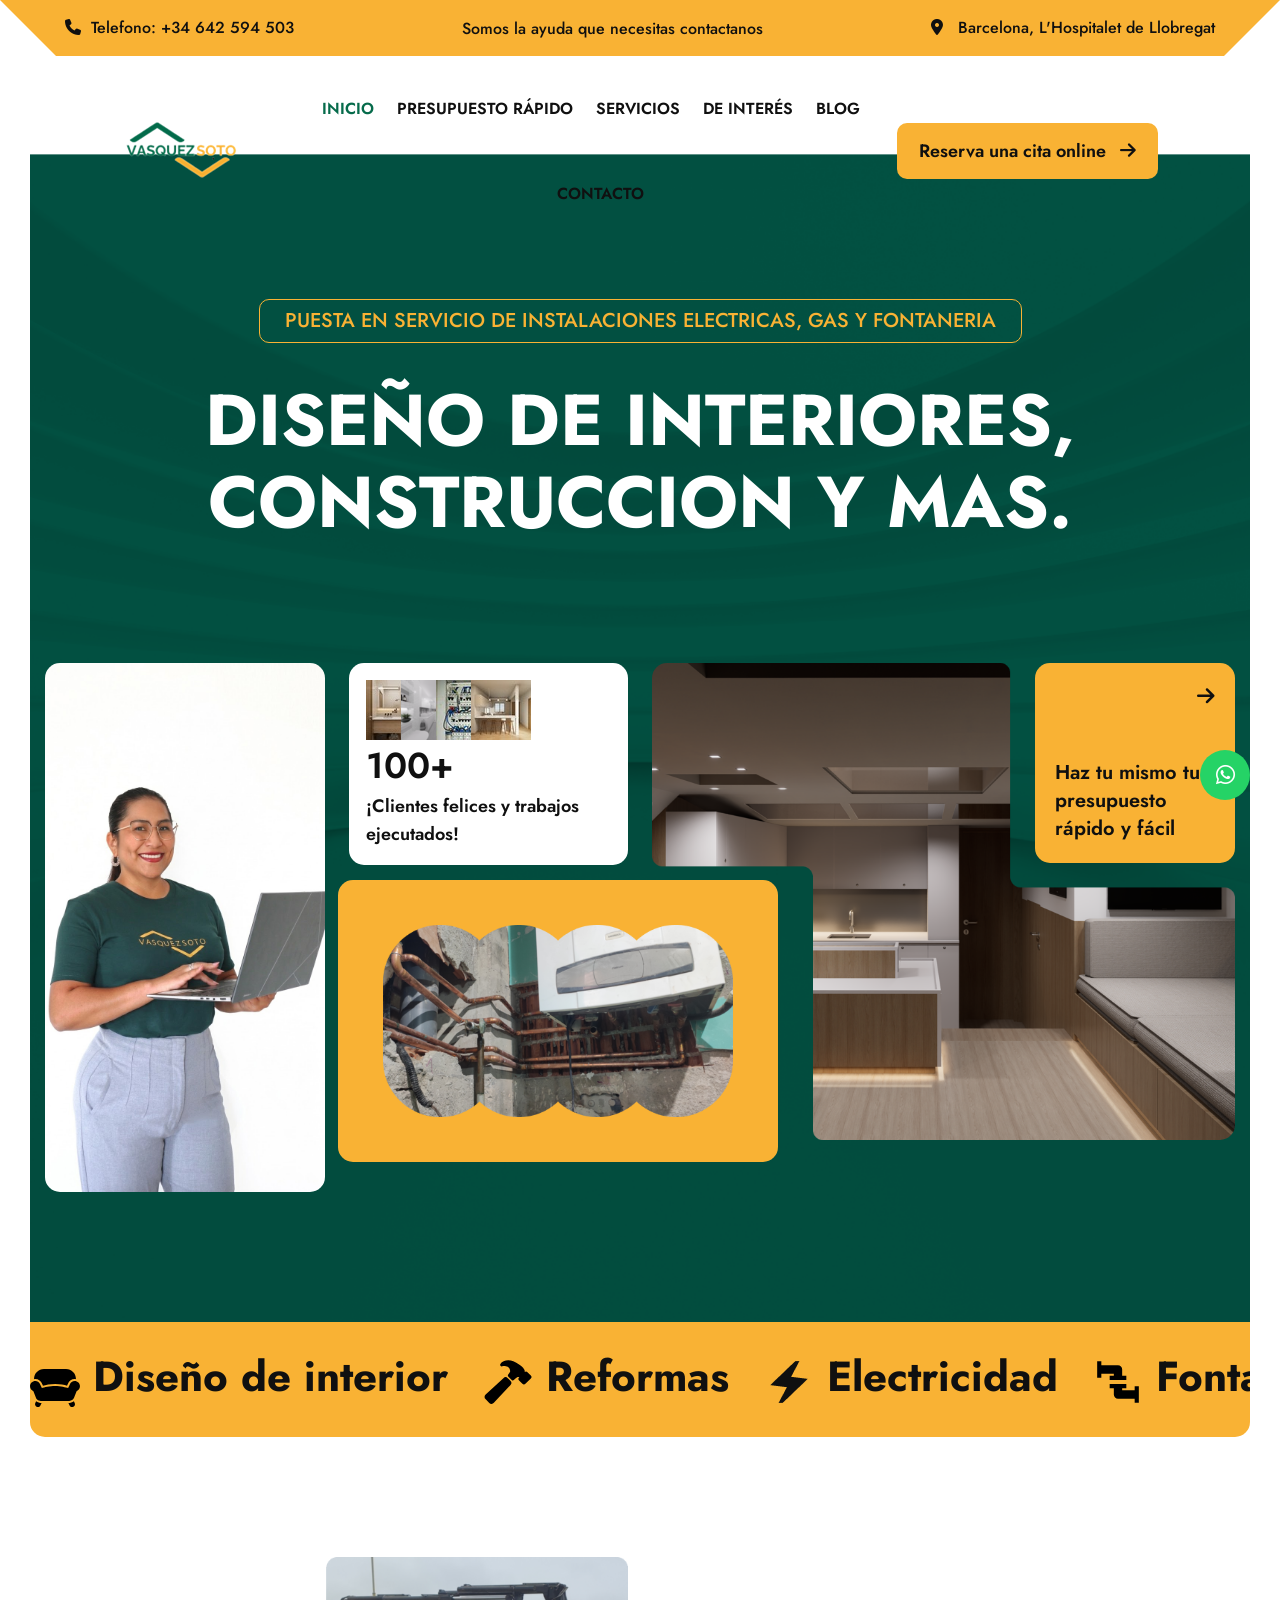
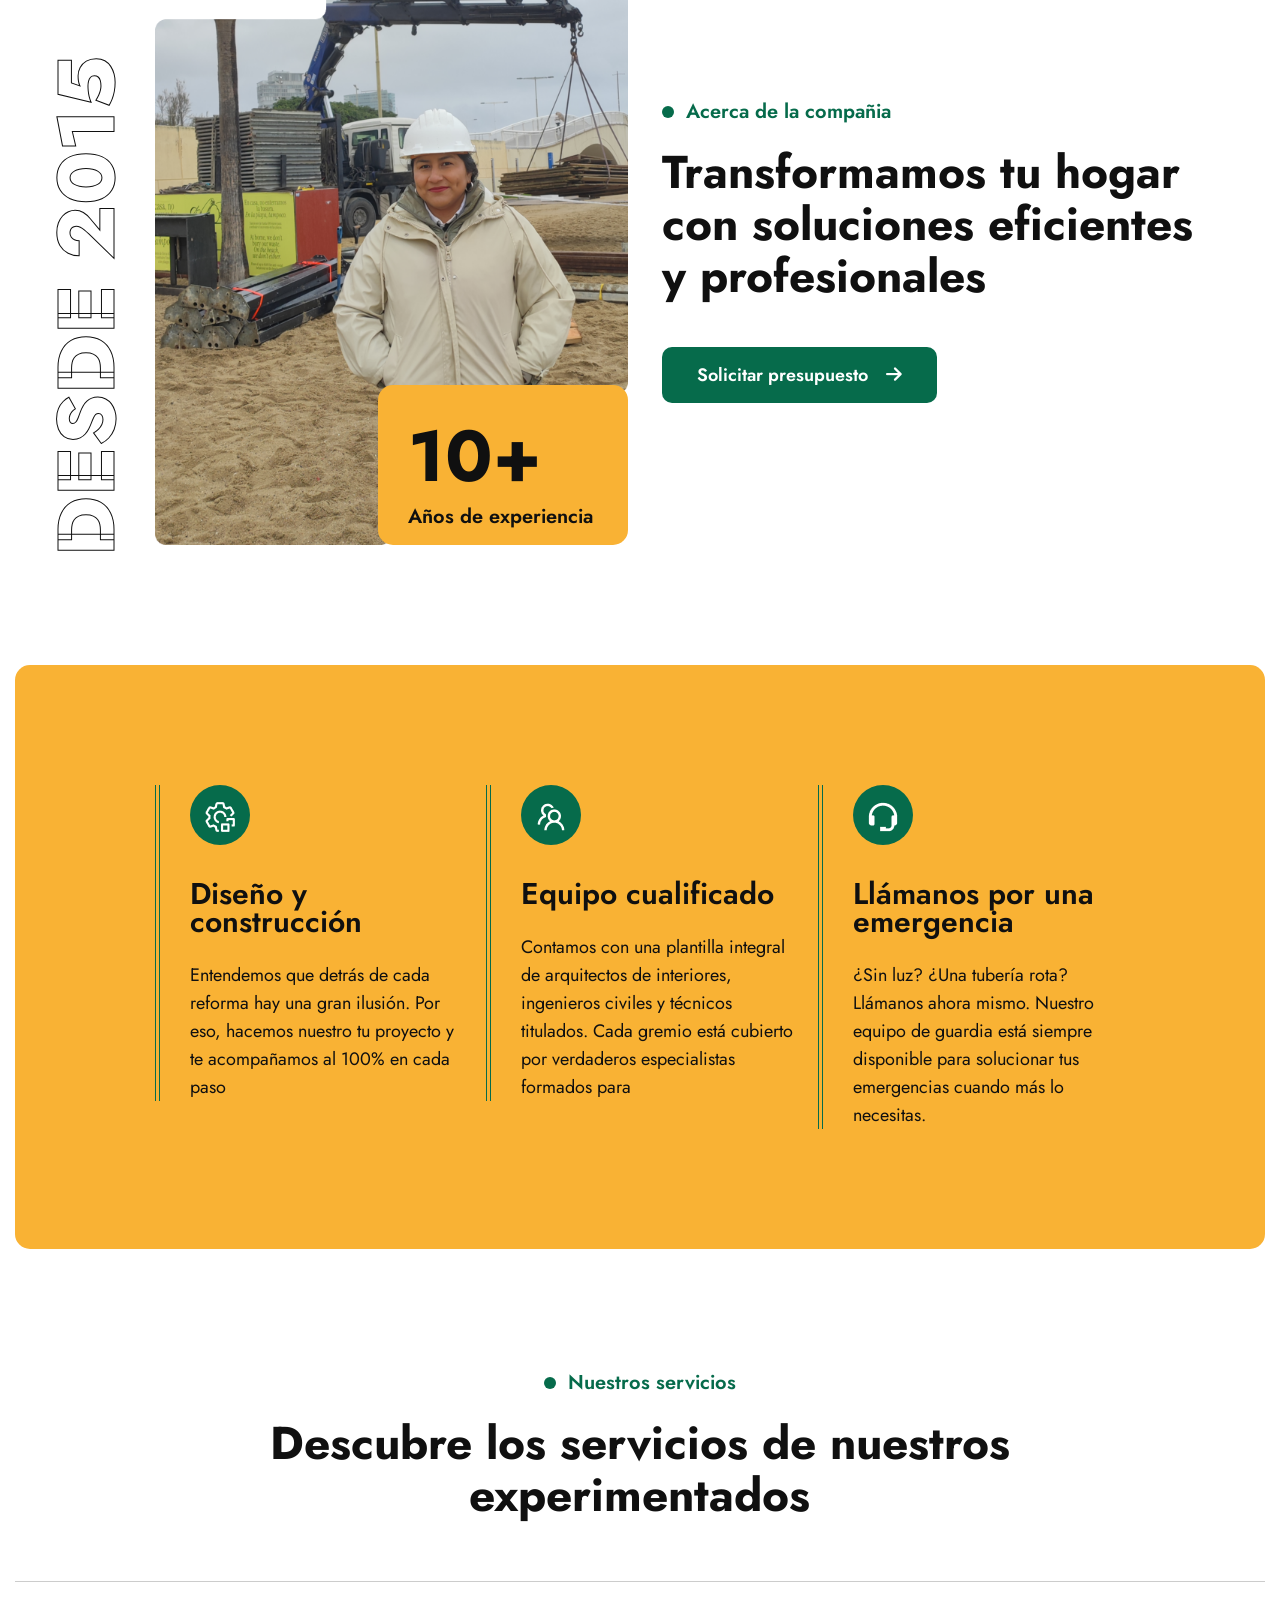
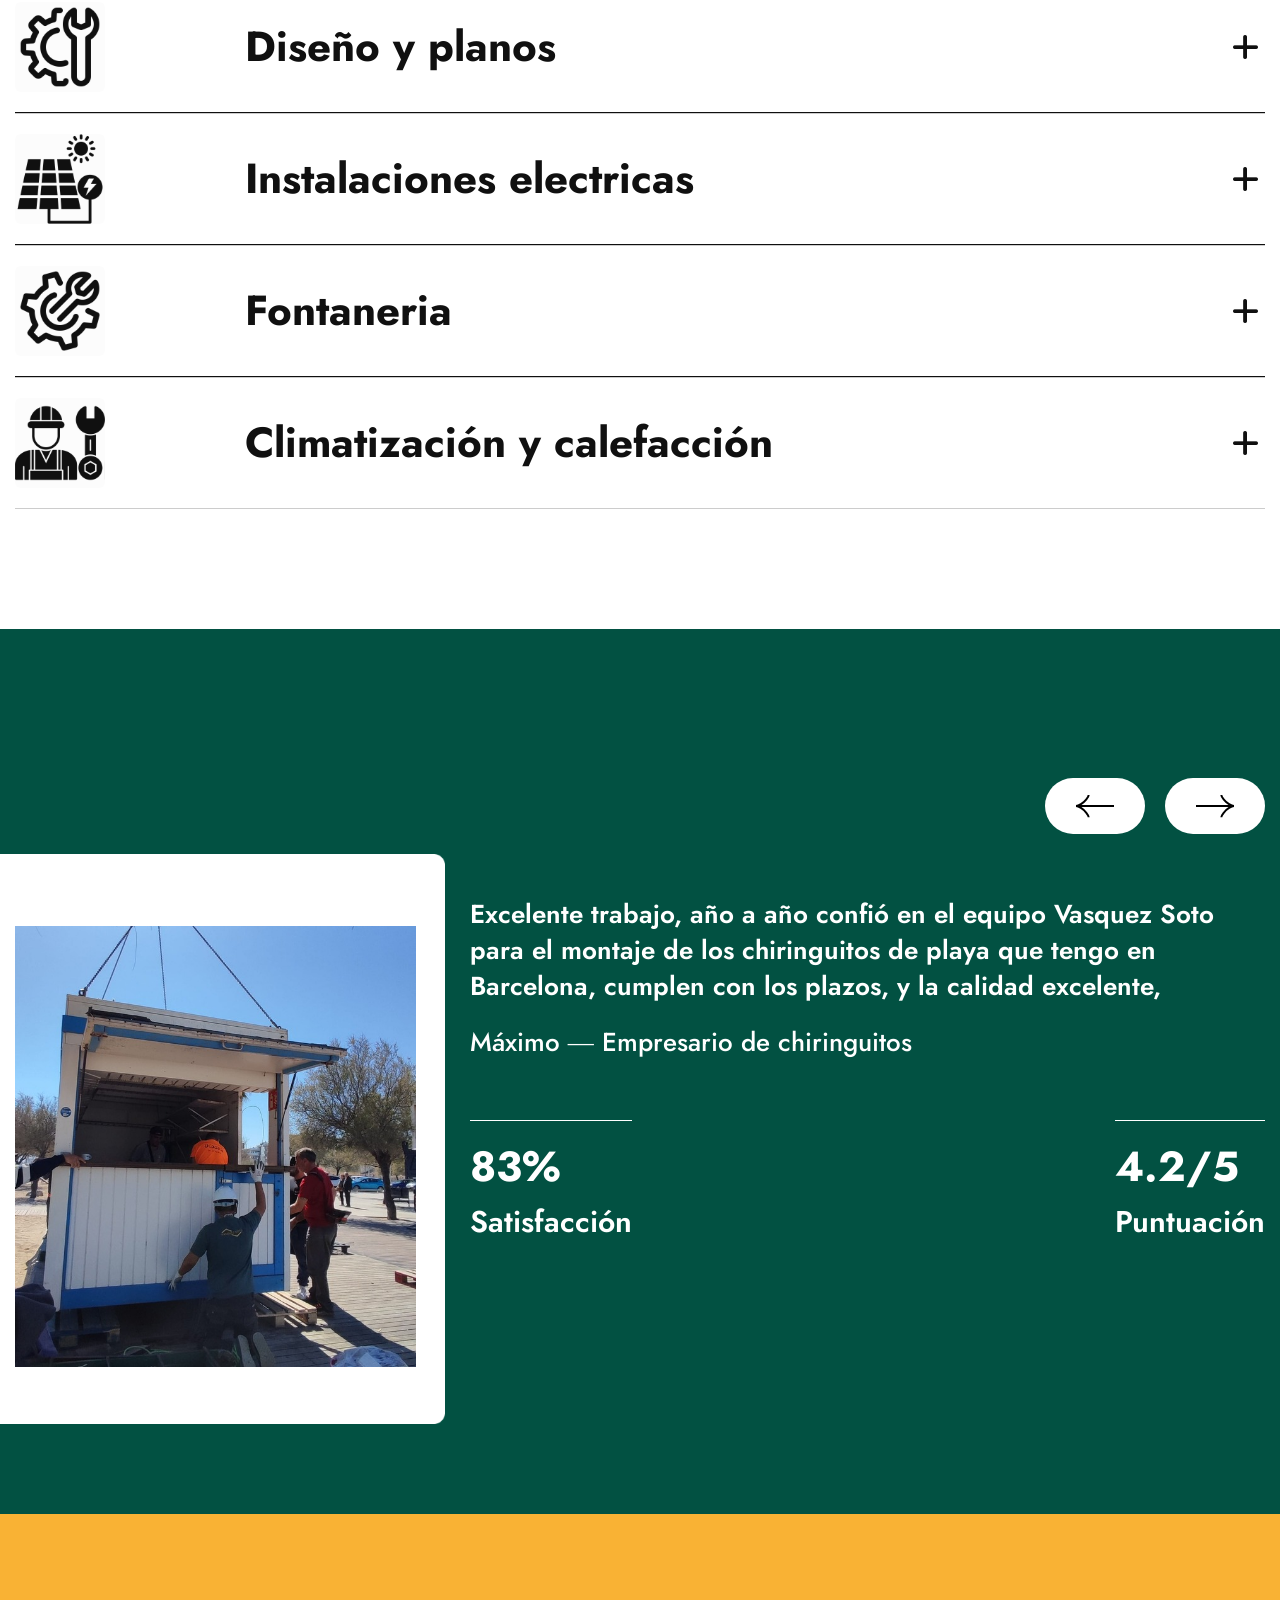
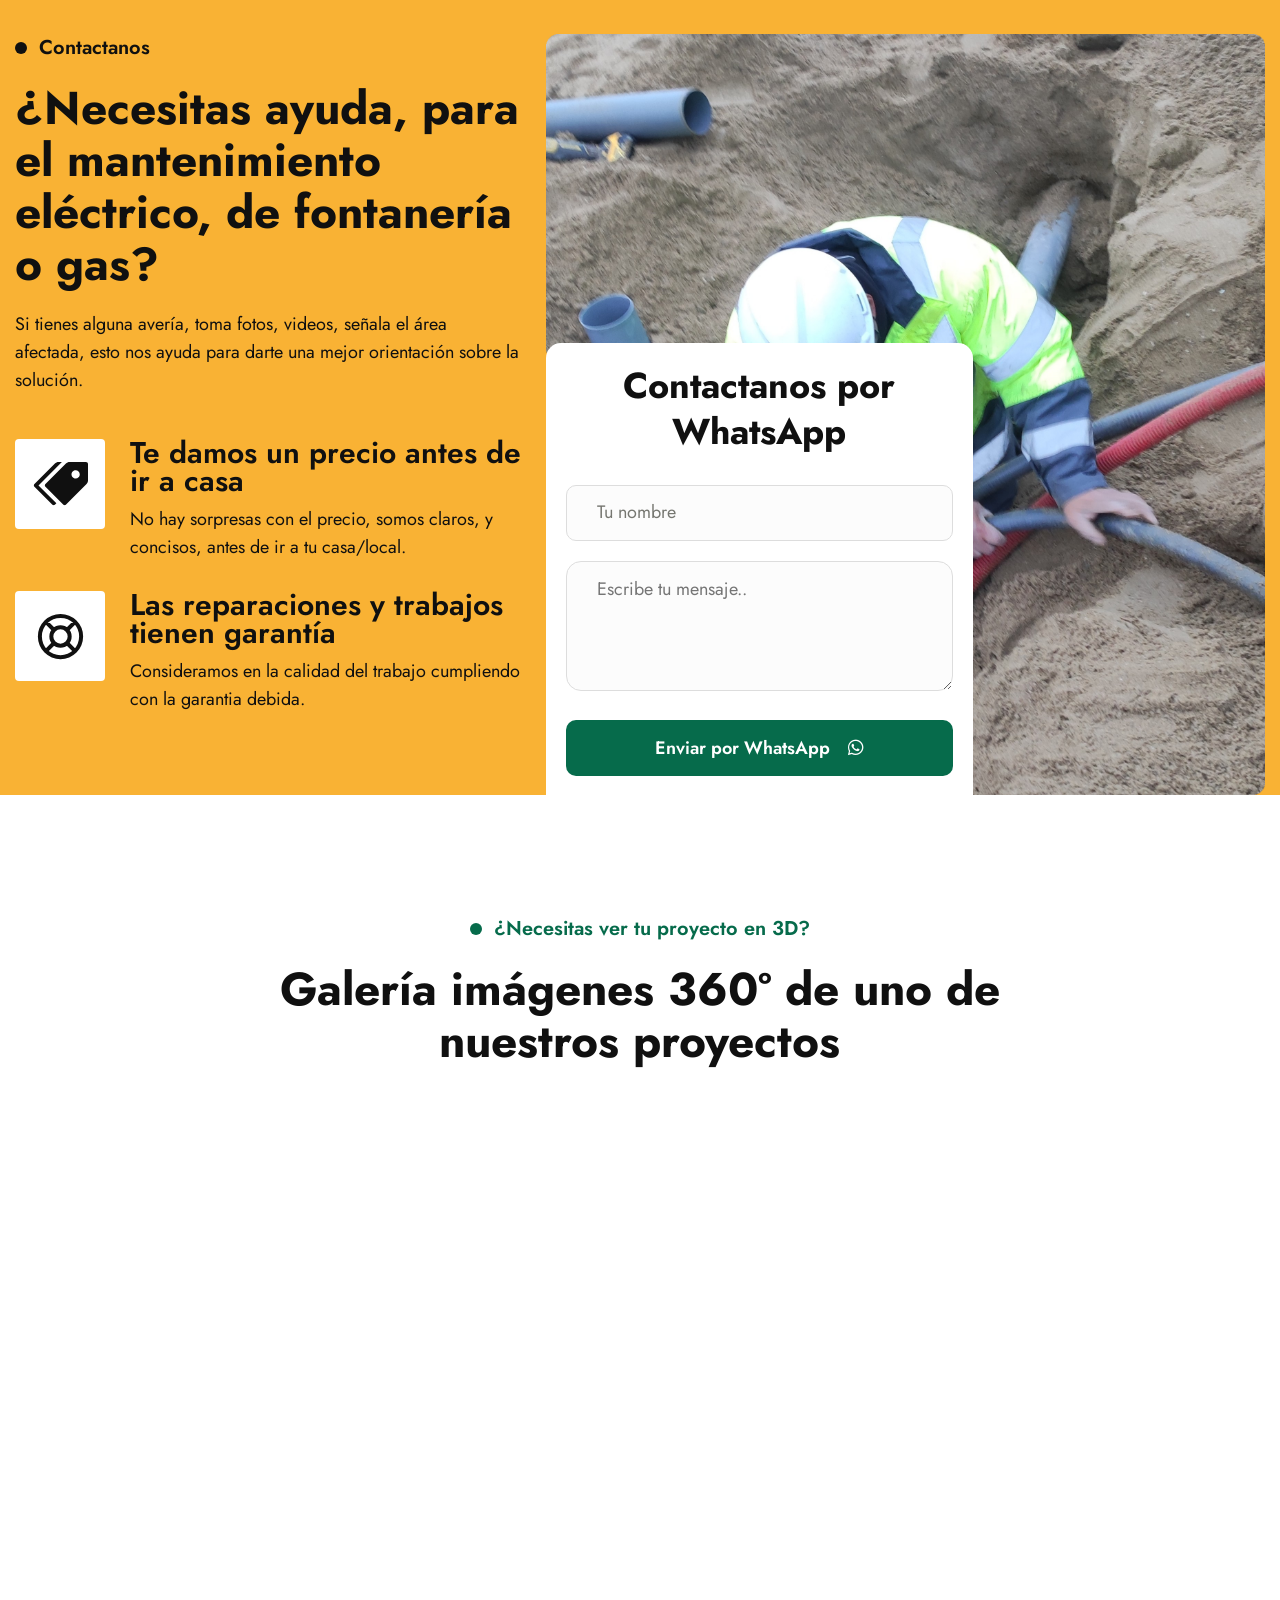
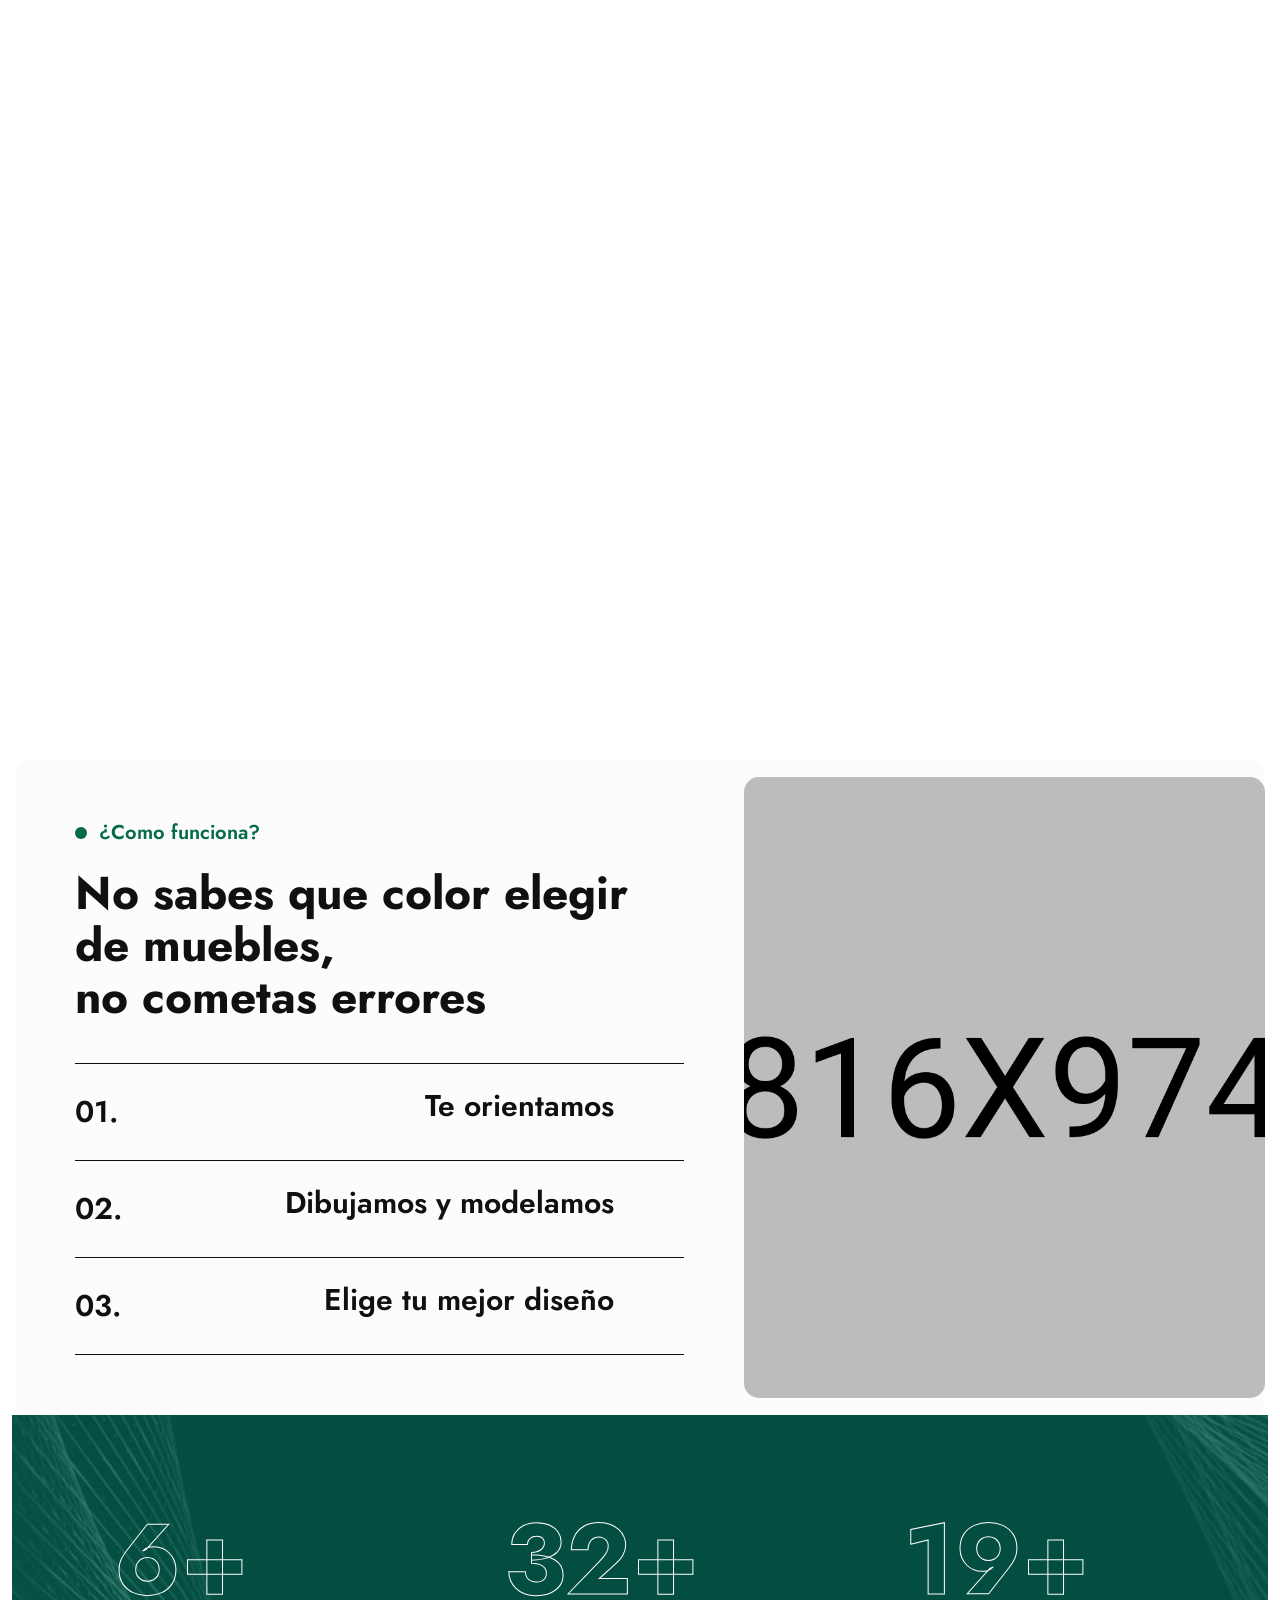
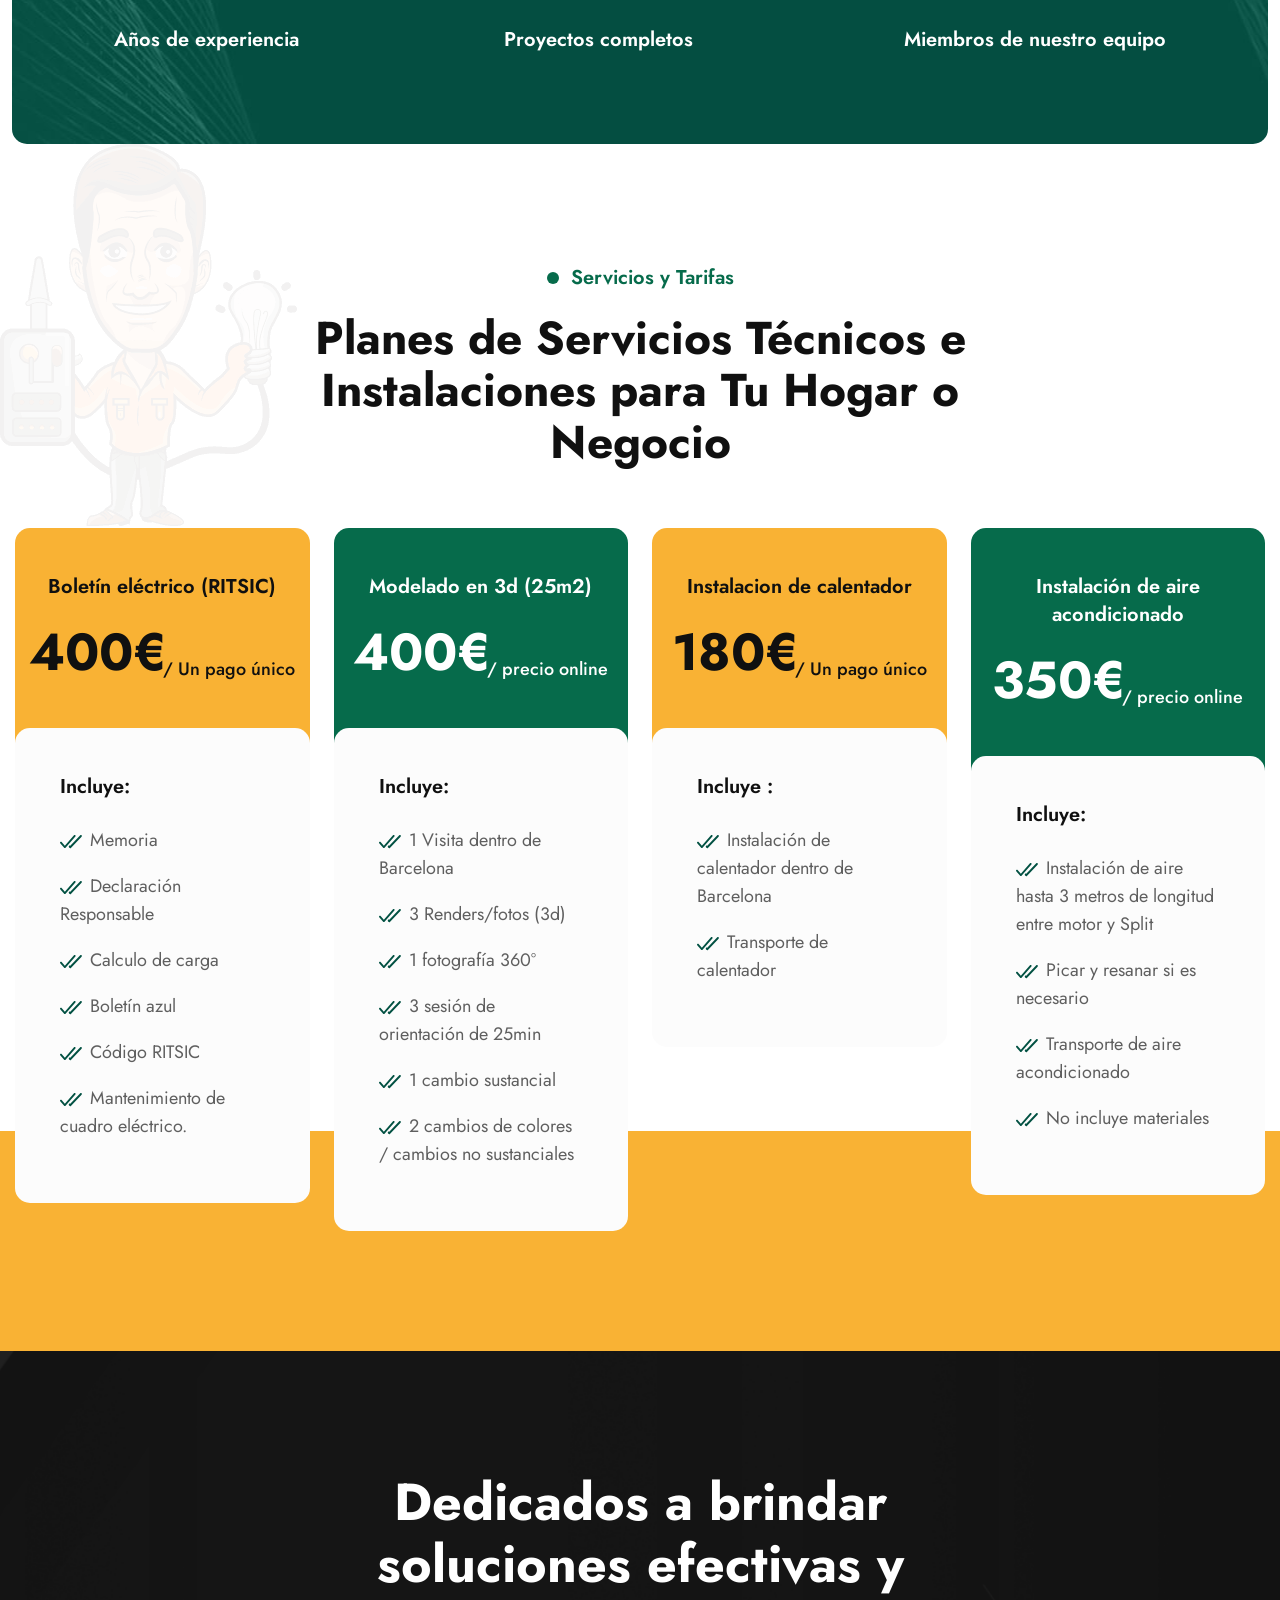
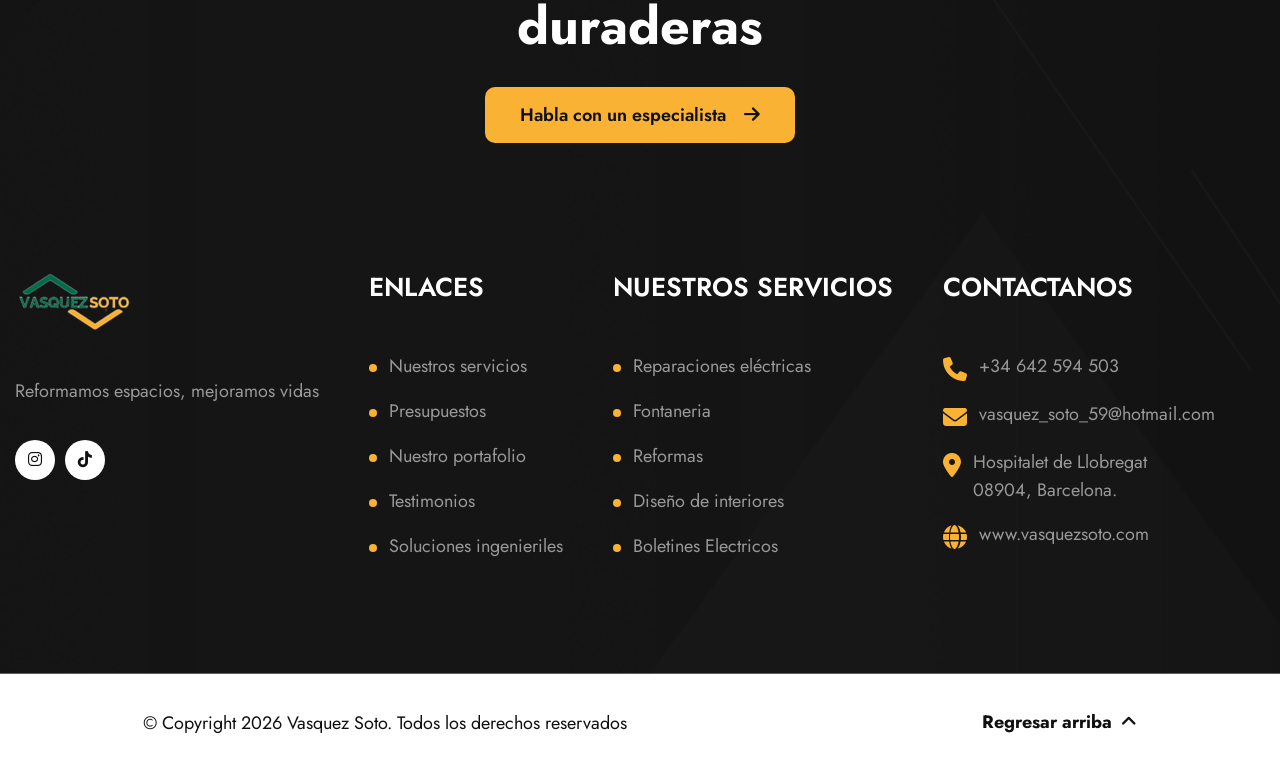
<file: index.html>
<!DOCTYPE html>
<html lang="zxx">

<head>
    <!--=========== Meta Tags ==========-->
    <meta charset="UTF-8">
    <meta http-equiv="X-UA-Compatible" content="IE=edge">
    <meta name="viewport" content="width=device-width, initial-scale=1">
    <meta name="author" content="Rox_Themes">
    <meta name="description" content="Vasquez Soto es una empresa de reformas y servicios de electricidad, fontaneria, climatización y diseño de interiores. Con más de 10 años de experiencia, ofrecemos soluciones integrales para transformar tu hogar. Nuestro equipo de profesionales altamente cualificados se dedica a brindar un servicio eficiente y de calidad, garantizando la satisfacción de nuestros clientes. Desde pequeñas reparaciones hasta proyectos completos de reforma, estamos comprometidos en hacer realidad tus ideas y mejorar tu espacio vital. Contáctanos para descubrir cómo podemos ayudarte a crear el hogar de tus sueños.">
    <!--============= Page title ============ -->
    <title>Vasquez Soto</title>
    <!--===== Favcion =====-->
    <link rel="shortcut icon" href="assets/images/favicon.png">
    <!--===== Bootstrap min.css =====-->
    <link rel="stylesheet" href="assets/css/bootstrap.min.css">
    <!--===== All Min Css =====-->
    <link rel="stylesheet" href="assets/css/all.min.css">
    <!--===== Animate.css =====-->
    <link rel="stylesheet" href="assets/css/animate.css">
    <!--===== MeanMenu.css =====-->
    <link rel="stylesheet" href="assets/css/meanmenu.css">
    <!--===== Swiper Bundle.css =====-->
    <link rel="stylesheet" href="assets/css/swiper-bundle.min.css">
    <!--===== Magnific Popup.css =====-->
    <link rel="stylesheet" href="assets/css/magnific-popup.css">
    <!--===== Text Splitting.css =====-->
    <link rel="stylesheet" href="assets/css/splitting.css">
    <!--===== Main.css =====-->
    <link rel="stylesheet" href="assets/css/main.css">
    <!--===== WhatsApp Float Button =====-->
    <link rel="stylesheet" href="assets/css/whatsapp-flat.css">
    <!--===== Project Kuula =====-->
    <link rel="stylesheet" href="assets/css/project-kuula.css">
</head>

<body>

    <!--===== Preloader Start =====-->
    <div id="preloader" class="preloader">
        <div class="animation-preloader">
            <div class="txt-loading">
                <span data-text-preloader="V" class="letters-loading">
                    V
                </span>
                <span data-text-preloader="A" class="letters-loading">
                    A
                </span>
                <span data-text-preloader="S" class="letters-loading">
                    S
                </span>
                <span data-text-preloader="Q" class="letters-loading">
                    Q
                </span>
                <span data-text-preloader="U" class="letters-loading">
                    U
                </span>
                <span data-text-preloader="E" class="letters-loading">
                    E
                </span>
                <span data-text-preloader="Z" class="letters-loading">
                    Z
                </span>
                <span data-text-preloader="S" class="letters-loading">
                    S
                </span>
                <span data-text-preloader="O" class="letters-loading">
                    O
                </span>
                <span data-text-preloader="T" class="letters-loading">
                    T
                </span>
                <span data-text-preloader="O" class="letters-loading">
                    O
                </span>
            </div>
            <p class="text-center">Cargando...</p>
        </div>
        <div class="loader">
            <div class="row">
                <div class="col-3 loader-section section-left">
                    <div class="bg"></div>
                </div>
                <div class="col-3 loader-section section-left">
                    <div class="bg"></div>
                </div>
                <div class="col-3 loader-section section-right">
                    <div class="bg"></div>
                </div>
                <div class="col-3 loader-section section-right">
                    <div class="bg"></div>
                </div>
            </div>
        </div>
    </div>

    <!--===== Mouse Cursor Start =====-->
    <div class="mouse-cursor cursor-outer"></div>
    <div class="mouse-cursor cursor-inner"></div>

    <!--===== Back To Top Start =====-->
    <button id="back-top" class="back-to-top">
        <i class="fa-solid fa-chevron-up"></i>
    </button>


    <!-- MobileMenu    S T A R T -->
    <div class="global-menu-wrapper onepage-nav">
        <div class="global-menu-area text-center">
            <button class="global-menu-toggle"><i class="fa-solid fa-xmark"></i></button>
            <div class="mobile-logo">
                <a href='#'>
                    <img src="assets/images/logo/logo.png" alt="Vasquez Soto">
                </a>
            </div>
            <nav class="global-mobile-menu">
                <ul>
                    <li class="menu-item-has-children">
                        <a class="active" href='#'>Inicio</a>
                        <ul class="sub-menu">
                            <li><a class="active" href='index.html'>Inicio</a></li>
                            <li><a href='team.html'>Sobre nosotros</a></li>
                        </ul>
                    </li>
                    <li><a href='about.html'>Presupuesto rápido</a></li>
                    <li class="menu-item-has-children">
                        <a href='#'> Servicios </a>
                        <ul class="sub-menu">
                            <li><a href='services.html'>Diseño de interiores</a></li>
                            <li><a href='service-details.html'>Reformas y mantenimientos</a></li>
                        </ul>
                    </li>
                    <li class="menu-item-has-children">
                        <a href='#'> Blog </a>
                        <ul class="sub-menu">
                            <li><a href='blog.html'>Blog</a></li>
                            <li><a href='blog-details.html'>Soluciones ingeniosas</a></li>
                        </ul>
                    </li>
                    <li class="menu-item-has-children">
                        <a href='#'> De interés </a>
                        <ul class="sub-menu">
                            <li><a href='projects.html'>Proyectos</a></li>
                            <li><a href='project-details.html'>Detalle de proyectos</a></li>
                            <li><a href='team.html'>Miembros del equipo</a></li>
                            <li><a href='pricing.html'>Planes de precios</a></li>
                            <li><a href='faq.html'>Para autónomos</a></li>
                            <li><a href='404.html'>¿Dudas?</a></li>
                        </ul>
                    </li>
                    <li><a href='contact.html'>Contacto</a></li>
                </ul>
            </nav>
        </div>
    </div>

    <!-- Header Section    S T A R T -->
    <header class="global-header1 header-layout1">
        <div class="header-top-area">
            <div class="container-1320">
                <div class="header-top-wrapper">
                    <div class="social-content">
                        <ul>
                            <li><a href="tel:234-567-8912"><span><i class="fa-solid fa-phone"></i></span>Telefono:
                                +34 642 594 503
                                </a></li>
                        </ul>
                    </div>
                    <div class="content">
                        <p class="header-top-wrapper__text">Somos la ayuda que necesitas <a
                                href="contact.html">contactanos </a>
                        </p>
                    </div>
                    <div class="social-content">
                        <ul>
                            <li><a href="contact.html"><span><i class="fa-solid fa-location-dot"></i></span>
                                Barcelona, L'Hospitalet de Llobregat</a></li>
                        </ul>
                    </div>
                </div>
            </div>
        </div>
        <div class="sticky-wrapper">
            <!-- Main Menu Area -->
            <div class="container-1600">
                <div class="global-header1-menu-area">
                    <div class="row align-items-center justify-content-between">
                        <div class="col-xl-2 col-2">
                            <div class="header-logo">
                                <a href='#'>
                                    <img src="assets/images/logo/logo.png" alt="Vasquez Soto">
                                </a>
                            </div>
                        </div>
                        <div class="col-xxl-8 col-xl-7 col-2 text-center">
                            <nav class="global-header1-menu-area-main-menu d-none d-xl-inline-block ">
                                <ul>
                                    <li class="global-header1-menu-item-has-children">
                                        <a class='active' href='#'>Inicio</a>
                                        <ul class="sub-menu">
                                            <li><a class='active' href='index.html'>Inicio</a></li>
                                            <li><a href='team.html'>Sobre nosotros</a></li>
                                        </ul>
                                    </li>
                                    <li><a href='about.html'>Presupuesto Rápido</a></li>
                                    <li class="global-header1-menu-item-has-children">
                                        <a href='#'>Servicios</a>
                                        <ul class="sub-menu">
                                            <li><a href='services.html'>Diseño de interiores</a></li>
                                            <li><a href='service-details.html'>Reformas y mantenimientos</a></li>
                                        </ul>
                                    </li>
                                    <li class="global-header1-menu-item-has-children">
                                        <a href='#'> De interés </a>
                                        <ul class="sub-menu">
                                            <li><a href='projects.html'>Proyectos</a></li>
                                            <li><a href='project-details.html'>Detalles de proyecto</a></li>
                                            <li><a href='team.html'>Miembros del equipo</a></li>
                                            <li><a href='pricing.html'>Planes de precios</a></li>
                                            <li><a href='faq.html'>Para autónomos</a></li>
                                            <li><a href='404.html'>¿Dudas?</a></li>
                                        </ul>
                                    </li>
                                    <li class="global-header1-menu-item-has-children">
                                        <a href='#'> Blog </a>
                                        <ul class="sub-menu">
                                            <li><a href='blog.html'>Blog</a></li>
                                            <li><a href='blog-details.html'>Soluciones ingeniosas</a></li>
                                        </ul>
                                    </li>
                                    <li><a href='contact.html'>Contacto</a></li>
                                </ul>
                            </nav>
                            <div class="header-button d-xl-none">
                                <button type="button" class="global-menu-toggle sidebar-btn">
                                    <span class="line"></span>
                                    <span class="line"></span>
                                    <span class="line"></span>
                                </button>
                            </div>
                        </div>
                        <div class="col-xxl-2 col-xl-3 d-none d-xl-block text-end">
                            <div class="global-header1-header-button">
                                <div class="btn-wrapper">
                                    <a class="theme-btn style2" href="contact.html">Reserva una cita online <i
                                            class="fa-solid fa-arrow-right"></i></a>
                                </div>
                            </div>
                        </div>
                    </div>
                </div>
            </div>
        </div>
    </header>

    <!-- Intro Section S T A R T -->
    <section id="intro" class="intro1 fix">
        <div class="intro1-bg bg-img" style="background-image: url(assets/images/intro/intro-bg1_1.png);">
            <div class="container-1600">
                <div class="intro1-top wow fadeInUp" data-wow-delay=".3s">
                    <h6 class="intro1-top__subtitle">PUESTA EN SERVICIO DE INSTALACIONES ELECTRICAS, GAS Y FONTANERIA</h6>
                    <h1 class="intro1-top__title">DISEÑO DE INTERIORES, CONSTRUCCION Y MAS.</h1>
                </div>
                <div class="row">
                    <div class="col-xl-6">
                        <div class="intro1-left">
                            <div class="row">
                                <div class="col-md-6">
                                    <div class="intro1-left__thumb wow fadeInUp" data-wow-delay=".5s">
                                        <img src="assets/images/intro/yessica.jpg" alt="thumb">
                                    </div>
                                </div>
                                <div class="col-md-6">
                                    <div class="intro1-left__card wow fadeInUp" data-wow-delay=".7s">
                                        <div class="intro1-left__card-avatar">
                                            <img src="assets/images/intro/p1.jpg" alt="avatar">
                                            <img src="assets/images/intro/p2.jpg" alt="avatar">
                                            <img src="assets/images/intro/p3.jpg" alt="avatar">
                                            <img src="assets/images/intro/p4.jpg" alt="avatar">
                                        </div>
                                        <h3 class="intro1-left__card-title"><span class="counters-item">100</span>+</h3>
                                        <p class="intro1-left__card-text">¡Clientes felices y trabajos ejecutados!</p>
                                    </div>
                                    <div class="intro1-left__thumb img2 wow fadeInUp" data-wow-delay=".4s">
                                        <div class="intro2-thumb__one"
                                            data-mask-src="assets/images/intro/intro-thumb1_2.png"><img
                                                src="assets/images/intro/job-1.png" alt="thumb"></div>
                                    </div>
                                </div>
                            </div>
                        </div>
                    </div>
                    <div class="col-xl-6">
                        <div class="intro1-right wow fadeInUp" data-wow-delay=".3s">
                            <div class="intro1-right__thumb">
                                <div class="about2-thumb__two" data-mask-src="assets/images/intro/intro-thumb1_3.png">
                                    <img src="assets/images/intro/render-cocina.png" alt="thumb">
                                </div>
                            </div>
                            <div class="intro1-right__card">
                                <a class="text-end" href="about.html"><i class="fa-solid fa-arrow-right"></i></a>
                                <a href="about.html"> Haz tu mismo tu presupuesto rápido y fácil </a>
                            </div>
                        </div>
                    </div>
                </div>
            </div>
        </div>
    </section>

    <!-- Marquee Section S T A R T -->
    <div class="marquee1 fix">
        <div class="marquee1-scrolling">
            <div class="marquee1-scrolling__item">
                <div class="marquee1-scrolling__item-text"><span><img src="assets/images/icon/sofa.svg"
                                                                      alt="img" width="50" height="50"></span> Diseño de interior</div>
                <div class="marquee1-scrolling__item-text"><span><img src="assets/images/icon/hammer.svg"
                                                                      alt="img" width="50" height="50"></span> Reformas</div>
                <div class="marquee1-scrolling__item-text"><span><img src="assets/images/marquee/marquee1_1.png"
                                                                      alt="img"></span> Electricidad</div>
                <div class="marquee1-scrolling__item-text"><span><img src="assets/images/icon/pipe-disconnected.svg"
                                                                      alt="img" width="50" height="50"></span> Fontaneria</div>
                <div class="marquee1-scrolling__item-text"><span><img src="assets/images/icon/furnace.svg"
                                                                      alt="img" width="50" height="50"></span> Montaje de calentadores y calderas</div>
                <div class="marquee1-scrolling__item-text"><span><img src="assets/images/icon/air-conditioner.svg"
                                                                      alt="img" width="50" height="50"></span> Instalación de aire acondicionado</div>
                <div class="marquee1-scrolling__item-text"><span><img src="assets/images/icon/certificate-2.svg"
                                                                      alt="img" width="50" height="50"></span> Boletines</div>
            </div>

            <div class="marquee1-scrolling__item">
                <div class="marquee1-scrolling__item-text"><span><img src="assets/images/icon/sofa.svg"
                                                                      alt="img" width="50" height="50"></span> Diseño de interior</div>
                <div class="marquee1-scrolling__item-text"><span><img src="assets/images/icon/hammer.svg"
                                                                      alt="img" width="50" height="50"></span> Reformas</div>
                <div class="marquee1-scrolling__item-text"><span><img src="assets/images/marquee/marquee1_1.png"
                                                                      alt="img"></span> Electricidad</div>
                <div class="marquee1-scrolling__item-text"><span><img src="assets/images/icon/pipe-disconnected.svg"
                                                                      alt="img" width="50" height="50"></span> Fontaneria</div>
                <div class="marquee1-scrolling__item-text"><span><img src="assets/images/icon/furnace.svg"
                                                                      alt="img" width="50" height="50"></span> Montaje de calentadores y calderas</div>
                <div class="marquee1-scrolling__item-text"><span><img src="assets/images/icon/air-conditioner.svg"
                                                                      alt="img" width="50" height="50"></span> Instalación de aire acondicionado</div>
                <div class="marquee1-scrolling__item-text"><span><img src="assets/images/icon/certificate-2.svg"
                                                                      alt="img" width="50" height="50"></span> Boletines</div>
            </div>
        </div>
    </div>

    <!-- About Section S T A R T -->
    <section class="about1 section-right section-padding fix">
        <div class="container-1600">
            <div class="row gx-80 align-items-center">
                <div class="col-lg-6">
                    <div class="about1-left wow fadeInLeft" data-wow-delay=".3s">
                        <div class="about1-left__thumb" data-mask-src="assets/images/about/about1_1.png">
                            <img src="assets/images/about/job-2.png" alt="thumb">
                        </div>
                        <div class="about1-left__experience">
                            <h3 class="about1-left__experience-counter"><span class="counters-item">10</span>+</h3>
                            <p class="about1-left__experience-text">Años de experiencia</p>
                        </div>
                        <h2 class="about1-left__year">DESDE 2015</h2>
                    </div>
                </div>
                <div class="col-lg-6">
                    <div class="about1-content">
                        <div class="section-title wow fadeInUp" data-wow-delay=".3s">
                            <h6 class="section-title__subtitle">Acerca de la compañia</h6>
                            <h2 class="section-title__title">Transformamos tu hogar con soluciones eficientes y profesionales</h2>

                        </div>

                        <div class="about1-content__btn-wrapper wow fadeInUp" data-wow-delay=".7s">
                            <a class="theme-btn style1" href="contact.html">Solicitar presupuesto <span><i
                                        class="fa-solid fa-arrow-right"></i></span></a>
                        </div>
                    </div>
                </div>
            </div>
        </div>
    </section>

    <!-- Feature Section S T A R T -->
    <section class="feature1">
        <div class="container-1600">
            <div class="feature1-bg">
                <div class="row">
                    <div class="col-xl-4 col-md-6">
                        <div class="feature1-card wow fadeInUp" data-wow-delay=".3s">
                            <div class="feature1-card__icon">
                                <img src="assets/images/feature/feature1_1.png" alt="img">
                            </div>
                            <h3 class="feature1-card__title"> Diseño y construcción </h3>
                            <p class="feature1-card__text">Entendemos que detrás de cada reforma hay una gran ilusión. Por eso, hacemos nuestro tu proyecto y te acompañamos al 100% en cada paso</p>
                        </div>
                    </div>
                    <div class="col-xl-4 col-md-6">
                        <div class="feature1-card wow fadeInUp" data-wow-delay=".5s">
                            <div class="feature1-card__icon">
                                <img src="assets/images/feature/feature1_2.png" alt="img">
                            </div>
                            <h3 class="feature1-card__title"> Equipo cualificado</h3>
                            <p class="feature1-card__text">Contamos con una plantilla integral de arquitectos de interiores, ingenieros civiles y técnicos titulados. Cada gremio está cubierto por verdaderos especialistas formados para </p>
                        </div>
                    </div>
                    <div class="col-xl-4 col-md-6">
                        <div class="feature1-card wow fadeInUp" data-wow-delay=".7s">
                            <div class="feature1-card__icon">
                                <img src="assets/images/feature/feature1_3.png" alt="img">
                            </div>
                            <h3 class="feature1-card__title"> Llámanos por una emergencia</h3>
                            <p class="feature1-card__text">¿Sin luz? ¿Una tubería rota? Llámanos ahora mismo. Nuestro equipo de guardia está siempre disponible para solucionar tus emergencias cuando más lo necesitas.</p>
                        </div>
                    </div>
                </div>
            </div>
        </div>
    </section>

    <!-- Service Section S T A R T -->
    <section class="service1 section-padding fix">
        <div class="container-1600">
            <div class="row justify-content-center mb-60">
                <div class="col-xxl-6 col-xl-8">
                    <div class="section-title text-center wow fadeInUp" data-wow-delay=".3s">
                        <h6 class="section-title__subtitle"> Nuestros servicios</h6>
                        <h2 class="section-title__title">Descubre los servicios de nuestros experimentados</h2>
                    </div>
                </div>
            </div>
            <div class="row">
                <div class="col-12">
                    <div class="service1-wrapper">
                        <div class="accordion" id="accordionExample">
                            <div class="global-accordion-item wow fadeInUp" data-wow-delay=".4s">
                                <div class="global-accordion-header">
                                    <div class="global-accordion-button collapsed" data-bs-toggle="collapse" role="group"
                                        data-bs-target="#collapseOne" aria-expanded="true" aria-controls="collapseOne">
                                        <div class="question">
                                            <span class="question-icon"><img class="svg-img"
                                                    src="assets/images/service/service-icon1_1.svg" alt="icon"></span>
                                            Diseño y planos
                                        </div>

                                        <span class="icon"><i class="fa-solid fa-plus"></i></span>
                                        <span class="icon2"><i class="fa-solid fa-minus"></i></span>
                                    </div>
                                </div>
                                <div id="collapseOne" class="global-accordion-collapse collapse"
                                    data-bs-parent="#accordionExample">
                                    <div class="global-accordion-body">
                                        <p>Diseñar a medida de cada cliente, es hacer un analisis de su estilo de vida,el presupuesto que tiene para la reforma
                                            los materiales que podrian ir en su nuevo hogar, darle opciones para que se pueda sentir mejor.</p>
                                        <div class="body-thumb">
                                            <img src="assets/images/service/service-thumb1_1.jpg" alt="thumb">
                                        </div>
                                    </div>
                                </div>
                            </div>

                            <div class="global-accordion-item wow fadeInUp" data-wow-delay=".5s">
                                <div class="global-accordion-header">
                                    <div class="global-accordion-button collapsed" data-bs-toggle="collapse"
                                        role="group" data-bs-target="#collapseTwo" aria-expanded="true"
                                        aria-controls="collapseTwo">
                                        <div class="question">
                                            <span class="question-icon"><img class="svg-img"
                                                    src="assets/images/service/service-icon1_2.svg" alt="icon"></span>
                                            Instalaciones electricas
                                        </div>

                                        <span class="icon"><i class="fa-solid fa-plus"></i></span>
                                        <span class="icon2"><i class="fa-solid fa-minus"></i></span>
                                    </div>
                                </div>
                                <div id="collapseTwo" class="global-accordion-collapse collapse"
                                    data-bs-parent="#accordionExample">
                                    <div class="global-accordion-body">
                                        <p> Las instalcianos electricas se hacen con un profesional cualificado, en 
                                            nuestro equipo tenemos profesionales con mas de 15 años de experiencia
                                            Si tienes planeado cambiar la potencia, darte de alta, o cambiar de titular 
                                            estas con las personas correctas,</p>
                                        <div class="body-thumb">
                                            <img src="assets/images/service/service-thumb1_1.jpg" alt="thumb">
                                        </div>
                                    </div>
                                </div>
                            </div>

                            <div class="global-accordion-item wow fadeInUp" data-wow-delay=".6s">
                                <div class="global-accordion-header">
                                    <div class="global-accordion-button collapsed" data-bs-toggle="collapse"
                                        role="group" data-bs-target="#collapseThree" aria-expanded="true"
                                        aria-controls="collapseThree">
                                        <div class="question">
                                            <span class="question-icon"><img class="svg-img"
                                                    src="assets/images/service/service-icon1_3.svg"
                                                    alt="icon"></span>Fontaneria
                                        </div>

                                        <span class="icon"><i class="fa-solid fa-plus"></i></span>
                                        <span class="icon2"><i class="fa-solid fa-minus"></i></span>
                                    </div>
                                </div>
                                <div id="collapseThree" class="global-accordion-collapse collapse"
                                    data-bs-parent="#accordionExample">
                                    <div class="global-accordion-body">
                                        <p>Los sistemas de agua fría, caliente y saneamiento se distribuyen por la vivienda mediante tuberías específicas que parten de la acometida y llegan a cada punto de consumo.
Se emplean materiales como cobre, CPVC, PEX, PVC o polipropileno, cada uno con límites de temperatura y usos concretos.
Los problemas más comunes incluyen corrosión, cal, condensación y pendientes incorrectas, que se solucionan con aislamiento, descalcificación y purgadores.  </p>
                                        <div class="body-thumb">
                                            <img src="assets/images/service/service-thumb1_1.jpg" alt="thumb">
                                        </div>
                                    </div>
                                </div>
                            </div>

                            <div class="global-accordion-item wow fadeInUp" data-wow-delay=".7s">
                                <div class="global-accordion-header">
                                    <div class="global-accordion-button collapsed" data-bs-toggle="collapse"
                                        role="group" data-bs-target="#collapseFour" aria-expanded="true"
                                        aria-controls="collapseFour">
                                        <div class="question">
                                            <span class="question-icon"><img class="svg-img"
                                                    src="assets/images/service/service-icon1_4.svg"
                                                    alt="icon"></span>Climatización y calefacción
                                        </div>

                                        <span class="icon"><i class="fa-solid fa-plus"></i></span>
                                        <span class="icon2"><i class="fa-solid fa-minus"></i></span>
                                    </div>
                                </div>
                                <div id="collapseFour" class="global-accordion-collapse collapse"
                                    data-bs-parent="#accordionExample">
                                    <div class="global-accordion-body">
                                        <p>Tenemos la certificación de climatización, te orientamos en el tamaño y marca 
                                           del equipo que más te conviene a tus necesidades. Instalamos aires acondicionados, 
                                           calderas y tanques de agua electricos, también soldamos en cobre.
                                           No esperes a ultima hora</p>
                                        <div class="body-thumb">
                                            <img src="assets/images/service/service-thumb1_1.jpg" alt="thumb">
                                        </div>
                                    </div>
                                </div>
                            </div>
                        </div>
                    </div>
                </div>
            </div>
        </div>
    </section>

    <!-- Testimonial Section S T A R T -->
    <section class="testimonial1 fix bg-img slider-nav-area"
        style="background-image: url(assets/images/testimonial/testi-bg1_1.png);">
        <div class="container-1600">
            <div class="row align-items-center justify-content-between mb-60">
                <div class="col-md-6">
                    <div class="section-title wow fadeInUp" data-wow-delay=".3s">
                        <h6 class="section-title__subtitle">Enfoque en el cliente</h6>
                        <h2 class="section-title__title">¿Qué opinan de nosotros?</h2>
                    </div>
                </div>
                <div class="col-md-6">
                    <div class="swiper-arrow">
                        <div class="swiper-nav swiper-next"><img class="svg-img"
                                src="assets/images/icon/white-arrow-left.svg" alt="arrow">
                        </div>
                        <div class="swiper-nav swiper-prev"><img class="svg-img"
                                src="assets/images/icon/white-arrow-right.svg" alt="arrow"></div>
                    </div>
                </div>
            </div>
            <div class="row">
                <div class="col-lg-4">
                    <div class="testimonial1__thumb wow fadeInLeft" data-wow-delay=".3s">
                        <img src="assets/images/testimonial/testi-thumb1_1_vz.jpg" alt="thumb">
                    </div>
                </div>
                <div class="col-lg-8 wow fadeInRight" data-wow-delay=".3s">
                    <div class="testimonial1-content">
                        <div class="swiper testimonial1-slider">
                            <div class="swiper-wrapper">
                                <div class="swiper-slide ">
                                    <div class="testimonial1-card">
                                        <p class="testimonial1-card__text">Excelente trabajo,
                                            año a año confió en el equipo Vasquez Soto para el montaje de los chiringuitos de playa que tengo en Barcelona, cumplen con los plazos, y la calidad excelente,</p>
                                        <h6 class="testimonial1-card__user"><span class="name">Máximo ―</span>
                                            Empresario de chiringuitos </h6>
                                    </div>
                                </div>
                            </div>
                        </div>

                        <div class="testimonial1-achivement">
                            <div class="testimonial1-achivement-card">
                                <h4 class="testimonial1-achivement-card__count"><span class="counters-item">95</span>%
                                </h4>
                                <h5 class="testimonial1-achivement-card__title">Satisfacción</h5>
                                <p class="testimonial1-achivement-card__text"></p>
                            </div>
                            <div class="testimonial1-achivement-card">
                                <h4 class="testimonial1-achivement-card__count"><span class="counters-item">4.8</span>/5
                                </h4>
                                <h5 class="testimonial1-achivement-card__title">Puntuación</h5>
                                <p class="testimonial1-achivement-card__text"></p>
                            </div>
                        </div>
                    </div>
                </div>
            </div>
        </div>
    </section>

    <!-- Contact Section S T A R T -->
    <section class="contact1 fix">
        <div class="container-1600">
            <div class="row gx-140">
                <div class="col-lg-5">
                    <div class="contact1-content">
                        <div class="section-title wow fadeInUp" data-wow-delay=".3s">
                            <h6 class="section-title__subtitle">Contactanos</h6>
                            <h2 class="section-title__title">¿Necesitas ayuda, para el mantenimiento eléctrico, de fontanería o gas?</h2>
                            <p class="section-title__text">Si tienes alguna avería, toma fotos, videos, señala el área afectada, esto nos ayuda para darte una mejor orientación sobre la solución.</p>
                        </div>
                        <div class="contact1-content-list wow fadeInUp" data-wow-delay=".5s">
                            <div class="contact1-content-list__icon">
                                <img class="svg-img" src="assets/images/icon/contact-icon1_1.svg" alt="icon">
                            </div>
                            <div class="contact1-content-list-content">
                                <h5 class="contact1-content-list-content__title">Te damos un precio antes de ir a casa</h5>
                                <p class="contact1-content-list-content__text">No hay  sorpresas con el precio, somos claros, y concisos, antes de ir a tu casa/local.</p>
                            </div>
                        </div>
                        <div class="contact1-content-list wow fadeInUp" data-wow-delay=".6s">
                            <div class="contact1-content-list__icon">
                                <img class="svg-img" src="assets/images/icon/contact-icon1_2.svg" alt="icon">
                            </div>
                            <div class="contact1-content-list-content">
                                <h5 class="contact1-content-list-content__title">Las reparaciones y trabajos tienen garantía</h5>
                                <p class="contact1-content-list-content__text">Consideramos en la calidad del trabajo cumpliendo con la garantia debida.</p>
                            </div>
                        </div>
                    </div>
                </div>
                <div class="col-lg-7">
                    <div class="contact1-input">
                        <div class="contact1-input__thumb" data-mask-src="assets/images/contact/contact-thumb1_1.png">
                            <img src="assets/images/contact/contact-thumb1_vz.jpg" alt="thumb">
                        </div>
                        <div class="contact1-input__form wow fadeInUp" data-wow-delay=".3s">
                            <h4 class="contact1-input__form-title">Contactanos por WhatsApp</h4>
                            <form id="whatsapp-form" class="content-form-items" onsubmit="sendWhatsApp(event)">
                                <div class="row g-4">
                                    <div class="col-lg-12"
                                        style="visibility: visible; animation-delay: 0.3s; animation-name: fadeInUp;">
                                        <div class="form-clt">
                                            <input type="text" name="name" id="name" placeholder="Tu nombre" required>
                                        </div>
                                        <div class="form-clt">
                                            <textarea name="message" id="message"
                                                placeholder="Escribe tu mensaje.." required></textarea>
                                        </div>
                                        <div class="contact1-input__form-button-wrapper">
                                            <button class="theme-btn style1" type="submit">Enviar por WhatsApp <i
                                                    class="fa-brands fa-whatsapp"></i></button>
                                        </div>
                                    </div>
                                </div>
                            </form>
                        </div>
                    </div>
                </div>
            </div>
        </div>
    </section>

    <!-- Project Section S T A R T -->
    <section class="project1 section-padding fix">
        <div class="container-1600">
            <div class="row justify-content-center mb-60">
                <div class="col-xxl-6 col-xl-8">
                    <div class="section-title text-center wow fadeInUp" data-wow-delay=".3s">
                        <h6 class="section-title__subtitle">¿Necesitas ver tu proyecto en 3D?</h6>
                        <h2 class="section-title__title">Galería imágenes 360º de uno de nuestros proyectos</h2>
                    </div>
                </div>
            </div>
            <div class="row gy-3">
                <div class="col-xl-4 col-lg-4 col-md-6">
                    <div class="project-kuula-card">
                        <div class="project-kuula-card__thumb wow img-custom-anim-left" data-wow-delay=".3s">
                            <iframe
                                    src="https://kuula.co/share/hyc10?logo=1&info=1&fs=1&vr=0&sd=1&thumbs=1&inst=es&iframe=1"
                                    width="100%"
                                    height="100%"
                                    frameborder="0"
                                    allowfullscreen
                                    allow="xr-spatial-tracking; gyroscope; accelerometer"
                                    style="border:0; min-height: 360px;">
                            </iframe>
                        </div>
                        <div class="project-kuula-card-content pt-1">
                            <h4><a class="project-kuula-card-content__title" href="https://kuula.co/share/hyc10?logo=1&info=1&fs=1&vr=0&sd=1&thumbs=1&inst=es" target="_blank" rel="noopener">Ver proyecto 3D</a></h4>
                        </div>
                    </div>
                </div>
                <div class="col-xl-4 col-lg-4 col-md-6">
                    <div class="project-kuula-card">
                        <div class="project-kuula-card__thumb wow img-custom-anim-left" data-wow-delay=".3s">
                            <iframe
                                    src="https://kuula.co/share/collection/7HF4P?logo=1&info=1&fs=1&vr=0&sd=1&thumbs=1&inst=es"
                                    width="100%"
                                    height="100%"
                                    frameborder="0"
                                    allowfullscreen
                                    allow="xr-spatial-tracking; gyroscope; accelerometer"
                                    style="border:0; min-height: 360px;">
                            </iframe>
                        </div>
                        <div class="project-kuula-card-content pt-1">
                            <h4><a class="project-kuula-card-content__title" href="https://kuula.co/share/collection/7HF4P?logo=1&info=1&fs=1&vr=0&sd=1&thumbs=1&inst=es" target="_blank" rel="noopener">Ver proyecto 3D</a></h4>
                        </div>
                    </div>
                </div>
                <div class="col-xl-4 col-lg-4 col-md-6">
                    <div class="project-kuula-card">
                        <div class="project-kuula-card__thumb wow img-custom-anim-left" data-wow-delay=".3s">
                            <iframe
                                    src="https://kuula.co/share/collection/7HF4q?logo=1&info=1&fs=1&vr=0&sd=1&thumbs=1&inst=es"
                                    width="100%"
                                    height="100%"
                                    frameborder="0"
                                    allowfullscreen
                                    allow="xr-spatial-tracking; gyroscope; accelerometer"
                                    style="border:0; min-height: 360px;">
                            </iframe>
                        </div>
                        <div class="project-kuula-card-content pt-1">
                            <h4><a class="project-kuula-card-content__title" href="https://kuula.co/share/collection/7HF4q?logo=1&info=1&fs=1&vr=0&sd=1&thumbs=1&inst=es" target="_blank" rel="noopener">Ver proyecto 3D</a></h4>
                        </div>
                    </div>
                </div>
                <div class="col-xl-4 col-lg-4 col-md-6">
                    <div class="project-kuula-card">
                        <div class="project-kuula-card__thumb wow img-custom-anim-left" data-wow-delay=".3s">
                            <iframe
                                    src="https://kuula.co/share/collection/7HJMY?logo=1&info=1&fs=1&vr=0&sd=1&thumbs=1&inst=es"
                                    width="100%"
                                    height="100%"
                                    frameborder="0"
                                    allowfullscreen
                                    allow="xr-spatial-tracking; gyroscope; accelerometer"
                                    style="border:0; min-height: 360px;">
                            </iframe>
                        </div>
                        <div class="project-kuula-card-content pt-1">
                            <h4><a class="project-kuula-card-content__title" href="https://kuula.co/share/collection/7HJMY?logo=1&info=1&fs=1&vr=0&sd=1&thumbs=1&inst=es" target="_blank" rel="noopener">Ver proyecto 3D</a></h4>
                        </div>
                    </div>
                </div>
                <div class="col-xl-4 col-lg-4 col-md-6">
                    <div class="project-kuula-card">
                        <div class="project-kuula-card__thumb wow img-custom-anim-left" data-wow-delay=".3s">
                            <iframe
                                    src="https://kuula.co/share/collection/7HHcq?logo=1&info=1&fs=1&vr=0&sd=1&thumbs=1&inst=es"
                                    width="100%"
                                    height="100%"
                                    frameborder="0"
                                    allowfullscreen
                                    allow="xr-spatial-tracking; gyroscope; accelerometer"
                                    style="border:0; min-height: 360px;">
                            </iframe>
                        </div>
                        <div class="project-kuula-card-content pt-1">
                            <h4><a class="project-kuula-card-content__title" href="https://kuula.co/share/collection/7HHcq?logo=1&info=1&fs=1&vr=0&sd=1&thumbs=1&inst=es" target="_blank" rel="noopener">Ver proyecto 3D</a></h4>
                        </div>
                    </div>
                </div>
                <div class="col-xl-4 col-lg-4 col-md-6">
                    <div class="project-kuula-card">
                        <div class="project-kuula-card__thumb wow img-custom-anim-left" data-wow-delay=".3s">
                            <iframe
                                    src="https://kuula.co/share/collection/7HHcJ?logo=1&info=1&fs=1&vr=0&sd=1&thumbs=1&inst=es"
                                    width="100%"
                                    height="100%"
                                    frameborder="0"
                                    allowfullscreen
                                    allow="xr-spatial-tracking; gyroscope; accelerometer"
                                    style="border:0; min-height: 360px;">
                            </iframe>
                        </div>
                        <div class="project-kuula-card-content pt-1">
                            <h4><a class="project-kuula-card-content__title" href="https://kuula.co/share/collection/7HHcJ?logo=1&info=1&fs=1&vr=0&sd=1&thumbs=1&inst=es" target="_blank" rel="noopener">Ver proyecto 3D</a></h4>
                        </div>
                    </div>
                </div>
                <div class="col-xl-4 col-lg-4 col-md-6">
                    <div class="project-kuula-card">
                        <div class="project-kuula-card__thumb wow img-custom-anim-left" data-wow-delay=".3s">
                            <iframe
                                    src="https://kuula.co/share/collection/7HHKw?logo=1&info=1&fs=1&vr=0&sd=1&thumbs=1&inst=es"
                                    width="100%"
                                    height="100%"
                                    frameborder="0"
                                    allowfullscreen
                                    allow="xr-spatial-tracking; gyroscope; accelerometer"
                                    style="border:0; min-height: 360px;">
                            </iframe>
                        </div>
                        <div class="project-kuula-card-content pt-1">
                            <h4><a class="project-kuula-card-content__title" href="https://kuula.co/share/collection/7HHKw?logo=1&info=1&fs=1&vr=0&sd=1&thumbs=1&inst=es" target="_blank" rel="noopener">Ver proyecto 3D</a></h4>
                        </div>
                    </div>
                </div>
                <div class="col-xl-4 col-lg-4 col-md-6">
                    <div class="project-kuula-card">
                        <div class="project-kuula-card__thumb wow img-custom-anim-left" data-wow-delay=".3s">
                            <iframe
                                    src="https://kuula.co/share/collection/7MGnq?logo=1&info=1&fs=1&vr=0&sd=1&thumbs=1&inst=es"
                                    width="100%"
                                    height="100%"
                                    frameborder="0"
                                    allowfullscreen
                                    allow="xr-spatial-tracking; gyroscope; accelerometer"
                                    style="border:0; min-height: 360px;">
                            </iframe>
                        </div>
                        <div class="project-kuula-card-content pt-1">
                            <h4><a class="project-kuula-card-content__title" href="https://kuula.co/share/collection/7MGnq?logo=1&info=1&fs=1&vr=0&sd=1&thumbs=1&inst=es" target="_blank" rel="noopener">Ver proyecto 3D</a></h4>
                        </div>
                    </div>
                </div>
                <div class="col-xl-4 col-lg-4 col-md-6">
                    <div class="project-kuula-card">
                        <div class="project-kuula-card__thumb wow img-custom-anim-left" data-wow-delay=".3s">
                            <iframe
                                    src="https://kuula.co/share/collection/7MP4c?logo=1&info=1&fs=1&vr=0&sd=1&thumbs=1&inst=es"
                                    width="100%"
                                    height="100%"
                                    frameborder="0"
                                    allowfullscreen
                                    allow="xr-spatial-tracking; gyroscope; accelerometer"
                                    style="border:0; min-height: 360px;">
                            </iframe>
                        </div>
                        <div class="project-kuula-card-content pt-1">
                            <h4><a class="project-kuula-card-content__title" href="https://kuula.co/share/collection/7MP4c?logo=1&info=1&fs=1&vr=0&sd=1&thumbs=1&inst=es" target="_blank" rel="noopener">Ver proyecto 3D</a></h4>
                        </div>
                    </div>
                </div>
            </div>
        </div>
    </section>

    <!-- Work Process Section S T A R T -->
    <section class="work-process1 pt-0">
        <div class="container-1860">
            <div class="work-process1-card">
                <div class="row gx-0 align-items-center">
                    <div class="col-lg-7">
                        <div class="work-process1-card-content">
                            <div class="section-title mb-40 wow fadeInUp" data-wow-delay=".3s">
                                <h6 class="section-title__subtitle">¿Como funciona?</h6>
                                <h2 class="section-title__title">No sabes que color elegir de muebles,<br>
                                    no cometas errores</h2>
                            </div>
                            <div class="work-process1-card-content__list wow fadeInUp" data-wow-delay=".5s">
                                <div class="work-process1-card-content__list-number">01.</div>
                                <div class="work-process1-card-content__list-item">
                                    <h4 class="work-process1-card-content__list-item-title">Te orientamos</h4>
                                </div>
                            </div>
                            <div class="work-process1-card-content__list wow fadeInUp" data-wow-delay=".6s">
                                <div class="work-process1-card-content__list-number">02.</div>
                                <div class="work-process1-card-content__list-item">
                                    <h4 class="work-process1-card-content__list-item-title">Dibujamos y modelamos</h4>
                                </div>
                            </div>
                            <div class="work-process1-card-content__list wow fadeInUp" data-wow-delay=".7s">
                                <div class="work-process1-card-content__list-number">03.</div>
                                <div class="work-process1-card-content__list-item">
                                    <h4 class="work-process1-card-content__list-item-title">Elige tu mejor diseño</h4>
                                </div>
                            </div>
                        </div>
                    </div>
                    <div class="col-lg-5 wow fadeInUp" data-wow-delay=".3s">
                        <div class="work-process1-card__thumb">
                            <img src="assets/images/work-process/work-process1_1.jpg" alt="thumb">
                        </div>
                    </div>
                </div>
            </div>
        </div>
    </section>

    <!-- Counter Section S T A R T -->
    <section class="counter1 fix">
        <div class="container-fluid">
            <div class="counter1-wrapper bg-img" style="background-image: url(assets/images/counter/counter1-bg.jpg);">
                <div class="counter1__item">
                    <h2 class="counter1__item-count"><span class="counters-item">10</span>+</h2>
                    <p class="counter1__item-text">Años de experiencia</p>
                </div>
                <div class="counter1__item">
                    <h2 class="counter1__item-count"><span class="counters-item">57</span>+</h2>
                    <p class="counter1__item-text">Proyectos completos</p>
                </div>
                <div class="counter1__item">
                    <h2 class="counter1__item-count"><span class="counters-item">33</span>+</h2>
                    <p class="counter1__item-text">Miembros de nuestro equipo</p>
                </div>
            </div>
        </div>
    </section>

    <!-- Price Section S T A R T -->
    <section class="price1 section-padding fix">
        <div class="container-1600">
            <div class="row justify-content-center mb-60">
                <div class="col-lg-7">
                    <div class="section-title text-center wow fadeInUp" data-wow-delay=".3s">
                        <h6 class="section-title__subtitle">Servicios y Tarifas</h6>
                        <h2 class="section-title__title">Planes de Servicios Técnicos e Instalaciones para Tu Hogar o Negocio</h2>
                    </div>
                </div>
            </div>
            <div class="row gy-4">
                <div class="col-xl-3 col-md-6">
                    <div class="price1-card wow fadeInUp" data-wow-delay=".3s">
                        <div class="price1-card__top">
                            <h6 class="price1-card__top-text">Boletín eléctrico (RITSIC)</h6>
                            <h3 class="price1-card__top-price">400€ <sub> / Un pago único</sub></h3>
                        </div>
                        <div class="price1-card__feature">
                            <h4 class="price1-card__feature-title">Incluye:</h4>
                            <ul class="price1-card__feature-list">
                                <li><span><img src="assets/images/icon/green-check.svg" alt="icon"></span>Memoria</li>
                                <li><span><img src="assets/images/icon/green-check.svg" alt="icon"></span>Declaración Responsable</li>
                                <li><span><img src="assets/images/icon/green-check.svg" alt="icon"></span>Calculo de carga</li>
                                <li><span><img src="assets/images/icon/green-check.svg" alt="icon"></span>Boletín azul</li>
                                <li><span><img src="assets/images/icon/green-check.svg" alt="icon"></span>Código RITSIC</li>
                                <li><span><img src="assets/images/icon/green-check.svg" alt="icon"></span>Mantenimiento de cuadro eléctrico.</li>
                            </ul>
                        </div>
                    </div>
                </div>
                <div class="col-xl-3 col-md-6">
                    <div class="price1-card hightlight-card wow fadeInUp" data-wow-delay=".5s">
                        <div class="price1-card__top">
                            <h6 class="price1-card__top-text text-white">Modelado en 3d (25m2)</h6>
                            <h3 class="price1-card__top-price text-white">400€ <sub class="text-white">/ precio online</sub></h3>
                        </div>
                        <div class="price1-card__feature">
                            <h4 class="price1-card__feature-title">Incluye:</h4>
                            <ul class="price1-card__feature-list">
                                <li><span><img src="assets/images/icon/green-check.svg" alt="icon"></span>1 Visita dentro de Barcelona</li>
                                <li><span><img src="assets/images/icon/green-check.svg" alt="icon"></span>3 Renders/fotos (3d)</li>
                                <li><span><img src="assets/images/icon/green-check.svg" alt="icon"></span>1 fotografía 360°</li>
                                <li><span><img src="assets/images/icon/green-check.svg" alt="icon"></span>3 sesión de orientación de 25min</li>
                                <li><span><img src="assets/images/icon/green-check.svg" alt="icon"></span>1 cambio sustancial</li>
                                <li><span><img src="assets/images/icon/green-check.svg" alt="icon"></span>2 cambios de colores / cambios no sustanciales</li>
                            </ul>
                        </div>
                    </div>
                </div>
                <div class="col-xl-3 col-md-6">
                    <div class="price1-card wow fadeInUp" data-wow-delay=".7s">
                        <div class="price1-card__top">
                            <h6 class="price1-card__top-text">Instalacion de calentador</h6>
                            <h3 class="price1-card__top-price">180€ <sub>/ Un pago único</sub></h3>
                        </div>
                        <div class="price1-card__feature">
                            <h4 class="price1-card__feature-title">Incluye : </h4>
                            <ul class="price1-card__feature-list">
                                <li><span><img src="assets/images/icon/green-check.svg" alt="icon"></span>Instalación de calentador dentro de Barcelona</li>
                                <li><span><img src="assets/images/icon/green-check.svg" alt="icon"></span>Transporte de calentador</li>
                            </ul>
                        </div>
                    </div>
                </div>
                <div class="col-xl-3 col-md-6">
                    <div class="price1-card hightlight-card wow fadeInUp" data-wow-delay=".5s">
                        <div class="price1-card__top">
                            <h6 class="price1-card__top-text text-white">Instalación de aire acondicionado</h6>
                            <h3 class="price1-card__top-price text-white">350€ <sub class="text-white">/ precio online</sub></h3>
                        </div>
                        <div class="price1-card__feature">
                            <h4 class="price1-card__feature-title">Incluye:</h4>
                            <ul class="price1-card__feature-list">
                                <li><span><img src="assets/images/icon/green-check.svg" alt="icon"></span>Instalación de aire hasta 3 metros de longitud entre motor y Split</li>
                                <li><span><img src="assets/images/icon/green-check.svg" alt="icon"></span>Picar y resanar si es necesario</li>
                                <li><span><img src="assets/images/icon/green-check.svg" alt="icon"></span>Transporte de aire acondicionado</li>
                                <li><span><img src="assets/images/icon/green-check.svg" alt="icon"></span>No incluye materiales</li>
                            </ul>
                        </div>
                    </div>
                </div>

            </div>
            <div class="price1__shape1">
                <img src="assets/images/price/price1-shape.png" alt="shape">
            </div>
        </div>
    </section>

    <!--===== Footer Section, La de pie de pagina  S T A R T  =====-->
    <section class="footer1 fix  bg-img" style="background-image: url(assets/images/footer/footer-bg.png);">
        <div class="container">
            <div class="footer1-top wow fadeInUp" data-wow-delay=".3s">
                <h3 class="footer1-top__title">
                    Dedicados a brindar soluciones
                    efectivas y duraderas </h3>
                <div class="footer1-top__btn-wrapper">
                    <a class="price1-card__btn theme-btn style2" href="#!">Habla con un especialista <i
                            class="fa-solid fa-arrow-right"></i></a>
                </div>
            </div>
        </div>
        <div class="container-1600" >
            <div class="row justify-content-between">
                <div class="col-auto wow fadeInUp" data-wow-delay=".3s">
                    <div class="footer1-widget__item">
                        <div class="footer1-widget__item-logo">
                            <a href="index.html"><img src="assets/images/logo/logo.png" alt="logo"></a>
                        </div>
                        <p class="footer1-widget__item-text">Reformamos espacios, mejoramos vidas</p>
                        <ul class="footer1-widget__item-social">
                            <li><a href="https://www.instagram.com/vasquezsoto59?igsh=MWsxdWk2OHgzanVmNg==" target="_blank"><i class="fa-brands fa-instagram"></i></a></li>
                            <li><a href="https://www.tiktok.com/@yessicavasquezsoto?_r=1&_t=ZS-95Jv6vxABAw" target="_blank"><i class="fa-brands fa-tiktok"></i></a></li>
                        </ul>
                    </div>
                </div>
                <div class="col-auto wow fadeInUp" data-wow-delay=".5s">
                    <div class="footer1-widget__item">
                        <h3 class="footer1-widget__item-title">ENLACES</h3>
                        <ul class="footer1-widget__item-list">
                            <li><a href="services.html"> Nuestros servicios</a></li>
                            <li><a href="about.html"> Presupuestos</a></li>
                            <li><a href="projects.html"> Nuestro portafolio</a></li>
                            <li><a href="#"> Testimonios</a></li>
                            <li><a href="blog-details.html">Soluciones ingenieriles</a></li>
                        </ul>
                    </div>
                </div>
                <div class="col-auto wow fadeInUp" data-wow-delay=".6s">
                    <div class="footer1-widget__item">
                        <h3 class="footer1-widget__item-title">NUESTROS SERVICIOS</h3>
                        <ul class="footer1-widget__item-list">
                            <li><a href="service-details.html"> Reparaciones eléctricas</a></li>
                            <li><a href="service-details.html">Fontaneria</a></li>
                            <li><a href="service-details.html"> Reformas</a></li>
                            <li><a href="service-details.html"> Diseño de interiores</a></li>
                            <li><a href="service-details.html">Boletines Electricos </a></li>
                        </ul>
                    </div>
                </div>
                <div class="col-auto wow fadeInUp" data-wow-delay=".7s">
                    <div class="footer1-widget__item style2">
                        <h3 class="footer1-widget__item-title">CONTACTANOS</h3>
                        <ul class="footer1-widget__item-list">
                            <li><span><i class="fa-solid fa-phone"></i></span> <a href="tel:+34-642-594-503"> +34 642 594
                                    503</a></li>
                            <li><span><i class="fa-solid fa-envelope"></i></span><a
                                    href="mailto:contactinfo@gmail.com">vasquez_soto_59@hotmail.com</a></li>
                            <li><span><i class="fa-solid fa-location-dot"></i></span><a href="contact.html"> 
                                   Hospitalet de Llobregat <br>
                                    08904, Barcelona.</a></li>
                            <li><span><i class="fa-solid fa-globe"></i></span> <a href="#"> www.vasquezsoto.com</a></li>
                        </ul>
                    </div>
                </div>
                <div class="col-auto wow fadeInUp" data-wow-delay=".8s">
                    <div class="footer1-widget__item">
                    </div>
                </div>
            </div>
            <div class="footer1-bottom wow fadeInUp" data-wow-delay=".3s">
                <div class="container-1600">
                    <div class="footer1-bottom-item d-flex align-items-center justify-content-between g-4">
                        <p class="footer1-bottom-item__text">© Copyright 2026 Vasquez Soto.
                            Todos los derechos reservados</p>
                        <div class="footer1-bottom-item__top-link">
                            <a href="#intro">Regresar arriba <span><i class="fa-solid fa-angle-up"></i></span></a>
                        </div>
                    </div>
                </div>
            </div>
        </div>

    </section>


    <!--===== jQuery (Required before all plugins) =====-->
    <script src="assets/js/jquery-3.7.1.min.js"></script>
    <!--===== Bootstrap Js =====-->
    <script src="assets/js/bootstrap.bundle.min.js"></script>
    <!--===== Waypoints Js (Required for CounterUp) =====-->
    <script src="assets/js/jquery.waypoints.js"></script>
    <!--===== CounterUp Js (Depends on jQuery & Waypoints) =====-->
    <script src="assets/js/jquery.counterup.min.js"></script>
    <!--===== Viewport Js (If needed) =====-->
    <script src="assets/js/viewport.jquery.js"></script>
    <!--===== Tilt Js =====-->
    <script src="assets/js/tilt.min.js"></script>
    <!--===== Splitting Animation Js =====-->
    <script src="assets/js/splitting.js"></script>
    <!--===== Swiper Slider Js =====-->
    <script src="assets/js/swiper-bundle.min.js"></script>
    <!--===== Magnific Js =====-->
    <script src="assets/js/magnific-popup.min.js"></script>
    <!--===== MeanMenu Js =====-->
    <script src="assets/js/jquery.meanmenu.min.js"></script>
    <!--===== Wow Animation Js =====-->
    <script src="assets/js/wow.min.js"></script>
    <!--===== Main.js =====-->
    <script src="assets/js/main.js"></script>

    <!-- ===== WhatsApp Floating Button ===== -->

    <!-- Botón flotante WhatsApp -->
    <a href="https://wa.me/34600000000" target="_blank" class="whatsapp-float" title="Escríbenos por WhatsApp">
        <i class="fa-brands fa-whatsapp"></i>
        <span class="wa-tooltip">¡Escríbenos!</span>
    </a>

    <!-- Script WhatsApp Form + Floating Button -->
    <script>
        // Número de WhatsApp (formato internacional sin + ni espacios)
        var WA_NUMBER = "34642594503";

        // Formulario de contacto → WhatsApp
        function sendWhatsApp(e) {
            e.preventDefault();
            var name    = document.getElementById("name").value.trim();
            var message = document.getElementById("message").value.trim();
            if (!name || !message) return;
            var text = "¡Soy " + name + "! Dejo mi mensaje \"" + message + "\"";
            var url  = "https://wa.me/" + WA_NUMBER + "?text=" + encodeURIComponent(text);
            window.open(url, "_blank");
        }

        // Actualizar también el href del botón flotante con el mismo número
        document.querySelector(".whatsapp-float").setAttribute(
            "href", "https://wa.me/" + WA_NUMBER
        );
    </script>
</body>

</html>
</file>
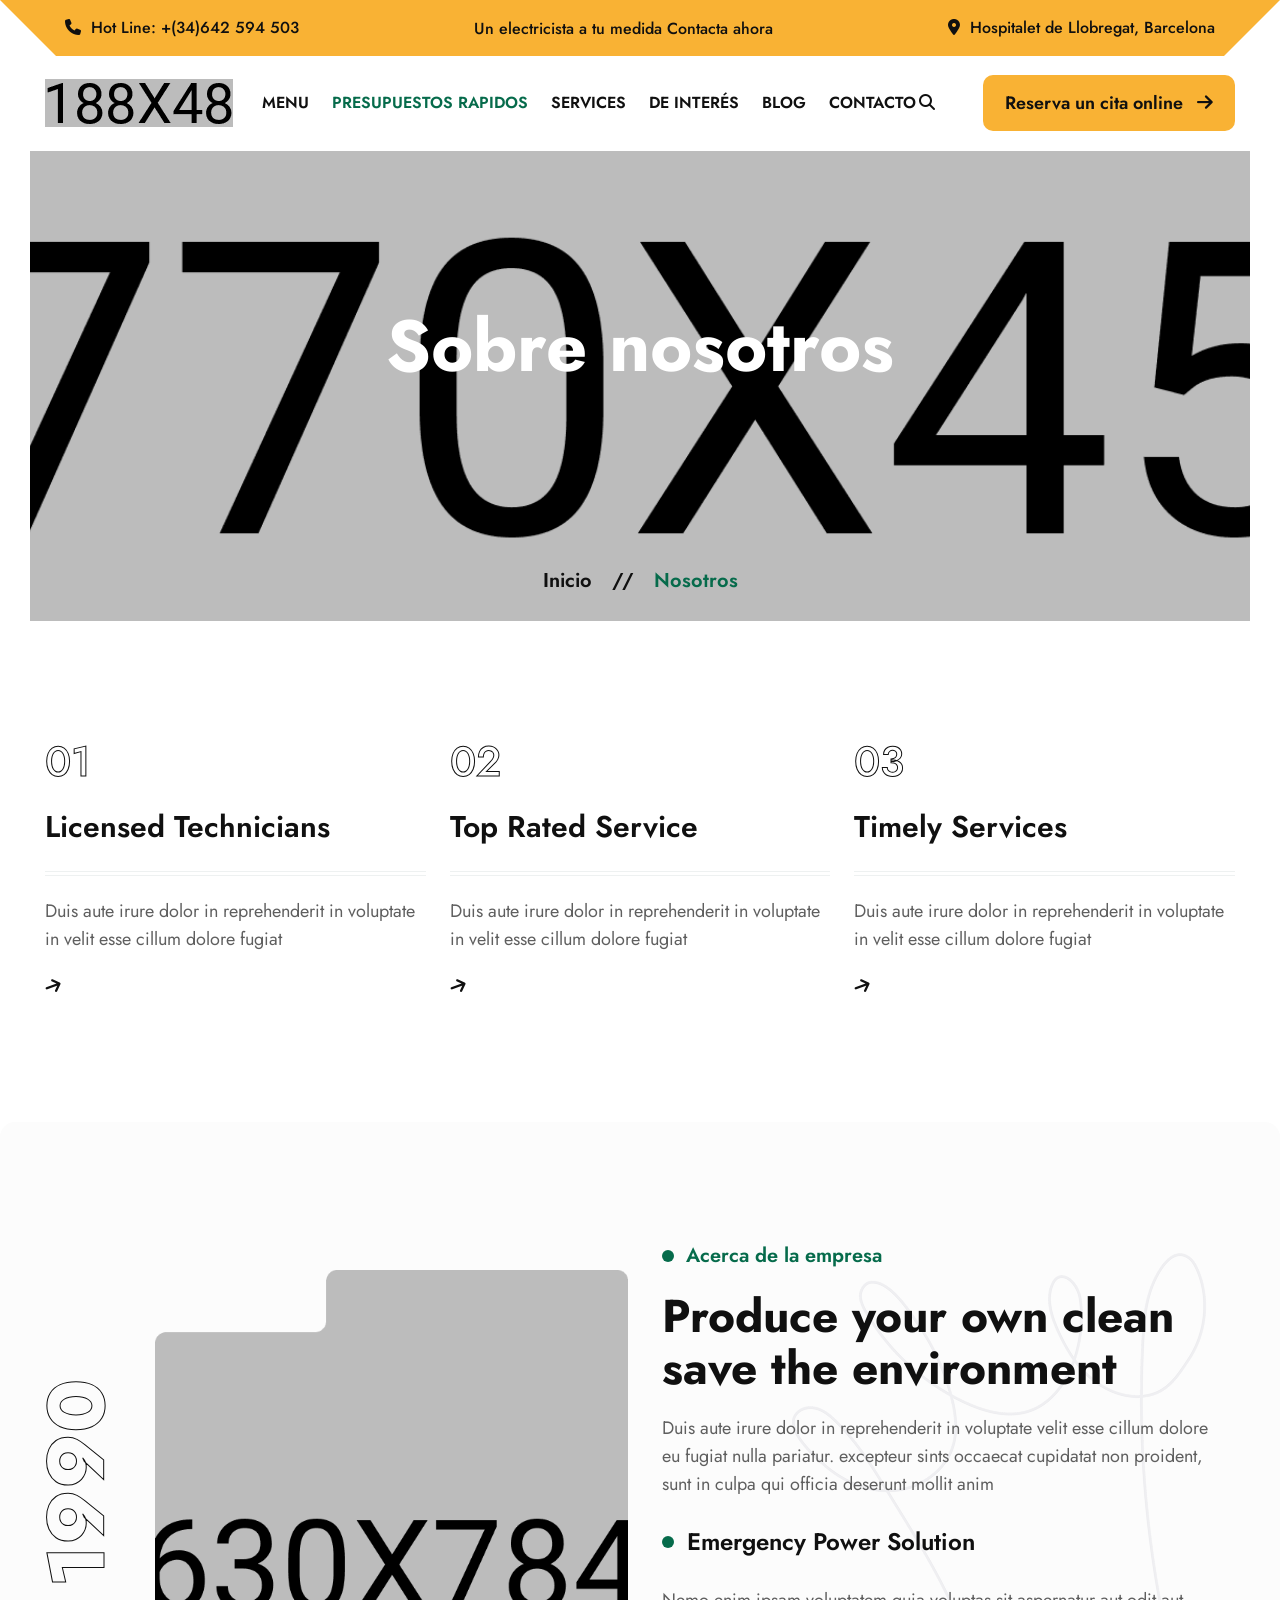
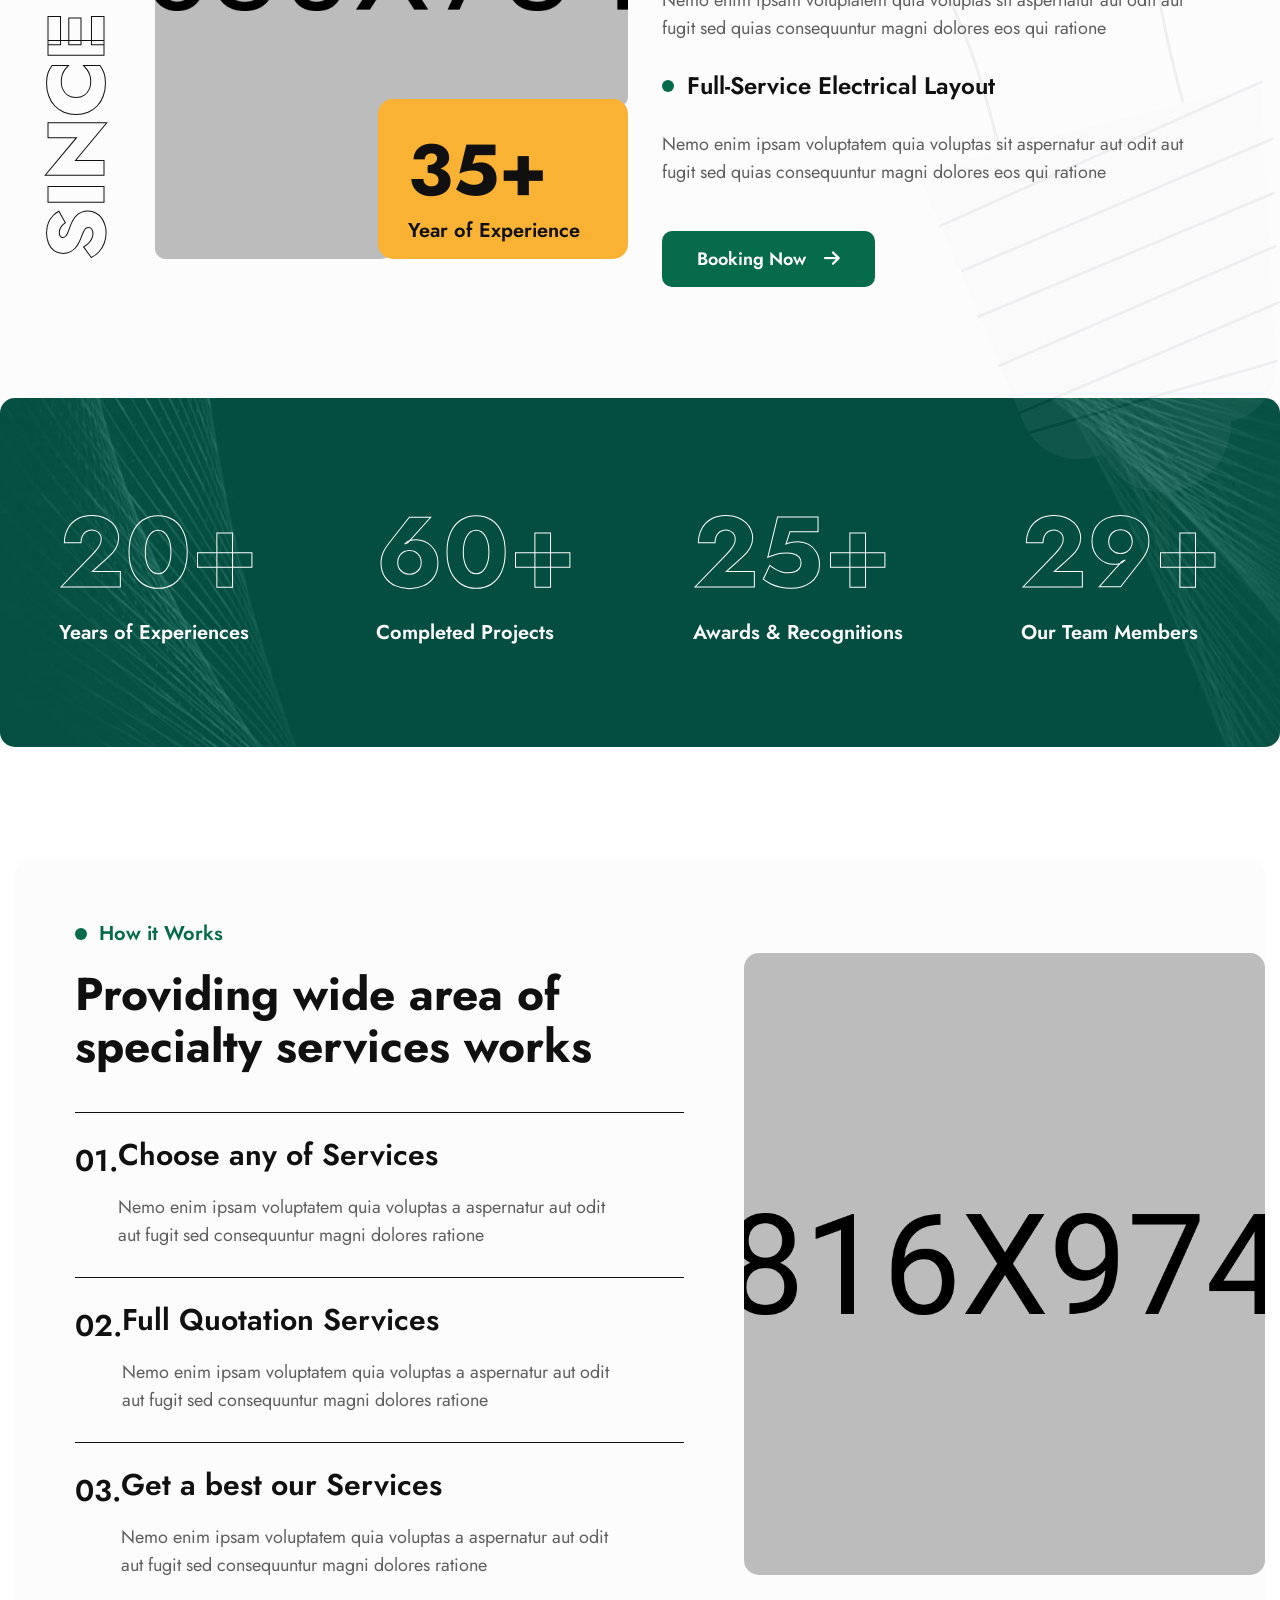
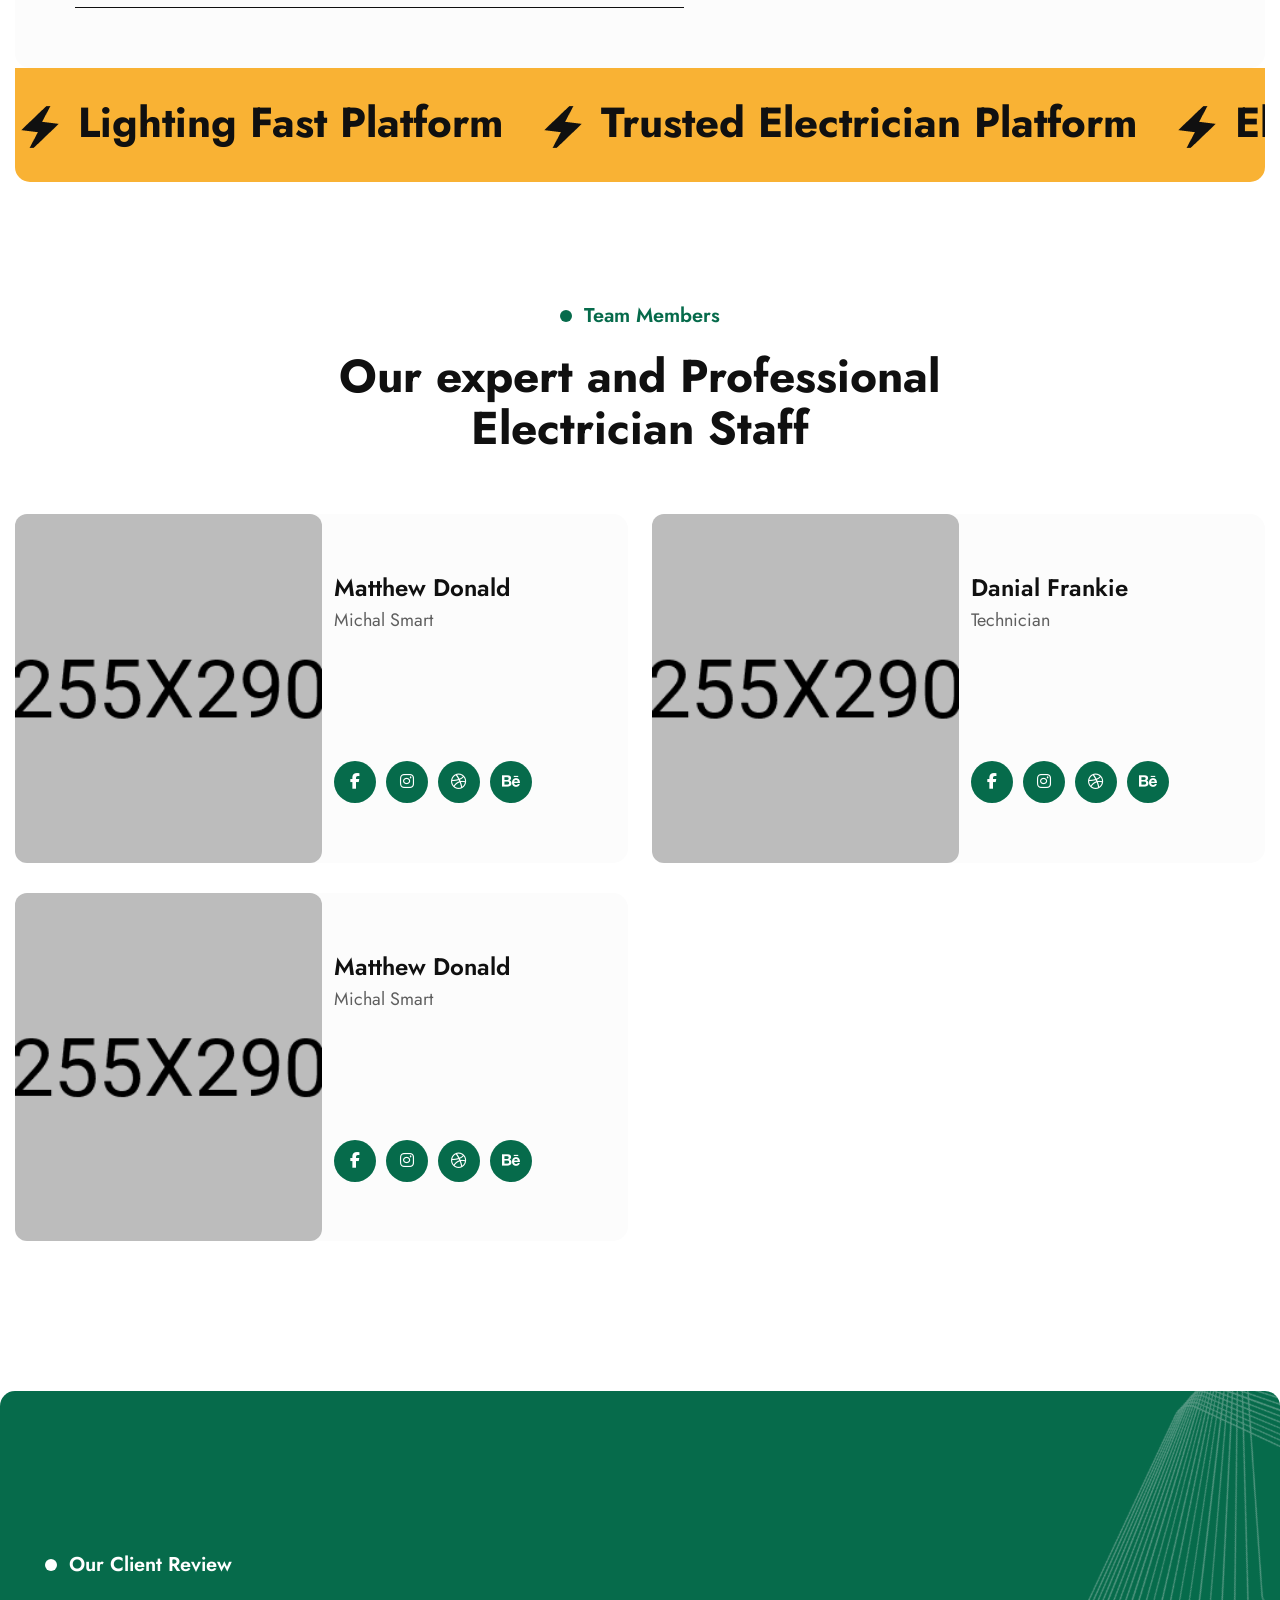
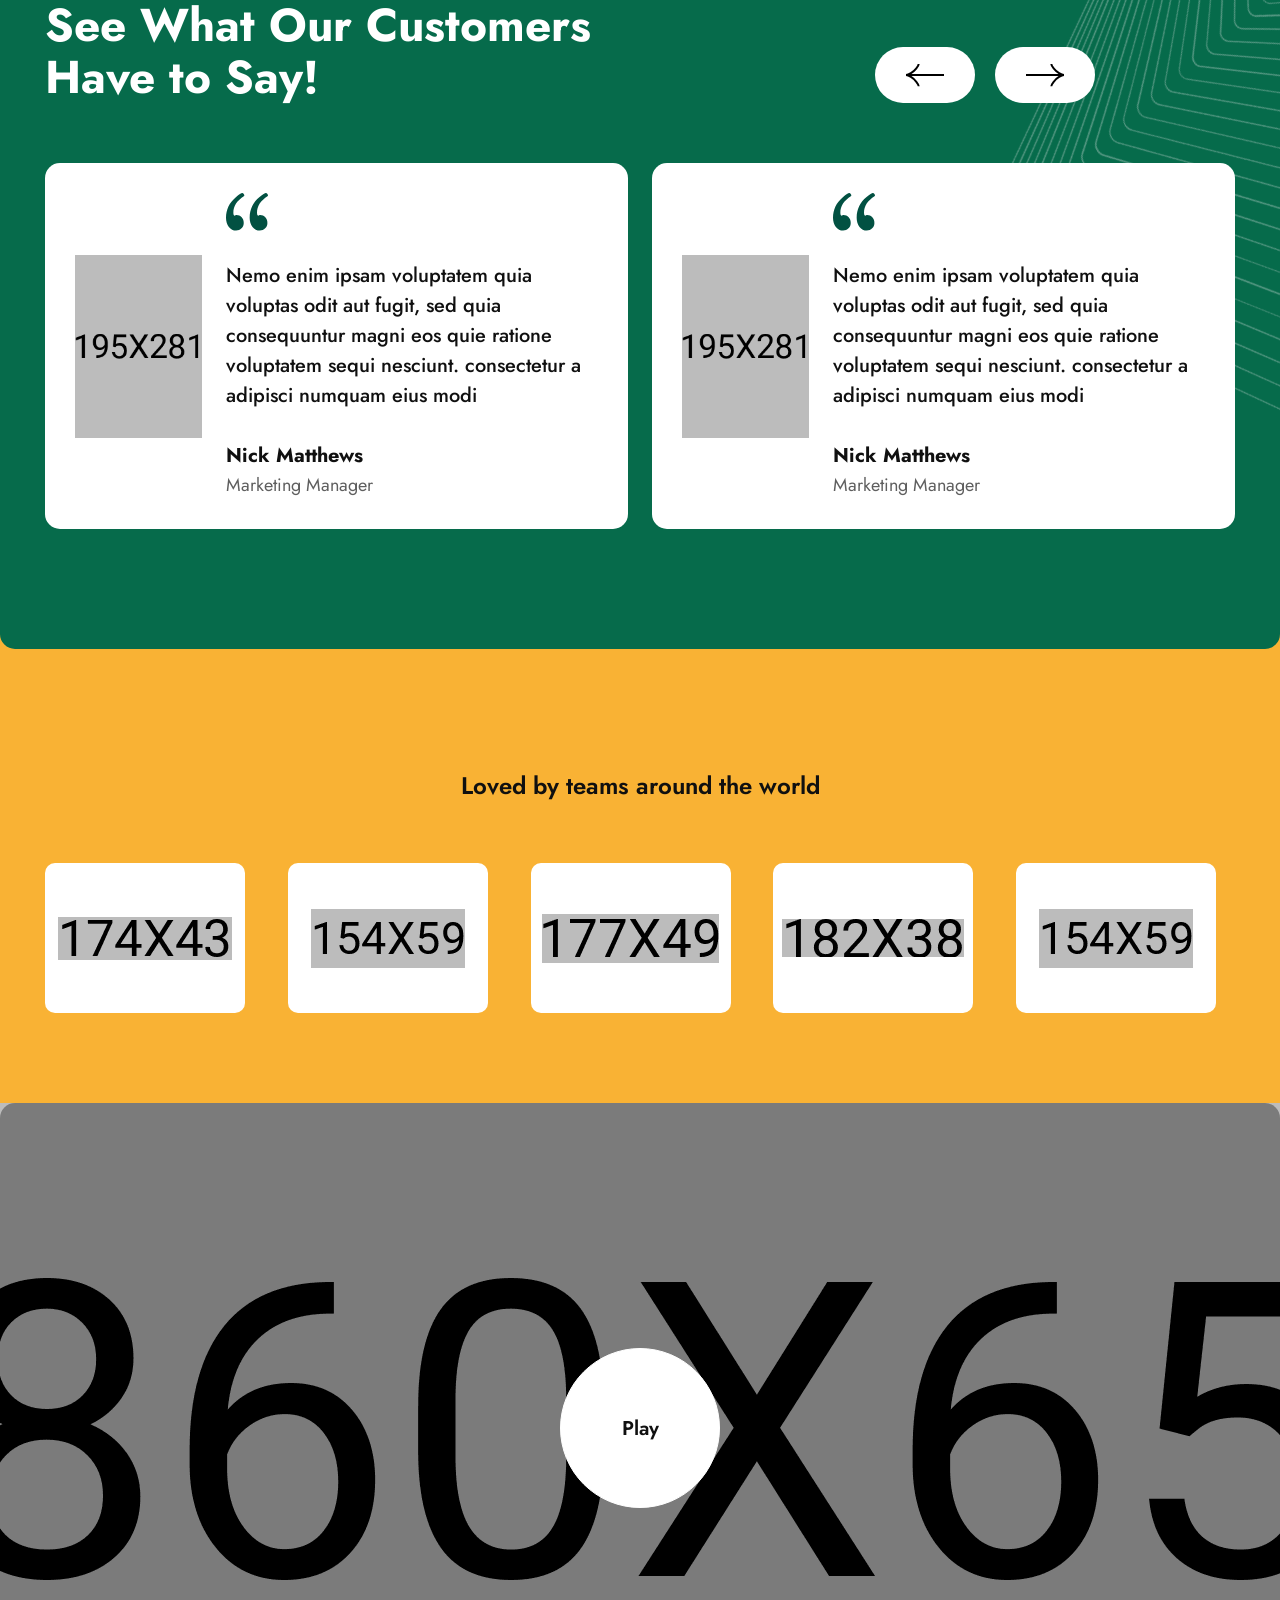
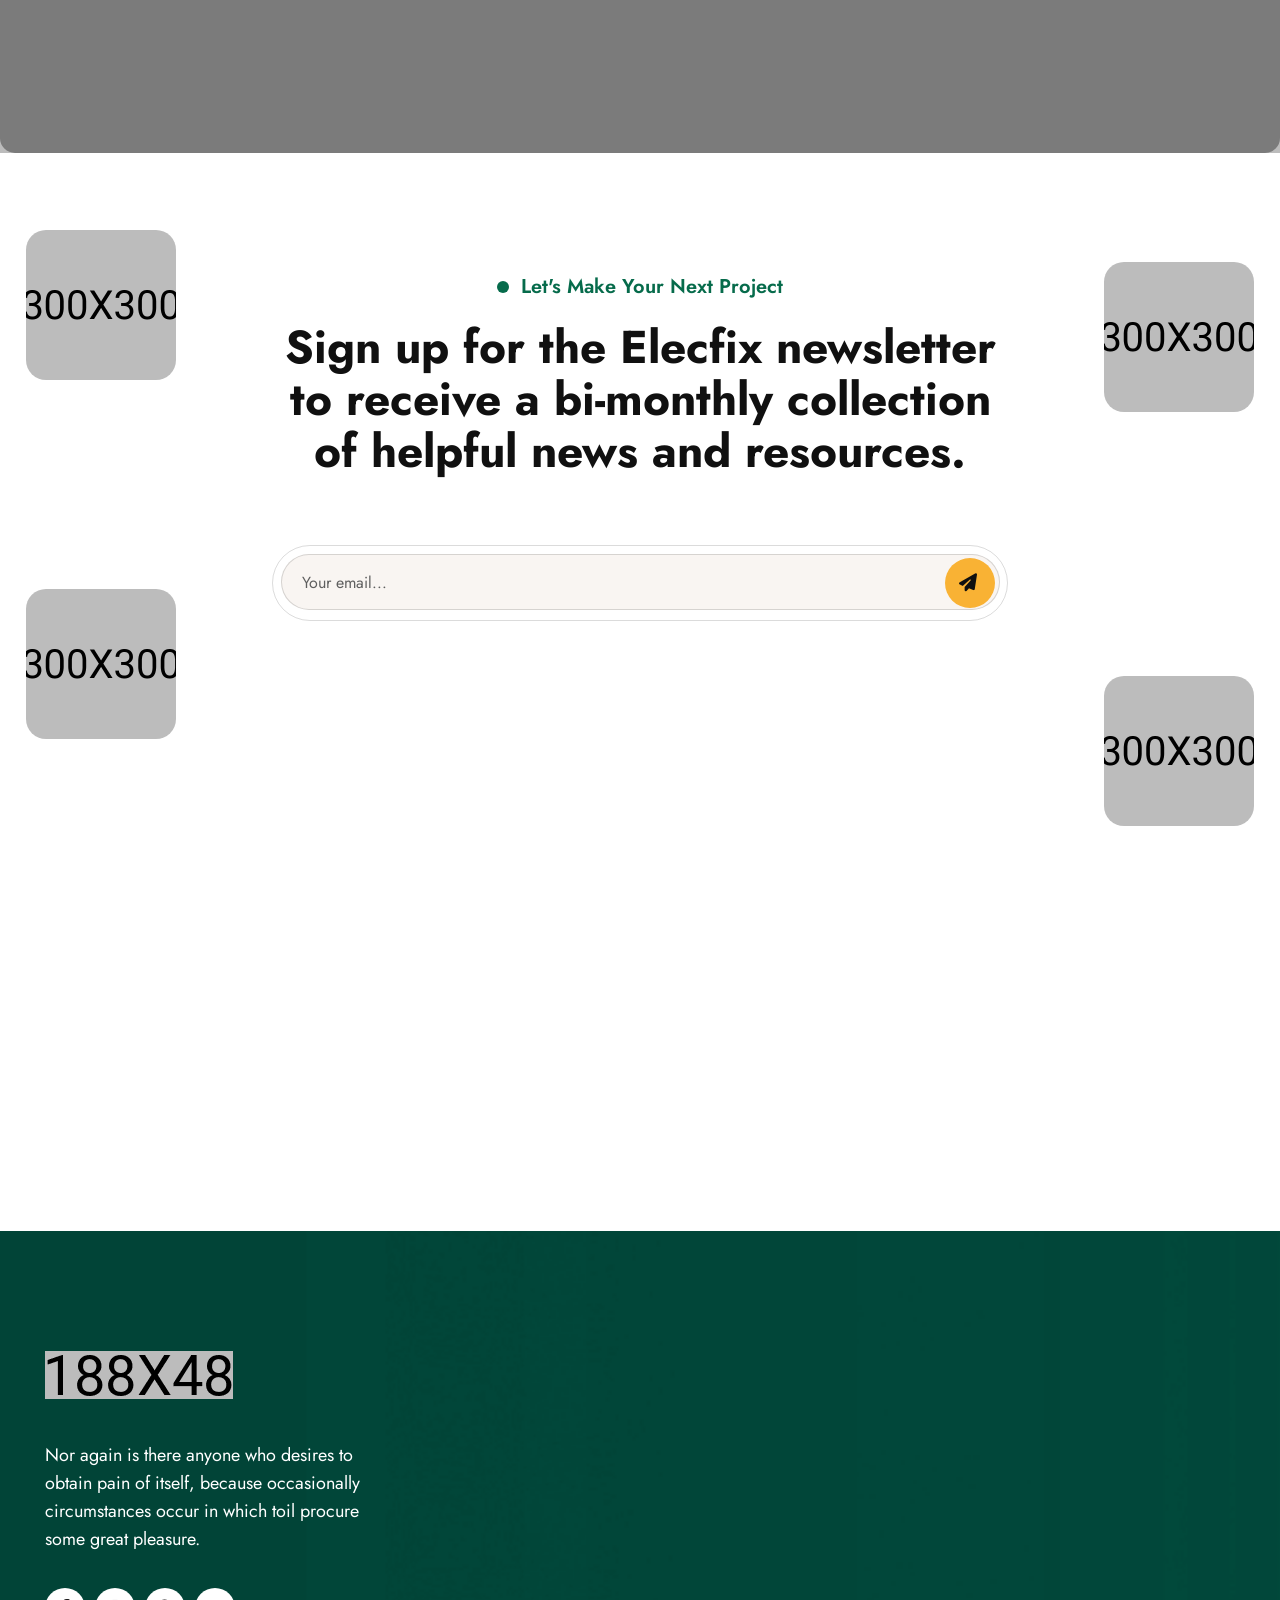
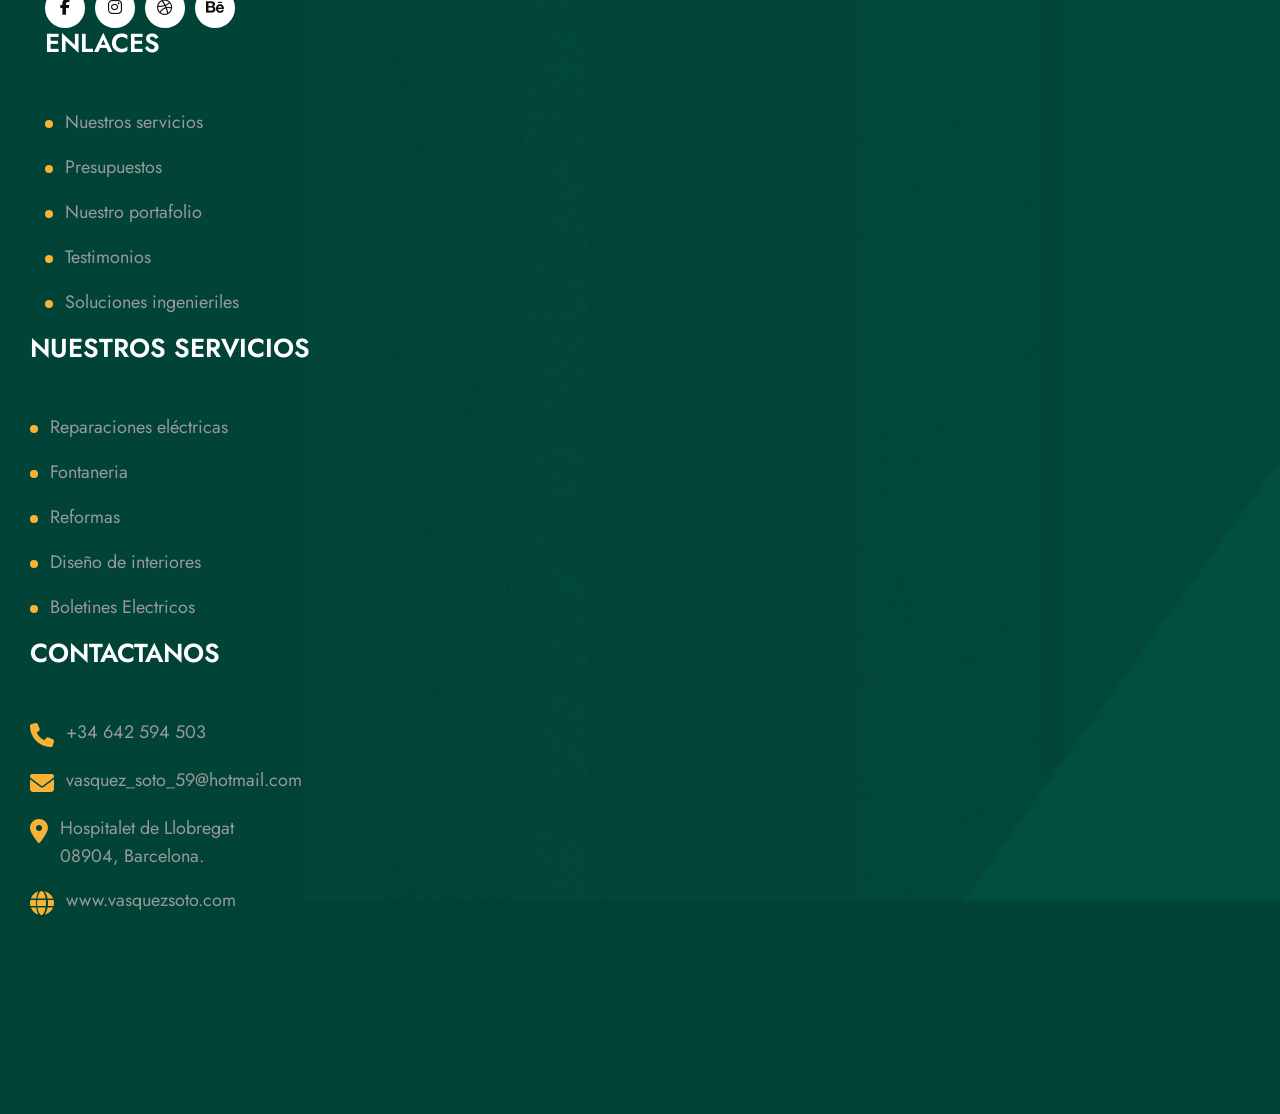
<file: about-old.html>
<!DOCTYPE html>
<html lang="zxx">

<head>
    <!--=========== Meta Tags ==========-->
    <meta charset="UTF-8">
    <meta http-equiv="X-UA-Compatible" content="IE=edge">
    <meta name="viewport" content="width=device-width, initial-scale=1">
    <meta name="author" content="Rox_Themes">
    <meta name="description" content="Elecfix - Electrical Services HtmlTemplate">
    <!--============= Page title ============ -->
    <title>Shared on THEMELOCK.COM - Elecfix - Electrical Services HtmlTemplate</title>
    <!--===== Favcion =====-->
    <link rel="shortcut icon" href="assets/images/favicon.png">
    <!--===== Bootstrap min.css =====-->
    <link rel="stylesheet" href="assets/css/bootstrap.min.css">
    <!--===== All Min Css =====-->
    <link rel="stylesheet" href="assets/css/all.min.css">
    <!--===== Animate.css =====-->
    <link rel="stylesheet" href="assets/css/animate.css">
    <!--===== MeanMenu.css =====-->
    <link rel="stylesheet" href="assets/css/meanmenu.css">
    <!--===== Swiper Bundle.css =====-->
    <link rel="stylesheet" href="assets/css/swiper-bundle.min.css">
    <!--===== Magnific Popup.css =====-->
    <link rel="stylesheet" href="assets/css/magnific-popup.css">
    <!--===== Text Splitting.css =====-->
    <link rel="stylesheet" href="assets/css/splitting.css">
    <!--===== Main.css =====-->
    <link rel="stylesheet" href="assets/css/main.css">
</head>

<body>

    <!--===== Preloader Start =====-->
    <div id="preloader" class="preloader">
        <div class="animation-preloader">
            <div class="txt-loading">
                <span data-text-preloader="V" class="letters-loading">
                    V
                </span>
                <span data-text-preloader="A" class="letters-loading">
                    A
                </span>
                <span data-text-preloader="S" class="letters-loading">
                    S
                </span>
                <span data-text-preloader="Q" class="letters-loading">
                    Q
                </span>
                <span data-text-preloader="U" class="letters-loading">
                    U
                </span>
                <span data-text-preloader="E" class="letters-loading">
                    E
                </span>
                <span data-text-preloader="Z" class="letters-loading">
                    Z
                </span>
            </div>
            <p class="text-center">Cargando</p>
        </div>
        <div class="loader">
            <div class="row">
                <div class="col-3 loader-section section-left">
                    <div class="bg"></div>
                </div>
                <div class="col-3 loader-section section-left">
                    <div class="bg"></div>
                </div>
                <div class="col-3 loader-section section-right">
                    <div class="bg"></div>
                </div>
                <div class="col-3 loader-section section-right">
                    <div class="bg"></div>
                </div>
            </div>
        </div>
    </div>

    <!--===== Mouse Cursor Start =====-->
    <div class="mouse-cursor cursor-outer"></div>
    <div class="mouse-cursor cursor-inner"></div>

    <!--===== Back To Top Start =====-->
    <button id="back-top" class="back-to-top">
        <i class="fa-solid fa-chevron-up"></i>
    </button>

    <!-- search -->
    <div class="search-overlay">
        <div class="d-table">
            <div class="d-table-cell">
                <div class="search-overlay-layer"></div>
                <div class="search-overlay-layer"></div>
                <div class="search-overlay-layer"></div>
                <div class="search-overlay-close">
                    <span class="search-overlay-close-line"></span>
                    <span class="search-overlay-close-line"></span>
                </div>
                <div class="search-overlay-form">
                    <form>
                        <input type="text" class="input-search" placeholder="Search here...">
                        <button type="button"><i class="fas fa-search"></i></button>
                    </form>
                </div>
            </div>
        </div>
    </div>


    <!-- MobileMenu    S T A R T -->
    <div class="global-menu-wrapper onepage-nav">
        <div class="global-menu-area text-center">
            <button class="global-menu-toggle"><i class="fa-solid fa-xmark"></i></button>
            <div class="mobile-logo">
                <a href='#'>
                    <img src="assets/images/logo/white-logo.png" alt="Elecfix">
                </a>
            </div>
            <nav class="global-mobile-menu">
                <ul>
                    <li class="menu-item-has-children">
                        <a href='#'>Inicio</a>
                        <ul class="sub-menu">
                            <li><a href='index.html'>Inicio</a></li>
                            <li><a href='index2.html'>Sobre nosotros</a></li>
                        </ul>
                    </li>
                    <li><a class="active" href='about.html'>Presupuesto rápido</a></li>
                    <li class="menu-item-has-children">
                        <a href='#'> Servicios </a>
                        <ul class="sub-menu">
                            <li><a href='services.html'>Diseño de interiores </a></li>
                            <li><a href='service-details.html'>Reformas y mantenimientos</a></li>
                        </ul>
                    </li>
                    <li class="menu-item-has-children">
                        <a href='#'> Blog </a>
                        <ul class="sub-menu">
                            <li><a href='blog.html'>Blog</a></li>
                            <li><a href='blog-details.html'>Soluciones ingeniosas</a></li>
                        </ul>
                    </li>
                    <li class="menu-item-has-children">
                        <a href='#'> De interés </a>
                        <ul class="sub-menu">
                            <li><a href='projects.html'>Proyectos</a></li>
                            <li><a href='project-details.html'>Detalles de proyecto</a></li>
                            <li><a href='team.html'>Miembros del equipo</a></li>
                            <li><a href='pricing.html'>Planes de precios</a></li>
                            <li><a href='faq.html'>Para autónomos</a></li>
                            <li><a href='404.html'>¿Dudas?</a></li>
                        </ul>
                    </li>
                    <li><a href='contact.html'>Contacto</a></li>
                </ul>
            </nav>
        </div>
    </div>

    <!-- Header Section    S T A R T -->
    <header class="global-header2 header-layout2">
        <div class="header-top-area">
            <div class="container-1320">
                <div class="header-top-wrapper">
                    <div class="social-content">
                        <ul>
                            <li><a href="tel:234-567-8912"><span><i class="fa-solid fa-phone"></i></span>Hot Line:
                                    +(34)642 594 503
                                </a></li>
                        </ul>
                    </div>
                    <div class="content">
                        <p class="header-top-wrapper__text">Un electricista a tu medida <a
                                href="contact.html">Contacta ahora </a>
                        </p>
                    </div>
                    <div class="social-content">
                        <ul>
                            <li><a href="contact.html"><span><i class="fa-solid fa-location-dot"></i></span>Hospitalet
                                    de Llobregat,
                                    Barcelona</a></li>
                        </ul>
                    </div>
                </div>
            </div>
        </div>
        <div class="sticky-wrapper">
            <!-- Main Menu Area -->
            <div class="container-1320">
                <div class="global-header2-menu-area">
                    <div class="row align-items-center justify-content-between">
                        <div class="col-xl-2 col-3">
                            <div class="header-logo">
                                <a href='#'>
                                    <img src="assets/images/logo/black-logo.png" alt="Elecfix">
                                </a>
                            </div>
                        </div>
                        <div class="col-xl-7 col-2 text-center">
                            <nav class="global-header2-menu-area-main-menu d-none d-xl-inline-block ">
                                <ul>
                                    <li class="global-header2-menu-item-has-children">
                                        <a href='#'>Menu</a>
                                        <ul class="sub-menu">
                                            <li><a href='index.html'>Inicio</a></li>
                                            <li><a href='index2.html'>Sobre nosotros</a></li>
                                        </ul>
                                    </li>
                                    <li><a class="active" href='about.html'>Presupuestos rapidos</a></li>
                                    <li class="global-header2-menu-item-has-children">
                                        <a href='#'>Services</a>
                                        <ul class="sub-menu">
                                            <li><a href='services.html'>Diseño de interiores</a></li>
                                            <li><a href='service-details.html'>Reformas y mantenimientos</a></li>
                                        </ul>
                                    </li>
                                    <li class="global-header2-menu-item-has-children">
                                        <a href='#'> De interés </a>
                                        <ul class="sub-menu">
                                            <li><a href='projects.html'>Proyectos</a></li>
                                            <li><a href='project-details.html'>Detalles de proyecto</a></li>
                                            <li><a href='team.html'>Miembros del equipo</a></li>
                                            <li><a href='pricing.html'>Planes de precios</a></li>
                                            <li><a href='faq.html'>Para autónomos</a></li>
                                            <li><a href='404.html'>¿Dudas?</a></li>
                                        </ul>
                                    </li>
                                    <li class="global-header2-menu-item-has-children">
                                        <a href='#'> Blog </a>
                                        <ul class="sub-menu">
                                            <li><a href='blog.html'>Blog</a></li>
                                            <li><a href='blog-details.html'>Soluciones ingeniosas</a></li>
                                        </ul>
                                    </li>
                                    <li><a href='contact.html'>Contacto</a></li>
                                </ul>
                            </nav>
                            <div class="header-button d-xl-none">
                                <button type="button" class="global-menu-toggle sidebar-btn">
                                    <span class="line"></span>
                                    <span class="line"></span>
                                    <span class="line"></span>
                                </button>
                            </div>
                        </div>
                        <div class="col-xl-3 d-none d-xl-block text-end">
                            <div class="global-header2-header-button others-options">
                                <div class="option-item">
                                    <a href="#" class="search-box me-5"><i class="fas fa-search"></i></a>
                                </div>
                                <div class="btn-wrapper">
                                    <a class="theme-btn style2" href="contact.html">Reserva un cita online <i
                                            class="fa-solid fa-arrow-right"></i></a>
                                </div>
                            </div>
                        </div>
                    </div>
                </div>
            </div>
        </div>
    </header>


    <!-- Breadcrumb Section  S T A R T -->
    <div id="intro" class="breadcrumb-wrapper bg-img fix"
        style="background-image: url(assets/images/intro/common-banner.png);">
        <div class="container">
            <h1 class="breadcrumb-wrapper__title wow fadeInUp" data-wow-delay=".2s">Sobre nosotros
            </h1>
            <ul class="breadcrumb-wrapper-list">
                <li class="breadcrumb-wrapper-list__item"><a href="index.html">Inicio</a></li>
                <li class="breadcrumb-wrapper-list__item">//</li>
                <li class="breadcrumb-wrapper-list__item active">Nosotros</li>
            </ul>
        </div>
    </div>


    <!-- Feature Section S T A R T -->
    <div class="feature2 style2 section-padding fix">
        <div class="container-1320 ">
            <div class="row gy-4 gx-60">
                <div class="col-xl-4 col-md-6">
                    <div class="feature2-card  wow fadeInUp" data-wow-delay=".2">
                        <h3 class="feature2-card__number">01 </h3>
                        <h4><a class="feature2-card__title" href="#!">Licensed Technicians</a>
                        </h4>
                        <p class="feature2-card__text">Duis aute irure dolor in reprehenderit in voluptate in velit
                            esse
                            cillum dolore fugiat</p>
                        <a class="feature2-card__btn" href="#!"><i class="fa-solid fa-arrow-right"></i></a>
                    </div>
                </div>
                <div class="col-xl-4 col-md-6">
                    <div class="feature2-card wow fadeInUp" data-wow-delay=".3s">
                        <h3 class="feature2-card__number">02 </h3>
                        <h4><a class="feature2-card__title" href="#!">Top Rated Service</a></h4>
                        <p class="feature2-card__text">Duis aute irure dolor in reprehenderit in voluptate in velit
                            esse
                            cillum dolore fugiat</p>
                        <a class="feature2-card__btn" href="#!"><i class="fa-solid fa-arrow-right"></i></a>
                    </div>
                </div>
                <div class="col-xl-4 col-md-6">
                    <div class="feature2-card mb-0 wow fadeInUp" data-wow-delay=".7s">
                        <h3 class="feature2-card__number">03 </h3>
                        <h4><a class="feature2-card__title" href="#!">Timely Services</a></h4>
                        <p class="feature2-card__text">Duis aute irure dolor in reprehenderit in voluptate in velit
                            esse
                            cillum dolore fugiat</p>
                        <a class="feature2-card__btn" href="#!"><i class="fa-solid fa-arrow-right"></i></a>
                    </div>
                </div>
            </div>
        </div>
    </div>

    <!-- About Section S T A R T -->
    <section class="about1 style2 section-padding">
        <div class="container-1600 fix">
            <div class="row gx-80 align-items-center">
                <div class="col-lg-6">
                    <div class="about1-left wow fadeInLeft" data-wow-delay=".3s">
                        <div class="about1-left__thumb" data-mask-src="assets/images/about/about1_1.png">
                            <img src="assets/images/about/about1_1.jpg" alt="thumb">
                        </div>
                        <div class="about1-left__experience">
                            <h3 class="about1-left__experience-counter"><span class="counters-item">35</span>+</h3>
                            <p class="about1-left__experience-text">Year of Experience</p>
                        </div>
                        <h2 class="about1-left__year">SINCE 1990</h2>
                    </div>
                </div>
                <div class="col-lg-6">
                    <div class="about1-content">
                        <div class="section-title  wow fadeInUp" data-wow-delay=".3s">
                            <h6 class="section-title__subtitle">Acerca de la empresa</h6>
                            <h2 class="section-title__title">Produce your own clean
                                save the environment</h2>
                            <p class="section-title__text">Duis aute irure dolor in reprehenderit in voluptate velit
                                esse cillum dolore eu fugiat nulla pariatur. excepteur sints occaecat cupidatat non
                                proident, sunt in
                                culpa qui officia deserunt mollit anim</p>
                        </div>
                        <div class="about1-content__list wow fadeInUp" data-wow-delay=".5s">
                            <h4 class="about1-content__list-title">Emergency Power Solution</h4>
                            <p class="about1-content__list-text">Nemo enim ipsam voluptatem quia voluptas sit aspernatur
                                aut odit aut fugit sed quias consequuntur magni dolores eos qui ratione</p>
                        </div>
                        <div class="about1-content__list  wow fadeInUp" data-wow-delay=".6s">
                            <h4 class="about1-content__list-title">Full-Service Electrical Layout</h4>
                            <p class="about1-content__list-text">Nemo enim ipsam voluptatem quia voluptas sit aspernatur
                                aut odit aut fugit sed quias consequuntur magni dolores eos qui ratione</p>
                        </div>
                        <div class="about1-content__btn-wrapper wow fadeInUp" data-wow-delay=".7s">
                            <a class="theme-btn style1" href="contact.html">Booking Now <span><i
                                        class="fa-solid fa-arrow-right"></i></span></a>
                        </div>
                    </div>
                </div>
            </div>

            <div class="about-shape">
                <img src="assets/images/about/about-shape1.png" alt="shape">
            </div>
        </div>
        <div class="counter1 style2">
            <div class="container-fluid">
                <div class="counter1-wrapper bg-img"
                    style="background-image: url(assets/images/counter/counter1-bg.jpg);">
                    <div class="counter1__item">
                        <h2 class="counter1__item-count"><span class="counters-item">20</span>+</h2>
                        <p class="counter1__item-text">Years of Experiences</p>
                    </div>
                    <div class="counter1__item">
                        <h2 class="counter1__item-count"><span class="counters-item">60</span>+</h2>
                        <p class="counter1__item-text">Completed Projects</p>
                    </div>
                    <div class="counter1__item">
                        <h2 class="counter1__item-count"><span class="counters-item">25</span>+</h2>
                        <p class="counter1__item-text">Awards & Recognitions</p>
                    </div>
                    <div class="counter1__item">
                        <h2 class="counter1__item-count"><span class="counters-item">29</span>+</h2>
                        <p class="counter1__item-text">Our Team Members</p>
                    </div>
                </div>
            </div>
        </div>
    </section>

    <!-- Work Process Section S T A R T -->
    <section class="work-process1 section-padding fix">
        <div class="container-1860">
            <div class="work-process1-card">
                <div class="row gx-0 align-items-center">
                    <div class="col-lg-7">
                        <div class="work-process1-card-content">
                            <div class="section-title mb-40 wow fadeInUp" data-wow-delay=".3s">
                                <h6 class="section-title__subtitle">How it Works</h6>
                                <h2 class="section-title__title">Providing wide area of <br>
                                    specialty services works</h2>
                            </div>
                            <div class="work-process1-card-content__list wow fadeInUp" data-wow-delay=".5s">
                                <div class="work-process1-card-content__list-number">01.</div>
                                <div class="work-process1-card-content__list-item">
                                    <h4 class="work-process1-card-content__list-item-title">Choose any of Services</h4>
                                    <p class="work-process1-card-content__list-item-text">Nemo enim ipsam voluptatem
                                        quia voluptas a aspernatur aut odit aut fugit sed consequuntur magni dolores
                                        ratione</p>
                                </div>
                            </div>
                            <div class="work-process1-card-content__list wow fadeInUp" data-wow-delay=".6s">
                                <div class="work-process1-card-content__list-number">02.</div>
                                <div class="work-process1-card-content__list-item">
                                    <h4 class="work-process1-card-content__list-item-title">Full Quotation Services</h4>
                                    <p class="work-process1-card-content__list-item-text">Nemo enim ipsam voluptatem
                                        quia voluptas a aspernatur aut odit aut fugit sed consequuntur magni dolores
                                        ratione</p>
                                </div>
                            </div>
                            <div class="work-process1-card-content__list wow fadeInUp" data-wow-delay=".7s">
                                <div class="work-process1-card-content__list-number">03.</div>
                                <div class="work-process1-card-content__list-item">
                                    <h4 class="work-process1-card-content__list-item-title">Get a best our Services</h4>
                                    <p class="work-process1-card-content__list-item-text">Nemo enim ipsam voluptatem
                                        quia voluptas a aspernatur aut odit aut fugit sed consequuntur magni dolores
                                        ratione</p>
                                </div>
                            </div>
                        </div>
                    </div>
                    <div class="col-lg-5">
                        <div class="work-process1-card__thumb wow fadeInRight" data-wow-delay=".3s">
                            <img src="assets/images/work-process/work-process1_1.jpg" alt="thumb">
                        </div>
                    </div>
                </div>
            </div>
        </div>
    </section>

    <!-- Marquee Section S T A R T -->
    <div class="marquee1 fix style2">
        <div class="marquee1-scrolling">
            <div class="marquee1-scrolling__item">
                <div class="marquee1-scrolling__item-text"><span><img src="assets/images/marquee/marquee1_1.png"
                            alt="img"></span> Lighting Fast Platform</div>
                <div class="marquee1-scrolling__item-text"><span><img src="assets/images/marquee/marquee1_1.png"
                            alt="img"></span> Trusted Electrician Platform</div>
                <div class="marquee1-scrolling__item-text"><span><img src="assets/images/marquee/marquee1_1.png"
                            alt="img"></span> Electric Platform Company</div>
                <div class="marquee1-scrolling__item-text"><span><img src="assets/images/marquee/marquee1_1.png"
                            alt="img"></span> Trusted Electrician Platform</div>

            </div>
            <div class="marquee1-scrolling__item">
                <div class="marquee1-scrolling__item-text"><span><img src="assets/images/marquee/marquee1_1.png"
                            alt="img"></span> Lighting Fast Platform</div>
                <div class="marquee1-scrolling__item-text"><span><img src="assets/images/marquee/marquee1_1.png"
                            alt="img"></span> Trusted Electrician Platform</div>
                <div class="marquee1-scrolling__item-text"><span><img src="assets/images/marquee/marquee1_1.png"
                            alt="img"></span> Electric Platform Company</div>
                <div class="marquee1-scrolling__item-text"><span><img src="assets/images/marquee/marquee1_1.png"
                            alt="img"></span> Trusted Electrician Platform</div>

            </div>
        </div>
    </div>

    <!-- Team Section S T A R T -->
    <section class="team2 section-padding fix">
        <div class="container-1600">
            <div class="row justify-content-center mb-60">
                <div class="col-xxl-6 col-xl-8">
                    <div class="section-title text-center wow fadeInUp" data-wow-delay=".3s">
                        <h6 class="section-title__subtitle">Team Members</h6>
                        <h2 class="section-title__title">Our expert and Professional
                            Electrician Staff</h2>
                    </div>
                </div>
            </div>
            <div class="row gx-30">
                <div class="col-xxl-4 col-md-6 ">
                    <div class="team2-card wow fadeInUp" data-wow-delay=".3s">
                        <div class="team2-card__thumb">
                            <img src="assets/images/team/team2_1.jpg" alt="thumb">
                        </div>
                        <div class="team2-card__content">
                            <h5><a class="team2-card__content-name" href="#!">Matthew Donald</a></h5>
                            <p class="team2-card__content-title">Michal Smart</p>
                            <ul class="team2-card__content-list">
                                <li><a href="#!"><i class="fa-brands fa-facebook-f"></i></a></li>
                                <li><a href="#!"><i class="fa-brands fa-instagram"></i></a></li>
                                <li><a href="#!"><i class="fa-brands fa-dribbble"></i></a></li>
                                <li><a href="#!"><i class="fa-brands fa-behance"></i></a></li>
                            </ul>
                        </div>
                    </div>
                </div>
                <div class="col-xxl-4 col-md-6">
                    <div class="team2-card wow fadeInUp" data-wow-delay=".5s">
                        <div class="team2-card__thumb">
                            <img src="assets/images/team/team2_2.jpg" alt="thumb">
                        </div>
                        <div class="team2-card__content">
                            <h5><a class="team2-card__content-name" href="#!">Danial Frankie</a></h5>
                            <p class="team2-card__content-title">Technician</p>
                            <ul class="team2-card__content-list">
                                <li><a href="#!"><i class="fa-brands fa-facebook-f"></i></a></li>
                                <li><a href="#!"><i class="fa-brands fa-instagram"></i></a></li>
                                <li><a href="#!"><i class="fa-brands fa-dribbble"></i></a></li>
                                <li><a href="#!"><i class="fa-brands fa-behance"></i></a></li>
                            </ul>
                        </div>
                    </div>
                </div>
                <div class="col-xxl-4 col-md-6">
                    <div class="team2-card wow fadeInUp" data-wow-delay=".7s">
                        <div class="team2-card__thumb ">
                            <img src="assets/images/team/team2_3.jpg" alt="thumb">
                        </div>
                        <div class="team2-card__content">
                            <h5><a class="team2-card__content-name" href="#!">Matthew Donald</a></h5>
                            <p class="team2-card__content-title">Michal Smart</p>
                            <ul class="team2-card__content-list">
                                <li><a href="#!"><i class="fa-brands fa-facebook-f"></i></a></li>
                                <li><a href="#!"><i class="fa-brands fa-instagram"></i></a></li>
                                <li><a href="#!"><i class="fa-brands fa-dribbble"></i></a></li>
                                <li><a href="#!"><i class="fa-brands fa-behance"></i></a></li>
                            </ul>
                        </div>
                    </div>
                </div>
            </div>
        </div>
    </section>

    <!-- Testimonial Section S T A R T -->
    <section class="testimonial2 fix slider-nav-area">
        <div class="container-1600">
            <div class="row align-items-end">
                <div class="col-xxl-6 col-md-8">
                    <div class="section-title wow fadeInUp" data-wow-delay=".3s">
                        <h6 class="section-title__subtitle text-white">Our Client Review</h6>
                        <h2 class="section-title__title text-white">See What Our Customers <br>
                            Have to Say!</h2>

                    </div>
                </div>
                <div class="col-xxl-6 col-md-4">
                    <div class="swiper-arrow">
                        <div class="swiper-nav swiper-next"><img class="svg-img"
                                src="assets/images/icon/white-arrow-left.svg" alt="arrow">
                        </div>
                        <div class="swiper-nav swiper-prev"><img class="svg-img"
                                src="assets/images/icon/white-arrow-right.svg" alt="arrow"></div>
                    </div>
                </div>
            </div>
            <div class="testimonial2-content">
                <div class="swiper testimonial2-slider">
                    <div class="swiper-wrapper ">
                        <div class="swiper-slide ">
                            <div class="testimonial2-card">
                                <div class="testimonial2-card__thumb">
                                    <img src="assets/images/testimonial/testi-thumb2_1.jpg" alt="thumb">
                                </div>
                                <div class="testimonial2-card-content">
                                    <div class="testimonial2-card-content__quote">
                                        <img src="assets/images/icon/testi-quote2.svg" alt="Icon">
                                    </div>
                                    <p class="testimonial2-card-content__text">Nemo enim ipsam voluptatem quia voluptas
                                        odit aut fugit, sed quia consequuntur magni eos quie ratione voluptatem sequi
                                        nesciunt. consectetur a adipisci numquam eius modi</p>
                                    <div class="testimonial2-card-content__auth">
                                        <h6 class="testimonial2-card-content__auth-name">Nick Matthews</h6>
                                        <p class="testimonial2-card-content__auth-title">Marketing Manager</p>
                                    </div>
                                </div>
                            </div>
                        </div>
                        <div class="swiper-slide ">
                            <div class="testimonial2-card">
                                <div class="testimonial2-card__thumb">
                                    <img src="assets/images/testimonial/testi-thumb2_2.jpg" alt="thumb">
                                </div>
                                <div class="testimonial2-card-content">
                                    <div class="testimonial2-card-content__quote">
                                        <img src="assets/images/icon/testi-quote2.svg" alt="Icon">
                                    </div>
                                    <p class="testimonial2-card-content__text">Nemo enim ipsam voluptatem quia voluptas
                                        odit aut fugit, sed quia consequuntur magni eos quie ratione voluptatem sequi
                                        nesciunt. consectetur a adipisci numquam eius modi</p>
                                    <div class="testimonial2-card-content__auth">
                                        <h6 class="testimonial2-card-content__auth-name">Nick Matthews</h6>
                                        <p class="testimonial2-card-content__auth-title">Marketing Manager</p>
                                    </div>
                                </div>
                            </div>
                        </div>
                    </div>
                </div>
            </div>
        </div>
        <div class="testimonial2__shape">
            <img src="assets/images/testimonial/testi-shape2_1.png" alt="shape">
        </div>
    </section>

    <!-- Brand Section S T A R T -->
    <section class="brand2 fix">
        <div class="container-1600">
            <div class="row">
                <div class="col-12">
                    <h5 class="brand2-title  wow fadeInUp" data-wow-delay=".3s">Loved by teams around the world</h5>
                    <div class="brand2-slider-wrapper">
                        <div class="swiper brand2-slider">
                            <div class="swiper-wrapper">
                                <div class="swiper-slide ">
                                    <div class="brand2-item">
                                        <a href="#!"><img src="assets/images/brand/brand2_1.png" alt="logo"></a>
                                    </div>
                                </div>
                                <div class="swiper-slide ">
                                    <div class="brand2-item">
                                        <a href="#!"><img src="assets/images/brand/brand2_2.png" alt="logo"></a>
                                    </div>
                                </div>
                                <div class="swiper-slide ">
                                    <div class="brand2-item">
                                        <a href="#!"><img src="assets/images/brand/brand2_3.png" alt="logo"></a>
                                    </div>
                                </div>
                                <div class="swiper-slide ">
                                    <div class="brand2-item">
                                        <a href="#!"><img src="assets/images/brand/brand2_4.png" alt="logo"></a>
                                    </div>
                                </div>
                                <div class="swiper-slide ">
                                    <div class="brand2-item">
                                        <a href="#!"><img src="assets/images/brand/brand2_5.png" alt="logo"></a>
                                    </div>
                                </div>
                                <div class="swiper-slide ">
                                    <div class="brand2-item">
                                        <a href="#!"><img src="assets/images/brand/brand2_6.png" alt="logo"></a>
                                    </div>
                                </div>
                            </div>
                        </div>
                    </div>
                </div>
            </div>
        </div>
    </section>

    <!-- Video Section S T A R T -->
    <div class="about-video-wrapper bg-img fix"
        style="background-image: url(assets/images/video/video-bg.png);background-size: cover;">
        <div class="container">
            <div class="about-video">
                <a href="https://www.youtube.com/watch?v=Cn4G2lZ_g2I"
                    class="about-video-btn ripple-effect2 popup-video">
                    Play
                </a>
            </div>
        </div>
    </div>

    <!-- Subscribe Section S T A R T -->
    <section class="subscribe section-padding fix">
        <div class="container">
            <div class="row justify-content-center">
                <div class="col-lg-8">
                    <div class="subscribe-wrapper wow fadeInUp" data-wow-delay=".3s">
                        <div class="section-title text-center ">
                            <h6 class="section-title__subtitle">Let's Make Your Next Project</h6>
                            <h2 class="section-title__title">Sign up for the Elecfix newsletter
                                to receive a bi-monthly collection of helpful news and resources.</h2>
                        </div>
                        <div class="subscribe-input">
                            <input class="form-control" type="email" placeholder="Your email...">
                            <button class="theme-btn style2" type="submit"><i
                                    class="fa-sharp fa-solid fa-paper-plane"></i></button>
                        </div>
                    </div>
                </div>
            </div>
            <div class="subscribe-thumb1">
                <img src="assets/images/subscribe/subscribe-thunb1.jpg" alt="thumb">
            </div>
            <div class="subscribe-thumb2">
                <img src="assets/images/subscribe/subscribe-thunb2.jpg" alt="thumb">
            </div>
            <div class="subscribe-thumb3">
                <img src="assets/images/subscribe/subscribe-thunb3.jpg" alt="thumb">
            </div>
            <div class="subscribe-thumb4">
                <img src="assets/images/subscribe/subscribe-thunb4.jpg" alt="thumb">
            </div>
        </div>
    </section>

    <!--===== Footer Section  S T A R T =====-->
    <section class="footer2 fix bg-img" style="background-image: url(assets/images/footer/greeen-footer-bg.png);">
        <div class="container-1600">
            <div class="row justify-content-between">
                <div class="col-auto wow fadeInUp" data-wow-delay=".3s">
                    <div class="footer2-widget__item">
                        <div class="footer2-widget__item-logo">
                            <a href="index.html"><img src="assets/images/logo/white-logo.png" alt="logo"></a>
                        </div>
                        <p class="footer2-widget__item-text">Nor again is there anyone who desires to obtain pain of
                            itself, because occasionally circumstances occur in which toil procure some great pleasure.
                        </p>
                        <ul class="footer2-widget__item-social">
                            <li><a href="#!"><i class="fa-brands fa-facebook-f"></i></a></li>
                            <li><a href="#!"><i class="fa-brands fa-instagram"></i></a></li>
                            <li><a href="#!"><i class="fa-brands fa-dribbble"></i></a></li>
                            <li><a href="#!"><i class="fa-brands fa-behance"></i></a></li>
                        </ul>
                    </div>
                </div>
               <h3 class="footer1-widget__item-title">ENLACES</h3>
                        <ul class="footer1-widget__item-list">
                            <li><a href="services.html"> Nuestros servicios</a></li>
                            <li><a href="about.html"> Presupuestos</a></li>
                            <li><a href="projects.html"> Nuestro portafolio</a></li>
                            <li><a href="#"> Testimonios</a></li>
                            <li><a href="blog-details.html">Soluciones ingenieriles</a></li>
                        </ul>
                    </div>
                </div>
                <div class="col-auto wow fadeInUp" data-wow-delay=".6s">
                    <div class="footer1-widget__item">
                        <h3 class="footer1-widget__item-title">NUESTROS SERVICIOS</h3>
                        <ul class="footer1-widget__item-list">
                            <li><a href="service-details.html"> Reparaciones eléctricas</a></li>
                            <li><a href="service-details.html">Fontaneria</a></li>
                            <li><a href="service-details.html"> Reformas</a></li>
                            <li><a href="service-details.html"> Diseño de interiores</a></li>
                            <li><a href="service-details.html">Boletines Electricos </a></li>
                        </ul>
                    </div>
                </div>
                <div class="col-auto wow fadeInUp" data-wow-delay=".7s">
                    <div class="footer1-widget__item style2">
                        <h3 class="footer1-widget__item-title">CONTACTANOS</h3>
                        <ul class="footer1-widget__item-list">
                            <li><span><i class="fa-solid fa-phone"></i></span> <a href="tel:+34-642-594-503"> +34 642 594
                                    503</a></li>
                            <li><span><i class="fa-solid fa-envelope"></i></span><a
                                    href="mailto:contactinfo@gmail.com">vasquez_soto_59@hotmail.com</a></li>
                            <li><span><i class="fa-solid fa-location-dot"></i></span><a href="contact.html"> 
                                   Hospitalet de Llobregat <br>
                                    08904, Barcelona.</a></li>
                            <li><span><i class="fa-solid fa-globe"></i></span> <a href="#"> www.vasquezsoto.com</a></li>
                        </ul>
                    </div>
                </div>
                <div class="col-auto wow fadeInUp" data-wow-delay=".8s">
                    <div class="footer1-widget__item">
                    </div>
                </div>
            </div>
    </section>

    <!--===== jQuery (Required before all plugins) =====-->
    <script src="assets/js/jquery-3.7.1.min.js"></script>
    <!--===== Bootstrap Js =====-->
    <script src="assets/js/bootstrap.bundle.min.js"></script>
    <!--===== Waypoints Js (Required for CounterUp) =====-->
    <script src="assets/js/jquery.waypoints.js"></script>
    <!--===== CounterUp Js (Depends on jQuery & Waypoints) =====-->
    <script src="assets/js/jquery.counterup.min.js"></script>
    <!--===== Viewport Js (If needed) =====-->
    <script src="assets/js/viewport.jquery.js"></script>
    <!--===== Tilt Js =====-->
    <script src="assets/js/tilt.min.js"></script>
    <!--===== Splitting Animation Js =====-->
    <script src="assets/js/splitting.js"></script>
    <!--===== Swiper Slider Js =====-->
    <script src="assets/js/swiper-bundle.min.js"></script>
    <!--===== Magnific Js =====-->
    <script src="assets/js/magnific-popup.min.js"></script>
    <!--===== MeanMenu Js =====-->
    <script src="assets/js/jquery.meanmenu.min.js"></script>
    <!--===== Wow Animation Js =====-->
    <script src="assets/js/wow.min.js"></script>
    <!--===== Main.js =====-->
    <script src="assets/js/main.js"></script>
</body>

</html>
</file>
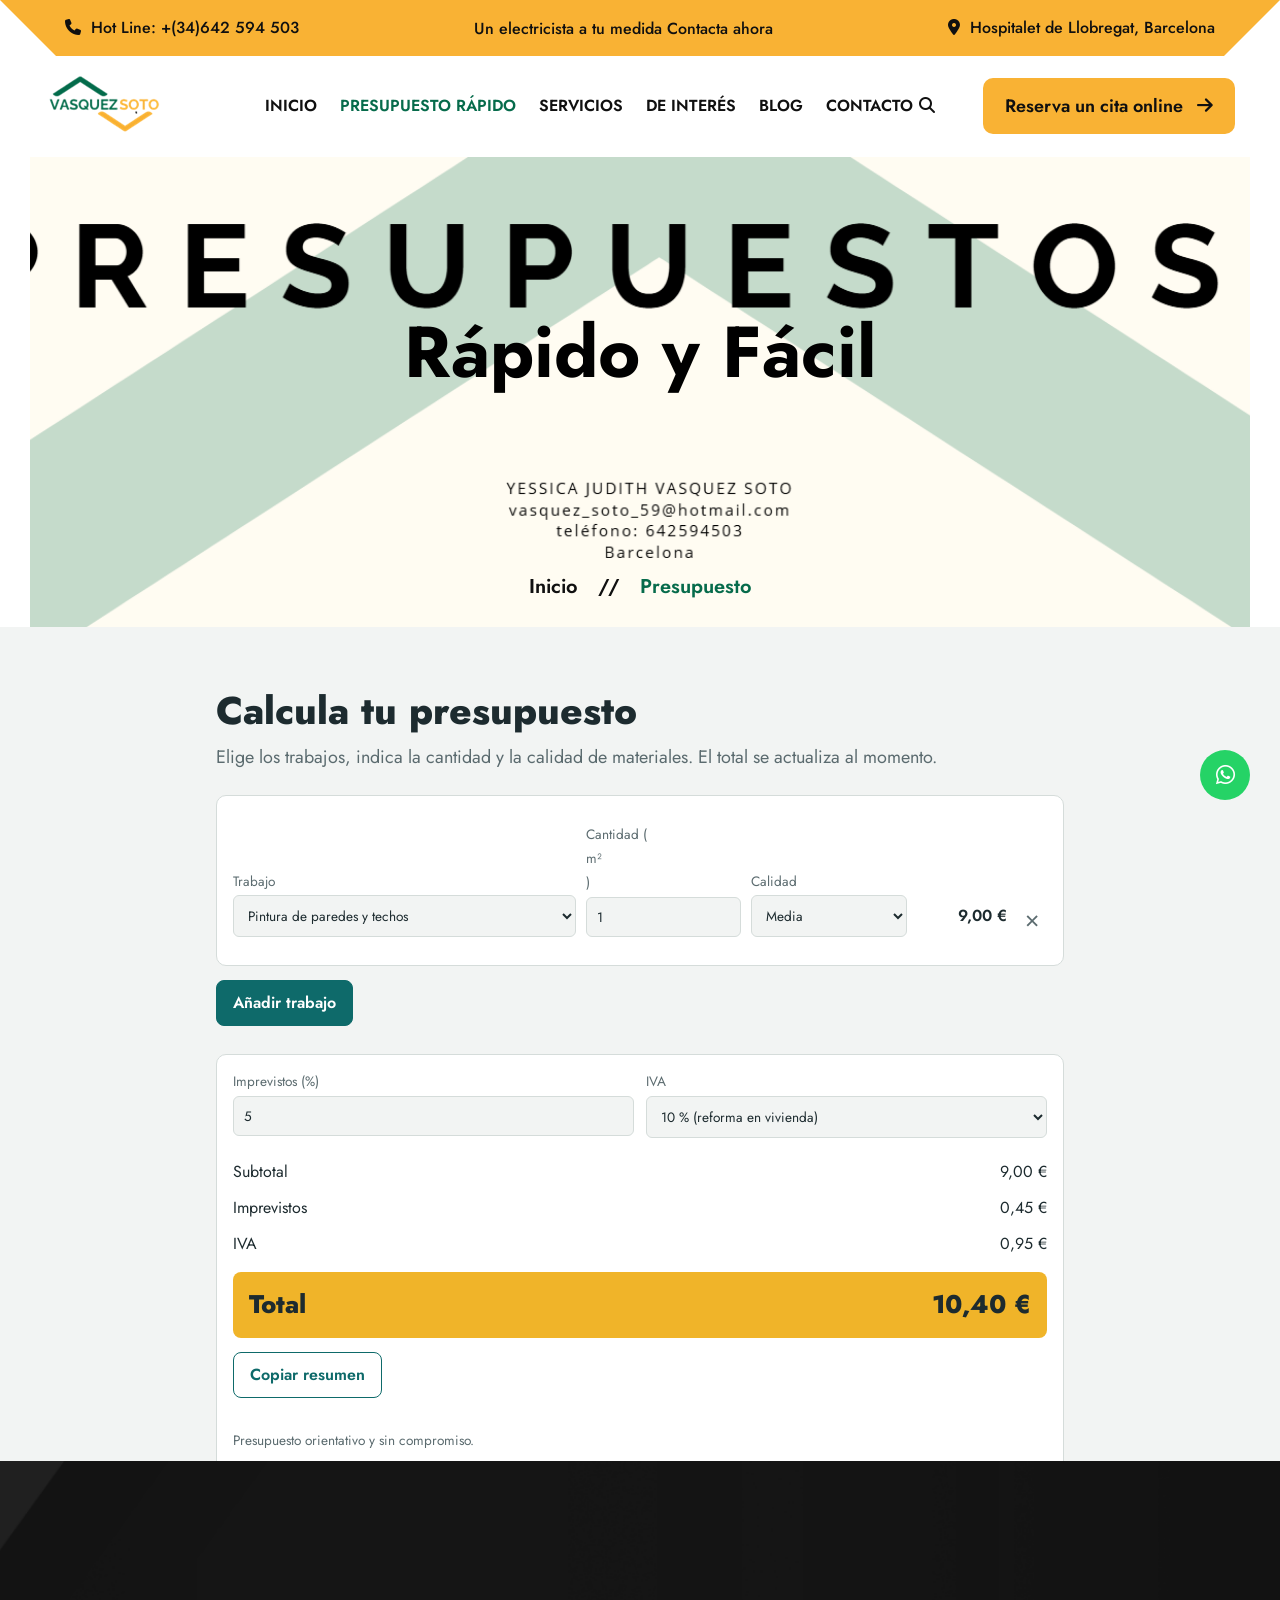
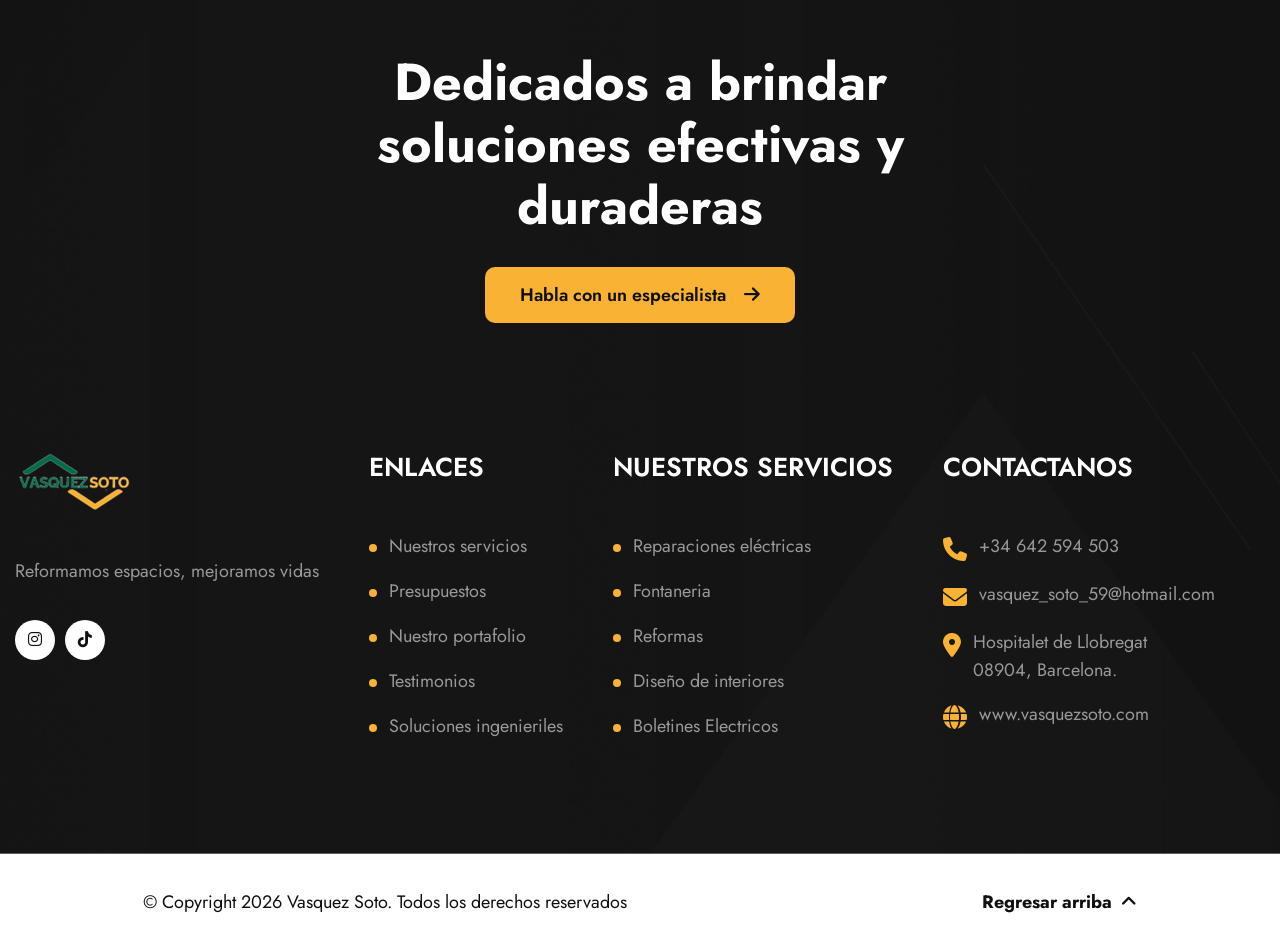
<file: about.html>
<!DOCTYPE html>
<html lang="zxx">

<head>
<!--=========== Meta Tags ==========-->
<meta charset="UTF-8">
<meta http-equiv="X-UA-Compatible" content="IE=edge">
<meta name="viewport" content="width=device-width, initial-scale=1">
<meta name="author" content="Rox_Themes">
<meta name="description" content="Presupuesto rápido de reformas y mantenimiento">
<!--============= Page title ============ -->
<title>Presupuesto rápido</title>
<!--===== Favcion =====-->
<link rel="shortcut icon" href="assets/images/favicon.png">
<!--===== Bootstrap min.css =====-->
<link rel="stylesheet" href="assets/css/bootstrap.min.css">
<!--===== All Min Css =====-->
<link rel="stylesheet" href="assets/css/all.min.css">
<!--===== Animate.css =====-->
<link rel="stylesheet" href="assets/css/animate.css">
<!--===== MeanMenu.css =====-->
<link rel="stylesheet" href="assets/css/meanmenu.css">
<!--===== Swiper Bundle.css =====-->
<link rel="stylesheet" href="assets/css/swiper-bundle.min.css">
<!--===== Magnific Popup.css =====-->
<link rel="stylesheet" href="assets/css/magnific-popup.css">
<!--===== Text Splitting.css =====-->
<link rel="stylesheet" href="assets/css/splitting.css">
<!--===== Main.css =====-->
<link rel="stylesheet" href="assets/css/main.css">
  <!--===== WhatsApp Float Button =====-->
  <link rel="stylesheet" href="assets/css/whatsapp-flat.css">
</head>

<body>

<!--===== Preloader Start =====-->
<div id="preloader" class="preloader">
<div class="animation-preloader">
<div class="txt-loading">
<span data-text-preloader="V" class="letters-loading">V</span>
<span data-text-preloader="A" class="letters-loading">A</span>
<span data-text-preloader="S" class="letters-loading">S</span>
<span data-text-preloader="Q" class="letters-loading">Q</span>
<span data-text-preloader="U" class="letters-loading">U</span>
<span data-text-preloader="E" class="letters-loading">E</span>
<span data-text-preloader="Z" class="letters-loading">Z</span>
</div>
<p class="text-center">Cargando</p>
</div>
<div class="loader">
<div class="row">
<div class="col-3 loader-section section-left"><div class="bg"></div></div>
<div class="col-3 loader-section section-left"><div class="bg"></div></div>
<div class="col-3 loader-section section-right"><div class="bg"></div></div>
<div class="col-3 loader-section section-right"><div class="bg"></div></div>
</div>
</div>
</div>

<!--===== Mouse Cursor Start =====-->
<div class="mouse-cursor cursor-outer"></div>
<div class="mouse-cursor cursor-inner"></div>

<!--===== Back To Top Start =====-->
<button id="back-top" class="back-to-top">
<i class="fa-solid fa-chevron-up"></i>
</button>

<!-- search -->
<div class="search-overlay">
<div class="d-table">
<div class="d-table-cell">
<div class="search-overlay-layer"></div>
<div class="search-overlay-layer"></div>
<div class="search-overlay-layer"></div>
<div class="search-overlay-close">
<span class="search-overlay-close-line"></span>
<span class="search-overlay-close-line"></span>
</div>
<div class="search-overlay-form">
<form>
<input type="text" class="input-search" placeholder="Search here...">
<button type="button"><i class="fas fa-search"></i></button>
</form>
</div>
</div>
</div>
</div>


<!-- MobileMenu    S T A R T -->
<div class="global-menu-wrapper onepage-nav">
<div class="global-menu-area text-center">
<button class="global-menu-toggle"><i class="fa-solid fa-xmark"></i></button>
<div class="mobile-logo">
<a href='#'>
<img src="assets/images/logo/white-logo.png" alt="Elecfix">
</a>
</div>
<nav class="global-mobile-menu">
<ul>
<li class="menu-item-has-children">
<a href='#'>Inicio</a>
<ul class="sub-menu">
<li><a href='index.html'>Inicio</a></li>
<li><a href='team.html'>Sobre nosotros</a></li>
</ul>
</li>
<li><a class="active" href='about.html'>Presupuesto rápido</a></li>
<li class="menu-item-has-children">
<a href='#'> Servicios </a>
<ul class="sub-menu">
<li><a href='services.html'>Diseño de interiores </a></li>
<li><a href='service-details.html'>Reformas y mantenimientos</a></li>
</ul>
</li>
<li class="menu-item-has-children">
<a href='#'> Blog </a>
<ul class="sub-menu">
<li><a href='blog.html'>Blog</a></li>
<li><a href='blog-details.html'>Soluciones ingeniosas</a></li>
</ul>
</li>
<li class="menu-item-has-children">
<a href='#'> De interés </a>
<ul class="sub-menu">
<li><a href='projects.html'>Proyectos</a></li>
<li><a href='project-details.html'>Detalles de proyecto</a></li>
<li><a href='team.html'>Miembros del equipo</a></li>
<li><a href='pricing.html'>Planes de precios</a></li>
<li><a href='faq.html'>Para autónomos</a></li>
<li><a href='404.html'>¿Dudas?</a></li>
</ul>
</li>
<li><a href='contact.html'>Contacto</a></li>
</ul>
</nav>
</div>
</div>

<!-- Header Section    S T A R T -->
<header class="global-header2 header-layout2">
<div class="header-top-area">
<div class="container-1320">
<div class="header-top-wrapper">
<div class="social-content">
<ul>
<li><a href="tel:234-567-8912"><span><i class="fa-solid fa-phone"></i></span>Hot Line:
+(34)642 594 503
</a></li>
</ul>
</div>
<div class="content">
<p class="header-top-wrapper__text">Un electricista a tu medida <a
href="contact.html">Contacta ahora </a>
</p>
</div>
<div class="social-content">
<ul>
<li><a href="contact.html"><span><i class="fa-solid fa-location-dot"></i></span>Hospitalet
de Llobregat,
Barcelona</a></li>
</ul>
</div>
</div>
</div>
</div>
<div class="sticky-wrapper">
<!-- Main Menu Area -->
<div class="container-1320">
<div class="global-header2-menu-area">
<div class="row align-items-center justify-content-between">
<div class="col-xl-2 col-3">
<div class="header-logo">
<a href='#'>
  <img src="assets/images/logo/logo.png" alt="Vasquez Soto">
</a>
</div>
</div>
<div class="col-xl-7 col-2 text-center">
<nav class="global-header2-menu-area-main-menu d-none d-xl-inline-block ">
<ul>
<li class="global-header2-menu-item-has-children">
<a href='#'>Inicio</a>
<ul class="sub-menu">
<li><a href='index.html'>Inicio</a></li>
<li><a href='team.html'>Sobre nosotros</a></li>
</ul>
</li>
<li><a class="active" href='about.html'>Presupuesto rápido</a></li>
<li class="global-header2-menu-item-has-children">
<a href='#'>Servicios</a>
<ul class="sub-menu">
<li><a href='services.html'>Diseño de interiores</a></li>
<li><a href='service-details.html'>Reformas y mantenimientos</a></li>
</ul>
</li>
<li class="global-header2-menu-item-has-children">
<a href='#'> De interés </a>
<ul class="sub-menu">
<li><a href='projects.html'>Proyectos</a></li>
<li><a href='project-details.html'>Detalles de proyecto</a></li>
<li><a href='team.html'>Miembros del equipo</a></li>
<li><a href='pricing.html'>Planes de precios</a></li>
<li><a href='faq.html'>Para autónomos</a></li>
<li><a href='404.html'>¿Dudas?</a></li>
</ul>
</li>
<li class="global-header2-menu-item-has-children">
<a href='#'> Blog </a>
<ul class="sub-menu">
<li><a href='blog.html'>Blog</a></li>
<li><a href='blog-details.html'>Soluciones ingeniosas</a></li>
</ul>
</li>
<li><a href='contact.html'>Contacto</a></li>
</ul>
</nav>
<div class="header-button d-xl-none">
<button type="button" class="global-menu-toggle sidebar-btn">
<span class="line"></span>
<span class="line"></span>
<span class="line"></span>
</button>
</div>
</div>
<div class="col-xl-3 d-none d-xl-block text-end">
<div class="global-header2-header-button others-options">
<div class="option-item">
<a href="#" class="search-box me-5"><i class="fas fa-search"></i></a>
</div>
<div class="btn-wrapper">
<a class="theme-btn style2" href="contact.html">Reserva un cita online <i
class="fa-solid fa-arrow-right"></i></a>
</div>
</div>
</div>
</div>
</div>
</div>
</div>
</header>


<!-- Breadcrumb Section  S T A R T -->
<div id="intro" class="breadcrumb-wrapper bg-img fix"
style="background-image: url(assets/images/intro/PRESUPUESTO.png);">
<div class="container">
<h1 class="breadcrumb-wrapper__title wow fadeInUp" data-wow-delay=".2s" style="color: black;">Rápido y Fácil</h1>
<ul class="breadcrumb-wrapper-list">
<li class="breadcrumb-wrapper-list__item"><a href="index.html">Inicio</a></li>
<li class="breadcrumb-wrapper-list__item">//</li>
<li class="breadcrumb-wrapper-list__item active">Presupuesto</li>
</ul>
</div>
</div>

<!-- ===== PRESUPUESTADOR: pega este bloque completo donde quieras que aparezca ===== -->
<section id="presupuestador" class="pz">
<style>
.pz{--pz-acc:#0E6A6A;--pz-accink:#fff;--pz-hl:#F0B429;--pz-hlink:#1D2B2F;--pz-ink:#1D2B2F;--pz-mut:#5B6B6F;--pz-line:#D5DCDA;--pz-bg:#F2F4F3;--pz-card:#fff;padding:60px 0;background:var(--pz-bg);color:var(--pz-ink);font-family:inherit;line-height:1.5}
.pz *{box-sizing:border-box}
.pz-wrap{max-width:880px;margin:0 auto;padding:0 16px}
.pz h2{font-size:clamp(1.7rem,4vw,2.4rem);font-weight:800;margin:0 0 8px;color:var(--pz-ink)}
.pz-lead{color:var(--pz-mut);margin:0 0 24px}
.pz-panel{background:var(--pz-card);border:1px solid var(--pz-line);border-radius:10px;padding:16px}
.pz-row{display:grid;grid-template-columns:2.2fr 1fr 1fr auto auto;gap:10px;align-items:end;padding:12px 0;border-bottom:1px solid var(--pz-line)}
.pz-row:last-child{border-bottom:0}
.pz label{display:flex;flex-direction:column;gap:4px;font-size:.85rem;color:var(--pz-mut);margin:0}
.pz select,.pz input{font:inherit;color:var(--pz-ink);background:var(--pz-bg);border:1px solid var(--pz-line);border-radius:6px;padding:9px 10px;width:100%;height:auto;min-width:0}
.pz-s{font-weight:600;min-width:90px;text-align:right;padding-bottom:9px}
.pz-x{border:0;background:none;color:var(--pz-mut);font-size:1.5rem;line-height:1;cursor:pointer;padding:6px 8px;border-radius:6px}
.pz-x:hover{color:var(--pz-ink);background:var(--pz-bg)}
.pz-btn{font:inherit;font-weight:600;border:1px solid var(--pz-acc);color:var(--pz-acc);background:none;border-radius:8px;padding:10px 16px;cursor:pointer}
.pz-btn.pz-p{background:var(--pz-acc);color:var(--pz-accink)}
.pz-bar{display:flex;gap:10px;flex-wrap:wrap;margin:14px 0 28px}
.pz-opts{display:grid;grid-template-columns:1fr 1fr;gap:12px;margin-bottom:16px}
.pz-tot{display:flex;justify-content:space-between;padding:6px 0}
.pz-tot.pz-big{background:var(--pz-hl);color:var(--pz-hlink);border-radius:8px;padding:14px 16px;margin-top:10px;font-size:1.6rem;font-weight:800}
.pz-note{color:var(--pz-mut);font-size:.85rem;margin:14px 0 0}
@media (max-width:640px){.pz-row{grid-template-columns:1fr 1fr}.pz-row label:first-child{grid-column:1/-1}.pz-s{text-align:left}.pz-opts{grid-template-columns:1fr}}
</style>
<div class="pz-wrap">
<h2>Calcula tu presupuesto</h2>
<p class="pz-lead">Elige los trabajos, indica la cantidad y la calidad de materiales. El total se actualiza al momento.</p>
<div class="pz-panel" id="pz-rows"></div>
<div class="pz-bar"><button type="button" class="pz-btn pz-p" id="pz-add">Añadir trabajo</button></div>
<div class="pz-panel">
  <div class="pz-opts">
    <label>Imprevistos (%)<input id="pz-imp" type="number" min="0" max="30" step="1" value="5"></label>
    <label>IVA<select id="pz-iva"><option value="10">10 % (reforma en vivienda)</option><option value="21">21 %</option><option value="0">Sin IVA</option></select></label>
  </div>
  <div class="pz-tot"><span>Subtotal</span><span id="pz-t1"></span></div>
  <div class="pz-tot"><span>Imprevistos</span><span id="pz-t2"></span></div>
  <div class="pz-tot"><span>IVA</span><span id="pz-t3"></span></div>
  <div class="pz-tot pz-big"><span>Total</span><span id="pz-t4"></span></div>
  <div class="pz-bar"><button type="button" class="pz-btn" id="pz-copy">Copiar resumen</button></div>
  <p class="pz-note">Presupuesto orientativo y sin compromiso.</p>
</div>
</div>
<script>
(function(){
const PRECIOS={
 "Reformas":[["Pintura de paredes y techos","m²",9],["Alicatado de paredes","m²",38],["Suelo laminado o parquet","m²",32],["Demolición de tabiques","m²",22],["Instalación eléctrica","m²",45],["Baño completo (fontanería)","ud",1200],["Montaje de cocina","ud",900],["Puertas interiores","ud",220],["Ventanas","ud",380]],
 "Mantenimiento":[["Revisión eléctrica","ud",90],["Revisión de fontanería","ud",80],["Mantenimiento de caldera","ud",75],["Retoques de pintura","m²",6],["Impermeabilización de terraza","m²",28],["Limpieza posterior a obra","m²",4]]
};
const CALIDAD={"Básica":0.85,"Media":1,"Alta":1.35};
const root=document.getElementById("presupuestador");
const $=s=>root.querySelector(s);
const items=[];let opts="";
for(const g in PRECIOS){opts+='<optgroup label="'+g+'">';PRECIOS[g].forEach(p=>{opts+='<option value="'+items.length+'">'+p[0]+'</option>';items.push(p)});opts+='</optgroup>'}
let kopts="";for(const k in CALIDAD)kopts+='<option value="'+CALIDAD[k]+'"'+(k==="Media"?" selected":"")+'>'+k+'</option>';
const eur=n=>new Intl.NumberFormat("es-ES",{style:"currency",currency:"EUR"}).format(n);
const rows=$("#pz-rows");
function addRow(){
  const d=document.createElement("div");d.className="pz-row";
  d.innerHTML='<label>Trabajo<select class="pz-w">'+opts+'</select></label>'+
  '<label>Cantidad (<span class="pz-u"></span>)<input class="pz-q" type="number" min="0" step="any" value="1" inputmode="decimal"></label>'+
  '<label>Calidad<select class="pz-k">'+kopts+'</select></label>'+
  '<output class="pz-s"></output><button type="button" class="pz-x" aria-label="Quitar trabajo" title="Quitar">×</button>';
  rows.appendChild(d);calc();
}
function calc(){
  let sub=0;
  rows.querySelectorAll(".pz-row").forEach(r=>{
    const it=items[+r.querySelector(".pz-w").value];
    r.querySelector(".pz-u").textContent=it[1];
    const q=Math.max(0,parseFloat(r.querySelector(".pz-q").value)||0);
    const s=q*it[2]*parseFloat(r.querySelector(".pz-k").value);
    r.dataset.s=s;r.querySelector(".pz-s").textContent=eur(s);sub+=s;
  });
  const imp=sub*Math.min(30,Math.max(0,parseFloat($("#pz-imp").value)||0))/100;
  const iva=(sub+imp)*parseFloat($("#pz-iva").value)/100;
  $("#pz-t1").textContent=eur(sub);$("#pz-t2").textContent=eur(imp);$("#pz-t3").textContent=eur(iva);$("#pz-t4").textContent=eur(sub+imp+iva);
}
rows.addEventListener("input",calc);
rows.addEventListener("click",e=>{if(e.target.classList.contains("pz-x")){if(rows.children.length>1)e.target.closest(".pz-row").remove();calc()}});
$("#pz-add").onclick=addRow;$("#pz-imp").oninput=calc;$("#pz-iva").onchange=calc;
$("#pz-copy").onclick=()=>{
  let t="Presupuesto\n";
  rows.querySelectorAll(".pz-row").forEach(r=>{const w=r.querySelector(".pz-w");t+="- "+w.options[w.selectedIndex].text+": "+r.querySelector(".pz-q").value+" "+r.querySelector(".pz-u").textContent+" → "+eur(+r.dataset.s)+"\n"});
  t+="Total: "+$("#pz-t4").textContent;
  const b=$("#pz-copy");
  try{navigator.clipboard.writeText(t);b.textContent="Copiado"}catch(e){b.textContent="No se pudo copiar"}
  setTimeout(()=>b.textContent="Copiar resumen",1800);
};
addRow();
})();
</script>
</section>
<!-- ===== FIN DEL PRESUPUESTADOR ===== -->

   <!--===== Footer Section, La de pie de pagina  S T A R T  =====-->
    <section class="footer1 fix  bg-img" style="background-image: url(assets/images/footer/footer-bg.png);">
        <div class="container">
            <div class="footer1-top wow fadeInUp" data-wow-delay=".3s">
                <h3 class="footer1-top__title">
                    Dedicados a brindar soluciones
                    efectivas y duraderas </h3>
                <div class="footer1-top__btn-wrapper">
                    <a class="price1-card__btn theme-btn style2" href="#!">Habla con un especialista <i
                            class="fa-solid fa-arrow-right"></i></a>
                </div>
            </div>
        </div>
        <div class="container-1600" >
            <div class="row justify-content-between">
                <div class="col-auto wow fadeInUp" data-wow-delay=".3s">
                    <div class="footer1-widget__item">
                        <div class="footer1-widget__item-logo">
                            <a href="index.html"><img src="assets/images/logo/logo.png" alt="logo"></a>
                        </div>
                        <p class="footer1-widget__item-text">Reformamos espacios, mejoramos vidas</p>
                        <ul class="footer1-widget__item-social">
                            <li><a href="https://www.instagram.com/vasquezsoto59?igsh=MWsxdWk2OHgzanVmNg==" target="_blank"><i class="fa-brands fa-instagram"></i></a></li>
                            <li><a href="https://www.tiktok.com/@yessicavasquezsoto?_r=1&_t=ZS-95Jv6vxABAw" target="_blank"><i class="fa-brands fa-tiktok"></i></a></li>
                        </ul>
                    </div>
                </div>
                <div class="col-auto wow fadeInUp" data-wow-delay=".5s">
                    <div class="footer1-widget__item">
                        <h3 class="footer1-widget__item-title">ENLACES</h3>
                        <ul class="footer1-widget__item-list">
                            <li><a href="services.html"> Nuestros servicios</a></li>
                            <li><a href="about.html"> Presupuestos</a></li>
                            <li><a href="projects.html"> Nuestro portafolio</a></li>
                            <li><a href="#"> Testimonios</a></li>
                            <li><a href="blog-details.html">Soluciones ingenieriles</a></li>
                        </ul>
                    </div>
                </div>
                <div class="col-auto wow fadeInUp" data-wow-delay=".6s">
                    <div class="footer1-widget__item">
                        <h3 class="footer1-widget__item-title">NUESTROS SERVICIOS</h3>
                        <ul class="footer1-widget__item-list">
                            <li><a href="service-details.html"> Reparaciones eléctricas</a></li>
                            <li><a href="service-details.html">Fontaneria</a></li>
                            <li><a href="service-details.html"> Reformas</a></li>
                            <li><a href="service-details.html"> Diseño de interiores</a></li>
                            <li><a href="service-details.html">Boletines Electricos </a></li>
                        </ul>
                    </div>
                </div>
                <div class="col-auto wow fadeInUp" data-wow-delay=".7s">
                    <div class="footer1-widget__item style2">
                        <h3 class="footer1-widget__item-title">CONTACTANOS</h3>
                        <ul class="footer1-widget__item-list">
                            <li><span><i class="fa-solid fa-phone"></i></span> <a href="tel:+34-642-594-503"> +34 642 594
                                    503</a></li>
                            <li><span><i class="fa-solid fa-envelope"></i></span><a
                                    href="mailto:contactinfo@gmail.com">vasquez_soto_59@hotmail.com</a></li>
                            <li><span><i class="fa-solid fa-location-dot"></i></span><a href="contact.html"> 
                                   Hospitalet de Llobregat <br>
                                    08904, Barcelona.</a></li>
                            <li><span><i class="fa-solid fa-globe"></i></span> <a href="#"> www.vasquezsoto.com</a></li>
                        </ul>
                    </div>
                </div>
                <div class="col-auto wow fadeInUp" data-wow-delay=".8s">
                    <div class="footer1-widget__item">
                    </div>
                </div>
            </div>
            <div class="footer1-bottom wow fadeInUp" data-wow-delay=".3s">
                <div class="container-1600">
                    <div class="footer1-bottom-item d-flex align-items-center justify-content-between g-4">
                        <p class="footer1-bottom-item__text">© Copyright 2026 Vasquez Soto.
                            Todos los derechos reservados</p>
                        <div class="footer1-bottom-item__top-link">
                            <a href="#intro">Regresar arriba <span><i class="fa-solid fa-angle-up"></i></span></a>
                        </div>
                    </div>
                </div>
            </div>
        </div>

    </section>


    <!--===== jQuery (Required before all plugins) =====-->
    <script src="assets/js/jquery-3.7.1.min.js"></script>
    <!--===== Bootstrap Js =====-->
    <script src="assets/js/bootstrap.bundle.min.js"></script>
    <!--===== Waypoints Js (Required for CounterUp) =====-->
    <script src="assets/js/jquery.waypoints.js"></script>
    <!--===== CounterUp Js (Depends on jQuery & Waypoints) =====-->
    <script src="assets/js/jquery.counterup.min.js"></script>
    <!--===== Viewport Js (If needed) =====-->
    <script src="assets/js/viewport.jquery.js"></script>
    <!--===== Tilt Js =====-->
    <script src="assets/js/tilt.min.js"></script>
    <!--===== Splitting Animation Js =====-->
    <script src="assets/js/splitting.js"></script>
    <!--===== Swiper Slider Js =====-->
    <script src="assets/js/swiper-bundle.min.js"></script>
    <!--===== Magnific Js =====-->
    <script src="assets/js/magnific-popup.min.js"></script>
    <!--===== MeanMenu Js =====-->
    <script src="assets/js/jquery.meanmenu.min.js"></script>
    <!--===== Wow Animation Js =====-->
    <script src="assets/js/wow.min.js"></script>
    <!--===== Main.js =====-->
    <script src="assets/js/main.js"></script>

    <!-- ===== WhatsApp Floating Button ===== -->

    <!-- Botón flotante WhatsApp -->
    <a href="https://wa.me/34600000000" target="_blank" class="whatsapp-float" title="Escríbenos por WhatsApp">
        <i class="fa-brands fa-whatsapp"></i>
        <span class="wa-tooltip">¡Escríbenos!</span>
    </a>

    <!-- Script WhatsApp Form + Floating Button -->
    <script>
        // Número de WhatsApp (formato internacional sin + ni espacios)
        var WA_NUMBER = "34642594503";

        // Formulario de contacto → WhatsApp
        function sendWhatsApp(e) {
            e.preventDefault();
            var name    = document.getElementById("name").value.trim();
            var message = document.getElementById("message").value.trim();
            if (!name || !message) return;
            var text = "¡Soy " + name + "! Dejo mi mensaje \"" + message + "\"";
            var url  = "https://wa.me/" + WA_NUMBER + "?text=" + encodeURIComponent(text);
            window.open(url, "_blank");
        }

        // Actualizar también el href del botón flotante con el mismo número
        document.querySelector(".whatsapp-float").setAttribute(
            "href", "https://wa.me/" + WA_NUMBER
        );
    </script>
</body>

</html>
</file>
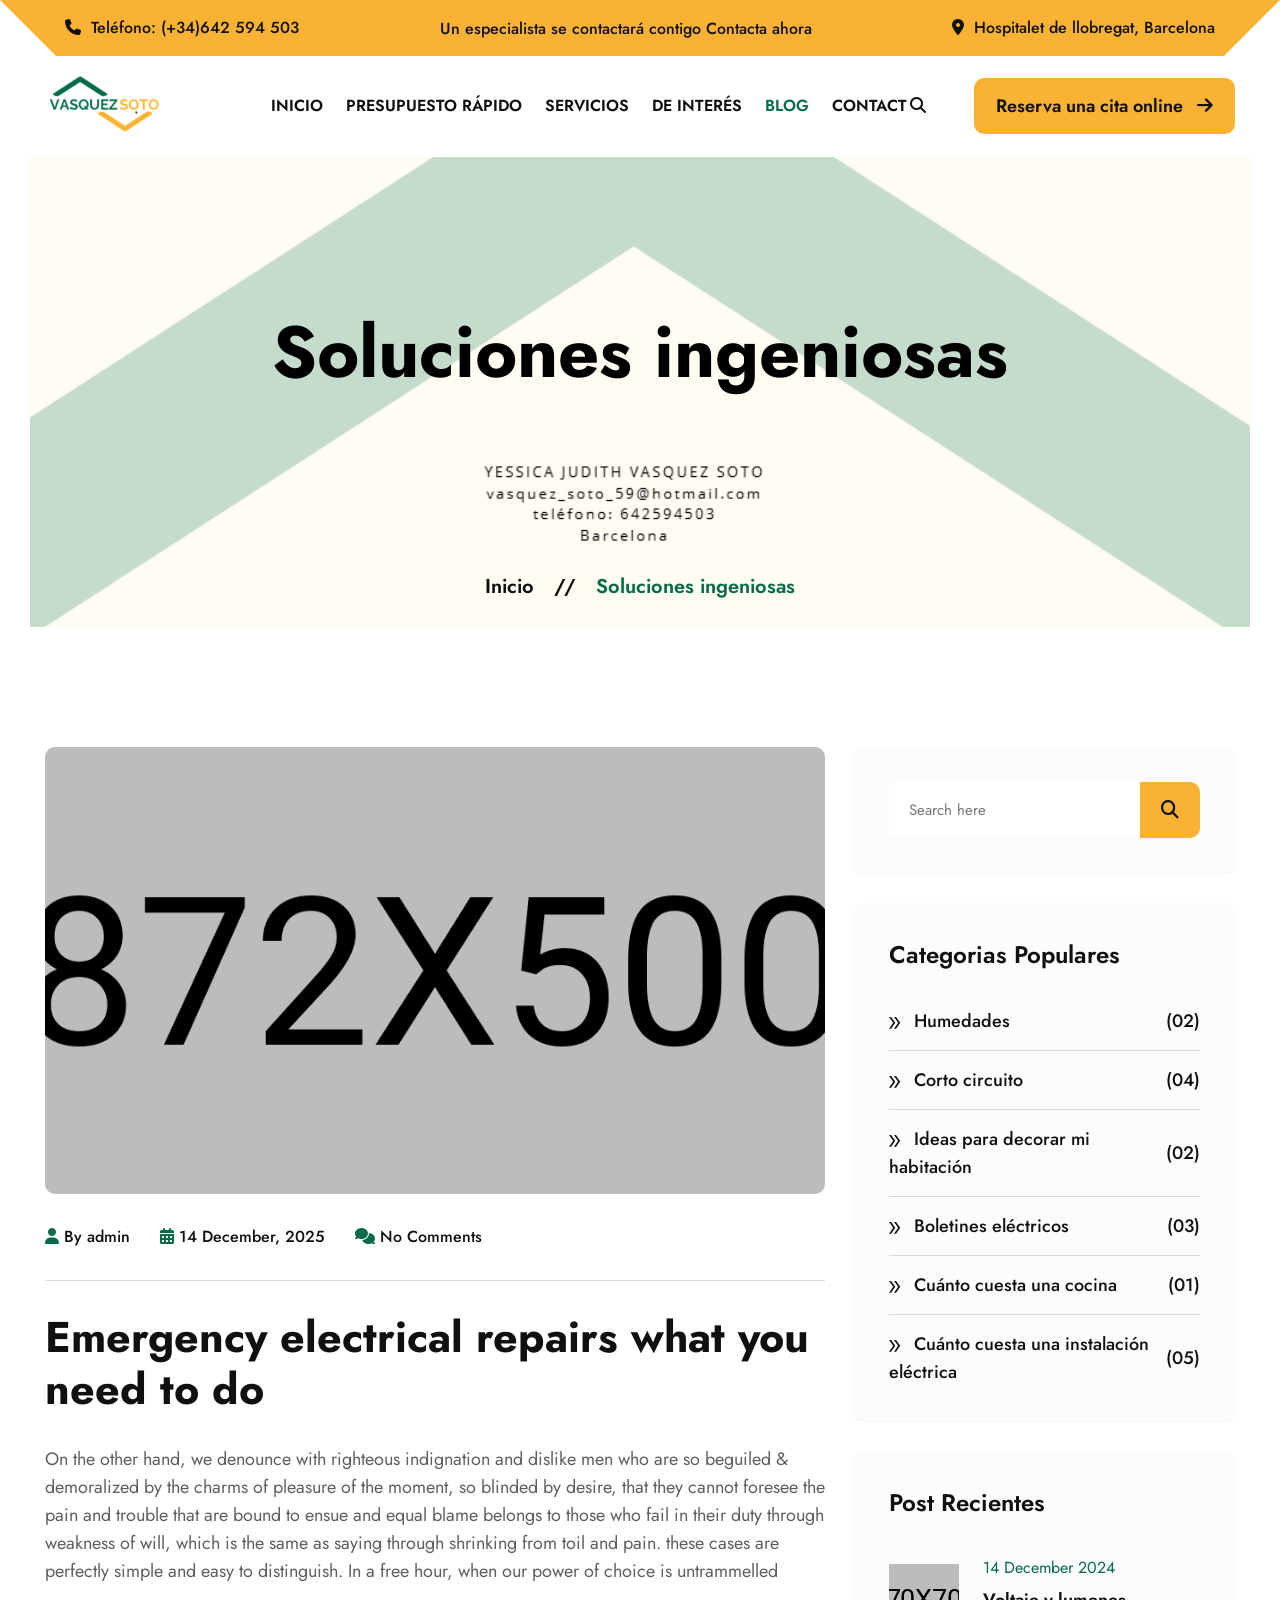
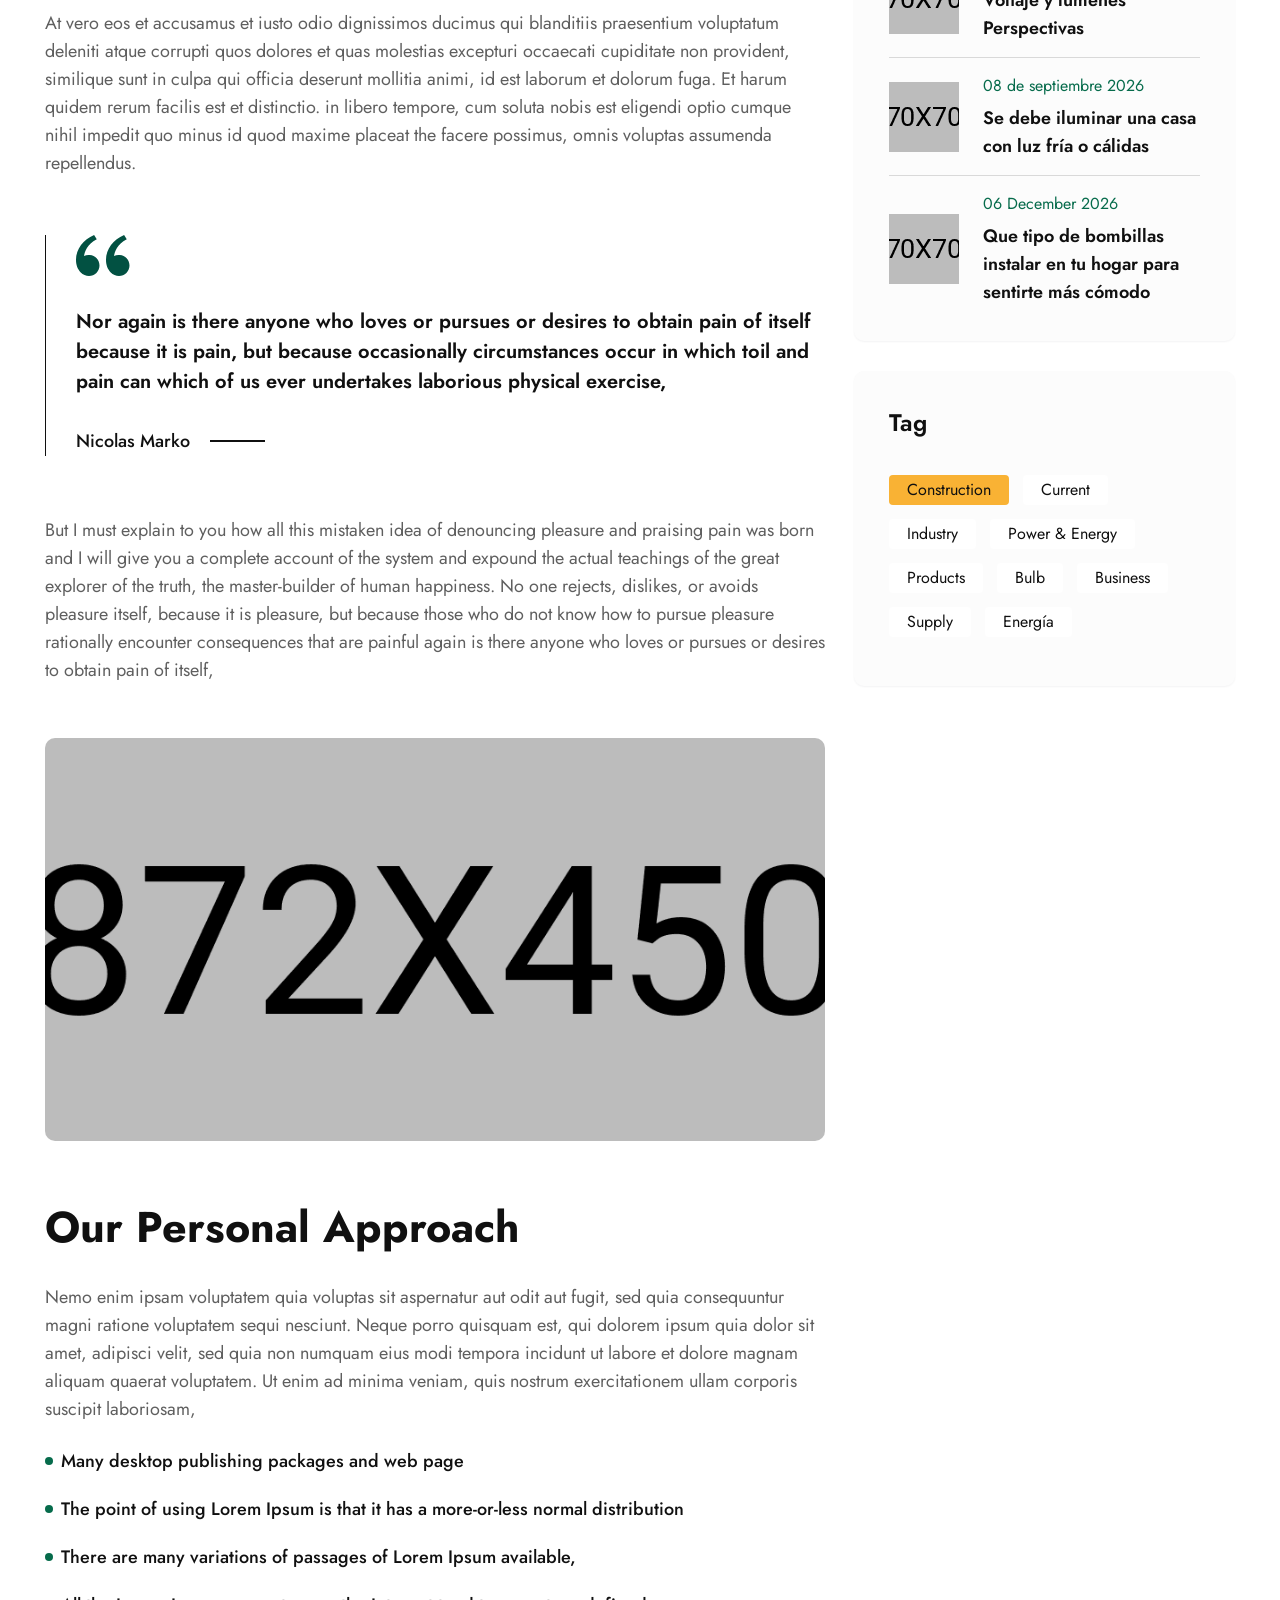
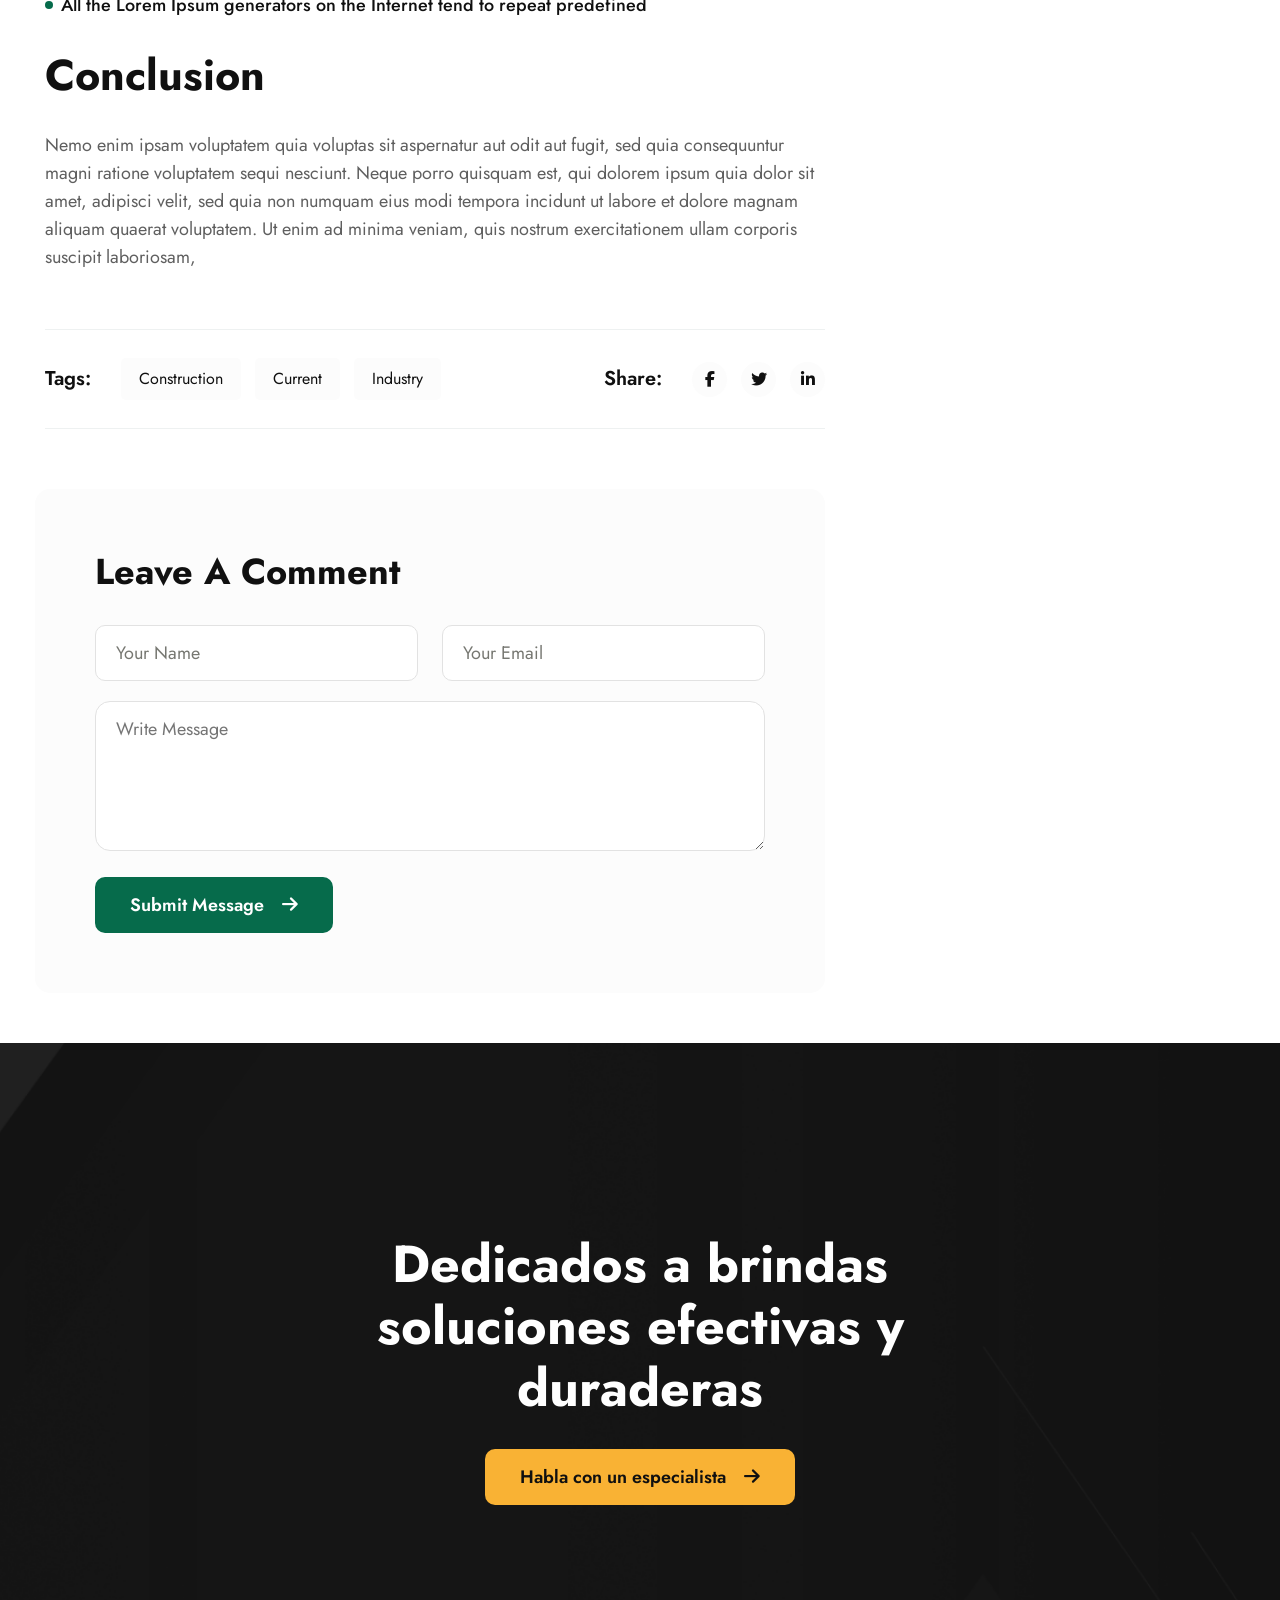
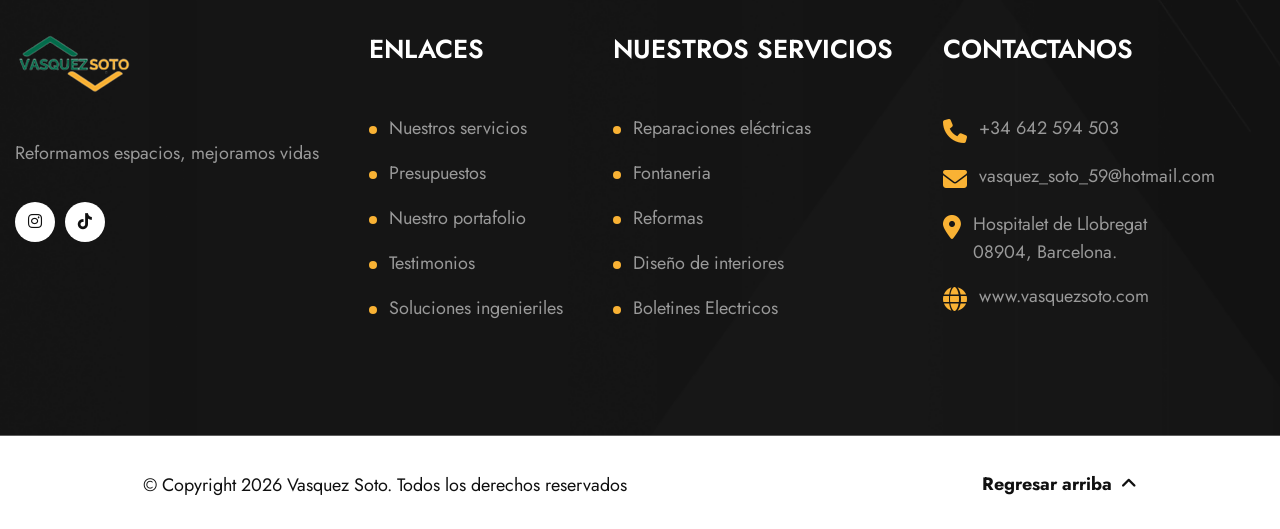
<file: blog-details.html>
<!DOCTYPE html>
<html lang="zxx">

<head>
    <!--=========== Meta Tags ==========-->
    <meta charset="UTF-8">
    <meta http-equiv="X-UA-Compatible" content="IE=edge">
    <meta name="viewport" content="width=device-width, initial-scale=1">
    <meta name="author" content="Rox_Themes">
    <meta name="description" content="Elecfix - Electrical Services HtmlTemplate">
    <!--============= Page title ============ -->
    <title>Shared on THEMELOCK.COM - Elecfix - Electrical Services HtmlTemplate</title>
    <!--===== Favcion =====-->
    <link rel="shortcut icon" href="assets/images/favicon.png">
    <!--===== Bootstrap min.css =====-->
    <link rel="stylesheet" href="assets/css/bootstrap.min.css">
    <!--===== All Min Css =====-->
    <link rel="stylesheet" href="assets/css/all.min.css">
    <!--===== Animate.css =====-->
    <link rel="stylesheet" href="assets/css/animate.css">
    <!--===== MeanMenu.css =====-->
    <link rel="stylesheet" href="assets/css/meanmenu.css">
    <!--===== Swiper Bundle.css =====-->
    <link rel="stylesheet" href="assets/css/swiper-bundle.min.css">
    <!--===== Magnific Popup.css =====-->
    <link rel="stylesheet" href="assets/css/magnific-popup.css">
    <!--===== Text Splitting.css =====-->
    <link rel="stylesheet" href="assets/css/splitting.css">
    <!--===== Main.css =====-->
    <link rel="stylesheet" href="assets/css/main.css">
    <!--===== WhatsApp Float Button =====-->
    <link rel="stylesheet" href="assets/css/whatsapp-flat.css">
</head>

<body>

    <!--===== Preloader Start =====-->
    <div id="preloader" class="preloader">
        <div class="animation-preloader">
            <div class="txt-loading">
                <span data-text-preloader="V" class="letters-loading">
                    V
                </span>
                <span data-text-preloader="A" class="letters-loading">
                    A
                </span>
                <span data-text-preloader="S" class="letters-loading">
                    S
                </span>
                <span data-text-preloader="Q" class="letters-loading">
                    Q
                </span>
                <span data-text-preloader="U" class="letters-loading">
                    U
                </span>
                <span data-text-preloader="E" class="letters-loading">
                    E
                </span>
                <span data-text-preloader="Z" class="letters-loading">
                    Z
                </span>
                <span data-text-preloader="S" class="letters-loading">
                    S
                </span>
                <span data-text-preloader="O" class="letters-loading">
                    O
                </span>
                <span data-text-preloader="T" class="letters-loading">
                    T
                </span>
                <span data-text-preloader="O" class="letters-loading">
                    O
                </span>
            </div>
            <p class="text-center">Loading</p>
        </div>
        <div class="loader">
            <div class="row">
                <div class="col-3 loader-section section-left">
                    <div class="bg"></div>
                </div>
                <div class="col-3 loader-section section-left">
                    <div class="bg"></div>
                </div>
                <div class="col-3 loader-section section-right">
                    <div class="bg"></div>
                </div>
                <div class="col-3 loader-section section-right">
                    <div class="bg"></div>
                </div>
            </div>
        </div>
    </div>

    <!--===== Mouse Cursor Start =====-->
    <div class="mouse-cursor cursor-outer"></div>
    <div class="mouse-cursor cursor-inner"></div>

    <!--===== Back To Top Start =====-->
    <button id="back-top" class="back-to-top">
        <i class="fa-solid fa-chevron-up"></i>
    </button>

    <!-- search -->
    <div class="search-overlay">
        <div class="d-table">
            <div class="d-table-cell">
                <div class="search-overlay-layer"></div>
                <div class="search-overlay-layer"></div>
                <div class="search-overlay-layer"></div>
                <div class="search-overlay-close">
                    <span class="search-overlay-close-line"></span>
                    <span class="search-overlay-close-line"></span>
                </div>
                <div class="search-overlay-form">
                    <form>
                        <input type="text" class="input-search" placeholder="Search here...">
                        <button type="button"><i class="fas fa-search"></i></button>
                    </form>
                </div>
            </div>
        </div>
    </div>


    <!-- MobileMenu    S T A R T -->
   <div class="global-menu-wrapper onepage-nav">
        <div class="global-menu-area text-center">
            <button class="global-menu-toggle"><i class="fa-solid fa-xmark"></i></button>
            <div class="mobile-logo">
                <a href='#'>
                    <img src="assets/images/logo/logo.png" alt="Vasquez Soto">
                </a>
            </div>
            <nav class="global-mobile-menu">
                <ul>
                    <li class="menu-item-has-children">
                        <a class="active" href='#'>Inicio</a>
                        <ul class="sub-menu">
                            <li><a class="active" href='index.html'>Inicio</a></li>
                            <li><a href='team.html'>Sobre nosotros</a></li>
                        </ul>
                    </li>
                    <li><a href='about.html'>Presupuesto rápido</a></li>
                    <li class="menu-item-has-children">
                        <a href='#'> Servicios </a>
                        <ul class="sub-menu">
                            <li><a href='services.html'>Diseño de interiores</a></li>
                            <li><a href='service-details.html'>Reformas y mantenimientos</a></li>
                        </ul>
                    </li>
                    <li class="menu-item-has-children">
                        <a href='#'> Blog </a>
                        <ul class="sub-menu">
                            <li><a href='blog.html'>Blog</a></li>
                            <li><a href='blog-details.html'>Soluciones ingeniosas</a></li>
                        </ul>
                    </li>
                    <li class="menu-item-has-children">
                        <a href='#'> De interés </a>
                        <ul class="sub-menu">
                            <li><a href='projects.html'>Proyectos</a></li>
                            <li><a href='project-details.html'>Detalle de proyectos</a></li>
                            <li><a href='team.html'>Miembros del equipo</a></li>
                            <li><a href='pricing.html'>Planes de precios</a></li>
                            <li><a href='faq.html'>Para autónomos</a></li>
                            <li><a href='404.html'>¿Dudas?</a></li>
                        </ul>
                    </li>
                    <li><a href='contact.html'>Contacto</a></li>
                </ul>
            </nav>
        </div>
    </div>

    <!-- Header Section    S T A R T -->
    <header class="global-header2 header-layout2">
        <div class="header-top-area">
            <div class="container-1320">
                <div class="header-top-wrapper">
                    <div class="social-content">
                        <ul>
                            <li><a href="tel:+34-642-594-503"><span><i class="fa-solid fa-phone"></i></span>Teléfono:
                                    (+34)642 594 503
                                </a></li>
                        </ul>
                    </div>
                    <div class="content">
                        <p class="header-top-wrapper__text"> Un especialista se contactará contigo <a
                                href="contact.html">Contacta ahora </a>
                        </p>
                    </div>
                    <div class="social-content">
                        <ul>
                            <li><a href="contact.html"><span><i class="fa-solid fa-location-dot"></i></span>Hospitalet de llobregat,
                                    Barcelona</a></li>
                        </ul>
                    </div>
                </div>
            </div>
        </div>
        <div class="sticky-wrapper">
            <!-- Main Menu Area encabezado del menu principal-->
            <div class="container-1600">
                <div class="global-header2-menu-area">
                    <div class="row align-items-center justify-content-between">
                        <div class="col-xl-2 col-2">
                            <div class="header-logo">
                                <a href='#'>
                                    <img src="assets/images/logo/logo.png" alt="Vasquez Soto">
                                </a>
                            </div>
                        </div>
                        <div class="col-xl-7 col-2 text-center">
                            <nav class="global-header2-menu-area-main-menu d-none d-xl-inline-block ">
                                <ul>
                                    <li class="global-header2-menu-item-has-children">
                                        <a href='#'>Inicio</a>
                                        <ul class="sub-menu">
                                            <li><a href='index.html'>Inicio</a></li>
                                            <li><a href='team.html'>Sobre Nosotros</a></li>
                                        </ul>
                                    </li>
                                    <li><a href='about.html'>Presupuesto Rápido</a></li>
                                    <li class="global-header2-menu-item-has-children">
                                        <a href='#'>Servicios</a>
                                        <ul class="sub-menu">
                                            <li><a href='services.html'>Diseño de interiores</a></li>
                                            <li><a href='service-details.html'>Reformas y mantenimientos</a></li>
                                        </ul>
                                    </li>
                                    <li class="global-header2-menu-item-has-children">
                                       <a href='#'> De interés </a>
                                       <ul class="sub-menu">
                                            <li><a href='projects.html'>Proyectos</a></li>
                                            <li><a href='project-details.html'>Detalle de proyectos</a></li>
                                            <li><a href='team.html'>Miembros del equipo</a></li>
                                            <li><a href='pricing.html'>Planes de precios</a></li>
                                            <li><a href='faq.html'>Para autónomos</a></li>
                                            <li><a href='404.html'>¿Dudas?</a></li>
                                        </ul>
                                    </li>
                                    <li class="global-header2-menu-item-has-children">
                                        <a class="active" href='#'> Blog </a>
                                        <ul class="sub-menu">
                                            <li><a href='blog.html'>Blog</a></li>
                                            <li><a class="active" href='blog-details.html'>Soluciones Ingeniosas</a></li>
                                        </ul>
                                    </li>
                                    <li><a href='contact.html'>Contact</a></li>
                                </ul>
                            </nav>
                            <div class="header-button d-xl-none">
                                <button type="button" class="global-menu-toggle sidebar-btn">
                                    <span class="line"></span>
                                    <span class="line"></span>
                                    <span class="line"></span>
                                </button>
                            </div>
                        </div>
                        <div class="col-xl-3 d-none d-xl-block text-end">
                            <div class="global-header2-header-button others-options">
                                <div class="option-item">
                                    <a href="#" class="search-box me-5"><i class="fas fa-search"></i></a>
                                </div>
                                <div class="btn-wrapper">
                                    <a class="theme-btn style2" href="contact.html">Reserva una cita online <i class="fa-solid fa-arrow-right"></i></a>
                                </div>
                            </div>
                        </div>
                    </div>
                </div>
            </div>
        </div>
    </header>

    <!-- Breadcrumb Section  S T A R T -->
    <div id="intro" class="breadcrumb-wrapper bg-img fix"
        style="background-image: url(assets/images/intro/ENCABEZADOS.png);">
        <div class="container">
            <h1 class="breadcrumb-wrapper__title wow fadeInUp" data-wow-delay=".3s"style="color: black;">Soluciones ingeniosas
            </h1>
            <ul class="breadcrumb-wrapper-list">
                <li class="breadcrumb-wrapper-list__item"><a href="index.html">Inicio</a></li>
                <li class="breadcrumb-wrapper-list__item">//</li>
                <li class="breadcrumb-wrapper-list__item active">Soluciones ingeniosas</li>
            </ul>
        </div>
    </div>

    <!-- Soluciones Ingeniosas Section  S T A R T -->
    <section class="blog-details section-padding fix">
        <div class="container-1320">
            <div class="row gx-30">
                <div class="col-lg-8">
                    <div class="blog-details-content">
                        <div class="blog-details-content__thumb wow fadeInUp" data-wow-delay=".3s">
                            <img src="assets/images/blog/blog-details-thumb1_1.jpg" alt="thumb">
                        </div>
                        <div class="blog-details-content__meta wow fadeInUp" data-wow-delay=".5s">
                            <ul>
                                <li>
                                    <i class="fa-solid fa-user"></i>
                                    By admin
                                </li>
                                <li>
                                    <i class="fa-sharp fa-solid fa-calendar-days"></i>
                                    14 December, 2025
                                </li>
                                <li>
                                    <i class="fa-solid fa-comments"></i>
                                    No Comments
                                </li>
                            </ul>
                        </div>
                        <h3 class="blog-details-content__title wow fadeInUp" data-wow-delay=".7s">Emergency electrical repairs what you
                            need to do</h3>
                        <p class="blog-details-content__text wow fadeInUp" data-wow-delay=".8s">On the other hand, we denounce with righteous indignation
                            and dislike men who are so beguiled & demoralized by the charms of pleasure of the moment,
                            so blinded by desire, that they cannot foresee the pain and trouble that are bound to ensue
                            and equal blame belongs to those who fail in their duty through weakness of will, which is
                            the same as saying through shrinking from toil and pain. these cases are perfectly simple
                            and easy to distinguish. In a free hour, when our power of choice is untrammelled </p>
                        <p class="blog-details-content__text wow fadeInUp" data-wow-delay=".8s"> At vero eos et accusamus et iusto odio dignissimos
                            ducimus qui blanditiis praesentium voluptatum deleniti atque corrupti quos dolores et quas
                            molestias excepturi occaecati cupiditate non provident, similique sunt in culpa qui officia
                            deserunt mollitia animi, id est laborum et dolorum fuga. Et harum quidem rerum facilis est
                            et distinctio. in libero tempore, cum soluta nobis est eligendi optio cumque nihil impedit
                            quo minus id quod maxime placeat the facere possimus, omnis voluptas assumenda repellendus.
                        </p>
                        <div class="blog-details-content-testimonial wow fadeInUp" data-wow-delay=".3s">
                            <div class="blog-details-content-testimonial__quote"><img
                                    src="assets/images/icon/blog-details-quote.svg" alt="icon"></div>
                            <p class="blog-details-content-testimonial__text">Nor again is there anyone who loves or
                                pursues or desires to obtain pain of itself because it is pain, but because occasionally
                                circumstances occur in which toil and pain can which of us ever undertakes laborious
                                physical exercise,</p>
                            <h6 class="blog-details-content-testimonial__auth">Nicolas Marko</h6>
                        </div>
                        <div class="blog-details-content__text wow fadeInUp" data-wow-delay=".5s">But I must explain to you how all this mistaken idea of
                            denouncing pleasure and praising pain was born and I will give you a complete account of the
                            system and expound the actual teachings of the great explorer of the truth, the
                            master-builder of human happiness. No one rejects, dislikes, or avoids pleasure itself,
                            because it is pleasure, but because those who do not know how to pursue pleasure rationally
                            encounter consequences that are painful again is there anyone who loves or pursues or
                            desires to obtain pain of itself,</div>
                        <div class="blog-details-content__thumb mt-30 mb-30 wow fadeInUp" data-wow-delay=".3s">
                            <img src="assets/images/blog/blog-details-thumb1_2.jpg" alt="thumb">
                        </div>
                        <h3 class="blog-details-content__title wow fadeInUp" data-wow-delay=".3s">Our Personal Approach</h3>
                        <p class="blog-details-content__text wow fadeInUp" data-wow-delay=".5s">Nemo enim ipsam voluptatem quia voluptas sit aspernatur
                            aut odit aut fugit, sed quia consequuntur magni ratione voluptatem sequi nesciunt. Neque
                            porro quisquam est, qui dolorem ipsum quia dolor sit amet, adipisci velit, sed quia non
                            numquam eius modi tempora incidunt ut labore et dolore magnam aliquam quaerat voluptatem. Ut
                            enim ad minima veniam, quis nostrum exercitationem ullam corporis suscipit laboriosam,</p>
                        <div class="blog-details-content__list wow fadeInUp" data-wow-delay=".6s">
                            <ul>
                                <li>Many desktop publishing packages and web page</li>
                                <li>The point of using Lorem Ipsum is that it has a more-or-less normal distribution
                                </li>
                                <li>There are many variations of passages of Lorem Ipsum available,</li>
                                <li>All the Lorem Ipsum generators on the Internet tend to repeat predefined</li>
                            </ul>
                        </div>
                        <h3 class="blog-details-content__title wow fadeInUp" data-wow-delay=".3s">Conclusion</h3>
                        <p class="blog-details-content__text wow fadeInUp" data-wow-delay=".5s">Nemo enim ipsam voluptatem quia voluptas sit aspernatur
                            aut odit aut fugit, sed quia consequuntur magni ratione voluptatem sequi nesciunt. Neque
                            porro quisquam est, qui dolorem ipsum quia dolor sit amet, adipisci velit, sed quia non
                            numquam eius modi tempora incidunt ut labore et dolore magnam aliquam quaerat voluptatem. Ut
                            enim ad minima veniam, quis nostrum exercitationem ullam corporis suscipit laboriosam,</p>
                        <div class="blog-details-content-link-wrapper wow fadeInUp" data-wow-delay=".6s">
                            <div class="blog-details-content__tag">
                                <h4 class="blog-details-content__tag-title">Tags:</h4>
                                <ul>
                                    <li><a href="#!">Construction</a></li>
                                    <li><a href="#!">Current</a></li>
                                    <li><a href="#!">Industry</a></li>
                                </ul>
                            </div>
                            <div class="blog-details-content__social wow fadeInUp" data-wow-delay=".7s">
                                <h4 class="blog-details-content__sicial-title">Share:</h4>
                                <ul>
                                    <li><a href="#!"><i class="fa-brands fa-facebook-f"></i></a></li>
                                    <li><a href="#!"><i class="fa-brands fa-twitter"></i></a></li>
                                    <li><a href="#!"><i class="fa-brands fa-linkedin-in"></i></a></li>
                                </ul>
                            </div>
                        </div>
                        <div class="blog-details-content__form wow fadeInUp" data-wow-delay=".3s">
                            <h4 class="blog-details-content__form-title">Leave A Comment</h4>
                            <form action="#!" id="contact-form" class="content-form-items">
                                <div class="row g-4">
                                    <div class="col-lg-12"
                                        style="visibility: visible; animation-delay: 0.3s; animation-name: fadeInUp;">
                                        <div class="row">
                                            <div class="col-md-6">
                                                <div class="form-clt">
                                                    <input type="text" name="name" id="name" placeholder="Your Name">
                                                </div>
                                            </div>
                                            <div class="col-md-6">
                                                <div class="form-clt">
                                                    <input type="email" name="email" id="email"
                                                        placeholder="Your Email">
                                                </div>
                                            </div>
                                            <div class="col-md-12">
                                                <div class="form-clt">
                                                    <textarea name="message" id="message"
                                                        placeholder="Write Message"></textarea>
                                                </div>
                                                <div class="blog-details-content__form-button-wrapper">
                                                    <button class="theme-btn style1" type="submit">Submit Message <i class="fa-solid fa-arrow-right"></i></button>
                                                </div>
                                            </div>
                                        </div>
                                    </div>
                                </div>
                            </form>
                        </div>
                    </div>
                </div>
                <div class="col-lg-4">
                    <div class="main-sidebar">
                        <div class="single-sidebar-widget wow fadeInUp" data-wow-delay=".3s">
                            <div class="search-widget">
                                <form action="#">
                                    <input type="text" placeholder="Search here">
                                    <button><i class="fa-solid fa-magnifying-glass"></i></button>
                                </form>
                            </div>
                        </div>
                        <div class="single-sidebar-widget wow fadeInUp" data-wow-delay=".6s">
                            <h5 class="widget-title">
                                Categorias Populares
                            </h5>
                            <div class="single-sidebar-widget__categories">
                                <ul>
                                    <li><a href="blog-details.html"><span><img class="svg-img"
                                                    src="assets/images/icon/blog-details-arrow.svg" alt="icon"></span>
                                            Humedades</a> <span>(02)</span></li>
                                    <li><a href="blog-details.html"><span><img class="svg-img"
                                                    src="assets/images/icon/blog-details-arrow.svg" alt="icon"></span>
                                             Corto circuito</a> <span>(04)</span></li>
                                    <li><a href="blog-details.html"><span><img class="svg-img"
                                                    src="assets/images/icon/blog-details-arrow.svg" alt="icon"></span>
                                            Ideas para decorar mi habitación</a> <span>(02)</span></li>
                                    <li><a href="blog-details.html"><span><img class="svg-img"
                                                    src="assets/images/icon/blog-details-arrow.svg" alt="icon"></span>
                                            Boletines eléctricos</a> <span>(03)</span></li>
                                    <li><a href="blog-details.html"><span><img class="svg-img"
                                                    src="assets/images/icon/blog-details-arrow.svg" alt="icon"></span>
                                            Cuánto cuesta una cocina</a> <span>(01)</span></li>
                                    <li><a href="blog-details.html"><span><img class="svg-img"
                                                    src="assets/images/icon/blog-details-arrow.svg" alt="icon"></span>
                                            Cuánto cuesta una instalación eléctrica</a> <span>(05)</span></li>
                                </ul>
                            </div>
                        </div>
                        <div class="single-sidebar-widget wow fadeInUp" data-wow-delay=".8s">
                            <h5 class="widget-title">
                                Post Recientes
                            </h5>
                            <div class="single-sidebar-widget__post">
                                <div class="single-sidebar-widget__post-items bor-bottom">
                                    <div class="single-sidebar-widget__post-items-thumb">
                                        <img src="assets/images/blog/blog-details-post1_1.png" alt="thumb">
                                    </div>
                                    <div class="single-sidebar-widget__post-items-content">
                                        <p class="single-sidebar-widget__post-items-content-date">14 December 2024</p>
                                        <h5 class="single-sidebar-widget__post-items-content-title">
                                            <a href="blog-details.html">Voltaje y lumenes 
                                                Perspectivas</a>
                                        </h5>
                                    </div>
                                </div>
                                <div class="single-sidebar-widget__post-items bor-bottom">
                                    <div class="single-sidebar-widget__post-items-thumb">
                                        <img src="assets/images/blog/blog-details-post1_2.png" alt="thumb">
                                    </div>
                                    <div class="single-sidebar-widget__post-items-content">
                                        <p class="single-sidebar-widget__post-items-content-date">08 de septiembre 2026</p>
                                        <h5 class="single-sidebar-widget__post-items-content-title">
                                            <a href="blog-details.html">
                                                Se debe iluminar una casa con luz fría o cálidas
                                            </a>
                                        </h5>
                                    </div>
                                </div>
                                <div class="single-sidebar-widget__post-items">
                                    <div class="single-sidebar-widget__post-items-thumb">
                                        <img src="assets/images/blog/blog-details-post1_3.png" alt="thumb">
                                    </div>
                                    <div class="single-sidebar-widget__post-items-content">
                                        <p class="single-sidebar-widget__post-items-content-date">06 December 2026</p>
                                        <h5 class="single-sidebar-widget__post-items-content-title">
                                            <a href="blog-details.html">
                                                Que tipo de bombillas instalar en tu hogar
                                                para sentirte más cómodo
                                            </a>
                                        </h5>
                                    </div>
                                </div>
                            </div>
                        </div>
                        <div class="single-sidebar-widget wow fadeInUp" data-wow-delay=".8s">
                            <h5 class="widget-title">
                                Tag
                            </h5>
                            <ul class="tagcloud">
                                <li><a class="active" href="#!">Construction</a></li>
                                <li><a href="#!">Current</a></li>
                                <li><a href="#!">Industry</a></li>
                                <li><a href="#!">Power & Energy</a></li>
                                <li><a href="#!">Products</a></li>
                                <li><a href="#!">Bulb</a></li>
                                <li><a href="#!">Business</a></li>
                                <li><a href="#!">Supply</a></li>
                                <li><a href="#!">Energía</a></li>
                            </ul>
                        </div>
                    </div>
                </div>
            </div>
        </div>
    </section>

    <!--===== Footer Section  S T A R T =====-->
<section class="footer1 fix  bg-img" style="background-image: url(assets/images/footer/footer-bg.png);">
        <div class="container">
            <div class="footer1-top wow fadeInUp" data-wow-delay=".3s">
                <h3 class="footer1-top__title">
                    Dedicados a brindas soluciones
                    efectivas y duraderas </h3>
                <div class="footer1-top__btn-wrapper">
                    <a class="price1-card__btn theme-btn style2" href="#!">Habla con un especialista <i
                            class="fa-solid fa-arrow-right"></i></a>
                </div>
            </div>
        </div>
        <div class="container-1600" >
            <div class="row justify-content-between">
                <div class="col-auto wow fadeInUp" data-wow-delay=".3s">
                    <div class="footer1-widget__item">
                        <div class="footer1-widget__item-logo">
                            <a href="index.html"><img src="assets/images/logo/logo.png" alt="logo"></a>
                        </div>
                        <p class="footer1-widget__item-text">Reformamos espacios, mejoramos vidas</p>
                        <ul class="footer1-widget__item-social">
                            <li><a href="https://www.instagram.com/vasquezsoto59?igsh=MWsxdWk2OHgzanVmNg==" target="_blank"><i class="fa-brands fa-instagram"></i></a></li>
                            <li><a href="https://www.tiktok.com/@yessicavasquezsoto?_r=1&_t=ZS-95Jv6vxABAw" target="_blank"><i class="fa-brands fa-tiktok"></i></a></li>
                        </ul>
                    </div>
                </div>
                <div class="col-auto wow fadeInUp" data-wow-delay=".5s">
                    <div class="footer1-widget__item">
                        <h3 class="footer1-widget__item-title">ENLACES</h3>
                        <ul class="footer1-widget__item-list">
                            <li><a href="services.html"> Nuestros servicios</a></li>
                            <li><a href="about.html"> Presupuestos</a></li>
                            <li><a href="projects.html"> Nuestro portafolio</a></li>
                            <li><a href="#"> Testimonios</a></li>
                            <li><a href="blog-details.html">Soluciones ingenieriles</a></li>
                        </ul>
                    </div>
                </div>
                <div class="col-auto wow fadeInUp" data-wow-delay=".6s">
                    <div class="footer1-widget__item">
                        <h3 class="footer1-widget__item-title">NUESTROS SERVICIOS</h3>
                        <ul class="footer1-widget__item-list">
                            <li><a href="service-details.html"> Reparaciones eléctricas</a></li>
                            <li><a href="service-details.html">Fontaneria</a></li>
                            <li><a href="service-details.html"> Reformas</a></li>
                            <li><a href="service-details.html"> Diseño de interiores</a></li>
                            <li><a href="service-details.html">Boletines Electricos </a></li>
                        </ul>
                    </div>
                </div>
                <div class="col-auto wow fadeInUp" data-wow-delay=".7s">
                    <div class="footer1-widget__item style2">
                        <h3 class="footer1-widget__item-title">CONTACTANOS</h3>
                        <ul class="footer1-widget__item-list">
                            <li><span><i class="fa-solid fa-phone"></i></span> <a href="tel:+34-642-594-503"> +34 642 594
                                    503</a></li>
                            <li><span><i class="fa-solid fa-envelope"></i></span><a
                                    href="mailto:contactinfo@gmail.com">vasquez_soto_59@hotmail.com</a></li>
                            <li><span><i class="fa-solid fa-location-dot"></i></span><a href="contact.html"> 
                                   Hospitalet de Llobregat <br>
                                    08904, Barcelona.</a></li>
                            <li><span><i class="fa-solid fa-globe"></i></span> <a href="#"> www.vasquezsoto.com</a></li>
                        </ul>
                    </div>
                </div>
                <div class="col-auto wow fadeInUp" data-wow-delay=".8s">
                    <div class="footer1-widget__item">
                    </div>
                </div>
            </div>
            <div class="footer1-bottom wow fadeInUp" data-wow-delay=".3s">
                <div class="container-1600">
                    <div class="footer1-bottom-item d-flex align-items-center justify-content-between g-4">
                        <p class="footer1-bottom-item__text">© Copyright 2026 Vasquez Soto.
                            Todos los derechos reservados</p>
                        <div class="footer1-bottom-item__top-link">
                            <a href="#intro">Regresar arriba <span><i class="fa-solid fa-angle-up"></i></span></a>
                        </div>
                    </div>
                </div>
            </div>
        </div>

    </section>

    <!--===== jQuery (Required before all plugins) =====-->
    <script src="assets/js/jquery-3.7.1.min.js"></script>
    <!--===== Bootstrap Js =====-->
    <script src="assets/js/bootstrap.bundle.min.js"></script>
    <!--===== Waypoints Js (Required for CounterUp) =====-->
    <script src="assets/js/jquery.waypoints.js"></script>
    <!--===== CounterUp Js (Depends on jQuery & Waypoints) =====-->
    <script src="assets/js/jquery.counterup.min.js"></script>
    <!--===== Viewport Js (If needed) =====-->
    <script src="assets/js/viewport.jquery.js"></script>
    <!--===== Tilt Js =====-->
    <script src="assets/js/tilt.min.js"></script>
    <!--===== Splitting Animation Js =====-->
    <script src="assets/js/splitting.js"></script>
    <!--===== Swiper Slider Js =====-->
    <script src="assets/js/swiper-bundle.min.js"></script>
    <!--===== Magnific Js =====-->
    <script src="assets/js/magnific-popup.min.js"></script>
    <!--===== MeanMenu Js =====-->
    <script src="assets/js/jquery.meanmenu.min.js"></script>
    <!--===== Wow Animation Js =====-->
    <script src="assets/js/wow.min.js"></script>
    <!--===== Main.js =====-->
    <script src="assets/js/main.js"></script>
</body>

</html>
</file>
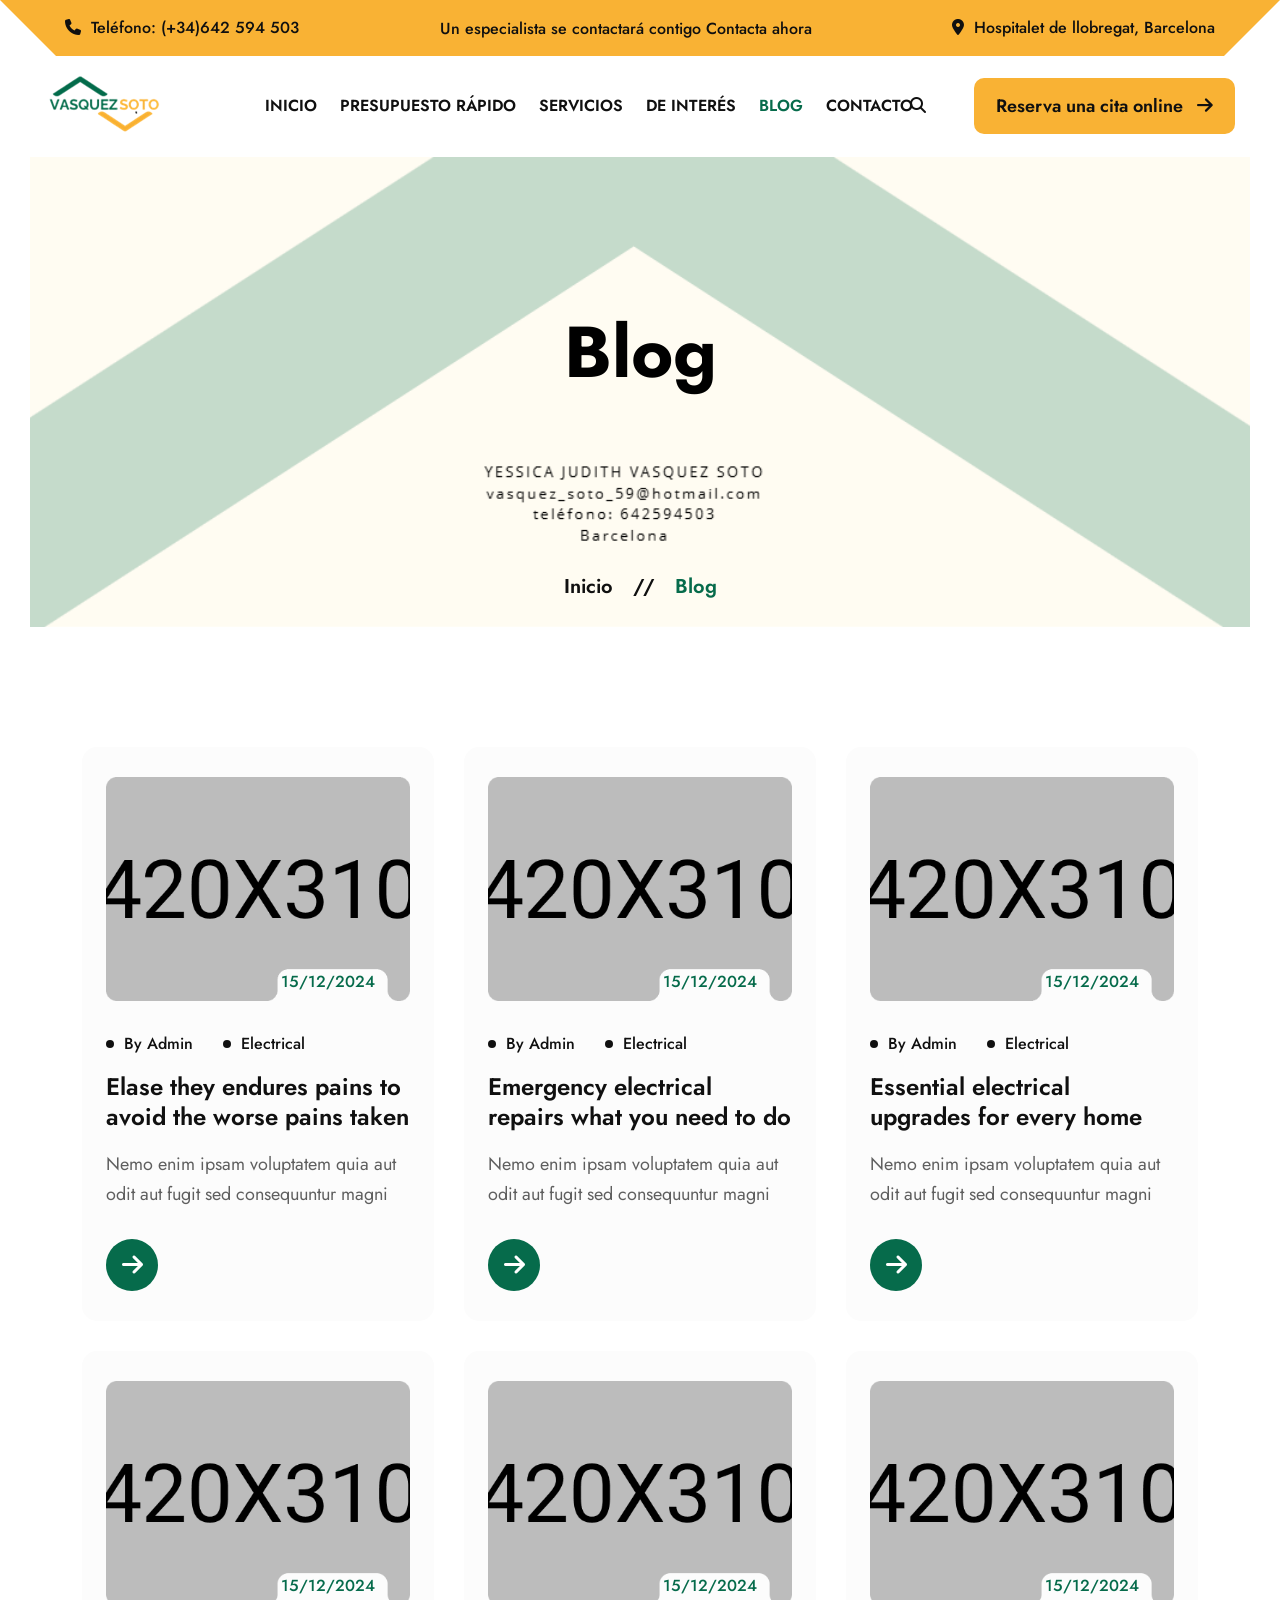
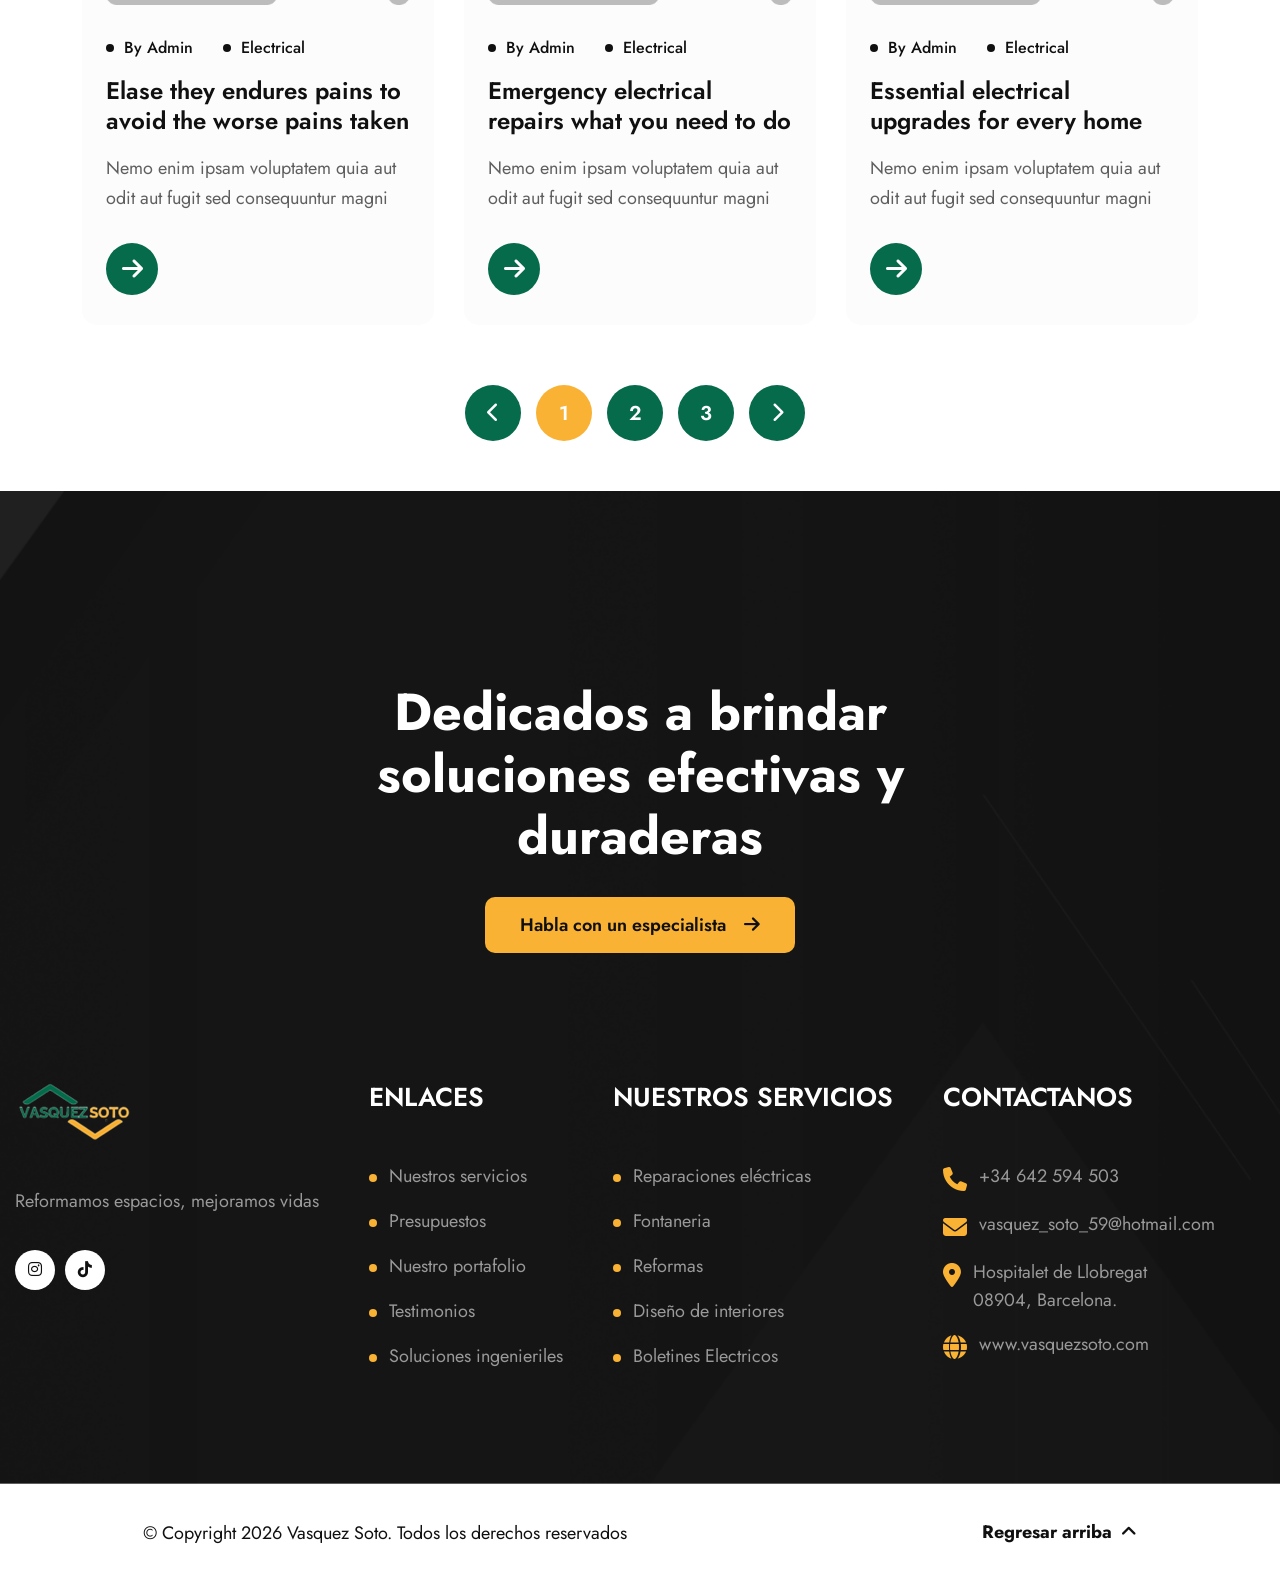
<file: blog.html>
<!DOCTYPE html>
<html lang="zxx">

<head>
    <!--=========== Meta Tags ==========-->
    <meta charset="UTF-8">
    <meta http-equiv="X-UA-Compatible" content="IE=edge">
    <meta name="viewport" content="width=device-width, initial-scale=1">
    <meta name="author" content="Rox_Themes">
    <meta name="description" content="Elecfix - Electrical Services HtmlTemplate">
    <!--============= Page title ============ -->
    <title>Shared on THEMELOCK.COM - Elecfix - Electrical Services HtmlTemplate</title>
    <!--===== Favcion =====-->
    <link rel="shortcut icon" href="assets/images/favicon.png">
    <!--===== Bootstrap min.css =====-->
    <link rel="stylesheet" href="assets/css/bootstrap.min.css">
    <!--===== All Min Css =====-->
    <link rel="stylesheet" href="assets/css/all.min.css">
    <!--===== Animate.css =====-->
    <link rel="stylesheet" href="assets/css/animate.css">
    <!--===== MeanMenu.css =====-->
    <link rel="stylesheet" href="assets/css/meanmenu.css">
    <!--===== Swiper Bundle.css =====-->
    <link rel="stylesheet" href="assets/css/swiper-bundle.min.css">
    <!--===== Magnific Popup.css =====-->
    <link rel="stylesheet" href="assets/css/magnific-popup.css">
    <!--===== Text Splitting.css =====-->
    <link rel="stylesheet" href="assets/css/splitting.css">
    <!--===== Main.css =====-->
    <link rel="stylesheet" href="assets/css/main.css">
    <!--===== WhatsApp Float Button =====-->
    <link rel="stylesheet" href="assets/css/whatsapp-flat.css">
</head>

<body>

    <!--===== Preloader Start =====-->
    <div id="preloader" class="preloader">
        <div class="animation-preloader">
            <div class="txt-loading">
                <span data-text-preloader="V" class="letters-loading">
                    V
                </span>
                <span data-text-preloader="A" class="letters-loading">
                    A
                </span>
                <span data-text-preloader="S" class="letters-loading">
                    S
                </span>
                <span data-text-preloader="Q" class="letters-loading">
                    Q
                </span>
                <span data-text-preloader="U" class="letters-loading">
                    U
                </span>
                <span data-text-preloader="E" class="letters-loading">
                    E
                </span>
                <span data-text-preloader="Z" class="letters-loading">
                    Z
                </span>
                <span data-text-preloader="S" class="letters-loading">
                    S
                </span>
                <span data-text-preloader="O" class="letters-loading">
                    O
                </span>
                <span data-text-preloader="T" class="letters-loading">
                    T
                </span>
                <span data-text-preloader="O" class="letters-loading">
                    O
                </span>
            </div>
            <p class="text-center">Cargando...</p>
        </div>
        <div class="loader">
            <div class="row">
                <div class="col-3 loader-section section-left">
                    <div class="bg"></div>
                </div>
                <div class="col-3 loader-section section-left">
                    <div class="bg"></div>
                </div>
                <div class="col-3 loader-section section-right">
                    <div class="bg"></div>
                </div>
                <div class="col-3 loader-section section-right">
                    <div class="bg"></div>
                </div>
            </div>
        </div>
    </div>

    <!--===== Mouse Cursor Start =====-->
    <div class="mouse-cursor cursor-outer"></div>
    <div class="mouse-cursor cursor-inner"></div>

    <!--===== Back To Top Start =====-->
    <button id="back-top" class="back-to-top">
        <i class="fa-solid fa-chevron-up"></i>
    </button>

    <!-- search -->
    <div class="search-overlay">
        <div class="d-table">
            <div class="d-table-cell">
                <div class="search-overlay-layer"></div>
                <div class="search-overlay-layer"></div>
                <div class="search-overlay-layer"></div>
                <div class="search-overlay-close">
                    <span class="search-overlay-close-line"></span>
                    <span class="search-overlay-close-line"></span>
                </div>
                <div class="search-overlay-form">
                    <form>
                        <input type="text" class="input-search" placeholder="Search here...">
                        <button type="button"><i class="fas fa-search"></i></button>
                    </form>
                </div>
            </div>
        </div>
    </div>


    <!-- MobileMenu    S T A R T -->
   <div class="global-menu-wrapper onepage-nav">
        <div class="global-menu-area text-center">
            <button class="global-menu-toggle"><i class="fa-solid fa-xmark"></i></button>
            <div class="mobile-logo">
                <a href='#'>
                    <img src="assets/images/logo/logo.png" alt="Vasquez Soto">
                </a>
            </div>
            <nav class="global-mobile-menu">
                <ul>
                    <li class="menu-item-has-children">
                        <a class="active" href='#'>Inicio</a>
                        <ul class="sub-menu">
                            <li><a class="active" href='index.html'>Inicio</a></li>
                            <li><a href='team.html'>Sobre nosotros</a></li>
                        </ul>
                    </li>
                    <li><a href='about.html'>Presupuesto rápido</a></li>
                    <li class="menu-item-has-children">
                        <a href='#'> Servicios </a>
                        <ul class="sub-menu">
                            <li><a href='services.html'>Diseño de interiores</a></li>
                            <li><a href='service-details.html'>Reformas y mantenimientos</a></li>
                        </ul>
                    </li>
                    <li class="menu-item-has-children">
                        <a href='#'> Blog </a>
                        <ul class="sub-menu">
                            <li><a href='blog.html'>Blog</a></li>
                            <li><a href='blog-details.html'>Soluciones ingeniosas</a></li>
                        </ul>
                    </li>
                    <li class="menu-item-has-children">
                        <a href='#'> De interés </a>
                        <ul class="sub-menu">
                            <li><a href='projects.html'>Proyectos</a></li>
                            <li><a href='project-details.html'>Detalle de proyectos</a></li>
                            <li><a href='team.html'>Miembros del equipo</a></li>
                            <li><a href='pricing.html'>Planes de precios</a></li>
                            <li><a href='faq.html'>Para autónomos</a></li>
                            <li><a href='404.html'>¿Dudas?</a></li>
                        </ul>
                    </li>
                    <li><a href='contact.html'>Contacto</a></li>
                </ul>
            </nav>
        </div>
    </div>

    <!-- Header Section    S T A R T -->
    <header class="global-header2 header-layout2">
        <div class="header-top-area">
            <div class="container-1320">
                <div class="header-top-wrapper">
                    <div class="social-content">
                        <ul>
                            <li><a href="tel:+34-642-594-503"><span><i class="fa-solid fa-phone"></i></span>Teléfono:
                                    (+34)642 594 503
                                </a></li>
                        </ul>
                    </div>
                    <div class="content">
                        <p class="header-top-wrapper__text"> Un especialista se contactará contigo <a
                                href="contact.html">Contacta ahora </a>
                        </p>
                    </div>
                    <div class="social-content">
                        <ul>
                            <li><a href="contact.html"><span><i class="fa-solid fa-location-dot"></i></span>Hospitalet de llobregat,
                                    Barcelona</a></li>
                        </ul>
                    </div>
                </div>
            </div>
        </div>
        <div class="sticky-wrapper">
            <!-- Main Menu Area encabezado del menu principal-->
            <div class="container-1600">
                <div class="global-header2-menu-area">
                    <div class="row align-items-center justify-content-between">
                        <div class="col-xl-2 col-2">
                            <div class="header-logo">
                                <a href='#'>
                                    <img src="assets/images/logo/logo.png" alt="Vasquez Soto">
                                </a>
                            </div>
                        </div>
                        <div class="col-xl-7 col-2 text-center">
                            <nav class="global-header2-menu-area-main-menu d-none d-xl-inline-block ">
                                <ul>
                                    <li class="global-header2-menu-item-has-children">
                                        <a href='#'>Inicio</a>
                                        <ul class="sub-menu">
                                            <li><a href='index.html'>Inicio</a></li>
                                            <li><a href='team.html'>Sobre Nosotros</a></li>
                                        </ul>
                                    </li>
                                    <li><a href='about.html'>Presupuesto Rápido</a></li>
                                    <li class="global-header2-menu-item-has-children">
                                        <a href='#'>Servicios</a>
                                        <ul class="sub-menu">
                                            <li><a href='services.html'>Diseño de interiores</a></li>
                                            <li><a href='service-details.html'>Reformas y mantenimientos</a></li>
                                        </ul>
                                    </li>
                                    <li class="global-header2-menu-item-has-children">
                                       <a href='#'> De interés </a>
                                       <ul class="sub-menu">
                                            <li><a href='projects.html'>Proyectos</a></li>
                                            <li><a href='project-details.html'>Detalle de proyectos</a></li>
                                            <li><a href='team.html'>Miembros del equipo</a></li>
                                            <li><a href='pricing.html'>Planes de precios</a></li>
                                            <li><a href='faq.html'>Para autónomos</a></li>
                                            <li><a href='404.html'>¿Dudas?</a></li>
                                        </ul>
                                    </li>
                                    <li class="global-header2-menu-item-has-children">
                                        <a class="active" href='#'> Blog </a>
                                        <ul class="sub-menu">
                                            <li><a href='blog.html'>Blog</a></li>
                                            <li><a class="active" href='blog-details.html'>Soluciones ingeniosas</a></li>
                                        </ul>
                                    </li>
                                    <li><a href='contact.html'>Contacto</a></li>
                                </ul>
                            </nav>
                            <div class="header-button d-xl-none">
                                <button type="button" class="global-menu-toggle sidebar-btn">
                                    <span class="line"></span>
                                    <span class="line"></span>
                                    <span class="line"></span>
                                </button>
                            </div>
                        </div>
                        <div class="col-xl-3 d-none d-xl-block text-end">
                            <div class="global-header2-header-button others-options">
                                <div class="option-item">
                                    <a href="#" class="search-box me-5"><i class="fas fa-search"></i></a>
                                </div>
                                <div class="btn-wrapper">
                                    <a class="theme-btn style2" href="contact.html">Reserva una cita online <i class="fa-solid fa-arrow-right"></i></a>
                                </div>
                            </div>
                        </div>
                    </div>
                </div>
            </div>
        </div>
    </header>
    <!-- Breadcrumb Section  S T A R T -->
    <div id="intro" class="breadcrumb-wrapper bg-img fix"
        style="background-image: url(assets/images/intro/ENCABEZADOS.png);">
        <div class="container">
            <h1 class="breadcrumb-wrapper__title wow fadeInUp" data-wow-delay=".3s"style="color: black;">Blog 
            </h1>
            <ul class="breadcrumb-wrapper-list">
                <li class="breadcrumb-wrapper-list__item"><a href="index.html">Inicio</a></li>
                <li class="breadcrumb-wrapper-list__item">//</li>
                <li class="breadcrumb-wrapper-list__item active">Blog</li>
            </ul>
        </div>
    </div>

    <!-- Blog Page Section  S T A R T -->
    <div class="blog-page section-padding fix">
        <div class="container">
            <div class="row g-30">
                <div class="col-xl-4 col-md-6">
                    <div class="blog1-card bg-color1 wow fadeInUp" data-wow-delay=".3s">
                        <div class="blog1-card__thumb">
                            <div data-mask-src="assets/images/blog/blog-thumb1_1.png"> <img class="blog1-card__image"
                                    src="assets/images/blog/blog-thumb1_1.jpg" alt="thumb"></div>
                            <p class="blog1-card__thumb-date">15/12/2024</p>
                        </div>
                        <div class="blog1-card__content">
                            <div class="blog1-card__meta">
                                <p class="blog1-card__meta-text">By Admin</p>
                                <p class="blog1-card__meta-text">Electrical</p>
                            </div>
                            <h4 class="blog1-card__title">
                                <a class="blog1-card__title-link" href="blog-details.html">Elase they endures
                                    pains
                                    to avoid the worse pains taken</a>
                            </h4>
                        </div>
                        <p class="blog1-card__description">Nemo enim ipsam voluptatem quia aut odit aut fugit
                            sed
                            consequuntur magni</p>
                        <div class="blog1-card__btn-wrapper">
                            <a class="blog1-card__btn" href="blog-details.html">
                                <i class="fa-solid fa-arrow-right"></i>
                            </a>
                        </div>
                    </div>
                </div>
                <div class="col-xl-4 col-md-6">
                    <div class="blog1-card bg-color1 wow fadeInUp" data-wow-delay=".5s">
                        <div class="blog1-card__thumb">
                            <div data-mask-src="assets/images/blog/blog-thumb1_2.png"><img class="blog1-card__image"
                                    src="assets/images/blog/blog-thumb1_2.jpg" alt="thumb"></div>
                            <p class="blog1-card__thumb-date">15/12/2024</p>
                        </div>
                        <div class="blog1-card__content">
                            <div class="blog1-card__meta">
                                <p class="blog1-card__meta-text">By Admin</p>
                                <p class="blog1-card__meta-text">Electrical</p>
                            </div>
                            <h4 class="blog1-card__title">
                                <a class="blog1-card__title-link" href="blog-details.html">Emergency electrical
                                    repairs
                                    what you need to do</a>
                            </h4>
                        </div>
                        <p class="blog1-card__description">Nemo enim ipsam voluptatem quia aut odit aut fugit
                            sed
                            consequuntur magni</p>
                        <div class="blog1-card__btn-wrapper">
                            <a class="blog1-card__btn" href="blog-details.html">
                                <i class="fa-solid fa-arrow-right"></i>
                            </a>
                        </div>
                    </div>
                </div>
                <div class="col-xl-4 col-md-6">
                    <div class="blog1-card bg-color1 wow fadeInUp" data-wow-delay=".7s">
                        <div class="blog1-card__thumb">
                            <div data-mask-src="assets/images/blog/blog-thumb1_3.png"><img class="blog1-card__image"
                                    src="assets/images/blog/blog-thumb1_3.jpg" alt="thumb"></div>
                            <p class="blog1-card__thumb-date">15/12/2024</p>
                        </div>
                        <div class="blog1-card__content">
                            <div class="blog1-card__meta">
                                <p class="blog1-card__meta-text">By Admin</p>
                                <p class="blog1-card__meta-text">Electrical</p>
                            </div>
                            <h4 class="blog1-card__title">
                                <a class="blog1-card__title-link" href="blog-details.html">Essential electrical
                                    upgrades
                                    for every home</a>
                            </h4>
                        </div>
                        <p class="blog1-card__description">Nemo enim ipsam voluptatem quia aut odit aut fugit
                            sed
                            consequuntur magni</p>
                        <div class="blog1-card__btn-wrapper">
                            <a class="blog1-card__btn" href="blog-details.html">
                                <i class="fa-solid fa-arrow-right"></i>
                            </a>
                        </div>
                    </div>
                </div>
                <div class="col-xl-4 col-md-6">
                    <div class="blog1-card bg-color1 wow fadeInUp" data-wow-delay=".3s">
                        <div class="blog1-card__thumb">
                            <div data-mask-src="assets/images/blog/blog-thumb1_4.png"> <img class="blog1-card__image"
                                    src="assets/images/blog/blog-thumb1_4.jpg" alt="thumb"></div>
                            <p class="blog1-card__thumb-date">15/12/2024</p>
                        </div>
                        <div class="blog1-card__content">
                            <div class="blog1-card__meta">
                                <p class="blog1-card__meta-text">By Admin</p>
                                <p class="blog1-card__meta-text">Electrical</p>
                            </div>
                            <h4 class="blog1-card__title">
                                <a class="blog1-card__title-link" href="blog-details.html">Elase they endures
                                    pains
                                    to avoid the worse pains taken</a>
                            </h4>
                        </div>
                        <p class="blog1-card__description">Nemo enim ipsam voluptatem quia aut odit aut fugit
                            sed
                            consequuntur magni</p>
                        <div class="blog1-card__btn-wrapper">
                            <a class="blog1-card__btn" href="blog-details.html">
                                <i class="fa-solid fa-arrow-right"></i>
                            </a>
                        </div>
                    </div>
                </div>
                <div class="col-xl-4 col-md-6">
                    <div class="blog1-card bg-color1 wow fadeInUp" data-wow-delay=".5s">
                        <div class="blog1-card__thumb">
                            <div data-mask-src="assets/images/blog/blog-thumb1_5.png"><img class="blog1-card__image"
                                    src="assets/images/blog/blog-thumb1_5.jpg" alt="thumb"></div>
                            <p class="blog1-card__thumb-date">15/12/2024</p>
                        </div>
                        <div class="blog1-card__content">
                            <div class="blog1-card__meta">
                                <p class="blog1-card__meta-text">By Admin</p>
                                <p class="blog1-card__meta-text">Electrical</p>
                            </div>
                            <h4 class="blog1-card__title">
                                <a class="blog1-card__title-link" href="blog-details.html">Emergency electrical
                                    repairs
                                    what you need to do</a>
                            </h4>
                        </div>
                        <p class="blog1-card__description">Nemo enim ipsam voluptatem quia aut odit aut fugit
                            sed
                            consequuntur magni</p>
                        <div class="blog1-card__btn-wrapper">
                            <a class="blog1-card__btn" href="blog-details.html">
                                <i class="fa-solid fa-arrow-right"></i>
                            </a>
                        </div>
                    </div>
                </div>
                <div class="col-xl-4 col-md-6">
                    <div class="blog1-card bg-color1 wow fadeInUp" data-wow-delay=".7s">
                        <div class="blog1-card__thumb">
                            <div data-mask-src="assets/images/blog/blog-thumb1_6.png"><img class="blog1-card__image"
                                    src="assets/images/blog/blog-thumb1_6.jpg" alt="thumb"></div>
                            <p class="blog1-card__thumb-date">15/12/2024</p>
                        </div>
                        <div class="blog1-card__content">
                            <div class="blog1-card__meta">
                                <p class="blog1-card__meta-text">By Admin</p>
                                <p class="blog1-card__meta-text">Electrical</p>
                            </div>
                            <h4 class="blog1-card__title">
                                <a class="blog1-card__title-link" href="blog-details.html">Essential electrical
                                    upgrades
                                    for every home</a>
                            </h4>
                        </div>
                        <p class="blog1-card__description">Nemo enim ipsam voluptatem quia aut odit aut fugit
                            sed
                            consequuntur magni</p>
                        <div class="blog1-card__btn-wrapper">
                            <a class="blog1-card__btn" href="blog-details.html">
                                <i class="fa-solid fa-arrow-right"></i>
                            </a>
                        </div>
                    </div>
                </div>

                <div class="col-12">
                    <div class="page-nav-wrap text-center wow fadeInUp" data-wow-delay=".3s">
                        <ul>
                            <li><a class="previous" href="#"><i class="fa-solid fa-chevron-left"></i></a></li>
                            <li><a class="page-numbers active" href="#">1</a></li>
                            <li><a class="page-numbers" href="#">2</a></li>
                            <li><a class="page-numbers" href="#">3</a></li>
                            <li><a class="next" href="#"><i class="fa-solid fa-chevron-right"></i></a></li>
                        </ul>
                    </div>
                </div>
            </div>
        </div>
    </div>

    <!--===== Footer Section  S T A R T =====-->
 <section class="footer1 fix  bg-img" style="background-image: url(assets/images/footer/footer-bg.png);">
        <div class="container">
            <div class="footer1-top wow fadeInUp" data-wow-delay=".3s">
                <h3 class="footer1-top__title">
                    Dedicados a brindar soluciones
                    efectivas y duraderas </h3>
                <div class="footer1-top__btn-wrapper">
                    <a class="price1-card__btn theme-btn style2" href="#!">Habla con un especialista <i
                            class="fa-solid fa-arrow-right"></i></a>
                </div>
            </div>
        </div>
        <div class="container-1600" >
            <div class="row justify-content-between">
                <div class="col-auto wow fadeInUp" data-wow-delay=".3s">
                    <div class="footer1-widget__item">
                        <div class="footer1-widget__item-logo">
                            <a href="index.html"><img src="assets/images/logo/logo.png" alt="logo"></a>
                        </div>
                        <p class="footer1-widget__item-text">Reformamos espacios, mejoramos vidas</p>
                        <ul class="footer1-widget__item-social">
                            <li><a href="https://www.instagram.com/vasquezsoto59?igsh=MWsxdWk2OHgzanVmNg==" target="_blank"><i class="fa-brands fa-instagram"></i></a></li>
                            <li><a href="https://www.tiktok.com/@yessicavasquezsoto?_r=1&_t=ZS-95Jv6vxABAw" target="_blank"><i class="fa-brands fa-tiktok"></i></a></li>
                        </ul>
                    </div>
                </div>
                <div class="col-auto wow fadeInUp" data-wow-delay=".5s">
                    <div class="footer1-widget__item">
                        <h3 class="footer1-widget__item-title">ENLACES</h3>
                        <ul class="footer1-widget__item-list">
                            <li><a href="services.html"> Nuestros servicios</a></li>
                            <li><a href="about.html"> Presupuestos</a></li>
                            <li><a href="projects.html"> Nuestro portafolio</a></li>
                            <li><a href="#"> Testimonios</a></li>
                            <li><a href="blog-details.html">Soluciones ingenieriles</a></li>
                        </ul>
                    </div>
                </div>
                <div class="col-auto wow fadeInUp" data-wow-delay=".6s">
                    <div class="footer1-widget__item">
                        <h3 class="footer1-widget__item-title">NUESTROS SERVICIOS</h3>
                        <ul class="footer1-widget__item-list">
                            <li><a href="service-details.html"> Reparaciones eléctricas</a></li>
                            <li><a href="service-details.html">Fontaneria</a></li>
                            <li><a href="service-details.html"> Reformas</a></li>
                            <li><a href="service-details.html"> Diseño de interiores</a></li>
                            <li><a href="service-details.html">Boletines Electricos </a></li>
                        </ul>
                    </div>
                </div>
                <div class="col-auto wow fadeInUp" data-wow-delay=".7s">
                    <div class="footer1-widget__item style2">
                        <h3 class="footer1-widget__item-title">CONTACTANOS</h3>
                        <ul class="footer1-widget__item-list">
                            <li><span><i class="fa-solid fa-phone"></i></span> <a href="tel:+34-642-594-503"> +34 642 594
                                    503</a></li>
                            <li><span><i class="fa-solid fa-envelope"></i></span><a
                                    href="mailto:contactinfo@gmail.com">vasquez_soto_59@hotmail.com</a></li>
                            <li><span><i class="fa-solid fa-location-dot"></i></span><a href="contact.html"> 
                                   Hospitalet de Llobregat <br>
                                    08904, Barcelona.</a></li>
                            <li><span><i class="fa-solid fa-globe"></i></span> <a href="#"> www.vasquezsoto.com</a></li>
                        </ul>
                    </div>
                </div>
                <div class="col-auto wow fadeInUp" data-wow-delay=".8s">
                    <div class="footer1-widget__item">
                    </div>
                </div>
            </div>
            <div class="footer1-bottom wow fadeInUp" data-wow-delay=".3s">
                <div class="container-1600">
                    <div class="footer1-bottom-item d-flex align-items-center justify-content-between g-4">
                        <p class="footer1-bottom-item__text">© Copyright 2026 Vasquez Soto.
                            Todos los derechos reservados</p>
                        <div class="footer1-bottom-item__top-link">
                            <a href="#intro">Regresar arriba <span><i class="fa-solid fa-angle-up"></i></span></a>
                        </div>
                    </div>
                </div>
            </div>
        </div>


    </section>

    
    <!--===== jQuery (Required before all plugins) =====-->
    <script src="assets/js/jquery-3.7.1.min.js"></script>
    <!--===== Bootstrap Js =====-->
    <script src="assets/js/bootstrap.bundle.min.js"></script>
    <!--===== Waypoints Js (Required for CounterUp) =====-->
    <script src="assets/js/jquery.waypoints.js"></script>
    <!--===== CounterUp Js (Depends on jQuery & Waypoints) =====-->
    <script src="assets/js/jquery.counterup.min.js"></script>
    <!--===== Viewport Js (If needed) =====-->
    <script src="assets/js/viewport.jquery.js"></script>
    <!--===== Tilt Js =====-->
    <script src="assets/js/tilt.min.js"></script>
    <!--===== Splitting Animation Js =====-->
    <script src="assets/js/splitting.js"></script>
    <!--===== Swiper Slider Js =====-->
    <script src="assets/js/swiper-bundle.min.js"></script>
    <!--===== Magnific Js =====-->
    <script src="assets/js/magnific-popup.min.js"></script>
    <!--===== MeanMenu Js =====-->
    <script src="assets/js/jquery.meanmenu.min.js"></script>
    <!--===== Wow Animation Js =====-->
    <script src="assets/js/wow.min.js"></script>
    <!--===== Main.js =====-->
    <script src="assets/js/main.js"></script>
</body>

</html>
</file>
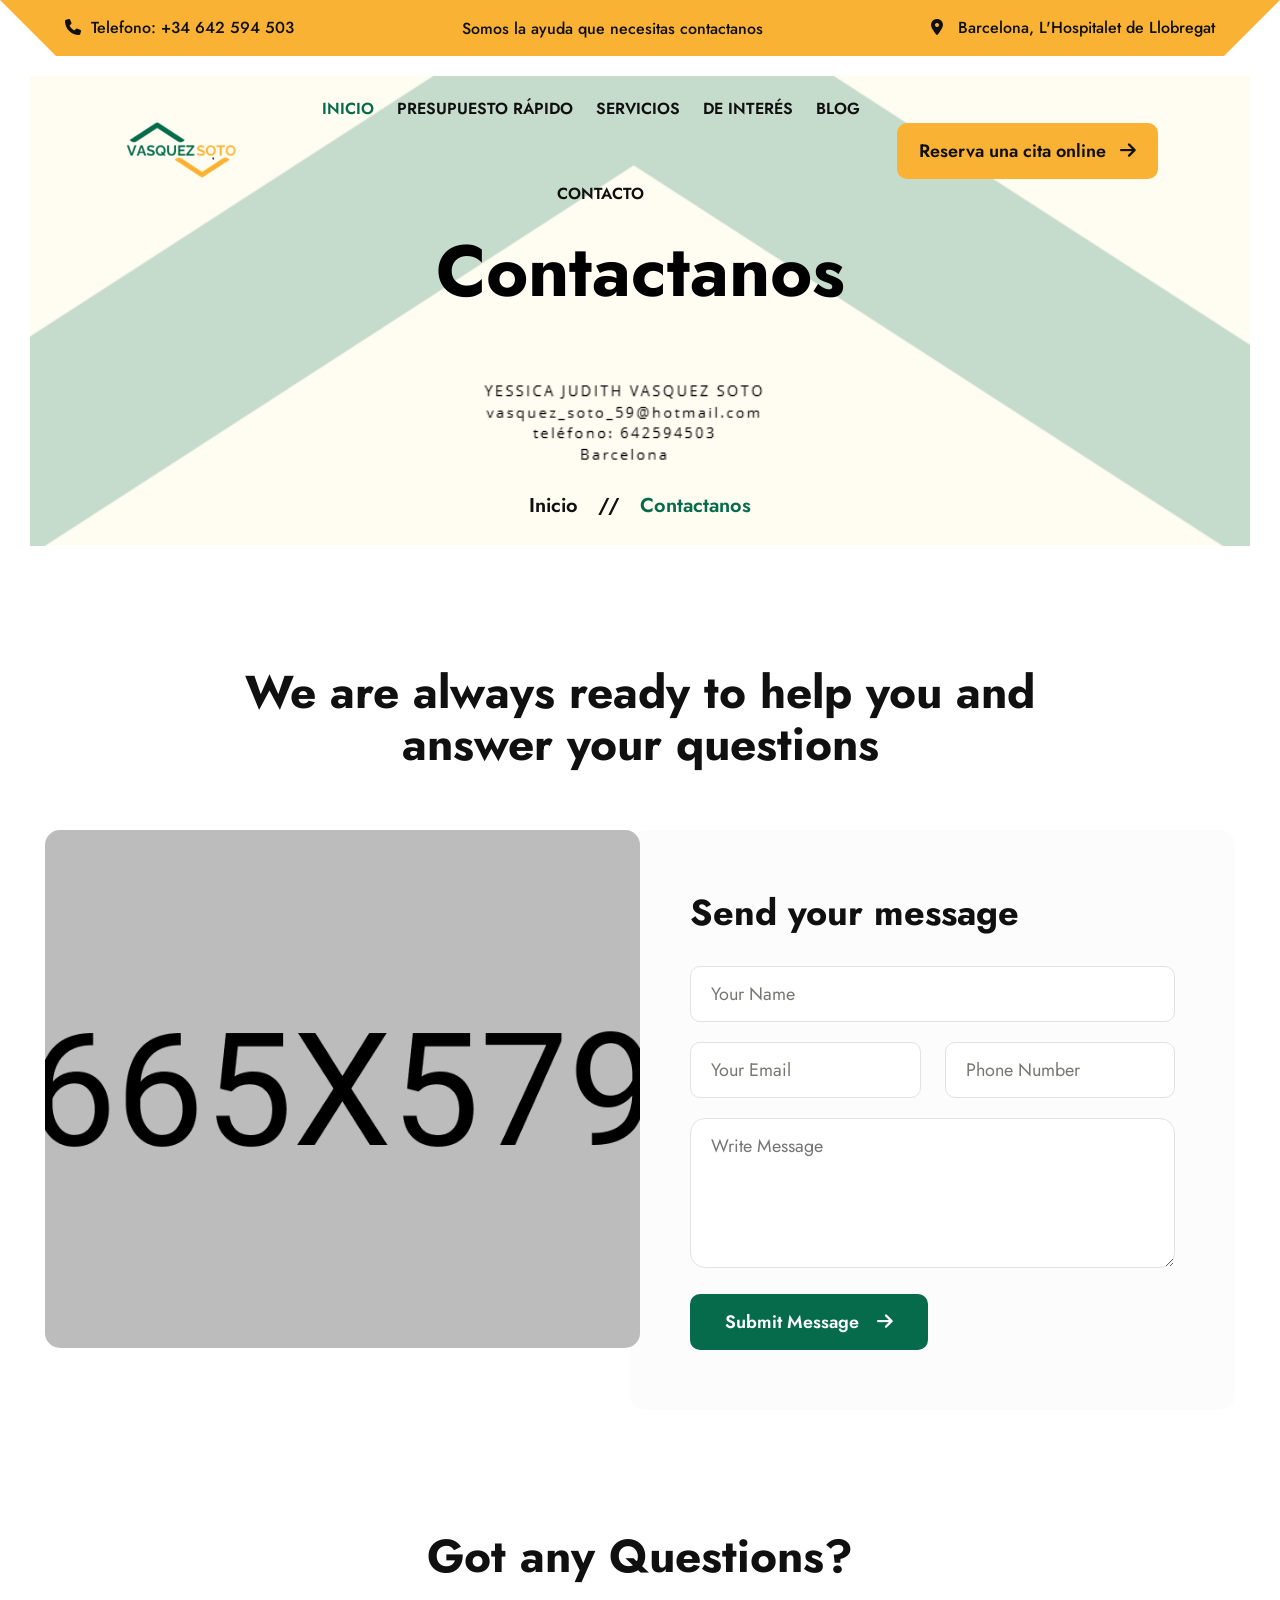
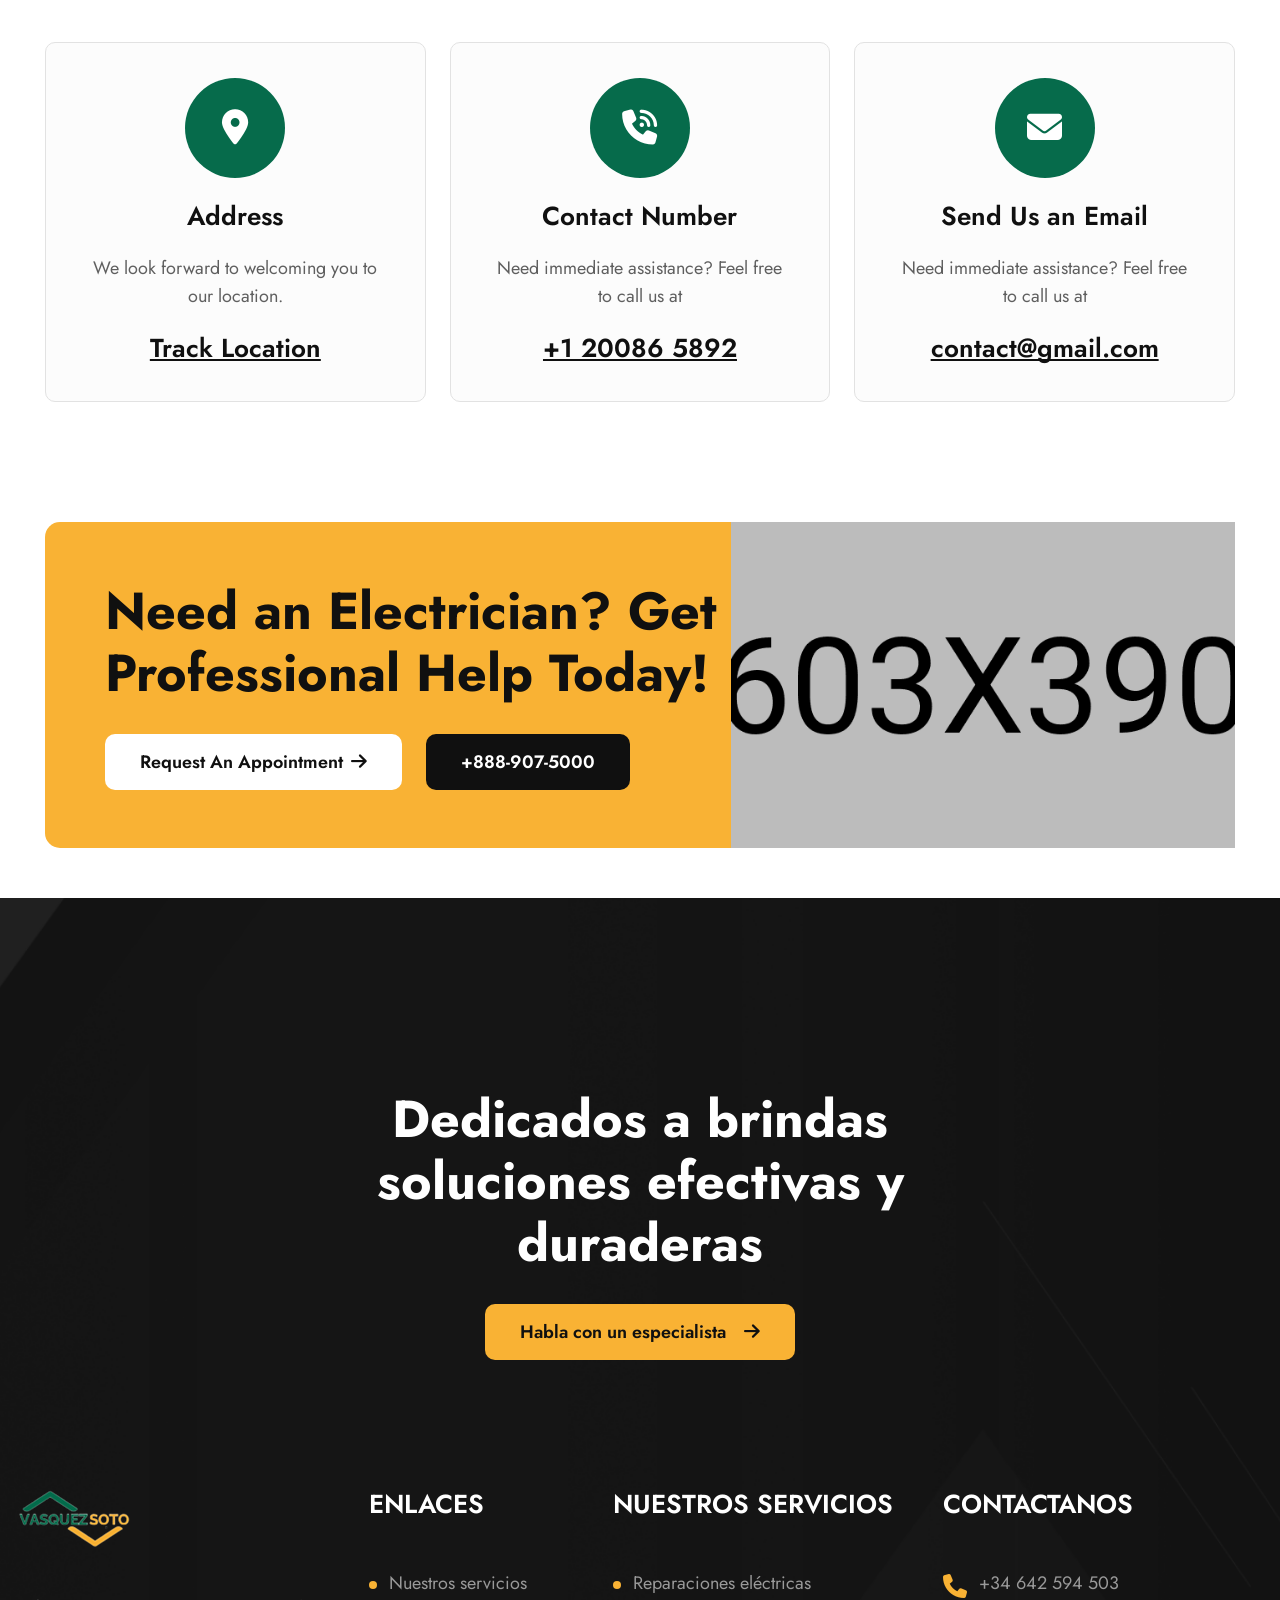
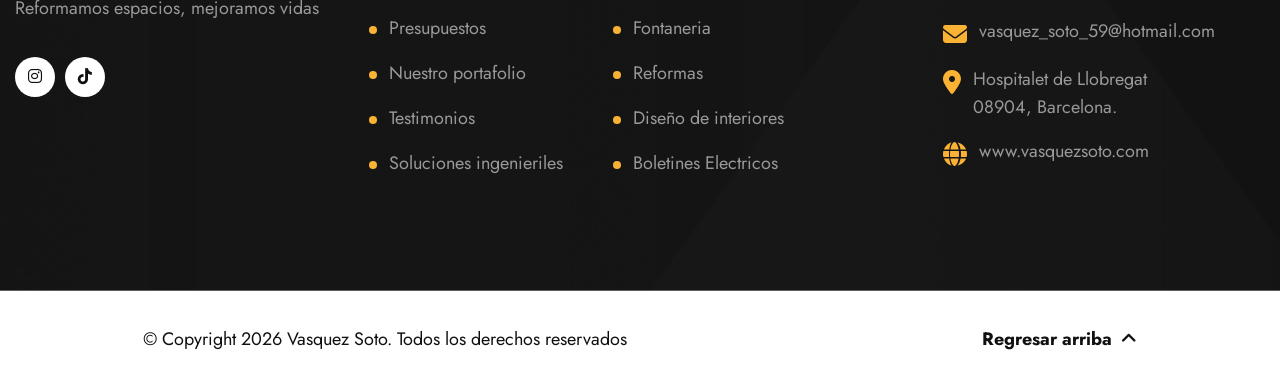
<file: contact.html>
<!DOCTYPE html>
<html lang="zxx">

<head>
    <!--=========== Meta Tags ==========-->
    <meta charset="UTF-8">
    <meta http-equiv="X-UA-Compatible" content="IE=edge">
    <meta name="viewport" content="width=device-width, initial-scale=1">
    <meta name="author" content="Rox_Themes">
    <meta name="description" content="Elecfix - Electrical Services HtmlTemplate">
    <!--============= Page title ============ -->
    <title>Shared on THEMELOCK.COM - Elecfix - Electrical Services HtmlTemplate</title>
    <!--===== Favcion =====-->
    <link rel="shortcut icon" href="assets/images/favicon.png">
    <!--===== Bootstrap min.css =====-->
    <link rel="stylesheet" href="assets/css/bootstrap.min.css">
    <!--===== All Min Css =====-->
    <link rel="stylesheet" href="assets/css/all.min.css">
    <!--===== Animate.css =====-->
    <link rel="stylesheet" href="assets/css/animate.css">
    <!--===== MeanMenu.css =====-->
    <link rel="stylesheet" href="assets/css/meanmenu.css">
    <!--===== Swiper Bundle.css =====-->
    <link rel="stylesheet" href="assets/css/swiper-bundle.min.css">
    <!--===== Magnific Popup.css =====-->
    <link rel="stylesheet" href="assets/css/magnific-popup.css">
    <!--===== Text Splitting.css =====-->
    <link rel="stylesheet" href="assets/css/splitting.css">
    <!--===== Main.css =====-->
    <link rel="stylesheet" href="assets/css/main.css">
    <!--===== WhatsApp Float Button =====-->
    <link rel="stylesheet" href="assets/css/whatsapp-flat.css">
</head>

<body>

    <!--===== Preloader Start =====-->
<div id="preloader" class="preloader">
        <div class="animation-preloader">
            <div class="txt-loading">
                <span data-text-preloader="V" class="letters-loading">
                    V
                </span>
                <span data-text-preloader="A" class="letters-loading">
                    A
                </span>
                <span data-text-preloader="S" class="letters-loading">
                    S
                </span>
                <span data-text-preloader="Q" class="letters-loading">
                    Q
                </span>
                <span data-text-preloader="U" class="letters-loading">
                    U
                </span>
                <span data-text-preloader="E" class="letters-loading">
                    E
                </span>
                <span data-text-preloader="Z" class="letters-loading">
                    Z
                </span>
                <span data-text-preloader="S" class="letters-loading">
                    S
                </span>
                <span data-text-preloader="O" class="letters-loading">
                    O
                </span>
                <span data-text-preloader="T" class="letters-loading">
                    T
                </span>
                <span data-text-preloader="O" class="letters-loading">
                    O
                </span>
            </div>
            <p class="text-center">Cargando...</p>
        </div>
        <div class="loader">
            <div class="row">
                <div class="col-3 loader-section section-left">
                    <div class="bg"></div>
                </div>
                <div class="col-3 loader-section section-left">
                    <div class="bg"></div>
                </div>
                <div class="col-3 loader-section section-right">
                    <div class="bg"></div>
                </div>
                <div class="col-3 loader-section section-right">
                    <div class="bg"></div>
                </div>
            </div>
        </div>
    </div>

    <!--===== Mouse Cursor Start =====-->
    <div class="mouse-cursor cursor-outer"></div>
    <div class="mouse-cursor cursor-inner"></div>

    <!--===== Back To Top Start =====-->
    <button id="back-top" class="back-to-top">
        <i class="fa-solid fa-chevron-up"></i>
    </button>

    <!-- search -->
    <div class="search-overlay">
        <div class="d-table">
            <div class="d-table-cell">
                <div class="search-overlay-layer"></div>
                <div class="search-overlay-layer"></div>
                <div class="search-overlay-layer"></div>
                <div class="search-overlay-close">
                    <span class="search-overlay-close-line"></span>
                    <span class="search-overlay-close-line"></span>
                </div>
                <div class="search-overlay-form">
                    <form>
                        <input type="text" class="input-search" placeholder="Search here...">
                        <button type="button"><i class="fas fa-search"></i></button>
                    </form>
                </div>
            </div>
        </div>
    </div>


    <!-- MobileMenu    S T A R T -->
   <div class="global-menu-wrapper onepage-nav">
        <div class="global-menu-area text-center">
            <button class="global-menu-toggle"><i class="fa-solid fa-xmark"></i></button>
            <div class="mobile-logo">
                <a href='#'>
                    <img src="assets/images/logo/logo.png" alt="Vasquez Soto">
                </a>
            </div>
            <nav class="global-mobile-menu">
                <ul>
                    <li class="menu-item-has-children">
                        <a class="active" href='#'>Inicio</a>
                        <ul class="sub-menu">
                            <li><a class="active" href='index.html'>Inicio</a></li>
                            <li><a href='team.html'>Sobre nosotros</a></li>
                        </ul>
                    </li>
                    <li><a href='about.html'>Presupuesto rápido</a></li>
                    <li class="menu-item-has-children">
                        <a href='#'> Servicios </a>
                        <ul class="sub-menu">
                            <li><a href='services.html'>Diseño de interiores</a></li>
                            <li><a href='service-details.html'>Reformas y mantenimientos</a></li>
                        </ul>
                    </li>
                    <li class="menu-item-has-children">
                        <a href='#'> Blog </a>
                        <ul class="sub-menu">
                            <li><a href='blog.html'>Blog</a></li>
                            <li><a href='blog-details.html'>Soluciones ingeniosas</a></li>
                        </ul>
                    </li>
                    <li class="menu-item-has-children">
                        <a href='#'> De interés </a>
                        <ul class="sub-menu">
                            <li><a href='projects.html'>Proyectos</a></li>
                            <li><a href='project-details.html'>Detalle de proyectos</a></li>
                            <li><a href='team.html'>Miembros del equipo</a></li>
                            <li><a href='pricing.html'>Planes de precios</a></li>
                            <li><a href='faq.html'>Para autónomos</a></li>
                            <li><a href='404.html'>¿Dudas?</a></li>
                        </ul>
                    </li>
                    <li><a href='contact.html'>Contacto</a></li>
                </ul>
            </nav>
        </div>
    </div>
    <!-- Header Section    S T A R T -->
  <header class="global-header1 header-layout1">
        <div class="header-top-area">
            <div class="container-1320">
                <div class="header-top-wrapper">
                    <div class="social-content">
                        <ul>
                            <li><a href="tel:234-567-8912"><span><i class="fa-solid fa-phone"></i></span>Telefono:
                                +34 642 594 503
                                </a></li>
                        </ul>
                    </div>
                    <div class="content">
                        <p class="header-top-wrapper__text">Somos la ayuda que necesitas <a
                                href="contact.html">contactanos </a>
                        </p>
                    </div>
                    <div class="social-content">
                        <ul>
                            <li><a href="contact.html"><span><i class="fa-solid fa-location-dot"></i></span>
                                Barcelona, L'Hospitalet de Llobregat</a></li>
                        </ul>
                    </div>
                </div>
            </div>
        </div>
        <div class="sticky-wrapper">
            <!-- Main Menu Area -->
            <div class="container-1600">
                <div class="global-header1-menu-area">
                    <div class="row align-items-center justify-content-between">
                        <div class="col-xl-2 col-2">
                            <div class="header-logo">
                                <a href='#'>
                                    <img src="assets/images/logo/logo.png" alt="Vasquez Soto">
                                </a>
                            </div>
                        </div>
                        <div class="col-xxl-8 col-xl-7 col-2 text-center">
                            <nav class="global-header1-menu-area-main-menu d-none d-xl-inline-block ">
                                <ul>
                                    <li class="global-header1-menu-item-has-children">
                                        <a class='active' href='#'>Inicio</a>
                                        <ul class="sub-menu">
                                            <li><a class='active' href='index.html'>Inicio</a></li>
                                            <li><a href='team.html'>Sobre nosotros</a></li>
                                        </ul>
                                    </li>
                                    <li><a href='about.html'>Presupuesto Rápido</a></li>
                                    <li class="global-header1-menu-item-has-children">
                                        <a href='#'>Servicios</a>
                                        <ul class="sub-menu">
                                            <li><a href='services.html'>Diseño de interiores</a></li>
                                            <li><a href='service-details.html'>Reformas y mantenimientos</a></li>
                                        </ul>
                                    </li>
                                    <li class="global-header1-menu-item-has-children">
                                        <a href='#'> De interés </a>
                                        <ul class="sub-menu">
                                            <li><a href='projects.html'>Proyectos</a></li>
                                            <li><a href='project-details.html'>Detalles de proyecto</a></li>
                                            <li><a href='team.html'>Miembros del equipo</a></li>
                                            <li><a href='pricing.html'>Planes de precios</a></li>
                                            <li><a href='faq.html'>Para autónomos</a></li>
                                            <li><a href='404.html'>¿Dudas?</a></li>
                                        </ul>
                                    </li>
                                    <li class="global-header1-menu-item-has-children">
                                        <a href='#'> Blog </a>
                                        <ul class="sub-menu">
                                            <li><a href='blog.html'>Blog</a></li>
                                            <li><a href='blog-details.html'>Soluciones ingeniosas</a></li>
                                        </ul>
                                    </li>
                                    <li><a href='contact.html'>Contacto</a></li>
                                </ul>
                            </nav>
                            <div class="header-button d-xl-none">
                                <button type="button" class="global-menu-toggle sidebar-btn">
                                    <span class="line"></span>
                                    <span class="line"></span>
                                    <span class="line"></span>
                                </button>
                            </div>
                        </div>
                        <div class="col-xxl-2 col-xl-3 d-none d-xl-block text-end">
                            <div class="global-header1-header-button">
                                <div class="btn-wrapper">
                                    <a class="theme-btn style2" href="contact.html">Reserva una cita online <i
                                            class="fa-solid fa-arrow-right"></i></a>
                                </div>
                            </div>
                        </div>
                    </div>
                </div>
            </div>
        </div>
    </header>

    <!-- Breadcrumb Section  S T A R T -->
    <div id="intro" class="breadcrumb-wrapper bg-img fix"
        style="background-image: url(assets/images/intro/ENCABEZADOS.png);">
        <div class="container">
            <h1 class="breadcrumb-wrapper__title wow fadeInUp" data-wow-delay=".3s"style="color: black">Contactanos
            </h1>
            <ul class="breadcrumb-wrapper-list">
                <li class="breadcrumb-wrapper-list__item"><a href="index.html">Inicio</a></li>
                <li class="breadcrumb-wrapper-list__item">//</li>
                <li class="breadcrumb-wrapper-list__item active">Contactanos</li>
            </ul>
        </div>
    </div>

    <!-- Contact Section  S T A R T -->
    <section class="contact-page section-padding fix">
        <div class="container-1320">
            <h2 class="section-title__title wow fadeInUp" data-wow-delay=".3s">We are always ready to help you and
                answer your questions</h2>
            <div class="contact-page-input">
                <div class="row g-0">
                    <div class="col-lg-6">
                        <div class="contact-page-input__thumb wow fadeInLeft" data-wow-delay=".3s">
                            <img src="assets/images/contact/contact-page-thumb1_1.jpg" alt="thumb">
                        </div>
                    </div>
                    <div class="col-lg-6">
                        <div class="contact-page-input__form wow fadeInUp" data-wow-delay=".5s">
                            <h4 class="contact-page-input__form-title">Send your message</h4>
                            <form action="#!" id="contact-form" class="content-form-items">
                                <div class="row g-4">
                                    <div class="col-lg-12"
                                        style="visibility: visible; animation-delay: 0.3s; animation-name: fadeInUp;">
                                        <div class="row">
                                            <div class="col-md-12">
                                                <div class="form-clt">
                                                    <input type="text" name="name" id="name" placeholder="Your Name">
                                                </div>
                                            </div>
                                            <div class="col-md-6">
                                                <div class="form-clt">
                                                    <input type="email" name="email" id="email"
                                                        placeholder="Your Email">
                                                </div>
                                            </div>
                                            <div class="col-md-6">
                                                <div class="form-clt">
                                                    <input type="text" name="phone" id="phone"
                                                        placeholder="Phone Number">
                                                </div>
                                            </div>
                                            <div class="col-md-12">
                                                <div class="form-clt">
                                                    <textarea name="message" id="message"
                                                        placeholder="Write Message"></textarea>
                                                </div>
                                                <div class="contact-page-input__form-button-wrapper">
                                                    <button class="theme-btn style1" type="submit">Submit Message <i class="fa-solid fa-arrow-right"></i></button>
                                                </div>
                                            </div>
                                        </div>
                                    </div>
                                </div>
                            </form>
                        </div>
                    </div>
                </div>
            </div>
            <div class="contact-page-card-wrapper section-padding">
                <h2 class="section-title__title wow fadeInUp" data-wow-delay=".3s">Got any Questions?</h2>
                <div class="row">
                    <div class="col-xl-4 col-md-6">
                        <div class="contact-page-card wow fadeInUp" data-wow-delay=".3s">
                            <div class="contact-page-card__icon">
                                <i class="fa-solid fa-location-dot"></i>
                            </div>
                            <h4 class="contact-page-card__title">Address</h4>
                            <p class="contact-page-card__text">We look forward to welcoming you to
                                our location.</p>
                            <a class="contact-page-card__link" href="#!">Track Location</a>
                        </div>
                    </div>
                    <div class="col-xl-4 col-md-6">
                        <div class="contact-page-card wow fadeInUp" data-wow-delay=".5s">
                            <div class="contact-page-card__icon">
                                <i class="fa-solid fa-phone-volume"></i>
                            </div>
                            <h4 class="contact-page-card__title">Contact Number</h4>
                            <p class="contact-page-card__text">Need immediate assistance? Feel free
                                to call us at</p>
                            <a class="contact-page-card__link" href="tel:+1-20086-5892">+1 20086 5892</a>
                        </div>
                    </div>
                    <div class="col-xl-4 col-md-6">
                        <div class="contact-page-card wow fadeInUp" data-wow-delay=".7s">
                            <div class="contact-page-card__icon">
                                <i class="fa-solid fa-envelope"></i>
                            </div>
                            <h4 class="contact-page-card__title">Send Us an Email</h4>
                            <p class="contact-page-card__text">Need immediate assistance? Feel free
                                to call us at</p>
                            <a class="contact-page-card__link" href="mailto:contact@gmail.com">contact@gmail.com</a>
                        </div>
                    </div>
                </div>
            </div>
            <!-- Cta Section S T A R T -->
            <div class="cta2-card">
                <div class="cta2-card-content wow fadeInUp" data-wow-delay=".3s">
                    <h3 class="cta2-card-content__title">Need an Electrician? Get
                        Professional Help Today!</h3>
                    <div class="cta2-card-content__btn-wrapper">
                        <a class="theme-btn style3" href="contact.html">Request an Appointment <span><i class="fa-solid fa-arrow-right"></i></span></a>
                        <a class="theme-btn style4" href="tel:+888-907-5000">+888-907-5000</a>
                    </div>
                </div>
                <div class="cta2-card-thumb">
                    <img src="assets/images/cta/cta2_1.png" alt="thumb">
                </div>
            </div>
        </div>
    </section>


    <!--===== Footer Section  S T A R T =====-->
   <section class="footer1 fix  bg-img" style="background-image: url(assets/images/footer/footer-bg.png);">
        <div class="container">
            <div class="footer1-top wow fadeInUp" data-wow-delay=".3s">
                <h3 class="footer1-top__title">
                    Dedicados a brindas soluciones
                    efectivas y duraderas </h3>
                <div class="footer1-top__btn-wrapper">
                    <a class="price1-card__btn theme-btn style2" href="#!">Habla con un especialista <i
                            class="fa-solid fa-arrow-right"></i></a>
                </div>
            </div>
        </div>
        <div class="container-1600" >
            <div class="row justify-content-between">
                <div class="col-auto wow fadeInUp" data-wow-delay=".3s">
                    <div class="footer1-widget__item">
                        <div class="footer1-widget__item-logo">
                            <a href="index.html"><img src="assets/images/logo/logo.png" alt="logo"></a>
                        </div>
                        <p class="footer1-widget__item-text">Reformamos espacios, mejoramos vidas</p>
                        <ul class="footer1-widget__item-social">
                            <li><a href="https://www.instagram.com/vasquezsoto59?igsh=MWsxdWk2OHgzanVmNg==" target="_blank"><i class="fa-brands fa-instagram"></i></a></li>
                            <li><a href="https://www.tiktok.com/@yessicavasquezsoto?_r=1&_t=ZS-95Jv6vxABAw" target="_blank"><i class="fa-brands fa-tiktok"></i></a></li>
                        </ul>
                    </div>
                </div>
                <div class="col-auto wow fadeInUp" data-wow-delay=".5s">
                    <div class="footer1-widget__item">
                        <h3 class="footer1-widget__item-title">ENLACES</h3>
                        <ul class="footer1-widget__item-list">
                            <li><a href="services.html"> Nuestros servicios</a></li>
                            <li><a href="about.html"> Presupuestos</a></li>
                            <li><a href="projects.html"> Nuestro portafolio</a></li>
                            <li><a href="#"> Testimonios</a></li>
                            <li><a href="blog-details.html">Soluciones ingenieriles</a></li>
                        </ul>
                    </div>
                </div>
                <div class="col-auto wow fadeInUp" data-wow-delay=".6s">
                    <div class="footer1-widget__item">
                        <h3 class="footer1-widget__item-title">NUESTROS SERVICIOS</h3>
                        <ul class="footer1-widget__item-list">
                            <li><a href="service-details.html"> Reparaciones eléctricas</a></li>
                            <li><a href="service-details.html">Fontaneria</a></li>
                            <li><a href="service-details.html"> Reformas</a></li>
                            <li><a href="service-details.html"> Diseño de interiores</a></li>
                            <li><a href="service-details.html">Boletines Electricos </a></li>
                        </ul>
                    </div>
                </div>
                <div class="col-auto wow fadeInUp" data-wow-delay=".7s">
                    <div class="footer1-widget__item style2">
                        <h3 class="footer1-widget__item-title">CONTACTANOS</h3>
                        <ul class="footer1-widget__item-list">
                            <li><span><i class="fa-solid fa-phone"></i></span> <a href="tel:+34-642-594-503"> +34 642 594
                                    503</a></li>
                            <li><span><i class="fa-solid fa-envelope"></i></span><a
                                    href="mailto:contactinfo@gmail.com">vasquez_soto_59@hotmail.com</a></li>
                            <li><span><i class="fa-solid fa-location-dot"></i></span><a href="contact.html"> 
                                   Hospitalet de Llobregat <br>
                                    08904, Barcelona.</a></li>
                            <li><span><i class="fa-solid fa-globe"></i></span> <a href="#"> www.vasquezsoto.com</a></li>
                        </ul>
                    </div>
                </div>
                <div class="col-auto wow fadeInUp" data-wow-delay=".8s">
                    <div class="footer1-widget__item">
                    </div>
                </div>
            </div>
            <div class="footer1-bottom wow fadeInUp" data-wow-delay=".3s">
                <div class="container-1600">
                    <div class="footer1-bottom-item d-flex align-items-center justify-content-between g-4">
                        <p class="footer1-bottom-item__text">© Copyright 2026 Vasquez Soto.
                            Todos los derechos reservados</p>
                        <div class="footer1-bottom-item__top-link">
                            <a href="#intro">Regresar arriba <span><i class="fa-solid fa-angle-up"></i></span></a>
                        </div>
                    </div>
                </div>
            </div>
        </div>

    </section>

    <!--===== jQuery (Required before all plugins) =====-->
    <script src="assets/js/jquery-3.7.1.min.js"></script>
    <!--===== Bootstrap Js =====-->
    <script src="assets/js/bootstrap.bundle.min.js"></script>
    <!--===== Waypoints Js (Required for CounterUp) =====-->
    <script src="assets/js/jquery.waypoints.js"></script>
    <!--===== CounterUp Js (Depends on jQuery & Waypoints) =====-->
    <script src="assets/js/jquery.counterup.min.js"></script>
    <!--===== Viewport Js (If needed) =====-->
    <script src="assets/js/viewport.jquery.js"></script>
    <!--===== Tilt Js =====-->
    <script src="assets/js/tilt.min.js"></script>
    <!--===== Splitting Animation Js =====-->
    <script src="assets/js/splitting.js"></script>
    <!--===== Swiper Slider Js =====-->
    <script src="assets/js/swiper-bundle.min.js"></script>
    <!--===== Magnific Js =====-->
    <script src="assets/js/magnific-popup.min.js"></script>
    <!--===== MeanMenu Js =====-->
    <script src="assets/js/jquery.meanmenu.min.js"></script>
    <!--===== Wow Animation Js =====-->
    <script src="assets/js/wow.min.js"></script>
    <!--===== Main.js =====-->
    <script src="assets/js/main.js"></script>
</body>

</html>
</file>
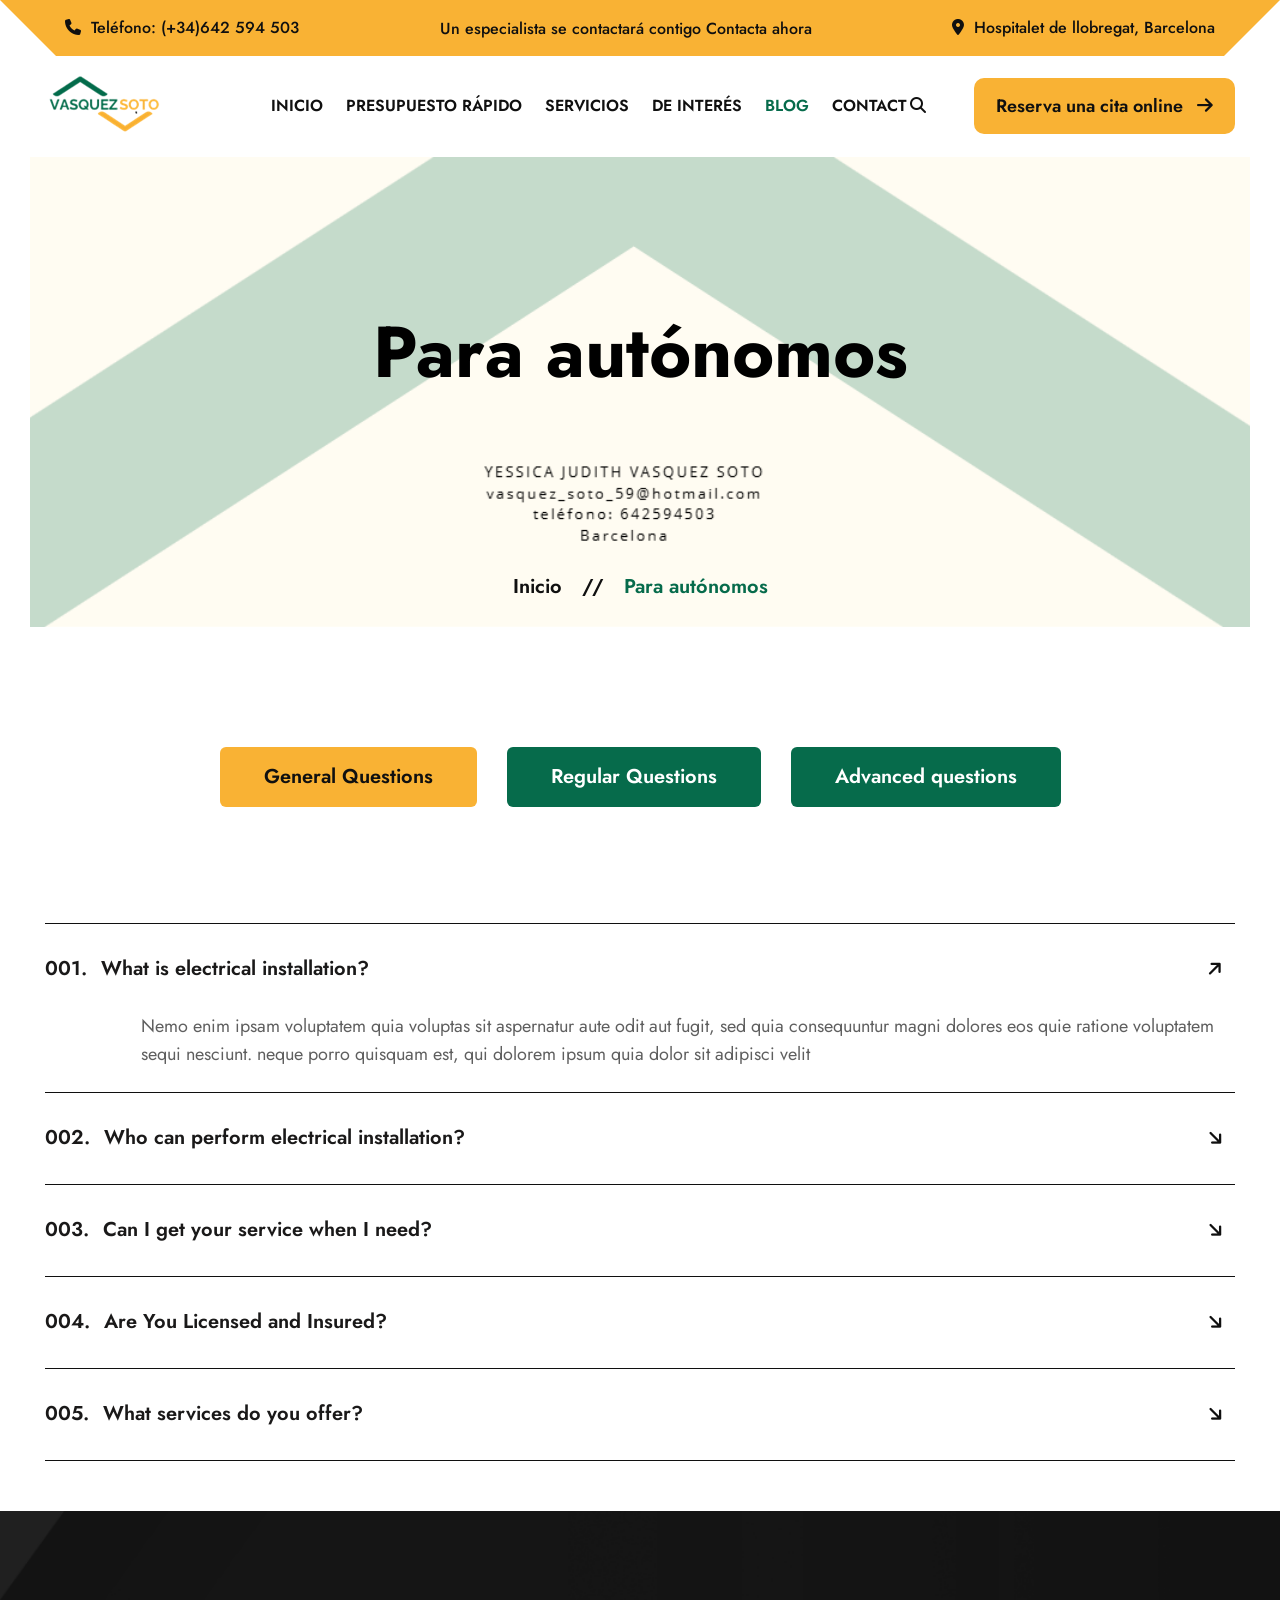
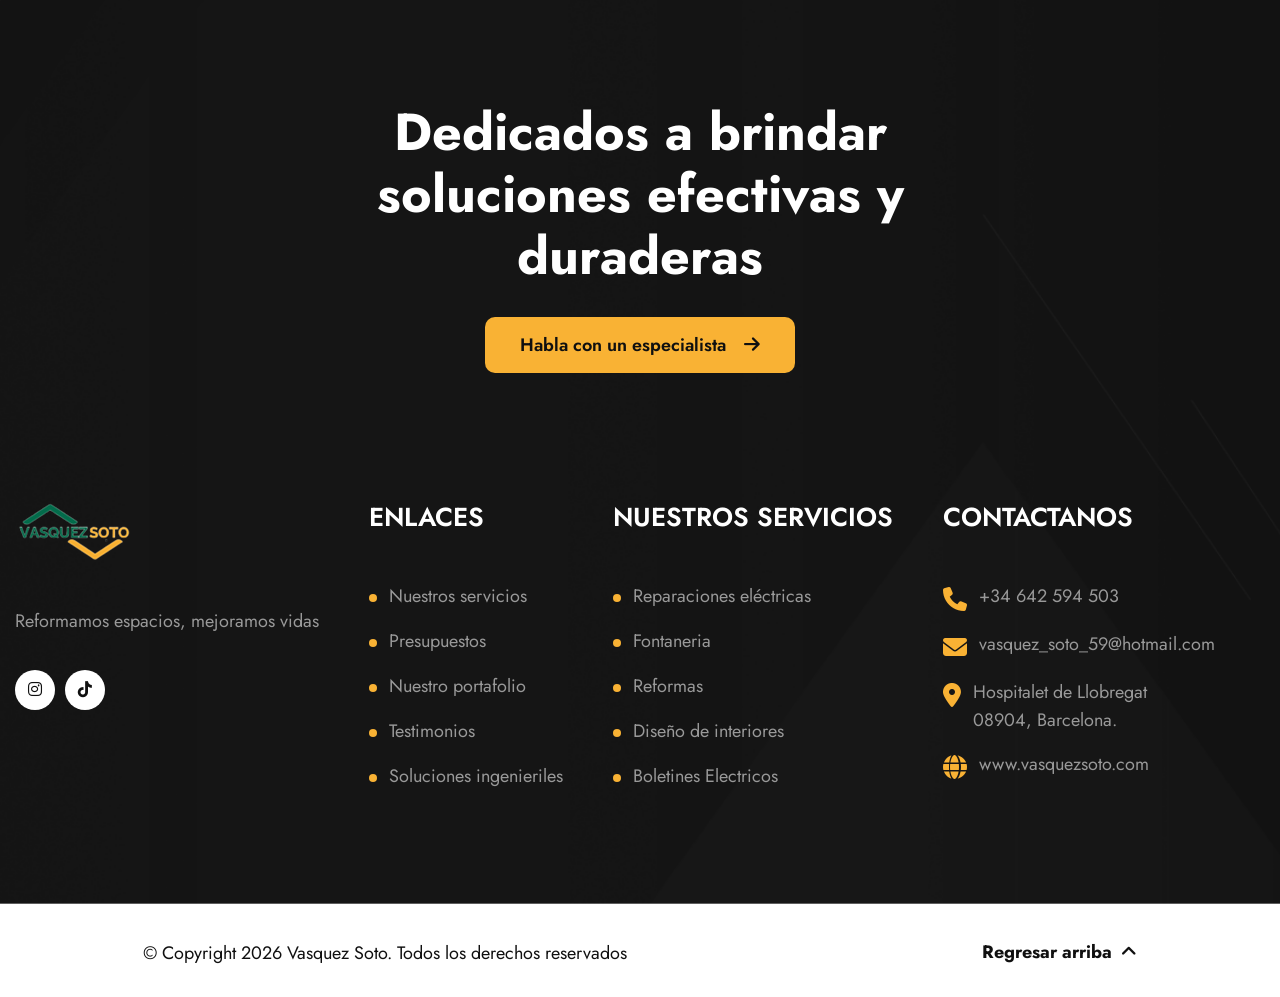
<file: faq.html>
<!DOCTYPE html>
<html lang="zxx">

<head>
    <!--=========== Meta Tags ==========-->
    <meta charset="UTF-8">
    <meta http-equiv="X-UA-Compatible" content="IE=edge">
    <meta name="viewport" content="width=device-width, initial-scale=1">
    <meta name="author" content="Rox_Themes">
    <meta name="description" content="Elecfix - Electrical Services HtmlTemplate">
    <!--============= Page title ============ -->
    <title>Shared on THEMELOCK.COM - Elecfix - Electrical Services HtmlTemplate</title>
    <!--===== Favcion =====-->
    <link rel="shortcut icon" href="assets/images/favicon.png">
    <!--===== Bootstrap min.css =====-->
    <link rel="stylesheet" href="assets/css/bootstrap.min.css">
    <!--===== All Min Css =====-->
    <link rel="stylesheet" href="assets/css/all.min.css">
    <!--===== Animate.css =====-->
    <link rel="stylesheet" href="assets/css/animate.css">
    <!--===== MeanMenu.css =====-->
    <link rel="stylesheet" href="assets/css/meanmenu.css">
    <!--===== Swiper Bundle.css =====-->
    <link rel="stylesheet" href="assets/css/swiper-bundle.min.css">
    <!--===== Magnific Popup.css =====-->
    <link rel="stylesheet" href="assets/css/magnific-popup.css">
    <!--===== Text Splitting.css =====-->
    <link rel="stylesheet" href="assets/css/splitting.css">
    <!--===== Main.css =====-->
    <link rel="stylesheet" href="assets/css/main.css">
    <!--===== WhatsApp Float Button =====-->
    <link rel="stylesheet" href="assets/css/whatsapp-flat.css">
</head>

<body>

    <!--===== Preloader Start =====-->
     <div id="preloader" class="preloader">
        <div class="animation-preloader">
            <div class="txt-loading">
                <span data-text-preloader="V" class="letters-loading">
                    V
                </span>
                <span data-text-preloader="A" class="letters-loading">
                    A
                </span>
                <span data-text-preloader="S" class="letters-loading">
                    S
                </span>
                <span data-text-preloader="Q" class="letters-loading">
                    Q
                </span>
                <span data-text-preloader="U" class="letters-loading">
                    U
                </span>
                <span data-text-preloader="E" class="letters-loading">
                    E
                </span>
                <span data-text-preloader="Z" class="letters-loading">
                    Z
                </span>
                <span data-text-preloader="S" class="letters-loading">
                    S
                </span>
                <span data-text-preloader="O" class="letters-loading">
                    O
                </span>
                <span data-text-preloader="T" class="letters-loading">
                    T
                </span>
                <span data-text-preloader="O" class="letters-loading">
                    O
                </span>
            </div>
            <p class="text-center">Loading</p>
        </div>
        <div class="loader">
            <div class="row">
                <div class="col-3 loader-section section-left">
                    <div class="bg"></div>
                </div>
                <div class="col-3 loader-section section-left">
                    <div class="bg"></div>
                </div>
                <div class="col-3 loader-section section-right">
                    <div class="bg"></div>
                </div>
                <div class="col-3 loader-section section-right">
                    <div class="bg"></div>
                </div>
            </div>
        </div>
    </div>

    <!--===== Mouse Cursor Start =====-->
    <div class="mouse-cursor cursor-outer"></div>
    <div class="mouse-cursor cursor-inner"></div>

    <!--===== Back To Top Start =====-->
    <button id="back-top" class="back-to-top">
        <i class="fa-solid fa-chevron-up"></i>
    </button>

    <!-- search -->
    <div class="search-overlay">
        <div class="d-table">
            <div class="d-table-cell">
                <div class="search-overlay-layer"></div>
                <div class="search-overlay-layer"></div>
                <div class="search-overlay-layer"></div>
                <div class="search-overlay-close">
                    <span class="search-overlay-close-line"></span>
                    <span class="search-overlay-close-line"></span>
                </div>
                <div class="search-overlay-form">
                    <form>
                        <input type="text" class="input-search" placeholder="Search here...">
                        <button type="button"><i class="fas fa-search"></i></button>
                    </form>
                </div>
            </div>
        </div>
    </div>


    <!-- MobileMenu    S T A R T -->
   <div class="global-menu-wrapper onepage-nav">
        <div class="global-menu-area text-center">
            <button class="global-menu-toggle"><i class="fa-solid fa-xmark"></i></button>
            <div class="mobile-logo">
                <a href='#'>
                    <img src="assets/images/logo/logo.png" alt="Vasquez Soto">
                </a>
            </div>
            <nav class="global-mobile-menu">
                <ul>
                    <li class="menu-item-has-children">
                        <a class="active" href='#'>Inicio</a>
                        <ul class="sub-menu">
                            <li><a class="active" href='index.html'>Inicio</a></li>
                            <li><a href='team.html'>Sobre nosotros</a></li>
                        </ul>
                    </li>
                    <li><a href='about.html'>Presupuesto rápido</a></li>
                    <li class="menu-item-has-children">
                        <a href='#'> Servicios </a>
                        <ul class="sub-menu">
                            <li><a href='services.html'>Diseño de interiores</a></li>
                            <li><a href='service-details.html'>Reformas y mantenimientos</a></li>
                        </ul>
                    </li>
                    <li class="menu-item-has-children">
                        <a href='#'> Blog </a>
                        <ul class="sub-menu">
                            <li><a href='blog.html'>Blog</a></li>
                            <li><a href='blog-details.html'>Soluciones ingeniosas</a></li>
                        </ul>
                    </li>
                    <li class="menu-item-has-children">
                        <a href='#'> De interés </a>
                        <ul class="sub-menu">
                            <li><a href='projects.html'>Proyectos</a></li>
                            <li><a href='project-details.html'>Detalle de proyectos</a></li>
                            <li><a href='team.html'>Miembros del equipo</a></li>
                            <li><a href='pricing.html'>Planes de precios</a></li>
                            <li><a href='faq.html'>Para autónomos</a></li>
                            <li><a href='404.html'>¿Dudas?</a></li>
                        </ul>
                    </li>
                    <li><a href='contact.html'>Contacto</a></li>
                </ul>
            </nav>
        </div>
    </div>

    <!-- Header Section    S T A R T -->
    <header class="global-header2 header-layout2">
        <div class="header-top-area">
            <div class="container-1320">
                <div class="header-top-wrapper">
                    <div class="social-content">
                        <ul>
                            <li><a href="tel:+34-642-594-503"><span><i class="fa-solid fa-phone"></i></span>Teléfono:
                                    (+34)642 594 503
                                </a></li>
                        </ul>
                    </div>
                    <div class="content">
                        <p class="header-top-wrapper__text"> Un especialista se contactará contigo <a
                                href="contact.html">Contacta ahora </a>
                        </p>
                    </div>
                    <div class="social-content">
                        <ul>
                            <li><a href="contact.html"><span><i class="fa-solid fa-location-dot"></i></span>Hospitalet de llobregat,
                                    Barcelona</a></li>
                        </ul>
                    </div>
                </div>
            </div>
        </div>
        <div class="sticky-wrapper">
            <!-- Main Menu Area encabezado del menu principal-->
            <div class="container-1600">
                <div class="global-header2-menu-area">
                    <div class="row align-items-center justify-content-between">
                        <div class="col-xl-2 col-2">
                            <div class="header-logo">
                                <a href='#'>
                                    <img src="assets/images/logo/logo.png" alt="Vasquez Soto">
                                </a>
                            </div>
                        </div>
                        <div class="col-xl-7 col-2 text-center">
                            <nav class="global-header2-menu-area-main-menu d-none d-xl-inline-block ">
                                <ul>
                                    <li class="global-header2-menu-item-has-children">
                                        <a href='#'>Inicio</a>
                                        <ul class="sub-menu">
                                            <li><a href='index.html'>Inicio</a></li>
                                            <li><a href='team.html'>Sobre Nosotros</a></li>
                                        </ul>
                                    </li>
                                    <li><a href='about.html'>Presupuesto Rápido</a></li>
                                    <li class="global-header2-menu-item-has-children">
                                        <a href='#'>Servicios</a>
                                        <ul class="sub-menu">
                                            <li><a href='services.html'>Diseño de interiores</a></li>
                                            <li><a href='service-details.html'>Reformas y mantenimientos</a></li>
                                        </ul>
                                    </li>
                                    <li class="global-header2-menu-item-has-children">
                                       <a href='#'> De interés </a>
                                       <ul class="sub-menu">
                                            <li><a href='projects.html'>Proyectos</a></li>
                                            <li><a href='project-details.html'>Detalle de proyectos</a></li>
                                            <li><a href='team.html'>Miembros del equipo</a></li>
                                            <li><a href='pricing.html'>Planes de precios</a></li>
                                            <li><a href='faq.html'>Para autónomos</a></li>
                                            <li><a href='404.html'>¿Dudas?</a></li>
                                        </ul>
                                    </li>
                                    <li class="global-header2-menu-item-has-children">
                                        <a class="active" href='#'> Blog </a>
                                        <ul class="sub-menu">
                                            <li><a href='blog.html'>Blog</a></li>
                                            <li><a class="active" href='blog-details.html'>Blog Details</a></li>
                                        </ul>
                                    </li>
                                    <li><a href='contact.html'>Contact</a></li>
                                </ul>
                            </nav>
                            <div class="header-button d-xl-none">
                                <button type="button" class="global-menu-toggle sidebar-btn">
                                    <span class="line"></span>
                                    <span class="line"></span>
                                    <span class="line"></span>
                                </button>
                            </div>
                        </div>
                        <div class="col-xl-3 d-none d-xl-block text-end">
                            <div class="global-header2-header-button others-options">
                                <div class="option-item">
                                    <a href="#" class="search-box me-5"><i class="fas fa-search"></i></a>
                                </div>
                                <div class="btn-wrapper">
                                    <a class="theme-btn style2" href="contact.html">Reserva una cita online <i class="fa-solid fa-arrow-right"></i></a>
                                </div>
                            </div>
                        </div>
                    </div>
                </div>
            </div>
        </div>
    </header>

    <!-- Breadcrumb Section  S T A R T -->
    <div id="intro" class="breadcrumb-wrapper bg-img fix"
        style="background-image: url(assets/images/intro/ENCABEZADOS.png);">
        <div class="container">
            <h1 class="breadcrumb-wrapper__title wow fadeInUp" data-wow-delay=".3s"style="color: black;">Para autónomos
            </h1>
            <ul class="breadcrumb-wrapper-list">
                <li class="breadcrumb-wrapper-list__item"><a href="index.html">Inicio</a></li>
                <li class="breadcrumb-wrapper-list__item">//</li>
                <li class="breadcrumb-wrapper-list__item active">Para autónomos</li>
            </ul>
        </div>
    </div>
    <!-- Faq= de interes---para autonomos Section  S T A R T -->
    <div class="faq-page section-padding fix">
        <div class="container-1320">
            <div class="row">
                <div class="col-12">
                    <ul class="nav nav-pills faq-page-nav mb-3 wow fadeInUp" data-wow-delay=".3s" id="pills-tab" role="tablist">
                        <li class="nav-item" role="presentation">
                            <button class="nav-link active" id="pills-general-tab" data-bs-toggle="pill"
                                data-bs-target="#pills-general" type="button" role="tab" aria-controls="pills-general"
                                aria-selected="true">General Questions</button>
                        </li>
                        <li class="nav-item" role="presentation">
                            <button class="nav-link" id="pills-regular-tab" data-bs-toggle="pill"
                                data-bs-target="#pills-regular" type="button" role="tab" aria-controls="pills-regular"
                                aria-selected="false">Regular Questions</button>
                        </li>
                        <li class="nav-item" role="presentation">
                            <button class="nav-link" id="pills-advance-tab" data-bs-toggle="pill"
                                data-bs-target="#pills-advance" type="button" role="tab" aria-controls="pills-advance"
                                aria-selected="false">Advanced questions</button>
                        </li>
                    </ul>
                    <div class="tab-content" id="pills-tabContent">
                        <div class="tab-pane fade show active" id="pills-general" role="tabpanel"
                            aria-labelledby="pills-general-tab">
                            <div class="faq-page-content">
                                <div class="accordion" id="accordionExample">
                                    <div class="global-accordion-item wow fadeInUp" data-wow-delay=".3s">
                                        <div class="global-accordion-header">
                                            <div class="global-accordion-button" data-bs-toggle="collapse" role="group"
                                                data-bs-target="#collapseOne" aria-expanded="true"
                                                aria-controls="collapseOne">
                                                <div class="question">
                                                    <span class="number"> 001. </span> What is electrical installation?
                                                </div>
                                                <span class="icon"><i class="fa-solid fa-arrow-right"></i></span>
                                            </div>
                                        </div>
                                        <div id="collapseOne" class="global-accordion-collapse collapse show"
                                            data-bs-parent="#accordionExample">
                                            <div class="global-accordion-body">
                                                <p>Nemo enim ipsam voluptatem quia voluptas sit aspernatur aute odit aut
                                                    fugit,
                                                    sed quia consequuntur magni dolores eos quie ratione voluptatem
                                                    sequi
                                                    nesciunt. neque porro quisquam est, qui dolorem ipsum quia dolor sit
                                                    adipisci velit</p>
                                            </div>
                                        </div>
                                    </div>

                                    <div class="global-accordion-item wow fadeInUp" data-wow-delay=".4s">
                                        <div class="global-accordion-header">
                                            <div class="global-accordion-button collapsed" data-bs-toggle="collapse"
                                                role="group" data-bs-target="#collapseTwo" aria-expanded="true"
                                                aria-controls="collapseTwo">
                                                <div class="question">
                                                    <span class="number"> 002. </span> Who can perform electrical
                                                    installation?
                                                </div>
                                                <span class="icon"><i class="fa-solid fa-arrow-right"></i></span>
                                            </div>
                                        </div>
                                        <div id="collapseTwo" class="global-accordion-collapse collapse"
                                            data-bs-parent="#accordionExample">
                                            <div class="global-accordion-body">
                                                <p>Nemo enim ipsam voluptatem quia voluptas sit aspernatur aute odit aut
                                                    fugit,
                                                    sed quia consequuntur magni dolores eos quie ratione voluptatem
                                                    sequi
                                                    nesciunt. neque porro quisquam est, qui dolorem ipsum quia dolor sit
                                                    adipisci velit</p>
                                            </div>
                                        </div>
                                    </div>

                                    <div class="global-accordion-item wow fadeInUp" data-wow-delay=".5s">
                                        <div class="global-accordion-header">
                                            <div class="global-accordion-button collapsed" data-bs-toggle="collapse"
                                                role="group" data-bs-target="#collapseThree" aria-expanded="true"
                                                aria-controls="collapseThree">
                                                <div class="question">
                                                    <span class="number"> 003. </span> Can I get your service when I
                                                    need?
                                                </div>
                                                <span class="icon"><i class="fa-solid fa-arrow-right"></i></span>
                                            </div>
                                        </div>
                                        <div id="collapseThree" class="global-accordion-collapse collapse"
                                            data-bs-parent="#accordionExample">
                                            <div class="global-accordion-body">
                                                <p>Nemo enim ipsam voluptatem quia voluptas sit aspernatur aute odit aut
                                                    fugit,
                                                    sed quia consequuntur magni dolores eos quie ratione voluptatem
                                                    sequi
                                                    nesciunt. neque porro quisquam est, qui dolorem ipsum quia dolor sit
                                                    adipisci velit</p>
                                            </div>
                                        </div>
                                    </div>

                                    <div class="global-accordion-item wow fadeInUp" data-wow-delay=".6s">
                                        <div class="global-accordion-header">
                                            <div class="global-accordion-button collapsed" data-bs-toggle="collapse"
                                                role="group" data-bs-target="#collapseFour" aria-expanded="true"
                                                aria-controls="collapseFour">
                                                <div class="question">
                                                    <span class="number"> 004. </span> Are You Licensed and Insured?
                                                </div>
                                                <span class="icon"><i class="fa-solid fa-arrow-right"></i></span>
                                            </div>
                                        </div>
                                        <div id="collapseFour" class="global-accordion-collapse collapse"
                                            data-bs-parent="#accordionExample">
                                            <div class="global-accordion-body">
                                                <p>Nemo enim ipsam voluptatem quia voluptas sit aspernatur aute odit aut
                                                    fugit,
                                                    sed quia consequuntur magni dolores eos quie ratione voluptatem
                                                    sequi
                                                    nesciunt. neque porro quisquam est, qui dolorem ipsum quia dolor sit
                                                    adipisci velit</p>
                                            </div>
                                        </div>
                                    </div>

                                    <div class="global-accordion-item wow fadeInUp" data-wow-delay=".7s">
                                        <div class="global-accordion-header">
                                            <div class="global-accordion-button collapsed" data-bs-toggle="collapse"
                                                role="group" data-bs-target="#collapseFive" aria-expanded="true"
                                                aria-controls="collapseFive">
                                                <div class="question">
                                                    <span class="number"> 005. </span> What services do you offer?
                                                </div>
                                                <span class="icon"><i class="fa-solid fa-arrow-right"></i></span>
                                            </div>
                                        </div>
                                        <div id="collapseFive" class="global-accordion-collapse collapse"
                                            data-bs-parent="#accordionExample">
                                            <div class="global-accordion-body">
                                                <p>Nemo enim ipsam voluptatem quia voluptas sit aspernatur aute odit aut
                                                    fugit,
                                                    sed quia consequuntur magni dolores eos quie ratione voluptatem
                                                    sequi
                                                    nesciunt. neque porro quisquam est, qui dolorem ipsum quia dolor sit
                                                    adipisci velit</p>
                                            </div>
                                        </div>
                                    </div>
                                </div>
                            </div>
                        </div>
                        <div class="tab-pane fade" id="pills-regular" role="tabpanel"
                            aria-labelledby="pills-regular-tab">
                            <div class="faq-page-content">
                                <div class="accordion" id="accordionExample2">
                                    <div class="global-accordion-item">
                                        <div class="global-accordion-header">
                                            <div class="global-accordion-button" data-bs-toggle="collapse" role="group"
                                                data-bs-target="#collapseOneR" aria-expanded="true"
                                                aria-controls="collapseOneR">
                                                <div class="question">
                                                    <span class="number"> 001. </span> What is electrical installation?
                                                </div>
                                                <span class="icon"><i class="fa-solid fa-arrow-right"></i></span>
                                            </div>
                                        </div>
                                        <div id="collapseOneR" class="global-accordion-collapse collapse show"
                                            data-bs-parent="#accordionExample2">
                                            <div class="global-accordion-body">
                                                <p>Nemo enim ipsam voluptatem quia voluptas sit aspernatur aute odit aut
                                                    fugit,
                                                    sed quia consequuntur magni dolores eos quie ratione voluptatem
                                                    sequi
                                                    nesciunt. neque porro quisquam est, qui dolorem ipsum quia dolor sit
                                                    adipisci velit</p>
                                            </div>
                                        </div>
                                    </div>

                                    <div class="global-accordion-item">
                                        <div class="global-accordion-header">
                                            <div class="global-accordion-button collapsed" data-bs-toggle="collapse"
                                                role="group" data-bs-target="#collapseTwoR" aria-expanded="true"
                                                aria-controls="collapseTwoR">
                                                <div class="question">
                                                    <span class="number"> 002. </span> Who can perform electrical
                                                    installation?
                                                </div>
                                                <span class="icon"><i class="fa-solid fa-arrow-right"></i></span>
                                            </div>
                                        </div>
                                        <div id="collapseTwoR" class="global-accordion-collapse collapse"
                                            data-bs-parent="#accordionExample2">
                                            <div class="global-accordion-body">
                                                <p>Nemo enim ipsam voluptatem quia voluptas sit aspernatur aute odit aut
                                                    fugit,
                                                    sed quia consequuntur magni dolores eos quie ratione voluptatem
                                                    sequi
                                                    nesciunt. neque porro quisquam est, qui dolorem ipsum quia dolor sit
                                                    adipisci velit</p>
                                            </div>
                                        </div>
                                    </div>

                                    <div class="global-accordion-item">
                                        <div class="global-accordion-header">
                                            <div class="global-accordion-button collapsed" data-bs-toggle="collapse"
                                                role="group" data-bs-target="#collapseThreeR" aria-expanded="true"
                                                aria-controls="collapseThreeR">
                                                <div class="question">
                                                    <span class="number"> 003. </span> Can I get your service when I
                                                    need?
                                                </div>
                                                <span class="icon"><i class="fa-solid fa-arrow-right"></i></span>
                                            </div>
                                        </div>
                                        <div id="collapseThreeR" class="global-accordion-collapse collapse"
                                            data-bs-parent="#accordionExample2">
                                            <div class="global-accordion-body">
                                                <p>Nemo enim ipsam voluptatem quia voluptas sit aspernatur aute odit aut
                                                    fugit,
                                                    sed quia consequuntur magni dolores eos quie ratione voluptatem
                                                    sequi
                                                    nesciunt. neque porro quisquam est, qui dolorem ipsum quia dolor sit
                                                    adipisci velit</p>
                                            </div>
                                        </div>
                                    </div>

                                    <div class="global-accordion-item">
                                        <div class="global-accordion-header">
                                            <div class="global-accordion-button collapsed" data-bs-toggle="collapse"
                                                role="group" data-bs-target="#collapseFourR" aria-expanded="true"
                                                aria-controls="collapseFourR">
                                                <div class="question">
                                                    <span class="number"> 004. </span> Are you licensed and insured?
                                                </div>
                                                <span class="icon"><i class="fa-solid fa-arrow-right"></i></span>
                                            </div>
                                        </div>
                                        <div id="collapseFourR" class="global-accordion-collapse collapse"
                                            data-bs-parent="#accordionExample2">
                                            <div class="global-accordion-body">
                                                <p>Nemo enim ipsam voluptatem quia voluptas sit aspernatur aute odit aut
                                                    fugit,
                                                    sed quia consequuntur magni dolores eos quie ratione voluptatem
                                                    sequi
                                                    nesciunt. neque porro quisquam est, qui dolorem ipsum quia dolor sit
                                                    adipisci velit</p>
                                            </div>
                                        </div>
                                    </div>

                                    <div class="global-accordion-item">
                                        <div class="global-accordion-header">
                                            <div class="global-accordion-button collapsed" data-bs-toggle="collapse"
                                                role="group" data-bs-target="#collapseFiveR" aria-expanded="true"
                                                aria-controls="collapseFiveR">
                                                <div class="question">
                                                    <span class="number"> 005. </span> What are your service areas?
                                                </div>
                                                <span class="icon"><i class="fa-solid fa-arrow-right"></i></span>
                                            </div>
                                        </div>
                                        <div id="collapseFiveR" class="global-accordion-collapse collapse"
                                            data-bs-parent="#accordionExample2">
                                            <div class="global-accordion-body">
                                                <p>Nemo enim ipsam voluptatem quia voluptas sit aspernatur aute odit aut
                                                    fugit,
                                                    sed quia consequuntur magni dolores eos quie ratione voluptatem
                                                    sequi
                                                    nesciunt. neque porro quisquam est, qui dolorem ipsum quia dolor sit
                                                    adipisci velit</p>
                                            </div>
                                        </div>
                                    </div>

                                    <div class="global-accordion-item">
                                        <div class="global-accordion-header">
                                            <div class="global-accordion-button collapsed" data-bs-toggle="collapse"
                                                role="group" data-bs-target="#collapseSixR" aria-expanded="true"
                                                aria-controls="collapseSixR">
                                                <div class="question">
                                                    <span class="number"> 006. </span> Do you offer emergency services?
                                                </div>
                                                <span class="icon"><i class="fa-solid fa-arrow-right"></i></span>
                                            </div>
                                        </div>
                                        <div id="collapseSixR" class="global-accordion-collapse collapse"
                                            data-bs-parent="#accordionExample2">
                                            <div class="global-accordion-body">
                                                <p>Nemo enim ipsam voluptatem quia voluptas sit aspernatur aute odit aut
                                                    fugit,
                                                    sed quia consequuntur magni dolores eos quie ratione voluptatem
                                                    sequi
                                                    nesciunt. neque porro quisquam est, qui dolorem ipsum quia dolor sit
                                                    adipisci velit</p>
                                            </div>
                                        </div>
                                    </div>
                                </div>
                            </div>
                        </div>
                        <div class="tab-pane fade" id="pills-advance" role="tabpanel"
                            aria-labelledby="pills-advance-tab">
                            <div class="faq-page-content">
                                <div class="accordion" id="accordionExample3">
                                    <div class="global-accordion-item">
                                        <div class="global-accordion-header">
                                            <div class="global-accordion-button" data-bs-toggle="collapse" role="group"
                                                data-bs-target="#collapseAdvanceOne" aria-expanded="true"
                                                aria-controls="collapseAdvanceOne">
                                                <div class="question">
                                                    <span class="number"> 001. </span> What is electrical installation?
                                                </div>
                                                <span class="icon"><i class="fa-solid fa-arrow-right"></i></span>
                                            </div>
                                        </div>
                                        <div id="collapseAdvanceOne" class="global-accordion-collapse collapse show"
                                            data-bs-parent="#accordionExample3">
                                            <div class="global-accordion-body">
                                                <p>Nemo enim ipsam voluptatem quia voluptas sit aspernatur aute odit aut
                                                    fugit,
                                                    sed quia consequuntur magni dolores eos quie ratione voluptatem
                                                    sequi nesciunt.
                                                    Neque porro quisquam est, qui dolorem ipsum quia dolor sit adipisci
                                                    velit.</p>
                                            </div>
                                        </div>
                                    </div>

                                    <div class="global-accordion-item">
                                        <div class="global-accordion-header">
                                            <div class="global-accordion-button collapsed" data-bs-toggle="collapse"
                                                role="group" data-bs-target="#collapseAdvanceTwo" aria-expanded="false"
                                                aria-controls="collapseAdvanceTwo">
                                                <div class="question">
                                                    <span class="number"> 002. </span> Who can perform electrical
                                                    installation?
                                                </div>
                                                <span class="icon"><i class="fa-solid fa-arrow-right"></i></span>
                                            </div>
                                        </div>
                                        <div id="collapseAdvanceTwo" class="global-accordion-collapse collapse"
                                            data-bs-parent="#accordionExample3">
                                            <div class="global-accordion-body">
                                                <p>Nemo enim ipsam voluptatem quia voluptas sit aspernatur aute odit aut
                                                    fugit,
                                                    sed quia consequuntur magni dolores eos quie ratione voluptatem
                                                    sequi nesciunt.
                                                    Neque porro quisquam est, qui dolorem ipsum quia dolor sit adipisci
                                                    velit.</p>
                                            </div>
                                        </div>
                                    </div>

                                    <div class="global-accordion-item">
                                        <div class="global-accordion-header">
                                            <div class="global-accordion-button collapsed" data-bs-toggle="collapse"
                                                role="group" data-bs-target="#collapseAdvanceThree"
                                                aria-expanded="false" aria-controls="collapseAdvanceThree">
                                                <div class="question">
                                                    <span class="number"> 003. </span> Can I get your service when I
                                                    need?
                                                </div>
                                                <span class="icon"><i class="fa-solid fa-arrow-right"></i></span>
                                            </div>
                                        </div>
                                        <div id="collapseAdvanceThree" class="global-accordion-collapse collapse"
                                            data-bs-parent="#accordionExample3">
                                            <div class="global-accordion-body">
                                                <p>Nemo enim ipsam voluptatem quia voluptas sit aspernatur aute odit aut
                                                    fugit,
                                                    sed quia consequuntur magni dolores eos quie ratione voluptatem
                                                    sequi nesciunt.
                                                    Neque porro quisquam est, qui dolorem ipsum quia dolor sit adipisci
                                                    velit.</p>
                                            </div>
                                        </div>
                                    </div>

                                    <div class="global-accordion-item">
                                        <div class="global-accordion-header">
                                            <div class="global-accordion-button collapsed" data-bs-toggle="collapse"
                                                role="group" data-bs-target="#collapseAdvanceFour" aria-expanded="false"
                                                aria-controls="collapseAdvanceFour">
                                                <div class="question">
                                                    <span class="number"> 004. </span> Are you licensed and insured?
                                                </div>
                                                <span class="icon"><i class="fa-solid fa-arrow-right"></i></span>
                                            </div>
                                        </div>
                                        <div id="collapseAdvanceFour" class="global-accordion-collapse collapse"
                                            data-bs-parent="#accordionExample3">
                                            <div class="global-accordion-body">
                                                <p>Nemo enim ipsam voluptatem quia voluptas sit aspernatur aute odit aut
                                                    fugit,
                                                    sed quia consequuntur magni dolores eos quie ratione voluptatem
                                                    sequi nesciunt.
                                                    Neque porro quisquam est, qui dolorem ipsum quia dolor sit adipisci
                                                    velit.</p>
                                            </div>
                                        </div>
                                    </div>
                                </div>
                            </div>
                        </div>

                    </div>
                </div>
            </div>
        </div>
    </div>


    <!--===== Footer Section  S T A R T =====-->
   <section class="footer1 fix  bg-img" style="background-image: url(assets/images/footer/footer-bg.png);">
        <div class="container">
            <div class="footer1-top wow fadeInUp" data-wow-delay=".3s">
                <h3 class="footer1-top__title">
                    Dedicados a brindar soluciones
                    efectivas y duraderas </h3>
                <div class="footer1-top__btn-wrapper">
                    <a class="price1-card__btn theme-btn style2" href="#!">Habla con un especialista <i
                            class="fa-solid fa-arrow-right"></i></a>
                </div>
            </div>
        </div>
        <div class="container-1600" >
            <div class="row justify-content-between">
                <div class="col-auto wow fadeInUp" data-wow-delay=".3s">
                    <div class="footer1-widget__item">
                        <div class="footer1-widget__item-logo">
                            <a href="index.html"><img src="assets/images/logo/logo.png" alt="logo"></a>
                        </div>
                        <p class="footer1-widget__item-text">Reformamos espacios, mejoramos vidas</p>
                        <ul class="footer1-widget__item-social">
                            <li><a href="https://www.instagram.com/vasquezsoto59?igsh=MWsxdWk2OHgzanVmNg==" target="_blank"><i class="fa-brands fa-instagram"></i></a></li>
                            <li><a href="https://www.tiktok.com/@yessicavasquezsoto?_r=1&_t=ZS-95Jv6vxABAw" target="_blank"><i class="fa-brands fa-tiktok"></i></a></li>
                        </ul>
                    </div>
                </div>
                <div class="col-auto wow fadeInUp" data-wow-delay=".5s">
                    <div class="footer1-widget__item">
                        <h3 class="footer1-widget__item-title">ENLACES</h3>
                        <ul class="footer1-widget__item-list">
                            <li><a href="services.html"> Nuestros servicios</a></li>
                            <li><a href="about.html"> Presupuestos</a></li>
                            <li><a href="projects.html"> Nuestro portafolio</a></li>
                            <li><a href="#"> Testimonios</a></li>
                            <li><a href="blog-details.html">Soluciones ingenieriles</a></li>
                        </ul>
                    </div>
                </div>
                <div class="col-auto wow fadeInUp" data-wow-delay=".6s">
                    <div class="footer1-widget__item">
                        <h3 class="footer1-widget__item-title">NUESTROS SERVICIOS</h3>
                        <ul class="footer1-widget__item-list">
                            <li><a href="service-details.html"> Reparaciones eléctricas</a></li>
                            <li><a href="service-details.html">Fontaneria</a></li>
                            <li><a href="service-details.html"> Reformas</a></li>
                            <li><a href="service-details.html"> Diseño de interiores</a></li>
                            <li><a href="service-details.html">Boletines Electricos </a></li>
                        </ul>
                    </div>
                </div>
                <div class="col-auto wow fadeInUp" data-wow-delay=".7s">
                    <div class="footer1-widget__item style2">
                        <h3 class="footer1-widget__item-title">CONTACTANOS</h3>
                        <ul class="footer1-widget__item-list">
                            <li><span><i class="fa-solid fa-phone"></i></span> <a href="tel:+34-642-594-503"> +34 642 594
                                    503</a></li>
                            <li><span><i class="fa-solid fa-envelope"></i></span><a
                                    href="mailto:contactinfo@gmail.com">vasquez_soto_59@hotmail.com</a></li>
                            <li><span><i class="fa-solid fa-location-dot"></i></span><a href="contact.html"> 
                                   Hospitalet de Llobregat <br>
                                    08904, Barcelona.</a></li>
                            <li><span><i class="fa-solid fa-globe"></i></span> <a href="#"> www.vasquezsoto.com</a></li>
                        </ul>
                    </div>
                </div>
                <div class="col-auto wow fadeInUp" data-wow-delay=".8s">
                    <div class="footer1-widget__item">
                    </div>
                </div>
            </div>
            <div class="footer1-bottom wow fadeInUp" data-wow-delay=".3s">
                <div class="container-1600">
                    <div class="footer1-bottom-item d-flex align-items-center justify-content-between g-4">
                        <p class="footer1-bottom-item__text">© Copyright 2026 Vasquez Soto.
                            Todos los derechos reservados</p>
                        <div class="footer1-bottom-item__top-link">
                            <a href="#intro">Regresar arriba <span><i class="fa-solid fa-angle-up"></i></span></a>
                        </div>
                    </div>
                </div>
            </div>
        </div>

    </section>

    <!--===== jQuery (Required before all plugins) =====-->
    <script src="assets/js/jquery-3.7.1.min.js"></script>
    <!--===== Bootstrap Js =====-->
    <script src="assets/js/bootstrap.bundle.min.js"></script>
    <!--===== Waypoints Js (Required for CounterUp) =====-->
    <script src="assets/js/jquery.waypoints.js"></script>
    <!--===== CounterUp Js (Depends on jQuery & Waypoints) =====-->
    <script src="assets/js/jquery.counterup.min.js"></script>
    <!--===== Viewport Js (If needed) =====-->
    <script src="assets/js/viewport.jquery.js"></script>
    <!--===== Tilt Js =====-->
    <script src="assets/js/tilt.min.js"></script>
    <!--===== Splitting Animation Js =====-->
    <script src="assets/js/splitting.js"></script>
    <!--===== Swiper Slider Js =====-->
    <script src="assets/js/swiper-bundle.min.js"></script>
    <!--===== Magnific Js =====-->
    <script src="assets/js/magnific-popup.min.js"></script>
    <!--===== MeanMenu Js =====-->
    <script src="assets/js/jquery.meanmenu.min.js"></script>
    <!--===== Wow Animation Js =====-->
    <script src="assets/js/wow.min.js"></script>
    <!--===== Main.js =====-->
    <script src="assets/js/main.js"></script>
</body>

</html>
</file>
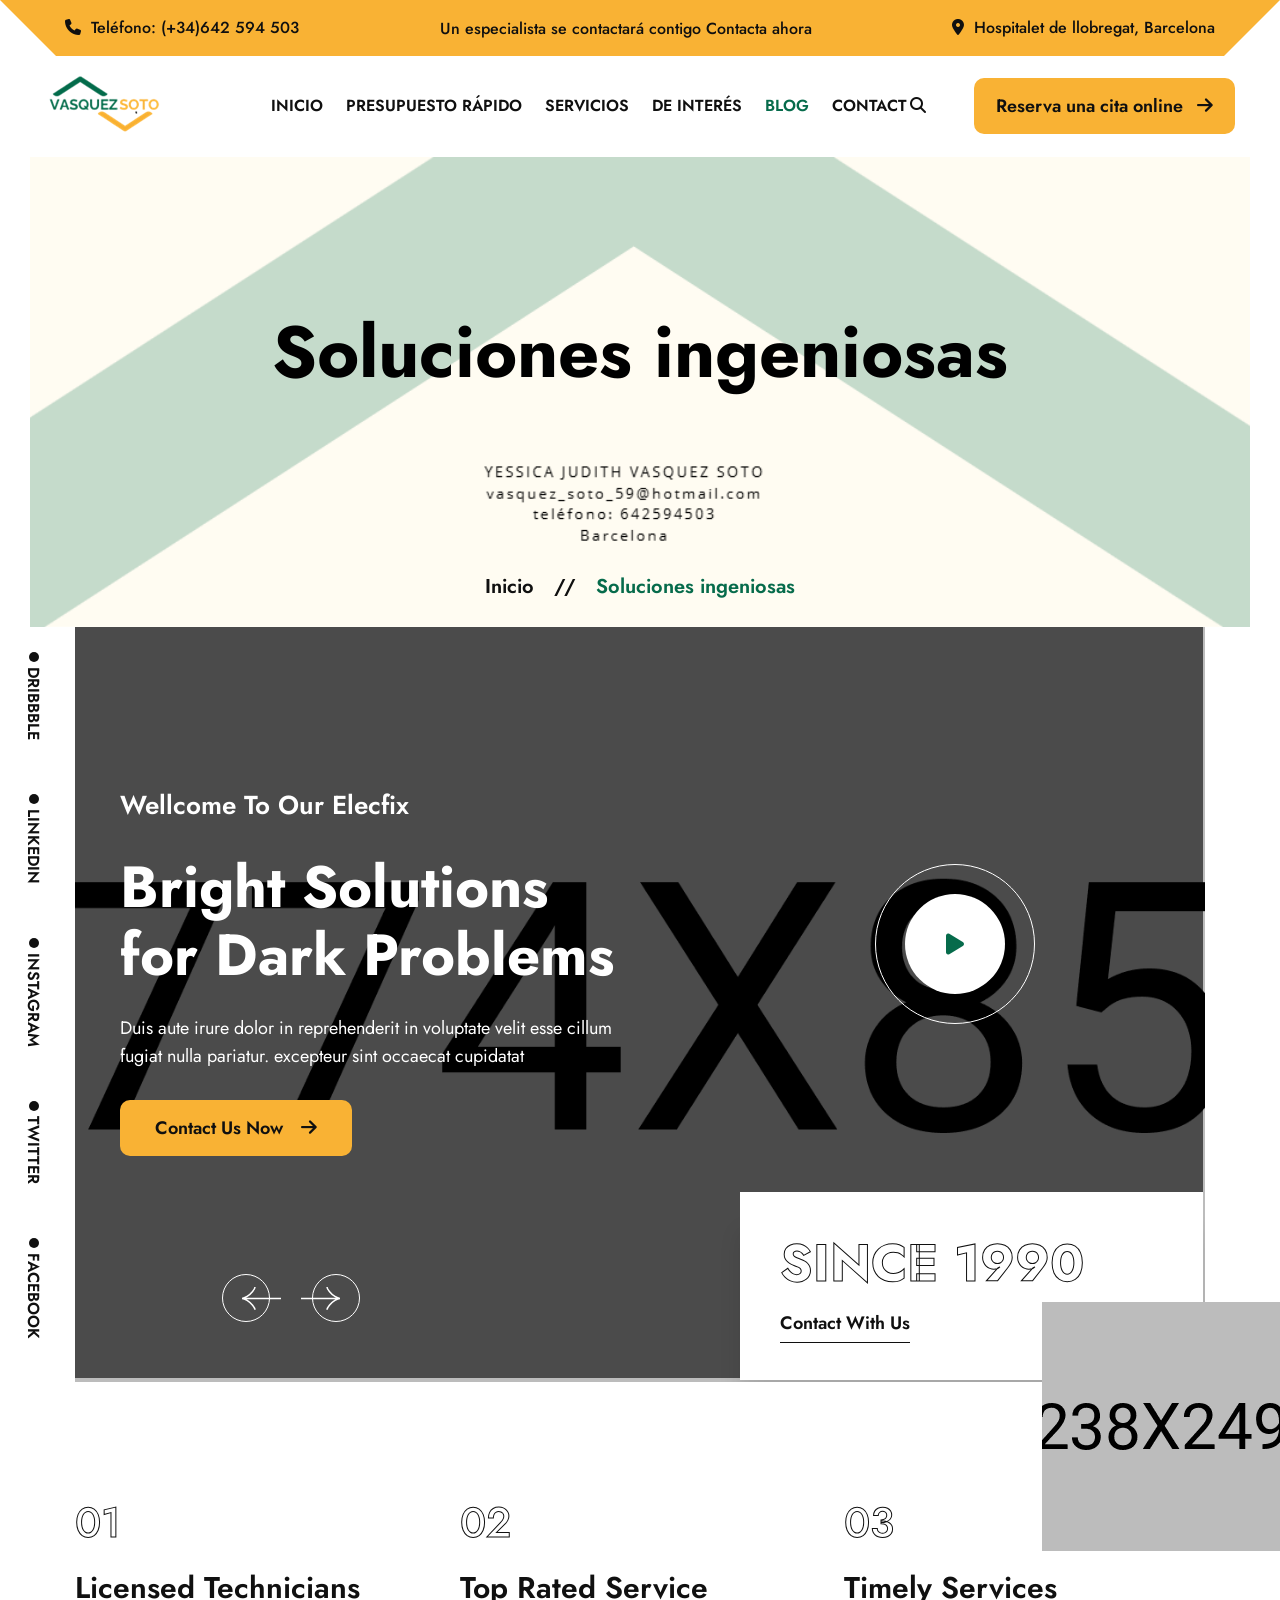
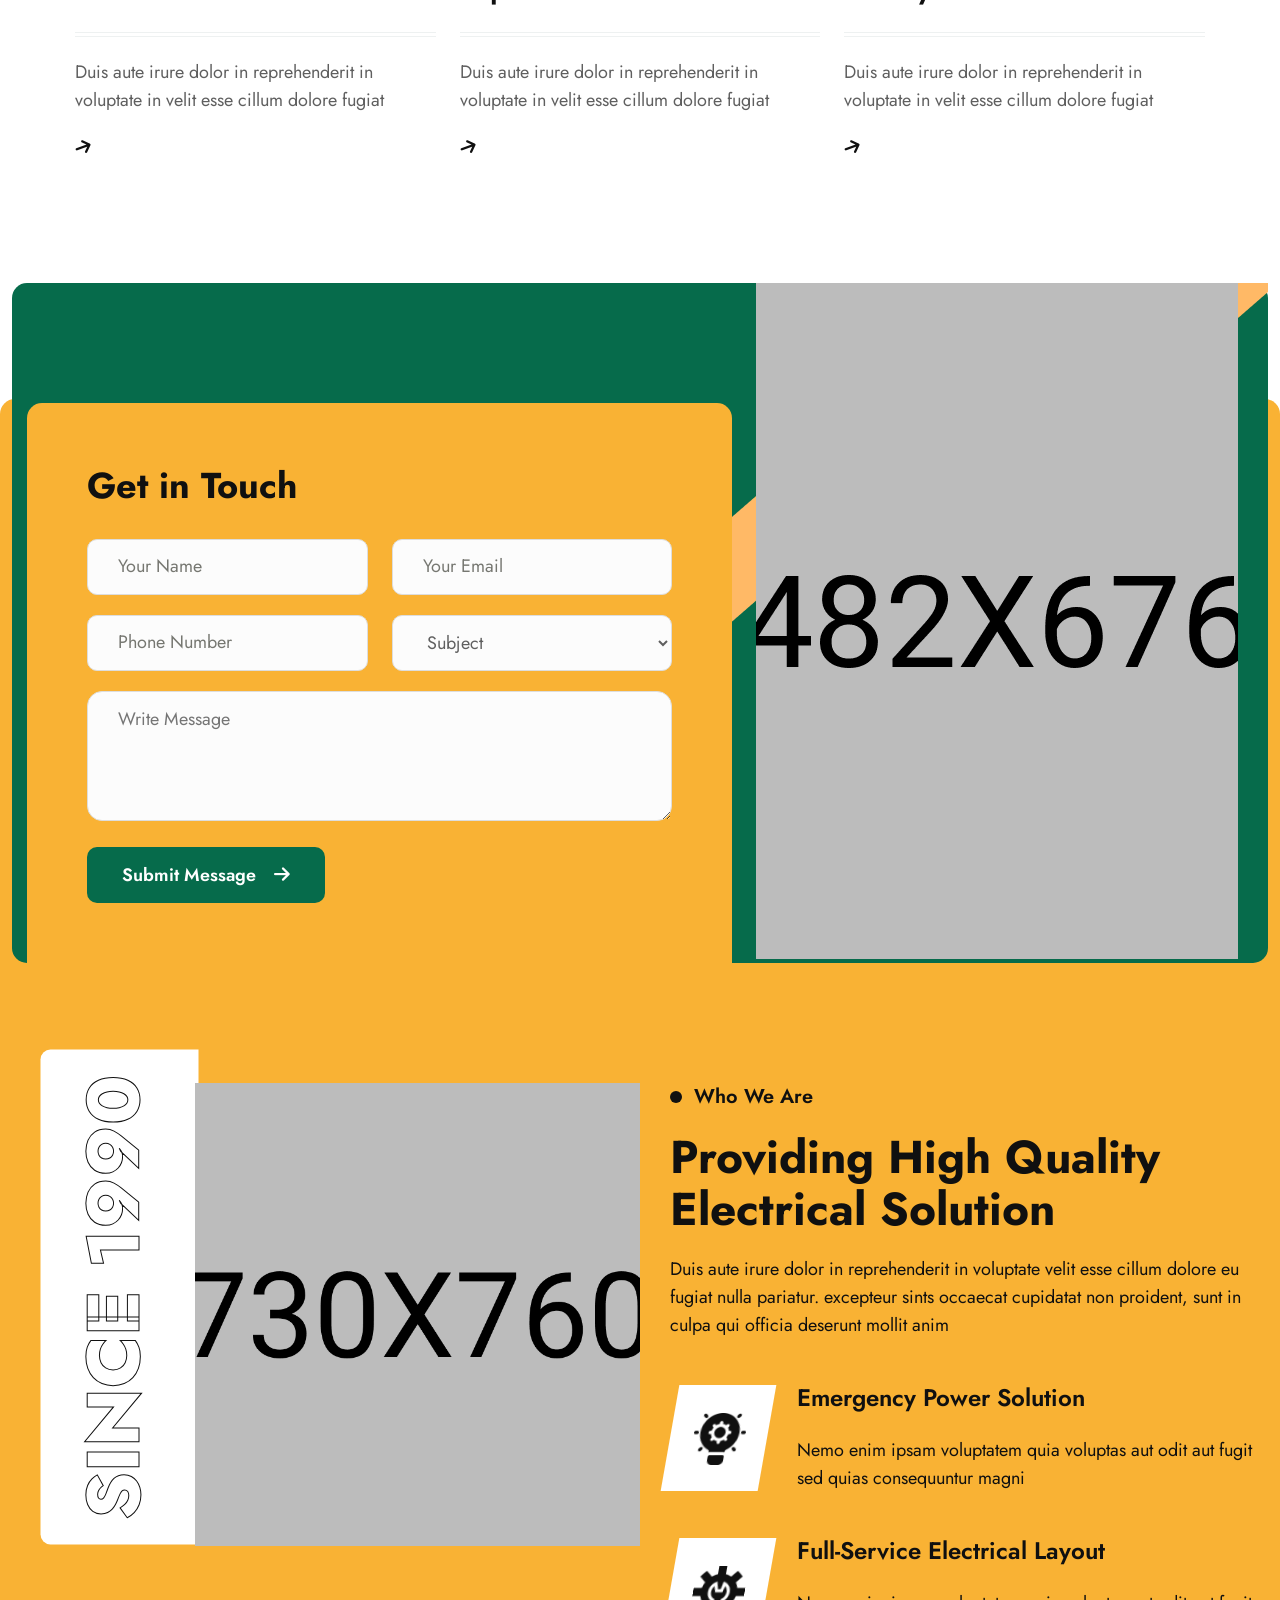
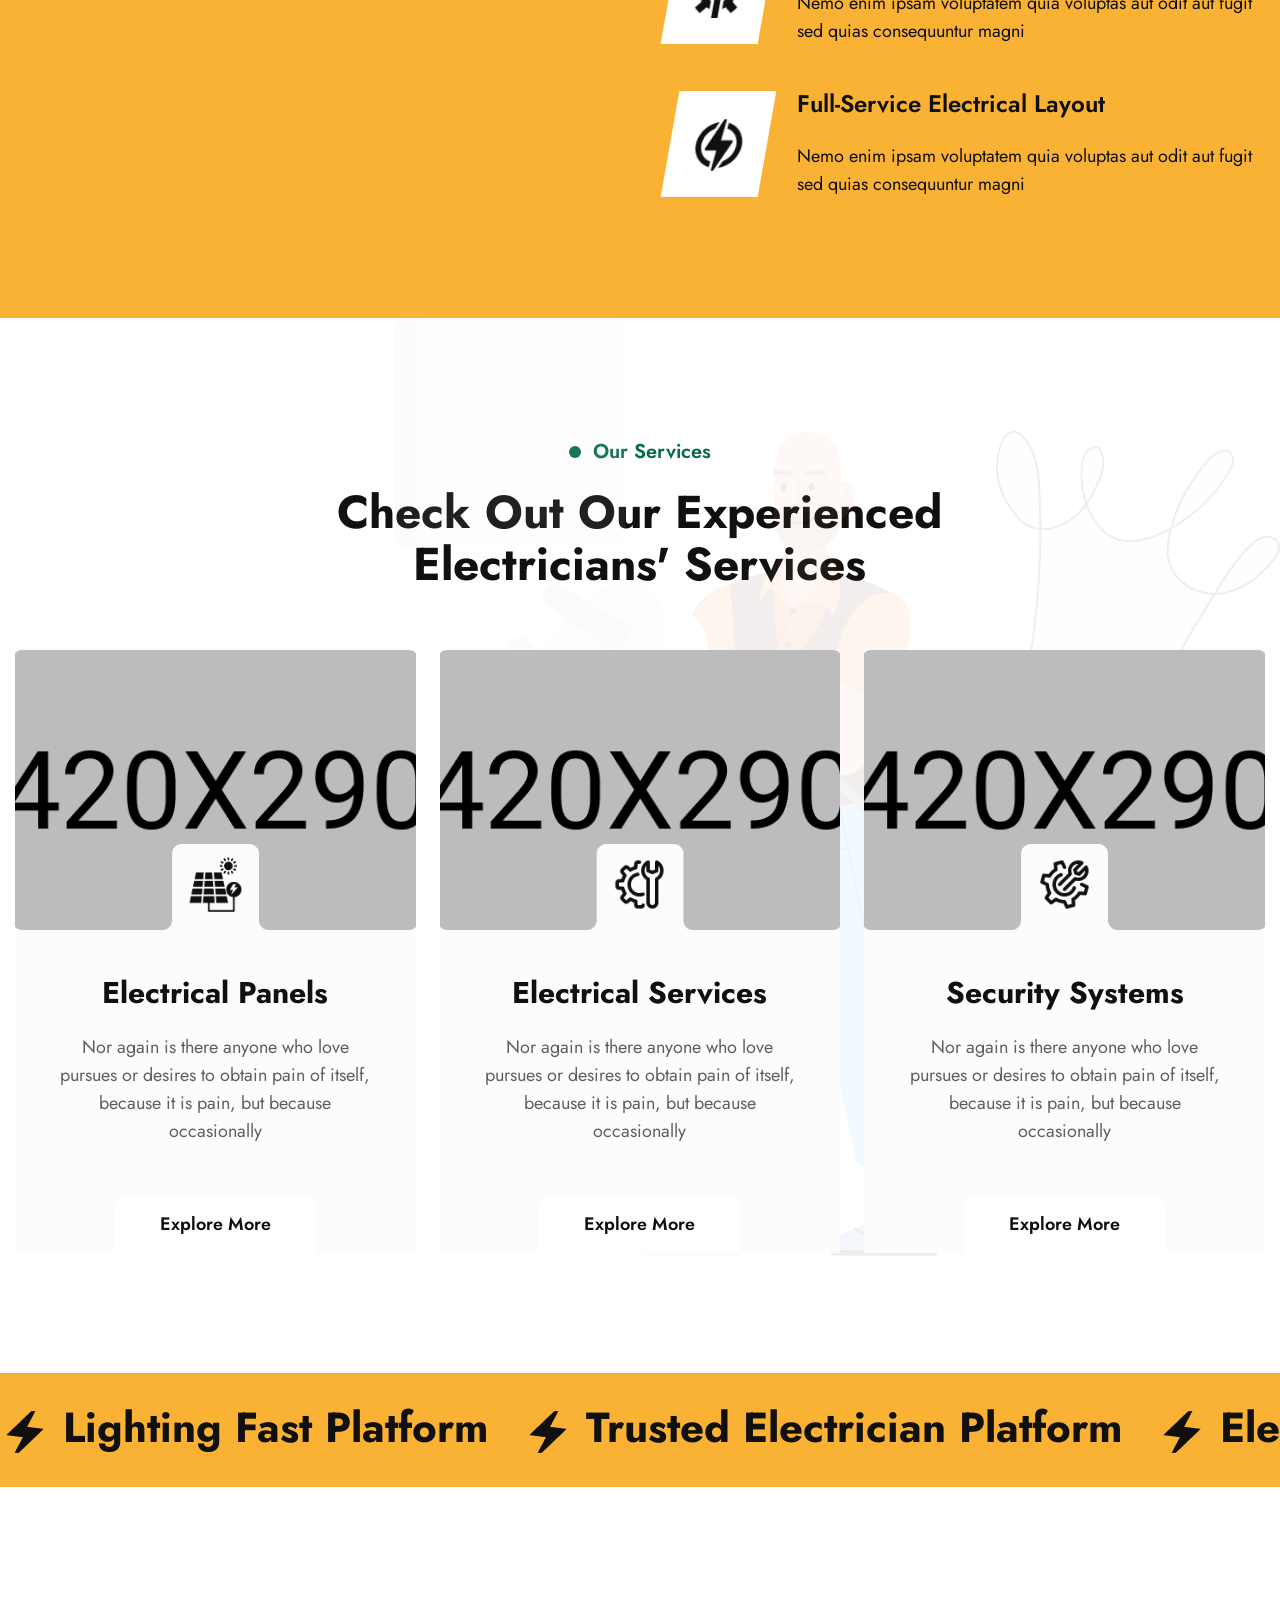
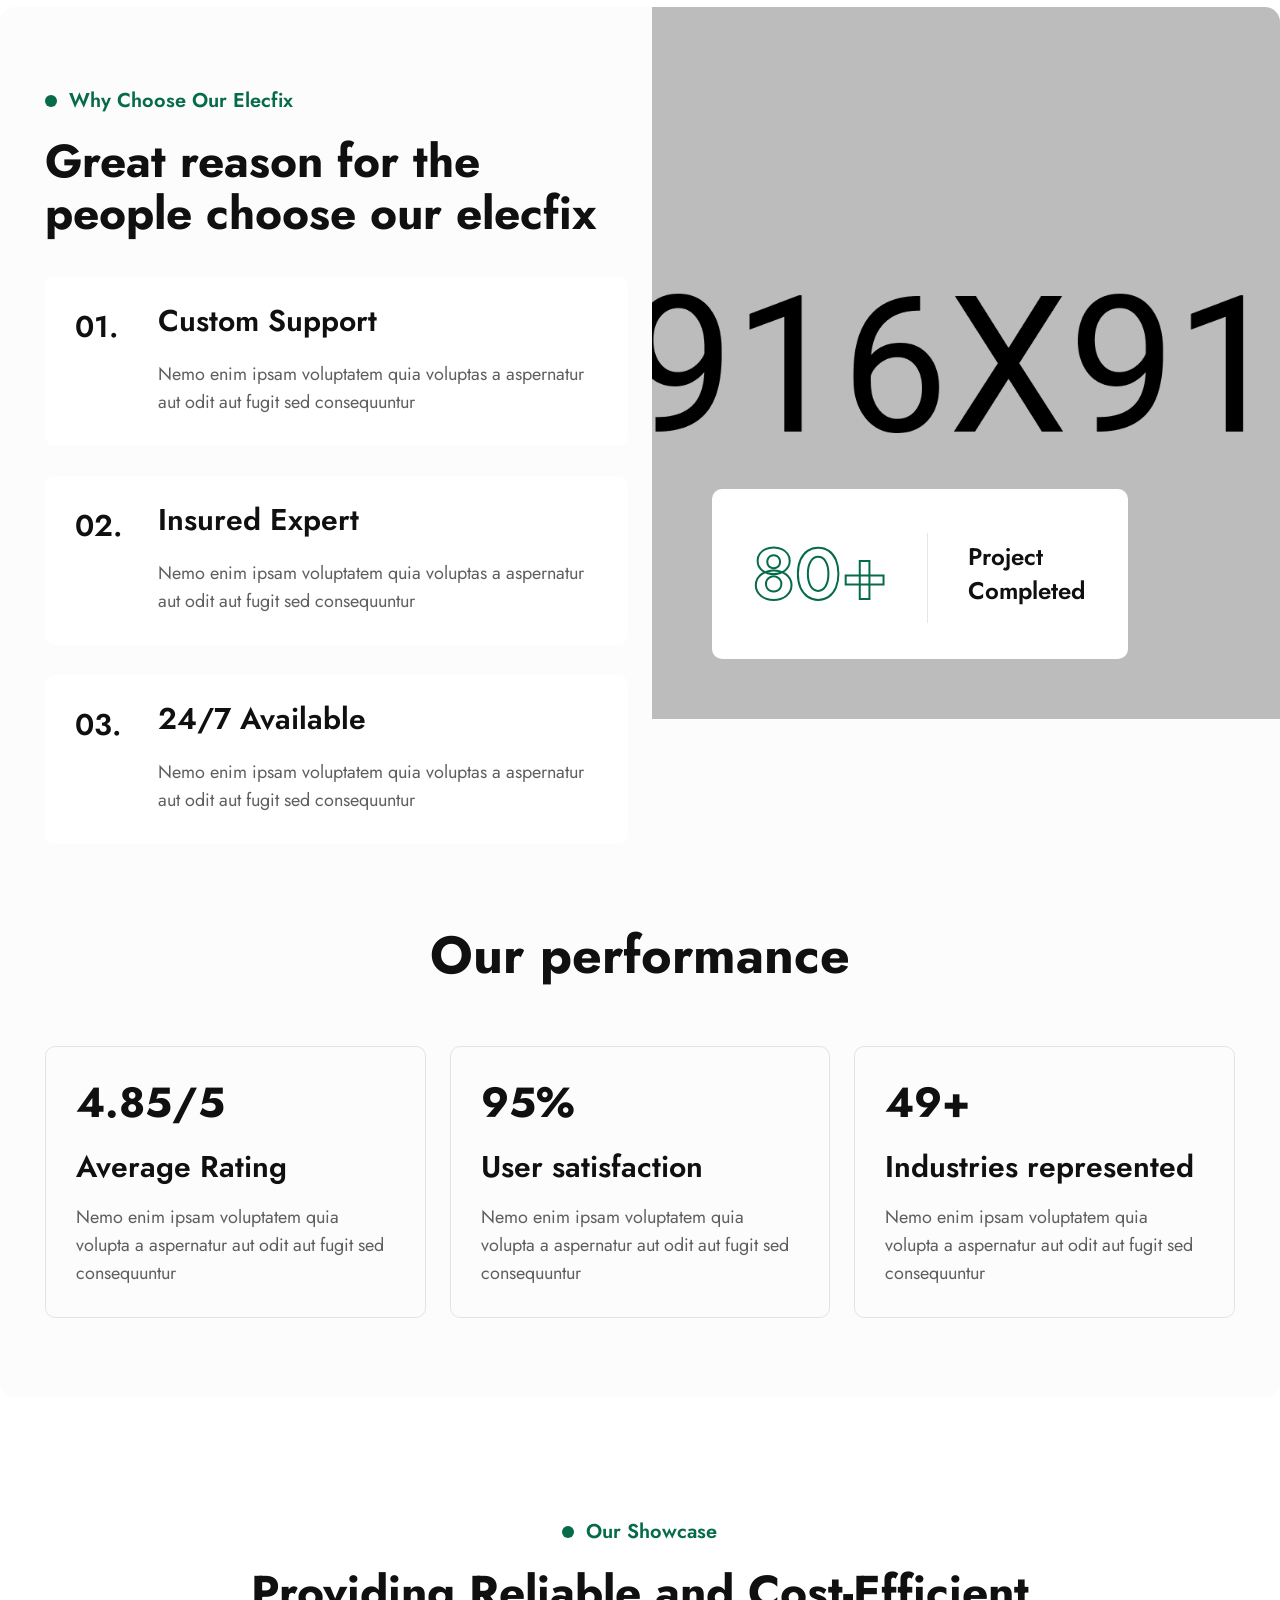
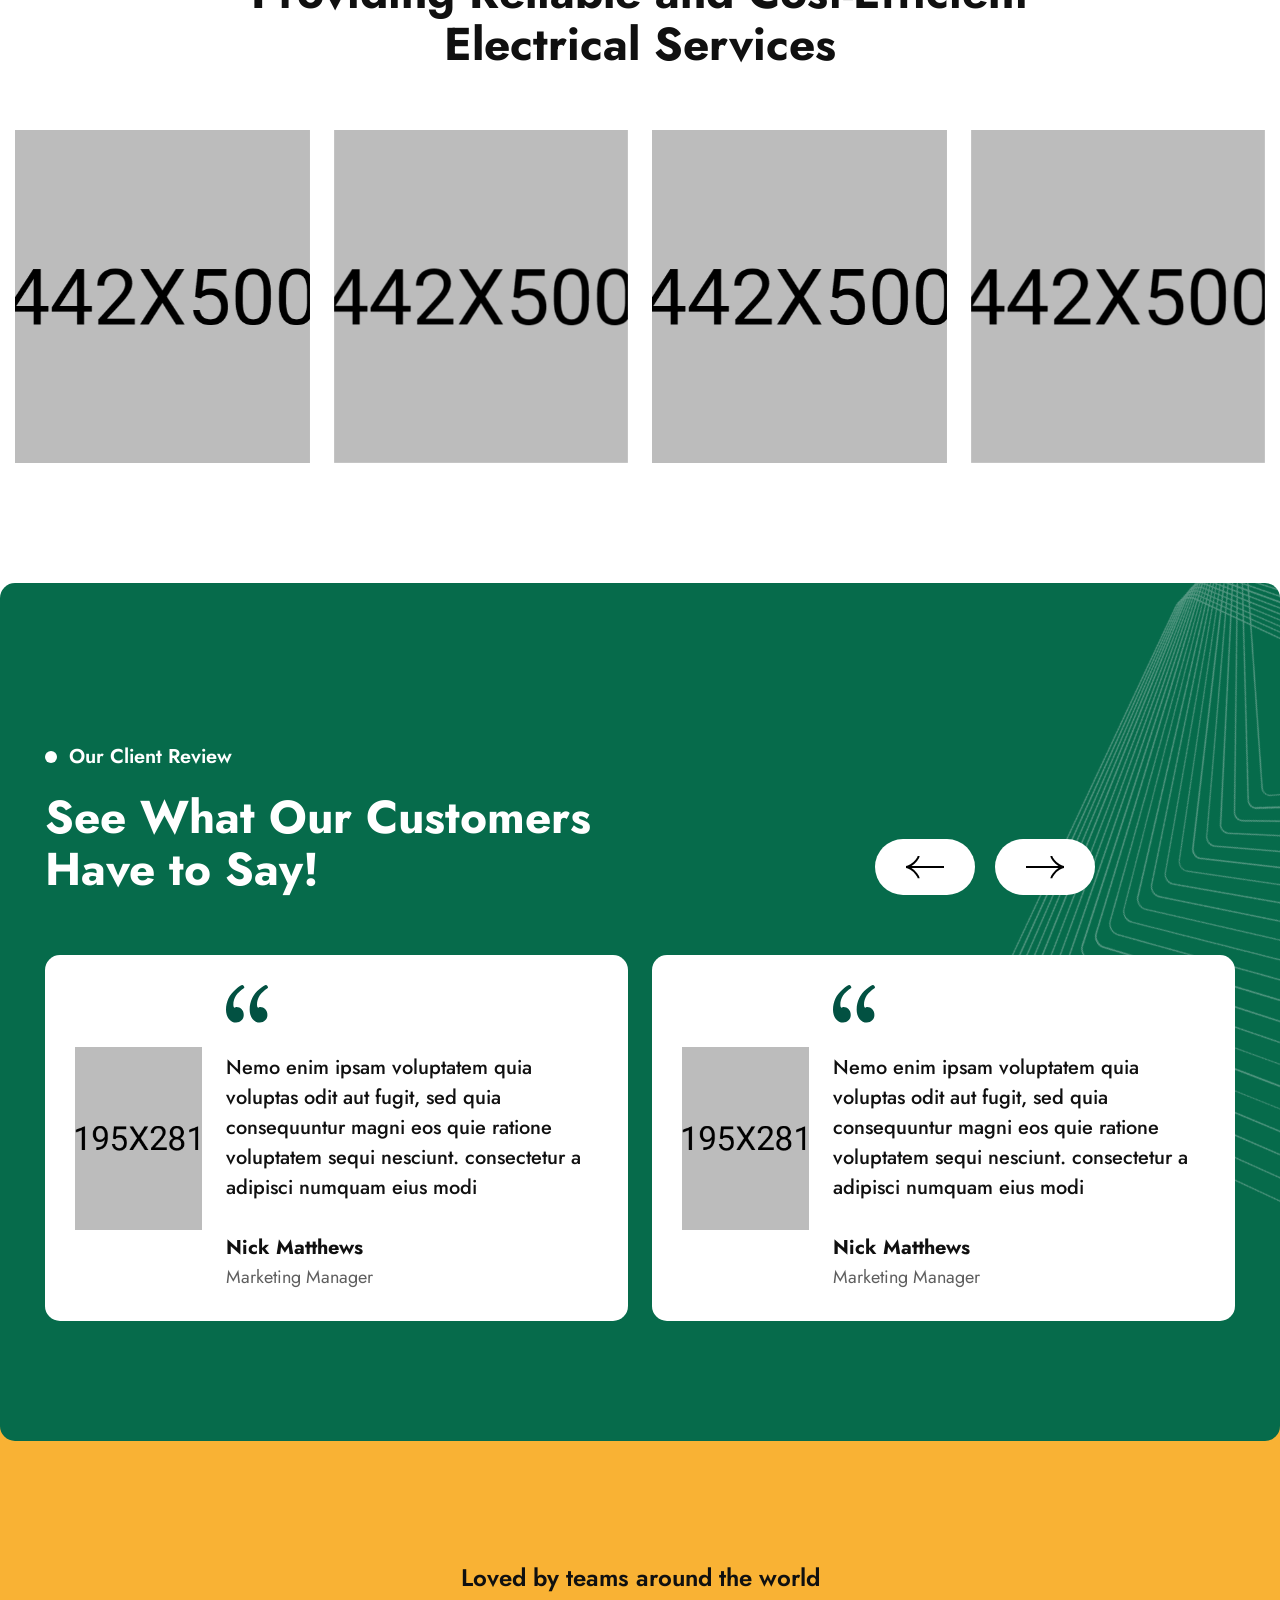
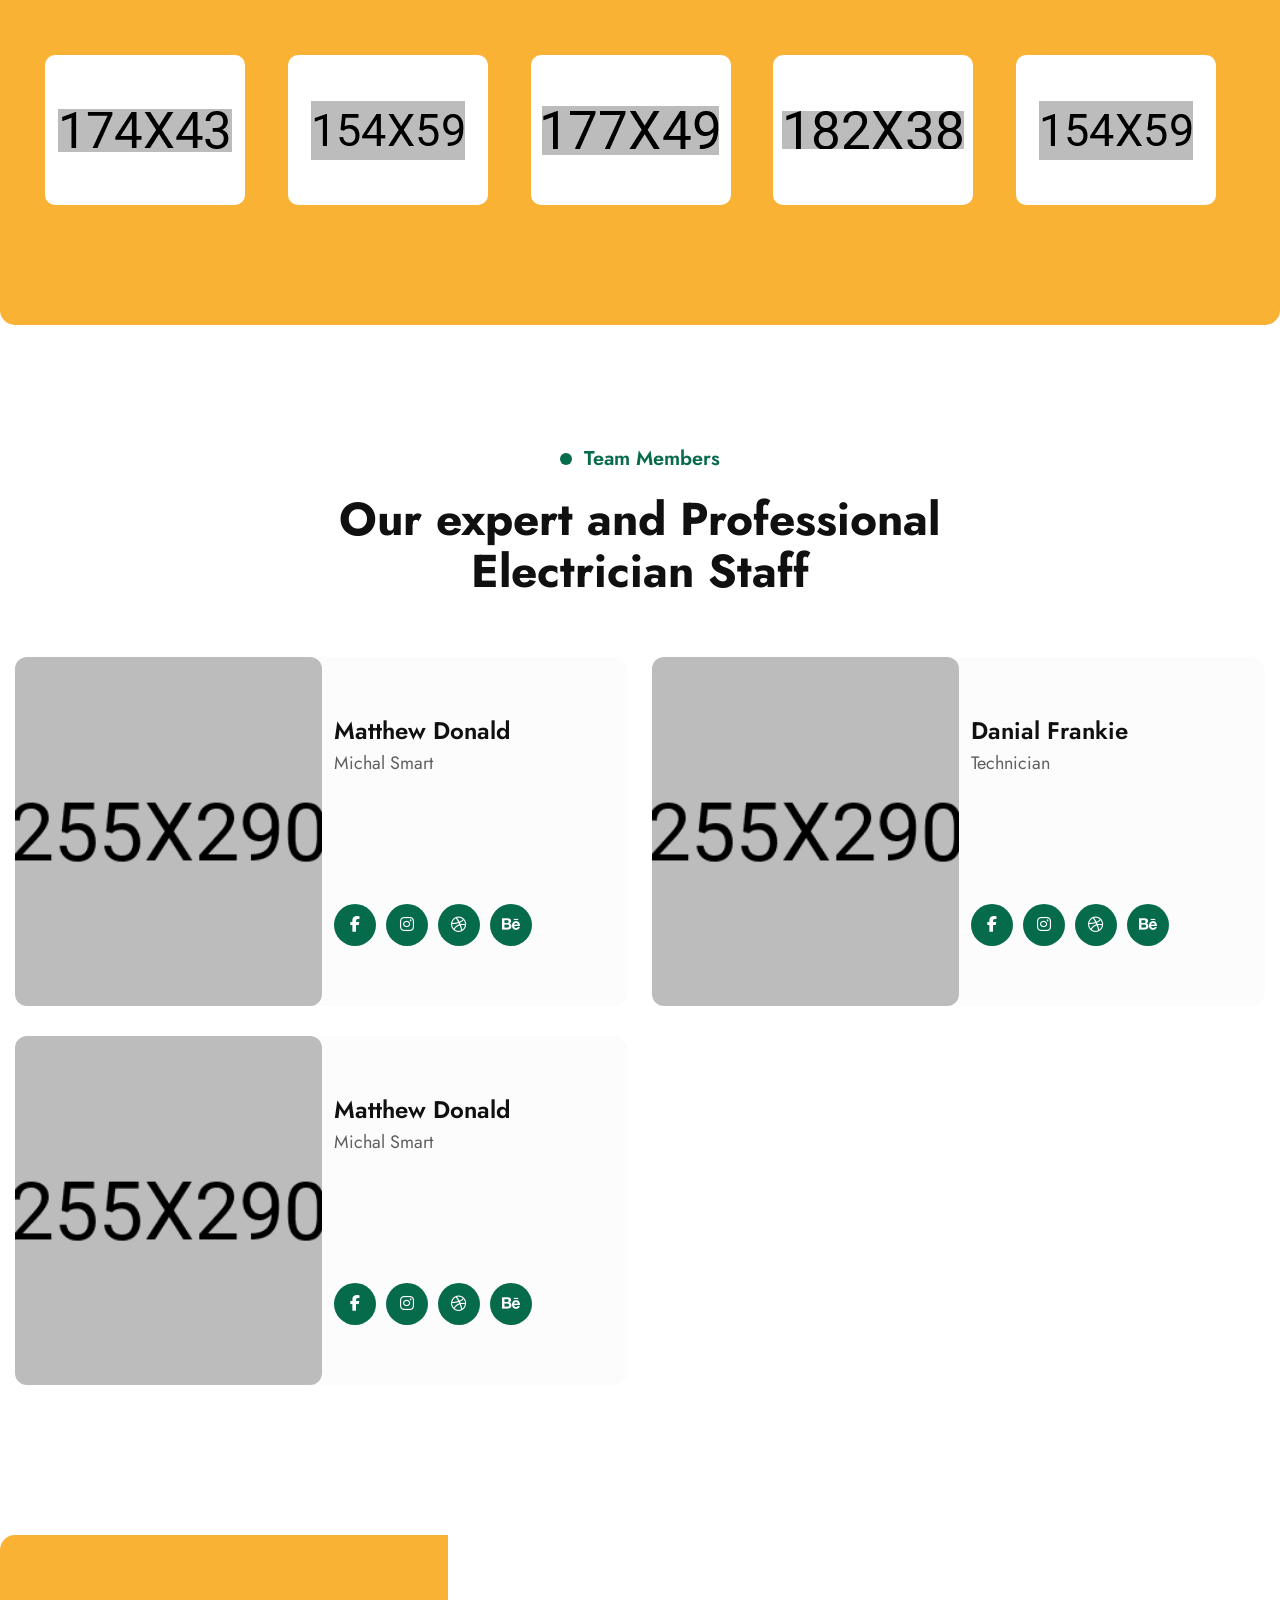
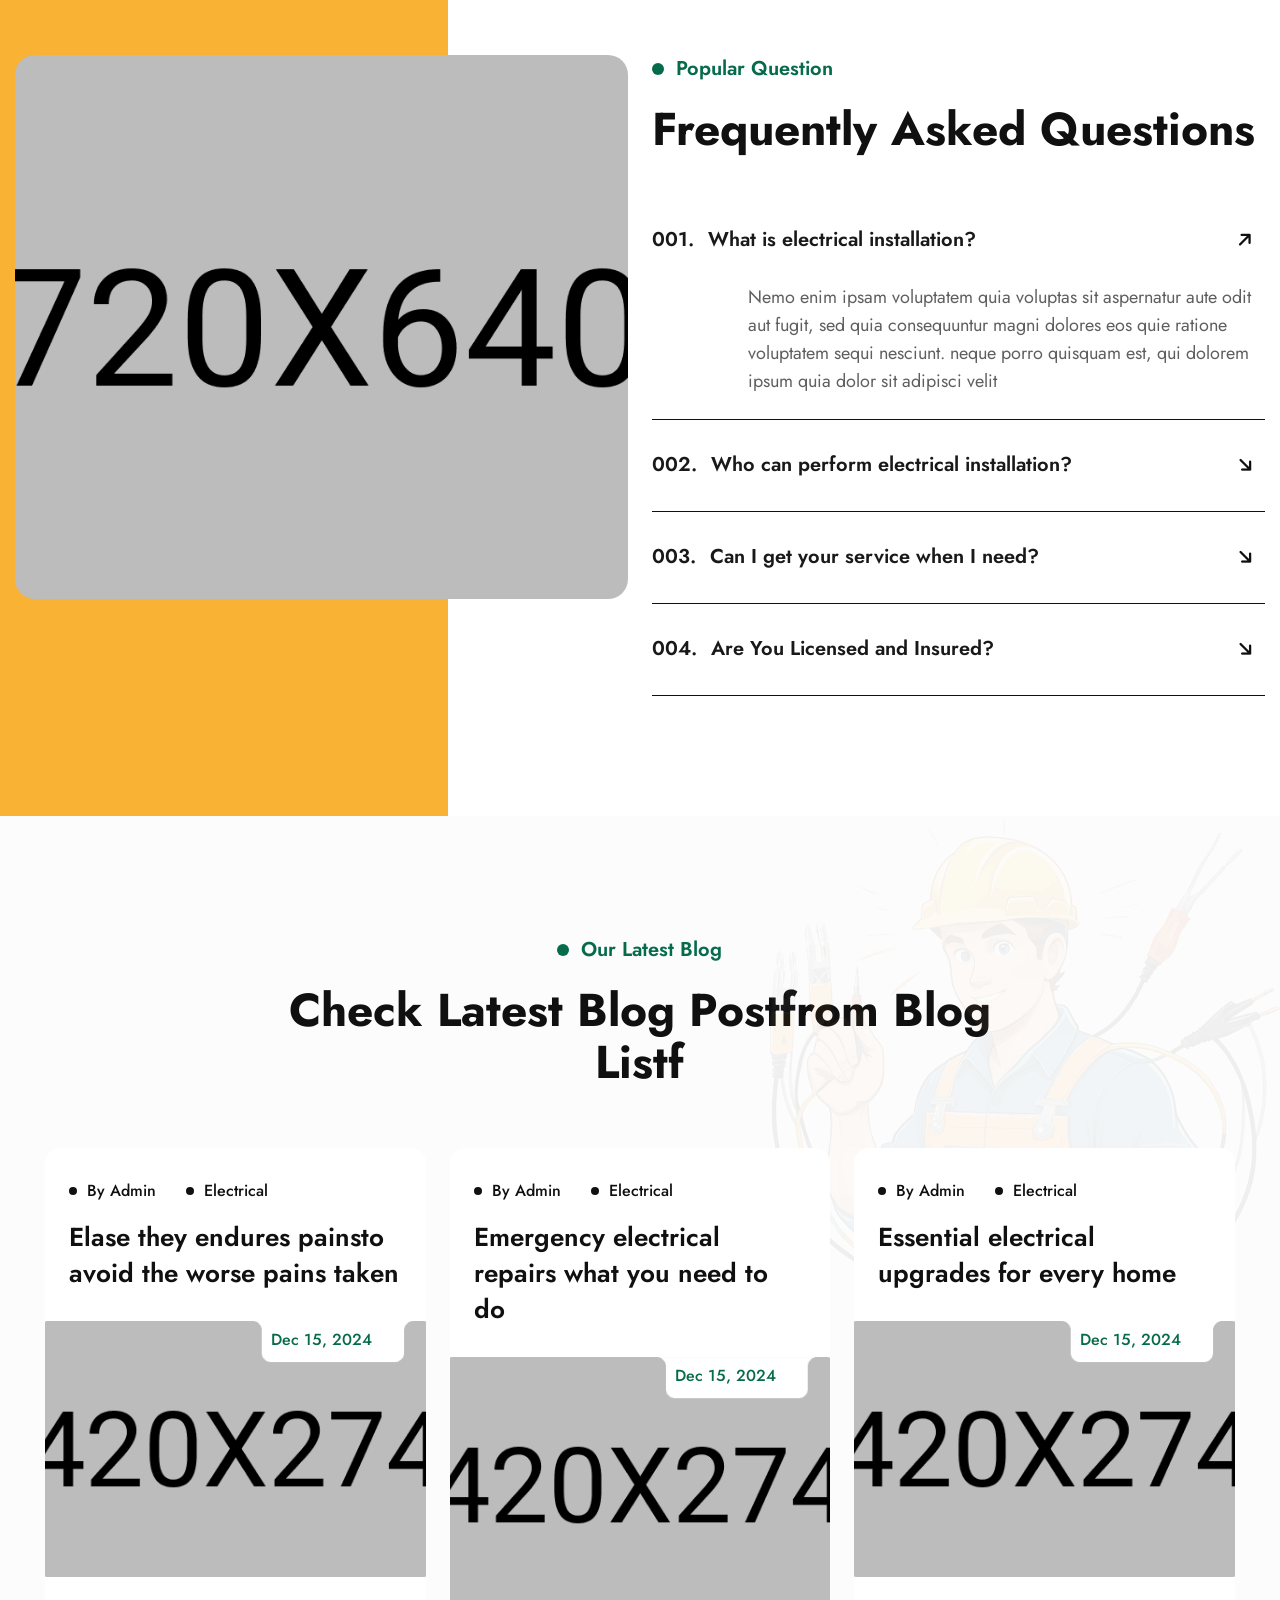
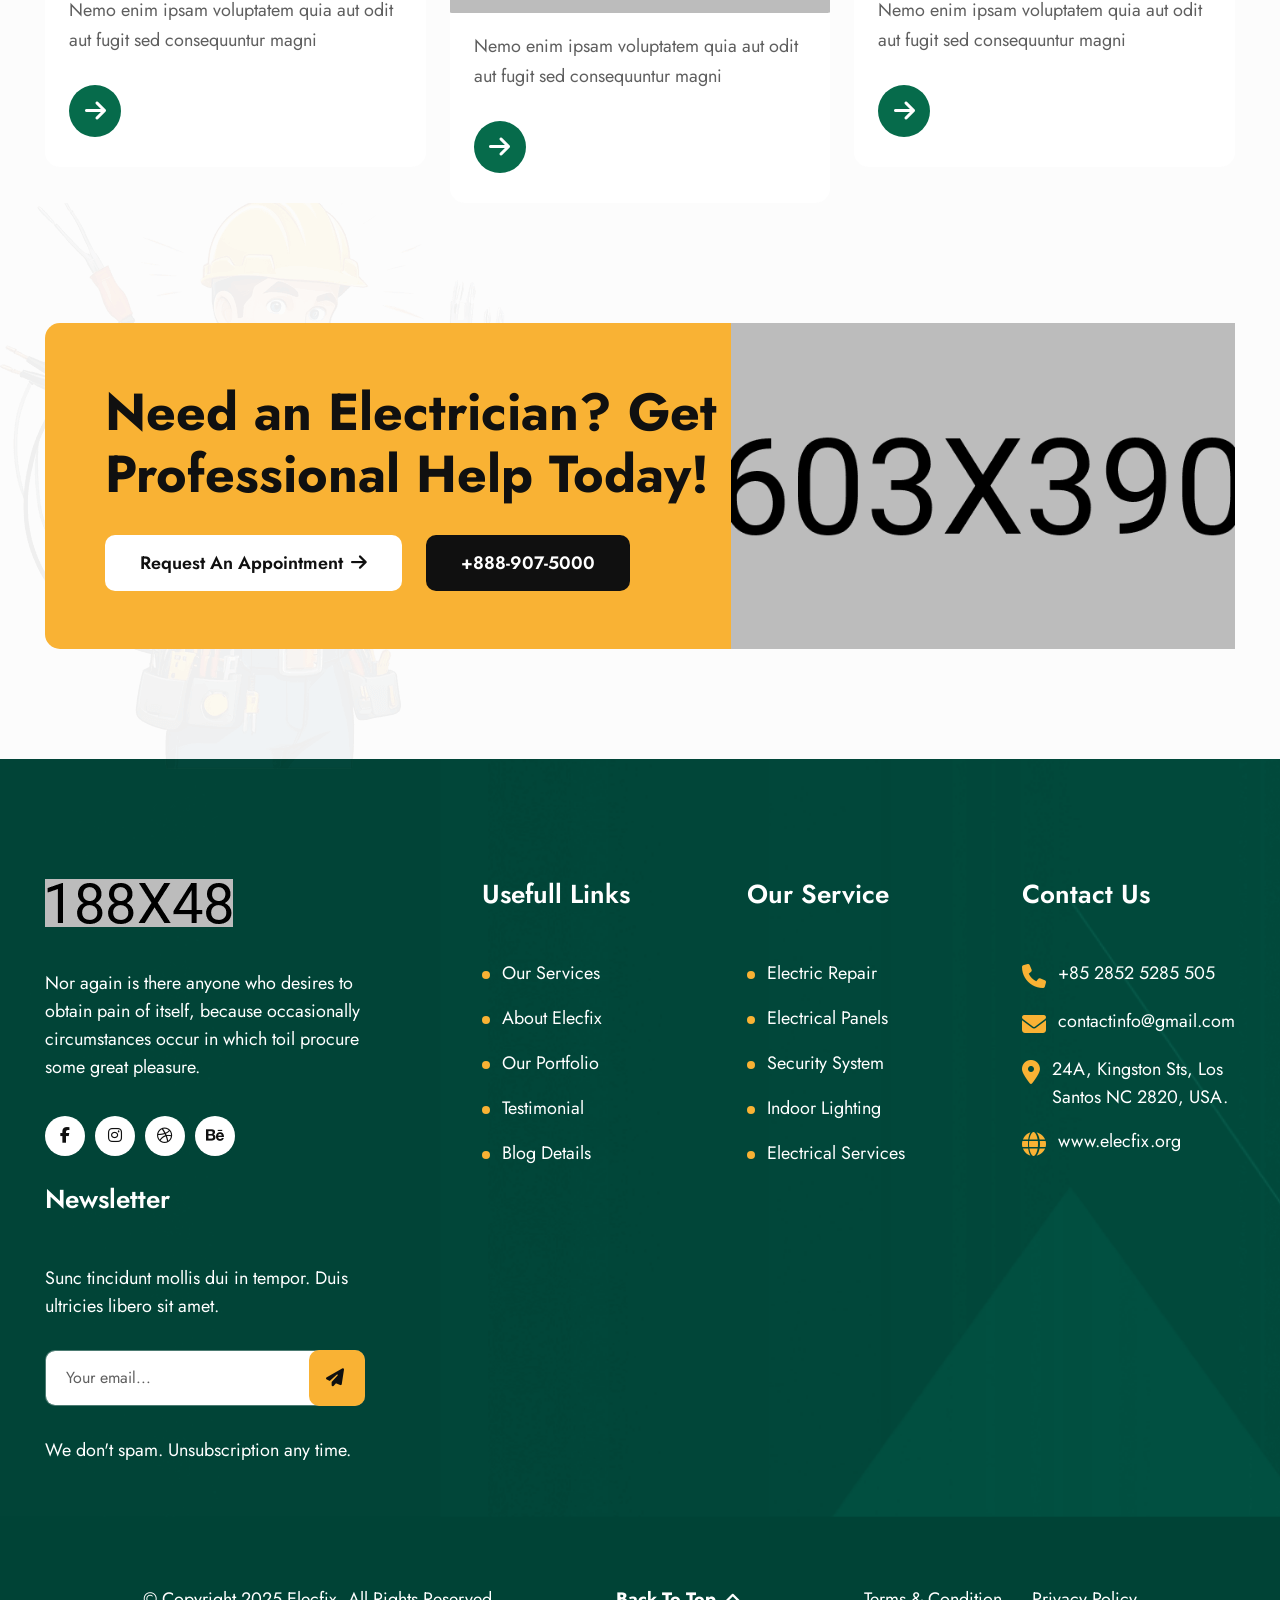
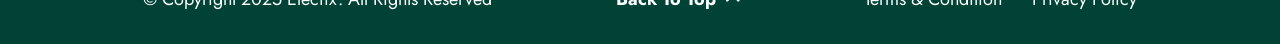
<file: index2.html>
<!DOCTYPE html>
<html lang="zxx">

<head>
    <!--=========== Meta Tags ==========-->
    <meta charset="UTF-8">
    <meta http-equiv="X-UA-Compatible" content="IE=edge">
    <meta name="viewport" content="width=device-width, initial-scale=1">
    <meta name="author" content="Rox_Themes">
    <meta name="description" content="Elecfix - Electrical Services HtmlTemplate">
    <!--============= Page title ============ -->
    <title>Shared on THEMELOCK.COM - Elecfix - Electrical Services HtmlTemplate</title>
    <!--===== Favcion =====-->
    <link rel="shortcut icon" href="assets/images/favicon.png">
    <!--===== Bootstrap min.css =====-->
    <link rel="stylesheet" href="assets/css/bootstrap.min.css">
    <!--===== All Min Css =====-->
    <link rel="stylesheet" href="assets/css/all.min.css">
    <!--===== Animate.css =====-->
    <link rel="stylesheet" href="assets/css/animate.css">
    <!--===== MeanMenu.css =====-->
    <link rel="stylesheet" href="assets/css/meanmenu.css">
    <!--===== Swiper Bundle.css =====-->
    <link rel="stylesheet" href="assets/css/swiper-bundle.min.css">
    <!--===== Magnific Popup.css =====-->
    <link rel="stylesheet" href="assets/css/magnific-popup.css">
    <!--===== Text Splitting.css =====-->
    <link rel="stylesheet" href="assets/css/splitting.css">
    <!--===== Main.css =====-->
    <link rel="stylesheet" href="assets/css/main.css">
</head>

<body>

    <!--===== Preloader Start =====-->
   <div id="preloader" class="preloader">
        <div class="animation-preloader">
            <div class="txt-loading">
                <span data-text-preloader="V" class="letters-loading">
                    V
                </span>
                <span data-text-preloader="A" class="letters-loading">
                    A
                </span>
                <span data-text-preloader="S" class="letters-loading">
                    S
                </span>
                <span data-text-preloader="Q" class="letters-loading">
                    Q
                </span>
                <span data-text-preloader="U" class="letters-loading">
                    U
                </span>
                <span data-text-preloader="E" class="letters-loading">
                    E
                </span>
                <span data-text-preloader="Z" class="letters-loading">
                    Z
                </span>
                <span data-text-preloader="S" class="letters-loading">
                    S
                </span>
                <span data-text-preloader="O" class="letters-loading">
                    O
                </span>
                <span data-text-preloader="T" class="letters-loading">
                    T
                </span>
                <span data-text-preloader="O" class="letters-loading">
                    O
                </span>
            </div>
            <p class="text-center">Loading</p>
        </div>
        <div class="loader">
            <div class="row">
                <div class="col-3 loader-section section-left">
                    <div class="bg"></div>
                </div>
                <div class="col-3 loader-section section-left">
                    <div class="bg"></div>
                </div>
                <div class="col-3 loader-section section-right">
                    <div class="bg"></div>
                </div>
                <div class="col-3 loader-section section-right">
                    <div class="bg"></div>
                </div>
            </div>
        </div>
    </div>

    <!--===== Mouse Cursor Start =====-->
    <div class="mouse-cursor cursor-outer"></div>
    <div class="mouse-cursor cursor-inner"></div>

    <!--===== Back To Top Start =====-->
    <button id="back-top" class="back-to-top">
        <i class="fa-solid fa-chevron-up"></i>
    </button>

    <!-- search -->
    <div class="search-overlay">
        <div class="d-table">
            <div class="d-table-cell">
                <div class="search-overlay-layer"></div>
                <div class="search-overlay-layer"></div>
                <div class="search-overlay-layer"></div>
                <div class="search-overlay-close">
                    <span class="search-overlay-close-line"></span>
                    <span class="search-overlay-close-line"></span>
                </div>
                <div class="search-overlay-form">
                    <form>
                        <input type="text" class="input-search" placeholder="Search here...">
                        <button type="button"><i class="fas fa-search"></i></button>
                    </form>
                </div>
            </div>
        </div>
    </div>


    <!-- MobileMenu    S T A R T -->
   <div class="global-menu-wrapper onepage-nav">
        <div class="global-menu-area text-center">
            <button class="global-menu-toggle"><i class="fa-solid fa-xmark"></i></button>
            <div class="mobile-logo">
                <a href='#'>
                    <img src="assets/images/logo/logo.png" alt="Vasquez Soto">
                </a>
            </div>
            <nav class="global-mobile-menu">
                <ul>
                    <li class="menu-item-has-children">
                        <a class="active" href='#'>Inicio</a>
                        <ul class="sub-menu">
                            <li><a class="active" href='index.html'>Inicio</a></li>
                            <li><a href='team.html'>Sobre nosotros</a></li>
                        </ul>
                    </li>
                    <li><a href='about.html'>Presupuesto rápido</a></li>
                    <li class="menu-item-has-children">
                        <a href='#'> Servicios </a>
                        <ul class="sub-menu">
                            <li><a href='services.html'>Diseño de interiores</a></li>
                            <li><a href='service-details.html'>Reformas y mantenimientos</a></li>
                        </ul>
                    </li>
                    <li class="menu-item-has-children">
                        <a href='#'> Blog </a>
                        <ul class="sub-menu">
                            <li><a href='blog.html'>Blog</a></li>
                            <li><a href='blog-details.html'>Soluciones ingeniosas</a></li>
                        </ul>
                    </li>
                    <li class="menu-item-has-children">
                        <a href='#'> De interés </a>
                        <ul class="sub-menu">
                            <li><a href='projects.html'>Proyectos</a></li>
                            <li><a href='project-details.html'>Detalle de proyectos</a></li>
                            <li><a href='team.html'>Miembros del equipo</a></li>
                            <li><a href='pricing.html'>Planes de precios</a></li>
                            <li><a href='faq.html'>Para autónomos</a></li>
                            <li><a href='404.html'>¿Dudas?</a></li>
                        </ul>
                    </li>
                    <li><a href='contact.html'>Contacto</a></li>
                </ul>
            </nav>
        </div>
    </div>

    <!-- Header Section    S T A R T -->
    <header class="global-header2 header-layout2">
        <div class="header-top-area">
            <div class="container-1320">
                <div class="header-top-wrapper">
                    <div class="social-content">
                        <ul>
                            <li><a href="tel:+34-642-594-503"><span><i class="fa-solid fa-phone"></i></span>Teléfono:
                                    (+34)642 594 503
                                </a></li>
                        </ul>
                    </div>
                    <div class="content">
                        <p class="header-top-wrapper__text"> Un especialista se contactará contigo <a
                                href="contact.html">Contacta ahora </a>
                        </p>
                    </div>
                    <div class="social-content">
                        <ul>
                            <li><a href="contact.html"><span><i class="fa-solid fa-location-dot"></i></span>Hospitalet de llobregat,
                                    Barcelona</a></li>
                        </ul>
                    </div>
                </div>
            </div>
        </div>
        <div class="sticky-wrapper">
            <!-- Main Menu Area encabezado del menu principal-->
            <div class="container-1600">
                <div class="global-header2-menu-area">
                    <div class="row align-items-center justify-content-between">
                        <div class="col-xl-2 col-2">
                            <div class="header-logo">
                                <a href='#'>
                                    <img src="assets/images/logo/logo.png" alt="Vasquez Soto">
                                </a>
                            </div>
                        </div>
                        <div class="col-xl-7 col-2 text-center">
                            <nav class="global-header2-menu-area-main-menu d-none d-xl-inline-block ">
                                <ul>
                                    <li class="global-header2-menu-item-has-children">
                                        <a href='#'>Inicio</a>
                                        <ul class="sub-menu">
                                            <li><a href='index.html'>Inicio</a></li>
                                            <li><a href='team.html'>Sobre Nosotros</a></li>
                                        </ul>
                                    </li>
                                    <li><a href='about.html'>Presupuesto Rápido</a></li>
                                    <li class="global-header2-menu-item-has-children">
                                        <a href='#'>Servicios</a>
                                        <ul class="sub-menu">
                                            <li><a href='services.html'>Diseño de interiores</a></li>
                                            <li><a href='service-details.html'>Reformas y mantenimientos</a></li>
                                        </ul>
                                    </li>
                                    <li class="global-header2-menu-item-has-children">
                                       <a href='#'> De interés </a>
                                       <ul class="sub-menu">
                                            <li><a href='projects.html'>Proyectos</a></li>
                                            <li><a href='project-details.html'>Detalle de proyectos</a></li>
                                            <li><a href='team.html'>Miembros del equipo</a></li>
                                            <li><a href='pricing.html'>Planes de precios</a></li>
                                            <li><a href='faq.html'>Para autónomos</a></li>
                                            <li><a href='404.html'>¿Dudas?</a></li>
                                        </ul>
                                    </li>
                                    <li class="global-header2-menu-item-has-children">
                                        <a class="active" href='#'> Blog </a>
                                        <ul class="sub-menu">
                                            <li><a href='blog.html'>Blog</a></li>
                                            <li><a class="active" href='blog-details.html'>Soluciones Ingeniosas</a></li>
                                        </ul>
                                    </li>
                                    <li><a href='contact.html'>Contact</a></li>
                                </ul>
                            </nav>
                            <div class="header-button d-xl-none">
                                <button type="button" class="global-menu-toggle sidebar-btn">
                                    <span class="line"></span>
                                    <span class="line"></span>
                                    <span class="line"></span>
                                </button>
                            </div>
                        </div>
                        <div class="col-xl-3 d-none d-xl-block text-end">
                            <div class="global-header2-header-button others-options">
                                <div class="option-item">
                                    <a href="#" class="search-box me-5"><i class="fas fa-search"></i></a>
                                </div>
                                <div class="btn-wrapper">
                                    <a class="theme-btn style2" href="contact.html">Reserva una cita online <i class="fa-solid fa-arrow-right"></i></a>
                                </div>
                            </div>
                        </div>
                    </div>
                </div>
            </div>
        </div>
    </header>

    <!-- Breadcrumb Section  S T A R T -->
    <div id="intro" class="breadcrumb-wrapper bg-img fix"
        style="background-image: url(assets/images/intro/ENCABEZADOS.png);">
        <div class="container">
            <h1 class="breadcrumb-wrapper__title wow fadeInUp" data-wow-delay=".3s"style="color: black;">Soluciones ingeniosas
            </h1>
            <ul class="breadcrumb-wrapper-list">
                <li class="breadcrumb-wrapper-list__item"><a href="index.html">Inicio</a></li>
                <li class="breadcrumb-wrapper-list__item">//</li>
                <li class="breadcrumb-wrapper-list__item active">Soluciones ingeniosas</li>
            </ul>
        </div>
    </div>

    <!-- Intro Section S T A R T -->
    <section id="intro" class="intro2 fix slider-nav-area">
        <div class="container-1770">
            <div class="swiper one-grid-banner-slider">
                <div class="swiper-wrapper">
                    <div class="swiper-slide">
                        <div class="intro2-bg  position-relative bg-img"
                            style="background-image: url(assets/images/intro/intro-thumb2_1.jpg);">
                            <div class="container-1320">
                                <div class="row">
                                    <div class="col-xl-6 col-lg-8">
                                        <div class="intro2-content">
                                            <h5 class="intro2-content__subtitle" data-ani="slideindown"
                                                data-ani-delay="0.3s">Wellcome To Our Elecfix</h5>
                                            <h1 class="intro2-content__title" data-ani="slideindown"
                                                data-ani-delay="0.5s">Bright Solutions
                                                for Dark Problems</h1>
                                            <p class="intro2-content__text" data-ani="slideindown"
                                                data-ani-delay="0.7s">Duis aute irure dolor in reprehenderit in
                                                voluptate velit
                                                esse cillum fugiat nulla pariatur. excepteur sint occaecat cupidatat</p>
                                            <div class="intro2-content__btn-wrapper" data-ani="slideindown"
                                                data-ani-delay="0.9s">
                                                <a class="theme-btn style2" href="contact.html">Contact Us Now <i class="fa-solid fa-arrow-right"></i></a>
                                            </div>
                                        </div>
                                    </div>

                                    <div class="col-xl-6 col-lg-4">
                                        <div class="intro2-right">
                                            <div class="intro2-right-video">
                                                <a href="https://www.youtube.com/watch?v=Cn4G2lZ_g2I"
                                                    class="intro2-right-video-btn ripple popup-video">
                                                    <i class="fa-solid fa-play"></i>
                                                </a>
                                            </div>
                                            <div class="intro2-right-experience">
                                                <h3 class="intro2-right-experience__year">SINCE 1990</h3>
                                                <a class="intro2-right-experience-btn" href="contact.html">Contact With
                                                    Us</a>
                                            </div>
                                        </div>
                                    </div>
                                </div>
                            </div>
                        </div>
                    </div>
                </div>

                <div class="swiper-arrow">
                    <div class="swiper-nav swiper-next"><img class="svg-img"
                            src="assets/images/intro/slider-arrow-left.svg" alt="arrow">
                    </div>
                    <div class="swiper-nav swiper-prev"><img class="svg-img"
                            src="assets/images/intro/slider-arrow-right.svg" alt="arrow"></div>
                </div>
            </div>

            <ul class="intro2-social">
                <li><a href="#!">FACEBOOK</a></li>
                <li><a href="#!">TWITTER</a></li>
                <li><a href="#!">INSTAGRAM</a></li>
                <li><a href="#!">LINKEDIN</a></li>
                <li><a href="#!">DRIBBBLE</a></li>
            </ul>
        </div>
        <!-- Feature Section S T A R T -->
        <div class="feature2 section-padding">
            <div class="hand-shape">
                <img src="assets/images/intro/hand-shape.png" alt="shape">
            </div>
            <div class="container-1320 ">
                <div class="row gy-4 gx-60">
                    <div class="col-xl-4 col-md-6">
                        <div class="feature2-card wow fadeInUp" data-wow-delay=".3s">
                            <h3 class="feature2-card__number">01 </h3>
                            <h4><a class="feature2-card__title" href="#!">Licensed Technicians</a>
                            </h4>
                            <p class="feature2-card__text">Duis aute irure dolor in reprehenderit in voluptate in velit
                                esse
                                cillum dolore fugiat</p>
                            <a class="feature2-card__btn" href="#!"><i class="fa-solid fa-arrow-right"></i></a>
                        </div>
                    </div>
                    <div class="col-xl-4 col-md-6">
                        <div class="feature2-card wow fadeInUp" data-wow-delay=".5s">
                            <h3 class="feature2-card__number">02 </h3>
                            <h4><a class="feature2-card__title" href="#!">Top Rated Service</a></h4>
                            <p class="feature2-card__text">Duis aute irure dolor in reprehenderit in voluptate in velit
                                esse
                                cillum dolore fugiat</p>
                            <a class="feature2-card__btn" href="#!"><i class="fa-solid fa-arrow-right"></i></a>
                        </div>
                    </div>
                    <div class="col-xl-4 col-md-6">
                        <div class="feature2-card mb-0 wow fadeInUp" data-wow-delay=".7s">
                            <h3 class="feature2-card__number">03 </h3>
                            <h4><a class="feature2-card__title" href="#!">Timely Services</a></h4>
                            <p class="feature2-card__text">Duis aute irure dolor in reprehenderit in voluptate in velit
                                esse
                                cillum dolore fugiat</p>
                            <a class="feature2-card__btn" href="#!"><i class="fa-solid fa-arrow-right"></i></a>
                        </div>
                    </div>
                </div>
            </div>
        </div>
    </section>

    <!-- Contact Section S T A R T -->
    <section class="contact2">
        <div class="container-fluid">
            <div class="contact2-card">
                <div class="container-1320">
                    <div class="row justify-content-center">
                        <div class="col-xl-7 col-lg-9">
                            <div class="contact2-card__form wow fadeInUp" data-wow-delay=".3s">
                                <h4 class="contact2-card__form-title">Get in Touch</h4>
                                <form action="#!" id="contact-form" class="content-form-items">
                                    <div class="row g-4">
                                        <div class="col-lg-12"
                                            style="visibility: visible; animation-delay: 0.3s; animation-name: fadeInUp;">
                                            <div class="row">
                                                <div class="col-md-6">
                                                    <div class="form-clt">
                                                        <input type="text" name="name" id="name"
                                                            placeholder="Your Name">
                                                    </div>
                                                </div>
                                                <div class="col-md-6">
                                                    <div class="form-clt">
                                                        <input type="email" name="email" id="email"
                                                            placeholder="Your Email">
                                                    </div>
                                                </div>
                                                <div class="col-md-6">
                                                    <div class="form-clt">
                                                        <input type="text" name="phone" id="phone"
                                                            placeholder="Phone Number">
                                                    </div>
                                                </div>
                                                <div class="col-md-6">
                                                    <select class="nice-select form-clt" id="validationDefault04"
                                                        required="">
                                                        <option selected="" disabled="" value="">Subject</option>
                                                        <option>Tv</option>
                                                        <option>Freeze</option>
                                                        <option>Rice Cooker</option>
                                                    </select>
                                                </div>
                                                <div class="col-md-12">
                                                    <div class="form-clt">
                                                        <textarea name="message" id="message"
                                                            placeholder="Write Message"></textarea>
                                                    </div>
                                                    <div class="contact2-card__form-button-wrapper">
                                                        <button class="theme-btn style1" type="submit">Submit Message <i class="fa-solid fa-arrow-right"></i></button>
                                                    </div>
                                                </div>
                                            </div>
                                        </div>
                                    </div>
                                </form>
                            </div>
                        </div>
                        <div class="col-xl-5">
                            <div class="contact2-card__thumb wow fadeInRight" data-wow-delay=".3s">
                                <img src="assets/images/contact/contact-thumb2_1.png" alt="thumb">
                            </div>
                        </div>
                    </div>
                </div>

                <div class="contact2-card__shape1">
                    <img src="assets/images/contact/contact-shape2_1.png" alt="shape">
                </div>
                <div class="contact2-card__shape2">
                    <img src="assets/images/contact/contact-shape2_2.png" alt="shape">
                </div>
            </div>
        </div>
    </section>

    <!-- About Section S T A R T -->
    <section class="about2 section-padding fix">
        <div class="container-1770">
            <div class="row g-0">
                <div class="col-lg-6">
                    <div class="about2-left">
                        <div class="about2-left__thumb wow fadeInLeft" data-wow-delay=".3s">
                            <img src="assets/images/about/about-thumb2_1.png" alt="thumb">
                        </div>
                        <h2 class="about2-left__year">SINCE 1990</h2>
                    </div>
                </div>
                <div class="col-lg-6">
                    <div class="about2-content">
                        <div class="section-title wow fadeInUp" data-wow-delay=".3s">
                            <h6 class="section-title__subtitle">Who We Are</h6>
                            <h2 class="section-title__title">Providing High Quality Electrical Solution</h2>
                            <p class="section-title__text">Duis aute irure dolor in reprehenderit in voluptate velit
                                esse cillum dolore eu fugiat nulla pariatur. excepteur sints occaecat cupidatat non
                                proident, sunt in
                                culpa qui officia deserunt mollit anim</p>

                        </div>
                        <div class="about2-content__list wow fadeInUp" data-wow-delay=".5s">
                            <div class="about2-content__list-icon">
                                <img class="svg-img" src="assets/images/about/about-icon2_1.svg" alt="icon">
                            </div>
                            <div>
                                <h4 class="about2-content__list-title">Emergency Power Solution</h4>
                                <p class="about2-content__list-text">Nemo enim ipsam voluptatem quia voluptas aut odit
                                    aut fugit sed quias consequuntur magni </p>
                            </div>
                        </div>
                        <div class="about2-content__list wow fadeInUp" data-wow-delay=".6s">
                            <div class="about2-content__list-icon">
                                <img class="svg-img" src="assets/images/about/about-icon2_2.svg" alt="icon">
                            </div>
                            <div>
                                <h4 class="about2-content__list-title">Full-Service Electrical Layout</h4>
                                <p class="about2-content__list-text">Nemo enim ipsam voluptatem quia voluptas aut odit
                                    aut fugit sed quias consequuntur magni </p>
                            </div>
                        </div>
                        <div class="about2-content__list wow fadeInUp" data-wow-delay=".7s">
                            <div class="about2-content__list-icon">
                                <img class="svg-img" src="assets/images/about/about-icon2_3.svg" alt="icon">
                            </div>
                            <div>
                                <h4 class="about2-content__list-title">Full-Service Electrical Layout</h4>
                                <p class="about2-content__list-text">Nemo enim ipsam voluptatem quia voluptas aut odit
                                    aut fugit sed quias consequuntur magni </p>
                            </div>
                        </div>
                    </div>
                </div>
            </div>
        </div>
    </section>

    <!-- Service Section S T A R T -->
    <section class="service2 section-padding fix">
        <div class="container-1320">
            <div class="row justify-content-center mb-60">
                <div class="col-xxl-7 col-xl-8">
                    <div class="section-title text-center wow fadeInUp" data-wow-delay=".3s">
                        <h6 class="section-title__subtitle">Our Services</h6>
                        <h2 class="section-title__title">Check Out Our Experienced
                            Electricians' Services</h2>
                    </div>
                </div>
            </div>
            <div class="row gx-30">
                <div class="col-xl-4 col-md-6">
                    <div class="service2-card wow fadeInUp" data-wow-delay=".3s">
                        <div class="service2-card__thumb">
                            <div data-mask-src="assets/images/service/services2_1.png"> <img
                                    class="service2-card__image" src="assets/images/service/services2_1.jpg"
                                    alt="thumb"></div>
                        </div>
                        <div class="service2-card__icon">
                            <img src="assets/images/service/service-icon2_1.svg" alt="Icon">
                        </div>
                        <div class="service2-card-content">
                            <h3><a href="service-details.html" class="service2-card-content__title">Electrical
                                    Panels</a>
                            </h3>
                            <p class="service2-card-content__text">Nor again is there anyone who love pursues or desires
                                to
                                obtain pain of itself, because it is pain, but because occasionally </p>
                            <div class="service2-card-content__btn-wrapper">
                                <a class="service2-card-content__btn-wrapper-btn" href="service-details.html">Explore
                                    More</a>
                            </div>
                        </div>
                    </div>
                </div>
                <div class="col-xl-4 col-md-6">
                    <div class="service2-card wow fadeInUp" data-wow-delay=".5s">
                        <div class="service2-card__thumb">
                            <div data-mask-src="assets/images/service/services2_2.png"> <img
                                    class="service2-card__image" src="assets/images/service/services2_2.jpg"
                                    alt="thumb"></div>
                        </div>
                        <div class="service2-card__icon">
                            <img src="assets/images/service/service-icon2_2.svg" alt="Icon">
                        </div>
                        <div class="service2-card-content">
                            <h3><a href="service-details.html" class="service2-card-content__title">Electrical
                                    Services</a>
                            </h3>
                            <p class="service2-card-content__text">Nor again is there anyone who love pursues or desires
                                to
                                obtain pain of itself, because it is pain, but because occasionally </p>
                            <div class="service2-card-content__btn-wrapper">
                                <a class="service2-card-content__btn-wrapper-btn" href="service-details.html">Explore
                                    More</a>
                            </div>
                        </div>
                    </div>
                </div>
                <div class="col-xl-4 col-md-6">
                    <div class="service2-card mb-0 wow fadeInUp" data-wow-delay=".7s">
                        <div class="service2-card__thumb">
                            <div data-mask-src="assets/images/service/services2_3.png"> <img
                                    class="service2-card__image" src="assets/images/service/services2_3.jpg"
                                    alt="thumb"></div>
                        </div>
                        <div class="service2-card__icon">
                            <img src="assets/images/service/service-icon2_3.svg" alt="Icon">
                        </div>
                        <div class="service2-card-content">
                            <h3><a href="service-details.html" class="service2-card-content__title">Security Systems</a>
                            </h3>
                            <p class="service2-card-content__text">Nor again is there anyone who love pursues or desires
                                to
                                obtain pain of itself, because it is pain, but because occasionally </p>
                            <div class="service2-card-content__btn-wrapper">
                                <a class="service2-card-content__btn-wrapper-btn" href="service-details.html">Explore
                                    More</a>
                            </div>
                        </div>
                    </div>
                </div>
            </div>
            <div class="service2-shape1">
                <img src="assets/images/service/services2-shape1.png" alt="Shape">
            </div>
        </div>
    </section>

    <!-- Marquee Section S T A R T -->
    <div class="marquee2 fix">
        <div class="marquee2-scrolling">
            <div class="marquee2-scrolling__item">
                <div class="marquee2-scrolling__item-text"><span><img src="assets/images/marquee/marquee1_1.png"
                            alt="img"></span> Lighting Fast Platform</div>
                <div class="marquee2-scrolling__item-text"><span><img src="assets/images/marquee/marquee1_1.png"
                            alt="img"></span> Trusted Electrician Platform</div>
                <div class="marquee2-scrolling__item-text"><span><img src="assets/images/marquee/marquee1_1.png"
                            alt="img"></span> Electric Platform Company</div>
                <div class="marquee2-scrolling__item-text"><span><img src="assets/images/marquee/marquee1_1.png"
                            alt="img"></span> Trusted Electrician Platform</div>

            </div>
            <div class="marquee2-scrolling__item">
                <div class="marquee2-scrolling__item-text"><span><img src="assets/images/marquee/marquee1_1.png"
                            alt="img"></span> Lighting Fast Platform</div>
                <div class="marquee2-scrolling__item-text"><span><img src="assets/images/marquee/marquee1_1.png"
                            alt="img"></span> Trusted Electrician Platform</div>
                <div class="marquee2-scrolling__item-text"><span><img src="assets/images/marquee/marquee1_1.png"
                            alt="img"></span> Electric Platform Company</div>
                <div class="marquee2-scrolling__item-text"><span><img src="assets/images/marquee/marquee1_1.png"
                            alt="img"></span> Trusted Electrician Platform</div>

            </div>
        </div>
    </div>

    <!-- why Choose Us Section S T A R T -->
    <section class="why-choose2 fix">
        <div class="container-1600">
            <div class="row">
                <div class="col-lg-6">
                    <div class="why-choose2-content">
                        <div class="section-title pb-2 wow fadeInUp" data-wow-delay=".3s">
                            <h6 class="section-title__subtitle">Why Choose Our Elecfix</h6>
                            <h2 class="section-title__title">Great reason for the people
                                choose our elecfix</h2>

                        </div>
                        <div class="why-choose2-content-list wow fadeInUp" data-wow-delay=".4s">
                            <div class="why-choose2-content-list__number">
                                01.
                            </div>
                            <div class="why-choose2-content-list-content">
                                <h4 class="why-choose2-content-list-content__title">Custom Support</h4>
                                <p class="why-choose2-content-list-content__text">Nemo enim ipsam voluptatem quia
                                    voluptas a aspernatur aut odit aut fugit sed consequuntur </p>
                            </div>
                        </div>
                        <div class="why-choose2-content-list wow fadeInUp" data-wow-delay=".6s">
                            <div class="why-choose2-content-list__number">
                                02.
                            </div>
                            <div class="why-choose2-content-list-content">
                                <h4 class="why-choose2-content-list-content__title">Insured Expert</h4>
                                <p class="why-choose2-content-list-content__text">Nemo enim ipsam voluptatem quia
                                    voluptas a aspernatur aut odit aut fugit sed consequuntur </p>
                            </div>
                        </div>
                        <div class="why-choose2-content-list wow fadeInUp" data-wow-delay=".8s">
                            <div class="why-choose2-content-list__number">
                                03.
                            </div>
                            <div class="why-choose2-content-list-content">
                                <h4 class="why-choose2-content-list-content__title">24/7 Available</h4>
                                <p class="why-choose2-content-list-content__text">Nemo enim ipsam voluptatem quia
                                    voluptas a aspernatur aut odit aut fugit sed consequuntur </p>
                            </div>
                        </div>
                    </div>
                </div>
                <div class="col-lg-6">
                    <div class="why-choose2-right">
                        <div class="why-choose2-right__thumb wow fadeInRight" data-wow-delay=".3s">
                            <img src="assets/images/why-choose/why-choose-right.jpg" alt="thumb">
                        </div>
                        <div class="why-choose2-right__counter">
                            <h3 class="why-choose2-right__counter-count"><span>80</span>+</h3>
                            <p class="why-choose2-right__counter-text">Project
                                Completed</p>
                        </div>
                    </div>
                </div>
            </div>

            <div class="performance2">
                <div class="performance2__title">Our performance</div>
                <div class="row gx-60">
                    <div class="col-xl-4 col-md-6">
                        <div class="performance2-card wow fadeInUp" data-wow-delay=".3s">
                            <h3 class="performance2-card__count"><span class="counters-item">4.85</span>/5</h3>
                            <h4 class="performance2-card__title">Average Rating</h4>
                            <p class="performance2-card__text">Nemo enim ipsam voluptatem quia volupta a aspernatur aut
                                odit aut fugit sed consequuntur </p>
                        </div>
                    </div>
                    <div class="col-xl-4 col-md-6">
                        <div class="performance2-card wow fadeInUp" data-wow-delay=".5s">
                            <h3 class="performance2-card__count"><span class="counters-item">95</span>%</h3>
                            <h4 class="performance2-card__title">User satisfaction</h4>
                            <p class="performance2-card__text">Nemo enim ipsam voluptatem quia volupta a aspernatur aut
                                odit aut fugit sed consequuntur </p>
                        </div>
                    </div>
                    <div class="col-xl-4 col-md-6">
                        <div class="performance2-card mb-0 wow fadeInUp" data-wow-delay=".7s">
                            <h3 class="performance2-card__count"><span class="counters-item">49</span>+</h3>
                            <h4 class="performance2-card__title">Industries represented</h4>
                            <p class="performance2-card__text">Nemo enim ipsam voluptatem quia volupta a aspernatur aut
                                odit aut fugit sed consequuntur </p>
                        </div>
                    </div>
                </div>
            </div>
        </div>
    </section>

    <!-- Project Section S T A R T -->
    <section class="project1 section-padding fix pt-0">
        <div class="container-1860">
            <div class="row justify-content-center mb-60">
                <div class="col-xxl-6 col-xl-8">
                    <div class="section-title text-center wow fadeInUp" data-wow-delay=".3s">
                        <h6 class="section-title__subtitle">Our Showcase</h6>
                        <h2 class="section-title__title">Providing Reliable and Cost-Efficient
                            Electrical Services</h2>
                    </div>
                </div>
            </div>
            <div class="row gy-4">
                <div class="col-xl-3 col-lg-4 col-md-6">
                    <div class="project1-card">
                        <div class="project1-card__thumb wow img-custom-anim-left" data-wow-delay=".3s">
                            <img src="assets/images/project/project1_1.jpg" alt="thumb">
                        </div>
                        <div class="project1-card-content">
                            <h6 class="project1-card-content__subtitle">// Repair</h6>
                            <h4><a class="project1-card-content__title" href="project-details.html">Circuit Breaker
                                    Panels</a></h4>
                        </div>
                    </div>
                </div>
                <div class="col-xl-3 col-lg-4 col-md-6">
                    <div class="project1-card">
                        <div class="project1-card__thumb wow img-custom-anim-left" data-wow-delay=".4s">
                            <img src="assets/images/project/project1_4.jpg" alt="thumb">
                        </div>
                        <div class="project1-card-content">
                            <h6 class="project1-card-content__subtitle">// Repair</h6>
                            <h4><a class="project1-card-content__title" href="project-details.html">Circuit Breaker
                                    Panels</a></h4>
                        </div>
                    </div>
                </div>
                <div class="col-xl-3 col-lg-4 col-md-6">
                    <div class="project1-card">
                        <div class="project1-card__thumb wow img-custom-anim-left" data-wow-delay=".5s">
                            <img src="assets/images/project/project1_3.jpg" alt="thumb">
                        </div>
                        <div class="project1-card-content">
                            <h6 class="project1-card-content__subtitle">// Repair</h6>
                            <h4><a class="project1-card-content__title" href="project-details.html">Circuit Breaker
                                    Panels</a></h4>
                        </div>
                    </div>
                </div>
                <div class="col-xl-3 col-lg-4 col-md-6">
                    <div class="project1-card">
                        <div class="project1-card__thumb wow img-custom-anim-left" data-wow-delay=".6s">
                            <img src="assets/images/project/project1_4.jpg" alt="thumb">
                        </div>
                        <div class="project1-card-content">
                            <h6 class="project1-card-content__subtitle">// Repair</h6>
                            <h4><a class="project1-card-content__title" href="project-details.html">Circuit Breaker
                                    Panels</a></h4>
                        </div>
                    </div>
                </div>
            </div>
        </div>
    </section>

    <!-- Testimonial Section S T A R T -->
    <section class="testimonial2 fix slider-nav-area">
        <div class="container-1600">
            <div class="row align-items-end">
                <div class="col-xxl-6 col-md-8">
                    <div class="section-title wow fadeInUp" data-wow-delay=".3s">
                        <h6 class="section-title__subtitle text-white">Our Client Review</h6>
                        <h2 class="section-title__title text-white">See What Our Customers <br>
                            Have to Say!</h2>

                    </div>
                </div>
                <div class="col-xxl-6 col-md-4">
                    <div class="swiper-arrow">
                        <div class="swiper-nav swiper-next"><img class="svg-img"
                                src="assets/images/icon/white-arrow-left.svg" alt="arrow">
                        </div>
                        <div class="swiper-nav swiper-prev"><img class="svg-img"
                                src="assets/images/icon/white-arrow-right.svg" alt="arrow"></div>
                    </div>
                </div>
            </div>
            <div class="testimonial2-content">
                <div class="swiper testimonial2-slider">
                    <div class="swiper-wrapper">
                        <div class="swiper-slide ">
                            <div class="testimonial2-card">
                                <div class="testimonial2-card__thumb">
                                    <img src="assets/images/testimonial/testi-thumb2_1.jpg" alt="thumb">
                                </div>
                                <div class="testimonial2-card-content">
                                    <div class="testimonial2-card-content__quote">
                                        <img src="assets/images/icon/testi-quote2.svg" alt="Icon">
                                    </div>
                                    <p class="testimonial2-card-content__text">Nemo enim ipsam voluptatem quia voluptas
                                        odit aut fugit, sed quia consequuntur magni eos quie ratione voluptatem sequi
                                        nesciunt. consectetur a adipisci numquam eius modi</p>
                                    <div class="testimonial2-card-content__auth">
                                        <h6 class="testimonial2-card-content__auth-name">Nick Matthews</h6>
                                        <p class="testimonial2-card-content__auth-title">Marketing Manager</p>
                                    </div>
                                </div>
                            </div>
                        </div>
                        <div class="swiper-slide ">
                            <div class="testimonial2-card">
                                <div class="testimonial2-card__thumb">
                                    <img src="assets/images/testimonial/testi-thumb2_2.jpg" alt="thumb">
                                </div>
                                <div class="testimonial2-card-content">
                                    <div class="testimonial2-card-content__quote">
                                        <img src="assets/images/icon/testi-quote2.svg" alt="Icon">
                                    </div>
                                    <p class="testimonial2-card-content__text">Nemo enim ipsam voluptatem quia voluptas
                                        odit aut fugit, sed quia consequuntur magni eos quie ratione voluptatem sequi
                                        nesciunt. consectetur a adipisci numquam eius modi</p>
                                    <div class="testimonial2-card-content__auth">
                                        <h6 class="testimonial2-card-content__auth-name">Nick Matthews</h6>
                                        <p class="testimonial2-card-content__auth-title">Marketing Manager</p>
                                    </div>
                                </div>
                            </div>
                        </div>
                    </div>
                </div>
            </div>
        </div>
        <div class="testimonial2__shape">
            <img src="assets/images/testimonial/testi-shape2_1.png" alt="shape">
        </div>
    </section>

    <!-- Brand Section S T A R T -->
    <section class="brand2 fix">
        <div class="container-1600">
            <div class="row">
                <div class="col-12">
                    <h5 class="brand2-title">Loved by teams around the world</h5>
                    <div class="brand2-slider-wrapper">
                        <div class="swiper brand2-slider">
                            <div class="swiper-wrapper">
                                <div class="swiper-slide ">
                                    <div class="brand2-item">
                                        <a href="#!"><img src="assets/images/brand/brand2_1.png" alt="logo"></a>
                                    </div>
                                </div>
                                <div class="swiper-slide ">
                                    <div class="brand2-item">
                                        <a href="#!"><img src="assets/images/brand/brand2_2.png" alt="logo"></a>
                                    </div>
                                </div>
                                <div class="swiper-slide ">
                                    <div class="brand2-item">
                                        <a href="#!"><img src="assets/images/brand/brand2_3.png" alt="logo"></a>
                                    </div>
                                </div>
                                <div class="swiper-slide ">
                                    <div class="brand2-item">
                                        <a href="#!"><img src="assets/images/brand/brand2_4.png" alt="logo"></a>
                                    </div>
                                </div>
                                <div class="swiper-slide ">
                                    <div class="brand2-item">
                                        <a href="#!"><img src="assets/images/brand/brand2_5.png" alt="logo"></a>
                                    </div>
                                </div>
                                <div class="swiper-slide ">
                                    <div class="brand2-item">
                                        <a href="#!"><img src="assets/images/brand/brand2_6.png" alt="logo"></a>
                                    </div>
                                </div>
                            </div>
                        </div>
                    </div>
                </div>
            </div>
        </div>
    </section>

    <!-- Team Section S T A R T -->
    <section class="team2 section-padding fix">
        <div class="container-1600">
            <div class="row justify-content-center mb-60">
                <div class="col-xxl-6 col-xl-8">
                    <div class="section-title text-center wow fadeInUp" data-wow-delay=".3s">
                        <h6 class="section-title__subtitle">Team Members</h6>
                        <h2 class="section-title__title">Our expert and Professional
                            Electrician Staff</h2>
                    </div>
                </div>
            </div>
            <div class="row gx-30">
                <div class="col-xxl-4 col-md-6">
                    <div class="team2-card wow fadeInUp" data-wow-delay=".3s">
                        <div class="team2-card__thumb">
                            <img src="assets/images/team/team2_1.jpg" alt="thumb">
                        </div>
                        <div class="team2-card__content">
                            <h5><a class="team2-card__content-name" href="#!">Matthew Donald</a></h5>
                            <p class="team2-card__content-title">Michal Smart</p>
                            <ul class="team2-card__content-list">
                                <li><a href="#!"><i class="fa-brands fa-facebook-f"></i></a></li>
                                <li><a href="#!"><i class="fa-brands fa-instagram"></i></a></li>
                                <li><a href="#!"><i class="fa-brands fa-dribbble"></i></a></li>
                                <li><a href="#!"><i class="fa-brands fa-behance"></i></a></li>
                            </ul>
                        </div>
                    </div>
                </div>
                <div class="col-xxl-4 col-md-6">
                    <div class="team2-card wow fadeInUp" data-wow-delay=".5s">
                        <div class="team2-card__thumb">
                            <img src="assets/images/team/team2_2.jpg" alt="thumb">
                        </div>
                        <div class="team2-card__content">
                            <h5><a class="team2-card__content-name" href="#!">Danial Frankie</a></h5>
                            <p class="team2-card__content-title">Technician</p>
                            <ul class="team2-card__content-list">
                                <li><a href="#!"><i class="fa-brands fa-facebook-f"></i></a></li>
                                <li><a href="#!"><i class="fa-brands fa-instagram"></i></a></li>
                                <li><a href="#!"><i class="fa-brands fa-dribbble"></i></a></li>
                                <li><a href="#!"><i class="fa-brands fa-behance"></i></a></li>
                            </ul>
                        </div>
                    </div>
                </div>
                <div class="col-xxl-4 col-md-6">
                    <div class="team2-card wow fadeInUp" data-wow-delay=".7s">
                        <div class="team2-card__thumb">
                            <img src="assets/images/team/team2_3.jpg" alt="thumb">
                        </div>
                        <div class="team2-card__content">
                            <h5><a class="team2-card__content-name" href="#!">Matthew Donald</a></h5>
                            <p class="team2-card__content-title">Michal Smart</p>
                            <ul class="team2-card__content-list">
                                <li><a href="#!"><i class="fa-brands fa-facebook-f"></i></a></li>
                                <li><a href="#!"><i class="fa-brands fa-instagram"></i></a></li>
                                <li><a href="#!"><i class="fa-brands fa-dribbble"></i></a></li>
                                <li><a href="#!"><i class="fa-brands fa-behance"></i></a></li>
                            </ul>
                        </div>
                    </div>
                </div>
            </div>
        </div>
    </section>

    <!-- Faq Section S T A R T -->
    <section class="faq2 section-padding fix">
        <div class="container-1600">
            <div class="row">
                <div class="col-lg-6">
                    <div class="faq2-thumb wow fadeInLeft" data-wow-delay=".3s">
                        <img src="assets/images/faq/faq-thumb2_1.jpg" alt="thumb">
                    </div>
                </div>
                <div class="col-lg-6 col-md-12 ">
                    <div class="faq2-main-content">
                        <div class="section-title mb-40 wow fadeInUp" data-wow-delay=".3s">
                            <h6 class="section-title__subtitle">Popular Question</h6>
                            <h2 class="section-title__title">Frequently Asked Questions</h2>

                        </div>
                        <div class="accordion" id="accordionExample">
                            <div class="global-accordion-item wow fadeInUp" data-wow-delay=".3s">
                                <div class="global-accordion-header">
                                    <div class="global-accordion-button" data-bs-toggle="collapse" role="group"
                                        data-bs-target="#collapseOne" aria-expanded="true" aria-controls="collapseOne">
                                        <div class="question">
                                            <span class="number"> 001. </span> What is electrical installation?
                                        </div>

                                        <span class="icon"><i class="fa-solid fa-arrow-right"></i></span>
                                    </div>
                                </div>
                                <div id="collapseOne" class="global-accordion-collapse collapse show"
                                    data-bs-parent="#accordionExample">
                                    <div class="global-accordion-body">
                                        <p>Nemo enim ipsam voluptatem quia voluptas sit aspernatur aute odit aut fugit,
                                            sed quia consequuntur magni dolores eos quie ratione voluptatem sequi
                                            nesciunt. neque porro quisquam est, qui dolorem ipsum quia dolor sit
                                            adipisci velit</p>
                                    </div>
                                </div>
                            </div>

                            <div class="global-accordion-item wow fadeInUp" data-wow-delay=".4s">
                                <div class="global-accordion-header">
                                    <div class="global-accordion-button collapsed" data-bs-toggle="collapse"
                                        role="group" data-bs-target="#collapseTwo" aria-expanded="true"
                                        aria-controls="collapseTwo">
                                        <div class="question">
                                            <span class="number"> 002. </span> Who can perform electrical installation?
                                        </div>

                                        <span class="icon"><i class="fa-solid fa-arrow-right"></i></span>
                                    </div>
                                </div>
                                <div id="collapseTwo" class="global-accordion-collapse collapse"
                                    data-bs-parent="#accordionExample">
                                    <div class="global-accordion-body">
                                        <p>Nemo enim ipsam voluptatem quia voluptas sit aspernatur aute odit aut fugit,
                                            sed quia consequuntur magni dolores eos quie ratione voluptatem sequi
                                            nesciunt. neque porro quisquam est, qui dolorem ipsum quia dolor sit
                                            adipisci velit</p>
                                    </div>
                                </div>
                            </div>

                            <div class="global-accordion-item wow fadeInUp" data-wow-delay=".5s">
                                <div class="global-accordion-header">
                                    <div class="global-accordion-button collapsed" data-bs-toggle="collapse"
                                        role="group" data-bs-target="#collapseThree" aria-expanded="true"
                                        aria-controls="collapseThree">
                                        <div class="question">
                                            <span class="number"> 003. </span> Can I get your service when I need?
                                        </div>

                                        <span class="icon"><i class="fa-solid fa-arrow-right"></i></span>
                                    </div>
                                </div>
                                <div id="collapseThree" class="global-accordion-collapse collapse"
                                    data-bs-parent="#accordionExample">
                                    <div class="global-accordion-body">
                                        <p>Nemo enim ipsam voluptatem quia voluptas sit aspernatur aute odit aut fugit,
                                            sed quia consequuntur magni dolores eos quie ratione voluptatem sequi
                                            nesciunt. neque porro quisquam est, qui dolorem ipsum quia dolor sit
                                            adipisci velit</p>
                                    </div>
                                </div>
                            </div>

                            <div class="global-accordion-item wow fadeInUp" data-wow-delay=".6s">
                                <div class="global-accordion-header">
                                    <div class="global-accordion-button collapsed" data-bs-toggle="collapse"
                                        role="group" data-bs-target="#collapseFour" aria-expanded="true"
                                        aria-controls="collapseFour">
                                        <div class="question">
                                            <span class="number"> 004. </span>Are You Licensed and Insured?
                                        </div>

                                        <span class="icon"><i class="fa-solid fa-arrow-right"></i></span>
                                    </div>
                                </div>
                                <div id="collapseFour" class="global-accordion-collapse collapse"
                                    data-bs-parent="#accordionExample">
                                    <div class="global-accordion-body">
                                        <p>Nemo enim ipsam voluptatem quia voluptas sit aspernatur aute odit aut fugit,
                                            sed quia consequuntur magni dolores eos quie ratione voluptatem sequi
                                            nesciunt. neque porro quisquam est, qui dolorem ipsum quia dolor sit
                                            adipisci velit</p>
                                    </div>
                                </div>
                            </div>
                        </div>
                    </div>
                </div>
            </div>
        </div>
    </section>

    <!-- Blog Section S T A R T -->
    <section class="blog2 section-padding pb-0 fix">
        <div class="container-1320">
            <div class="row justify-content-center mb-60">
                <div class="col-xxl-7 col-xl-8">
                    <div class="section-title text-center wow fadeInUp" data-wow-delay=".3s">
                        <h6 class="section-title__subtitle">Our Latest Blog</h6>
                        <h2 class="section-title__title">Check Latest Blog Postfrom Blog Listf</h2>
                    </div>
                </div>
            </div>
            <div class="row gx-30">
                <div class="col-xl-4 col-md-6">
                    <div class="blog2-card wow fadeInUp" data-wow-delay=".3s">
                        <div class="blog2-card__meta">
                            <p class="blog2-card__meta-text">By Admin</p>
                            <p class="blog2-card__meta-text">Electrical</p>
                        </div>
                        <h4 class="blog2-card__title">
                            <a class="blog2-card__title-link" href="blog-details.html">Elase they endures
                                painsto avoid the worse pains taken</a>
                        </h4>
                        <div class="blog2-card__thumb">
                            <p class="blog2-card__thumb-date">Dec 15, 2024</p>
                            <div data-mask-src="assets/images/blog/blog-thumb2_1.png"><img class="blog2-card__image"
                                    src="assets/images/blog/blog-thumb2_1.jpg" alt="thumb"></div>
                        </div>
                        <p class="blog2-card__description">Nemo enim ipsam voluptatem quia aut odit aut fugit
                            sed consequuntur magni</p>
                        <div class="blog2-card__btn-wrapper">
                            <a class="blog2-card__btn" href="blog-details.html">
                                <i class="fa-solid fa-arrow-right"></i>
                            </a>
                        </div>
                    </div>
                </div>
                <div class="col-xl-4 col-md-6">
                    <div class="blog2-card wow fadeInUp" data-wow-delay=".5s">
                        <div class="blog2-card__meta">
                            <p class="blog2-card__meta-text">By Admin</p>
                            <p class="blog2-card__meta-text">Electrical</p>
                        </div>
                        <h4 class="blog2-card__title">
                            <a class="blog2-card__title-link" href="blog-details.html">Emergency electrical repairs
                                what you need to do</a>
                        </h4>
                        <div class="blog2-card__thumb">
                            <p class="blog2-card__thumb-date">Dec 15, 2024</p>
                            <div data-mask-src="assets/images/blog/blog-thumb2_2.png"><img class="blog2-card__image"
                                    src="assets/images/blog/blog-thumb2_2.jpg" alt="thumb"></div>
                        </div>
                        <p class="blog2-card__description">Nemo enim ipsam voluptatem quia aut odit aut fugit
                            sed consequuntur magni</p>
                        <div class="blog2-card__btn-wrapper">
                            <a class="blog2-card__btn" href="blog-details.html">
                                <i class="fa-solid fa-arrow-right"></i>
                            </a>
                        </div>
                    </div>
                </div>
                <div class="col-xl-4 col-md-6">
                    <div class="blog2-card wow fadeInUp" data-wow-delay=".6s">
                        <div class="blog2-card__meta">
                            <p class="blog2-card__meta-text">By Admin</p>
                            <p class="blog2-card__meta-text">Electrical</p>
                        </div>
                        <h4 class="blog2-card__title">
                            <a class="blog2-card__title-link" href="blog-details.html">Essential electrical upgrades
                                for every home</a>
                        </h4>
                        <div class="blog2-card__thumb">
                            <p class="blog2-card__thumb-date">Dec 15, 2024</p>
                            <div data-mask-src="assets/images/blog/blog-thumb2_3.png"><img class="blog2-card__image"
                                    src="assets/images/blog/blog-thumb2_3.jpg" alt="thumb"></div>
                        </div>
                        <p class="blog2-card__description">Nemo enim ipsam voluptatem quia aut odit aut fugit
                            sed consequuntur magni</p>
                        <div class="blog2-card__btn-wrapper">
                            <a class="blog2-card__btn" href="blog-details.html">
                                <i class="fa-solid fa-arrow-right"></i>
                            </a>
                        </div>
                    </div>
                </div>
            </div>
            <div class="blog2-shape1">
                <img src="assets/images/blog/blog-shape2_1.png" alt="shape">
            </div>
        </div>
    </section>

    <!-- Cta Section S T A R T -->
    <section class="cta2 section-padding fix">
        <div class="container-1320">
            <div class="cta2-card wow fadeInUp" data-wow-delay=".3s">
                <div class="cta2-card-content">
                    <h3 class="cta2-card-content__title">Need an Electrician? Get
                        Professional Help Today!</h3>
                    <div class="cta2-card-content__btn-wrapper">
                        <a class="theme-btn style3" href="contact.html">Request an Appointment <span><i class="fa-solid fa-arrow-right"></i></span></a>
                        <a class="theme-btn style4" href="tel:+888-907-5000">+888-907-5000</a>
                    </div>
                </div>
                <div class="cta2-card-thumb">
                    <img src="assets/images/cta/cta2_1.png" alt="thumb">
                </div>
            </div>
        </div>
        <div class="cta2__shape">
            <img src="assets/images/cta/cta-shape2_1.png" alt="shape">
        </div>
    </section>


    <!--===== Footer Section  S T A R T =====-->
    <section class="footer2 fix bg-img" style="background-image: url(assets/images/footer/greeen-footer-bg.png);">
        <div class="container-1600">
            <div class="row justify-content-between">
                <div class="col-auto wow fadeInUp" data-wow-delay=".3s">
                    <div class="footer2-widget__item">
                        <div class="footer2-widget__item-logo">
                            <a href="index.html"><img src="assets/images/logo/white-logo.png" alt="logo"></a>
                        </div>
                        <p class="footer2-widget__item-text">Nor again is there anyone who desires to obtain pain of
                            itself, because occasionally circumstances occur in which toil procure some great pleasure.
                        </p>
                        <ul class="footer2-widget__item-social">
                            <li><a href="#!"><i class="fa-brands fa-facebook-f"></i></a></li>
                            <li><a href="#!"><i class="fa-brands fa-instagram"></i></a></li>
                            <li><a href="#!"><i class="fa-brands fa-dribbble"></i></a></li>
                            <li><a href="#!"><i class="fa-brands fa-behance"></i></a></li>
                        </ul>
                    </div>
                </div>
                <div class="col-auto wow fadeInUp" data-wow-delay=".5s">
                    <div class="footer2-widget__item">
                        <h3 class="footer2-widget__item-title">Usefull Links</h3>
                        <ul class="footer2-widget__item-list">
                            <li><a href="services.html"> Our Services</a></li>
                            <li><a href="about.html"> About Elecfix</a></li>
                            <li><a href="projects.html"> Our Portfolio</a></li>
                            <li><a href="#"> Testimonial</a></li>
                            <li><a href="blog-details.html">Blog Details</a></li>
                        </ul>
                    </div>
                </div>
                <div class="col-auto wow fadeInUp" data-wow-delay=".6s">
                    <div class="footer2-widget__item">
                        <h3 class="footer2-widget__item-title">Our Service</h3>
                        <ul class="footer2-widget__item-list">
                            <li><a href="service-details.html"> Electric Repair</a></li>
                            <li><a href="service-details.html">Electrical Panels</a></li>
                            <li><a href="service-details.html"> Security System</a></li>
                            <li><a href="service-details.html"> Indoor Lighting</a></li>
                            <li><a href="service-details.html"> Electrical Services</a></li>
                        </ul>
                    </div>
                </div>
                <div class="col-auto wow fadeInUp" data-wow-delay=".7s">
                    <div class="footer2-widget__item style2">
                        <h3 class="footer2-widget__item-title">Contact Us</h3>
                        <ul class="footer2-widget__item-list">
                            <li><span><i class="fa-solid fa-phone"></i></span> <a href="tel:+85-2852-5285-505"> +85 2852
                                5285 505</a></li>
                        <li><span><i class="fa-solid fa-envelope"></i></span><a
                                href="mailto:contactinfo@gmail.com">contactinfo@gmail.com</a></li>
                        <li><span><i class="fa-solid fa-location-dot"></i></span><a href="contact.html"> 24A,
                                Kingston Sts, Los <br>
                                Santos NC 2820, USA.</a></li>
                        <li><span><i class="fa-solid fa-globe"></i></span> <a href="#"> www.elecfix.org</a></li>
                        </ul>
                    </div>
                </div>
                <div class="col-auto wow fadeInUp" data-wow-delay=".8s">
                    <div class="footer2-widget__item">
                        <h3 class="footer2-widget__item-title">Newsletter</h3>
                        <p class="footer2-widget__item-text">Sunc tincidunt mollis dui in tempor. Duis
                            ultricies libero sit amet.</p>
                        <div class="footer2-widget__item-input">
                            <input class="form-control" type="email" placeholder="Your email...">
                            <button class="theme-btn style2" type="submit"><i
                                    class="fa-sharp fa-solid fa-paper-plane"></i></button>
                        </div>
                        <p class="footer2-widget__item-text">We don't spam. Unsubscription any time.</p>

                    </div>
                </div>
            </div>
            <div class="footer2-bottom wow fadeInUp" data-wow-delay=".5s">
                <div class="container-1600">
                    <div class="footer2-bottom-item d-flex align-items-center justify-content-between g-4">
                        <p class="footer2-bottom-item__text">© Copyright 2025 Elecfix.
                            All Rights Reserved</p>
                        <div class="footer2-bottom-item__top-link">
                            <a href="#intro">Back To Top <span><i class="fa-solid fa-angle-up"></i></span></a>
                        </div>
                        <ul class="footer2-bottom-item__list">
                            <li><a href="#">Terms & Condition</a></li>
                            <li><a href="#">Privacy Policy</a></li>
                        </ul>
                    </div>
                </div>
            </div>
        </div>
    </section>

    <!--===== jQuery (Required before all plugins) =====-->
    <script src="assets/js/jquery-3.7.1.min.js"></script>
    <!--===== Bootstrap Js =====-->
    <script src="assets/js/bootstrap.bundle.min.js"></script>
    <!--===== Waypoints Js (Required for CounterUp) =====-->
    <script src="assets/js/jquery.waypoints.js"></script>
    <!--===== CounterUp Js (Depends on jQuery & Waypoints) =====-->
    <script src="assets/js/jquery.counterup.min.js"></script>
    <!--===== Viewport Js (If needed) =====-->
    <script src="assets/js/viewport.jquery.js"></script>
    <!--===== Tilt Js =====-->
    <script src="assets/js/tilt.min.js"></script>
    <!--===== Splitting Animation Js =====-->
    <script src="assets/js/splitting.js"></script>
    <!--===== Swiper Slider Js =====-->
    <script src="assets/js/swiper-bundle.min.js"></script>
    <!--===== Magnific Js =====-->
    <script src="assets/js/magnific-popup.min.js"></script>
    <!--===== MeanMenu Js =====-->
    <script src="assets/js/jquery.meanmenu.min.js"></script>
    <!--===== Wow Animation Js =====-->
    <script src="assets/js/wow.min.js"></script>
    <!--===== Main.js =====-->
    <script src="assets/js/main.js"></script>
</body>

</html>
</file>
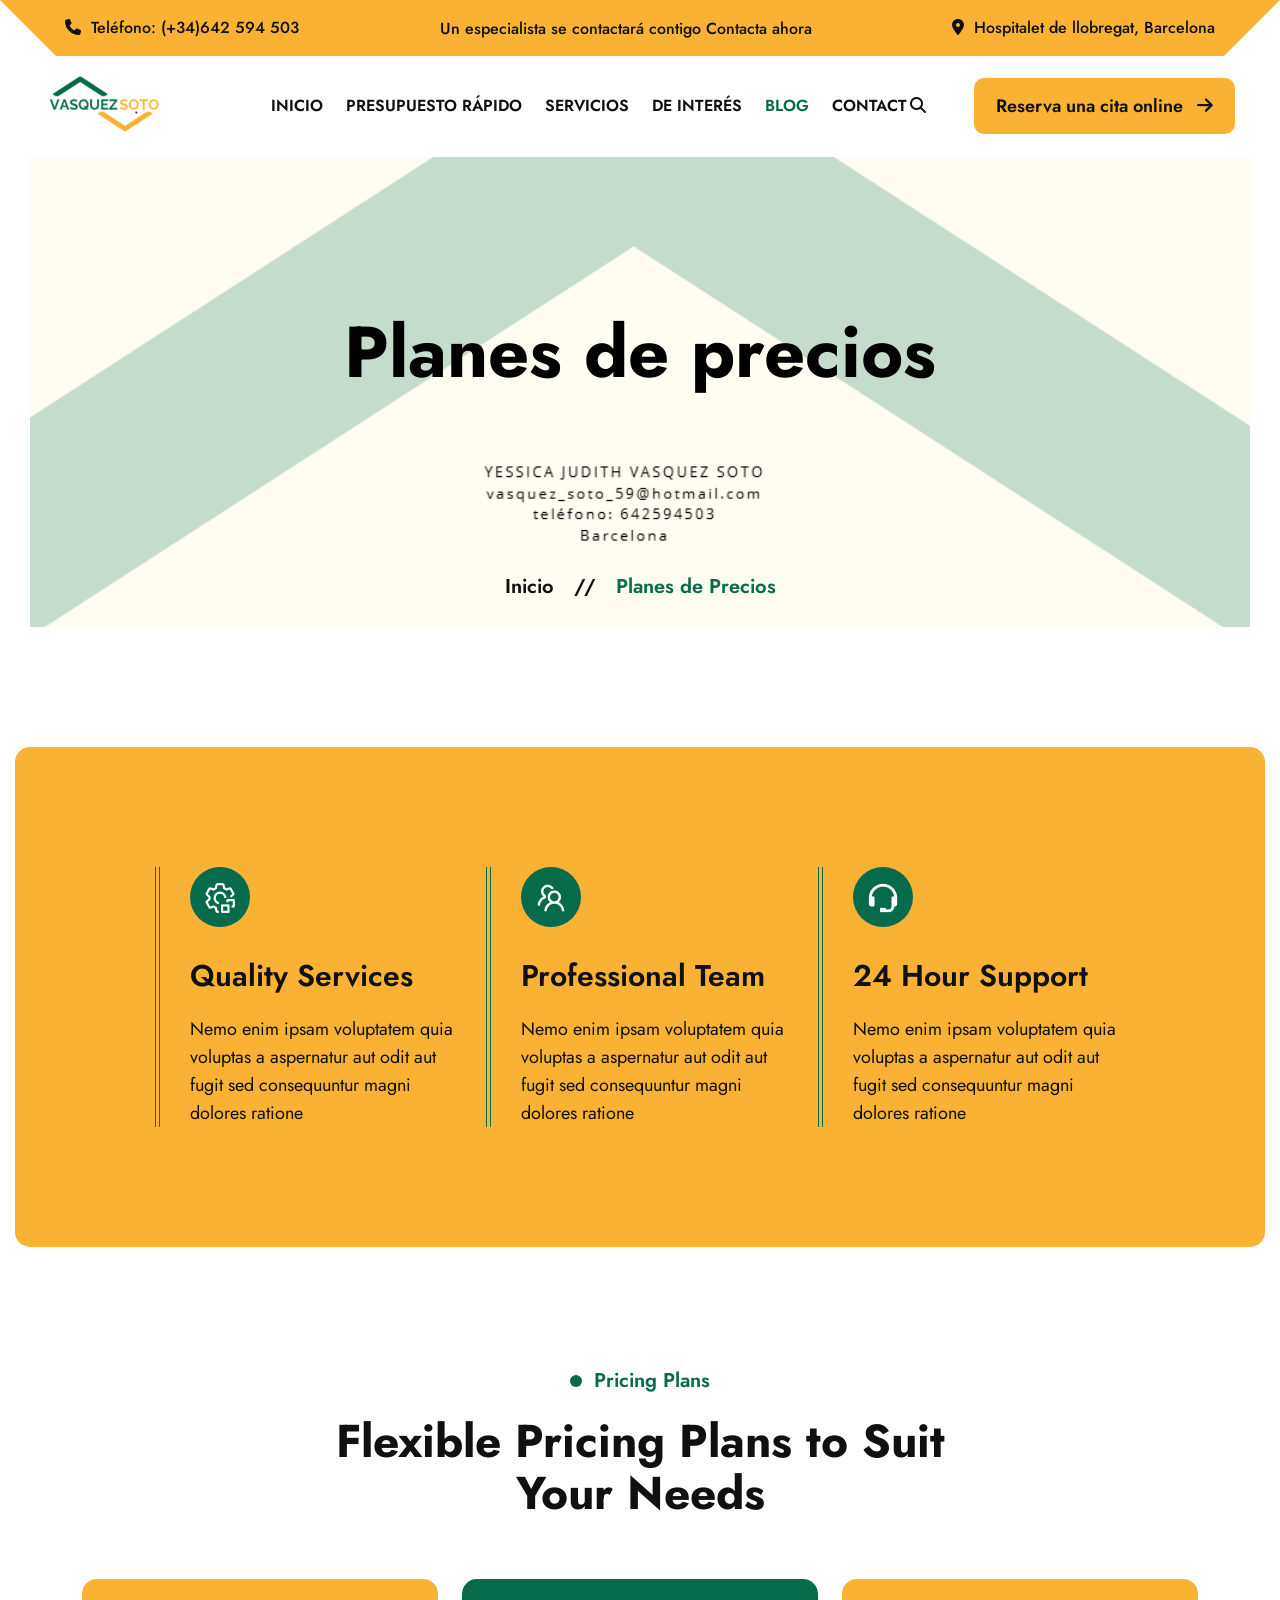
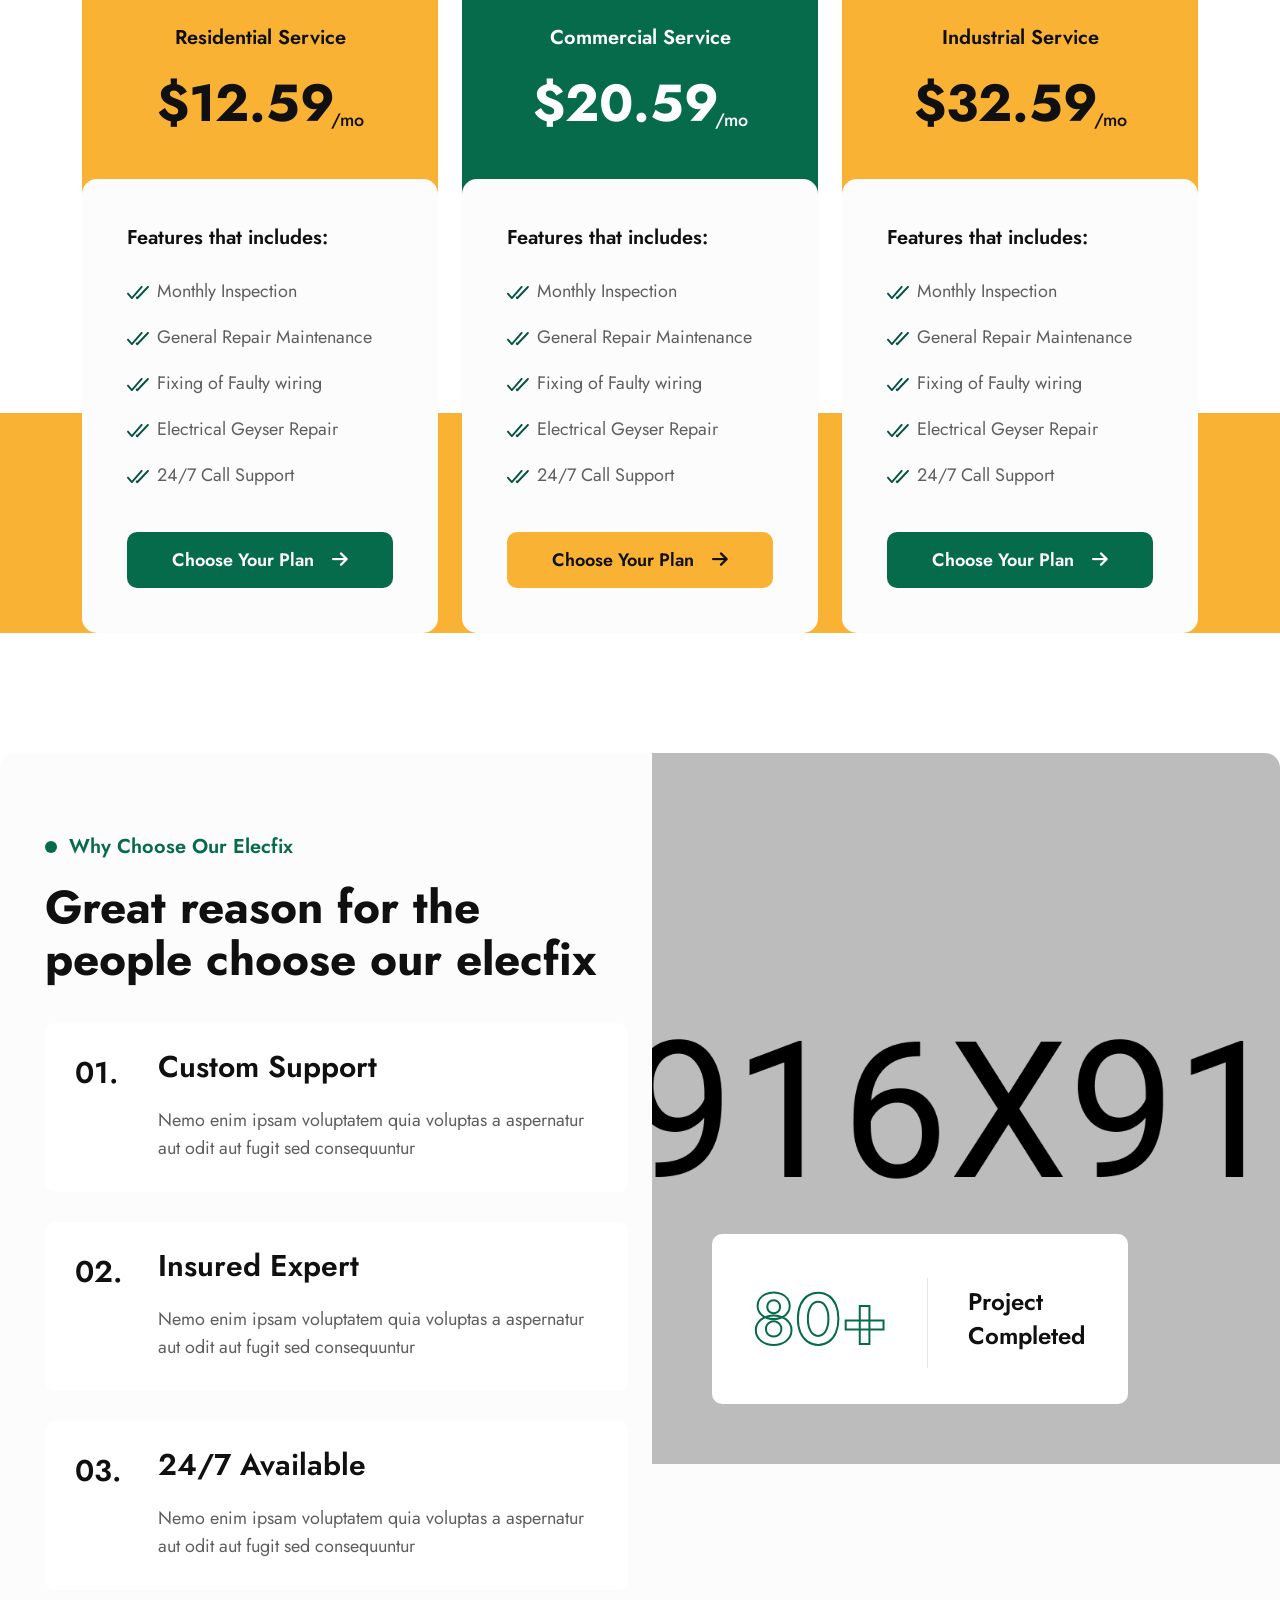
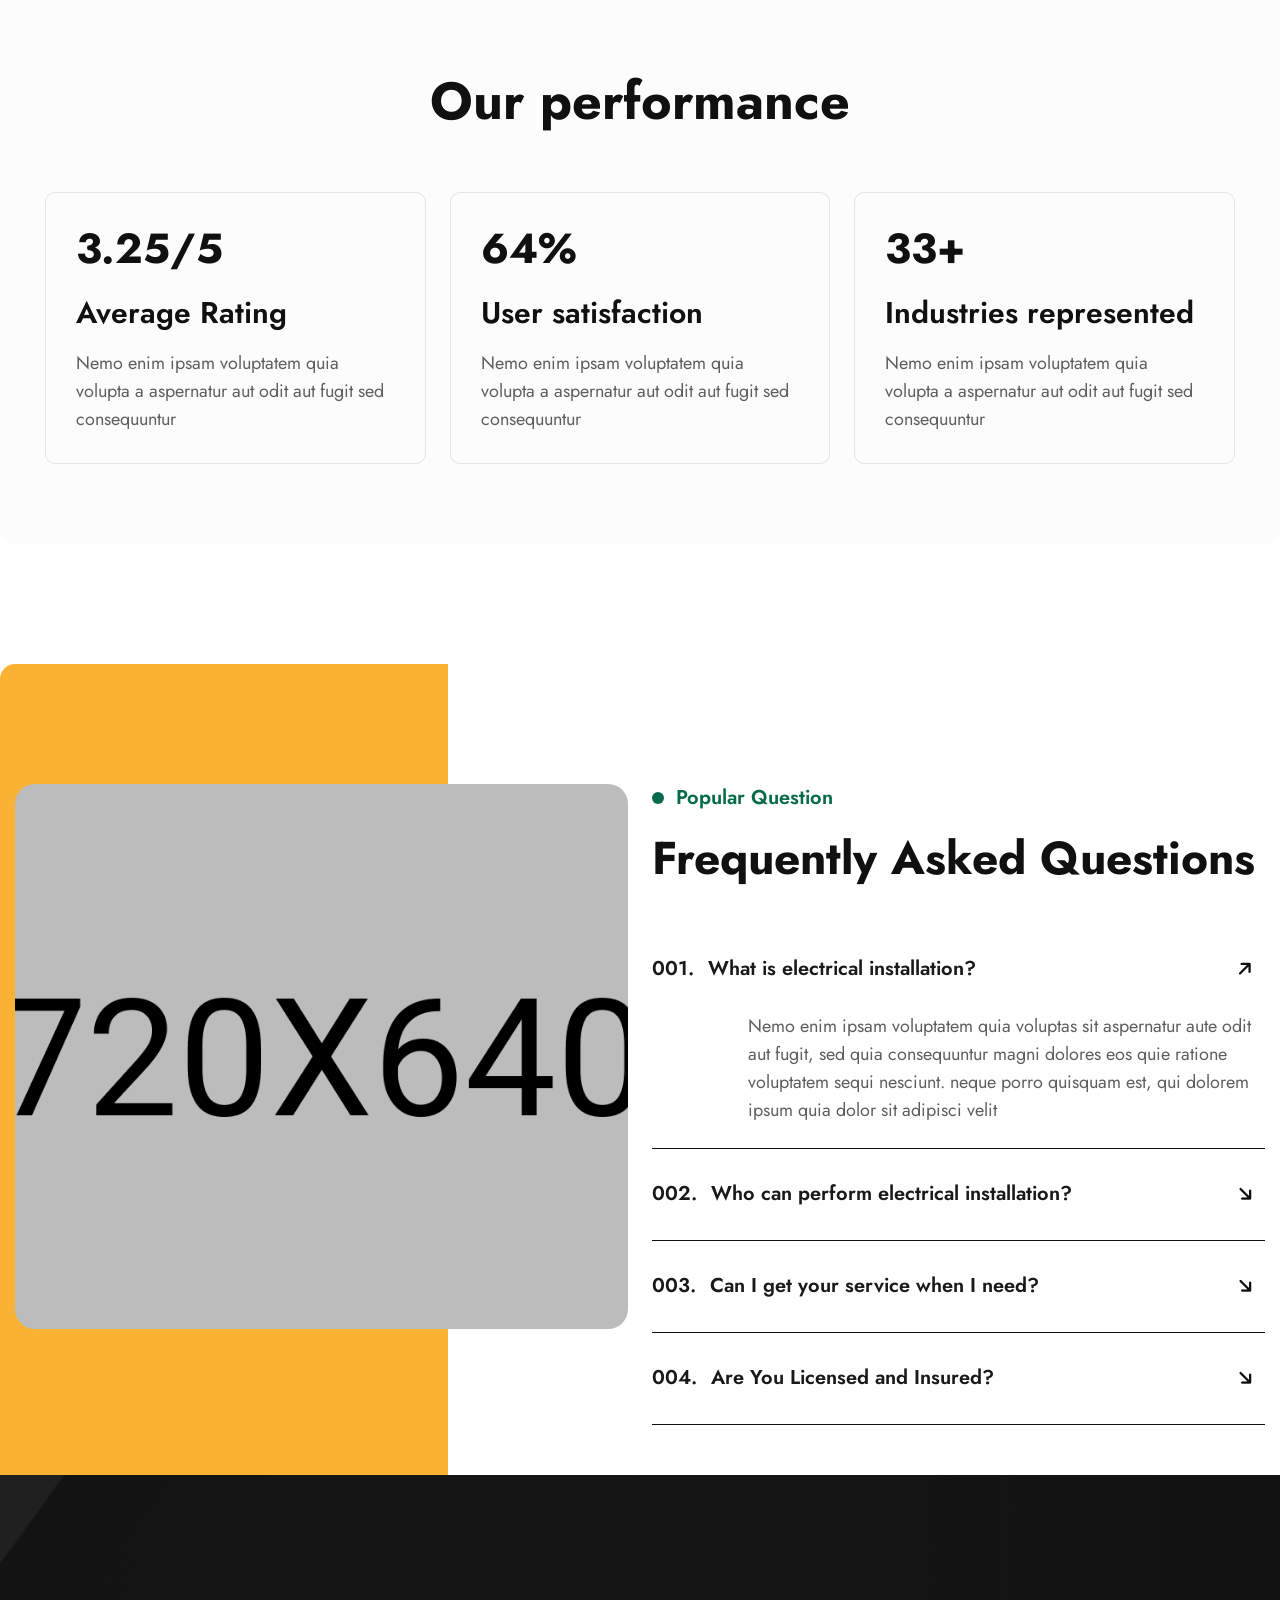
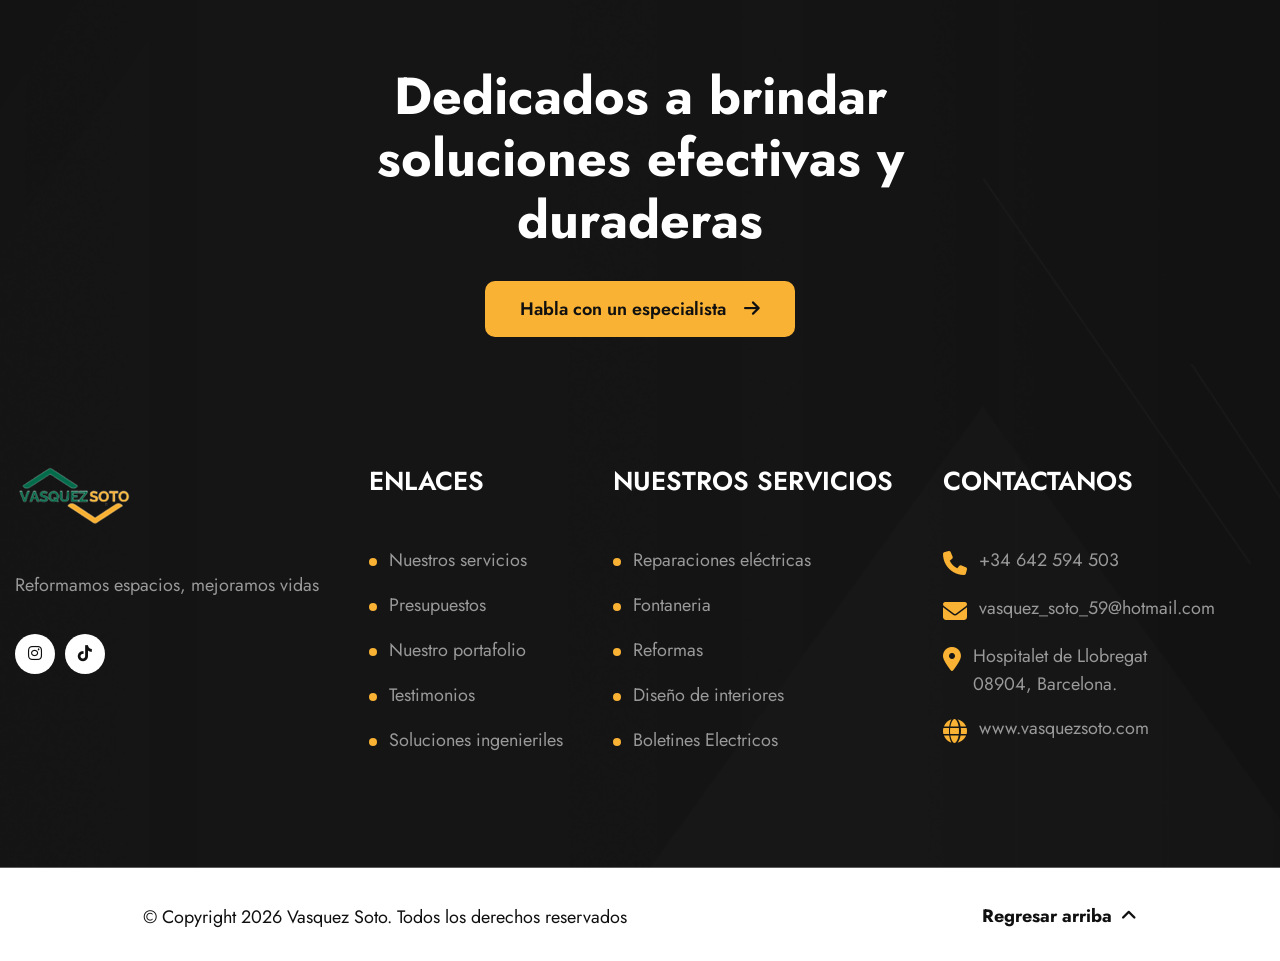
<file: pricing.html>
<!DOCTYPE html>
<html lang="zxx">
<head>
    <!--=========== Meta Tags ==========-->
    <meta charset="UTF-8">
    <meta http-equiv="X-UA-Compatible" content="IE=edge">
    <meta name="viewport" content="width=device-width, initial-scale=1">
    <meta name="author" content="Rox_Themes">
    <meta name="description" content="Elecfix - Electrical Services HtmlTemplate">
    <!--============= Page title ============ -->
    <title>Shared on THEMELOCK.COM - Elecfix - Electrical Services HtmlTemplate</title>
    <!--===== Favcion =====-->
    <link rel="shortcut icon" href="assets/images/favicon.png">
    <!--===== Bootstrap min.css =====-->
    <link rel="stylesheet" href="assets/css/bootstrap.min.css">
    <!--===== All Min Css =====-->
    <link rel="stylesheet" href="assets/css/all.min.css">
    <!--===== Animate.css =====-->
    <link rel="stylesheet" href="assets/css/animate.css">
    <!--===== MeanMenu.css =====-->
    <link rel="stylesheet" href="assets/css/meanmenu.css">
    <!--===== Swiper Bundle.css =====-->
    <link rel="stylesheet" href="assets/css/swiper-bundle.min.css">
    <!--===== Magnific Popup.css =====-->
    <link rel="stylesheet" href="assets/css/magnific-popup.css">
    <!--===== Text Splitting.css =====-->
    <link rel="stylesheet" href="assets/css/splitting.css">
    <!--===== Main.css =====-->
    <link rel="stylesheet" href="assets/css/main.css">
    <!--===== WhatsApp Float Button =====-->
    <link rel="stylesheet" href="assets/css/whatsapp-flat.css">
</head>

<body>

    <!--===== Preloader Start =====-->
    <div id="preloader" class="preloader">
        <div class="animation-preloader">
            <div class="txt-loading">
                <span data-text-preloader="V" class="letters-loading">
                    V
                </span>
                <span data-text-preloader="A" class="letters-loading">
                    A
                </span>
                <span data-text-preloader="S" class="letters-loading">
                    S
                </span>
                <span data-text-preloader="Q" class="letters-loading">
                    Q
                </span>
                <span data-text-preloader="U" class="letters-loading">
                    U
                </span>
                <span data-text-preloader="E" class="letters-loading">
                    E
                </span>
                <span data-text-preloader="Z" class="letters-loading">
                    Z
                </span>
                <span data-text-preloader="S" class="letters-loading">
                    S
                </span>
                <span data-text-preloader="O" class="letters-loading">
                    O
                </span>
                <span data-text-preloader="T" class="letters-loading">
                    T
                </span>
                <span data-text-preloader="O" class="letters-loading">
                    O
                </span>
            </div>
            <p class="text-center">Loading</p>
        </div>
        <div class="loader">
            <div class="row">
                <div class="col-3 loader-section section-left">
                    <div class="bg"></div>
                </div>
                <div class="col-3 loader-section section-left">
                    <div class="bg"></div>
                </div>
                <div class="col-3 loader-section section-right">
                    <div class="bg"></div>
                </div>
                <div class="col-3 loader-section section-right">
                    <div class="bg"></div>
                </div>
            </div>
        </div>
    </div>

    <!--===== Mouse Cursor Start =====-->
    <div class="mouse-cursor cursor-outer"></div>
    <div class="mouse-cursor cursor-inner"></div>

    <!--===== Back To Top Start =====-->
    <button id="back-top" class="back-to-top">
        <i class="fa-solid fa-chevron-up"></i>
    </button>

    <!-- search -->
    <div class="search-overlay">
        <div class="d-table">
            <div class="d-table-cell">
                <div class="search-overlay-layer"></div>
                <div class="search-overlay-layer"></div>
                <div class="search-overlay-layer"></div>
                <div class="search-overlay-close">
                    <span class="search-overlay-close-line"></span>
                    <span class="search-overlay-close-line"></span>
                </div>
                <div class="search-overlay-form">
                    <form>
                        <input type="text" class="input-search" placeholder="Search here...">
                        <button type="button"><i class="fas fa-search"></i></button>
                    </form>
                </div>
            </div>
        </div>
    </div>


    <!-- MobileMenu    S T A R T -->
   <div class="global-menu-wrapper onepage-nav">
        <div class="global-menu-area text-center">
            <button class="global-menu-toggle"><i class="fa-solid fa-xmark"></i></button>
            <div class="mobile-logo">
                <a href='#'>
                    <img src="assets/images/logo/logo.png" alt="Vasquez Soto">
                </a>
            </div>
            <nav class="global-mobile-menu">
                <ul>
                    <li class="menu-item-has-children">
                        <a class="active" href='#'>Inicio</a>
                        <ul class="sub-menu">
                            <li><a class="active" href='index.html'>Inicio</a></li>
                            <li><a href='team.html'>Sobre nosotros</a></li>
                        </ul>
                    </li>
                    <li><a href='about.html'>Presupuesto rápido</a></li>
                    <li class="menu-item-has-children">
                        <a href='#'> Servicios </a>
                        <ul class="sub-menu">
                            <li><a href='services.html'>Diseño de interiores</a></li>
                            <li><a href='service-details.html'>Reformas y mantenimientos</a></li>
                        </ul>
                    </li>
                    <li class="menu-item-has-children">
                        <a href='#'> Blog </a>
                        <ul class="sub-menu">
                            <li><a href='blog.html'>Blog</a></li>
                            <li><a href='blog-details.html'>Soluciones ingeniosas</a></li>
                        </ul>
                    </li>
                    <li class="menu-item-has-children">
                        <a href='#'> De interés </a>
                        <ul class="sub-menu">
                            <li><a href='projects.html'>Proyectos</a></li>
                            <li><a href='project-details.html'>Detalle de proyectos</a></li>
                            <li><a href='team.html'>Miembros del equipo</a></li>
                            <li><a href='pricing.html'>Planes de precios</a></li>
                            <li><a href='faq.html'>Para autónomos</a></li>
                            <li><a href='404.html'>¿Dudas?</a></li>
                        </ul>
                    </li>
                    <li><a href='contact.html'>Contacto</a></li>
                </ul>
            </nav>
        </div>
    </div>

    <!-- Header Section    S T A R T -->
    <header class="global-header2 header-layout2">
        <div class="header-top-area">
            <div class="container-1320">
                <div class="header-top-wrapper">
                    <div class="social-content">
                        <ul>
                            <li><a href="tel:+34-642-594-503"><span><i class="fa-solid fa-phone"></i></span>Teléfono:
                                    (+34)642 594 503
                                </a></li>
                        </ul>
                    </div>
                    <div class="content">
                        <p class="header-top-wrapper__text"> Un especialista se contactará contigo <a
                                href="contact.html">Contacta ahora </a>
                        </p>
                    </div>
                    <div class="social-content">
                        <ul>
                            <li><a href="contact.html"><span><i class="fa-solid fa-location-dot"></i></span>Hospitalet de llobregat,
                                    Barcelona</a></li>
                        </ul>
                    </div>
                </div>
            </div>
        </div>
        <div class="sticky-wrapper">
            <!-- Main Menu Area encabezado del menu principal-->
            <div class="container-1600">
                <div class="global-header2-menu-area">
                    <div class="row align-items-center justify-content-between">
                        <div class="col-xl-2 col-2">
                            <div class="header-logo">
                                <a href='#'>
                                    <img src="assets/images/logo/logo.png" alt="Vasquez Soto">
                                </a>
                            </div>
                        </div>
                        <div class="col-xl-7 col-2 text-center">
                            <nav class="global-header2-menu-area-main-menu d-none d-xl-inline-block ">
                                <ul>
                                    <li class="global-header2-menu-item-has-children">
                                        <a href='#'>Inicio</a>
                                        <ul class="sub-menu">
                                            <li><a href='index.html'>Inicio</a></li>
                                            <li><a href='team.html'>Sobre Nosotros</a></li>
                                        </ul>
                                    </li>
                                    <li><a href='about.html'>Presupuesto Rápido</a></li>
                                    <li class="global-header2-menu-item-has-children">
                                        <a href='#'>Servicios</a>
                                        <ul class="sub-menu">
                                            <li><a href='services.html'>Diseño de interiores</a></li>
                                            <li><a href='service-details.html'>Reformas y mantenimientos</a></li>
                                        </ul>
                                    </li>
                                    <li class="global-header2-menu-item-has-children">
                                       <a href='#'> De interés </a>
                                       <ul class="sub-menu">
                                            <li><a href='projects.html'>Proyectos</a></li>
                                            <li><a href='project-details.html'>Detalle de proyectos</a></li>
                                            <li><a href='team.html'>Miembros del equipo</a></li>
                                            <li><a href='pricing.html'>Planes de precios</a></li>
                                            <li><a href='faq.html'>Para autónomos</a></li>
                                            <li><a href='404.html'>¿Dudas?</a></li>
                                        </ul>
                                    </li>
                                    <li class="global-header2-menu-item-has-children">
                                        <a class="active" href='#'> Blog </a>
                                        <ul class="sub-menu">
                                            <li><a href='blog.html'>Blog</a></li>
                                            <li><a class="active" href='blog-details.html'>Blog Details</a></li>
                                        </ul>
                                    </li>
                                    <li><a href='contact.html'>Contact</a></li>
                                </ul>
                            </nav>
                            <div class="header-button d-xl-none">
                                <button type="button" class="global-menu-toggle sidebar-btn">
                                    <span class="line"></span>
                                    <span class="line"></span>
                                    <span class="line"></span>
                                </button>
                            </div>
                        </div>
                        <div class="col-xl-3 d-none d-xl-block text-end">
                            <div class="global-header2-header-button others-options">
                                <div class="option-item">
                                    <a href="#" class="search-box me-5"><i class="fas fa-search"></i></a>
                                </div>
                                <div class="btn-wrapper">
                                    <a class="theme-btn style2" href="contact.html">Reserva una cita online <i class="fa-solid fa-arrow-right"></i></a>
                                </div>
                            </div>
                        </div>
                    </div>
                </div>
            </div>
        </div>
    </header>

    <!-- Breadcrumb Section  S T A R T -->
    <div id="intro" class="breadcrumb-wrapper bg-img fix"
        style="background-image: url(assets/images/intro/ENCABEZADOS.png);">
        <div class="container">
            <h1 class="breadcrumb-wrapper__title wow fadeInUp" data-wow-delay=".3s"style="color: black;">Planes de precios
            </h1>
            <ul class="breadcrumb-wrapper-list">
                <li class="breadcrumb-wrapper-list__item"><a href="index.html">Inicio</a></li>
                <li class="breadcrumb-wrapper-list__item">//</li>
                <li class="breadcrumb-wrapper-list__item active">Planes de Precios</li>
            </ul>
        </div>
    </div>

    <!-- Planes de precios Feature Section S T A R T -->
    <section class="feature1 section-padding fix">
        <div class="container-1600">
            <div class="feature1-bg">
                <div class="row">
                    <div class="col-xl-4 col-md-6">
                        <div class="feature1-card wow fadeInUp" data-wow-delay=".3s">
                            <div class="feature1-card__icon">
                                <img src="assets/images/feature/feature1_1.png" alt="img">
                            </div>
                            <h3 class="feature1-card__title">Quality Services</h3>
                            <p class="feature1-card__text">Nemo enim ipsam voluptatem quia voluptas a aspernatur aut
                                odit aut
                                fugit sed consequuntur magni dolores ratione</p>
                        </div>
                    </div>
                    <div class="col-xl-4 col-md-6">
                        <div class="feature1-card wow fadeInUp" data-wow-delay=".5s">
                            <div class="feature1-card__icon">
                                <img src="assets/images/feature/feature1_2.png" alt="img">
                            </div>
                            <h3 class="feature1-card__title">Professional Team</h3>
                            <p class="feature1-card__text">Nemo enim ipsam voluptatem quia voluptas a aspernatur aut
                                odit aut
                                fugit sed consequuntur magni dolores ratione</p>
                        </div>
                    </div>
                    <div class="col-xl-4 col-md-6">
                        <div class="feature1-card wow fadeInUp" data-wow-delay=".7s">
                            <div class="feature1-card__icon">
                                <img src="assets/images/feature/feature1_3.png" alt="img">
                            </div>
                            <h3 class="feature1-card__title">24 Hour Support</h3>
                            <p class="feature1-card__text">Nemo enim ipsam voluptatem quia voluptas a aspernatur aut
                                odit aut
                                fugit sed consequuntur magni dolores ratione</p>
                        </div>
                    </div>
                </div>
            </div>
        </div>
    </section>

    <!-- Price Section S T A R T -->
    <section class="price1 without-after fix">
        <div class="container">
            <div class="row justify-content-center mb-60">
                <div class="col-lg-7">
                    <div class="section-title text-center wow fadeInUp" data-wow-delay=".3s">
                        <h6 class="section-title__subtitle">Pricing Plans</h6>
                        <h2 class="section-title__title">Flexible Pricing Plans to Suit
                            Your Needs</h2>
                    </div>
                </div>
            </div>
            <div class="row">
                <div class="col-xl-4 col-md-6">
                    <div class="price1-card wow fadeInUp" data-wow-delay=".3s">
                        <div class="price1-card__top">
                            <h6 class="price1-card__top-text">Residential Service</h6>
                            <h3 class="price1-card__top-price">$12.59 <sub>/mo</sub></h3>
                        </div>
                        <div class="price1-card__feature">
                            <h4 class="price1-card__feature-title">Features that includes:</h4>
                            <ul class="price1-card__feature-list">
                                <li><span><img src="assets/images/icon/green-check.svg" alt="icon"></span>Monthly
                                    Inspection</li>
                                <li><span><img src="assets/images/icon/green-check.svg" alt="icon"></span>General Repair
                                    Maintenance</li>
                                <li><span><img src="assets/images/icon/green-check.svg" alt="icon"></span>Fixing of
                                    Faulty wiring</li>
                                <li><span><img src="assets/images/icon/green-check.svg" alt="icon"></span>Electrical
                                    Geyser Repair</li>
                                <li><span><img src="assets/images/icon/green-check.svg" alt="icon"></span>24/7 Call
                                    Support</li>
                            </ul>
                            <div class="price1-card__btn-wrapper">
                                <a class="price1-card__btn theme-btn style1" href="#!">Choose Your Plan <i class="fa-solid fa-arrow-right"></i></a>
                            </div>
                        </div>
                    </div>
                </div>
                <div class="col-xl-4 col-md-6">
                    <div class="price1-card hightlight-card wow fadeInUp" data-wow-delay=".5s">
                        <div class="price1-card__top">
                            <h6 class="price1-card__top-text text-white">Commercial Service</h6>
                            <h3 class="price1-card__top-price text-white">$20.59 <sub class="text-white">/mo</sub></h3>
                        </div>
                        <div class="price1-card__feature">
                            <h4 class="price1-card__feature-title">Features that includes:</h4>
                            <ul class="price1-card__feature-list">
                                <li><span><img src="assets/images/icon/green-check.svg" alt="icon"></span>Monthly
                                    Inspection</li>
                                <li><span><img src="assets/images/icon/green-check.svg" alt="icon"></span>General Repair
                                    Maintenance</li>
                                <li><span><img src="assets/images/icon/green-check.svg" alt="icon"></span>Fixing of
                                    Faulty wiring</li>
                                <li><span><img src="assets/images/icon/green-check.svg" alt="icon"></span>Electrical
                                    Geyser Repair</li>
                                <li><span><img src="assets/images/icon/green-check.svg" alt="icon"></span>24/7 Call
                                    Support</li>
                            </ul>
                            <div class="price1-card__btn-wrapper">
                                <a class="price1-card__btn theme-btn style2" href="#!">Choose Your Plan <i class="fa-solid fa-arrow-right"></i></a>
                            </div>
                        </div>
                    </div>
                </div>
                <div class="col-xl-4 col-md-6">
                    <div class="price1-card wow fadeInUp" data-wow-delay=".7s">
                        <div class="price1-card__top">
                            <h6 class="price1-card__top-text">Industrial Service</h6>
                            <h3 class="price1-card__top-price">$32.59 <sub>/mo</sub></h3>
                        </div>
                        <div class="price1-card__feature">
                            <h4 class="price1-card__feature-title">Features that includes:</h4>
                            <ul class="price1-card__feature-list">
                                <li><span><img src="assets/images/icon/green-check.svg" alt="icon"></span>Monthly
                                    Inspection</li>
                                <li><span><img src="assets/images/icon/green-check.svg" alt="icon"></span>General Repair
                                    Maintenance</li>
                                <li><span><img src="assets/images/icon/green-check.svg" alt="icon"></span>Fixing of
                                    Faulty wiring</li>
                                <li><span><img src="assets/images/icon/green-check.svg" alt="icon"></span>Electrical
                                    Geyser Repair</li>
                                <li><span><img src="assets/images/icon/green-check.svg" alt="icon"></span>24/7 Call
                                    Support</li>
                            </ul>
                            <div class="price1-card__btn-wrapper">
                                <a class="price1-card__btn theme-btn style1" href="#!">Choose Your Plan <i class="fa-solid fa-arrow-right"></i></a>
                            </div>
                        </div>
                    </div>
                </div>
            </div>
        </div>
    </section>

    <!-- why Choose Us Section S T A R T -->
    <section class="why-choose2 fix">
        <div class="container-1600">
            <div class="row">
                <div class="col-lg-6">
                    <div class="why-choose2-content">
                        <div class="section-title pb-2 wow fadeInUp" data-wow-delay=".3s">
                            <h6 class="section-title__subtitle">Why Choose Our Elecfix</h6>
                            <h2 class="section-title__title">Great reason for the people
                                choose our elecfix</h2>

                        </div>
                        <div class="why-choose2-content-list wow fadeInUp" data-wow-delay=".3s">
                            <div class="why-choose2-content-list__number">
                                01.
                            </div>
                            <div class="why-choose2-content-list-content">
                                <h4 class="why-choose2-content-list-content__title">Custom Support</h4>
                                <p class="why-choose2-content-list-content__text">Nemo enim ipsam voluptatem quia
                                    voluptas a aspernatur aut odit aut fugit sed consequuntur </p>
                            </div>
                        </div>
                        <div class="why-choose2-content-list wow fadeInUp" data-wow-delay=".5s">
                            <div class="why-choose2-content-list__number">
                                02.
                            </div>
                            <div class="why-choose2-content-list-content">
                                <h4 class="why-choose2-content-list-content__title">Insured Expert</h4>
                                <p class="why-choose2-content-list-content__text">Nemo enim ipsam voluptatem quia
                                    voluptas a aspernatur aut odit aut fugit sed consequuntur </p>
                            </div>
                        </div>
                        <div class="why-choose2-content-list wow fadeInUp" data-wow-delay=".7s">
                            <div class="why-choose2-content-list__number">
                                03.
                            </div>
                            <div class="why-choose2-content-list-content">
                                <h4 class="why-choose2-content-list-content__title">24/7 Available</h4>
                                <p class="why-choose2-content-list-content__text">Nemo enim ipsam voluptatem quia
                                    voluptas a aspernatur aut odit aut fugit sed consequuntur </p>
                            </div>
                        </div>
                    </div>
                </div>
                <div class="col-lg-6">
                    <div class="why-choose2-right wow fadeInRight" data-wow-delay=".3s">
                        <div class="why-choose2-right__thumb">
                            <img src="assets/images/why-choose/why-choose-right.jpg" alt="thumb">
                        </div>
                        <div class="why-choose2-right__counter">
                            <h3 class="why-choose2-right__counter-count"><span>80</span>+</h3>
                            <p class="why-choose2-right__counter-text">Project
                                Completed</p>
                        </div>
                    </div>
                </div>
            </div>

            <div class="performance2">
                <div class="performance2__title wow fadeInUp" data-wow-delay=".3s">Our performance</div>
                <div class="row gx-60">
                    <div class="col-xl-4 col-md-6">
                        <div class="performance2-card wow fadeInUp" data-wow-delay=".3s">
                            <h3 class="performance2-card__count"><span class="counters-item">4.85</span>/5</h3>
                            <h4 class="performance2-card__title">Average Rating</h4>
                            <p class="performance2-card__text">Nemo enim ipsam voluptatem quia volupta a aspernatur aut
                                odit aut fugit sed consequuntur </p>
                        </div>
                    </div>
                    <div class="col-xl-4 col-md-6">
                        <div class="performance2-card wow fadeInUp" data-wow-delay=".5s">
                            <h3 class="performance2-card__count"><span class="counters-item">95</span>%</h3>
                            <h4 class="performance2-card__title">User satisfaction</h4>
                            <p class="performance2-card__text">Nemo enim ipsam voluptatem quia volupta a aspernatur aut
                                odit aut fugit sed consequuntur </p>
                        </div>
                    </div>
                    <div class="col-xl-4 col-md-6">
                        <div class="performance2-card wow fadeInUp" data-wow-delay=".7s">
                            <h3 class="performance2-card__count"><span class="counters-item">49</span>+</h3>
                            <h4 class="performance2-card__title">Industries represented</h4>
                            <p class="performance2-card__text">Nemo enim ipsam voluptatem quia volupta a aspernatur aut
                                odit aut fugit sed consequuntur </p>
                        </div>
                    </div>
                </div>
            </div>
        </div>
    </section>

    <!-- Faq Section S T A R T -->
    <section class="faq2 section-padding fix">
        <div class="container-1600">
            <div class="row">
                <div class="col-lg-6">
                    <div class="faq2-thumb wow fadeInLeft" data-wow-delay=".3s">
                        <img src="assets/images/faq/faq-thumb2_1.jpg" alt="thumb">
                    </div>
                </div>
                <div class="col-lg-6 col-md-12 ">
                    <div class="faq2-main-content">
                        <div class="section-title mb-40 wow fadeInUp" data-wow-delay=".3s">
                            <h6 class="section-title__subtitle">Popular Question</h6>
                            <h2 class="section-title__title">Frequently Asked Questions</h2>

                        </div>
                        <div class="accordion" id="accordionExample">
                            <div class="global-accordion-item wow fadeInUp" data-wow-delay=".5s">
                                <div class="global-accordion-header">
                                    <div class="global-accordion-button" data-bs-toggle="collapse" role="group"
                                        data-bs-target="#collapseOne" aria-expanded="true" aria-controls="collapseOne">
                                        <div class="question">
                                            <span class="number"> 001. </span> What is electrical installation?
                                        </div>

                                        <span class="icon"><i class="fa-solid fa-arrow-right"></i></span>
                                    </div>
                                </div>
                                <div id="collapseOne" class="global-accordion-collapse collapse show"
                                    data-bs-parent="#accordionExample">
                                    <div class="global-accordion-body">
                                        <p>Nemo enim ipsam voluptatem quia voluptas sit aspernatur aute odit aut fugit,
                                            sed quia consequuntur magni dolores eos quie ratione voluptatem sequi
                                            nesciunt. neque porro quisquam est, qui dolorem ipsum quia dolor sit
                                            adipisci velit</p>
                                    </div>
                                </div>
                            </div>

                            <div class="global-accordion-item wow fadeInUp" data-wow-delay=".6s">
                                <div class="global-accordion-header">
                                    <div class="global-accordion-button collapsed" data-bs-toggle="collapse"
                                        role="group" data-bs-target="#collapseTwo" aria-expanded="true"
                                        aria-controls="collapseTwo">
                                        <div class="question">
                                            <span class="number"> 002. </span> Who can perform electrical installation?
                                        </div>

                                        <span class="icon"><i class="fa-solid fa-arrow-right"></i></span>
                                    </div>
                                </div>
                                <div id="collapseTwo" class="global-accordion-collapse collapse"
                                    data-bs-parent="#accordionExample">
                                    <div class="global-accordion-body">
                                        <p>Nemo enim ipsam voluptatem quia voluptas sit aspernatur aute odit aut fugit,
                                            sed quia consequuntur magni dolores eos quie ratione voluptatem sequi
                                            nesciunt. neque porro quisquam est, qui dolorem ipsum quia dolor sit
                                            adipisci velit</p>
                                    </div>
                                </div>
                            </div>

                            <div class="global-accordion-item wow fadeInUp" data-wow-delay=".7s">
                                <div class="global-accordion-header">
                                    <div class="global-accordion-button collapsed" data-bs-toggle="collapse"
                                        role="group" data-bs-target="#collapseThree" aria-expanded="true"
                                        aria-controls="collapseThree">
                                        <div class="question">
                                            <span class="number"> 003. </span> Can I get your service when I need?
                                        </div>

                                        <span class="icon"><i class="fa-solid fa-arrow-right"></i></span>
                                    </div>
                                </div>
                                <div id="collapseThree" class="global-accordion-collapse collapse"
                                    data-bs-parent="#accordionExample">
                                    <div class="global-accordion-body">
                                        <p>Nemo enim ipsam voluptatem quia voluptas sit aspernatur aute odit aut fugit,
                                            sed quia consequuntur magni dolores eos quie ratione voluptatem sequi
                                            nesciunt. neque porro quisquam est, qui dolorem ipsum quia dolor sit
                                            adipisci velit</p>
                                    </div>
                                </div>
                            </div>

                            <div class="global-accordion-item wow fadeInUp" data-wow-delay=".8s">
                                <div class="global-accordion-header">
                                    <div class="global-accordion-button collapsed" data-bs-toggle="collapse"
                                        role="group" data-bs-target="#collapseFour" aria-expanded="true"
                                        aria-controls="collapseFour">
                                        <div class="question">
                                            <span class="number"> 004. </span>Are You Licensed and Insured?
                                        </div>

                                        <span class="icon"><i class="fa-solid fa-arrow-right"></i></span>
                                    </div>
                                </div>
                                <div id="collapseFour" class="global-accordion-collapse collapse"
                                    data-bs-parent="#accordionExample">
                                    <div class="global-accordion-body">
                                        <p>Nemo enim ipsam voluptatem quia voluptas sit aspernatur aute odit aut fugit,
                                            sed quia consequuntur magni dolores eos quie ratione voluptatem sequi
                                            nesciunt. neque porro quisquam est, qui dolorem ipsum quia dolor sit
                                            adipisci velit</p>
                                    </div>
                                </div>
                            </div>
                        </div>
                    </div>
                </div>
            </div>
        </div>
    </section>

    <!--===== Footer Section  S T A R T =====-->
    <section class="footer1 fix  bg-img" style="background-image: url(assets/images/footer/footer-bg.png);">
        <div class="container">
            <div class="footer1-top wow fadeInUp" data-wow-delay=".3s">
                <h3 class="footer1-top__title">
                    Dedicados a brindar soluciones
                    efectivas y duraderas </h3>
                <div class="footer1-top__btn-wrapper">
                    <a class="price1-card__btn theme-btn style2" href="#!">Habla con un especialista <i
                            class="fa-solid fa-arrow-right"></i></a>
                </div>
            </div>
        </div>
        <div class="container-1600" >
            <div class="row justify-content-between">
                <div class="col-auto wow fadeInUp" data-wow-delay=".3s">
                    <div class="footer1-widget__item">
                        <div class="footer1-widget__item-logo">
                            <a href="index.html"><img src="assets/images/logo/logo.png" alt="logo"></a>
                        </div>
                        <p class="footer1-widget__item-text">Reformamos espacios, mejoramos vidas</p>
                        <ul class="footer1-widget__item-social">
                            <li><a href="https://www.instagram.com/vasquezsoto59?igsh=MWsxdWk2OHgzanVmNg==" target="_blank"><i class="fa-brands fa-instagram"></i></a></li>
                            <li><a href="https://www.tiktok.com/@yessicavasquezsoto?_r=1&_t=ZS-95Jv6vxABAw" target="_blank"><i class="fa-brands fa-tiktok"></i></a></li>
                        </ul>
                    </div>
                </div>
                <div class="col-auto wow fadeInUp" data-wow-delay=".5s">
                    <div class="footer1-widget__item">
                        <h3 class="footer1-widget__item-title">ENLACES</h3>
                        <ul class="footer1-widget__item-list">
                            <li><a href="services.html"> Nuestros servicios</a></li>
                            <li><a href="about.html"> Presupuestos</a></li>
                            <li><a href="projects.html"> Nuestro portafolio</a></li>
                            <li><a href="#"> Testimonios</a></li>
                            <li><a href="blog-details.html">Soluciones ingenieriles</a></li>
                        </ul>
                    </div>
                </div>
                <div class="col-auto wow fadeInUp" data-wow-delay=".6s">
                    <div class="footer1-widget__item">
                        <h3 class="footer1-widget__item-title">NUESTROS SERVICIOS</h3>
                        <ul class="footer1-widget__item-list">
                            <li><a href="service-details.html"> Reparaciones eléctricas</a></li>
                            <li><a href="service-details.html">Fontaneria</a></li>
                            <li><a href="service-details.html"> Reformas</a></li>
                            <li><a href="service-details.html"> Diseño de interiores</a></li>
                            <li><a href="service-details.html">Boletines Electricos </a></li>
                        </ul>
                    </div>
                </div>
                <div class="col-auto wow fadeInUp" data-wow-delay=".7s">
                    <div class="footer1-widget__item style2">
                        <h3 class="footer1-widget__item-title">CONTACTANOS</h3>
                        <ul class="footer1-widget__item-list">
                            <li><span><i class="fa-solid fa-phone"></i></span> <a href="tel:+34-642-594-503"> +34 642 594
                                    503</a></li>
                            <li><span><i class="fa-solid fa-envelope"></i></span><a
                                    href="mailto:contactinfo@gmail.com">vasquez_soto_59@hotmail.com</a></li>
                            <li><span><i class="fa-solid fa-location-dot"></i></span><a href="contact.html"> 
                                   Hospitalet de Llobregat <br>
                                    08904, Barcelona.</a></li>
                            <li><span><i class="fa-solid fa-globe"></i></span> <a href="#"> www.vasquezsoto.com</a></li>
                        </ul>
                    </div>
                </div>
                <div class="col-auto wow fadeInUp" data-wow-delay=".8s">
                    <div class="footer1-widget__item">
                    </div>
                </div>
            </div>
            <div class="footer1-bottom wow fadeInUp" data-wow-delay=".3s">
                <div class="container-1600">
                    <div class="footer1-bottom-item d-flex align-items-center justify-content-between g-4">
                        <p class="footer1-bottom-item__text">© Copyright 2026 Vasquez Soto.
                            Todos los derechos reservados</p>
                        <div class="footer1-bottom-item__top-link">
                            <a href="#intro">Regresar arriba <span><i class="fa-solid fa-angle-up"></i></span></a>
                        </div>
                    </div>
                </div>
            </div>
        </div>

    </section>

    <!--===== jQuery (Required before all plugins) =====-->
    <script src="assets/js/jquery-3.7.1.min.js"></script>
    <!--===== Bootstrap Js =====-->
    <script src="assets/js/bootstrap.bundle.min.js"></script>
    <!--===== Waypoints Js (Required for CounterUp) =====-->
    <script src="assets/js/jquery.waypoints.js"></script>
    <!--===== CounterUp Js (Depends on jQuery & Waypoints) =====-->
    <script src="assets/js/jquery.counterup.min.js"></script>
    <!--===== Viewport Js (If needed) =====-->
    <script src="assets/js/viewport.jquery.js"></script>
    <!--===== Tilt Js =====-->
    <script src="assets/js/tilt.min.js"></script>
    <!--===== Splitting Animation Js =====-->
    <script src="assets/js/splitting.js"></script>
    <!--===== Swiper Slider Js =====-->
    <script src="assets/js/swiper-bundle.min.js"></script>
    <!--===== Magnific Js =====-->
    <script src="assets/js/magnific-popup.min.js"></script>
    <!--===== MeanMenu Js =====-->
    <script src="assets/js/jquery.meanmenu.min.js"></script>
    <!--===== Wow Animation Js =====-->
    <script src="assets/js/wow.min.js"></script>
    <!--===== Main.js =====-->
    <script src="assets/js/main.js"></script>
</body>

</html>
</file>
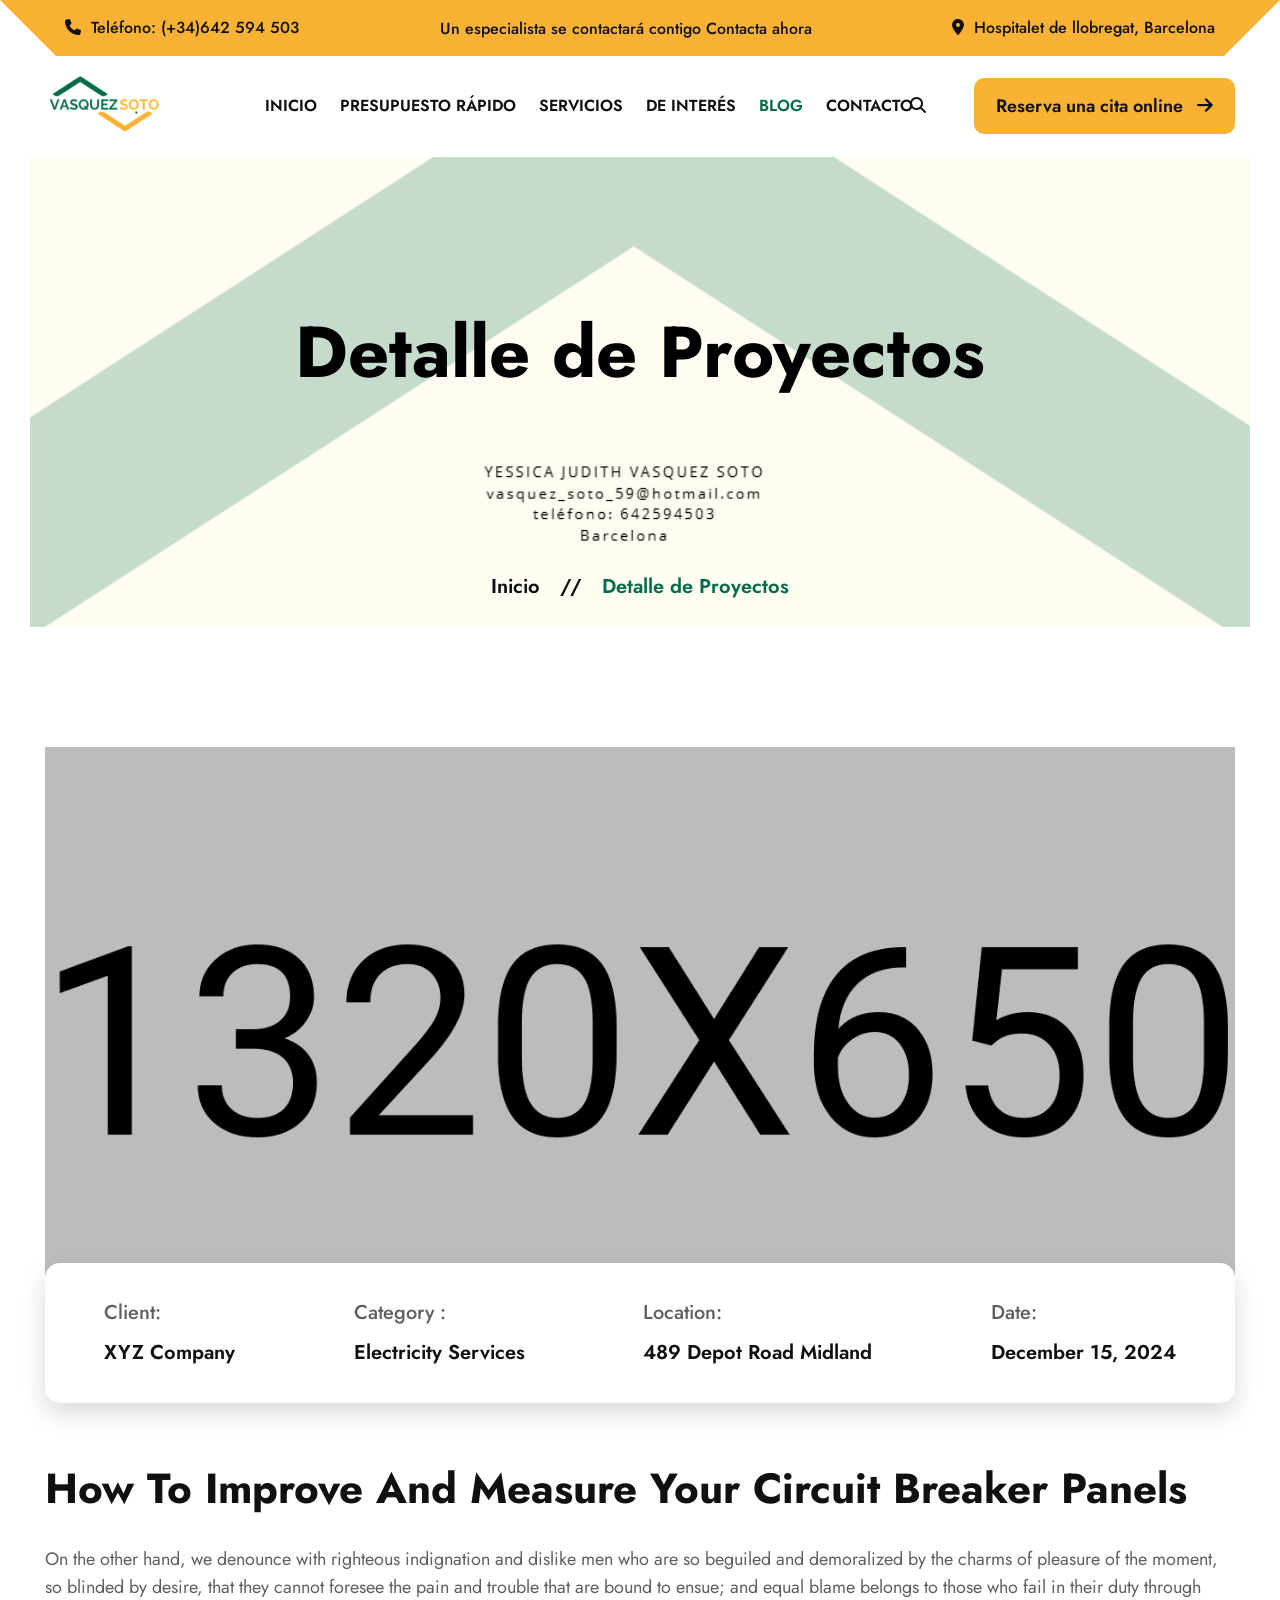
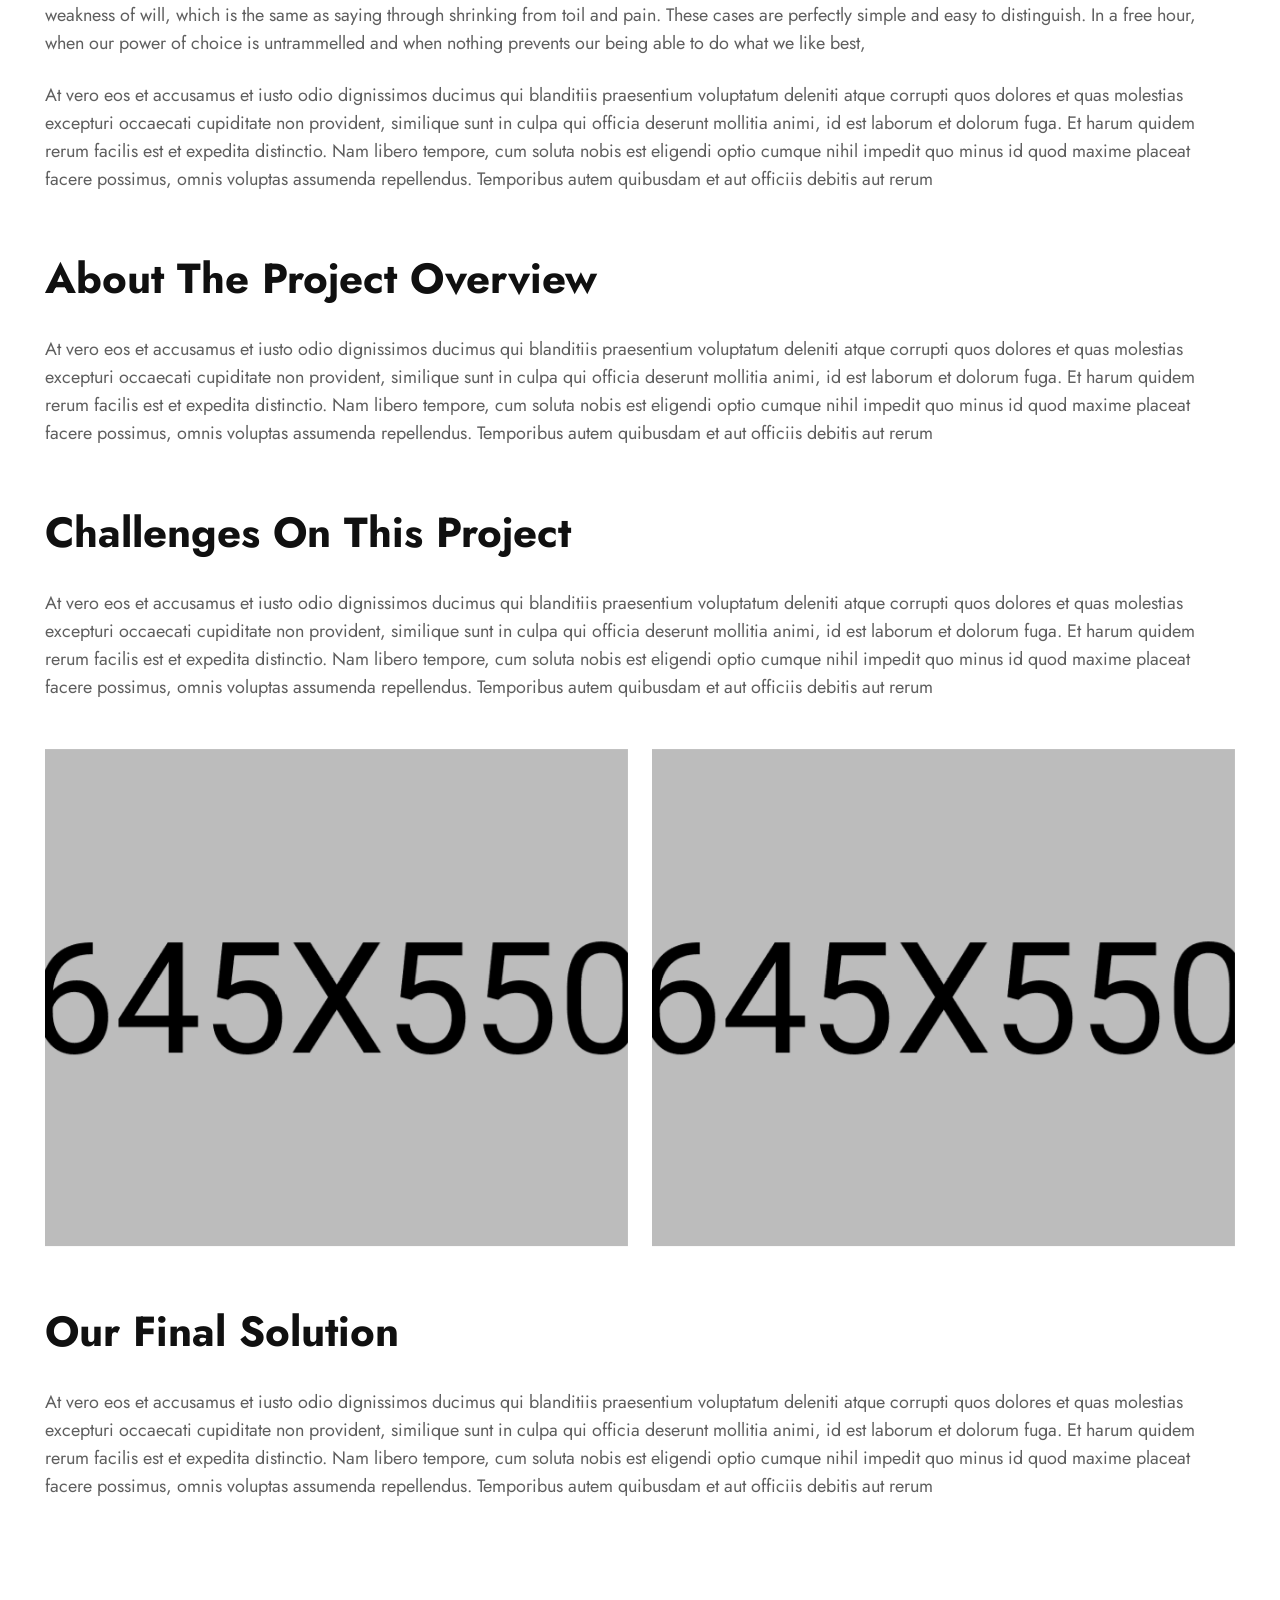
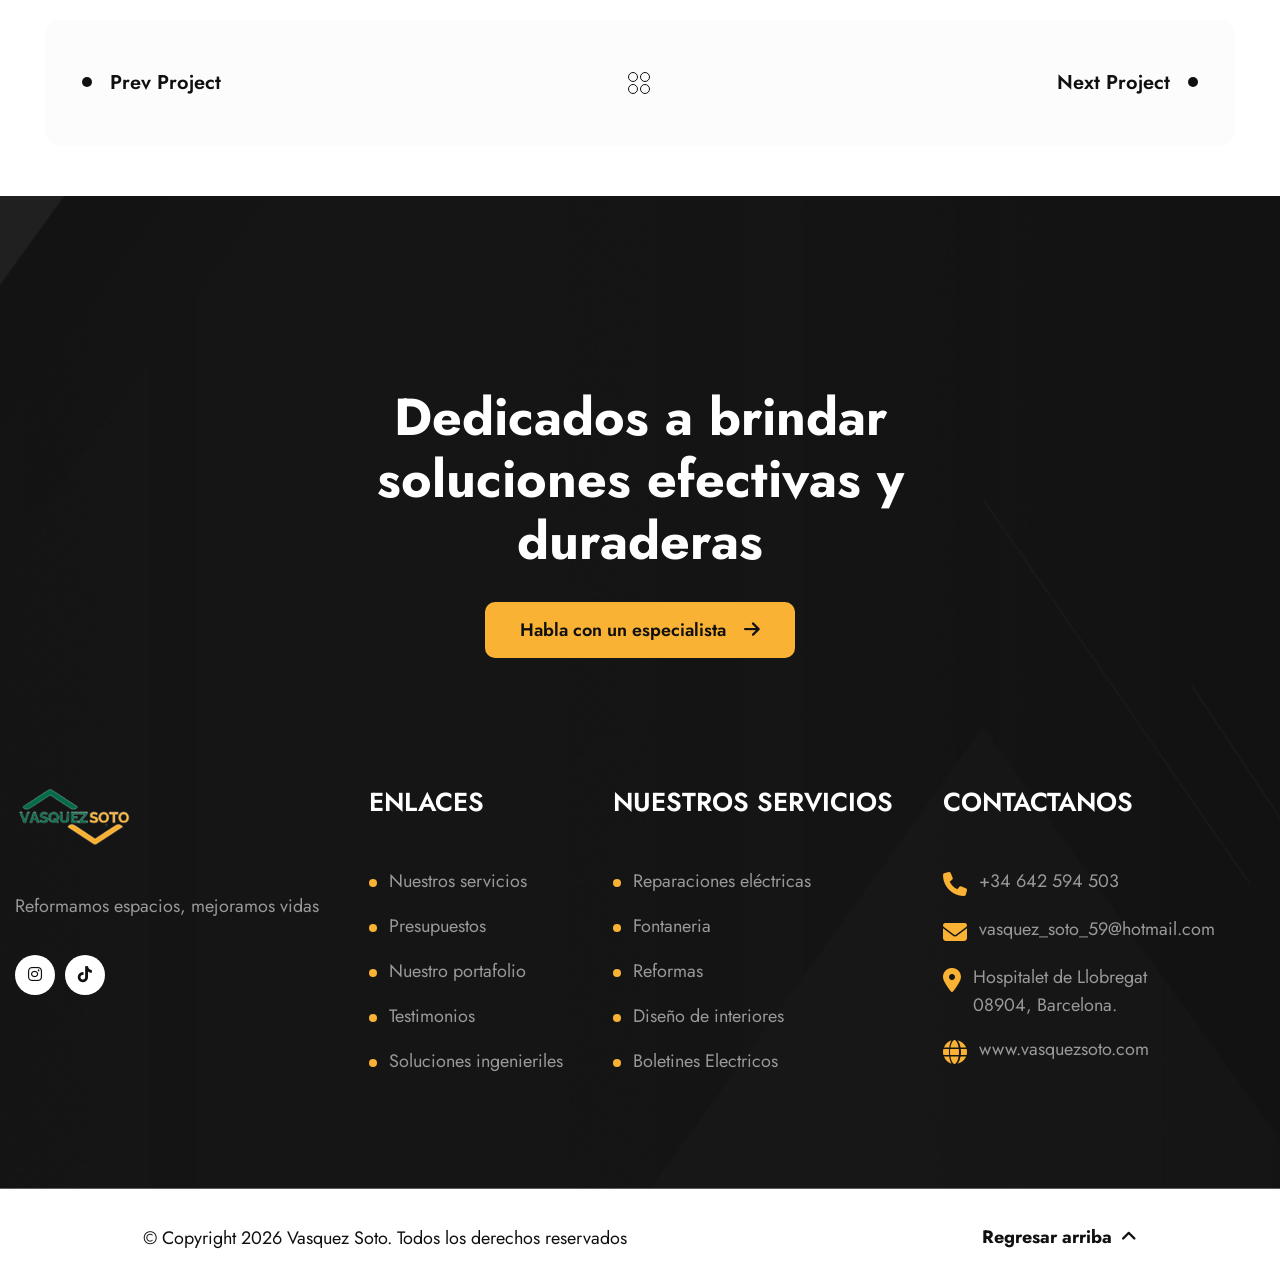
<file: project-details.html>
<!DOCTYPE html>
<html lang="zxx">

<head>
    <!--=========== Meta Tags ==========-->
    <meta charset="UTF-8">
    <meta http-equiv="X-UA-Compatible" content="IE=edge">
    <meta name="viewport" content="width=device-width, initial-scale=1">
    <meta name="author" content="Rox_Themes">
    <meta name="description" content="Elecfix - Electrical Services HtmlTemplate">
    <!--============= Page title ============ -->
    <title>Shared on THEMELOCK.COM - Elecfix - Electrical Services HtmlTemplate</title>
    <!--===== Favcion =====-->
    <link rel="shortcut icon" href="assets/images/favicon.png">
    <!--===== Bootstrap min.css =====-->
    <link rel="stylesheet" href="assets/css/bootstrap.min.css">
    <!--===== All Min Css =====-->
    <link rel="stylesheet" href="assets/css/all.min.css">
    <!--===== Animate.css =====-->
    <link rel="stylesheet" href="assets/css/animate.css">
    <!--===== MeanMenu.css =====-->
    <link rel="stylesheet" href="assets/css/meanmenu.css">
    <!--===== Swiper Bundle.css =====-->
    <link rel="stylesheet" href="assets/css/swiper-bundle.min.css">
    <!--===== Magnific Popup.css =====-->
    <link rel="stylesheet" href="assets/css/magnific-popup.css">
    <!--===== Text Splitting.css =====-->
    <link rel="stylesheet" href="assets/css/splitting.css">
    <!--===== Main.css =====-->
    <link rel="stylesheet" href="assets/css/main.css">
    <!--===== WhatsApp Float Button =====-->
    <link rel="stylesheet" href="assets/css/whatsapp-flat.css">
</head>

<body>

    <!--===== Preloader Start =====-->
   <div id="preloader" class="preloader">
        <div class="animation-preloader">
            <div class="txt-loading">
                <span data-text-preloader="V" class="letters-loading">
                    V
                </span>
                <span data-text-preloader="A" class="letters-loading">
                    A
                </span>
                <span data-text-preloader="S" class="letters-loading">
                    S
                </span>
                <span data-text-preloader="Q" class="letters-loading">
                    Q
                </span>
                <span data-text-preloader="U" class="letters-loading">
                    U
                </span>
                <span data-text-preloader="E" class="letters-loading">
                    E
                </span>
                <span data-text-preloader="Z" class="letters-loading">
                    Z
                </span>
                <span data-text-preloader="S" class="letters-loading">
                    S
                </span>
                <span data-text-preloader="O" class="letters-loading">
                    O
                </span>
                <span data-text-preloader="T" class="letters-loading">
                    T
                </span>
                <span data-text-preloader="O" class="letters-loading">
                    O
                </span>
            </div>
            <p class="text-center">Cargando...</p>
        </div>
        <div class="loader">
            <div class="row">
                <div class="col-3 loader-section section-left">
                    <div class="bg"></div>
                </div>
                <div class="col-3 loader-section section-left">
                    <div class="bg"></div>
                </div>
                <div class="col-3 loader-section section-right">
                    <div class="bg"></div>
                </div>
                <div class="col-3 loader-section section-right">
                    <div class="bg"></div>
                </div>
            </div>
        </div>
    </div>

    <!--===== Mouse Cursor Start =====-->
    <div class="mouse-cursor cursor-outer"></div>
    <div class="mouse-cursor cursor-inner"></div>

    <!--===== Back To Top Start =====-->
    <button id="back-top" class="back-to-top">
        <i class="fa-solid fa-chevron-up"></i>
    </button>

    <!-- search -->
    <div class="search-overlay">
        <div class="d-table">
            <div class="d-table-cell">
                <div class="search-overlay-layer"></div>
                <div class="search-overlay-layer"></div>
                <div class="search-overlay-layer"></div>
                <div class="search-overlay-close">
                    <span class="search-overlay-close-line"></span>
                    <span class="search-overlay-close-line"></span>
                </div>
                <div class="search-overlay-form">
                    <form>
                        <input type="text" class="input-search" placeholder="Search here...">
                        <button type="button"><i class="fas fa-search"></i></button>
                    </form>
                </div>
            </div>
        </div>
    </div>


    <!-- MobileMenu    S T A R T -->
   <div class="global-menu-wrapper onepage-nav">
        <div class="global-menu-area text-center">
            <button class="global-menu-toggle"><i class="fa-solid fa-xmark"></i></button>
            <div class="mobile-logo">
                <a href='#'>
                    <img src="assets/images/logo/logo.png" alt="Vasquez Soto">
                </a>
            </div>
            <nav class="global-mobile-menu">
                <ul>
                    <li class="menu-item-has-children">
                        <a class="active" href='#'>Inicio</a>
                        <ul class="sub-menu">
                            <li><a class="active" href='index.html'>Inicio</a></li>
                            <li><a href='team.html'>Sobre nosotros</a></li>
                        </ul>
                    </li>
                    <li><a href='about.html'>Presupuesto rápido</a></li>
                    <li class="menu-item-has-children">
                        <a href='#'> Servicios </a>
                        <ul class="sub-menu">
                            <li><a href='services.html'>Diseño de interiores</a></li>
                            <li><a href='service-details.html'>Reformas y mantenimientos</a></li>
                        </ul>
                    </li>
                    <li class="menu-item-has-children">
                        <a href='#'> Blog </a>
                        <ul class="sub-menu">
                            <li><a href='blog.html'>Blog</a></li>
                            <li><a href='blog-details.html'>Soluciones ingeniosas</a></li>
                        </ul>
                    </li>
                    <li class="menu-item-has-children">
                        <a href='#'> De interés </a>
                        <ul class="sub-menu">
                            <li><a href='projects.html'>Proyectos</a></li>
                            <li><a href='project-details.html'>Detalle de proyectos</a></li>
                            <li><a href='team.html'>Miembros del equipo</a></li>
                            <li><a href='pricing.html'>Planes de precios</a></li>
                            <li><a href='faq.html'>Para autónomos</a></li>
                            <li><a href='404.html'>¿Dudas?</a></li>
                        </ul>
                    </li>
                    <li><a href='contact.html'>Contacto</a></li>
                </ul>
            </nav>
        </div>
    </div>

    <!-- Encabezado zona mas alta  Section    S T A R T -->
    <header class="global-header2 header-layout2">
        <div class="header-top-area">
            <div class="container-1320">
                <div class="header-top-wrapper">
                    <div class="social-content">
                        <ul>
                            <li><a href="tel:+34-642-594-503"><span><i class="fa-solid fa-phone"></i></span>Teléfono:
                                    (+34)642 594 503
                                </a></li>
                        </ul>
                    </div>
                    <div class="content">
                        <p class="header-top-wrapper__text"> Un especialista se contactará contigo <a
                                href="contact.html">Contacta ahora </a>
                        </p>
                    </div>
                    <div class="social-content">
                        <ul>
                            <li><a href="contact.html"><span><i class="fa-solid fa-location-dot"></i></span>Hospitalet de llobregat,
                                    Barcelona</a></li>
                        </ul>
                    </div>
                </div>
            </div>
        </div>
        <div class="sticky-wrapper">
            <!-- Main Menu Area encabezado del menu principal-->
            <div class="container-1600">
                <div class="global-header2-menu-area">
                    <div class="row align-items-center justify-content-between">
                        <div class="col-xl-2 col-2">
                            <div class="header-logo">
                                <a href='#'>
                                    <img src="assets/images/logo/logo.png" alt="Vasquez Soto">
                                </a>
                            </div>
                        </div>
                        <div class="col-xl-7 col-2 text-center">
                            <nav class="global-header2-menu-area-main-menu d-none d-xl-inline-block ">
                                <ul>
                                    <li class="global-header2-menu-item-has-children">
                                        <a href='#'>Inicio</a>
                                        <ul class="sub-menu">
                                            <li><a href='index.html'>Inicio</a></li>
                                            <li><a href='team.html'>Sobre Nosotros</a></li>
                                        </ul>
                                    </li>
                                    <li><a href='about.html'>Presupuesto Rápido</a></li>
                                    <li class="global-header2-menu-item-has-children">
                                        <a href='#'>Servicios</a>
                                        <ul class="sub-menu">
                                            <li><a href='services.html'>Diseño de interiores</a></li>
                                            <li><a href='service-details.html'>Reformas y mantenimientos</a></li>
                                        </ul>
                                    </li>
                                    <li class="global-header2-menu-item-has-children">
                                       <a href='#'> De interés </a>
                                       <ul class="sub-menu">
                                            <li><a href='projects.html'>Proyectos</a></li>
                                            <li><a href='project-details.html'>Detalle de proyectos</a></li>
                                            <li><a href='team.html'>Miembros del equipo</a></li>
                                            <li><a href='pricing.html'>Planes de precios</a></li>
                                            <li><a href='faq.html'>Para autónomos</a></li>
                                            <li><a href='404.html'>¿Dudas?</a></li>
                                        </ul>
                                    </li>
                                    <li class="global-header2-menu-item-has-children">
                                        <a class="active" href='#'> Blog </a>
                                        <ul class="sub-menu">
                                            <li><a href='blog.html'>Blog</a></li>
                                            <li><a class="active" href='blog-details.html'>Soluciones ingeniosas</a></li>
                                        </ul>
                                    </li>
                                    <li><a href='contact.html'>Contacto</a></li>
                                </ul>
                            </nav>
                            <div class="header-button d-xl-none">
                                <button type="button" class="global-menu-toggle sidebar-btn">
                                    <span class="line"></span>
                                    <span class="line"></span>
                                    <span class="line"></span>
                                </button>
                            </div>
                        </div>
                        <div class="col-xl-3 d-none d-xl-block text-end">
                            <div class="global-header2-header-button others-options">
                                <div class="option-item">
                                    <a href="#" class="search-box me-5"><i class="fas fa-search"></i></a>
                                </div>
                                <div class="btn-wrapper">
                                    <a class="theme-btn style2" href="contact.html">Reserva una cita online <i class="fa-solid fa-arrow-right"></i></a>
                                </div>
                            </div>
                        </div>
                    </div>
                </div>
            </div>
        </div>
    </header>
    <!-- inicio// Section  parte baja S T A R T -->
    <div id="intro" class="breadcrumb-wrapper bg-img fix"
        style="background-image: url(assets/images/intro/ENCABEZADOS.png);">
        <div class="container">
            <h1 class="breadcrumb-wrapper__title wow fadeInUp" data-wow-delay=".3s"style="color: black;">Detalle de Proyectos 
            </h1>
            <ul class="breadcrumb-wrapper-list">
                <li class="breadcrumb-wrapper-list__item"><a href="index.html">Inicio</a></li>
                <li class="breadcrumb-wrapper-list__item">//</li>
                <li class="breadcrumb-wrapper-list__item active">Detalle de Proyectos</li>
            </ul>
        </div>
    </div>
    <!-- Detalles de Projectos Section  S T A R T -->
    <section class="project-details section-padding fix">
        <div class="container-1320">
            <div class="row">
                <div class="col-12">
                    <div class="project-details__thumb wow fadeInUp" data-wow-delay=".3s">
                        <img src="assets/images/project/project-details-thumb1_1.jpg" alt="thumb">
                    </div>
                    <div class="project-details-meta wow fadeInUp" data-wow-delay=".5s">
                        <div class="project-details-meta-item">
                            <p class="project-details-meta-item__title">Client:</p>
                            <h6 class="project-details-meta-item__text">XYZ Company</h6>
                        </div>
                        <div class="project-details-meta-item">
                            <p class="project-details-meta-item__title">Category :</p>
                            <h6 class="project-details-meta-item__text">Electricity Services</h6>
                        </div>
                        <div class="project-details-meta-item">
                            <p class="project-details-meta-item__title">Location:</p>
                            <h6 class="project-details-meta-item__text">489 Depot Road Midland</h6>
                        </div>
                        <div class="project-details-meta-item">
                            <p class="project-details-meta-item__title">Date:</p>
                            <h6 class="project-details-meta-item__text">December 15, 2024</h6>
                        </div>
                    </div>
                    <div class="project-details-content">
                        <h3 class="project-details-content__title wow fadeInUp" data-wow-delay=".7s">How To Improve And Measure Your Circuit Breaker
                            Panels</h3>
                        <p class="project-details-content__text pb-4 wow fadeInUp" data-wow-delay=".8s">On the other hand, we denounce with righteous
                            indignation and dislike men who are so beguiled and demoralized by the charms of pleasure of
                            the moment, so blinded by desire, that they cannot foresee the pain and trouble that are
                            bound to ensue; and equal blame belongs to those who fail in their duty through weakness of
                            will, which is the same as saying through shrinking from toil and pain. These cases are
                            perfectly simple and easy to distinguish. In a free hour, when our power of choice is
                            untrammelled and when nothing prevents our being able to do what we like best, </p>
                        <p class="project-details-content__text wow fadeInUp" data-wow-delay=".8s"> At vero eos et accusamus et iusto odio dignissimos
                            ducimus qui blanditiis praesentium voluptatum deleniti atque corrupti quos dolores et quas
                            molestias excepturi occaecati cupiditate non provident, similique sunt in culpa qui officia
                            deserunt mollitia animi, id est laborum et dolorum fuga. Et harum quidem rerum facilis est
                            et expedita distinctio. Nam libero tempore, cum soluta nobis est eligendi optio cumque nihil
                            impedit quo minus id quod maxime placeat facere possimus, omnis voluptas assumenda
                            repellendus. Temporibus autem quibusdam et aut officiis debitis aut rerum</p>
                    </div>
                    <div class="project-details-content wow fadeInUp" data-wow-delay=".3s">
                        <h3 class="project-details-content__title">About The Project Overview</h3>
                        <p class="project-details-content__text"> At vero eos et accusamus et iusto odio dignissimos
                            ducimus qui blanditiis praesentium voluptatum deleniti atque corrupti quos dolores et quas
                            molestias excepturi occaecati cupiditate non provident, similique sunt in culpa qui officia
                            deserunt mollitia animi, id est laborum et dolorum fuga. Et harum quidem rerum facilis est
                            et expedita distinctio. Nam libero tempore, cum soluta nobis est eligendi optio cumque nihil
                            impedit quo minus id quod maxime placeat facere possimus, omnis voluptas assumenda
                            repellendus. Temporibus autem quibusdam et aut officiis debitis aut rerum</p>
                    </div>
                    <div class="project-details-content wow fadeInUp" data-wow-delay=".3s">
                        <h3 class="project-details-content__title">Challenges On This Project</h3>
                        <p class="project-details-content__text">At vero eos et accusamus et iusto odio dignissimos
                            ducimus qui blanditiis praesentium voluptatum deleniti atque corrupti quos dolores et quas
                            molestias excepturi occaecati cupiditate non provident, similique sunt in culpa qui officia
                            deserunt mollitia animi, id est laborum et dolorum fuga. Et harum quidem rerum facilis est
                            et expedita distinctio. Nam libero tempore, cum soluta nobis est eligendi optio cumque nihil
                            impedit quo minus id quod maxime placeat facere possimus, omnis voluptas assumenda
                            repellendus. Temporibus autem quibusdam et aut officiis debitis aut rerum</p>
                    </div>
                    <div class="row pt-5">
                        <div class="col-sm-6">
                            <div class="project-details__thumb wow img-custom-anim-left" data-wow-delay=".3s">
                                <img src="assets/images/project/project-details-thumb1_2.jpg" alt="thumb">
                            </div>
                        </div>
                        <div class="col-sm-6">
                            <div class="project-details__thumb wow img-custom-anim-right" data-wow-delay=".3s">
                                <img src="assets/images/project/project-details-thumb1_3.jpg" alt="thumb">
                            </div>
                        </div>
                    </div>
                    <div class="project-details-content wow fadeInUp" data-wow-delay=".3s">
                        <h3 class="project-details-content__title">Our Final Solution</h3>
                        <p class="project-details-content__text">At vero eos et accusamus et iusto odio dignissimos
                            ducimus qui blanditiis praesentium voluptatum deleniti atque corrupti quos dolores et quas
                            molestias excepturi occaecati cupiditate non provident, similique sunt in culpa qui officia
                            deserunt mollitia animi, id est laborum et dolorum fuga. Et harum quidem rerum facilis est
                            et expedita distinctio. Nam libero tempore, cum soluta nobis est eligendi optio cumque nihil
                            impedit quo minus id quod maxime placeat facere possimus, omnis voluptas assumenda
                            repellendus. Temporibus autem quibusdam et aut officiis debitis aut rerum</p>
                    </div>
                    <div class="project-details-slider wow fadeInUp" data-wow-delay=".3s">
                        <a class="project-details-slider__prev" href="#!">Prev Project</a>
                        <img src="assets/images/project/project-details-slider.svg" alt="Icon">
                        <a class="project-details-slider__next" href="#!">Next Project</a>
                    </div>
                </div>
            </div>
        </div>
    </section>

    <!--===== Footer Section  S T A R T =====-->
    <section class="footer1 fix  bg-img" style="background-image: url(assets/images/footer/footer-bg.png);">
        <div class="container">
            <div class="footer1-top wow fadeInUp" data-wow-delay=".3s">
                <h3 class="footer1-top__title">
                    Dedicados a brindar soluciones
                    efectivas y duraderas </h3>
                <div class="footer1-top__btn-wrapper">
                    <a class="price1-card__btn theme-btn style2" href="#!">Habla con un especialista <i
                            class="fa-solid fa-arrow-right"></i></a>
                </div>
            </div>
        </div>
        <div class="container-1600" >
            <div class="row justify-content-between">
                <div class="col-auto wow fadeInUp" data-wow-delay=".3s">
                    <div class="footer1-widget__item">
                        <div class="footer1-widget__item-logo">
                            <a href="index.html"><img src="assets/images/logo/logo.png" alt="logo"></a>
                        </div>
                        <p class="footer1-widget__item-text">Reformamos espacios, mejoramos vidas</p>
                        <ul class="footer1-widget__item-social">
                            <li><a href="https://www.instagram.com/vasquezsoto59?igsh=MWsxdWk2OHgzanVmNg==" target="_blank"><i class="fa-brands fa-instagram"></i></a></li>
                            <li><a href="https://www.tiktok.com/@yessicavasquezsoto?_r=1&_t=ZS-95Jv6vxABAw" target="_blank"><i class="fa-brands fa-tiktok"></i></a></li>
                        </ul>
                    </div>
                </div>
                <div class="col-auto wow fadeInUp" data-wow-delay=".5s">
                    <div class="footer1-widget__item">
                        <h3 class="footer1-widget__item-title">ENLACES</h3>
                        <ul class="footer1-widget__item-list">
                            <li><a href="services.html"> Nuestros servicios</a></li>
                            <li><a href="about.html"> Presupuestos</a></li>
                            <li><a href="projects.html"> Nuestro portafolio</a></li>
                            <li><a href="#"> Testimonios</a></li>
                            <li><a href="blog-details.html">Soluciones ingenieriles</a></li>
                        </ul>
                    </div>
                </div>
                <div class="col-auto wow fadeInUp" data-wow-delay=".6s">
                    <div class="footer1-widget__item">
                        <h3 class="footer1-widget__item-title">NUESTROS SERVICIOS</h3>
                        <ul class="footer1-widget__item-list">
                            <li><a href="service-details.html"> Reparaciones eléctricas</a></li>
                            <li><a href="service-details.html">Fontaneria</a></li>
                            <li><a href="service-details.html"> Reformas</a></li>
                            <li><a href="service-details.html"> Diseño de interiores</a></li>
                            <li><a href="service-details.html">Boletines Electricos </a></li>
                        </ul>
                    </div>
                </div>
                <div class="col-auto wow fadeInUp" data-wow-delay=".7s">
                    <div class="footer1-widget__item style2">
                        <h3 class="footer1-widget__item-title">CONTACTANOS</h3>
                        <ul class="footer1-widget__item-list">
                            <li><span><i class="fa-solid fa-phone"></i></span> <a href="tel:+34-642-594-503"> +34 642 594
                                    503</a></li>
                            <li><span><i class="fa-solid fa-envelope"></i></span><a
                                    href="mailto:contactinfo@gmail.com">vasquez_soto_59@hotmail.com</a></li>
                            <li><span><i class="fa-solid fa-location-dot"></i></span><a href="contact.html"> 
                                   Hospitalet de Llobregat <br>
                                    08904, Barcelona.</a></li>
                            <li><span><i class="fa-solid fa-globe"></i></span> <a href="#"> www.vasquezsoto.com</a></li>
                        </ul>
                    </div>
                </div>
                <div class="col-auto wow fadeInUp" data-wow-delay=".8s">
                    <div class="footer1-widget__item">
                    </div>
                </div>
            </div>
            <div class="footer1-bottom wow fadeInUp" data-wow-delay=".3s">
                <div class="container-1600">
                    <div class="footer1-bottom-item d-flex align-items-center justify-content-between g-4">
                        <p class="footer1-bottom-item__text">© Copyright 2026 Vasquez Soto.
                            Todos los derechos reservados</p>
                        <div class="footer1-bottom-item__top-link">
                            <a href="#intro">Regresar arriba <span><i class="fa-solid fa-angle-up"></i></span></a>
                        </div>
                    </div>
                </div>
            </div>
        </div>

    </section>
    <!--===== jQuery (Required before all plugins) =====-->
    <script src="assets/js/jquery-3.7.1.min.js"></script>
    <!--===== Bootstrap Js =====-->
    <script src="assets/js/bootstrap.bundle.min.js"></script>
    <!--===== Waypoints Js (Required for CounterUp) =====-->
    <script src="assets/js/jquery.waypoints.js"></script>
    <!--===== CounterUp Js (Depends on jQuery & Waypoints) =====-->
    <script src="assets/js/jquery.counterup.min.js"></script>
    <!--===== Viewport Js (If needed) =====-->
    <script src="assets/js/viewport.jquery.js"></script>
    <!--===== Tilt Js =====-->
    <script src="assets/js/tilt.min.js"></script>
    <!--===== Splitting Animation Js =====-->
    <script src="assets/js/splitting.js"></script>
    <!--===== Swiper Slider Js =====-->
    <script src="assets/js/swiper-bundle.min.js"></script>
    <!--===== Magnific Js =====-->
    <script src="assets/js/magnific-popup.min.js"></script>
    <!--===== MeanMenu Js =====-->
    <script src="assets/js/jquery.meanmenu.min.js"></script>
    <!--===== Wow Animation Js =====-->
    <script src="assets/js/wow.min.js"></script>
    <!--===== Main.js =====-->
    <script src="assets/js/main.js"></script>
</body>

</html>
</file>
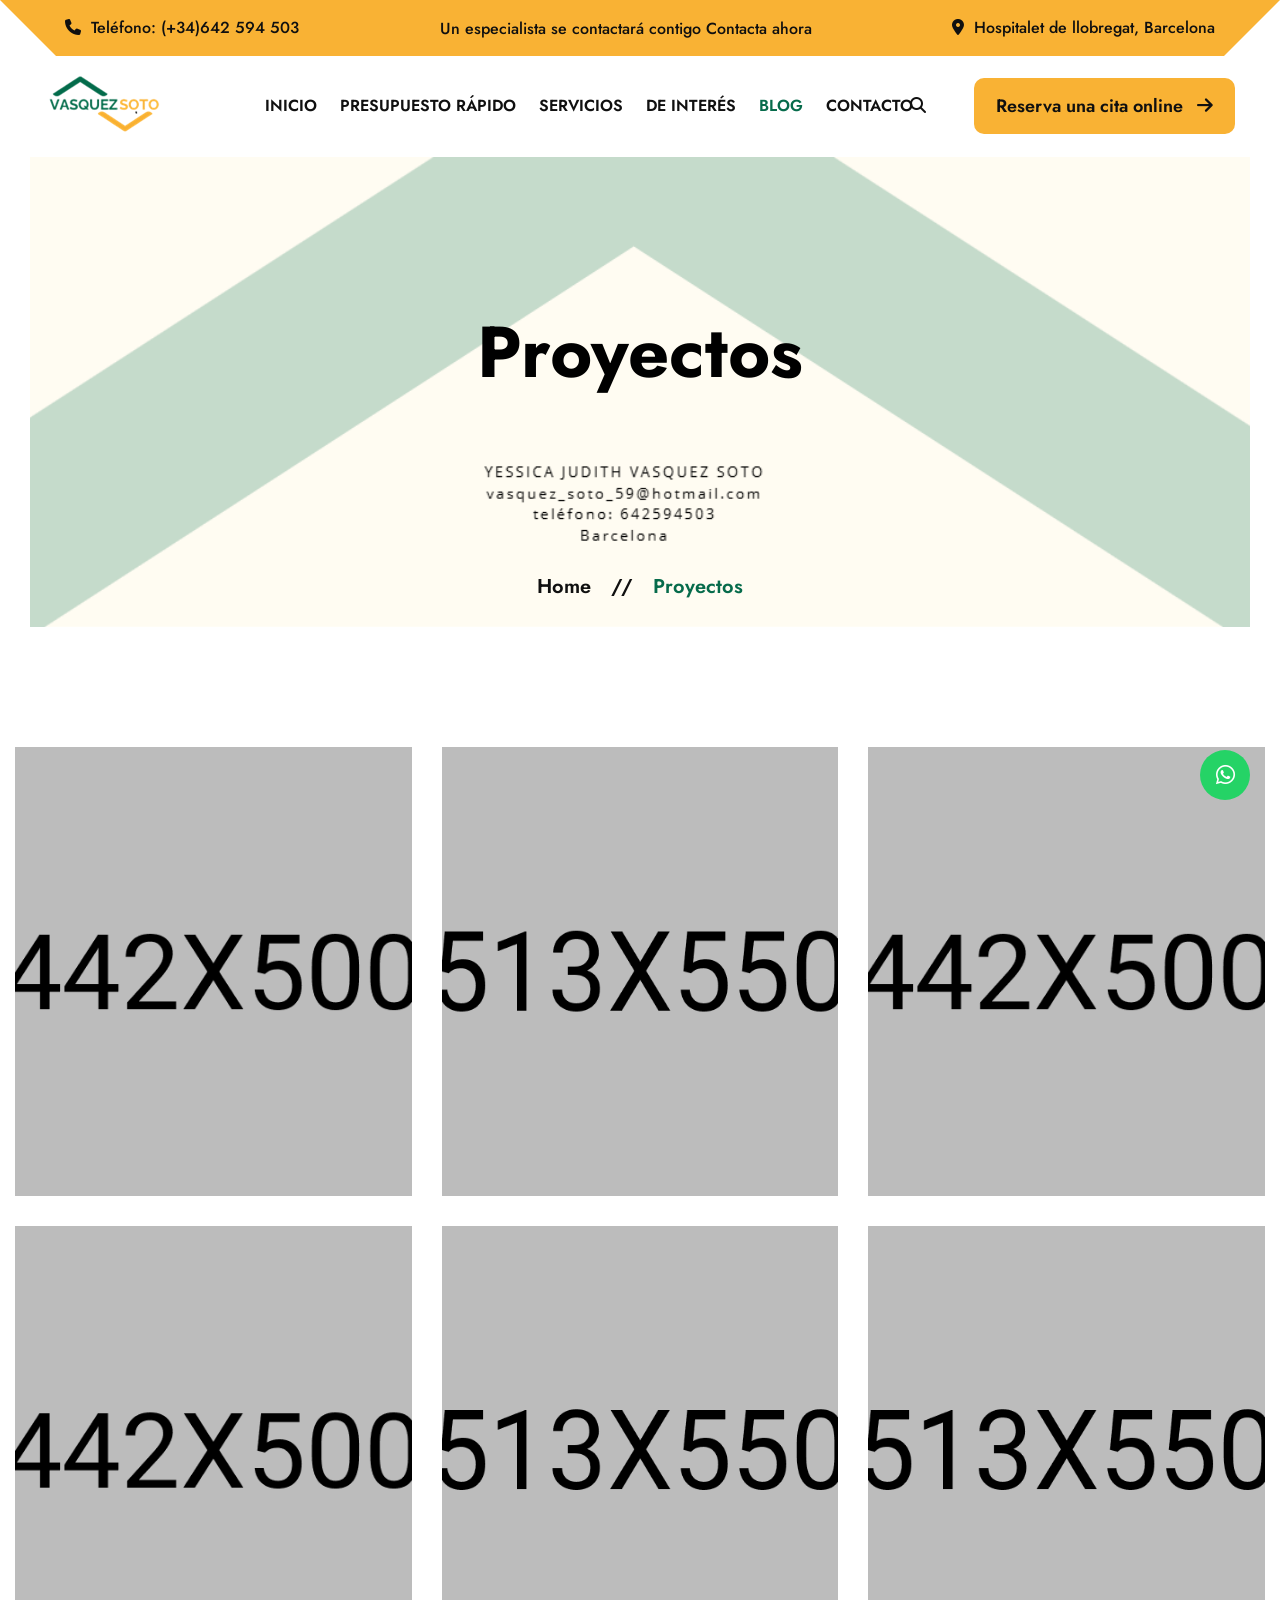
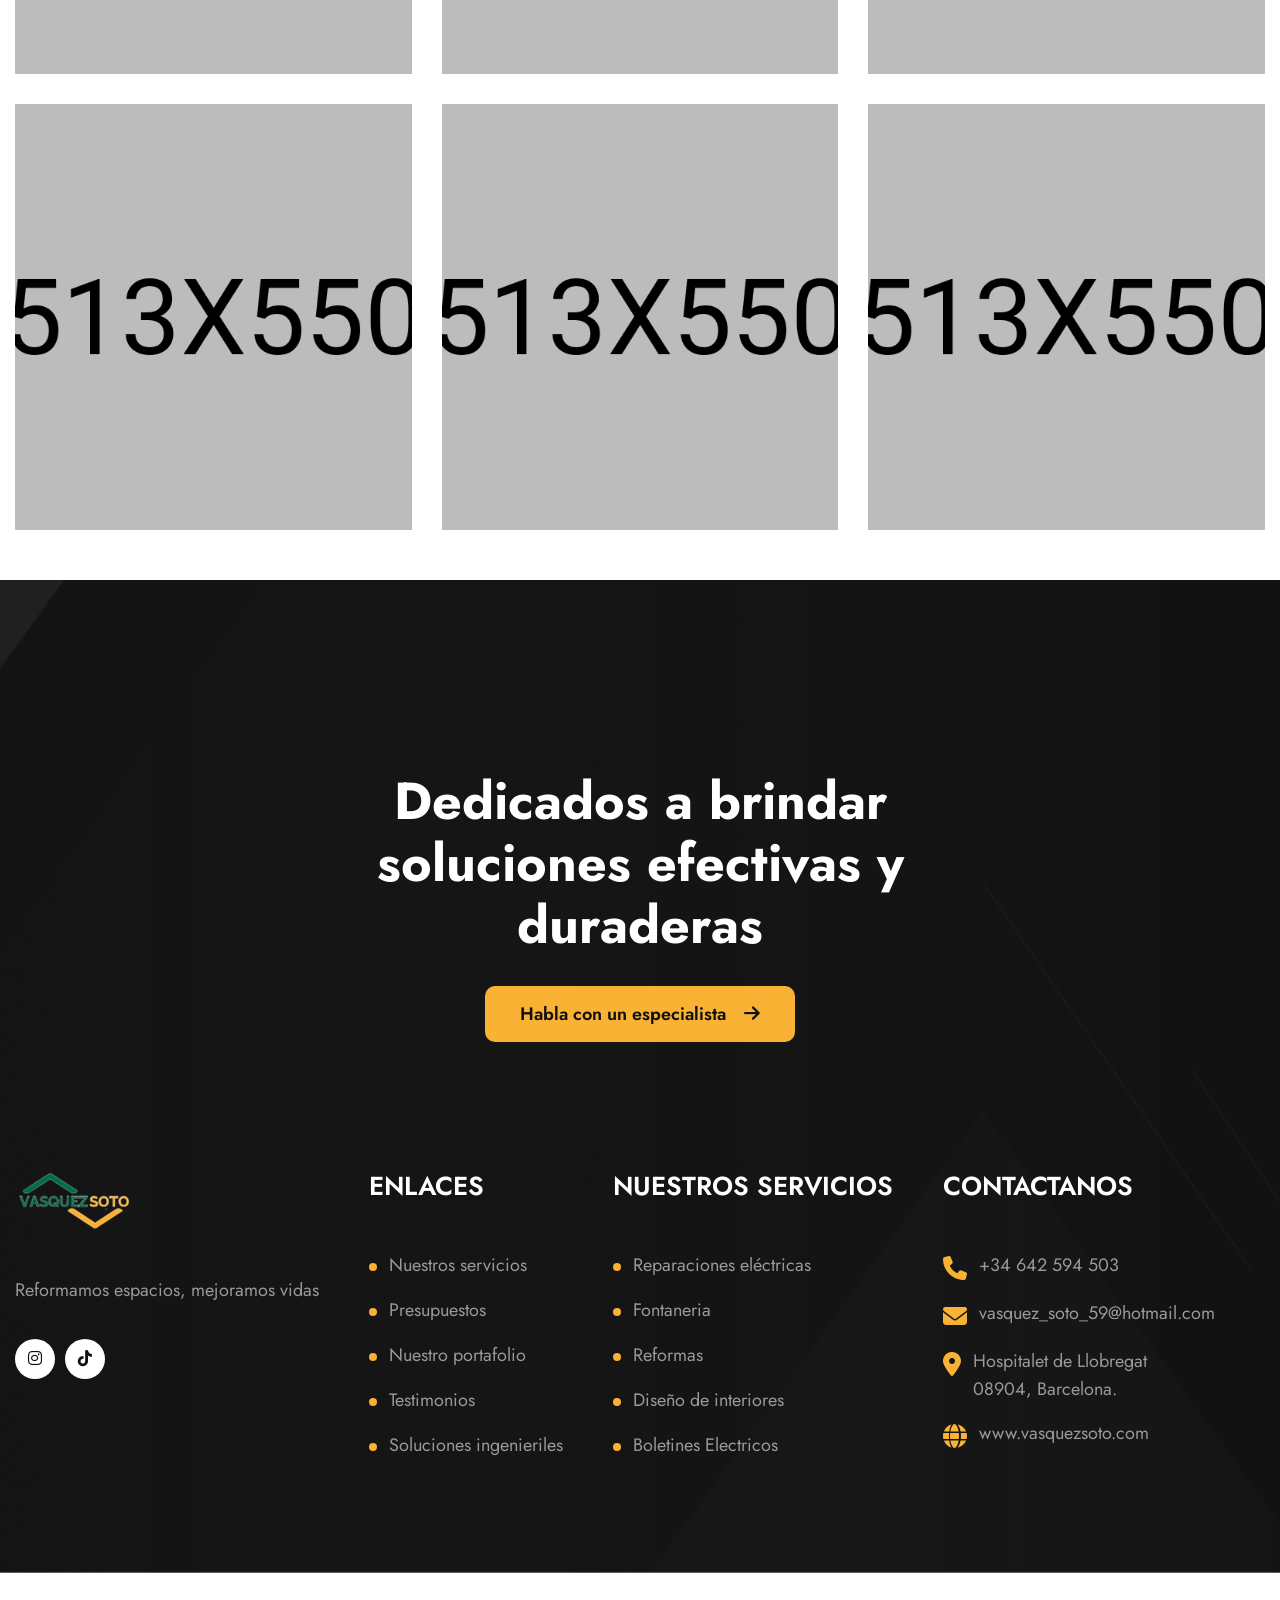
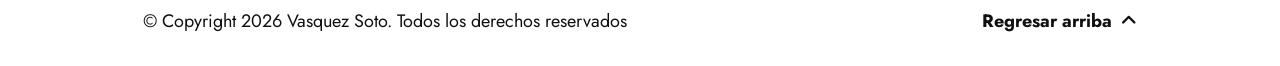
<file: projects.html>
<!DOCTYPE html>
<html lang="zxx">

<head>
    <!--=========== Meta Tags ==========-->
    <meta charset="UTF-8">
    <meta http-equiv="X-UA-Compatible" content="IE=edge">
    <meta name="viewport" content="width=device-width, initial-scale=1">
    <meta name="author" content="Rox_Themes">
    <meta name="description" content="Elecfix - Electrical Services HtmlTemplate">
    <!--============= Page title ============ -->
    <title>Shared on THEMELOCK.COM - Elecfix - Electrical Services HtmlTemplate</title>
    <!--===== Favcion =====-->
    <link rel="shortcut icon" href="assets/images/favicon.png">
    <!--===== Bootstrap min.css =====-->
    <link rel="stylesheet" href="assets/css/bootstrap.min.css">
    <!--===== All Min Css =====-->
    <link rel="stylesheet" href="assets/css/all.min.css">
    <!--===== Animate.css =====-->
    <link rel="stylesheet" href="assets/css/animate.css">
    <!--===== MeanMenu.css =====-->
    <link rel="stylesheet" href="assets/css/meanmenu.css">
    <!--===== Swiper Bundle.css =====-->
    <link rel="stylesheet" href="assets/css/swiper-bundle.min.css">
    <!--===== Magnific Popup.css =====-->
    <link rel="stylesheet" href="assets/css/magnific-popup.css">
    <!--===== Text Splitting.css =====-->
    <link rel="stylesheet" href="assets/css/splitting.css">
    <!--===== Main.css =====-->
    <link rel="stylesheet" href="assets/css/main.css">
    <!--===== WhatsApp Float Button =====-->
    <link rel="stylesheet" href="assets/css/whatsapp-flat.css">
</head>

<body>

    <!--===== Preloader Start =====-->
   <div id="preloader" class="preloader">
        <div class="animation-preloader">
            <div class="txt-loading">
                <span data-text-preloader="V" class="letters-loading">
                    V
                </span>
                <span data-text-preloader="A" class="letters-loading">
                    A
                </span>
                <span data-text-preloader="S" class="letters-loading">
                    S
                </span>
                <span data-text-preloader="Q" class="letters-loading">
                    Q
                </span>
                <span data-text-preloader="U" class="letters-loading">
                    U
                </span>
                <span data-text-preloader="E" class="letters-loading">
                    E
                </span>
                <span data-text-preloader="Z" class="letters-loading">
                    Z
                </span>
                <span data-text-preloader="S" class="letters-loading">
                    S
                </span>
                <span data-text-preloader="O" class="letters-loading">
                    O
                </span>
                <span data-text-preloader="T" class="letters-loading">
                    T
                </span>
                <span data-text-preloader="O" class="letters-loading">
                    O
                </span>
            </div>
            <p class="text-center">Cargando...</p>
        </div>
        <div class="loader">
            <div class="row">
                <div class="col-3 loader-section section-left">
                    <div class="bg"></div>
                </div>
                <div class="col-3 loader-section section-left">
                    <div class="bg"></div>
                </div>
                <div class="col-3 loader-section section-right">
                    <div class="bg"></div>
                </div>
                <div class="col-3 loader-section section-right">
                    <div class="bg"></div>
                </div>
            </div>
        </div>
    </div>

    <!--===== Mouse Cursor Start =====-->
    <div class="mouse-cursor cursor-outer"></div>
    <div class="mouse-cursor cursor-inner"></div>

    <!--===== Back To Top Start =====-->
    <button id="back-top" class="back-to-top">
        <i class="fa-solid fa-chevron-up"></i>
    </button>

    <!-- search -->
    <div class="search-overlay">
        <div class="d-table">
            <div class="d-table-cell">
                <div class="search-overlay-layer"></div>
                <div class="search-overlay-layer"></div>
                <div class="search-overlay-layer"></div>
                <div class="search-overlay-close">
                    <span class="search-overlay-close-line"></span>
                    <span class="search-overlay-close-line"></span>
                </div>
                <div class="search-overlay-form">
                    <form>
                        <input type="text" class="input-search" placeholder="Search here...">
                        <button type="button"><i class="fas fa-search"></i></button>
                    </form>
                </div>
            </div>
        </div>
    </div>


    <!-- MobileMenu    S T A R T -->
   <div class="global-menu-wrapper onepage-nav">
        <div class="global-menu-area text-center">
            <button class="global-menu-toggle"><i class="fa-solid fa-xmark"></i></button>
            <div class="mobile-logo">
                <a href='#'>
                    <img src="assets/images/logo/logo.png" alt="Vasquez Soto">
                </a>
            </div>
            <nav class="global-mobile-menu">
                <ul>
                    <li class="menu-item-has-children">
                        <a class="active" href='#'>Inicio</a>
                        <ul class="sub-menu">
                            <li><a class="active" href='index.html'>Inicio</a></li>
                            <li><a href='team.html.html'>Sobre nosotros</a></li>
                        </ul>
                    </li>
                    <li><a href='about.html'>Presupuesto rápido</a></li>
                    <li class="menu-item-has-children">
                        <a href='#'> Servicios </a>
                        <ul class="sub-menu">
                            <li><a href='services.html'>Diseño de interiores</a></li>
                            <li><a href='service-details.html'>Reformas y mantenimientos</a></li>
                        </ul>
                    </li>
                    <li class="menu-item-has-children">
                        <a href='#'> Blog </a>
                        <ul class="sub-menu">
                            <li><a href='blog.html'>Blog</a></li>
                            <li><a href='blog-details.html'>Soluciones ingeniosas</a></li>
                        </ul>
                    </li>
                    <li class="menu-item-has-children">
                        <a href='#'> De interés </a>
                        <ul class="sub-menu">
                            <li><a href='projects.html'>Proyectos</a></li>
                            <li><a href='project-details.html'>Detalle de proyectos</a></li>
                            <li><a href='team.html'>Miembros del equipo</a></li>
                            <li><a href='pricing.html'>Planes de precios</a></li>
                            <li><a href='faq.html'>Para autónomos</a></li>
                            <li><a href='404.html'>¿Dudas?</a></li>
                        </ul>
                    </li>
                    <li><a href='contact.html'>Contacto</a></li>
                </ul>
            </nav>
        </div>
    </div>

    <!-- Encabezado zona mas alta  Section    S T A R T -->
    <header class="global-header2 header-layout2">
        <div class="header-top-area">
            <div class="container-1320">
                <div class="header-top-wrapper">
                    <div class="social-content">
                        <ul>
                            <li><a href="tel:+34-642-594-503"><span><i class="fa-solid fa-phone"></i></span>Teléfono:
                                    (+34)642 594 503
                                </a></li>
                        </ul>
                    </div>
                    <div class="content">
                        <p class="header-top-wrapper__text"> Un especialista se contactará contigo <a
                                href="contact.html">Contacta ahora </a>
                        </p>
                    </div>
                    <div class="social-content">
                        <ul>
                            <li><a href="contact.html"><span><i class="fa-solid fa-location-dot"></i></span>Hospitalet de llobregat,
                                    Barcelona</a></li>
                        </ul>
                    </div>
                </div>
            </div>
        </div>
        <div class="sticky-wrapper">
            <!-- Main Menu Area encabezado del menu principal-->
            <div class="container-1600">
                <div class="global-header2-menu-area">
                    <div class="row align-items-center justify-content-between">
                        <div class="col-xl-2 col-2">
                            <div class="header-logo">
                                <a href='#'>
                                    <img src="assets/images/logo/logo.png" alt="Vasquez Soto">
                                </a>
                            </div>
                        </div>
                        <div class="col-xl-7 col-2 text-center">
                            <nav class="global-header2-menu-area-main-menu d-none d-xl-inline-block ">
                                <ul>
                                    <li class="global-header2-menu-item-has-children">
                                        <a href='#'>Inicio</a>
                                        <ul class="sub-menu">
                                            <li><a href='index.html'>Inicio</a></li>
                                            <li><a href='team.html.html'>Sobre Nosotros</a></li>
                                        </ul>
                                    </li>
                                    <li><a href='about.html'>Presupuesto Rápido</a></li>
                                    <li class="global-header2-menu-item-has-children">
                                        <a href='#'>Servicios</a>
                                        <ul class="sub-menu">
                                            <li><a href='services.html'>Diseño de interiores</a></li>
                                            <li><a href='service-details.html'>Reformas y mantenimientos</a></li>
                                        </ul>
                                    </li>
                                    <li class="global-header2-menu-item-has-children">
                                       <a href='#'> De interés </a>
                                       <ul class="sub-menu">
                                            <li><a href='projects.html'>Proyectos</a></li>
                                            <li><a href='project-details.html'>Detalle de proyectos</a></li>
                                            <li><a href='team.html'>Miembros del equipo</a></li>
                                            <li><a href='pricing.html'>Planes de precios</a></li>
                                            <li><a href='faq.html'>Para autónomos</a></li>
                                            <li><a href='404.html'>¿Dudas?</a></li>
                                        </ul>
                                    </li>
                                    <li class="global-header2-menu-item-has-children">
                                        <a class="active" href='#'> Blog </a>
                                        <ul class="sub-menu">
                                            <li><a href='blog.html'>Blog</a></li>
                                            <li><a class="active" href='blog-details.html'>Soluciones ingeniosas</a></li>
                                        </ul>
                                    </li>
                                    <li><a href='contact.html'>Contacto</a></li>
                                </ul>
                            </nav>
                            <div class="header-button d-xl-none">
                                <button type="button" class="global-menu-toggle sidebar-btn">
                                    <span class="line"></span>
                                    <span class="line"></span>
                                    <span class="line"></span>
                                </button>
                            </div>
                        </div>
                        <div class="col-xl-3 d-none d-xl-block text-end">
                            <div class="global-header2-header-button others-options">
                                <div class="option-item">
                                    <a href="#" class="search-box me-5"><i class="fas fa-search"></i></a>
                                </div>
                                <div class="btn-wrapper">
                                    <a class="theme-btn style2" href="contact.html">Reserva una cita online <i class="fa-solid fa-arrow-right"></i></a>
                                </div>
                            </div>
                        </div>
                    </div>
                </div>
            </div>
        </div>
    </header>
    <!-- inicio// Section  parte baja S T A R T -->
    <div id="intro" class="breadcrumb-wrapper bg-img fix"
        style="background-image: url(assets/images/intro/ENCABEZADOS.png);">
        <div class="container">
            <h1 class="breadcrumb-wrapper__title wow fadeInUp" data-wow-delay=".3s"style="color: black;">Proyectos
            </h1>
            <ul class="breadcrumb-wrapper-list">
                <li class="breadcrumb-wrapper-list__item"><a href="index.html">Home</a></li>
                <li class="breadcrumb-wrapper-list__item">//</li>
                <li class="breadcrumb-wrapper-list__item active">Proyectos</li>
            </ul>
        </div>
    </div>

    <!-- Proyecto Page Section  S T A R T -->
    <div class="Project-page section-padding fix">
        <div class="container-1600">
            <div class="row g-30">
                <div class="col-xl-4 col-md-6">
                    <div class="project1-card  wow img-custom-anim-left" data-wow-delay=".3s">
                        <div class="project1-card__thumb">
                            <img src="assets/images/project/project1_1.jpg" alt="thumb">
                        </div>
                        <div class="project1-card-content">
                            <h6 class="project1-card-content__subtitle">// Repair</h6>
                            <h4><a class="project1-card-content__title" href="project-details.html">Circuit Breaker
                                    Panels</a></h4>
                        </div>
                    </div>
                </div>
                <div class="col-xl-4 col-md-6">
                    <div class="project1-card wow img-custom-anim-left" data-wow-delay=".5s">
                        <div class="project1-card__thumb">
                            <img src="assets/images/project/project1_2.jpg" alt="thumb">
                        </div>
                        <div class="project1-card-content">
                            <h6 class="project1-card-content__subtitle">// Repair</h6>
                            <h4><a class="project1-card-content__title" href="project-details.html">Circuit Breaker
                                    Panels</a></h4>
                        </div>
                    </div>
                </div>
                <div class="col-xl-4 col-md-6">
                    <div class="project1-card wow img-custom-anim-left" data-wow-delay=".7s">
                        <div class="project1-card__thumb">
                            <img src="assets/images/project/project1_3.jpg" alt="thumb">
                        </div>
                        <div class="project1-card-content">
                            <h6 class="project1-card-content__subtitle">// Repair</h6>
                            <h4><a class="project1-card-content__title" href="project-details.html">Circuit Breaker
                                    Panels</a></h4>
                        </div>
                    </div>
                </div>
                <div class="col-xl-4 col-md-6">
                    <div class="project1-card wow img-custom-anim-left" data-wow-delay=".3s">
                        <div class="project1-card__thumb">
                            <img src="assets/images/project/project1_4.jpg" alt="thumb">
                        </div>
                        <div class="project1-card-content">
                            <h6 class="project1-card-content__subtitle">// Repair</h6>
                            <h4><a class="project1-card-content__title" href="project-details.html">Circuit Breaker
                                    Panels</a></h4>
                        </div>
                    </div>
                </div>
                <div class="col-xl-4 col-md-6">
                    <div class="project1-card wow img-custom-anim-left" data-wow-delay=".5s">
                        <div class="project1-card__thumb">
                            <img src="assets/images/project/project1_5.jpg" alt="thumb">
                        </div>
                        <div class="project1-card-content">
                            <h6 class="project1-card-content__subtitle">// Repair</h6>
                            <h4><a class="project1-card-content__title" href="project-details.html">Circuit Breaker
                                    Panels</a></h4>
                        </div>
                    </div>
                </div>
                <div class="col-xl-4 col-md-6">
                    <div class="project1-card wow img-custom-anim-left" data-wow-delay=".7s">
                        <div class="project1-card__thumb">
                            <img src="assets/images/project/project1_6.jpg" alt="thumb">
                        </div>
                        <div class="project1-card-content">
                            <h6 class="project1-card-content__subtitle">// Repair</h6>
                            <h4><a class="project1-card-content__title" href="project-details.html">Circuit Breaker
                                    Panels</a></h4>
                        </div>
                    </div>
                </div>
                <div class="col-xl-4 col-md-6">
                    <div class="project1-card wow img-custom-anim-left" data-wow-delay=".3s">
                        <div class="project1-card__thumb">
                            <img src="assets/images/project/project1_7.jpg" alt="thumb">
                        </div>
                        <div class="project1-card-content">
                            <h6 class="project1-card-content__subtitle">// Repair</h6>
                            <h4><a class="project1-card-content__title" href="project-details.html">Circuit Breaker
                                    Panels</a></h4>
                        </div>
                    </div>
                </div>
                <div class="col-xl-4 col-md-6">
                    <div class="project1-card wow img-custom-anim-left" data-wow-delay=".5s">
                        <div class="project1-card__thumb">
                            <img src="assets/images/project/project1_8.jpg" alt="thumb">
                        </div>
                        <div class="project1-card-content">
                            <h6 class="project1-card-content__subtitle">// Repair</h6>
                            <h4><a class="project1-card-content__title" href="project-details.html">Circuit Breaker
                                    Panels</a></h4>
                        </div>
                    </div>
                </div>
                <div class="col-xl-4 col-md-6">
                    <div class="project1-card wow img-custom-anim-left" data-wow-delay=".7s">
                        <div class="project1-card__thumb">
                            <img src="assets/images/project/project1_9.jpg" alt="thumb">
                        </div>
                        <div class="project1-card-content">
                            <h6 class="project1-card-content__subtitle">// Repair</h6>
                            <h4><a class="project1-card-content__title" href="project-details.html">Circuit Breaker
                                    Panels</a></h4>
                        </div>
                    </div>
                </div>
            </div>
        </div>
    </div>


     <!--===== Footer Section, La de pie de pagina  S T A R T  =====-->
    <section class="footer1 fix  bg-img" style="background-image: url(assets/images/footer/footer-bg.png);">
        <div class="container">
            <div class="footer1-top wow fadeInUp" data-wow-delay=".3s">
                <h3 class="footer1-top__title">
                    Dedicados a brindar soluciones
                    efectivas y duraderas </h3>
                <div class="footer1-top__btn-wrapper">
                    <a class="price1-card__btn theme-btn style2" href="#!">Habla con un especialista <i
                            class="fa-solid fa-arrow-right"></i></a>
                </div>
            </div>
        </div>
        <div class="container-1600" >
            <div class="row justify-content-between">
                <div class="col-auto wow fadeInUp" data-wow-delay=".3s">
                    <div class="footer1-widget__item">
                        <div class="footer1-widget__item-logo">
                            <a href="index.html"><img src="assets/images/logo/logo.png" alt="logo"></a>
                        </div>
                        <p class="footer1-widget__item-text">Reformamos espacios, mejoramos vidas</p>
                        <ul class="footer1-widget__item-social">
                            <li><a href="https://www.instagram.com/vasquezsoto59?igsh=MWsxdWk2OHgzanVmNg==" target="_blank"><i class="fa-brands fa-instagram"></i></a></li>
                            <li><a href="https://www.tiktok.com/@yessicavasquezsoto?_r=1&_t=ZS-95Jv6vxABAw" target="_blank"><i class="fa-brands fa-tiktok"></i></a></li>
                        </ul>
                    </div>
                </div>
                <div class="col-auto wow fadeInUp" data-wow-delay=".5s">
                    <div class="footer1-widget__item">
                        <h3 class="footer1-widget__item-title">ENLACES</h3>
                        <ul class="footer1-widget__item-list">
                            <li><a href="services.html"> Nuestros servicios</a></li>
                            <li><a href="about.html"> Presupuestos</a></li>
                            <li><a href="projects.html"> Nuestro portafolio</a></li>
                            <li><a href="#"> Testimonios</a></li>
                            <li><a href="blog-details.html">Soluciones ingenieriles</a></li>
                        </ul>
                    </div>
                </div>
                <div class="col-auto wow fadeInUp" data-wow-delay=".6s">
                    <div class="footer1-widget__item">
                        <h3 class="footer1-widget__item-title">NUESTROS SERVICIOS</h3>
                        <ul class="footer1-widget__item-list">
                            <li><a href="service-details.html"> Reparaciones eléctricas</a></li>
                            <li><a href="service-details.html">Fontaneria</a></li>
                            <li><a href="service-details.html"> Reformas</a></li>
                            <li><a href="service-details.html"> Diseño de interiores</a></li>
                            <li><a href="service-details.html">Boletines Electricos </a></li>
                        </ul>
                    </div>
                </div>
                <div class="col-auto wow fadeInUp" data-wow-delay=".7s">
                    <div class="footer1-widget__item style2">
                        <h3 class="footer1-widget__item-title">CONTACTANOS</h3>
                        <ul class="footer1-widget__item-list">
                            <li><span><i class="fa-solid fa-phone"></i></span> <a href="tel:+34-642-594-503"> +34 642 594
                                    503</a></li>
                            <li><span><i class="fa-solid fa-envelope"></i></span><a
                                    href="mailto:contactinfo@gmail.com">vasquez_soto_59@hotmail.com</a></li>
                            <li><span><i class="fa-solid fa-location-dot"></i></span><a href="contact.html"> 
                                   Hospitalet de Llobregat <br>
                                    08904, Barcelona.</a></li>
                            <li><span><i class="fa-solid fa-globe"></i></span> <a href="#"> www.vasquezsoto.com</a></li>
                        </ul>
                    </div>
                </div>
                <div class="col-auto wow fadeInUp" data-wow-delay=".8s">
                    <div class="footer1-widget__item">
                    </div>
                </div>
            </div>
            <div class="footer1-bottom wow fadeInUp" data-wow-delay=".3s">
                <div class="container-1600">
                    <div class="footer1-bottom-item d-flex align-items-center justify-content-between g-4">
                        <p class="footer1-bottom-item__text">© Copyright 2026 Vasquez Soto.
                            Todos los derechos reservados</p>
                        <div class="footer1-bottom-item__top-link">
                            <a href="#intro">Regresar arriba <span><i class="fa-solid fa-angle-up"></i></span></a>
                        </div>
                    </div>
                </div>
            </div>
        </div>

    </section>


    <!--===== jQuery (Required before all plugins) =====-->
    <script src="assets/js/jquery-3.7.1.min.js"></script>
    <!--===== Bootstrap Js =====-->
    <script src="assets/js/bootstrap.bundle.min.js"></script>
    <!--===== Waypoints Js (Required for CounterUp) =====-->
    <script src="assets/js/jquery.waypoints.js"></script>
    <!--===== CounterUp Js (Depends on jQuery & Waypoints) =====-->
    <script src="assets/js/jquery.counterup.min.js"></script>
    <!--===== Viewport Js (If needed) =====-->
    <script src="assets/js/viewport.jquery.js"></script>
    <!--===== Tilt Js =====-->
    <script src="assets/js/tilt.min.js"></script>
    <!--===== Splitting Animation Js =====-->
    <script src="assets/js/splitting.js"></script>
    <!--===== Swiper Slider Js =====-->
    <script src="assets/js/swiper-bundle.min.js"></script>
    <!--===== Magnific Js =====-->
    <script src="assets/js/magnific-popup.min.js"></script>
    <!--===== MeanMenu Js =====-->
    <script src="assets/js/jquery.meanmenu.min.js"></script>
    <!--===== Wow Animation Js =====-->
    <script src="assets/js/wow.min.js"></script>
    <!--===== Main.js =====-->
    <script src="assets/js/main.js"></script>

    <!-- ===== WhatsApp Floating Button ===== -->

    <!-- Botón flotante WhatsApp -->
    <a href="https://wa.me/34600000000" target="_blank" class="whatsapp-float" title="Escríbenos por WhatsApp">
        <i class="fa-brands fa-whatsapp"></i>
        <span class="wa-tooltip">¡Escríbenos!</span>
    </a>

    <!-- Script WhatsApp Form + Floating Button -->
    <script>
        // Número de WhatsApp (formato internacional sin + ni espacios)
        var WA_NUMBER = "34642594503";

        // Formulario de contacto → WhatsApp
        function sendWhatsApp(e) {
            e.preventDefault();
            var name    = document.getElementById("name").value.trim();
            var message = document.getElementById("message").value.trim();
            if (!name || !message) return;
            var text = "¡Soy " + name + "! Dejo mi mensaje \"" + message + "\"";
            var url  = "https://wa.me/" + WA_NUMBER + "?text=" + encodeURIComponent(text);
            window.open(url, "_blank");
        }

        // Actualizar también el href del botón flotante con el mismo número
        document.querySelector(".whatsapp-float").setAttribute(
            "href", "https://wa.me/" + WA_NUMBER
        );
    </script>
</body>

</html>
</file>
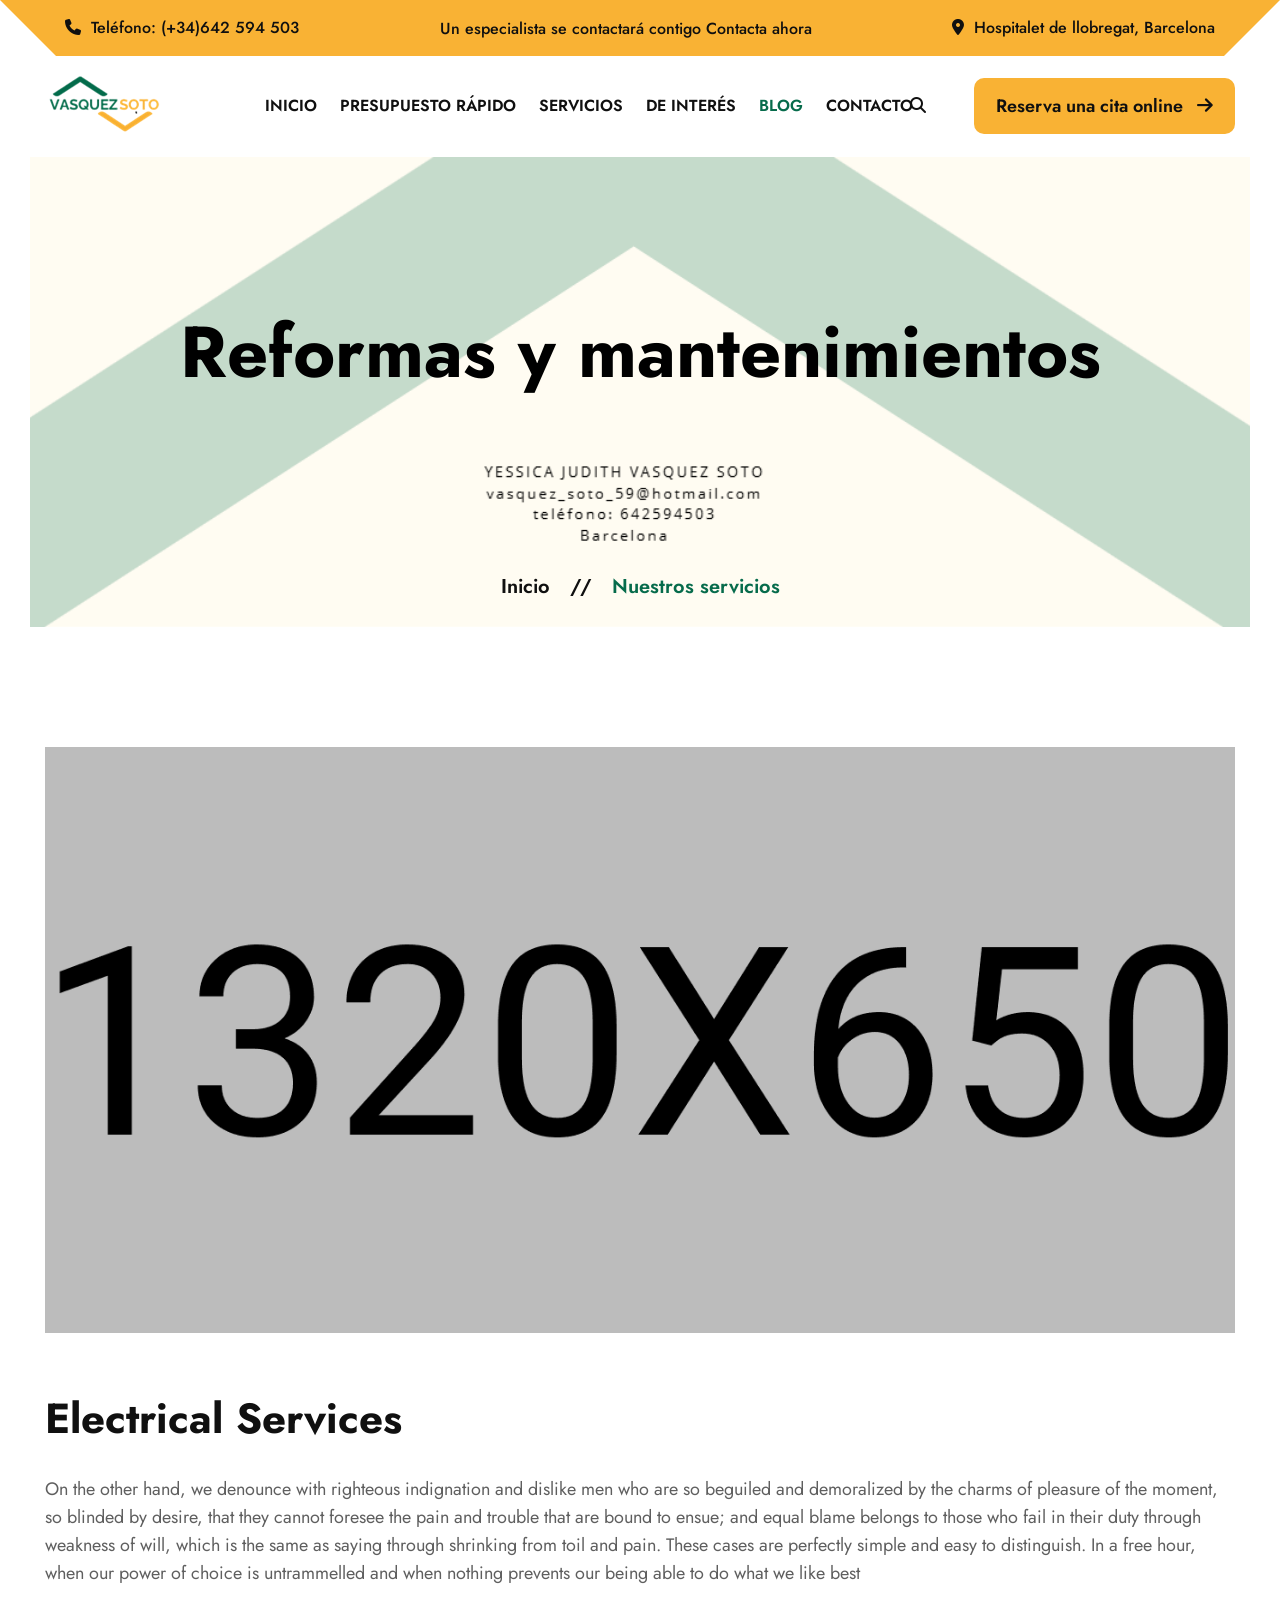
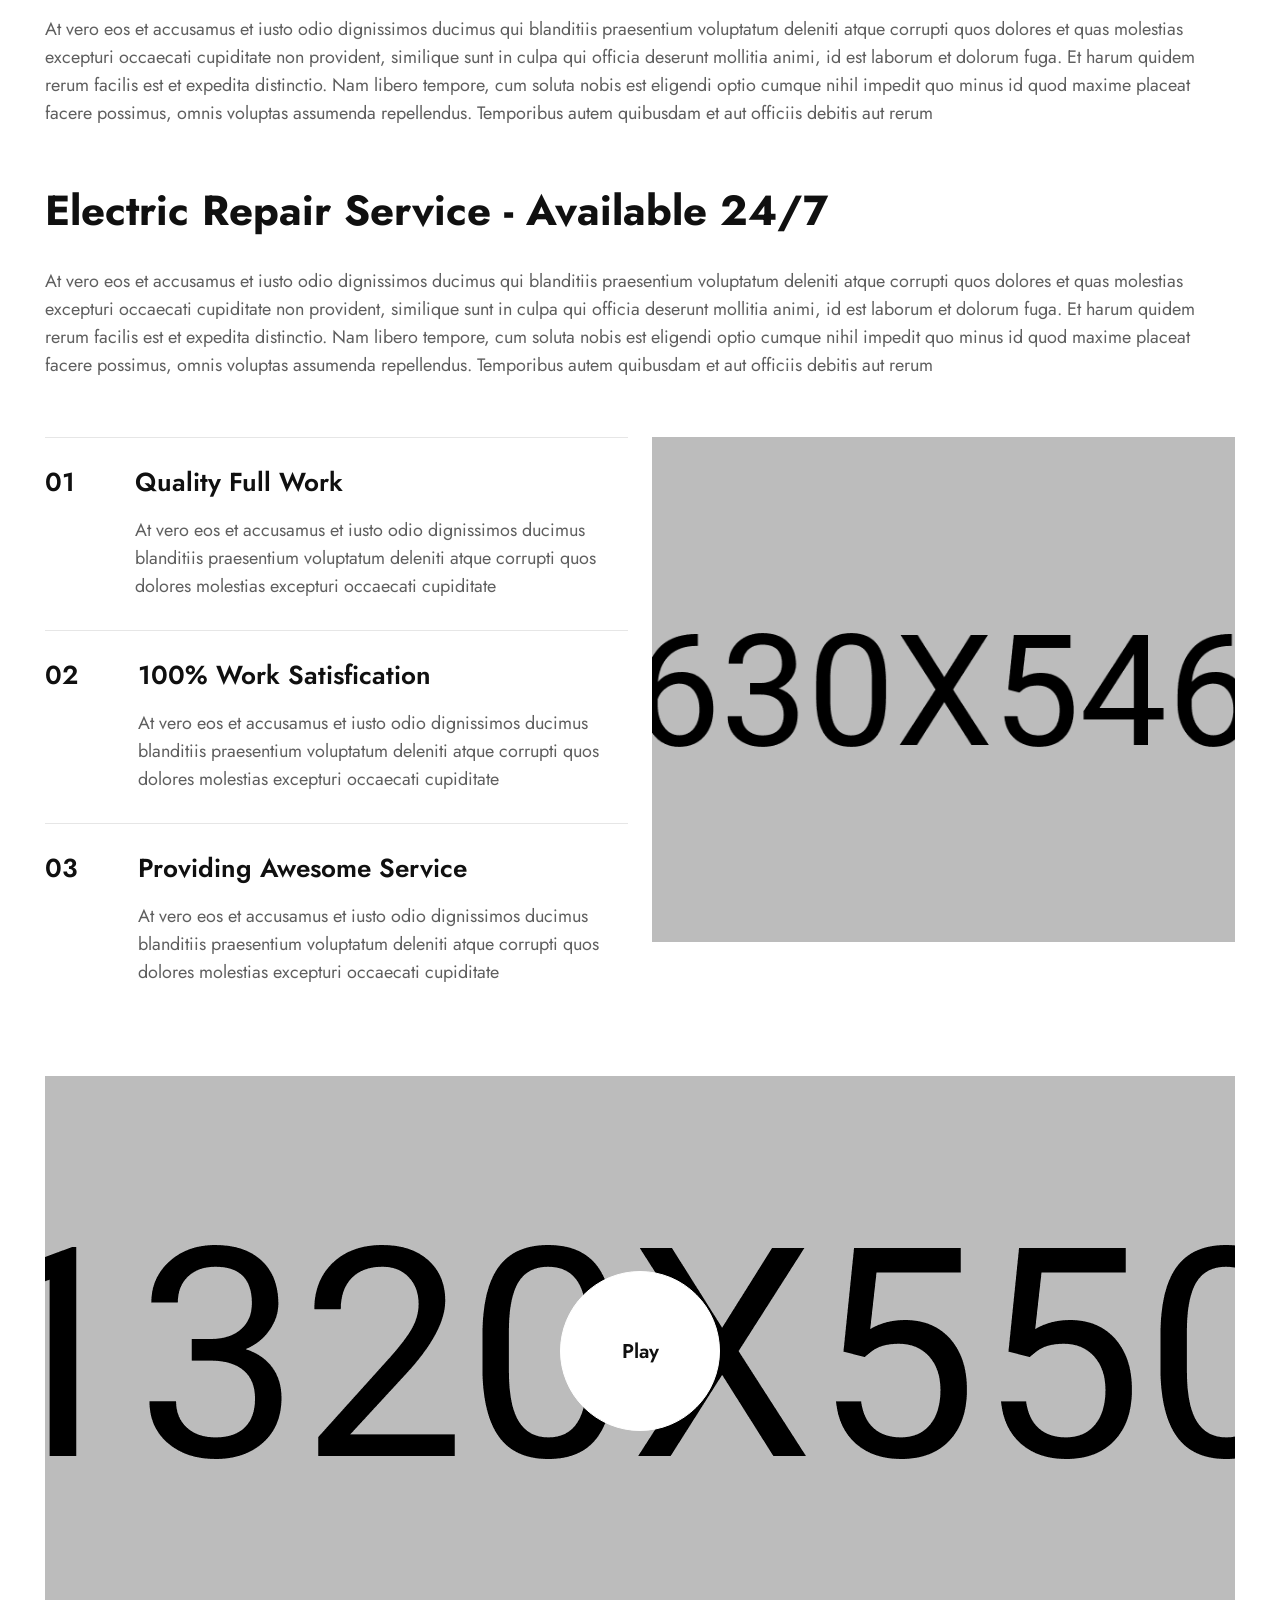
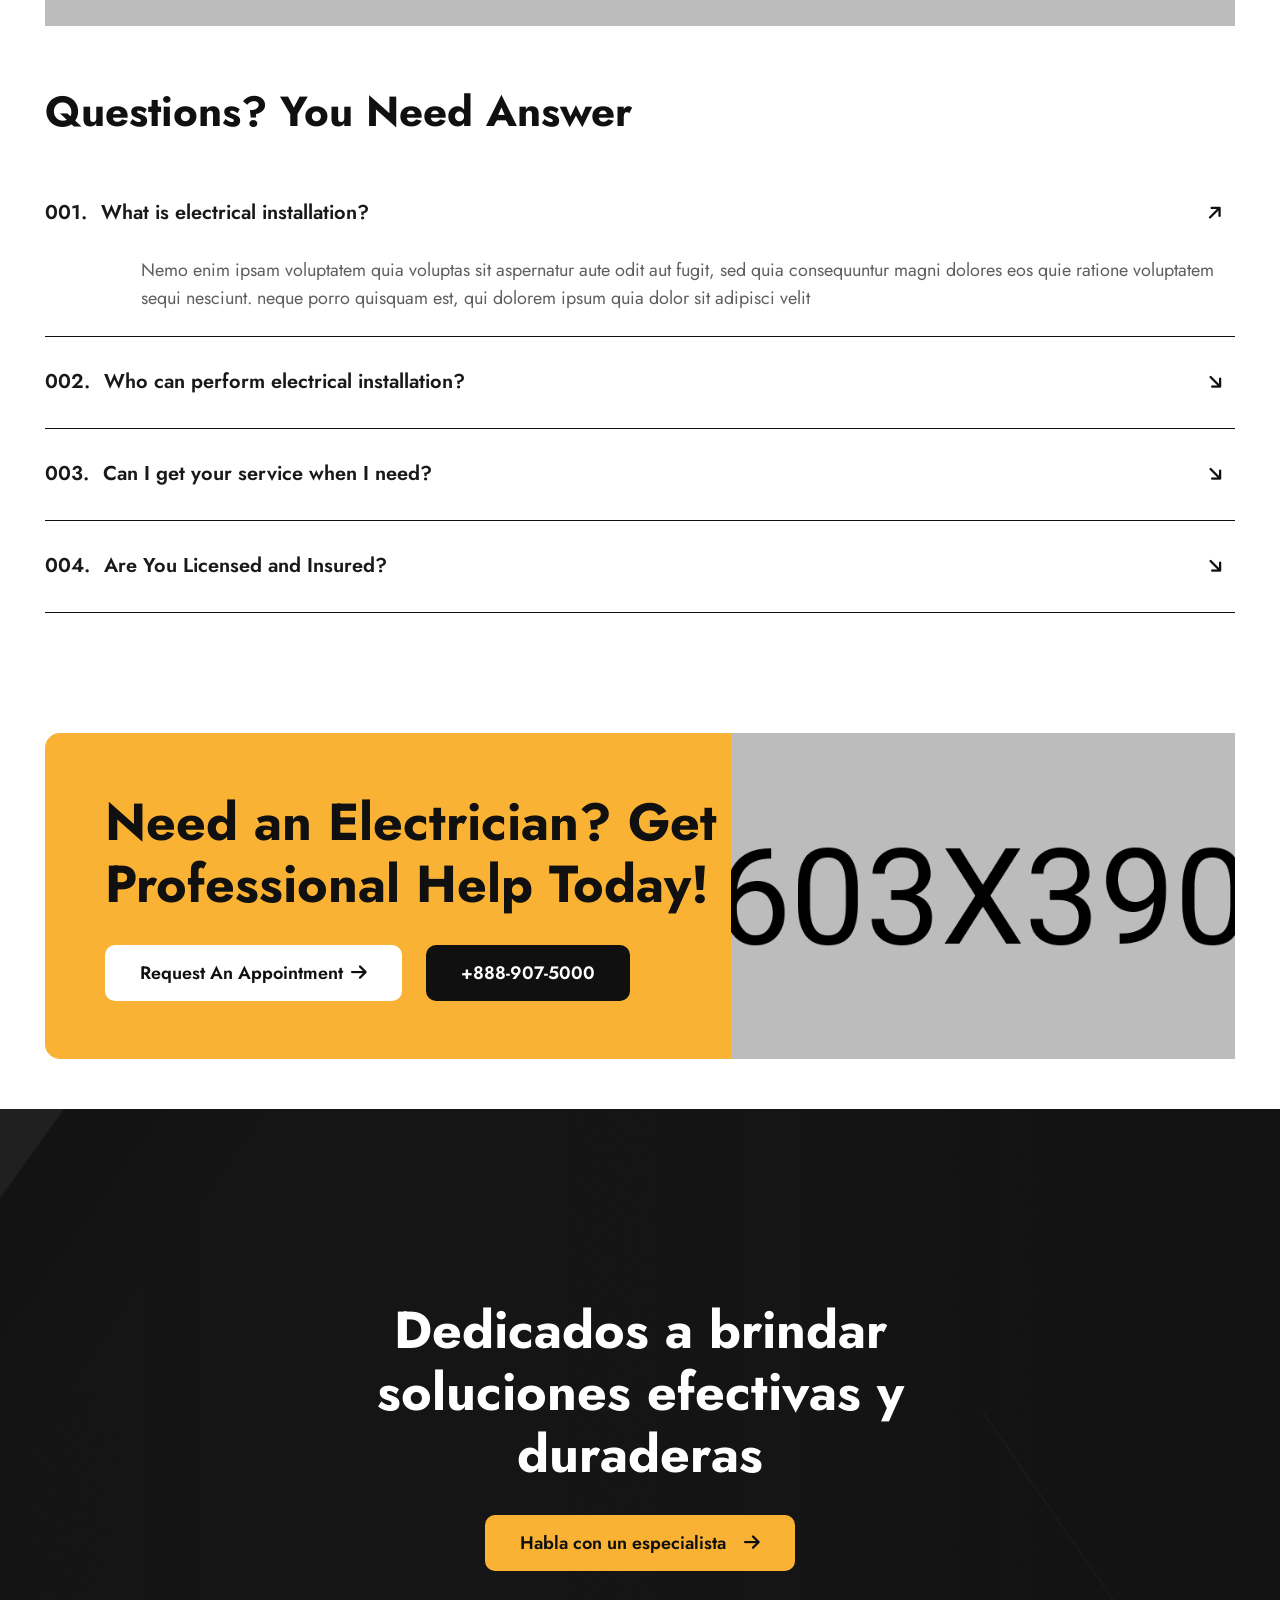
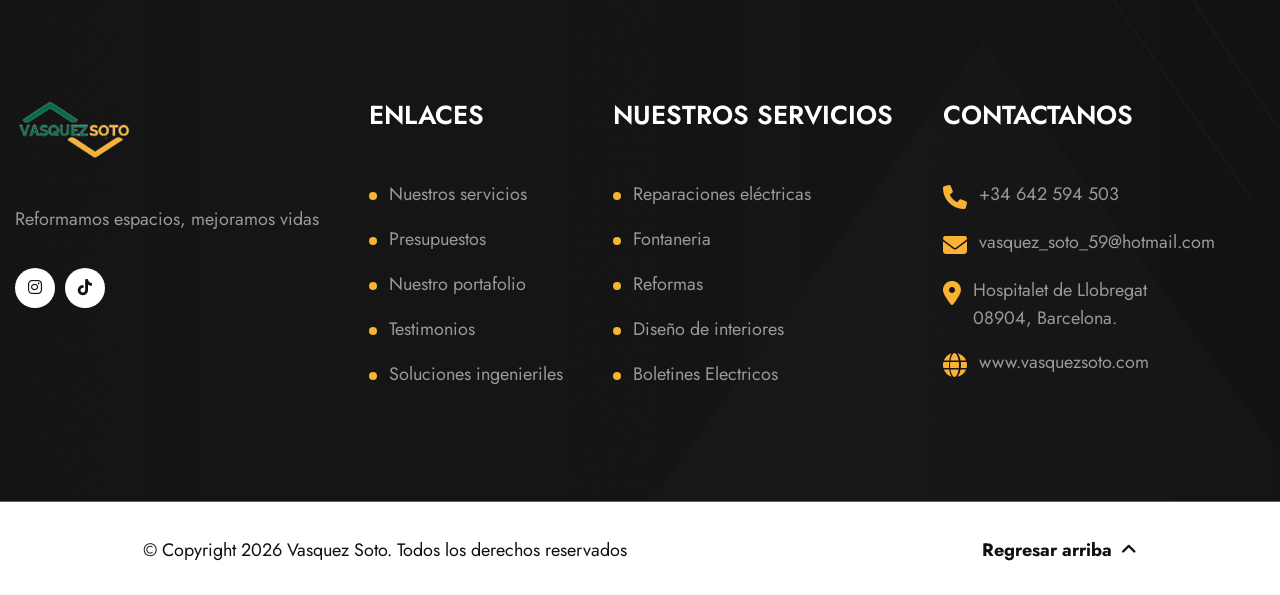
<file: service-details.html>
<!DOCTYPE html>
<html lang="zxx">

<head>
    <!--=========== Meta Tags ==========-->
    <meta charset="UTF-8">
    <meta http-equiv="X-UA-Compatible" content="IE=edge">
    <meta name="viewport" content="width=device-width, initial-scale=1">
    <meta name="author" content="Rox_Themes">
    <meta name="description" content="Elecfix - Electrical Services HtmlTemplate">
    <!--============= Page title ============ -->
    <title>Shared on THEMELOCK.COM - Elecfix - Electrical Services HtmlTemplate</title>
    <!--===== Favcion =====-->
    <link rel="shortcut icon" href="assets/images/favicon.png">
    <!--===== Bootstrap min.css =====-->
    <link rel="stylesheet" href="assets/css/bootstrap.min.css">
    <!--===== All Min Css =====-->
    <link rel="stylesheet" href="assets/css/all.min.css">
    <!--===== Animate.css =====-->
    <link rel="stylesheet" href="assets/css/animate.css">
    <!--===== MeanMenu.css =====-->
    <link rel="stylesheet" href="assets/css/meanmenu.css">
    <!--===== Swiper Bundle.css =====-->
    <link rel="stylesheet" href="assets/css/swiper-bundle.min.css">
    <!--===== Magnific Popup.css =====-->
    <link rel="stylesheet" href="assets/css/magnific-popup.css">
    <!--===== Text Splitting.css =====-->
    <link rel="stylesheet" href="assets/css/splitting.css">
    <!--===== Main.css =====-->
    <link rel="stylesheet" href="assets/css/main.css">
    <!--===== WhatsApp Float Button =====-->
    <link rel="stylesheet" href="assets/css/whatsapp-flat.css">
</head>

<body>

    <!--===== Preloader Start =====-->
 <div id="preloader" class="preloader">
        <div class="animation-preloader">
            <div class="txt-loading">
                <span data-text-preloader="V" class="letters-loading">
                    V
                </span>
                <span data-text-preloader="A" class="letters-loading">
                    A
                </span>
                <span data-text-preloader="S" class="letters-loading">
                    S
                </span>
                <span data-text-preloader="Q" class="letters-loading">
                    Q
                </span>
                <span data-text-preloader="U" class="letters-loading">
                    U
                </span>
                <span data-text-preloader="E" class="letters-loading">
                    E
                </span>
                <span data-text-preloader="Z" class="letters-loading">
                    Z
                </span>
                <span data-text-preloader="S" class="letters-loading">
                    S
                </span>
                <span data-text-preloader="O" class="letters-loading">
                    O
                </span>
                <span data-text-preloader="T" class="letters-loading">
                    T
                </span>
                <span data-text-preloader="O" class="letters-loading">
                    O
                </span>
            </div>
            <p class="text-center">Cargando...</p>
        </div>
        <div class="loader">
            <div class="row">
                <div class="col-3 loader-section section-left">
                    <div class="bg"></div>
                </div>
                <div class="col-3 loader-section section-left">
                    <div class="bg"></div>
                </div>
                <div class="col-3 loader-section section-right">
                    <div class="bg"></div>
                </div>
                <div class="col-3 loader-section section-right">
                    <div class="bg"></div>
                </div>
            </div>
        </div>
    </div>

    <!--===== Mouse Cursor Start =====-->
    <div class="mouse-cursor cursor-outer"></div>
    <div class="mouse-cursor cursor-inner"></div>

    <!--===== Back To Top Start =====-->
    <button id="back-top" class="back-to-top">
        <i class="fa-solid fa-chevron-up"></i>
    </button>

    <!-- search -->
    <div class="search-overlay">
        <div class="d-table">
            <div class="d-table-cell">
                <div class="search-overlay-layer"></div>
                <div class="search-overlay-layer"></div>
                <div class="search-overlay-layer"></div>
                <div class="search-overlay-close">
                    <span class="search-overlay-close-line"></span>
                    <span class="search-overlay-close-line"></span>
                </div>
                <div class="search-overlay-form">
                    <form>
                        <input type="text" class="input-search" placeholder="Search here...">
                        <button type="button"><i class="fas fa-search"></i></button>
                    </form>
                </div>
            </div>
        </div>
    </div>


    <!-- MobileMenu    S T A R T -->
   <div class="global-menu-wrapper onepage-nav">
        <div class="global-menu-area text-center">
            <button class="global-menu-toggle"><i class="fa-solid fa-xmark"></i></button>
            <div class="mobile-logo">
                <a href='#'>
                    <img src="assets/images/logo/logo.png" alt="Vasquez Soto">
                </a>
            </div>
            <nav class="global-mobile-menu">
                <ul>
                    <li class="menu-item-has-children">
                        <a class="active" href='#'>Inicio</a>
                        <ul class="sub-menu">
                            <li><a class="active" href='index.html'>Inicio</a></li>
                            <li><a href='team.html'>Sobre nosotros</a></li>
                        </ul>
                    </li>
                    <li><a href='about.html'>Presupuesto rápido</a></li>
                    <li class="menu-item-has-children">
                        <a href='#'> Servicios </a>
                        <ul class="sub-menu">
                            <li><a href='services.html'>Diseño de interiores</a></li>
                            <li><a href='service-details.html'>Reformas y mantenimientos</a></li>
                        </ul>
                    </li>
                    <li class="menu-item-has-children">
                        <a href='#'> Blog </a>
                        <ul class="sub-menu">
                            <li><a href='blog.html'>Blog</a></li>
                            <li><a href='blog-details.html'>Soluciones ingeniosas</a></li>
                        </ul>
                    </li>
                    <li class="menu-item-has-children">
                        <a href='#'> De interés </a>
                        <ul class="sub-menu">
                            <li><a href='projects.html'>Proyectos</a></li>
                            <li><a href='project-details.html'>Detalle de proyectos</a></li>
                            <li><a href='team.html'>Miembros del equipo</a></li>
                            <li><a href='pricing.html'>Planes de precios</a></li>
                            <li><a href='faq.html'>Para autónomos</a></li>
                            <li><a href='404.html'>¿Dudas?</a></li>
                        </ul>
                    </li>
                    <li><a href='contact.html'>Contacto</a></li>
                </ul>
            </nav>
        </div>
    </div>

    <!-- Encabezado zona mas alta  Section    S T A R T -->
    <header class="global-header2 header-layout2">
        <div class="header-top-area">
            <div class="container-1320">
                <div class="header-top-wrapper">
                    <div class="social-content">
                        <ul>
                            <li><a href="tel:+34-642-594-503"><span><i class="fa-solid fa-phone"></i></span>Teléfono:
                                    (+34)642 594 503
                                </a></li>
                        </ul>
                    </div>
                    <div class="content">
                        <p class="header-top-wrapper__text"> Un especialista se contactará contigo <a
                                href="contact.html">Contacta ahora </a>
                        </p>
                    </div>
                    <div class="social-content">
                        <ul>
                            <li><a href="contact.html"><span><i class="fa-solid fa-location-dot"></i></span>Hospitalet de llobregat,
                                    Barcelona</a></li>
                        </ul>
                    </div>
                </div>
            </div>
        </div>
        <div class="sticky-wrapper">
            <!-- Main Menu Area encabezado del menu principal-->
            <div class="container-1600">
                <div class="global-header2-menu-area">
                    <div class="row align-items-center justify-content-between">
                        <div class="col-xl-2 col-2">
                            <div class="header-logo">
                                <a href='#'>
                                    <img src="assets/images/logo/logo.png" alt="Vasquez Soto">
                                </a>
                            </div>
                        </div>
                        <div class="col-xl-7 col-2 text-center">
                            <nav class="global-header2-menu-area-main-menu d-none d-xl-inline-block ">
                                <ul>
                                    <li class="global-header2-menu-item-has-children">
                                        <a href='#'>Inicio</a>
                                        <ul class="sub-menu">
                                            <li><a href='index.html'>Inicio</a></li>
                                            <li><a href='team.html'>Sobre Nosotros</a></li>
                                        </ul>
                                    </li>
                                    <li><a href='about.html'>Presupuesto Rápido</a></li>
                                    <li class="global-header2-menu-item-has-children">
                                        <a href='#'>Servicios</a>
                                        <ul class="sub-menu">
                                            <li><a href='services.html'>Diseño de interiores</a></li>
                                            <li><a href='service-details.html'>Reformas y mantenimientos</a></li>
                                        </ul>
                                    </li>
                                    <li class="global-header2-menu-item-has-children">
                                       <a href='#'> De interés </a>
                                       <ul class="sub-menu">
                                            <li><a href='projects.html'>Proyectos</a></li>
                                            <li><a href='project-details.html'>Detalle de proyectos</a></li>
                                            <li><a href='team.html'>Miembros del equipo</a></li>
                                            <li><a href='pricing.html'>Planes de precios</a></li>
                                            <li><a href='faq.html'>Para autónomos</a></li>
                                            <li><a href='404.html'>¿Dudas?</a></li>
                                        </ul>
                                    </li>
                                    <li class="global-header2-menu-item-has-children">
                                        <a class="active" href='#'> Blog </a>
                                        <ul class="sub-menu">
                                            <li><a href='blog.html'>Blog</a></li>
                                            <li><a class="active" href='blog-details.html'>Soluciones ingeniosas</a></li>
                                        </ul>
                                    </li>
                                    <li><a href='contact.html'>Contacto</a></li>
                                </ul>
                            </nav>
                            <div class="header-button d-xl-none">
                                <button type="button" class="global-menu-toggle sidebar-btn">
                                    <span class="line"></span>
                                    <span class="line"></span>
                                    <span class="line"></span>
                                </button>
                            </div>
                        </div>
                        <div class="col-xl-3 d-none d-xl-block text-end">
                            <div class="global-header2-header-button others-options">
                                <div class="option-item">
                                    <a href="#" class="search-box me-5"><i class="fas fa-search"></i></a>
                                </div>
                                <div class="btn-wrapper">
                                    <a class="theme-btn style2" href="contact.html">Reserva una cita online <i class="fa-solid fa-arrow-right"></i></a>
                                </div>
                            </div>
                        </div>
                    </div>
                </div>
            </div>
        </div>
    </header>
    <!-- inicio// Section  parte baja S T A R T -->
    <div id="intro" class="breadcrumb-wrapper bg-img fix"
        style="background-image: url(assets/images/intro/ENCABEZADOS.png);">
        <div class="container">
            <h1 class="breadcrumb-wrapper__title wow fadeInUp" data-wow-delay=".3s"style="color: black;">Reformas y mantenimientos
            </h1>
            <ul class="breadcrumb-wrapper-list">
                <li class="breadcrumb-wrapper-list__item"><a href="index.html">Inicio</a></li>
                <li class="breadcrumb-wrapper-list__item">//</li>
                <li class="breadcrumb-wrapper-list__item active">Nuestros servicios</li>
            </ul>
        </div>
    </div>

    <!-- Service Section  S T A R T -->
    <section class="service-details section-padding fix">
        <div class="container-1320">
            <div class="row">
                <div class="col-12">
                    <div class="service-details__thumb mb-60 wow fadeInUp" data-wow-delay=".3s">
                        <img src="assets/images/service/service-details-thumb1_1.jpg" alt="thumb">
                    </div>
                    <div class="service-details-content wow fadeInUp" data-wow-delay=".3s">
                        <h3 class="service-details-content__title wow fadeInUp" data-wow-delay=".5s">Electrical Services</h3>
                        <p class="service-details-content__text wow fadeInUp" data-wow-delay=".7s">On the other hand, we denounce with righteous
                            indignation and dislike men who are so beguiled and demoralized by the charms of pleasure of
                            the moment, so blinded by desire, that they cannot foresee the pain and trouble that are
                            bound to ensue; and equal blame belongs to those who fail in their duty through weakness of
                            will, which is the same as saying through shrinking from toil and pain. These cases are
                            perfectly simple and easy to distinguish. In a free hour, when our power of choice is
                            untrammelled and when nothing prevents our being able to do what we like best</p>
                        <p class="service-details-content__text wow fadeInUp" data-wow-delay=".8s"> At vero eos et accusamus et iusto odio dignissimos
                            ducimus qui blanditiis praesentium voluptatum deleniti atque corrupti quos dolores et quas
                            molestias excepturi occaecati cupiditate non provident, similique sunt in culpa qui officia
                            deserunt mollitia animi, id est laborum et dolorum fuga. Et harum quidem rerum facilis est
                            et expedita distinctio. Nam libero tempore, cum soluta nobis est eligendi optio cumque nihil
                            impedit quo minus id quod maxime placeat facere possimus, omnis voluptas assumenda
                            repellendus. Temporibus autem quibusdam et aut officiis debitis aut rerum</p>
                        <h3 class="service-details-content__title mt-30 wow fadeInUp" data-wow-delay=".8s">Electric Repair Service - Available 24/7</h3>
                        <p class="service-details-content__text wow fadeInUp" data-wow-delay=".8s">At vero eos et accusamus et iusto odio dignissimos
                            ducimus qui blanditiis praesentium voluptatum deleniti atque corrupti quos dolores et quas
                            molestias excepturi occaecati cupiditate non provident, similique sunt in culpa qui officia
                            deserunt mollitia animi, id est laborum et dolorum fuga. Et harum quidem rerum facilis est
                            et expedita distinctio. Nam libero tempore, cum soluta nobis est eligendi optio cumque nihil
                            impedit quo minus id quod maxime placeat facere possimus, omnis voluptas assumenda
                            repellendus. Temporibus autem quibusdam et aut officiis debitis aut rerum</p>
                    </div>
                    <div class="row mt-30">
                        <div class="col-lg-6">
                            <div class="service-details-list wow fadeInUp" data-wow-delay=".3s">
                                <div class="service-details-list__number">01</div>
                                <div class="service-details-list-content">
                                    <h5 class="service-details-list-content__title">Quality Full Work</h5>
                                    <p class="service-details-list-content__text">At vero eos et accusamus et iusto odio
                                        dignissimos ducimus blanditiis praesentium voluptatum deleniti atque corrupti
                                        quos dolores molestias excepturi occaecati cupiditate</p>
                                </div>
                            </div>
                            <div class="service-details-list wow fadeInUp" data-wow-delay=".5s">
                                <div class="service-details-list__number">02</div>
                                <div class="service-details-list-content">
                                    <h5 class="service-details-list-content__title">100% Work Satisfication</h5>
                                    <p class="service-details-list-content__text">At vero eos et accusamus et iusto odio
                                        dignissimos ducimus blanditiis praesentium voluptatum deleniti atque corrupti
                                        quos dolores molestias excepturi occaecati cupiditate</p>
                                </div>
                            </div>
                            <div class="service-details-list wow fadeInUp" data-wow-delay=".7s">
                                <div class="service-details-list__number">03</div>
                                <div class="service-details-list-content">
                                    <h5 class="service-details-list-content__title">Providing Awesome Service</h5>
                                    <p class="service-details-list-content__text">At vero eos et accusamus et iusto odio
                                        dignissimos ducimus blanditiis praesentium voluptatum deleniti atque corrupti
                                        quos dolores molestias excepturi occaecati cupiditate</p>
                                </div>
                            </div>
                        </div>
                        <div class="col-lg-6 wow fadeInUp" data-wow-delay=".3s">
                            <div class="service-details__thumb">
                                <img src="assets/images/service/service-details-thumb1_2.jpg" alt="thumb">
                            </div>
                        </div>
                    </div>
                    <div class="service-details-video-wrapper bg-img fix"
                        style="background-image: url(assets/images/service/service-details-thumb1_3.jpg);">
                        <div class="container">
                            <div class="service-details-video">
                                <a href="https://www.youtube.com/watch?v=Cn4G2lZ_g2I"
                                    class="service-details-video-btn ripple-effect2 popup-video">
                                    Play
                                </a>
                            </div>
                        </div>
                    </div>
                    <div class="service-details-content section-padding pt-0">
                        <h3 class="service-details-content__title wow fadeInUp" data-wow-delay=".3s">Questions? You Need Answer</h3>
                        <div class="accordion" id="accordionExample">
                            <div class="global-accordion-item wow fadeInUp" data-wow-delay=".3s">
                                <div class="global-accordion-header">
                                    <div class="global-accordion-button" data-bs-toggle="collapse" role="group"
                                        data-bs-target="#collapseOne" aria-expanded="true" aria-controls="collapseOne">
                                        <div class="question">
                                            <span class="number"> 001. </span> What is electrical installation?
                                        </div>

                                        <span class="icon"><i class="fa-solid fa-arrow-right"></i></span>
                                    </div>
                                </div>
                                <div id="collapseOne" class="global-accordion-collapse collapse show"
                                    data-bs-parent="#accordionExample">
                                    <div class="global-accordion-body">
                                        <p>Nemo enim ipsam voluptatem quia voluptas sit aspernatur aute odit aut fugit,
                                            sed quia consequuntur magni dolores eos quie ratione voluptatem sequi
                                            nesciunt. neque porro quisquam est, qui dolorem ipsum quia dolor sit
                                            adipisci velit</p>
                                    </div>
                                </div>
                            </div>

                            <div class="global-accordion-item wow fadeInUp" data-wow-delay=".4s">
                                <div class="global-accordion-header">
                                    <div class="global-accordion-button collapsed" data-bs-toggle="collapse"
                                        role="group" data-bs-target="#collapseTwo" aria-expanded="true"
                                        aria-controls="collapseTwo">
                                        <div class="question">
                                            <span class="number"> 002. </span> Who can perform electrical installation?
                                        </div>

                                        <span class="icon"><i class="fa-solid fa-arrow-right"></i></span>
                                    </div>
                                </div>
                                <div id="collapseTwo" class="global-accordion-collapse collapse"
                                    data-bs-parent="#accordionExample">
                                    <div class="global-accordion-body">
                                        <p>Nemo enim ipsam voluptatem quia voluptas sit aspernatur aute odit aut fugit,
                                            sed quia consequuntur magni dolores eos quie ratione voluptatem sequi
                                            nesciunt. neque porro quisquam est, qui dolorem ipsum quia dolor sit
                                            adipisci velit</p>
                                    </div>
                                </div>
                            </div>

                            <div class="global-accordion-item wow fadeInUp" data-wow-delay=".5s">
                                <div class="global-accordion-header">
                                    <div class="global-accordion-button collapsed" data-bs-toggle="collapse"
                                        role="group" data-bs-target="#collapseThree" aria-expanded="true"
                                        aria-controls="collapseThree">
                                        <div class="question">
                                            <span class="number"> 003. </span> Can I get your service when I need?
                                        </div>

                                        <span class="icon"><i class="fa-solid fa-arrow-right"></i></span>
                                    </div>
                                </div>
                                <div id="collapseThree" class="global-accordion-collapse collapse"
                                    data-bs-parent="#accordionExample">
                                    <div class="global-accordion-body">
                                        <p>Nemo enim ipsam voluptatem quia voluptas sit aspernatur aute odit aut fugit,
                                            sed quia consequuntur magni dolores eos quie ratione voluptatem sequi
                                            nesciunt. neque porro quisquam est, qui dolorem ipsum quia dolor sit
                                            adipisci velit</p>
                                    </div>
                                </div>
                            </div>

                            <div class="global-accordion-item wow fadeInUp" data-wow-delay=".6s">
                                <div class="global-accordion-header">
                                    <div class="global-accordion-button collapsed" data-bs-toggle="collapse"
                                        role="group" data-bs-target="#collapseFour" aria-expanded="true"
                                        aria-controls="collapseFour">
                                        <div class="question">
                                            <span class="number"> 004. </span>Are You Licensed and Insured?
                                        </div>

                                        <span class="icon"><i class="fa-solid fa-arrow-right"></i></span>
                                    </div>
                                </div>
                                <div id="collapseFour" class="global-accordion-collapse collapse"
                                    data-bs-parent="#accordionExample">
                                    <div class="global-accordion-body">
                                        <p>Nemo enim ipsam voluptatem quia voluptas sit aspernatur aute odit aut fugit,
                                            sed quia consequuntur magni dolores eos quie ratione voluptatem sequi
                                            nesciunt. neque porro quisquam est, qui dolorem ipsum quia dolor sit
                                            adipisci velit</p>
                                    </div>
                                </div>
                            </div>
                        </div>
                    </div>
                    <div class="cta2-card wow fadeInUp" data-wow-delay=".3s">
                        <div class="cta2-card-content">
                            <h3 class="cta2-card-content__title">Need an Electrician? Get
                                Professional Help Today!</h3>
                            <div class="cta2-card-content__btn-wrapper">
                                <a class="theme-btn style3" href="contact.html">Request an Appointment <span><i class="fa-solid fa-arrow-right"></i></span></a>
                                <a class="theme-btn style4" href="tel:+888-907-5000">+888-907-5000</a>
                            </div>
                        </div>
                        <div class="cta2-card-thumb">
                            <img src="assets/images/cta/cta2_1.png" alt="thumb">
                        </div>
                    </div>
                </div>
            </div>
        </div>
    </section>


    <!--===== Footer Section  S T A R T =====-->
    <section class="footer1 fix  bg-img" style="background-image: url(assets/images/footer/footer-bg.png);">
        <div class="container">
            <div class="footer1-top wow fadeInUp" data-wow-delay=".3s">
                <h3 class="footer1-top__title">
                    Dedicados a brindar soluciones
                    efectivas y duraderas </h3>
                <div class="footer1-top__btn-wrapper">
                    <a class="price1-card__btn theme-btn style2" href="#!">Habla con un especialista <i
                            class="fa-solid fa-arrow-right"></i></a>
                </div>
            </div>
        </div>
        <div class="container-1600" >
            <div class="row justify-content-between">
                <div class="col-auto wow fadeInUp" data-wow-delay=".3s">
                    <div class="footer1-widget__item">
                        <div class="footer1-widget__item-logo">
                            <a href="index.html"><img src="assets/images/logo/logo.png" alt="logo"></a>
                        </div>
                        <p class="footer1-widget__item-text">Reformamos espacios, mejoramos vidas</p>
                        <ul class="footer1-widget__item-social">
                            <li><a href="https://www.instagram.com/vasquezsoto59?igsh=MWsxdWk2OHgzanVmNg==" target="_blank"><i class="fa-brands fa-instagram"></i></a></li>
                            <li><a href="https://www.tiktok.com/@yessicavasquezsoto?_r=1&_t=ZS-95Jv6vxABAw" target="_blank"><i class="fa-brands fa-tiktok"></i></a></li>
                        </ul>
                    </div>
                </div>
                <div class="col-auto wow fadeInUp" data-wow-delay=".5s">
                    <div class="footer1-widget__item">
                        <h3 class="footer1-widget__item-title">ENLACES</h3>
                        <ul class="footer1-widget__item-list">
                            <li><a href="services.html"> Nuestros servicios</a></li>
                            <li><a href="about.html"> Presupuestos</a></li>
                            <li><a href="projects.html"> Nuestro portafolio</a></li>
                            <li><a href="#"> Testimonios</a></li>
                            <li><a href="blog-details.html">Soluciones ingenieriles</a></li>
                        </ul>
                    </div>
                </div>
                <div class="col-auto wow fadeInUp" data-wow-delay=".6s">
                    <div class="footer1-widget__item">
                        <h3 class="footer1-widget__item-title">NUESTROS SERVICIOS</h3>
                        <ul class="footer1-widget__item-list">
                            <li><a href="service-details.html"> Reparaciones eléctricas</a></li>
                            <li><a href="service-details.html">Fontaneria</a></li>
                            <li><a href="service-details.html"> Reformas</a></li>
                            <li><a href="service-details.html"> Diseño de interiores</a></li>
                            <li><a href="service-details.html">Boletines Electricos </a></li>
                        </ul>
                    </div>
                </div>
                <div class="col-auto wow fadeInUp" data-wow-delay=".7s">
                    <div class="footer1-widget__item style2">
                        <h3 class="footer1-widget__item-title">CONTACTANOS</h3>
                        <ul class="footer1-widget__item-list">
                            <li><span><i class="fa-solid fa-phone"></i></span> <a href="tel:+34-642-594-503"> +34 642 594
                                    503</a></li>
                            <li><span><i class="fa-solid fa-envelope"></i></span><a
                                    href="mailto:contactinfo@gmail.com">vasquez_soto_59@hotmail.com</a></li>
                            <li><span><i class="fa-solid fa-location-dot"></i></span><a href="contact.html"> 
                                   Hospitalet de Llobregat <br>
                                    08904, Barcelona.</a></li>
                            <li><span><i class="fa-solid fa-globe"></i></span> <a href="#"> www.vasquezsoto.com</a></li>
                        </ul>
                    </div>
                </div>
                <div class="col-auto wow fadeInUp" data-wow-delay=".8s">
                    <div class="footer1-widget__item">
                    </div>
                </div>
            </div>
            <div class="footer1-bottom wow fadeInUp" data-wow-delay=".3s">
                <div class="container-1600">
                    <div class="footer1-bottom-item d-flex align-items-center justify-content-between g-4">
                        <p class="footer1-bottom-item__text">© Copyright 2026 Vasquez Soto.
                            Todos los derechos reservados</p>
                        <div class="footer1-bottom-item__top-link">
                            <a href="#intro">Regresar arriba <span><i class="fa-solid fa-angle-up"></i></span></a>
                        </div>
                    </div>
                </div>
            </div>
        </div>

    </section>

    <!--===== jQuery (Required before all plugins) =====-->
    <script src="assets/js/jquery-3.7.1.min.js"></script>
    <!--===== Bootstrap Js =====-->
    <script src="assets/js/bootstrap.bundle.min.js"></script>
    <!--===== Waypoints Js (Required for CounterUp) =====-->
    <script src="assets/js/jquery.waypoints.js"></script>
    <!--===== CounterUp Js (Depends on jQuery & Waypoints) =====-->
    <script src="assets/js/jquery.counterup.min.js"></script>
    <!--===== Viewport Js (If needed) =====-->
    <script src="assets/js/viewport.jquery.js"></script>
    <!--===== Tilt Js =====-->
    <script src="assets/js/tilt.min.js"></script>
    <!--===== Splitting Animation Js =====-->
    <script src="assets/js/splitting.js"></script>
    <!--===== Swiper Slider Js =====-->
    <script src="assets/js/swiper-bundle.min.js"></script>
    <!--===== Magnific Js =====-->
    <script src="assets/js/magnific-popup.min.js"></script>
    <!--===== MeanMenu Js =====-->
    <script src="assets/js/jquery.meanmenu.min.js"></script>
    <!--===== Wow Animation Js =====-->
    <script src="assets/js/wow.min.js"></script>
    <!--===== Main.js =====-->
    <script src="assets/js/main.js"></script>
</body>

</html>
</file>
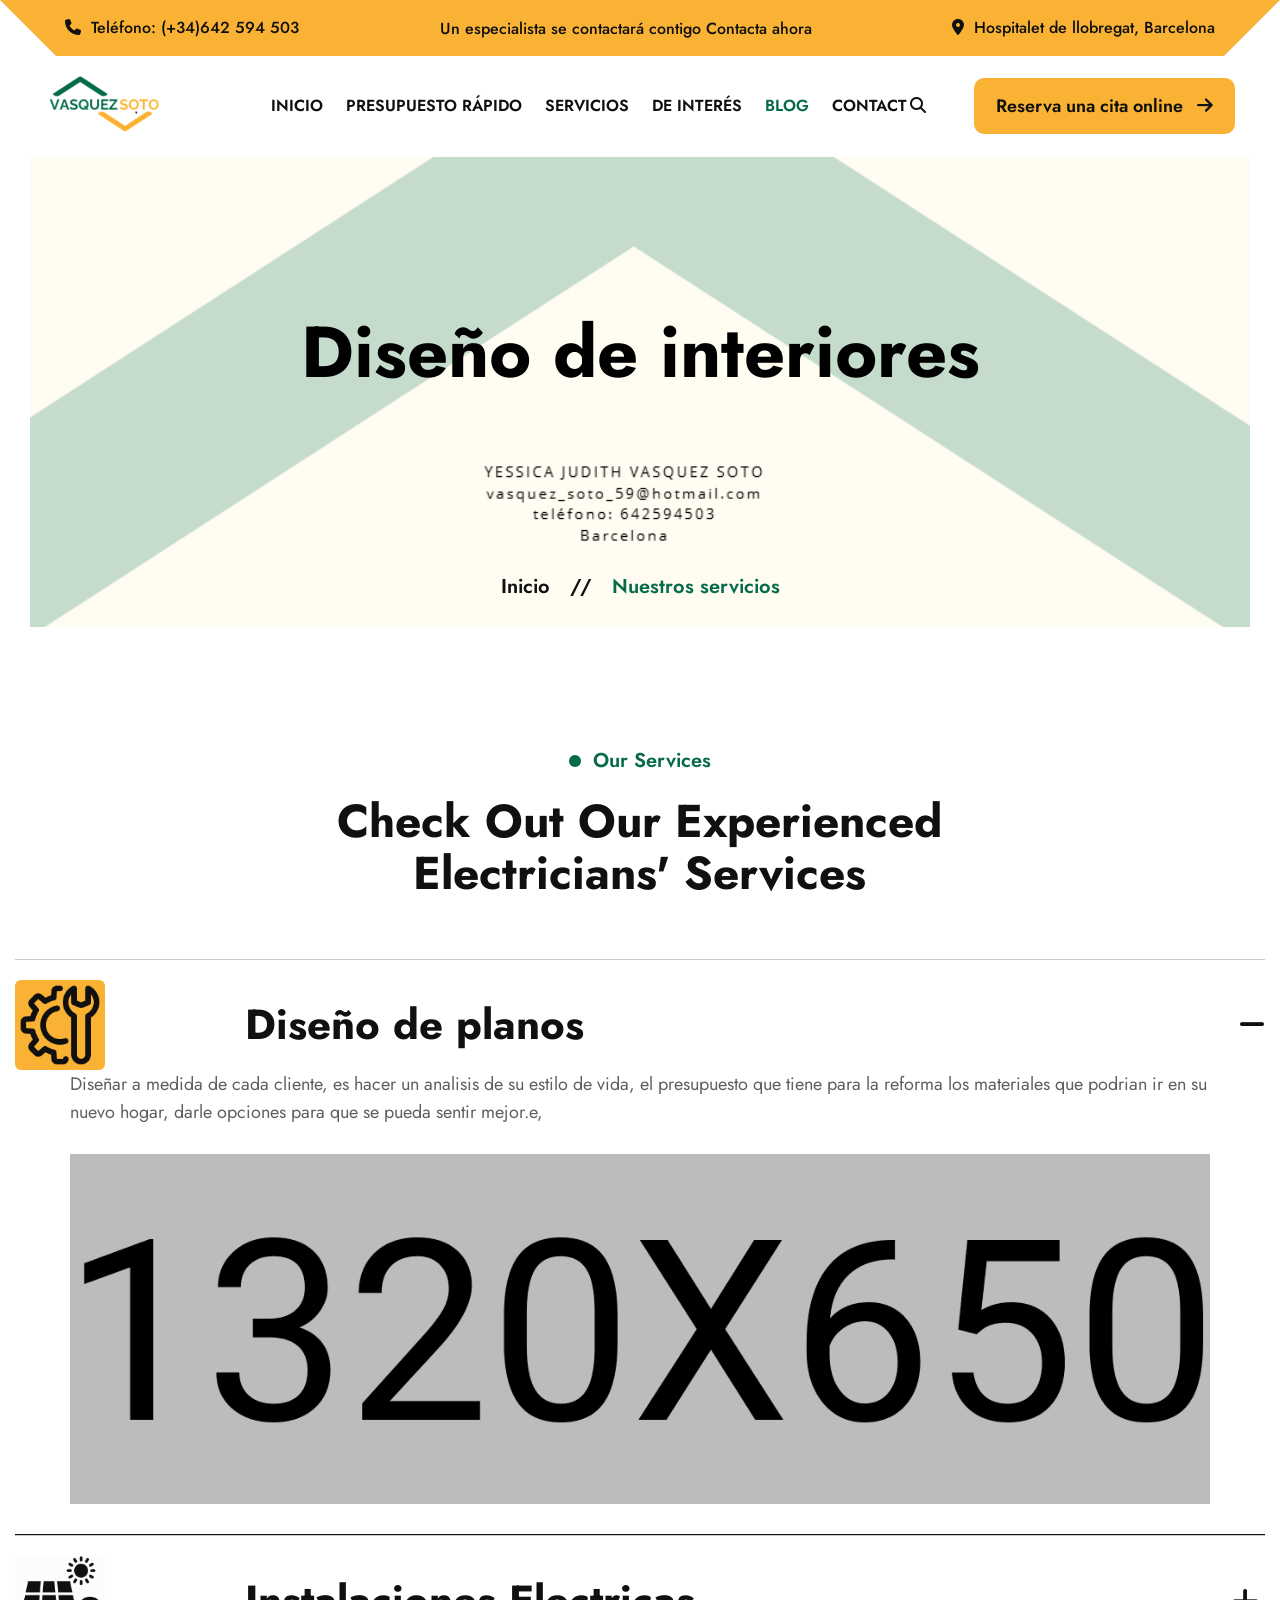
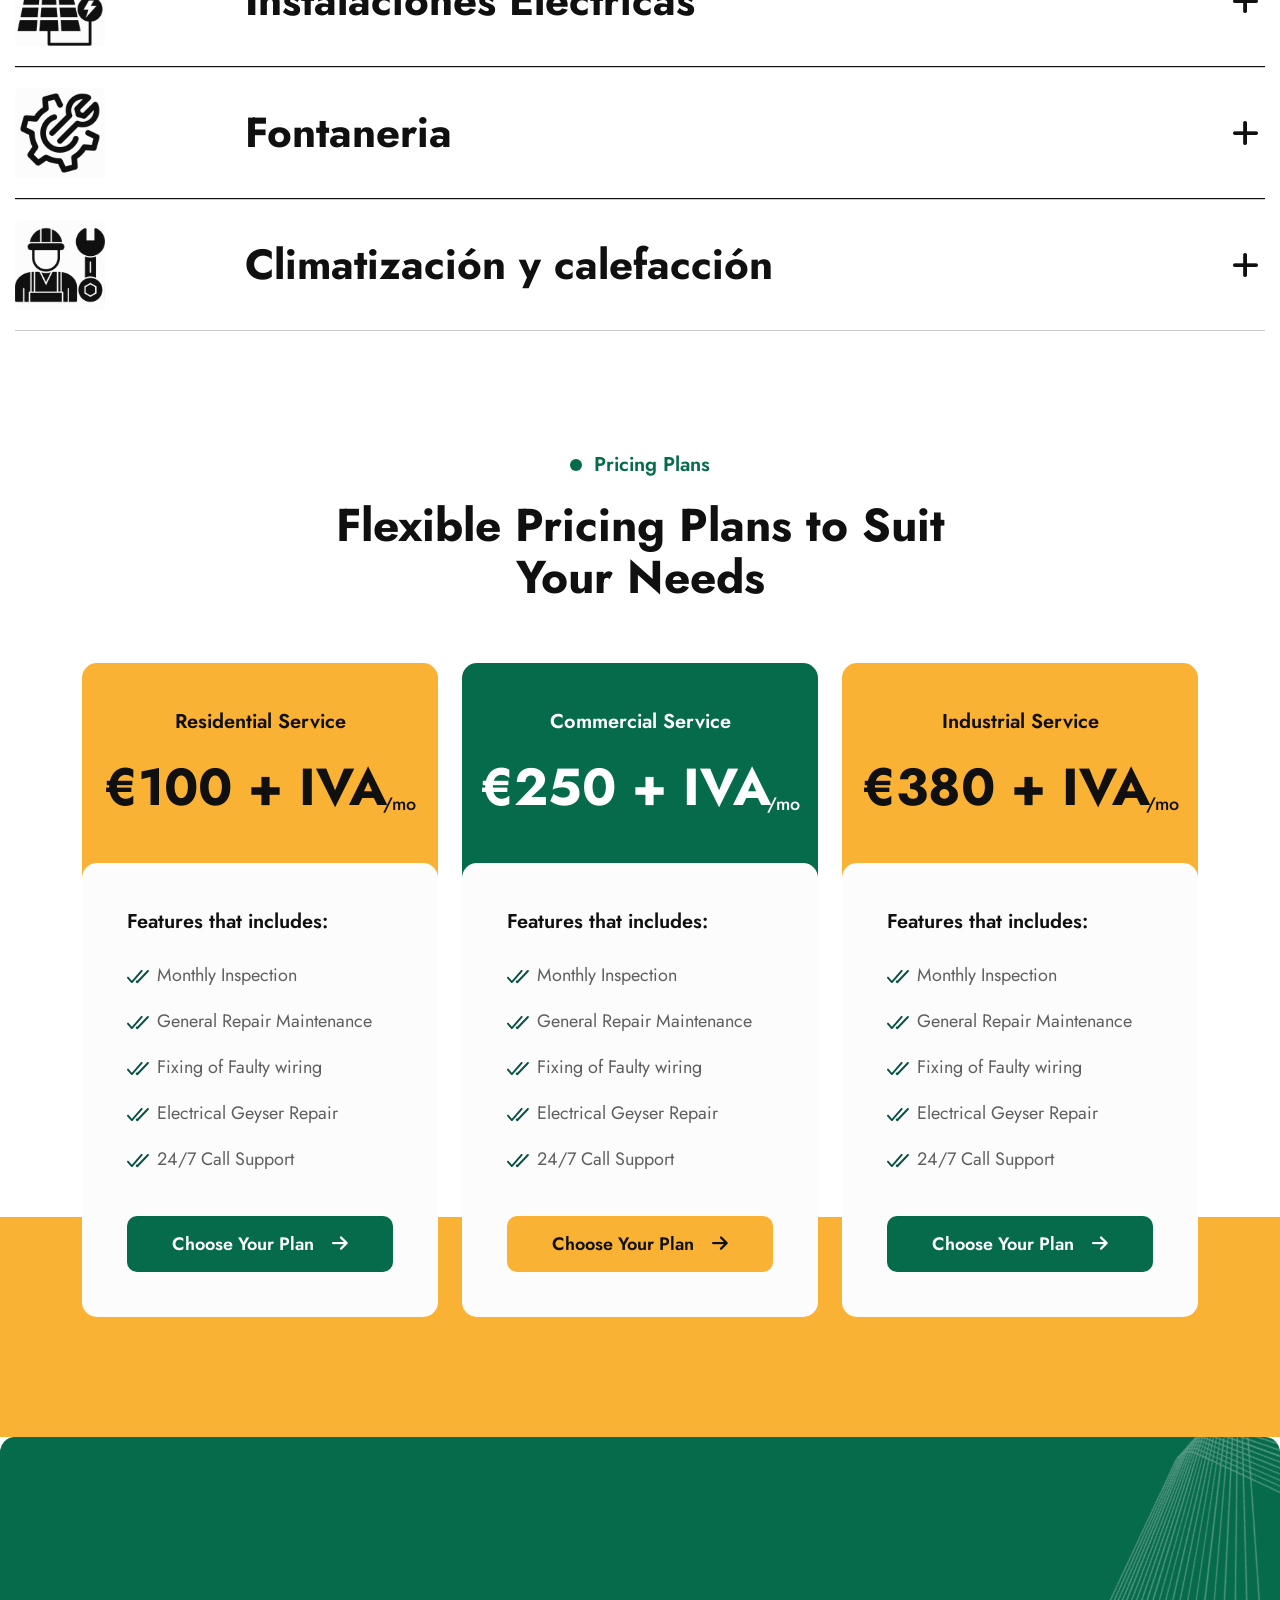
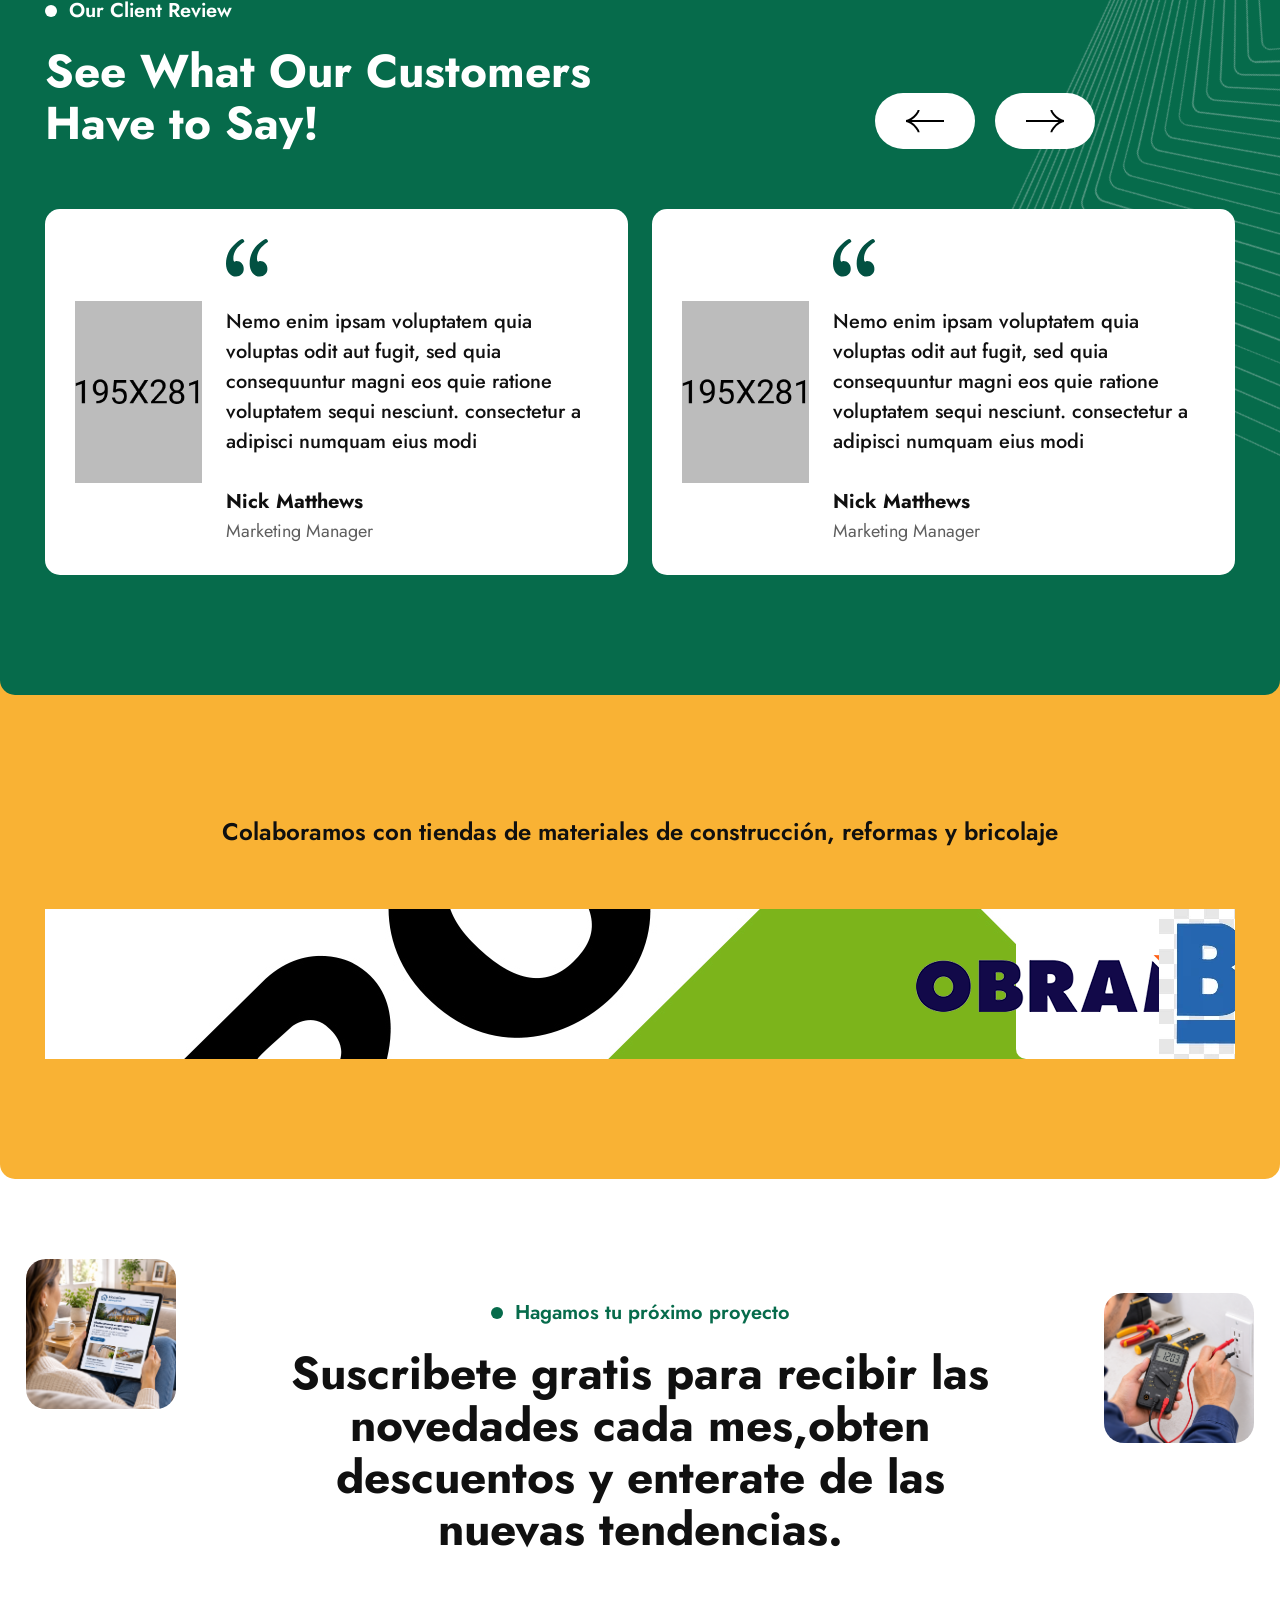
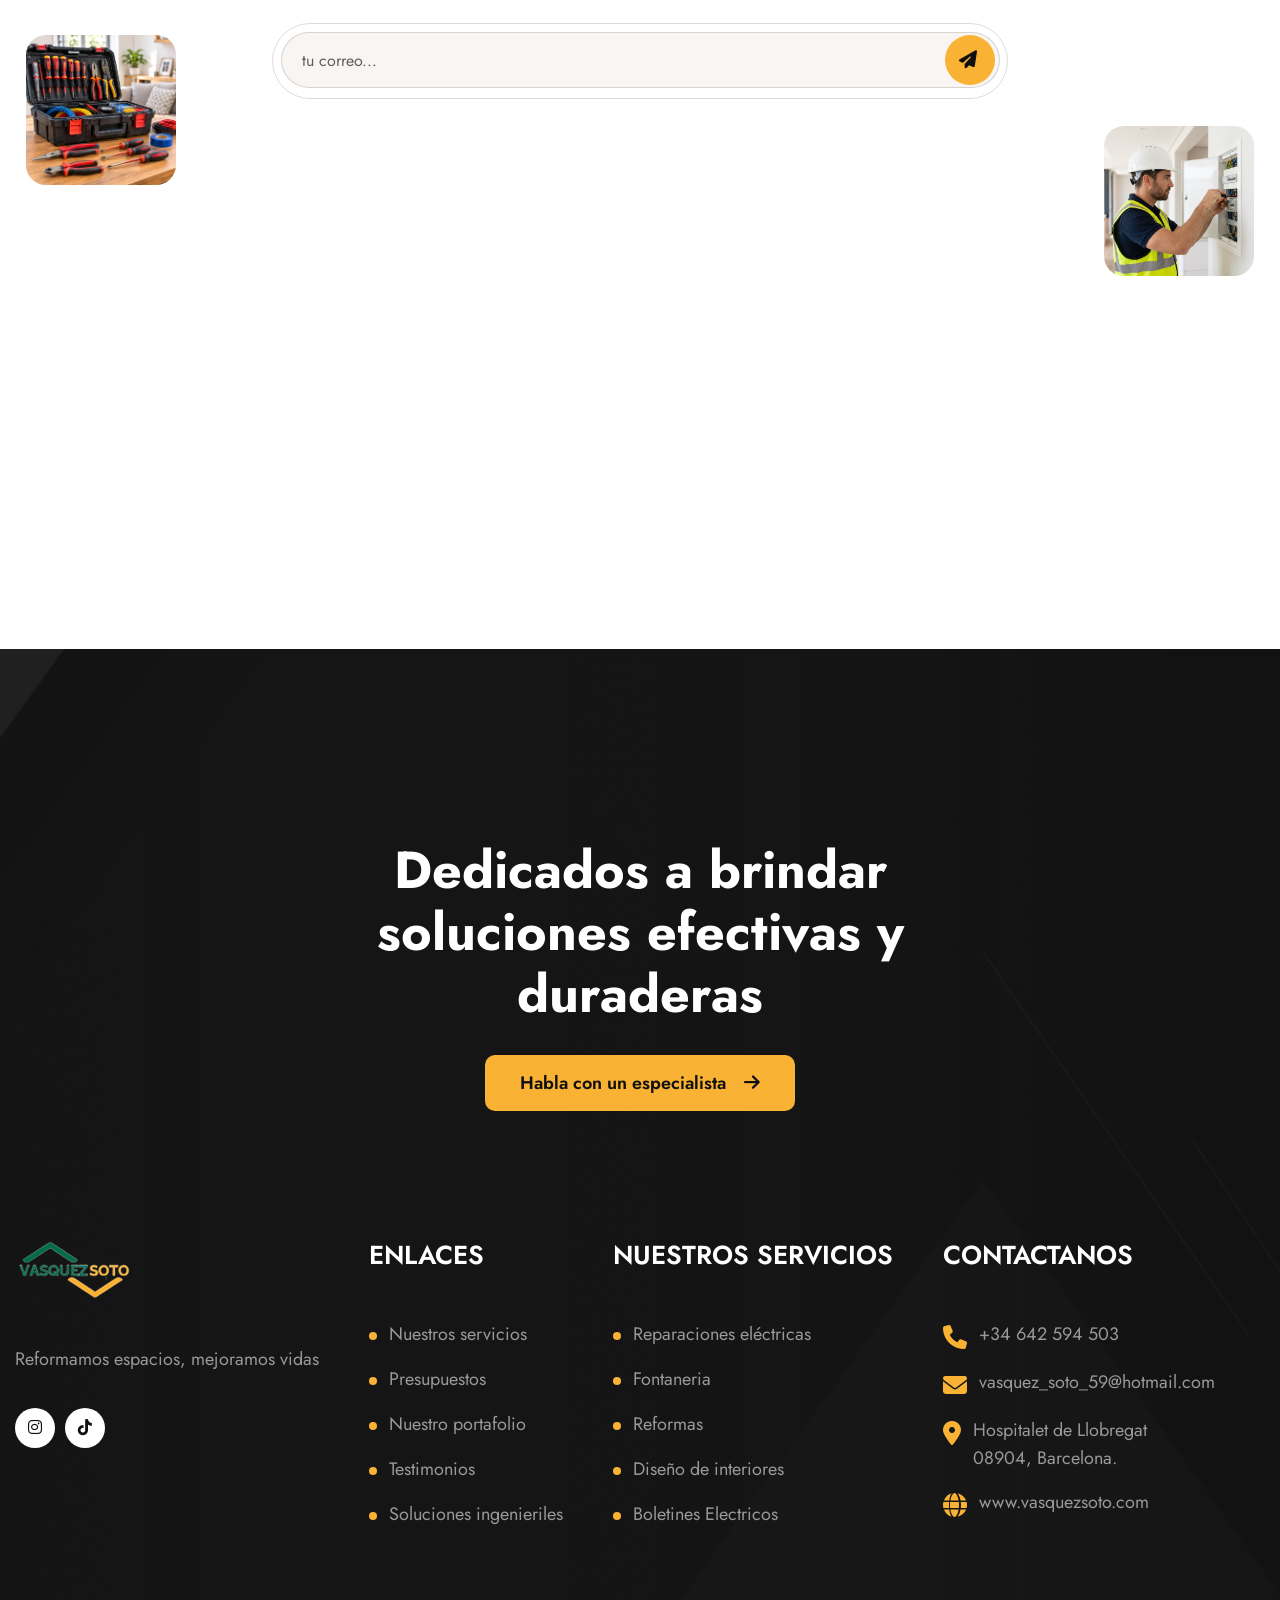
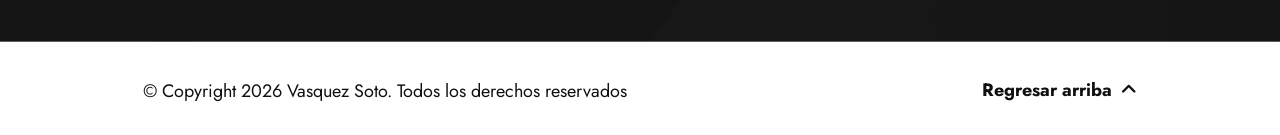
<file: services.html>
<!DOCTYPE html>
<html lang="zxx">

<head>
    <!--=========== Meta Tags ==========-->
    <meta charset="UTF-8">
    <meta http-equiv="X-UA-Compatible" content="IE=edge">
    <meta name="viewport" content="width=device-width, initial-scale=1">
    <meta name="author" content="Rox_Themes">
    <meta name="description" content="Elecfix - Electrical Services HtmlTemplate">
    <!--============= Page title ============ -->
    <title>Diseño de Interiores</title>
    <!--===== Favcion =====-->
    <link rel="shortcut icon" href="assets/images/favicon.png">
    <!--===== Bootstrap min.css =====-->
    <link rel="stylesheet" href="assets/css/bootstrap.min.css">
    <!--===== All Min Css =====-->
    <link rel="stylesheet" href="assets/css/all.min.css">
    <!--===== Animate.css =====-->
    <link rel="stylesheet" href="assets/css/animate.css">
    <!--===== MeanMenu.css =====-->
    <link rel="stylesheet" href="assets/css/meanmenu.css">
    <!--===== Swiper Bundle.css =====-->
    <link rel="stylesheet" href="assets/css/swiper-bundle.min.css">
    <!--===== Magnific Popup.css =====-->
    <link rel="stylesheet" href="assets/css/magnific-popup.css">
    <!--===== Text Splitting.css =====-->
    <link rel="stylesheet" href="assets/css/splitting.css">
    <!--===== Main.css =====-->
    <link rel="stylesheet" href="assets/css/main.css">
    <!--===== WhatsApp Float Button =====-->
    <link rel="stylesheet" href="assets/css/whatsapp-flat.css">
</head>

<body>

    <!--===== Preloader Start =====-->
   <div id="preloader" class="preloader">
        <div class="animation-preloader">
            <div class="txt-loading">
                <span data-text-preloader="V" class="letters-loading">
                    V
                </span>
                <span data-text-preloader="A" class="letters-loading">
                    A
                </span>
                <span data-text-preloader="S" class="letters-loading">
                    S
                </span>
                <span data-text-preloader="Q" class="letters-loading">
                    Q
                </span>
                <span data-text-preloader="U" class="letters-loading">
                    U
                </span>
                <span data-text-preloader="E" class="letters-loading">
                    E
                </span>
                <span data-text-preloader="Z" class="letters-loading">
                    Z
                </span>
                <span data-text-preloader="S" class="letters-loading">
                    S
                </span>
                <span data-text-preloader="O" class="letters-loading">
                    O
                </span>
                <span data-text-preloader="T" class="letters-loading">
                    T
                </span>
                <span data-text-preloader="O" class="letters-loading">
                    O
                </span>
            </div>
            <p class="text-center">Loading</p>
        </div>
        <div class="loader">
            <div class="row">
                <div class="col-3 loader-section section-left">
                    <div class="bg"></div>
                </div>
                <div class="col-3 loader-section section-left">
                    <div class="bg"></div>
                </div>
                <div class="col-3 loader-section section-right">
                    <div class="bg"></div>
                </div>
                <div class="col-3 loader-section section-right">
                    <div class="bg"></div>
                </div>
            </div>
        </div>
    </div>

    <!--===== Mouse Cursor Start =====-->
    <div class="mouse-cursor cursor-outer"></div>
    <div class="mouse-cursor cursor-inner"></div>

    <!--===== Back To Top Start =====-->
    <button id="back-top" class="back-to-top">
        <i class="fa-solid fa-chevron-up"></i>
    </button>

    <!-- search -->
    <div class="search-overlay">
        <div class="d-table">
            <div class="d-table-cell">
                <div class="search-overlay-layer"></div>
                <div class="search-overlay-layer"></div>
                <div class="search-overlay-layer"></div>
                <div class="search-overlay-close">
                    <span class="search-overlay-close-line"></span>
                    <span class="search-overlay-close-line"></span>
                </div>
                <div class="search-overlay-form">
                    <form>
                        <input type="text" class="input-search" placeholder="Search here...">
                        <button type="button"><i class="fas fa-search"></i></button>
                    </form>
                </div>
            </div>
        </div>
    </div>


    <!-- MobileMenu    S T A R T -->
   <div class="global-menu-wrapper onepage-nav">
        <div class="global-menu-area text-center">
            <button class="global-menu-toggle"><i class="fa-solid fa-xmark"></i></button>
            <div class="mobile-logo">
                <a href='#'>
                    <img src="assets/images/logo/logo.png" alt="Vasquez Soto">
                </a>
            </div>
            <nav class="global-mobile-menu">
                <ul>
                    <li class="menu-item-has-children">
                        <a class="active" href='#'>Inicio</a>
                        <ul class="sub-menu">
                            <li><a class="active" href='index.html'>Inicio</a></li>
                            <li><a href='team.html'>Sobre nosotros</a></li>
                        </ul>
                    </li>
                    <li><a href='about.html'>Presupuesto rápido</a></li>
                    <li class="menu-item-has-children">
                        <a href='#'> Servicios </a>
                        <ul class="sub-menu">
                            <li><a href='services.html'>Diseño de interiores</a></li>
                            <li><a href='service-details.html'>Reformas y mantenimientos</a></li>
                        </ul>
                    </li>
                    <li class="menu-item-has-children">
                        <a href='#'> Blog </a>
                        <ul class="sub-menu">
                            <li><a href='blog.html'>Blog</a></li>
                            <li><a href='blog-details.html'>Soluciones ingeniosas</a></li>
                        </ul>
                    </li>
                    <li class="menu-item-has-children">
                        <a href='#'> De interés </a>
                        <ul class="sub-menu">
                            <li><a href='projects.html'>Proyectos</a></li>
                            <li><a href='project-details.html'>Detalle de proyectos</a></li>
                            <li><a href='team.html'>Miembros del equipo</a></li>
                            <li><a href='pricing.html'>Planes de precios</a></li>
                            <li><a href='faq.html'>Para autónomos</a></li>
                            <li><a href='404.html'>¿Dudas?</a></li>
                        </ul>
                    </li>
                    <li><a href='contact.html'>Contacto</a></li>
                </ul>
            </nav>
        </div>
    </div>

    <!-- Header Section    S T A R T -->
    <header class="global-header2 header-layout2">
        <div class="header-top-area">
            <div class="container-1320">
                <div class="header-top-wrapper">
                    <div class="social-content">
                        <ul>
                            <li><a href="tel:+34-642-594-503"><span><i class="fa-solid fa-phone"></i></span>Teléfono:
                                    (+34)642 594 503
                                </a></li>
                        </ul>
                    </div>
                    <div class="content">
                        <p class="header-top-wrapper__text"> Un especialista se contactará contigo <a
                                href="contact.html">Contacta ahora </a>
                        </p>
                    </div>
                    <div class="social-content">
                        <ul>
                            <li><a href="contact.html"><span><i class="fa-solid fa-location-dot"></i></span>Hospitalet de llobregat,
                                    Barcelona</a></li>
                        </ul>
                    </div>
                </div>
            </div>
        </div>
        <div class="sticky-wrapper">
            <!-- Main Menu Area encabezado del menu principal-->
            <div class="container-1600">
                <div class="global-header2-menu-area">
                    <div class="row align-items-center justify-content-between">
                        <div class="col-xl-2 col-2">
                            <div class="header-logo">
                                <a href='#'>
                                    <img src="assets/images/logo/logo.png" alt="Vasquez Soto">
                                </a>
                            </div>
                        </div>
                        <div class="col-xl-7 col-2 text-center">
                            <nav class="global-header2-menu-area-main-menu d-none d-xl-inline-block ">
                                <ul>
                                    <li class="global-header2-menu-item-has-children">
                                        <a href='#'>Inicio</a>
                                        <ul class="sub-menu">
                                            <li><a href='index.html'>Inicio</a></li>
                                            <li><a href='team.html'>Sobre Nosotros</a></li>
                                        </ul>
                                    </li>
                                    <li><a href='about.html'>Presupuesto Rápido</a></li>
                                    <li class="global-header2-menu-item-has-children">
                                        <a href='#'>Servicios</a>
                                        <ul class="sub-menu">
                                            <li><a href='services.html'>Diseño de interiores</a></li>
                                            <li><a href='service-details.html'>Reformas y mantenimientos</a></li>
                                        </ul>
                                    </li>
                                    <li class="global-header2-menu-item-has-children">
                                       <a href='#'> De interés </a>
                                       <ul class="sub-menu">
                                            <li><a href='projects.html'>Proyectos</a></li>
                                            <li><a href='project-details.html'>Detalle de proyectos</a></li>
                                            <li><a href='team.html'>Miembros del equipo</a></li>
                                            <li><a href='pricing.html'>Planes de precios</a></li>
                                            <li><a href='faq.html'>Para autónomos</a></li>
                                            <li><a href='404.html'>¿Dudas?</a></li>
                                        </ul>
                                    </li>
                                    <li class="global-header2-menu-item-has-children">
                                        <a class="active" href='#'> Blog </a>
                                        <ul class="sub-menu">
                                            <li><a href='blog.html'>Blog</a></li>
                                            <li><a class="active" href='blog-details.html'>Soluciones Ingeniosas</a></li>
                                        </ul>
                                    </li>
                                    <li><a href='contact.html'>Contact</a></li>
                                </ul>
                            </nav>
                            <div class="header-button d-xl-none">
                                <button type="button" class="global-menu-toggle sidebar-btn">
                                    <span class="line"></span>
                                    <span class="line"></span>
                                    <span class="line"></span>
                                </button>
                            </div>
                        </div>
                        <div class="col-xl-3 d-none d-xl-block text-end">
                            <div class="global-header2-header-button others-options">
                                <div class="option-item">
                                    <a href="#" class="search-box me-5"><i class="fas fa-search"></i></a>
                                </div>
                                <div class="btn-wrapper">
                                    <a class="theme-btn style2" href="contact.html">Reserva una cita online <i class="fa-solid fa-arrow-right"></i></a>
                                </div>
                            </div>
                        </div>
                    </div>
                </div>
            </div>
        </div>
    </header>

    <!-- Breadcrumb Section  S T A R T -->
    <div id="intro" class="breadcrumb-wrapper bg-img fix"
        style="background-image: url(assets/images/intro/ENCABEZADOS.png);">
        <div class="container">
            <h1 class="breadcrumb-wrapper__title wow fadeInUp" data-wow-delay=".3s"style="color: black;">Diseño de interiores
            </h1>
            <ul class="breadcrumb-wrapper-list">
                <li class="breadcrumb-wrapper-list__item"><a href="index.html">Inicio</a></li>
                <li class="breadcrumb-wrapper-list__item">//</li>
                <li class="breadcrumb-wrapper-list__item active">Nuestros servicios</li>
            </ul>
        </div>
    </div>


    <!-- Diseño de interiores Section S T A R T -->
    <section class="service1 with-bg-color section-padding pb-0 fix">
        <div class="container-1600">
            <div class="row justify-content-center mb-60">
                <div class="col-xxl-6 col-xl-8">
                    <div class="section-title text-center wow fadeInUp" data-wow-delay=".3s">
                        <h6 class="section-title__subtitle">Our Services</h6>
                        <h2 class="section-title__title">Check Out Our Experienced
                            Electricians' Services</h2>
                    </div>
                </div>
            </div>
            <div class="row">
                <div class="col-12">
                    <div class="service1-wrapper">
                        <div class="accordion" id="accordionExample">
                            <div class="global-accordion-item wow fadeInUp" data-wow-delay=".3s">
                                <div class="global-accordion-header">
                                    <div class="global-accordion-button" data-bs-toggle="collapse" role="group"
                                        data-bs-target="#collapseOne" aria-expanded="true" aria-controls="collapseOne">
                                        <div class="question">
                                            <span class="question-icon"><img class="svg-img"
                                                    src="assets/images/service/service-icon1_1.svg" alt="icon"></span>
                                           Diseño de planos
                                        </div>

                                        <span class="icon"><i class="fa-solid fa-plus"></i></span>
                                        <span class="icon2"><i class="fa-solid fa-minus"></i></span>
                                    </div>
                                </div>
                                <div id="collapseOne" class="global-accordion-collapse collapse show"
                                    data-bs-parent="#accordionExample">
                                    <div class="global-accordion-body">
                                        <p>Diseñar a medida de cada cliente, es hacer un analisis de su estilo de vida,
                                            el presupuesto que tiene para la reforma los materiales que podrian ir en su nuevo hogar,
                                            darle opciones para que se pueda sentir mejor.e,</p>
                                        <div class="body-thumb">
                                            <img src="assets/images/service/service-thumb1_1.jpg" alt="thumb">
                                        </div>
                                    </div>
                                </div>
                            </div>

                            <div class="global-accordion-item wow fadeInUp" data-wow-delay=".4s">
                                <div class="global-accordion-header">
                                    <div class="global-accordion-button collapsed" data-bs-toggle="collapse"
                                        role="group" data-bs-target="#collapseTwo" aria-expanded="true"
                                        aria-controls="collapseTwo">
                                        <div class="question">
                                            <span class="question-icon"><img class="svg-img"
                                                    src="assets/images/service/service-icon1_2.svg" alt="icon"></span>
                                            Instalaciones Electricas
                                        </div>

                                        <span class="icon"><i class="fa-solid fa-plus"></i></span>
                                        <span class="icon2"><i class="fa-solid fa-minus"></i></span>
                                    </div>
                                </div>
                                <div id="collapseTwo" class="global-accordion-collapse collapse"
                                    data-bs-parent="#accordionExample">
                                    <div class="global-accordion-body">
                                        <p>Las instalcianos electricas se hacen con un profesional cualificado,
                                            en nuestro equipo tenemos profesionales con mas de 15 años de experiencia
                                            Si tienes planeado cambiar la potencia, darte de alta, o cambiar de titular estas con las personas correctas</p>
                                        <div class="body-thumb">
                                            <img src="assets/images/service/service-thumb1_1.jpg" alt="thumb">
                                        </div>
                                    </div>
                                </div>
                            </div>

                            <div class="global-accordion-item wow fadeInUp" data-wow-delay=".5s">
                                <div class="global-accordion-header">
                                    <div class="global-accordion-button collapsed" data-bs-toggle="collapse"
                                        role="group" data-bs-target="#collapseThree" aria-expanded="true"
                                        aria-controls="collapseThree">
                                        <div class="question">
                                            <span class="question-icon"><img class="svg-img"
                                                    src="assets/images/service/service-icon1_3.svg"
                                                    alt="icon"></span>Fontaneria
                                        </div>

                                        <span class="icon"><i class="fa-solid fa-plus"></i></span>
                                        <span class="icon2"><i class="fa-solid fa-minus"></i></span>
                                    </div>
                                </div>
                                <div id="collapseThree" class="global-accordion-collapse collapse"
                                    data-bs-parent="#accordionExample">
                                    <div class="global-accordion-body">
                                        <p>Los sistemas de agua fría, caliente y saneamiento se distribuyen por la vivienda mediante
                                            tuberías específicas que parten de la acometida y llegan a cada punto de consumo. Se emplean materiales como cobre,
                                            CPVC, PEX, PVC o polipropileno, cada uno con límites de temperatura y usos concretos.
                                            Los problemas más comunes incluyen corrosión, cal, condensación y pendientes incorrectas, 
                                            que se solucionan con aislamiento, descalcificación y purgadores.</p>
                                        <div class="body-thumb">
                                            <img src="assets/images/service/service-thumb1_1.jpg" alt="thumb">
                                        </div>
                                    </div>
                                </div>
                            </div>

                            <div class="global-accordion-item wow fadeInUp" data-wow-delay=".6s">
                                <div class="global-accordion-header">
                                    <div class="global-accordion-button collapsed" data-bs-toggle="collapse"
                                        role="group" data-bs-target="#collapseFour" aria-expanded="true"
                                        aria-controls="collapseFour">
                                        <div class="question">
                                            <span class="question-icon"><img class="svg-img"
                                                    src="assets/images/service/service-icon1_4.svg"
                                                    alt="icon"></span>Climatización y calefacción
                                        </div>

                                        <span class="icon"><i class="fa-solid fa-plus"></i></span>
                                        <span class="icon2"><i class="fa-solid fa-minus"></i></span>
                                    </div>
                                </div>
                                <div id="collapseFour" class="global-accordion-collapse collapse"
                                    data-bs-parent="#accordionExample">
                                    <div class="global-accordion-body">
                                        <p>Tenemos la certificación de climatización, te orientamos en el tamaño y marca del equipo que
                                            más te conviene a tus necesidades. Instalamos aires acondicionados, calderas y tanques de agua
                                            electricos, también soldamos en cobre. No esperes a última hora</p>
                                        <div class="body-thumb">
                                            <img src="assets/images/service/service-thumb1_1.jpg" alt="thumb">
                                        </div>
                                    </div>
                                </div>
                            </div>
                        </div>
                    </div>
                </div>
            </div>
        </div>
    </section>


    <!-- Price Section S T A R T -->
    <section class="price1 without-after section-padding fix">
        <div class="container">
            <div class="row justify-content-center mb-60">
                <div class="col-lg-7">
                    <div class="section-title text-center wow fadeInUp" data-wow-delay=".3s">
                        <h6 class="section-title__subtitle">Pricing Plans</h6>
                        <h2 class="section-title__title">Flexible Pricing Plans to Suit
                            Your Needs</h2>
                    </div>
                </div>
            </div>
            <div class="row">
                <div class="col-xl-4 col-md-6">
                    <div class="price1-card wow fadeInUp" data-wow-delay=".3s">
                        <div class="price1-card__top">
                            <h6 class="price1-card__top-text">Residential Service</h6>
                            <h3 class="price1-card__top-price">€100 + IVA <sub>/mo</sub></h3>
                        </div>
                        <div class="price1-card__feature">
                            <h4 class="price1-card__feature-title">Features that includes:</h4>
                            <ul class="price1-card__feature-list">
                                <li><span><img src="assets/images/icon/green-check.svg" alt="icon"></span>Monthly
                                    Inspection</li>
                                <li><span><img src="assets/images/icon/green-check.svg" alt="icon"></span>General Repair
                                    Maintenance</li>
                                <li><span><img src="assets/images/icon/green-check.svg" alt="icon"></span>Fixing of
                                    Faulty wiring</li>
                                <li><span><img src="assets/images/icon/green-check.svg" alt="icon"></span>Electrical
                                    Geyser Repair</li>
                                <li><span><img src="assets/images/icon/green-check.svg" alt="icon"></span>24/7 Call
                                    Support</li>
                            </ul>
                            <div class="price1-card__btn-wrapper">
                                <a class="price1-card__btn theme-btn style1" href="#!">Choose Your Plan <i class="fa-solid fa-arrow-right"></i></a>
                            </div>
                        </div>
                    </div>
                </div>
                <div class="col-xl-4 col-md-6">
                    <div class="price1-card hightlight-card wow fadeInUp" data-wow-delay=".5s">
                        <div class="price1-card__top">
                            <h6 class="price1-card__top-text text-white">Commercial Service</h6>
                            <h3 class="price1-card__top-price text-white">€250 + IVA <sub class="text-white">/mo</sub></h3>
                        </div>
                        <div class="price1-card__feature">
                            <h4 class="price1-card__feature-title">Features that includes:</h4>
                            <ul class="price1-card__feature-list">
                                <li><span><img src="assets/images/icon/green-check.svg" alt="icon"></span>Monthly
                                    Inspection</li>
                                <li><span><img src="assets/images/icon/green-check.svg" alt="icon"></span>General Repair
                                    Maintenance</li>
                                <li><span><img src="assets/images/icon/green-check.svg" alt="icon"></span>Fixing of
                                    Faulty wiring</li>
                                <li><span><img src="assets/images/icon/green-check.svg" alt="icon"></span>Electrical
                                    Geyser Repair</li>
                                <li><span><img src="assets/images/icon/green-check.svg" alt="icon"></span>24/7 Call
                                    Support</li>
                            </ul>
                            <div class="price1-card__btn-wrapper">
                                <a class="price1-card__btn theme-btn style2" href="#!">Choose Your Plan <i class="fa-solid fa-arrow-right"></i></a>
                            </div>
                        </div>
                    </div>
                </div>
                <div class="col-xl-4 col-md-6">
                    <div class="price1-card wow fadeInUp" data-wow-delay=".7s">
                        <div class="price1-card__top">
                            <h6 class="price1-card__top-text">Industrial Service</h6>
                            <h3 class="price1-card__top-price"> €380 + IVA <sub>/mo</sub></h3>
                        </div>
                        <div class="price1-card__feature">
                            <h4 class="price1-card__feature-title">Features that includes:</h4>
                            <ul class="price1-card__feature-list">
                                <li><span><img src="assets/images/icon/green-check.svg" alt="icon"></span>Monthly
                                    Inspection</li>
                                <li><span><img src="assets/images/icon/green-check.svg" alt="icon"></span>General Repair
                                    Maintenance</li>
                                <li><span><img src="assets/images/icon/green-check.svg" alt="icon"></span>Fixing of
                                    Faulty wiring</li>
                                <li><span><img src="assets/images/icon/green-check.svg" alt="icon"></span>Electrical
                                    Geyser Repair</li>
                                <li><span><img src="assets/images/icon/green-check.svg" alt="icon"></span>24/7 Call
                                    Support</li>
                            </ul>
                            <div class="price1-card__btn-wrapper">
                                <a class="price1-card__btn theme-btn style1" href="#!">Choose Your Plan <i class="fa-solid fa-arrow-right"></i></a>
                            </div>
                        </div>
                    </div>
                </div>
            </div>
        </div>
    </section>

    <!-- Testimonial Section S T A R T -->
    <section class="testimonial2 fix slider-nav-area">
        <div class="container-1600">
            <div class="row align-items-end">
                <div class="col-xxl-6 col-md-8">
                    <div class="section-title wow fadeInUp" data-wow-delay=".3s">
                        <h6 class="section-title__subtitle text-white">Our Client Review</h6>
                        <h2 class="section-title__title text-white">See What Our Customers <br>
                            Have to Say!</h2>

                    </div>
                </div>
                <div class="col-xxl-6 col-md-4">
                    <div class="swiper-arrow">
                        <div class="swiper-nav swiper-next"><img class="svg-img"
                                src="assets/images/icon/white-arrow-left.svg" alt="arrow">
                        </div>
                        <div class="swiper-nav swiper-prev"><img class="svg-img"
                                src="assets/images/icon/white-arrow-right.svg" alt="arrow"></div>
                    </div>
                </div>
            </div>
            <div class="testimonial2-content">
                <div class="swiper testimonial2-slider">
                    <div class="swiper-wrapper">
                        <div class="swiper-slide ">
                            <div class="testimonial2-card">
                                <div class="testimonial2-card__thumb">
                                    <img src="assets/images/testimonial/testi-thumb2_1.jpg" alt="thumb">
                                </div>
                                <div class="testimonial2-card-content">
                                    <div class="testimonial2-card-content__quote">
                                        <img src="assets/images/icon/testi-quote2.svg" alt="Icon">
                                    </div>
                                    <p class="testimonial2-card-content__text">Nemo enim ipsam voluptatem quia voluptas
                                        odit aut fugit, sed quia consequuntur magni eos quie ratione voluptatem sequi
                                        nesciunt. consectetur a adipisci numquam eius modi</p>
                                    <div class="testimonial2-card-content__auth">
                                        <h6 class="testimonial2-card-content__auth-name">Nick Matthews</h6>
                                        <p class="testimonial2-card-content__auth-title">Marketing Manager</p>
                                    </div>
                                </div>
                            </div>
                        </div>
                        <div class="swiper-slide ">
                            <div class="testimonial2-card">
                                <div class="testimonial2-card__thumb">
                                    <img src="assets/images/testimonial/testi-thumb2_2.jpg" alt="thumb">
                                </div>
                                <div class="testimonial2-card-content">
                                    <div class="testimonial2-card-content__quote">
                                        <img src="assets/images/icon/testi-quote2.svg" alt="Icon">
                                    </div>
                                    <p class="testimonial2-card-content__text">Nemo enim ipsam voluptatem quia voluptas
                                        odit aut fugit, sed quia consequuntur magni eos quie ratione voluptatem sequi
                                        nesciunt. consectetur a adipisci numquam eius modi</p>
                                    <div class="testimonial2-card-content__auth">
                                        <h6 class="testimonial2-card-content__auth-name">Nick Matthews</h6>
                                        <p class="testimonial2-card-content__auth-title">Marketing Manager</p>
                                    </div>
                                </div>
                            </div>
                        </div>
                    </div>
                </div>
            </div>
        </div>
        <div class="testimonial2__shape">
            <img src="assets/images/testimonial/testi-shape2_1.png" alt="shape">
        </div>
    </section>

    <!-- Brand Section S T A R T -->
    <section class="brand2 fix">
        <div class="container-1600">
            <div class="row">
                <div class="col-12">
                    <h5 class="brand2-title wow fadeInUp" data-wow-delay=".3s">Colaboramos con tiendas de materiales de construcción, reformas y bricolaje</h5>
                    <div class="brand2-slider-wrapper">
                        <div class="swiper brand2-slider">
                            <div class="swiper-wrapper">
                                <div class="swiper-slide ">
                                    <div class="brand2-item">
                                        <a href="#!"><img src="assets/images/brand/brand2_1.png" alt="logo"></a>
                                    </div>
                                </div>
                                <div class="swiper-slide ">
                                    <div class="brand2-item">
                                        <a href="#!"><img src="assets/images/brand/ikea.png" alt="logo"></a>
                                    </div>
                                </div>
                                <div class="swiper-slide ">
                                    <div class="brand2-item">
                                        <a href="#!"><img src="assets/images/brand/kivik.jpg" alt="logo"></a>
                                    </div>
                                </div>
                                <div class="swiper-slide ">
                                    <div class="brand2-item">
                                        <a href="#!"><img src="assets/images/brand/leroy.jpg" alt="logo"></a>
                                    </div>
                                </div>
                                <div class="swiper-slide ">
                                    <div class="brand2-item">
                                        <a href="#!"><img src="assets/images/brand/obramat.png" alt="logo"></a>
                                    </div>
                                </div>
                                <div class="swiper-slide ">
                                    <div class="brand2-item">
                                        <a href="#!"><img src="assets/images/brand/bigmat.jpg" alt="logo"></a>
                                    </div>
                                </div>
                            </div>
                        </div>
                    </div>
                </div>
            </div>
        </div>
    </section>

    <!-- Subscribe Section S T A R T -->
    <section class="subscribe section-padding fix">
        <div class="container">
            <div class="row justify-content-center">
                <div class="col-lg-8">
                    <div class="subscribe-wrapper">
                        <div class="section-title text-center wow fadeInUp" data-wow-delay=".3s">
                            <h6 class="section-title__subtitle">Hagamos tu próximo proyecto</h6>
                            <h2 class="section-title__title">Suscribete gratis para recibir las novedades
                                cada mes,obten descuentos  y enterate de las nuevas tendencias.</h2>
                        </div>
                        <div class="subscribe-input">
                            <input class="form-control" type="email" placeholder="tu correo...">
                            <button class="theme-btn style2" type="submit"><i
                                    class="fa-sharp fa-solid fa-paper-plane"></i></button>
                        </div>
                    </div>
                </div>
            </div>
            <div class="subscribe-thumb1">
                <img src="assets/images/subscribe/1.png" alt="thumb">
            </div>
            <div class="subscribe-thumb2">
                <img src="assets/images/subscribe/2.png" alt="thumb">
            </div>
            <div class="subscribe-thumb3">
                <img src="assets/images/subscribe/3.png" alt="thumb">
            </div>
            <div class="subscribe-thumb4">
                <img src="assets/images/subscribe/4.jpg" alt="thumb">
            </div>
        </div>
    </section>

    <!--===== Footer Section  S T A R T =====-->
   <section class="footer1 fix  bg-img" style="background-image: url(assets/images/footer/footer-bg.png);">
        <div class="container">
            <div class="footer1-top wow fadeInUp" data-wow-delay=".3s">
                <h3 class="footer1-top__title">
                    Dedicados a brindar soluciones
                    efectivas y duraderas </h3>
                <div class="footer1-top__btn-wrapper">
                    <a class="price1-card__btn theme-btn style2" href="#!">Habla con un especialista <i
                            class="fa-solid fa-arrow-right"></i></a>
                </div>
            </div>
        </div>
        <div class="container-1600" >
            <div class="row justify-content-between">
                <div class="col-auto wow fadeInUp" data-wow-delay=".3s">
                    <div class="footer1-widget__item">
                        <div class="footer1-widget__item-logo">
                            <a href="index.html"><img src="assets/images/logo/logo.png" alt="logo"></a>
                        </div>
                        <p class="footer1-widget__item-text">Reformamos espacios, mejoramos vidas</p>
                        <ul class="footer1-widget__item-social">
                            <li><a href="https://www.instagram.com/vasquezsoto59?igsh=MWsxdWk2OHgzanVmNg==" target="_blank"><i class="fa-brands fa-instagram"></i></a></li>
                            <li><a href="https://www.tiktok.com/@yessicavasquezsoto?_r=1&_t=ZS-95Jv6vxABAw" target="_blank"><i class="fa-brands fa-tiktok"></i></a></li>
                        </ul>
                    </div>
                </div>
                <div class="col-auto wow fadeInUp" data-wow-delay=".5s">
                    <div class="footer1-widget__item">
                        <h3 class="footer1-widget__item-title">ENLACES</h3>
                        <ul class="footer1-widget__item-list">
                            <li><a href="services.html"> Nuestros servicios</a></li>
                            <li><a href="about.html"> Presupuestos</a></li>
                            <li><a href="projects.html"> Nuestro portafolio</a></li>
                            <li><a href="#"> Testimonios</a></li>
                            <li><a href="blog-details.html">Soluciones ingenieriles</a></li>
                        </ul>
                    </div>
                </div>
                <div class="col-auto wow fadeInUp" data-wow-delay=".6s">
                    <div class="footer1-widget__item">
                        <h3 class="footer1-widget__item-title">NUESTROS SERVICIOS</h3>
                        <ul class="footer1-widget__item-list">
                            <li><a href="service-details.html"> Reparaciones eléctricas</a></li>
                            <li><a href="service-details.html">Fontaneria</a></li>
                            <li><a href="service-details.html"> Reformas</a></li>
                            <li><a href="service-details.html"> Diseño de interiores</a></li>
                            <li><a href="service-details.html">Boletines Electricos </a></li>
                        </ul>
                    </div>
                </div>
                <div class="col-auto wow fadeInUp" data-wow-delay=".7s">
                    <div class="footer1-widget__item style2">
                        <h3 class="footer1-widget__item-title">CONTACTANOS</h3>
                        <ul class="footer1-widget__item-list">
                            <li><span><i class="fa-solid fa-phone"></i></span> <a href="tel:+34-642-594-503"> +34 642 594
                                    503</a></li>
                            <li><span><i class="fa-solid fa-envelope"></i></span><a
                                    href="mailto:contactinfo@gmail.com">vasquez_soto_59@hotmail.com</a></li>
                            <li><span><i class="fa-solid fa-location-dot"></i></span><a href="contact.html"> 
                                   Hospitalet de Llobregat <br>
                                    08904, Barcelona.</a></li>
                            <li><span><i class="fa-solid fa-globe"></i></span> <a href="#"> www.vasquezsoto.com</a></li>
                        </ul>
                    </div>
                </div>
                <div class="col-auto wow fadeInUp" data-wow-delay=".8s">
                    <div class="footer1-widget__item">
                    </div>
                </div>
            </div>
            <div class="footer1-bottom wow fadeInUp" data-wow-delay=".3s">
                <div class="container-1600">
                    <div class="footer1-bottom-item d-flex align-items-center justify-content-between g-4">
                        <p class="footer1-bottom-item__text">© Copyright 2026 Vasquez Soto.
                            Todos los derechos reservados</p>
                        <div class="footer1-bottom-item__top-link">
                            <a href="#intro">Regresar arriba <span><i class="fa-solid fa-angle-up"></i></span></a>
                        </div>
                    </div>
                </div>
            </div>
        </div>

    </section>

    <!--===== jQuery (Required before all plugins) =====-->
    <script src="assets/js/jquery-3.7.1.min.js"></script>
    <!--===== Bootstrap Js =====-->
    <script src="assets/js/bootstrap.bundle.min.js"></script>
    <!--===== Waypoints Js (Required for CounterUp) =====-->
    <script src="assets/js/jquery.waypoints.js"></script>
    <!--===== CounterUp Js (Depends on jQuery & Waypoints) =====-->
    <script src="assets/js/jquery.counterup.min.js"></script>
    <!--===== Viewport Js (If needed) =====-->
    <script src="assets/js/viewport.jquery.js"></script>
    <!--===== Tilt Js =====-->
    <script src="assets/js/tilt.min.js"></script>
    <!--===== Splitting Animation Js =====-->
    <script src="assets/js/splitting.js"></script>
    <!--===== Swiper Slider Js =====-->
    <script src="assets/js/swiper-bundle.min.js"></script>
    <!--===== Magnific Js =====-->
    <script src="assets/js/magnific-popup.min.js"></script>
    <!--===== MeanMenu Js =====-->
    <script src="assets/js/jquery.meanmenu.min.js"></script>
    <!--===== Wow Animation Js =====-->
    <script src="assets/js/wow.min.js"></script>
    <!--===== Main.js =====-->
    <script src="assets/js/main.js"></script>
</body>

</html>
</file>
<file: assets/css/splitting.css>
/* Recommended styles for Splitting */
.splitting .word,
.splitting .char {
  display: inline-block;
}

/* Psuedo-element chars */
.splitting .char {
  position: relative;
}

/**
 * Populate the psuedo elements with the character to allow for expanded effects
 * Set to `display: none` by default; just add `display: block` when you want
 * to use the psuedo elements
 */
.splitting .char::before,
.splitting .char::after {
  content: attr(data-char);
  position: absolute;
  top: 0;
  left: 0;
  visibility: hidden;
  transition: inherit;
  user-select: none;
}

/* Expanded CSS Variables */

.splitting {
  /* The center word index */
  --word-center: calc((var(--word-total) - 1) / 2);

  /* The center character index */
  --char-center: calc((var(--char-total) - 1) / 2);

  /* The center character index */
  --line-center: calc((var(--line-total) - 1) / 2);
}

.splitting .word {
  /* Pecent (0-1) of the word's position */
  --word-percent: calc(var(--word-index) / var(--word-total));

  /* Pecent (0-1) of the line's position */
  --line-percent: calc(var(--line-index) / var(--line-total));
}

.splitting .char {
  /* Percent (0-1) of the char's position */
  --char-percent: calc(var(--char-index) / var(--char-total));

  /* Offset from center, positive & negative */
  --char-offset: calc(var(--char-index) - var(--char-center));

  /* Absolute distance from center, only positive */
  --distance: calc(
     (var(--char-offset) * var(--char-offset)) / var(--char-center)
  );

  /* Distance from center where -1 is the far left, 0 is center, 1 is far right */
  --distance-sine: calc(var(--char-offset) / var(--char-center));

  /* Distance from center where 1 is far left/far right, 0 is center */
  --distance-percent: calc((var(--distance) / var(--char-center)));
}





.splitting.cells img { width: 100%; display: block; }

@supports ( display: grid ) {
  .splitting.cells {
    position: relative;
    overflow: hidden;
    background-size: cover;
    visibility: hidden;
  }

  .splitting .cell-grid {
    background: inherit;
    position: absolute;
    top: 0; 
    left: 0; 
    width: 100%; 
    height: 100%;
    display: grid;
    grid-template: repeat( var(--row-total), 1fr ) / repeat( var(--col-total), 1fr );
  }

  .splitting .cell {
    background: inherit;
    position: relative;
    overflow: hidden;
  }

  .splitting .cell-inner {
    background: inherit;
    position: absolute;
    visibility: visible;
    /* Size to fit the whole container size */
    width: calc(100% * var(--col-total));
    height: calc(100% * var(--row-total));
    /* Position properly */
    left: calc(-100% * var(--col-index));
    top: calc(-100% * var(--row-index));
  }

  /* Helper variables for advanced effects */
  .splitting .cell {
    --center-x: calc((var(--col-total) - 1) / 2);
    --center-y: calc((var(--row-total) - 1) / 2);

    /* Offset from center, positive & negative */
    --offset-x: calc(var(--col-index) - var(--center-x));
    --offset-y: calc(var(--row-index) - var(--center-y));

    /* Absolute distance from center, only positive */
    --distance-x: calc( (var(--offset-x) * var(--offset-x)) / var(--center-x) );

    /* Absolute distance from center, only positive */
    --distance-y: calc( (var(--offset-y) * var(--offset-y)) / var(--center-y) );
  }
}
</file>
<file: assets/css/main.css>
/*-----------------------------------------------------------------
Theme Name: Elecfix
Author: Rox_Themes
Author URI: https://themeforest.net/user/rox_themes/portfolio
Version: 1.0.0 
Description: Elecfix - Electrical Services HtmlTemplate

-------------------------------------------------------------------
 CSS TABLE OF CONTENTS
-------------------------------------------------------------------
1.Common
2.Header
3.Intro
4.About
5.Feature
6.Services
7.Testimonial
8.Contact
9.Project
10.Work Process
11.Price
12.Blog
13.Why Choose
14.Brand
15.Team
16.FAQ
17.Cta
18.Service Details
19.Project Details
20.Contact
21.Error 
22.Footer
------------------------------------------------------------------*/
/* 1.Common */
/* --------------------------------------------
    Template Default Fonts & Fonts Styles
 ---------------------------------------------- */
@import url("https://fonts.googleapis.com/css2?family=Jost:ital,wght@0,100..900;1,100..900&display=swap");
/*----------------------------------------------
    # All Variables here
----------------------------------------------*/
:root {
  --body: #ffffff;
  --black: #000;
  --white: #fff;
  --theme: #F9B234;
  --green: #066B4B;
  --title: #101010;
  --text: #5F5F5F;
  --bg: #FCFCFC;
  --theme2: #1A202C;
  --border: #EEF1F1;
  --gray1: #D1D1D1;
  --orange1:#E8E109;
  --border-2: #D4DCED;
  --box-shadow: 0px 4px 25px 0px rgba(0, 0, 0, 0.06);
  --icon-font: "Font Awesome 6 Pro";
}

body {
  font-family: "Jost", serif;
  font-size: 16px;
  font-weight: normal;
  line-height: 28px;
  color: var(--text);
  background-color: var(--white);
  padding: 0;
  margin: 0;
  overflow-x: hidden;
}

ul {
  padding: 0;
  margin: 0;
  list-style: none;
}

button {
  border: none;
  background-color: transparent;
  padding: 0;
}

input:focus {
  color: var(--text);
  outline: none;
}

input::placeholder {
  color: #767771;
}

h1,
h2,
h3,
h4,
h5,
h6 {
  font-family: "Jost", serif;
  margin: 0px;
  padding: 0;
  color: var(--title);
  transition: all 0.4s ease-in-out;
}

h1 {
  font-size: 90px;
  font-weight: 700;
  line-height: 100px;
}
@media (max-width: 1399px) {
  h1 {
    font-size: 55px;
  }
}
@media (max-width: 767px) {
  h1 {
    font-size: 55px;
    line-height: 70px;
  }
}

h2 {
  font-family: "Jost", serif;
  font-size: 70px;
  line-height: 124%;
  font-weight: 700;
}
@media (max-width: 767px) {
  h2 {
    font-size: 55px;
  }
}
@media (max-width: 575px) {
  h2 {
    font-size: 43px;
  }
}

h3 {
  font-family: "Jost", serif;
  font-size: 48px;
  font-weight: 700;
  line-height: 122%;
}
@media (max-width: 1199px) {
  h3 {
    font-size: 40px;
  }
}
@media (max-width: 575px) {
  h3 {
    font-size: 35px;
  }
}
@media (max-width: 450px) {
  h3 {
    font-size: 35px;
  }
}

h4 {
  font-family: "Jost", serif;
  font-size: 24px;
  font-weight: 600;
  line-height: 122%;
}
@media (max-width: 1399px) {
  h4 {
    font-size: 20px;
  }
}

h5 {
  font-family: "Jost", serif;
  font-size: 20px;
  font-style: normal;
  font-weight: 500;
  line-height: 24px;
}

h6 {
  font-size: 18px;
  font-weight: 600;
  line-height: 145%;
}

h2 a {
  font-family: "Jost", serif;
  font-size: 70px;
  line-height: 124%;
  font-weight: 700;
  display: inline-block;
}
@media (max-width: 767px) {
  h2 a {
    font-size: 34px;
  }
}
@media (max-width: 575px) {
  h2 a {
    font-size: 28px;
  }
}

h3 a {
  font-family: "Jost", serif;
  font-size: 48px;
  font-weight: 700;
  line-height: 122%;
  display: inline-block;
}
@media (max-width: 767px) {
  h3 a {
    font-size: 16px;
  }
}

h4 a {
  font-family: "Jost", serif;
  font-size: 24px;
  font-weight: 600;
  line-height: 122%;
  display: inline-block;
}
@media (max-width: 450px) {
  h4 a {
    font-size: 20px;
  }
}

h5 a {
  font-family: "Jost", serif;
  font-size: 20px;
  font-style: normal;
  font-weight: 500;
  line-height: 24px;
  display: inline-block;
}

h6 a {
  font-size: 16px;
  font-weight: 600;
  line-height: 145%;
}

a {
  text-decoration: none;
  outline: none !important;
  cursor: pointer;
  color: var(--title);
  transition: all 0.4s ease-in-out;
}

p {
  margin: 0px;
  transition: all 0.4s ease-in-out;
  font-family: "Jost", serif;
  font-size: 18px;
  font-weight: 400;
  line-height: 28px;
}

span {
  margin: 0px;
  transition: all 0.4s ease-in-out;
}

span a {
  font-family: "Jost", serif;
  font-size: 18px;
  font-style: normal;
  font-weight: 400;
  line-height: 28px;
}

/*----------------------------------------------
    # Container  style here
----------------------------------------------*/
@media (min-width: 1400px) {
  .causes-wrapper.style1 .container {
    max-width: 1352px;
  }
}
@media (min-width: 1600px) {
  .footer-widgets-wrapper.style1 .container {
    max-width: 1338px;
  }
}
@media (min-width: 1400px) {
  .container-xxl,
  .container-xl,
  .container-lg,
  .container-md,
  .container-sm,
  .container {
    max-width: 1290px;
  }
}
@media (min-width: 1700px) {
  .container-xxl,
  .container-xl,
  .container-lg,
  .container-md,
  .container-sm,
  .container-1600 {
    max-width: 1600px;
    margin: 0 auto;
  }
}
@media (min-width: 1900px) {
  .container-xxl,
  .container-xl,
  .container-lg,
  .container-md,
  .container-sm,
  .container-1860 {
    max-width: 1860px;
    margin: 0 auto;
  }
}
@media (min-width: 1900px) {
  .container-xxl,
  .container-xl,
  .container-lg,
  .container-md,
  .container-sm,
  .container-1770 {
    max-width: 1770px;
    margin: 0 auto;
  }
}
@media (min-width: 1400px) {
  .container-xxl,
  .container-xl,
  .container-lg,
  .container-md,
  .container-sm,
  .container-1320 {
    max-width: 1320px;
    margin: 0 auto;
  }
}
@media (max-width: 1800px) {
  .container-1600,
  .container-1860,
  .container-1770,
  .container-1320 {
    padding: 0 15px;
  }
}
/*----------------------------------------------
    # Gutter  style here
----------------------------------------------*/
@media (min-width: 1600px) {
  .gx-40 {
    --bs-gutter-x: 40px;
  }
  .gx-30 {
    --bs-gutter-x: 30px;
  }
  .gx-50 {
    --bs-gutter-x: 50px;
  }
  .gx-60 {
    --bs-gutter-x: 60px;
  }
  .gx-64 {
    --bs-gutter-x: 64px;
  }
  .gx-47 {
    --bs-gutter-x: 47px;
  }
  .gx-80 {
    --bs-gutter-x: 80px;
  }
  .gx-120 {
    --bs-gutter-x: 120px;
  }
  .gx-134 {
    --bs-gutter-x: 134px;
  }
  .gx-140 {
    --bs-gutter-x: 140px;
  }
  .gx-165 {
    --bs-gutter-x: 165px;
  }
  .gy-60 {
    --bs-gutter-y: 60px;
  }
}
.g-30 {
  --bs-gutter-x: 30px;
  --bs-gutter-y: 30px;
}

.gx-0 {
  --bs-gutter-x: 0px;
}

/*----------------------------------------------
    # All Animation style here
----------------------------------------------*/
@-webkit-keyframes rippleOne {
  70% {
    -webkit-box-shadow: 0 0 0 40px rgba(244, 68, 56, 0);
    box-shadow: 0 0 0 40px rgba(244, 68, 56, 0);
  }
  100% {
    -webkit-box-shadow: 0 0 0 0 rgba(244, 68, 56, 0);
    box-shadow: 0 0 0 0 rgba(244, 68, 56, 0);
  }
}
@keyframes rippleOne {
  70% {
    -webkit-box-shadow: 0 0 0 40px rgba(244, 68, 56, 0);
    box-shadow: 0 0 0 40px rgba(244, 68, 56, 0);
  }
  100% {
    -webkit-box-shadow: 0 0 0 0 rgba(244, 68, 56, 0);
    box-shadow: 0 0 0 0 rgba(244, 68, 56, 0);
  }
}
.ripple-effect {
  display: inline-block;
  width: 60px;
  height: 60px;
  line-height: 60px;
  text-align: center;
  background-color: #F3E7E0;
  border: 1px solid var(--white);
  border-radius: 50%;
  -webkit-box-shadow: 0 0 0 0 rgb(255, 238, 211);
  box-shadow: 0 0 0 0 rgb(255, 217, 196);
  animation: rippleOne 2s infinite;
}
.ripple-effect .playerImg {
  width: 19px;
  height: 24px;
}

.img-custom-anim-right {
  animation: img-anim-right 1.3s forwards cubic-bezier(0.645, 0.045, 0.355, 1) 0.4s;
  opacity: 0;
}

@keyframes img-anim-right {
  0% {
    transform: translateX(5%);
    clip-path: inset(0 0 0 100%);
    opacity: 0;
  }
  100% {
    transform: translateX(0);
    clip-path: inset(0 0 0 0);
    opacity: 1;
  }
}
.img-custom-anim-left {
  animation: img-anim-left 1.3s forwards cubic-bezier(0.645, 0.045, 0.355, 1) 0.4s;
  opacity: 0;
}

@keyframes img-anim-left {
  0% {
    transform: translateX(-5%);
    clip-path: inset(0 100% 0 0);
    opacity: 0;
  }
  100% {
    transform: translateX(0);
    clip-path: inset(0 0 0 0);
    opacity: 1;
  }
}
.img-custom-anim-top {
  animation: img-anim-top 1.3s forwards cubic-bezier(0.645, 0.045, 0.355, 1);
  opacity: 0;
}

@keyframes img-anim-top {
  0% {
    transform: translateY(-5%);
    clip-path: inset(0 0 100% 0);
    opacity: 0;
  }
  100% {
    transform: translateY(0);
    clip-path: inset(0 0 0 0);
    opacity: 1;
  }
}
@keyframes up-down {
  0% {
    transform: translateY(10px);
  }
  100% {
    transform: translateY(-10px);
  }
}
@keyframes move-directions {
  0% {
    transform: translateX(0) translateY(0);
  }
  33% {
    transform: translateX(10px);
  }
  66% {
    transform: translateY(-10px);
  }
  100% {
    transform: translateY(10px);
  }
}
@keyframes zoom-in-out {
  0% {
    transform: scale(1);
  }
  50% {
    transform: scale(1.2);
  }
  100% {
    transform: scale(1);
  }
}
@-webkit-keyframes spinner {
  to {
    -webkit-transform: rotateZ(360deg);
    transform: rotateZ(360deg);
  }
}
@keyframes spinner {
  to {
    -webkit-transform: rotateZ(360deg);
    transform: rotateZ(360deg);
  }
}
@-webkit-keyframes letters-loading {
  0%, 75%, 100% {
    opacity: 0;
    transform: rotateY(-90deg);
  }
  25%, 50% {
    opacity: 1;
    transform: rotateY(0deg);
  }
}
@keyframes letters-loading {
  0%, 75%, 100% {
    opacity: 0;
    transform: rotateY(-90deg);
  }
  25%, 50% {
    opacity: 1;
    transform: rotateY(0deg);
  }
}
@keyframes loaderspin {
  0% {
    transform: translate(-50%, -50%) rotate(0deg);
  }
  100% {
    transform: translate(-50%, -50%) rotate(360deg);
  }
}
@keyframes tpswing {
  0% {
    -webkit-transform: rotate(20deg);
    -ms-transform: rotate(20deg);
    transform: rotate(20deg);
  }
  100% {
    -webkit-transform: rotate(0deg);
    -ms-transform: rotate(0deg);
    transform: rotate(0deg);
  }
}
@keyframes width {
  0% {
    width: 0%;
  }
  100% {
    width: 100%;
  }
}
@-webkit-keyframes width {
  0% {
    width: 0%;
  }
  100% {
    width: 100%;
  }
}
@-webkit-keyframes loaderspin {
  0% {
    transform: translate(-50%, -50%) rotate(0deg);
  }
  100% {
    transform: translate(-50%, -50%) rotate(360deg);
  }
}
@keyframes loaderpulse {
  0% {
    transform: scale(1);
  }
  100% {
    transform: scale(1.2);
  }
}
@keyframes rounded {
  50% {
    transform: rotate(20deg);
  }
}
.cir36 {
  animation: cir36 20s linear infinite;
  -webkit-animation: cir36 20s linear infinite;
}

@keyframes cir36 {
  100% {
    transform: rotate(360deg);
  }
}
.float-bob-y {
  -webkit-animation-name: float-bob-y;
  animation-name: float-bob-y;
  -webkit-animation-duration: 3s;
  animation-duration: 3s;
  -webkit-animation-iteration-count: infinite;
  animation-iteration-count: infinite;
  -webkit-animation-timing-function: linear;
  animation-timing-function: linear;
}

@-webkit-keyframes float-bob-y {
  0% {
    -webkit-transform: translateY(-30px);
    transform: translateY(-30px);
  }
  50% {
    -webkit-transform: translateY(-10px);
    transform: translateY(-10px);
  }
  100% {
    -webkit-transform: translateY(-30px);
    transform: translateY(-30px);
  }
}
@keyframes float-bob-y {
  0% {
    -webkit-transform: translateY(-30px);
    transform: translateY(-30px);
  }
  50% {
    -webkit-transform: translateY(-10px);
    transform: translateY(-10px);
  }
  100% {
    -webkit-transform: translateY(-30px);
    transform: translateY(-30px);
  }
}
.float-bob-x {
  -webkit-animation-name: float-bob-x;
  animation-name: float-bob-x;
  -webkit-animation-duration: 3s;
  animation-duration: 3s;
  -webkit-animation-iteration-count: infinite;
  animation-iteration-count: infinite;
  -webkit-animation-timing-function: linear;
  animation-timing-function: linear;
}

@-webkit-keyframes float-bob-x {
  0% {
    -webkit-transform: translateX(0px);
    transform: translateX(30px);
  }
  50% {
    -webkit-transform: translateX(10px);
    transform: translateX(10px);
  }
  100% {
    -webkit-transform: translateX(30px);
    transform: translateX(30px);
  }
}
@keyframes float-bob-x {
  0% {
    -webkit-transform: translateX(30px);
    transform: translateX(30px);
  }
  50% {
    -webkit-transform: translateX(10px);
    transform: translateX(10px);
  }
  100% {
    -webkit-transform: translateX(30px);
    transform: translateX(30px);
  }
}
@keyframes bounce-x {
  0% {
    -webkit-transform: translateX(0);
    transform: translateX(0);
  }
  50% {
    -webkit-transform: translateX(30px);
    transform: translateX(30px);
  }
  100% {
    -webkit-transform: translateX(0);
    transform: translateX(0);
  }
}
.bounce-x {
  -webkit-animation: bounce-x 7s infinite linear;
  animation: bounce-x 7s infinite linear;
}

@keyframes criss-cross-left {
  0% {
    left: -20px;
  }
  50% {
    left: 50%;
    width: 20px;
    height: 20px;
  }
  100% {
    left: 50%;
    width: 375px;
    height: 375px;
  }
}
@keyframes criss-cross-right {
  0% {
    right: -20px;
  }
  50% {
    right: 50%;
    width: 20px;
    height: 20px;
  }
  100% {
    right: 50%;
    width: 375px;
    height: 375px;
  }
}
@keyframes rotated2 {
  0% {
    transform: rotate(0);
  }
  100% {
    transform: rotate(-360deg);
  }
}
@keyframes wave {
  0% {
    transform: translateX(0);
  }
  50% {
    transform: translateX(-25%);
  }
  100% {
    transform: translateX(-50%);
  }
}
@keyframes animate-positive {
  0% {
    width: 0;
  }
  100% {
    width: var(--progress-width);
  }
}
.reveal {
  position: relative;
  display: -ms-inline-flexbox;
  visibility: hidden;
  overflow: hidden;
}

.reveal img {
  height: 100%;
  width: 100%;
  display: inline-block;
  -o-object-fit: cover;
  object-fit: cover;
  transform-origin: left;
}

.image-anime {
  position: relative;
  overflow: hidden;
}

.image-anime:after {
  content: "";
  position: absolute;
  width: 200%;
  height: 0%;
  left: 50%;
  top: 50%;
  background-color: rgba(255, 255, 255, 0.3);
  transform: translate(-50%, -50%) rotate(-45deg);
  z-index: 1;
}

.image-anime:hover:after {
  height: 250%;
  transition: all 600ms linear;
  background-color: transparent;
}

/*------------------- 3.10. Animation -------------------*/
.ripple-animation,
.play-btn:after,
.play-btn:before {
  animation-duration: var(--ripple-ani-duration);
  animation-timing-function: ease-in-out;
  animation-iteration-count: infinite;
  animation-name: ripple;
}

@keyframes ripple {
  0% {
    transform: scale(1);
    opacity: 0;
  }
  30% {
    opacity: 0.4;
  }
  100% {
    transform: scale(1.8);
    opacity: 0;
  }
}
@keyframes ripple2 {
  0% {
    transform: scale(1);
    opacity: 0;
  }
  30% {
    opacity: 0.4;
  }
  100% {
    transform: scale(2.8);
    opacity: 0;
  }
}
.wave-anim {
  width: 105px;
  height: 69px;
  background-repeat: repeat;
  background-size: auto;
  animation: wave 70s linear infinite;
}

@keyframes wave {
  0% {
    background-position: top left;
  }
  100% {
    background-position: top left -2000px;
  }
}
.fancy-animation {
  animation: morph 8s ease-in-out infinite;
}

@keyframes morph {
  0% {
    border-radius: 60% 40% 30% 70%/60% 30% 70% 40%;
  }
  50% {
    border-radius: 30% 60% 70% 40%/50% 60% 30% 60%;
  }
  100% {
    border-radius: 60% 40% 30% 70%/60% 30% 70% 40%;
  }
}
.movingX {
  animation: movingX 8s linear infinite;
}

@keyframes movingX {
  0% {
    transform: translateX(0);
  }
  50% {
    transform: translateX(50px);
  }
  100% {
    transform: translateX(0);
  }
}
.movingCar {
  animation: movingCar 25s linear infinite;
}

@keyframes movingCar {
  0% {
    transform: translateX(0) rotateY(0deg);
  }
  50% {
    transform: translateX(calc(-100vw + 108%));
  }
  51% {
    transform: translateX(calc(-100vw + 108%)) rotateY(180deg);
  }
  100% {
    transform: translateX(0) rotateY(180deg);
  }
}
.moving {
  animation: moving 8s linear infinite;
}

@keyframes moving {
  0% {
    transform: translateX(0);
  }
  50% {
    transform: translateX(-50px);
  }
  100% {
    transform: translateX(0);
  }
}
.moving2 {
  animation: moving2 8s linear infinite;
}

@keyframes moving2 {
  0% {
    transform: translateX(0);
  }
  50% {
    transform: translateX(100%);
  }
  100% {
    transform: translateX(0);
  }
}
.moving3 {
  animation: moving3 8s linear infinite;
}

@keyframes moving3 {
  0% {
    transform: translateX(0);
  }
  50% {
    transform: translateX(10px);
  }
  100% {
    transform: translateX(0);
  }
}
.jump {
  animation: jumpAni 7s linear infinite;
}

@keyframes jumpAni {
  0% {
    transform: translateY(0);
  }
  40% {
    transform: translateY(-30px);
  }
  100% {
    transform: translateY(0);
  }
}
.jump-reverse {
  animation: jumpReverseAni 7s linear infinite;
}

@keyframes jumpReverseAni {
  0% {
    transform: translateY(0);
  }
  50% {
    transform: translateY(30px);
  }
  100% {
    transform: translateY(0);
  }
}
.spin {
  animation: spin 10s linear infinite;
}

@keyframes spin {
  0% {
    transform: rotate(0);
  }
  100% {
    transform: rotate(360deg);
  }
}
.bg-color-ani,
.color-animate {
  animation: bgColor 6s linear infinite;
}

@keyframes bgColor {
  0% {
    background-color: #F2BA4C;
  }
  25% {
    background-color: #81F24C;
  }
  50% {
    background-color: #41F27D;
  }
  75% {
    background-color: #0500FF;
  }
  100% {
    background-color: #F2BA4C;
  }
}
@keyframes animate-positive {
  0% {
    width: 0;
  }
}
.fadein,
.scalein,
.slidetopleft,
.slidebottomright,
.slideinleft,
.slideinright,
.slideindown,
.slideinup,
.rollinleft,
.rollinright {
  opacity: 0;
  animation-fill-mode: forwards;
  animation-iteration-count: 1;
  animation-duration: 1.3s;
  animation-delay: 0.3s;
  animation-name: var(--animation-name);
}

.swiper-slide-active .fadein {
  --animation-name: fadein;
}

.swiper-slide-active .scalein {
  --animation-name: scalein;
}

.swiper-slide-active .slidetopleft {
  --animation-name: slidetopleft;
}

.swiper-slide-active .slidebottomright {
  --animation-name: slidebottomright;
}

.swiper-slide-active .slideinleft {
  --animation-name: slideinleft;
}

.swiper-slide-active .slideinright {
  --animation-name: slideinright;
}

.swiper-slide-active .slideinup {
  --animation-name: slideinup;
}

.swiper-slide-active .slideindown {
  --animation-name: slideindown;
}

.swiper-slide-active .rollinleft {
  --animation-name: rollinleft;
}

.swiper-slide-active .rollinright {
  --animation-name: rollinright;
}

@keyframes fadein {
  0% {
    opacity: 0;
  }
  100% {
    opacity: 1;
  }
}
@keyframes scalein {
  0% {
    transform: scale(1);
  }
  100% {
    transform: scale(1.3);
  }
}
@keyframes slideinup {
  0% {
    opacity: 0;
    transform: translateY(100px);
  }
  100% {
    opacity: 1;
    transform: translateY(0);
  }
}
@keyframes slideinright {
  0% {
    opacity: 0;
    transform: translateX(180px);
  }
  100% {
    opacity: 1;
    transform: translateX(0);
  }
}
@keyframes slideindown {
  0% {
    opacity: 0;
    transform: translateY(-100px);
  }
  100% {
    opacity: 1;
    transform: translateY(0);
  }
}
@keyframes slideinleft {
  0% {
    opacity: 0;
    transform: translateX(-100px);
  }
  100% {
    opacity: 1;
    transform: translateX(0);
  }
}
@keyframes slidebottomright {
  0% {
    opacity: 0;
    transform: translateX(120px) translateY(120px);
  }
  100% {
    opacity: 1;
    transform: translateX(0) translateY(0);
  }
}
@keyframes slidetopleft {
  0% {
    opacity: 0;
    transform: translateX(-100px) translateY(-100px);
  }
  100% {
    opacity: 1;
    transform: translateX(0) translateY(0);
  }
}
.spin2 {
  animation: spin2 10s linear infinite;
}

@keyframes spin2 {
  0% {
    transform: rotate(0);
  }
  100% {
    transform: rotate(-360deg);
  }
}
/*animation bubble****************/
.animation-bubble {
  width: 100%;
  position: absolute;
  top: 0;
  left: 0;
  height: 100%;
  overflow: hidden;
  z-index: 1;
  pointer-events: none;
}

.animation-bubble div[class^=bubble-] {
  height: 1px;
  width: 1px;
  position: absolute;
  background: url(../img/shape/star.html) no-repeat center center;
  background-size: cover;
  border-radius: 50%;
  transform: translateX(-50%);
  pointer-events: none;
}

@media (max-width: 1024px) {
  .animation-bubble > :nth-child(even) {
    display: none;
  }
}
.bubble-1 {
  bottom: -5px;
  left: 68%;
  animation: bubble-animation 4.5s infinite ease-in -6.57s;
}

.bubble-2 {
  bottom: -71px;
  left: 97%;
  animation: bubble-animation 4.5s infinite ease-in -5.07s;
}

.bubble-3 {
  bottom: -71px;
  left: 43%;
  animation: bubble-animation 4.5s infinite ease-in -6.73s;
}

.bubble-4 {
  bottom: -3.8px;
  left: 82%;
  animation: bubble-animation 4.5s infinite ease-in -4.04s;
}

.bubble-5 {
  bottom: -73.4px;
  left: 29%;
  animation: bubble-animation 4.5s infinite ease-in -3.11s;
}

.bubble-6 {
  bottom: -71px;
  left: 41%;
  animation: bubble-animation 4.5s infinite ease-in -5.95s;
}

.bubble-7 {
  bottom: -79.4px;
  left: 14%;
  animation: bubble-animation 4.5s infinite ease-in -3.68s;
}

.bubble-8 {
  bottom: -115.4px;
  left: 90%;
  animation: bubble-animation 4.5s infinite ease-in -3.89s;
}

.bubble-9 {
  bottom: -44.6px;
  left: 33%;
  animation: bubble-animation 4.5s infinite ease-in -1.09s;
}

.bubble-10 {
  bottom: -6.2px;
  left: 59%;
  animation: bubble-animation 4.5s infinite ease-in -0.96s;
}

@keyframes bubble-animation {
  0% {
    transform: translate3d(-50%, 0, 0);
    height: 1px;
    width: 1px;
  }
  100% {
    transform: translate3d(-50%, -280px, 0);
    height: 30px;
    width: 30px;
  }
}
@keyframes toTopFromBottom {
  49% {
    transform: translateY(-100%);
  }
  50% {
    opacity: 0;
    transform: translateY(100%);
  }
  51% {
    opacity: 1;
  }
}
@keyframes icon-anim {
  0% {
    top: 26px;
    right: 90px;
  }
  25% {
    top: 86px;
    right: 110px;
  }
  100% {
    top: 26px;
    right: 90px;
  }
}
.img-shine {
  position: relative;
}
.img-shine::before {
  background-color: rgba(255, 255, 255, 0.3);
  bottom: 0;
  content: "";
  left: 50%;
  position: absolute;
  right: 51%;
  top: 0;
  opacity: 1;
  pointer-events: none;
  transition: all 500ms linear;
  z-index: 22;
}
.img-shine:hover::before {
  left: 0;
  right: 0;
  opacity: 0;
  transition: all 500ms linear;
}

.reveal {
  position: relative;
  display: -ms-inline-flexbox;
  visibility: hidden;
  overflow: hidden;
}

.reveal img {
  height: 100%;
  width: 100%;
  display: inline-block;
  -o-object-fit: cover;
  object-fit: cover;
  transform-origin: left;
}

.image-anime {
  position: relative;
  overflow: hidden;
}

.image-anime:after {
  content: "";
  position: absolute;
  width: 200%;
  height: 0%;
  left: 50%;
  top: 50%;
  background-color: rgba(255, 255, 255, 0.3);
  transform: translate(-50%, -50%) rotate(-45deg);
  z-index: 1;
}

.image-anime:hover:after {
  height: 250%;
  transition: all 600ms linear;
  background-color: transparent;
}

.splt-txt .whitespace {
  width: 8px;
}
.splt-txt.animated .char {
  -webkit-animation: fadeInRight 0.4s cubic-bezier(0.3, 0, 0.7, 1) both;
  animation: fadeInRight 0.4s cubic-bezier(0.3, 0, 0.7, 1) both;
  -webkit-animation-delay: calc(30ms * var(--char-index));
  animation-delay: calc(30ms * var(--char-index));
}

@keyframes jump {
  0% {
    -webkit-transform: translate3d(0, 0, 0);
    transform: translate3d(0, 0, 0);
  }
  40% {
    -webkit-transform: translate3d(0, 50%, 0);
    transform: translate3d(0, 50%, 0);
  }
  100% {
    -webkit-transform: translate3d(0, 0, 0);
    transform: translate3d(0, 0, 0);
  }
}
@keyframes jump2 {
  0% {
    -webkit-transform: translate3d(0, 0, 0);
    transform: translate3d(0, 0, 0);
  }
  40% {
    -webkit-transform: translate3d(0, 20%, 0);
    transform: translate3d(0, 20%, 0);
  }
  100% {
    -webkit-transform: translate3d(0, 0, 0);
    transform: translate3d(0, 0, 0);
  }
}
@keyframes scaleAnimation {
  0% {
    -webkit-transform: scale(1);
    transform: scale(1);
  }
  40% {
    -webkit-transform: scale(0.5);
    transform: scale(0.5);
  }
  100% {
    -webkit-transform: scale(1);
    transform: scale(1);
  }
}
/*----------------------------------------------
    # Buttons style here
----------------------------------------------*/
.theme-btn.style1 {
  display: inline-flex;
  align-items: center;
  justify-content: center;
  gap: 12px;
  position: relative;
  z-index: 1;
  height: 56px;
  overflow: hidden;
  color: var(--white);
  font-family: "Jost", serif;
  font-size: 18px;
  font-style: normal;
  font-weight: 600;
  line-height: normal;
  border-radius: 10px;
  background: var(--green);
  padding: 15px 35px;
  transition: all 0.3s ease-in-out;
  -webkit-transition: all 0.3s ease-in-out;
  -moz-transition: all 0.3s ease-in-out;
  -ms-transition: all 0.3s ease-in-out;
  -o-transition: all 0.3s ease-in-out;
}
@media (max-width: 450px) {
  .theme-btn.style1 {
    padding: 15px 30px;
  }
}
.theme-btn.style1 a {
  color: var(--white) !important;
  display: inline-block;
}
.theme-btn.style1 i {
  margin-left: 6px;
}
.theme-btn.style1:before {
  transition-duration: 800ms;
  position: absolute;
  width: 210%;
  height: 290%;
  content: "";
  top: 162%;
  left: 50%;
  background: var(--theme);
  -webkit-transform: translateX(-50%);
  transform: translateX(-50%) rotate(-8deg);
  border-radius: 80%;
  z-index: -1;
}
.theme-btn.style1:hover {
  color: var(--title) !important;
}
.theme-btn.style1:hover.gt-btn-icon-1::after {
  color: var(--theme);
}
.theme-btn.style1:hover:before {
  top: -96%;
}
.theme-btn.style2 {
  display: inline-flex;
  align-items: center;
  justify-content: center;
  gap: 12px;
  position: relative;
  z-index: 1;
  height: 56px;
  overflow: hidden;
  color: var(--title);
  font-family: "Jost", serif;
  font-size: 18px;
  font-style: normal;
  font-weight: 600;
  line-height: normal;
  border-radius: 10px;
  background: var(--theme);
  padding: 15px 35px;
  transition: all 0.3s ease-in-out;
  -webkit-transition: all 0.3s ease-in-out;
  -moz-transition: all 0.3s ease-in-out;
  -ms-transition: all 0.3s ease-in-out;
  -o-transition: all 0.3s ease-in-out;
}
.theme-btn.style2 a {
  color: var(--white) !important;
  display: inline-block;
}
.theme-btn.style2 i {
  margin-left: 6px;
}
.theme-btn.style2:before {
  transition-duration: 800ms;
  position: absolute;
  width: 210%;
  height: 290%;
  content: "";
  top: 162%;
  left: 50%;
  background: var(--green);
  -webkit-transform: translateX(-50%);
  transform: translateX(-50%) rotate(-8deg);
  border-radius: 80%;
  z-index: -1;
}
.theme-btn.style2:hover {
  color: var(--white) !important;
}
.theme-btn.style2:hover.gt-btn-icon-1::after {
  color: var(--theme);
}
.theme-btn.style2:hover:before {
  top: -96%;
}
.theme-btn.style3 {
  display: inline-flex;
  align-items: center;
  justify-content: center;
  gap: 8px;
  position: relative;
  z-index: 1;
  overflow: hidden;
  color: var(--title);
  height: 56px;
  font-size: 18px;
  font-family: "Jost", serif;
  text-transform: capitalize;
  font-style: normal;
  font-weight: 600;
  line-height: 28px;
  border-radius: 10px;
  background: var(--white);
  padding: 15px 35px;
  transition: all 0.3s ease-in-out;
  -webkit-transition: all 0.3s ease-in-out;
  -moz-transition: all 0.3s ease-in-out;
  -ms-transition: all 0.3s ease-in-out;
  -o-transition: all 0.3s ease-in-out;
}
.theme-btn.style3 a {
  color: var(--title) !important;
  display: inline-block;
}
.theme-btn.style3:before {
  transition-duration: 800ms;
  position: absolute;
  width: 210%;
  height: 290%;
  content: "";
  top: 162%;
  left: 50%;
  background: var(--green);
  -webkit-transform: translateX(-50%);
  transform: translateX(-50%) rotate(-8deg);
  border-radius: 80%;
  z-index: -1;
}
.theme-btn.style3:hover {
  color: var(--white) !important;
}
.theme-btn.style3:hover:before {
  top: -96%;
}
.theme-btn.style4 {
  display: inline-flex;
  align-items: center;
  justify-content: center;
  gap: 8px;
  position: relative;
  z-index: 1;
  overflow: hidden;
  color: var(--white);
  height: 56px;
  font-size: 18px;
  font-family: "Jost", serif;
  text-transform: capitalize;
  font-style: normal;
  font-weight: 600;
  line-height: 28px;
  border-radius: 10px;
  background: var(--title);
  padding: 15px 35px;
  transition: all 0.3s ease-in-out;
  -webkit-transition: all 0.3s ease-in-out;
  -moz-transition: all 0.3s ease-in-out;
  -ms-transition: all 0.3s ease-in-out;
  -o-transition: all 0.3s ease-in-out;
}
.theme-btn.style4 a {
  color: var(--white) !important;
  display: inline-block;
}
.theme-btn.style4:before {
  transition-duration: 800ms;
  position: absolute;
  width: 210%;
  height: 290%;
  content: "";
  top: 162%;
  left: 50%;
  background: var(--green);
  -webkit-transform: translateX(-50%);
  transform: translateX(-50%) rotate(-8deg);
  border-radius: 80%;
  z-index: -1;
}
.theme-btn.style4:hover {
  color: var(--white) !important;
}
.theme-btn.style4:hover:before {
  top: -96%;
}

/*----------------------------------------------
    # Preloader style here
----------------------------------------------*/
.preloader {
  align-items: center;
  cursor: default;
  display: flex;
  height: 100%;
  justify-content: center;
  position: fixed;
  left: 0;
  top: 0;
  width: 100%;
  z-index: 9999999;
}
.preloader .animation-preloader {
  z-index: 1000;
}
.preloader .animation-preloader .spinner {
  animation: spinner 1s infinite linear;
  border-radius: 50%;
  border: 3px solid rgba(0, 0, 0, 0.2);
  border-top-color: var(--theme);
  height: 9em;
  margin: 0 auto 3.5em auto;
  width: 9em;
}
@media (max-width: 767px) {
  .preloader .animation-preloader .spinner {
    width: 7.5em;
    height: 7.5em;
    margin: 0 auto 1.5em auto;
  }
}
.preloader .animation-preloader .txt-loading {
  font: bold 5em "Jost", serif, "Jost", serif;
  text-align: center;
  user-select: none;
}
@media (max-width: 767px) {
  .preloader .animation-preloader .txt-loading {
    font-size: 2.5em;
  }
}
.preloader .animation-preloader .txt-loading .letters-loading {
  color: var(--theme);
  position: relative;
}
.preloader .animation-preloader .txt-loading .letters-loading:nth-child(2):before {
  animation-delay: 0.2s;
}
.preloader .animation-preloader .txt-loading .letters-loading:nth-child(3):before {
  animation-delay: 0.4s;
}
.preloader .animation-preloader .txt-loading .letters-loading:nth-child(4):before {
  animation-delay: 0.6s;
}
.preloader .animation-preloader .txt-loading .letters-loading:nth-child(5):before {
  animation-delay: 0.8s;
}
.preloader .animation-preloader .txt-loading .letters-loading:nth-child(6):before {
  animation-delay: 1s;
}
.preloader .animation-preloader .txt-loading .letters-loading:nth-child(7):before {
  animation-delay: 1.2s;
}
.preloader .animation-preloader .txt-loading .letters-loading:nth-child(8):before {
  animation-delay: 1.4s;
}
.preloader .animation-preloader .txt-loading .letters-loading::before {
  animation: letters-loading 4s infinite;
  color: var(--title);
  content: attr(data-text-preloader);
  left: 0;
  opacity: 0;
  font-family: "Jost", serif;
  position: absolute;
  top: -3px;
  transform: rotateY(-90deg);
}
.preloader p {
  font-size: 15px;
  font-weight: 600;
  text-transform: uppercase;
  letter-spacing: 8px;
  color: var(--theme);
}
.preloader .loader {
  position: fixed;
  top: 0;
  left: 0;
  width: 100%;
  height: 100%;
  font-size: 0;
  z-index: 1;
  pointer-events: none;
}
.preloader .loader .row {
  height: 100%;
}
.preloader .loader .loader-section {
  padding: 0px;
}
.preloader .loader .loader-section .bg {
  background-color: var(--bg);
  height: 100%;
  left: 0;
  width: 100%;
  transition: all 800ms cubic-bezier(0.77, 0, 0.175, 1);
}
.preloader.loaded .animation-preloader {
  opacity: 0;
  transition: 0.3s ease-out;
}
.preloader.loaded .loader-section .bg {
  width: 0;
  transition: 0.7s;
  -webkit-transition: 0.7s;
  -moz-transition: 0.7s;
  -ms-transition: 0.7s;
  -o-transition: 0.7s;
}

.back-to-top {
  border-radius: 50%;
  background-color: var(--theme);
  width: 50px;
  height: 50px;
  line-height: 50px;
  color: var(--white);
  font-size: 18px;
  position: fixed;
  display: inline-block;
  z-index: 99;
  right: 30px;
  bottom: 30px;
  transition: all 0.4s ease-in-out;
  opacity: 0;
  visibility: hidden;
  transform: translateY(20px);
}
.back-to-top:hover {
  background-color: var(--green);
}
.back-to-top.show {
  opacity: 1;
  visibility: visible;
  transform: translate(0);
}

/*----------------------------------------------
    # Helping  style here
----------------------------------------------*/
::-webkit-scrollbar {
  width: 10px;
  height: 4px;
}

/* Track */
::-webkit-scrollbar-track {
  box-shadow: inset 0 0 5px var(--theme);
}

/* Handle */
::-webkit-scrollbar-thumb {
  background: var(--theme);
  border-radius: 5px;
  -webkit-border-radius: 5px;
  -moz-border-radius: 5px;
  -ms-border-radius: 5px;
  -o-border-radius: 5px;
}

.fix {
  overflow: hidden;
}

.ralt {
  position: relative;
}

.ripple {
  position: relative;
}
.ripple::before, .ripple::after {
  position: absolute;
  left: 50%;
  top: 50%;
  width: 60px;
  height: 60px;
  -webkit-transform: translateX(-50%) translateY(-50%);
  transform: translateX(-50%) translateY(-50%);
  border-radius: 50%;
  box-shadow: 0 0 0 0 rgba(255, 255, 255, 0.5);
  -webkit-animation: rippleOne 3s infinite;
  animation: rippleOne 3s infinite;
}
.ripple::before {
  -webkit-animation-delay: 0.9s;
  animation-delay: 0.9s;
  content: "";
  position: absolute;
  right: 0;
  bottom: 0;
}
.ripple::after {
  -webkit-animation-delay: 0.6s;
  animation-delay: 0.6s;
  content: "";
  position: absolute;
  right: 0;
  bottom: 0;
}

.mb-30 {
  margin-bottom: 30px;
}

.mt-30 {
  margin-top: 30px;
}

.mb-40 {
  margin-bottom: 40px;
}

.mt-40 {
  margin-top: 40px;
}

.mt-60 {
  margin-top: 60px;
}
@media (max-width: 767px) {
  .mt-60 {
    margin-top: 30px;
  }
}

.mb-50 {
  margin-bottom: 50px;
}
@media (max-width: 767px) {
  .mb-50 {
    margin-bottom: 30px;
  }
}

.mb-60 {
  margin-bottom: 60px;
}
@media (max-width: 767px) {
  .mb-60 {
    margin-bottom: 40px;
  }
}

.ps40 {
  padding-left: 40px;
}

.section-padding {
  padding: 80px 0px;
}
@media (min-width: 992px) {
  .section-padding {
    padding: 120px 0px;
  }
}

.bg-color1 {
  background-color: var(--bg);
}

.bg-img {
  background-position: center;
  background-repeat: no-repeat;
  background-size: cover;
}
@media (min-width: 1900px) {
  .bg-img {
    background-size: contain;
  }
}

.section-title__subtitle {
  color: var(--green);
  font-family: "Jost", serif;
  font-size: 20px;
  font-style: normal;
  font-weight: 600;
  line-height: 28px;
  padding-left: 24px;
  position: relative;
  margin-bottom: 28px;
  display: inline-block;
}
@media (max-width: 1600px) {
  .section-title__subtitle {
    margin-bottom: 20px;
  }
}
@media (max-width: 450px) {
  .section-title__subtitle {
    margin-bottom: 10px;
  }
}
.section-title__subtitle::before {
  position: absolute;
  left: 0;
  top: 50%;
  height: 12px;
  width: 12px;
  border-radius: 50%;
  transform: translateY(-50%);
  content: "";
  background-color: var(--green);
}
.section-title__title {
  color: var(--title);
  font-family: "Jost", serif;
  font-size: 52px;
  font-style: normal;
  font-weight: 700;
  line-height: 62px;
}
@media (max-width: 1600px) {
  .section-title__title {
    font-size: 46px;
    line-height: 52px;
  }
}
@media (max-width: 1199px) {
  .section-title__title {
    font-size: 36px;
    line-height: 42px;
  }
  .section-title__title br {
    display: none;
  }
}
@media (max-width: 575px) {
  .section-title__title {
    font-size: 26px;
    line-height: 36px;
  }
}
.section-title__title .theme-text {
  color: var(--theme);
}
@media (max-width: 767px) {
  .section-title__title {
    font-size: 34px;
    line-height: 44px;
    letter-spacing: 0.1px;
  }
  .section-title__title br {
    display: none;
  }
}
@media (max-width: 500px) {
  .section-title__title {
    font-size: 24px;
    line-height: 34px;
    letter-spacing: 0.1px;
  }
}
@media (max-width: 450px) {
  .section-title__title {
    font-size: 22px;
    line-height: 24px;
  }
}
.section-title__text {
  color: var(--text);
  font-family: "Jost", serif;
  font-size: 18px;
  font-style: normal;
  font-weight: 400;
  line-height: 28px;
  padding-top: 28px;
}
@media (max-width: 1600px) {
  .section-title__text {
    padding-top: 20px;
  }
}

input:focus {
  outline: 0;
  box-shadow: none;
}

.form-control:focus {
  border-color: var(--theme);
  outline: 0;
  box-shadow: none !important;
}

.pagination {
  display: flex;
  justify-content: center;
  align-items: center;
  margin-top: 20px;
  gap: 10px;
}
@media (max-width: 450px) {
  .pagination {
    margin-top: 0;
  }
}
.pagination a {
  display: flex;
  justify-content: center;
  align-items: center;
  border: 1px solid #eaeaea;
  border-radius: 50%;
  text-decoration: none;
  border-radius: 999px;
  background: var(--bg);
  width: 60px;
  height: 60px;
  color: var(--title);
  font-family: "Jost", serif;
  font-size: 32px;
  font-style: normal;
  font-weight: 600;
  line-height: 40px;
  letter-spacing: -0.64px;
}
@media (max-width: 450px) {
  .pagination a {
    width: 40px;
    height: 40px;
    font-size: 20px;
  }
}
.pagination a i {
  color: var(--theme);
  font-size: 14px;
  font-style: normal;
  font-weight: 900;
  line-height: normal;
}
.pagination a.active {
  background: var(--theme);
  color: var(--white);
}
.pagination a:hover {
  background: var(--theme);
  color: var(--white) !important;
}
.pagination a:hover i {
  color: var(--white) !important;
}

.bg-mask {
  mask-size: cover;
  mask-position: center;
  background-size: cover;
  background-position: center;
  -webkit-mask-size: cover;
  -webkit-mask-position: center;
}

.bg-color1 {
  background-color: var(--bg) !important;
}

.counter1-wrapper {
  display: flex;
  align-items: center;
  justify-content: space-around;
  max-width: 1545px;
  margin-left: auto;
  margin-right: 10px;
  padding: 150px 0 90px 0;
  border-radius: 15px;
  margin-top: -60px;
}
@media (max-width: 1600px) {
  .counter1-wrapper {
    margin-right: 0;
  }
}
@media (max-width: 767px) {
  .counter1-wrapper {
    flex-wrap: wrap;
    gap: 20px;
  }
}
.counter1__item-count {
  color: transparent;
  -webkit-text-stroke-width: 1px;
  -webkit-text-stroke-color: var(--white);
  font-family: "Jost", serif;
  font-size: 100px;
  font-style: normal;
  font-weight: 700;
  line-height: 110px;
  padding-bottom: 10px;
}
@media (max-width: 991px) {
  .counter1__item-count {
    font-size: 80px;
    line-height: 80px;
  }
}
.counter1__item-text {
  color: var(--white);
  font-family: "Jost", serif;
  font-size: 20px;
  font-style: normal;
  font-weight: 600;
  line-height: normal;
}
.counter1.style2 .counter1-wrapper {
  width: 1320px;
  margin: 0 auto;
  padding: 100px 0;
  position: absolute;
  left: 50%;
  transform: translateX(-50%);
  bottom: -180px;
}
@media (max-width: 1399px) {
  .counter1.style2 .counter1-wrapper {
    width: 100%;
    left: 0;
    transform: translate(0);
    overflow: hidden;
  }
}
@media (max-width: 450px) {
  .counter1.style2 .counter1-wrapper {
    position: initial;
    margin-top: 30px;
  }
}

.marquee1 {
  margin-top: -100px;
  position: relative;
  z-index: 9;
}
.marquee1-scrolling {
  overflow: hidden;
  white-space: nowrap;
  display: flex;
  gap: 40px;
  position: relative;
  background-color: var(--theme);
  padding: 30px 0;
  margin: 0 auto;
  border-radius: 0 0 15px 15px;
  max-width: 1854px;
}
@media (max-width: 1899px) {
  .marquee1-scrolling {
    margin: 0 30px;
  }
}
@media (max-width: 767px) {
  .marquee1-scrolling {
    padding: 26px 0;
    margin: 0;
    border-radius: 0;
  }
}
.marquee1-scrolling__item {
  display: flex;
  align-items: center;
  animation: scroll 60s linear infinite;
  gap: 35px;
  cursor: pointer;
}
.marquee1-scrolling__item-text {
  color: var(--title);
  font-family: "Jost", serif;
  font-size: 42px;
  font-style: normal;
  font-weight: 700;
  line-height: 50px;
}
@media (max-width: 767px) {
  .marquee1-scrolling__item-text {
    font-size: 36px;
    line-height: 50px;
    letter-spacing: 0.1px;
  }
}
.marquee1.style2 {
  margin-top: -120px;
}
@media (max-width: 1899px) {
  .marquee1.style2 .marquee1-scrolling {
    margin: 0;
    max-width: 100%;
  }
}
@media (max-width: 1800px) {
  .marquee1.style2 .marquee1-scrolling {
    margin: 0 15px;
    max-width: 100%;
  }
}
@media (max-width: 991px) {
  .marquee1.style2 .marquee1-scrolling {
    margin: 0 95px;
  }
}
@media (max-width: 991px) {
  .marquee1.style2 .marquee1-scrolling {
    margin: 0 95px;
  }
}
@media (max-width: 767px) {
  .marquee1.style2 .marquee1-scrolling {
    margin: 0 55px;
  }
}
@media (max-width: 575px) {
  .marquee1.style2 .marquee1-scrolling {
    margin: 0 30px;
  }
}
@media (max-width: 450px) {
  .marquee1.style2 .marquee1-scrolling {
    margin: 0 15px;
  }
}

.marquee2 {
  position: relative;
  z-index: 9;
}
.marquee2-scrolling {
  overflow: hidden;
  white-space: nowrap;
  display: flex;
  gap: 40px;
  position: relative;
  background-color: var(--theme);
  padding: 30px 0;
}
@media (max-width: 767px) {
  .marquee2-scrolling {
    padding: 26px 0;
    margin: 0;
    border-radius: 0;
  }
}
.marquee2-scrolling__item {
  display: flex;
  align-items: center;
  animation: scroll 60s linear infinite;
  gap: 35px;
  cursor: pointer;
}
.marquee2-scrolling__item-text {
  color: var(--title);
  font-family: "Jost", serif;
  font-size: 42px;
  font-style: normal;
  font-weight: 700;
  line-height: 50px;
}
@media (max-width: 767px) {
  .marquee2-scrolling__item-text {
    font-size: 36px;
    line-height: 50px;
    letter-spacing: 0.1px;
  }
}

@keyframes scroll {
  0% {
    transform: translateX(0);
  }
  100% {
    transform: translateX(-100%);
  }
}
.accordion .global-accordion-item {
  border-bottom: 1px solid var(--title);
}
.accordion .global-accordion-item .global-accordion-header {
  margin: 0;
  -webkit-transition: all 0.3s ease;
  -o-transition: all 0.3s ease;
  transition: all 0.3s ease;
}
.accordion .global-accordion-item .global-accordion-button {
  color: #1A1919;
  font-family: "Jost", serif;
  font-size: 24px;
  font-style: normal;
  font-weight: 600;
  line-height: 34px;
  padding: 25px 0px 10px 0px;
  width: 100%;
  display: flex;
  justify-content: space-between;
  align-items: center;
  position: relative;
}
@media (max-width: 1399px) {
  .accordion .global-accordion-item .global-accordion-button {
    font-size: 20px;
  }
}
@media (max-width: 575px) {
  .accordion .global-accordion-item .global-accordion-button {
    font-size: 16px;
    padding-top: 8px;
    line-height: 24px;
  }
}
.accordion .global-accordion-item .global-accordion-button .number {
  margin-right: 42px;
}
@media (max-width: 1399px) {
  .accordion .global-accordion-item .global-accordion-button .number {
    margin-right: 8px;
  }
}
@media (max-width: 450px) {
  .accordion .global-accordion-item .global-accordion-button .number {
    margin-right: 0;
  }
}
.accordion .global-accordion-item .global-accordion-button .icon {
  z-index: 11;
}
.accordion .global-accordion-item .global-accordion-button .icon i {
  width: 40px;
  height: 40px;
  text-align: center;
  line-height: 40px;
  border-radius: 50%;
  color: var(--title);
  font-size: 18px;
  display: inline-block;
  transform: rotate(-45deg);
}
@media (max-width: 575px) {
  .accordion .global-accordion-item .global-accordion-button .icon i {
    width: 30px;
    height: 30px;
    line-height: 30px;
  }
}
.accordion .global-accordion-item .global-accordion-button.collapsed {
  padding-bottom: 26px;
}
.accordion .global-accordion-item .global-accordion-button.collapsed .icon {
  transform: rotate(90deg);
}
.accordion .global-accordion-item .global-accordion-button.collapsed .icon i {
  color: var(--title);
}
.accordion .global-accordion-item .global-accordion-body {
  padding: 13px 0px 24px 0px;
  border-top: 0;
  color: var(--text);
  font-family: "Jost", serif;
  font-style: normal;
  font-weight: 500;
  line-height: 28px;
}
@media (max-width: 450px) {
  .accordion .global-accordion-item .global-accordion-body {
    padding-top: 0;
  }
}
.accordion .global-accordion-item .global-accordion-body p {
  color: var(--text);
  font-family: "Jost", serif;
  font-size: 18px;
  font-style: normal;
  font-weight: 400;
  line-height: 28px;
  padding-left: 96px;
}
@media (max-width: 1199px) {
  .accordion .global-accordion-item .global-accordion-body p {
    padding-left: 0;
  }
}
@media (max-width: 575px) {
  .accordion .global-accordion-item .global-accordion-body p {
    font-size: 16px;
  }
}

.search-overlay {
  position: fixed;
  top: 0;
  right: 0;
  bottom: 0;
  left: 0;
  z-index: 99999;
  opacity: 0;
  visibility: hidden;
  transition: all 0.3s ease-in-out;
  overflow: hidden;
}
.search-overlay.search-overlay-active {
  opacity: 1;
  visibility: visible;
}
.search-overlay.search-overlay-active .search-overlay-layer {
  transform: translateX(0);
}
.search-overlay.search-overlay-active .search-overlay-close {
  opacity: 1;
  visibility: visible;
}
.search-overlay.search-overlay-active .search-overlay-form {
  opacity: 1;
  visibility: visible;
}
.search-overlay .search-overlay-layer {
  position: absolute;
  top: 0;
  right: 0;
  bottom: 0;
  z-index: 1;
  transform: translateX(100%);
}
.search-overlay .search-overlay-layer:nth-child(1) {
  left: 0;
  background-color: rgba(0, 0, 0, 0.5);
  transition: all 0.3s ease-in-out 0s;
}
.search-overlay .search-overlay-layer:nth-child(2) {
  left: 0;
  background-color: rgba(0, 0, 0, 0.4);
  transition: all 0.3s ease-in-out 0.3s;
}
.search-overlay .search-overlay-layer:nth-child(3) {
  left: 0;
  background-color: rgba(0, 0, 0, 0.7);
  transition: all 0.9s ease-in-out 0.6s;
}
.search-overlay .search-overlay-close {
  position: absolute;
  top: 40px;
  right: 40px;
  width: 50px;
  z-index: 2;
  text-align: center;
  cursor: pointer;
  padding: 10px;
  transition: all 0.9s ease-in-out 1.5s;
  opacity: 0;
  visibility: hidden;
}
.search-overlay .search-overlay-close .search-overlay-close-line {
  width: 100%;
  height: 3px;
  float: left;
  margin-bottom: 5px;
  background-color: #fff;
  transition: all 500ms ease;
}
.search-overlay .search-overlay-close .search-overlay-close-line:nth-child(1) {
  transform: rotate(45deg);
}
.search-overlay .search-overlay-close .search-overlay-close-line:nth-child(2) {
  margin-top: -7px;
  transform: rotate(-45deg);
}
.search-overlay .search-overlay-close .search-overlay-close-line:hover {
  background: #fff;
  transform: rotate(180deg);
}
.search-overlay .search-overlay-form {
  transition: all 0.9s ease-in-out 1.4s;
  opacity: 0;
  visibility: hidden;
  position: absolute;
  left: 50%;
  top: 50%;
  transform: translateY(-50%) translateX(-50%);
  z-index: 2;
  max-width: 500px;
  width: 500px;
}
.search-overlay .search-overlay-form form {
  position: relative;
}
.search-overlay .search-overlay-form form .input-search {
  display: block;
  width: 100%;
  height: 60px;
  border: none;
  border-radius: 30px;
  color: var(--paragraph-color);
  padding: 0 0 0 25px;
  font-weight: 500;
  outline: 0;
}
.search-overlay .search-overlay-form form .input-search::placeholder {
  transition: var(--transition);
  letter-spacing: 0.5px;
  color: var(--paragraph-color);
}
.search-overlay .search-overlay-form form .input-search:focus::placeholder {
  color: transparent;
}
.search-overlay .search-overlay-form form button {
  display: inline-block;
  position: absolute;
  right: 5px;
  top: 5px;
  width: 50px;
  color: #fff;
  height: 50px;
  border-radius: 50%;
  background-color: #000;
  transition: var(--transition);
  border: none;
  font-size: 20px;
  line-height: 50px;
}
.search-overlay .search-overlay-form form button:hover {
  background-color: var(--theme);
  color: #fff;
}

.breadcrumb-wrapper {
  padding: 154px 0 234px 0;
  margin: 0 30px;
  position: relative;
}
@media (max-width: 991px) {
  .breadcrumb-wrapper {
    margin: 0;
    padding: 100px 0 180px 0;
  }
}
.breadcrumb-wrapper__title {
  color: var(--white);
  text-align: center;
  font-family: "Jost", serif;
  font-size: 72px;
  font-style: normal;
  font-weight: 700;
  line-height: 82px;
}
@media (max-width: 767px) {
  .breadcrumb-wrapper__title {
    font-size: 52px;
    line-height: 52px;
  }
}
@media (max-width: 767px) {
  .breadcrumb-wrapper__title {
    font-size: 36px;
    line-height: 44px;
  }
}
.breadcrumb-wrapper-list {
  display: flex;
  align-items: center;
  justify-content: center;
  gap: 20px;
  position: absolute;
  bottom: 22px;
  left: 50%;
  transform: translateX(-50%);
}
@media (max-width: 1199px) {
  .breadcrumb-wrapper-list {
    bottom: 16px;
  }
}
@media (max-width: 767px) {
  .breadcrumb-wrapper-list {
    gap: 10px;
  }
}
@media (max-width: 450px) {
  .breadcrumb-wrapper-list {
    left: 20%;
    right: 20%;
    transform: translateX(0);
  }
}
.breadcrumb-wrapper-list__item {
  color: var(--title);
  font-family: "Jost", serif;
  font-size: 20px;
  font-style: normal;
  font-weight: 600;
  line-height: 36px;
}
.breadcrumb-wrapper-list__item.active {
  color: var(--green);
}
@media (max-width: 500px) {
  .breadcrumb-wrapper-list__item {
    font-size: 18px;
  }
}
@media (max-width: 450px) {
  .breadcrumb-wrapper-list__item {
    font-size: 16px;
  }
}

.about-video-wrapper {
  margin: 0 30px;
  position: relative;
  margin-top: -30px;
}
@media (max-width: 1700px) {
  .about-video-wrapper {
    margin: 0;
    margin-top: -30px;
  }
}
.about-video-wrapper::after {
  position: absolute;
  left: 0;
  top: 0;
  height: 100%;
  width: 100%;
  content: "";
  border-radius: 15px;
  background: rgba(0, 0, 0, 0.35);
  z-index: 1;
}
.about-video-wrapper .about-video {
  text-align: center;
  position: relative;
  z-index: 3;
  padding: 245px 0;
}
@media (max-width: 767px) {
  .about-video-wrapper .about-video {
    padding: 100px 0;
  }
}
.about-video-wrapper .about-video-btn {
  background-color: var(--white);
  height: 160px;
  width: 160px;
  border-radius: 50%;
  display: inline-block;
  text-align: center;
  line-height: 160px;
  font-size: 20px;
  font-weight: 600;
  color: var(--title);
}
@media (max-width: 767px) {
  .about-video-wrapper .about-video-btn {
    height: 100px;
    width: 100px;
    line-height: 100px;
  }
}

.ripple-effect2 {
  display: inline-block;
  width: 200px;
  height: 200px;
  line-height: 200px;
  text-align: center;
  background-color: #F3E7E0;
  border: 1px solid var(--white);
  border-radius: 50%;
  -webkit-box-shadow: 0 0 0 0 rgb(255, 238, 211);
  box-shadow: 0 0 0 0 rgb(255, 217, 196);
  animation: rippleBig 2s infinite;
}
.ripple-effect2 .playerImg {
  width: 19px;
  height: 24px;
}

@-webkit-keyframes rippleBig {
  70% {
    -webkit-box-shadow: 0 0 0 40px rgba(244, 68, 56, 0);
    box-shadow: 0 0 0 40px rgba(244, 68, 56, 0);
  }
  100% {
    -webkit-box-shadow: 0 0 0 0 rgba(244, 68, 56, 0);
    box-shadow: 0 0 0 0 rgba(244, 68, 56, 0);
  }
}
@keyframes rippleBig {
  70% {
    -webkit-box-shadow: 0 0 0 40px rgba(244, 68, 56, 0);
    box-shadow: 0 0 0 40px rgba(244, 68, 56, 0);
  }
  100% {
    -webkit-box-shadow: 0 0 0 0 rgba(244, 68, 56, 0);
    box-shadow: 0 0 0 0 rgba(244, 68, 56, 0);
  }
}
.subscribe {
  position: relative;
}
.subscribe-input {
  max-width: 796px;
  margin: 0 auto;
  border-radius: 65px;
  border: 1px solid rgba(16, 16, 16, 0.15);
  background: rgba(247, 242, 236, 0);
  height: 76px;
  position: relative;
  margin-top: 68px;
  margin-bottom: 500px;
}
@media (max-width: 767px) {
  .subscribe-input {
    margin-top: 36px;
  }
}
@media (max-width: 575px) {
  .subscribe-input {
    margin-bottom: 30px;
  }
}
.subscribe-input .form-control {
  color: var(--title);
  padding: 10px;
  padding-left: 20px;
  height: 56px;
  margin: 8px;
  width: 98%;
  border-radius: 45px;
  border: 1px solid rgba(16, 16, 16, 0.15);
  background: #F9F5F2;
}
@media (max-width: 767px) {
  .subscribe-input .form-control {
    width: 97%;
  }
}
@media (max-width: 450px) {
  .subscribe-input .form-control {
    width: 95%;
  }
}
.subscribe-input .form-control::placeholder {
  color: var(--text);
  font-family: "Jost", serif;
  font-size: 16px;
  font-style: normal;
  font-weight: 400;
  line-height: 26px;
}
.subscribe-input .form-control:focus {
  box-shadow: none;
}
.subscribe-input .theme-btn {
  position: absolute;
  top: 49%;
  transform: translateY(-50%);
  right: 12px;
  height: 50px;
  width: 50px;
  border-radius: 50%;
  text-align: center;
  line-height: 42px;
  padding: 0;
  padding-right: 10px;
}
.subscribe-thumb1 {
  position: absolute;
  top: 7%;
  left: 25%;
}
.subscribe-thumb2 {
  position: absolute;
  top: 10%;
  right: 28%;
}
.subscribe-thumb3 {
  position: absolute;
  top: 40%;
  left: 26%;
}
.subscribe-thumb4 {
  position: absolute;
  top: 48%;
  right: 29%;
}

.subscribe-thumb1 img,
.subscribe-thumb2 img,
.subscribe-thumb3 img,
.subscribe-thumb4 img {
  width: 150px;
  height: 150px;
  object-fit: cover;
  border-radius: 20px;
}

/* Pantallas medianas: las imágenes se van a los bordes para no tapar el texto */
@media (max-width: 1399px) {
  .subscribe-thumb1 {
    left: 2%;
  }
  .subscribe-thumb2 {
    right: 2%;
  }
  .subscribe-thumb3 {
    left: 2%;
  }
  .subscribe-thumb4 {
    right: 2%;
  }
}
@media (max-width: 1199px) {
  .subscribe-thumb1 img,
  .subscribe-thumb2 img,
  .subscribe-thumb3 img,
  .subscribe-thumb4 img {
    width: 110px;
    height: 110px;
  }
}

/* Celular */
@media (max-width: 767px) {
  .subscribe-thumb1,
  .subscribe-thumb2 {
    display: none;
  }
}
@media (max-width: 575px) {
  .subscribe-thumb3 {
    position: initial;
    text-align: center;
  }
  .subscribe-thumb4 {
    display: none;
  }
}
@media (max-width: 1700px) {
  .faq-page {
    margin: 0;
    padding: 120px 30px;
  }
}
@media (max-width: 991px) {
  .faq-page {
    padding: 80px 30px;
  }
}
@media (max-width: 450px) {
  .faq-page {
    padding: 70px 10px;
  }
}
.faq-page-nav {
  display: flex;
  align-items: center;
  justify-content: center;
  gap: 30px;
  padding-bottom: 100px;
}
@media (max-width: 450px) {
  .faq-page-nav {
    padding-bottom: 40px;
  }
}
.faq-page-nav .nav-link {
  padding: 16px 44px;
  background-color: var(--green);
  color: var(--white);
  text-align: center;
  font-family: "Jost", serif;
  font-size: 20px;
  font-style: normal;
  font-weight: 600;
  line-height: 28px;
  transition: 0.4s all ease-in-out;
}
@media (max-width: 450px) {
  .faq-page-nav .nav-link {
    padding: 16px 30px;
  }
}
.faq-page-nav .nav-link.active,
.faq-page-nav .show > .nav-link {
  color: var(--title);
  background-color: var(--theme);
}
.faq-page .global-accordion-item {
  transition: 0.4s all ease-in-out;
}
.faq-page .global-accordion-item:first-child {
  border-top: 1px solid var(--title);
}

.main-sidebar .single-sidebar-widget {
  padding: 35px;
  background: var(--bg);
  box-shadow: 0px 1px 2px 0px rgba(16, 24, 40, 0.05);
  margin-bottom: 30px;
  border-radius: 10px;
}
@media (max-width: 450px) {
  .main-sidebar .single-sidebar-widget {
    padding: 30px 10px;
  }
}
.main-sidebar .single-sidebar-widget__post-items {
  display: flex;
  align-items: center;
  gap: 24px;
  padding-bottom: 15px;
  padding-top: 15px;
  border-bottom: 1px solid rgba(16, 16, 16, 0.15);
}
@media (max-width: 1199px) {
  .main-sidebar .single-sidebar-widget__post-items {
    gap: 14px;
  }
}
.main-sidebar .single-sidebar-widget__post-items:first-child {
  padding-top: 0;
}
.main-sidebar .single-sidebar-widget__post-items:last-child {
  border-bottom: 0;
  padding-bottom: 0;
}
.main-sidebar .single-sidebar-widget__post-items-content-date {
  color: var(--green);
  font-family: "Jost", serif;
  font-size: 16px;
  font-style: normal;
  font-weight: 400;
  line-height: 26px;
  padding-bottom: 5px;
}
.main-sidebar .single-sidebar-widget__post-items-content h5 a {
  color: var(--title);
  font-family: "Jost", serif;
  font-size: 18px !important;
  font-style: normal;
  font-weight: 600;
  line-height: 28px;
}
.main-sidebar .single-sidebar-widget__categories ul li {
  display: flex;
  align-items: center;
  justify-content: space-between;
  padding: 15px 0;
  border-bottom: 1px solid rgba(16, 16, 16, 0.15);
}
.main-sidebar .single-sidebar-widget__categories ul li:first-child {
  padding-top: 0;
}
.main-sidebar .single-sidebar-widget__categories ul li:last-child {
  border-bottom: none;
  padding-bottom: 0;
}
.main-sidebar .single-sidebar-widget__categories ul li:hover a {
  color: var(--green);
}
.main-sidebar .single-sidebar-widget__categories ul li:hover a .svg-img {
  filter: invert(15%) sepia(52%) saturate(481%) hue-rotate(135deg);
}
.main-sidebar .single-sidebar-widget__categories ul li:hover span {
  color: var(--green);
}
.main-sidebar .single-sidebar-widget__categories ul li a {
  color: var(--title);
  font-family: "Jost", serif;
  font-size: 18px;
  font-style: normal;
  font-weight: 500;
  line-height: 28px;
}
.main-sidebar .single-sidebar-widget__categories ul li a span {
  padding-right: 8px;
}
.main-sidebar .single-sidebar-widget__categories ul li span {
  color: var(--title);
  text-align: right;
  font-family: "Jost", serif;
  font-size: 18px;
  font-style: normal;
  font-weight: 500;
  line-height: 28px;
  transition: 0.4s all ease-in-out;
}
.main-sidebar .widget-title {
  color: var(--title);
  font-family: "Jost", serif;
  font-size: 24px;
  font-style: normal;
  font-weight: 600;
  line-height: 34px;
  padding-bottom: 35px;
}
.main-sidebar .search-widget form {
  width: 100%;
  position: relative;
}
.main-sidebar .search-widget form input {
  background: var(--white);
  font-size: 15px;
  padding: 12px 20px;
  width: 100%;
  border: none;
  color: var(--text);
  border-radius: 8px;
  height: 56px;
}
.main-sidebar .search-widget form button {
  position: absolute;
  right: 0;
  top: 0;
  width: 60px;
  font-size: 18px;
  height: 100%;
  background: transparent;
  border: none;
  color: var(--title);
  text-align: center;
  transition: 0.4s all ease-in-out;
  background: var(--theme);
  color: var(--title);
  border-radius: 0 10px 10px 0;
}
.main-sidebar .search-widget form button:hover {
  background: var(--black);
  color: var(--white);
}
.main-sidebar .tagcloud {
  display: flex;
  align-items: center;
  flex-wrap: wrap;
}
.main-sidebar .tagcloud a.active {
  background: var(--theme) !important;
  color: var(--title) !important;
}
.main-sidebar .tagcloud li {
  margin-right: 14px;
}
.main-sidebar .tagcloud li a {
  display: inline-flex;
  align-items: center;
  justify-content: center;
  padding: 2px 18px;
  background: var(--white);
  color: var(--title);
  font-family: "Jost", serif;
  font-size: 16px;
  font-style: normal;
  font-weight: 400;
  line-height: 26px;
  text-transform: capitalize;
  margin-bottom: 14px;
  border: none;
  border-radius: 4px;
  transition: all 0.4s ease-in-out;
}
@media (max-width: 450px) {
  .main-sidebar .tagcloud li a {
    padding: 2px 10px;
  }
}
.main-sidebar .tagcloud li a:last-child {
  margin-right: 0;
}
.main-sidebar .tagcloud li a:hover {
  background: var(--theme) !important;
  color: var(--title) !important;
}

.page-nav-wrap {
  margin-top: 30px;
}
@media (max-width: 575px) {
  .page-nav-wrap {
    margin-bottom: 30px;
  }
}
.page-nav-wrap ul {
  display: flex;
  align-items: center;
  gap: 5px;
  justify-content: center;
}
@media (max-width: 1399px) {
  .page-nav-wrap ul {
    flex-wrap: wrap;
  }
}
.page-nav-wrap ul li .previous, .page-nav-wrap ul li .next, .page-nav-wrap ul li .page-numbers {
  display: inline-block;
  width: 56px;
  height: 56px;
  line-height: 56px;
  text-align: center;
  font-size: 20px;
  font-weight: 600;
  margin-right: 10px;
  background-color: var(--green);
  color: var(--white);
  border: 1px solid transparent;
  border-radius: 30px;
  transition: all 0.4s ease-in-out;
}
@media (max-width: 575px) {
  .page-nav-wrap ul li .previous, .page-nav-wrap ul li .next, .page-nav-wrap ul li .page-numbers {
    font-size: 14px;
  }
}
.page-nav-wrap ul li .previous:hover, .page-nav-wrap ul li .previous.active, .page-nav-wrap ul li .next:hover, .page-nav-wrap ul li .next.active, .page-nav-wrap ul li .page-numbers:hover, .page-nav-wrap ul li .page-numbers.active {
  background-color: var(--theme);
  color: var(--white) !important;
  border: 1px solid transparent;
}
@media (max-width: 575px) {
  .page-nav-wrap ul li .previous, .page-nav-wrap ul li .next {
    width: 35px;
    height: 35px;
    line-height: 35px;
  }
  .page-nav-wrap ul li .page-numbers {
    width: 36px;
    height: 36px;
    line-height: 36px;
  }
}

/* 2.Header */
.header-top-area1 {
  background: var(--theme);
}
.header-top-area1 .header-top-wrapper {
  display: flex;
  justify-content: space-between;
  align-items: center;
  padding: 14px 40px;
}
@media (max-width: 1199px) {
  .header-top-area1 .header-top-wrapper {
    flex-wrap: wrap;
    justify-content: center;
    gap: 10px;
  }
}
@media (max-width: 767px) {
  .header-top-area1 .header-top-wrapper {
    display: none;
  }
}
.header-top-area1 .header-top-wrapper__text {
  color: var(--title);
  font-family: "Jost", serif;
  font-size: 16px;
  font-style: normal;
  font-weight: 500;
  line-height: normal;
}
.header-top-area1 .header-top-wrapper .social-content ul {
  display: flex;
  align-items: center;
  gap: 25px;
}
.header-top-area1 .header-top-wrapper .social-content ul li a {
  color: var(--title);
  font-family: "Jost", serif;
  font-size: 16px;
  font-style: normal;
  font-weight: 500;
  line-height: normal;
}
.header-top-area1 .header-top-wrapper .social-content ul li a span {
  width: 20px;
  height: 20px;
  padding-right: 10px;
}

.header-layout1 {
  margin: 0 0 20px 0;
  width: 100%;
  z-index: 999;
  border: none;
}
.header-layout1 .sticky-wrapper.sticky {
  background: var(--white);
}
.header-layout1 .sticky-wrapper.sticky .global-header-menu-area {
  box-shadow: none;
  background-color: transparent;
  border: none;
  border-radius: 0px;
  -webkit-border-radius: 0px;
  -moz-border-radius: 0px;
  -ms-border-radius: 0px;
  -o-border-radius: 0px;
}
.header-layout1 .sticky-wrapper.sticky .global-header1-menu-area {
  border: none;
}

.global-header1-menu-area {
  padding: 18px 30px 10px 30px;
  border-radius: 0;
  border: none;
}
@media (max-width: 1700px) {
  .global-header1-menu-area {
    padding: 10px 30px 10px 30px;
  }
}
@media (max-width: 450px) {
  .global-header1-menu-area {
    padding: 18px 0 0 0;
  }
}
.global-header1-menu-area-main-menu a {
  display: block;
  position: relative;
  color: var(--title);
  font-family: "Jost", serif;
  font-size: 16px;
  font-style: normal;
  font-weight: 600;
  line-height: normal;
  text-transform: uppercase;
}
.global-header1-menu-area-main-menu a:hover, .global-header1-menu-area-main-menu a.active {
  color: var(--green) !important;
}
.global-header1-menu-area-main-menu > ul > li {
  margin: 0 15px;
}
@media (max-width: 1399px) {
  .global-header1-menu-area-main-menu > ul > li {
    margin: 9px;
  }
}
.global-header1-menu-area-main-menu > ul > li > a {
  padding: 22px 0;
}
.global-header1-menu-area-main-menu > ul > li > a:hover {
  color: var(--theme);
}
.global-header1-menu-area-main-menu ul {
  margin: 0;
  padding: 0;
}
.global-header1-menu-area-main-menu ul li {
  list-style-type: none;
  display: inline-block;
  position: relative;
}
.global-header1-menu-area-main-menu ul li:last-child {
  margin-right: 0 !important;
}
.global-header1-menu-area-main-menu ul li:first-child {
  margin-left: 0 !important;
}
.global-header1-menu-area-main-menu ul li:hover > ul.sub-menu {
  visibility: visible;
  opacity: 1;
  transform: scaleY(1);
  z-index: 9;
}
.global-header1-menu-area-main-menu ul .sub-menu {
  position: absolute;
  text-align: left;
  top: 100%;
  left: 0;
  background-color: var(--white);
  visibility: hidden;
  min-width: 230px;
  width: -moz-max-content;
  width: max-content;
  opacity: 0;
  z-index: -1;
  box-shadow: 0px 4px 15px rgba(1, 15, 28, 0.06);
  border-radius: 10px;
  transform: scaleY(0);
  transform-origin: top center;
  transition: all 0.4s ease 0s;
  padding: 19px 11px 17px 11px;
  left: -27px;
}
.global-header1-menu-area-main-menu ul .sub-menu a {
  font-size: 16px;
  line-height: 30px;
  color: var(--title);
}
.global-header1-menu-area-main-menu ul .sub-menu li {
  display: block;
  margin: 0 0;
  padding: 0px 9px;
}
.global-header1-menu-area-main-menu ul .sub-menu li:not(:last-child) {
  margin-bottom: 5px;
}
.global-header1-menu-area-main-menu ul .sub-menu li.menu-item-has-children > a:after {
  content: "\f105";
  top: 1px;
  display: inline-block;
  color: var(--title);
}
.global-header1-menu-area-main-menu ul .sub-menu li.menu-item-has-children > a :hover:after {
  content: "\f105";
  transform: rotate(180deg);
  -webkit-transform: rotate(180deg);
  -moz-transform: rotate(180deg);
  -ms-transform: rotate(180deg);
  -o-transform: rotate(180deg);
}
.global-header1-menu-area-main-menu ul .sub-menu li a {
  position: relative;
  text-transform: capitalize;
}
.global-header1-menu-area-main-menu ul .sub-menu li a:before {
  position: absolute;
  font-family: var(--icon-font);
  top: 7px;
  left: 0px;
  text-align: center;
  display: inline-block;
  font-size: 15px;
  line-height: 1;
  color: var(--green);
  font-weight: 400;
  transition: 0.3s ease-in-out;
  opacity: 0;
}
.global-header1-menu-area-main-menu ul .sub-menu li a.active {
  color: var(--green);
}
.global-header1-menu-area-main-menu ul .sub-menu li a:hover {
  color: var(--green);
  padding-left: 15px;
}
.global-header1-menu-area-main-menu ul .sub-menu li a:hover:before {
  visibility: visible;
  opacity: 1;
  left: 0;
}
.global-header1-menu-area-main-menu ul .sub-menu li ul.sub-menu {
  left: 100%;
  right: auto;
  top: 0;
  margin: 0 0;
  margin-left: 8px;
}
.global-header1-menu-area-main-menu ul .sub-menu li ul.sub-menu li ul {
  left: 100%;
  right: auto;
}
.global-header1-header-button {
  display: flex;
  align-items: center;
  justify-content: end;
}
@media (max-width: 1800px) {
  .global-header1-header-button .theme-btn {
    padding: 15px 22px;
    gap: 8px;
    white-space: nowrap;
  }
}

.global-menu-wrapper {
  position: fixed;
  top: 0;
  left: 0;
  bottom: 0;
  background-color: rgba(0, 0, 0, 0.6);
  z-index: 999999;
  width: 0;
  width: 100%;
  height: 100%;
  transition: all ease 0.8s;
  opacity: 0;
  visibility: hidden;
}
.global-menu-wrapper .mobile-logo {
  padding-bottom: 30px;
  padding-top: 40px;
  display: block;
  text-align: center;
  background-color: var(--title);
}
.global-menu-wrapper .mobile-logo svg {
  max-width: 185px;
}
.global-menu-wrapper .global-menu-toggle {
  border: none;
  font-size: 22px;
  position: absolute;
  right: -20px;
  top: 25px;
  padding: 0;
  line-height: 1;
  width: 33px;
  height: 33px;
  line-height: 36px;
  font-size: 18px;
  z-index: 1;
  color: var(--white);
  background-color: var(--theme);
  border-radius: 50%;
  display: flex;
  align-items: center;
  justify-content: center;
}
.global-menu-wrapper .global-menu-toggle:hover {
  background-color: var(--title);
  color: var(--white);
}
.global-menu-wrapper .global-menu-area {
  width: 100%;
  max-width: 310px;
  background-color: #fff;
  border-right: 3px solid var(--theme);
  height: 100%;
  position: relative;
  left: -110%;
  opacity: 0;
  visibility: hidden;
  transition: all ease 1s;
  z-index: 1;
}
.global-menu-wrapper.global-body-visible {
  opacity: 1;
  visibility: visible;
}
.global-menu-wrapper.global-body-visible .global-menu-area {
  left: 0;
  opacity: 1;
  visibility: visible;
}

.global-mobile-menu {
  overflow-y: scroll;
  max-height: calc(100vh - 200px);
  padding-bottom: 40px;
  margin-top: 33px;
  text-align: left;
  position: relative;
  z-index: 41;
}
.global-mobile-menu ul {
  margin: 0;
  padding: 0 0;
}
.global-mobile-menu ul li {
  border-bottom: 1px solid #fdedf1;
  list-style-type: none;
}
.global-mobile-menu ul li li:first-child {
  border-top: 1px solid #fdedf1;
}
.global-mobile-menu ul li.menu-item-has-children {
  position: relative;
}
.global-mobile-menu ul li.menu-item-has-children:before {
  opacity: 1;
  visibility: visible;
  position: absolute;
  content: "+";
  font-family: var(--icon-font);
  position: absolute;
  right: 0;
  top: 12px;
  margin-right: 10px;
  display: inline-block;
  color: var(--title);
  transition: all 0.4s;
  -webkit-transition: all 0.4s;
  -moz-transition: all 0.4s;
  -ms-transition: all 0.4s;
  -o-transition: all 0.4s;
}
.global-mobile-menu ul li.menu-item-has-children.global-active:before {
  opacity: 0;
  visibility: hidden;
}
.global-mobile-menu ul li.menu-item-has-children.global-active:after {
  opacity: 1;
  visibility: visible;
}
.global-mobile-menu ul li.menu-item-has-children:after {
  opacity: 0;
  visibility: hidden;
  position: absolute;
  content: "-";
  font-family: var(--icon-font);
  right: 0;
  top: 12px;
  margin-right: 10px;
  display: inline-block;
  color: var(--title);
  transition: all 0.4s;
  -webkit-transition: all 0.4s;
  -moz-transition: all 0.4s;
  -ms-transition: all 0.4s;
  -o-transition: all 0.4s;
  font-size: 24px;
}
.global-mobile-menu ul li.menu-item-has-children a {
  padding-right: 18px;
}
.global-mobile-menu ul li a {
  display: block;
  position: relative;
  padding: 12px 0;
  line-height: 1.4;
  font-size: 16px;
  text-transform: capitalize;
  color: var(--title);
}
.global-mobile-menu ul li.global-active > a {
  color: var(--theme);
}
.global-mobile-menu ul li.global-active > a:before {
  transform: rotate(90deg);
}
.global-mobile-menu ul li ul li {
  padding-left: 20px;
}
.global-mobile-menu ul li ul li:last-child {
  border-bottom: none;
}
.global-mobile-menu ul .global-item-has-children > a .global-mean-expand {
  position: absolute;
  right: 0;
  top: 50%;
  font-weight: 400;
  font-size: 12px;
  width: 25px;
  height: 25px;
  line-height: 25px;
  margin-top: -12.5px;
  display: inline-block;
  text-align: center;
  background-color: var(--gray1);
  color: var(--title);
  box-shadow: 0 0 20px -8px rgba(173, 136, 88, 0.5);
  border-radius: 50%;
}
.global-mobile-menu ul .global-item-has-children > a .global-mean-expand:before {
  content: "\f067";
}
.global-mobile-menu ul .global-item-has-children > a:after {
  content: "\f067";
  display: inline-block;
  text-align: center;
  font-size: 12px;
  border-radius: 50px;
  background-color: var(--gray1);
  float: right;
  margin-top: 1px;
}
.global-mobile-menu ul .global-item-has-children.global-active > a .global-mean-expand:before {
  content: "\f068";
}
.global-mobile-menu ul .global-item-has-children.global-active > a:after {
  content: "\f068";
}
.global-mobile-menu > ul {
  padding: 0 40px;
}
.global-mobile-menu > ul > li:last-child {
  border-bottom: none;
}
.global-mobile-menu {
  /***scroll-bar***/
}
.global-mobile-menu::-webkit-scrollbar {
  width: 5px;
  height: 5px;
}
.global-mobile-menu::-webkit-scrollbar-track {
  background: rgba(252, 0, 18, 0.1);
  box-shadow: inset 0 0 6px rgba(0, 0, 0, 0.3);
  -webkit-box-shadow: inset 0 0 6px rgba(0, 0, 0, 0.3);
}
.global-mobile-menu::-webkit-scrollbar-thumb {
  background-color: var(--theme);
  background-image: -webkit-linear-gradient(45deg, rgba(255, 255, 255, 0.3) 25%, transparent 20%, transparent 50%, rgba(255, 255, 255, 0.3) 50%, rgba(255, 255, 255, 0.3) 75%, transparent 75%, transparent);
}

.global-menu-toggle {
  width: 40px;
  height: 50px;
  padding: 0;
  font-size: 20px;
  line-height: 52px;
  border: none;
  background-color: var(--theme);
  color: var(--white);
  display: inline-block;
  border-radius: 0px;
  text-align: end;
}
.global-menu-toggle:hover {
  background-color: var(--white);
}
.global-menu-toggle.style-text, .global-menu-toggle.style-text-white {
  width: auto;
  height: auto;
  background-color: transparent;
  color: var(--title);
  font-size: 20px;
}
.global-menu-toggle.style-text i, .global-menu-toggle.style-text-white i {
  margin-right: 10px;
}
.global-menu-toggle.style-text-white {
  color: var(--white);
}
@media (max-width: 1199px) {
  .global-menu-toggle {
    background-color: transparent;
  }
}

@media (max-width: 400px) {
  .global-menu-wrapper .global-menu-area {
    width: 100%;
    max-width: 270px;
  }
  .global-mobile-menu > ul {
    padding: 0 20px;
  }
}
.sticky-wrapper {
  transition: 0.4s ease-in-out;
  position: absolute;
  left: 6%;
  right: 6%;
  z-index: 999;
}
.sticky-wrapper.sticky {
  position: fixed;
  top: 0;
  right: 0;
  left: 0;
  background-color: var(--white);
  filter: drop-shadow(0 0 10px rgba(0, 0, 0, 0.07));
  animation: stickyAni 0.4s ease-in-out;
  z-index: 999;
}
.sticky-wrapper.sticky .theme-btn.style2 {
  border: 1px solid var(--theme);
  color: var(--title);
}
@media (max-width: 450px) {
  .sticky-wrapper.sticky .global-header1-menu-area {
    padding: 18px 10px 10px 10px;
  }
}

.sidebar-btn .line {
  display: block;
  height: 2px;
  width: 20px;
  background: var(--theme);
  margin: auto;
  transition: 0.4s;
}
.sidebar-btn .line:not(:last-child) {
  margin-bottom: 4px;
}
.sidebar-btn .line:nth-child(2) {
  width: 20px;
}
.sidebar-btn:hover .line:nth-child(2) {
  width: 32px;
}

.header-top-area {
  background: var(--theme);
  position: relative;
}
.header-top-area .header-top-wrapper {
  display: flex;
  justify-content: space-between;
  align-items: center;
  padding: 14px 0px;
}
@media (max-width: 1399px) {
  .header-top-area .header-top-wrapper {
    padding: 14px 50px;
  }
}
@media (max-width: 1199px) {
  .header-top-area .header-top-wrapper {
    flex-wrap: wrap;
    justify-content: center;
    gap: 10px;
  }
}
@media (max-width: 767px) {
  .header-top-area .header-top-wrapper {
    display: none;
  }
}
.header-top-area .header-top-wrapper__text {
  color: var(--title);
  font-family: "Jost", serif;
  font-size: 16px;
  font-style: normal;
  font-weight: 500;
  line-height: normal;
}
@media (max-width: 1199px) {
  .header-top-area .header-top-wrapper .social-content {
    display: none;
  }
}
.header-top-area .header-top-wrapper .social-content ul {
  display: flex;
  align-items: center;
  gap: 25px;
}
.header-top-area .header-top-wrapper .social-content ul li a {
  color: var(--title);
  font-family: "Jost", serif;
  font-size: 16px;
  font-style: normal;
  font-weight: 500;
  line-height: normal;
}
.header-top-area .header-top-wrapper .social-content ul li a span {
  width: 20px;
  height: 20px;
  padding-right: 10px;
}

.header-top-area::before {
  content: "";
  position: absolute;
  top: 0;
  left: 0;
  width: 0;
  height: 0;
  border-style: solid;
  border-width: 56px 56px 0 0;
  border-color: white transparent transparent transparent;
  transform: rotate(-90deg);
}
@media (max-width: 767px) {
  .header-top-area::before {
    display: none;
  }
}

.header-top-area::after {
  content: "";
  position: absolute;
  top: 0;
  right: 0;
  width: 0;
  height: 0;
  border-style: solid;
  border-width: 56px 56px 0 0;
  border-color: transparent white transparent transparent;
}
@media (max-width: 767px) {
  .header-top-area::after {
    display: none;
  }
}

.header-layout2 {
  margin: 0 0 20px 0;
  width: 100%;
  z-index: 999;
  border: none;
}
.header-layout2 .sticky-wrapper.sticky {
  background: var(--white);
}
.header-layout2 .sticky-wrapper.sticky .global-header-menu-area {
  box-shadow: none;
  background-color: transparent;
  border: none;
  border-radius: 0px;
  -webkit-border-radius: 0px;
  -moz-border-radius: 0px;
  -ms-border-radius: 0px;
  -o-border-radius: 0px;
}
.header-layout2 .sticky-wrapper.sticky .global-header1-menu-area {
  border: none;
}
.header-layout2 .sticky-wrapper {
  transition: 0.4s ease-in-out;
  position: initial;
  left: 6%;
  right: 6%;
  z-index: 999;
}
.header-layout2 .sticky-wrapper.sticky {
  position: fixed;
  top: 0px;
  right: 0;
  left: 0;
  background-color: var(--white);
  filter: drop-shadow(0 0 10px rgba(0, 0, 0, 0.07));
  animation: stickyAni 0.4s ease-in-out;
  z-index: 999;
}
.header-layout2 .sticky-wrapper.sticky .theme-btn.style2 {
  border: 1px solid var(--theme);
  color: var(--title);
}
.header-layout2 .sticky-wrapper.sticky .global-header2-menu-area {
  padding: 18px 20px 10px 20px;
}
.global-header2-menu-area {
  padding: 18px 0px 0px 0px;
  border-radius: 0;
  border: none;
}
@media (max-width: 1399px) {
  .global-header2-menu-area {
    padding: 18px 30px 0 30px;
  }
}
@media (max-width: 450px) {
  .global-header2-menu-area {
    padding: 18px 12px 0 10px;
  }
}
.global-header2-menu-area-main-menu a {
  display: block;
  position: relative;
  color: var(--title);
  font-family: "Jost", serif;
  font-size: 16px;
  font-style: normal;
  font-weight: 600;
  line-height: normal;
  text-transform: uppercase;
}
.global-header2-menu-area-main-menu a:hover, .global-header2-menu-area-main-menu a.active {
  color: var(--green) !important;
}
.global-header2-menu-area-main-menu > ul > li {
  margin: 0 15px;
}
@media (max-width: 1399px) {
  .global-header2-menu-area-main-menu > ul > li {
    margin: 9px;
  }
}
.global-header2-menu-area-main-menu > ul > li > a {
  padding: 22px 0;
}
@media (max-width: 1399px) {
  .global-header2-menu-area-main-menu > ul > li > a {
    padding: 8px 0;
  }
}
.global-header2-menu-area-main-menu > ul > li > a:hover {
  color: var(--theme);
}
.global-header2-menu-area-main-menu ul {
  margin: 0;
  padding: 0;
}
.global-header2-menu-area-main-menu ul li {
  list-style-type: none;
  display: inline-block;
  position: relative;
}
.global-header2-menu-area-main-menu ul li:last-child {
  margin-right: 0 !important;
}
.global-header2-menu-area-main-menu ul li:first-child {
  margin-left: 0 !important;
}
.global-header2-menu-area-main-menu ul li:hover > ul.sub-menu {
  visibility: visible;
  opacity: 1;
  transform: scaleY(1);
  z-index: 9;
}
.global-header2-menu-area-main-menu ul .sub-menu {
  position: absolute;
  text-align: left;
  top: 100%;
  left: 0;
  background-color: var(--white);
  visibility: hidden;
  min-width: 230px;
  width: -moz-max-content;
  width: max-content;
  opacity: 0;
  z-index: -1;
  box-shadow: 0px 4px 15px rgba(1, 15, 28, 0.06);
  border-radius: 10px;
  transform: scaleY(0);
  transform-origin: top center;
  transition: all 0.4s ease 0s;
  padding: 19px 11px 17px 11px;
  left: -27px;
}
.global-header2-menu-area-main-menu ul .sub-menu a {
  font-size: 16px;
  line-height: 30px;
  color: var(--title);
}
.global-header2-menu-area-main-menu ul .sub-menu li {
  display: block;
  margin: 0 0;
  padding: 0px 9px;
}
.global-header2-menu-area-main-menu ul .sub-menu li:not(:last-child) {
  margin-bottom: 5px;
}
.global-header2-menu-area-main-menu ul .sub-menu li.menu-item-has-children > a:after {
  content: "\f105";
  top: 1px;
  display: inline-block;
  color: var(--title);
}
.global-header2-menu-area-main-menu ul .sub-menu li.menu-item-has-children > a :hover:after {
  content: "\f105";
  transform: rotate(180deg);
  -webkit-transform: rotate(180deg);
  -moz-transform: rotate(180deg);
  -ms-transform: rotate(180deg);
  -o-transform: rotate(180deg);
}
.global-header2-menu-area-main-menu ul .sub-menu li a {
  position: relative;
  text-transform: capitalize;
}
.global-header2-menu-area-main-menu ul .sub-menu li a:before {
  position: absolute;
  font-family: var(--icon-font);
  top: 7px;
  left: 0px;
  text-align: center;
  display: inline-block;
  font-size: 15px;
  line-height: 1;
  color: var(--green);
  font-weight: 400;
  transition: 0.3s ease-in-out;
  opacity: 0;
}
.global-header2-menu-area-main-menu ul .sub-menu li a.active {
  color: var(--green);
}
.global-header2-menu-area-main-menu ul .sub-menu li a:hover {
  color: var(--green);
  padding-left: 15px;
}
.global-header2-menu-area-main-menu ul .sub-menu li a:hover:before {
  visibility: visible;
  opacity: 1;
  left: 0;
}
.global-header2-menu-area-main-menu ul .sub-menu li ul.sub-menu {
  left: 100%;
  right: auto;
  top: 0;
  margin: 0 0;
  margin-left: 8px;
}
.global-header2-menu-area-main-menu ul .sub-menu li ul.sub-menu li ul {
  left: 100%;
  right: auto;
}
.global-header2-header-button {
  display: flex;
  align-items: center;
  justify-content: end;
}
@media (max-width: 1800px) {
  .global-header2-header-button .theme-btn {
    padding: 15px 22px;
    gap: 8px;
    white-space: nowrap;
  }
}

/* 3.Intro */
.intro1 {
  position: relative;
  z-index: 1;
}
.intro1-bg {
  margin: 0 30px;
  padding: 223px 0 230px 0;
  position: relative;
  z-index: 1;
}
@media (max-width: 991px) {
  .intro1-bg {
    padding: 200px 0 150px 0;
  }
}
@media (max-width: 767px) {
  .intro1-bg {
    margin: 0;
  }
}
.intro1-top {
  max-width: 950px;
  margin: 0 auto;
  padding-bottom: 120px;
  text-align: center;
}
@media (max-width: 991px) {
  .intro1-top {
    padding-bottom: 60px;
  }
}
@media (max-width: 450px) {
  .intro1-top {
    padding-bottom: 40px;
  }
}
.intro1-top__subtitle {
  border: 1px solid var(--theme);
  color: var(--theme);
  padding: 6px 25px;
  text-align: center;
  font-family: "Jost", serif;
  font-size: 20px;
  font-style: normal;
  font-weight: 500;
  line-height: 30px;
  border-radius: 10px;
  margin-bottom: 36px;
  display: inline-block;
}
.intro1-top__title {
  color: var(--white);
  text-align: center;
  font-family: "Jost", serif;
  font-size: 72px;
  font-style: normal;
  font-weight: 700;
  line-height: 82px;
}
@media (max-width: 991px) {
  .intro1-top__title {
    font-size: 56px;
    line-height: 65px;
  }
}
@media (max-width: 575px) {
  .intro1-top__title {
    font-size: 40px;
    line-height: 50px;
  }
}
@media (max-width: 450px) {
  .intro1-top__title {
    font-size: 29px;
    line-height: 40px;
  }
}
.intro1-left {
  position: relative;
}
@media (max-width: 1199px) {
  .intro1-left {
    padding: 0 30px;
  }
}
@media (max-width: 450px) {
  .intro1-left {
    padding: 0;
  }
}
.intro1-left__thumb img {
  width: 100%;
  max-height: 652px;
  border-radius: 15px;
}
@media (max-width: 767px) {
  .intro1-left__thumb img {
    max-height: auto;
  }
}
.intro1-left .img2 {
  position: absolute;
  right: -208px;
  bottom: 0;
  border-radius: 15px;
  background-color: var(--theme);
  padding: 45px;
}
@media (max-width: 1600px) {
  .intro1-left .img2 {
    right: -180px;
    bottom: 30px;
    max-width: 500px;
  }
}
@media (max-width: 1399px) {
  .intro1-left .img2 {
    max-width: 440px;
    right: -150px;
  }
}
@media (max-width: 1199px) {
  .intro1-left .img2 {
    position: initial;
    margin-top: 30px;
  }
}
.intro1-left .img2 img {
  border-radius: 15px;
}
.intro1-left__card {
  background-color: var(--white);
  padding: 45px;
  border-radius: 15px;
}
@media (max-width: 1600px) {
  .intro1-left__card {
    padding: 23px;
  }
}
@media (max-width: 1399px) {
  .intro1-left__card {
    padding: 17px;
  }
}
@media (max-width: 767px) {
  .intro1-left__card {
    margin-top: 30px;
  }
}
.intro1-left__card-avatar img {
  margin-left: -30px;
}
.intro1-left__card-avatar img:first-child {
  margin-left: 0;
}
.intro1-left__card-title {
  color: var(--title);
  font-family: "Jost", serif;
  font-size: 48px;
  font-style: normal;
  font-weight: 600;
  line-height: 48px;
  padding: 11px 0;
}
@media (max-width: 1399px) {
  .intro1-left__card-title {
    font-size: 36px;
    line-height: 40px;
    padding: 6px 0;
  }
}
.intro1-left__card-text {
  color: var(--title);
  font-family: "Jost", serif;
  font-size: 18px;
  font-style: normal;
  font-weight: 600;
  line-height: 28px;
}
.intro1-right {
  position: relative;
}
.intro1-right__thumb {
  position: relative;
}
.intro1-right__thumb img {
  width: 100%;
  border-radius: 15px;
  position: relative;
}
@media (max-width: 1199px) {
  .intro1-right__thumb {
    display: none;
  }
}
.intro1-right__card {
  background-color: var(--theme);
  position: absolute;
  right: 0;
  top: 0;
  height: 280px;
  width: 280px;
  border-radius: 15px;
  display: flex;
  flex-direction: column;
  justify-content: space-between;
  padding: 45px;
}
@media (max-width: 1600px) {
  .intro1-right__card {
    height: 250px;
    width: 250px;
  }
}
@media (max-width: 1399px) {
  .intro1-right__card {
    height: 200px;
    width: 200px;
    padding: 20px;
  }
}
@media (max-width: 1199px) {
  .intro1-right__card {
    right: auto;
    top: -160px;
    left: 51%;
    width: 300px;
    height: 155px;
  }
}
@media (max-width: 991px) {
  .intro1-right__card {
    height: 130px;
    margin-top: 30px;
  }
}
@media (max-width: 767px) {
  .intro1-right__card {
    width: 92%;
    position: initial;
    margin-left: 20px;
  }
}
.intro1-right__card a {
  color: var(--title);
  font-family: "Jost", serif;
  font-size: 20px;
  font-style: normal;
  font-weight: 600;
  line-height: 28px;
}

.intro2 {
  padding-bottom: 1px;
  position: relative;
  padding: 0 60px;
}
@media (max-width: 767px) {
  .intro2 {
    padding: 0;
  }
}
@media (max-width: 450px) {
  .intro2 .container-1770, .intro2 .container-1320 {
    padding: 0;
  }
}
.intro2-bg::after {
  position: absolute;
  left: 0;
  top: 0;
  right: 0;
  height: 99.5%;
  width: 99.8%;
  content: "";
  background: rgba(0, 0, 0, 0.6);
  z-index: 1;
}
.intro2-content {
  position: relative;
  z-index: 3;
  padding: 226px 0;
}
@media (max-width: 1600px) {
  .intro2-content {
    padding: 160px 0 226px 30px;
  }
}
@media (max-width: 1199px) {
  .intro2-content {
    padding: 100px 0 170px 30px;
  }
}
@media (max-width: 575px) {
  .intro2-content {
    padding-bottom: 100px;
  }
}
@media (max-width: 500px) {
  .intro2-content {
    padding-left: 10px;
  }
}
.intro2-content__subtitle {
  color: var(--white);
  font-family: "Jost", serif;
  font-size: 26px;
  font-style: normal;
  font-weight: 600;
  line-height: 36px;
  padding-bottom: 30px;
}
@media (max-width: 450px) {
  .intro2-content__subtitle {
    font-size: 22px;
    line-height: 30px;
    padding-bottom: 16px;
  }
}
.intro2-content__title {
  color: var(--white);
  font-family: "Jost", serif;
  font-size: 72px;
  font-style: normal;
  font-weight: 700;
  line-height: 82px;
  padding-bottom: 25px;
}
@media (max-width: 1600px) {
  .intro2-content__title {
    font-size: 65px;
    line-height: 72px;
  }
}
@media (max-width: 1399px) {
  .intro2-content__title {
    font-size: 58px;
    line-height: 68px;
  }
}
@media (max-width: 575px) {
  .intro2-content__title {
    font-size: 48px;
    line-height: 58px;
  }
}
@media (max-width: 450px) {
  .intro2-content__title {
    font-size: 36px;
    line-height: 46px;
    padding-bottom: 16px;
  }
}
.intro2-content__text {
  color: var(--white);
  font-family: "Jost", serif;
  font-size: 18px;
  font-style: normal;
  font-weight: 400;
  line-height: 28px;
  padding-bottom: 30px;
}
.intro2-right-video {
  position: absolute;
  right: 8%;
  top: 42%;
  transform: translate(-50%, -50%);
  z-index: 3;
  height: 160px;
  width: 160px;
  border-radius: 50%;
  border: 1px solid var(--white);
  text-align: center;
  line-height: 160px;
  display: flex;
  align-items: center;
  justify-content: center;
}
@media (max-width: 991px) {
  .intro2-right-video {
    display: none;
  }
}
@media (max-width: 450px) {
  .intro2-right-video {
    left: 50%;
    top: 50%;
  }
}
.intro2-right-video-btn {
  background-color: var(--white);
  height: 100px;
  width: 100px;
  border-radius: 50%;
  display: inline-block;
  text-align: center;
  line-height: 100px;
}
.intro2-right-video-btn i {
  font-size: 24px;
  color: var(--green);
  line-height: 100px;
}
.intro2-right-experience {
  width: 463px;
  height: 188px;
  background-color: var(--white);
  position: absolute;
  bottom: 2px;
  right: 2px;
  z-index: 3;
  padding: 40px;
  box-shadow: 0px 40px 20px rgba(0, 0, 0, 0.1);
}
@media (max-width: 991px) {
  .intro2-right-experience {
    width: 350px;
    height: 170px;
    padding: 30px 20px;
    right: 0;
  }
}
@media (max-width: 575px) {
  .intro2-right-experience {
    display: none;
  }
}
.intro2-right-experience__year {
  color: rgba(16, 16, 16, 0);
  -webkit-text-stroke-width: 1px;
  -webkit-text-stroke-color: var(--title);
  font-family: "Jost", serif;
  font-size: 52px;
  font-style: normal;
  font-weight: 700;
  line-height: 62px;
  padding-bottom: 16px;
}
@media (max-width: 991px) {
  .intro2-right-experience__year {
    font-size: 46px;
    line-height: 56px;
  }
}
.intro2-right-experience-btn {
  color: var(--title);
  font-family: "Jost", serif;
  font-size: 18px;
  font-style: normal;
  font-weight: 600;
  line-height: 18px;
  padding-bottom: 6px;
  border-bottom: 1px solid var(--title);
}
.intro2 .swiper-arrow {
  display: flex;
  position: absolute;
  bottom: 60px;
  left: 13%;
  z-index: 9;
  gap: 20px;
}
@media (max-width: 767px) {
  .intro2 .swiper-arrow {
    display: none;
  }
}
.intro2 .swiper-arrow .svg-img {
  transition: 0.4s all ease-in-out;
}
.intro2 .swiper-arrow .swiper-nav:hover .svg-img {
  filter: brightness(0) saturate(100%) invert(74%) sepia(77%) saturate(441%) hue-rotate(2deg) brightness(101%) contrast(102%);
}
.intro2-social {
  display: inline-flex;
  align-items: center;
  gap: 80px;
  position: absolute;
  left: 20px;
  top: 40px;
  z-index: 9;
  flex-direction: column-reverse;
}
@media (max-width: 1600px) {
  .intro2-social {
    gap: 60px;
  }
}
@media (max-width: 767px) {
  .intro2-social {
    display: none;
  }
}
.intro2-social li a {
  writing-mode: vertical-lr;
  position: relative;
  color: var(--title);
  font-family: "Jost", serif;
  font-size: 16px;
  font-style: normal;
  font-weight: 600;
  line-height: 26px;
}
.intro2-social li a::before {
  position: absolute;
  left: 9px;
  top: -15px;
  height: 10px;
  width: 10px;
  border-radius: 50%;
  content: "";
  background-color: var(--title);
}

/* 4.About */
@media (max-width: 991px) {
  .about1 {
    padding: 80px;
  }
}
@media (max-width: 767px) {
  .about1 {
    padding: 80px 40px;
  }
}
@media (max-width: 575px) {
  .about1 {
    padding: 80px 15px;
  }
}
.about1-left {
  position: relative;
}
.about1-left__thumb {
  margin-left: 140px;
}
@media (max-width: 575px) {
  .about1-left__thumb {
    margin-left: 0;
  }
}
.about1-left__thumb img {
  max-width: 100%;
  margin-right: 0;
  margin-left: auto;
}
.about1-left__experience {
  position: absolute;
  right: 0;
  bottom: 0;
  width: 290px;
  height: 177px;
  flex-shrink: 0;
  background-color: var(--theme);
  border-radius: 15px;
  padding: 30px;
}
@media (max-width: 1600px) {
  .about1-left__experience {
    height: 160px;
    width: 250px;
  }
}
@media (max-width: 991px) {
  .about1-left__experience {
    right: 40px;
  }
}
@media (max-width: 767px) {
  .about1-left__experience {
    right: 0;
  }
}
@media (max-width: 575px) {
  .about1-left__experience {
    bottom: 80px;
  }
}
@media (max-width: 450px) {
  .about1-left__experience {
    height: 134px;
    width: 230px;
    padding: 20px;
  }
}
.about1-left__experience-counter {
  color: var(--title);
  font-family: "Jost", serif;
  font-size: 72px;
  font-style: normal;
  font-weight: 700;
  line-height: 82px;
}
@media (max-width: 767px) {
  .about1-left__experience-counter {
    font-size: 48px;
    line-height: 60px;
  }
}
.about1-left__experience-text {
  padding-top: 5px;
  color: var(--title);
  font-family: "Jost", serif;
  font-size: 20px;
  font-style: normal;
  font-weight: 600;
  line-height: 30px;
}
.about1-left__year {
  position: absolute;
  left: -290px;
  bottom: 290px;
  transform: rotate(270deg);
  color: transparent;
  -webkit-text-stroke-width: 1px;
  -webkit-text-stroke-color: var(--title);
  font-family: "Jost", serif;
  font-size: 118px;
  font-style: normal;
  font-weight: 800;
  line-height: 118px;
}
@media (max-width: 1399px) {
  .about1-left__year {
    font-size: 80px;
    line-height: 80px;
    left: -180px;
    bottom: 200px;
  }
}
@media (max-width: 767px) {
  .about1-left__year {
    font-size: 60px;
    line-height: 80px;
    left: -110px;
    bottom: 147px;
  }
}
@media (max-width: 575px) {
  .about1-left__year {
    position: initial;
    left: 0;
    bottom: 0;
    transform: rotate(0);
  }
}
@media (max-width: 450px) {
  .about1-left__year {
    font-size: 35px;
  }
}
.about1-content {
  padding-right: 45px;
  padding-left: 10px;
  position: relative;
  z-index: 3;
}
@media (max-width: 991px) {
  .about1-content {
    margin-top: 30px;
  }
}
@media (max-width: 575px) {
  .about1-content {
    padding: 0;
  }
}
.about1-content__list {
  padding-top: 30px;
}
@media (max-width: 1199px) {
  .about1-content__list {
    padding-top: 16px;
  }
}
.about1-content__list-title {
  color: var(--title);
  font-family: "Jost", serif;
  font-size: 24px;
  font-style: normal;
  font-weight: 600;
  line-height: 28px;
  padding-left: 25px;
  position: relative;
}
@media (max-width: 450px) {
  .about1-content__list-title {
    font-size: 19px;
    padding-left: 14px;
  }
}
.about1-content__list-title::before {
  position: absolute;
  left: 0;
  top: 50%;
  height: 12px;
  width: 12px;
  border-radius: 50%;
  transform: translateY(-50%);
  content: "";
  background-color: var(--green);
}
.about1-content__list-text {
  padding-top: 30px;
  color: var(--text);
  font-family: "Jost", serif;
  font-size: 18px;
  font-style: normal;
  font-weight: 400;
  line-height: 28px;
}
@media (max-width: 1199px) {
  .about1-content__list-text {
    padding-top: 16px;
  }
}
@media (max-width: 450px) {
  .about1-content__list-text {
    padding-top: 10px;
    font-size: 16px;
    line-height: 22px;
  }
}
.about1-content__btn-wrapper {
  margin-top: 45px;
}
@media (max-width: 1199px) {
  .about1-content__btn-wrapper {
    margin-top: 24px;
  }
}
.about1.style2 {
  background-color: var(--bg);
  margin: 0 30px 173px 30px;
  position: relative;
  padding-bottom: 300px;
  border-radius: 15px;
}
@media (max-width: 1700px) {
  .about1.style2 {
    margin-left: 0;
    margin-right: 0;
    padding-bottom: 280px;
  }
}
@media (max-width: 450px) {
  .about1.style2 {
    padding-bottom: 80px;
    margin-bottom: 0;
  }
}
.about1.style2 .about-shape {
  position: absolute;
  right: 0;
  bottom: 0;
  z-index: 1;
}
@media (max-width: 450px) {
  .about1.style2 .about-shape {
    display: none;
  }
}

.about2 {
  background-color: var(--theme);
}
.about2-left {
  position: relative;
}
.about2-left__thumb {
  position: relative;
  padding-left: 180px;
  z-index: 3;
  margin-right: -70px;
}
@media (max-width: 1399px) {
  .about2-left__thumb {
    margin-right: 0;
  }
}
@media (max-width: 1199px) {
  .about2-left__thumb {
    padding-left: 0;
  }
}
@media (max-width: 991px) {
  .about2-left__thumb {
    margin-bottom: 30px;
  }
}
.about2-left__thumb img {
  max-width: 100%;
}
.about2-left__year {
  background-color: var(--white);
  display: inline-block;
  position: absolute;
  left: -273px;
  bottom: 286px;
  transform: rotate(270deg);
  color: transparent;
  -webkit-text-stroke-width: 1px;
  -webkit-text-stroke-color: var(--title);
  font-family: "Jost", serif;
  font-size: 118px;
  font-style: normal;
  font-weight: 800;
  line-height: 110px;
  padding: 33px 25px 45px 25px;
  border-radius: 10px 10px 0 0;
}
@media (max-width: 1700px) {
  .about2-left__year {
    font-size: 110px;
    left: -260px;
    bottom: 266px;
  }
}
@media (max-width: 1600px) {
  .about2-left__year {
    font-size: 84px;
    left: -173px;
    bottom: 187px;
  }
}
@media (max-width: 1399px) {
  .about2-left__year {
    font-size: 74px;
    line-height: 80px;
    left: -143px;
    bottom: 170px;
  }
}
@media (max-width: 1199px) {
  .about2-left__year {
    position: initial;
    transform: rotate(0);
  }
}
@media (max-width: 991px) {
  .about2-left__year {
    position: absolute;
    left: 0;
    bottom: 0;
    z-index: 9;
  }
}
@media (max-width: 767px) {
  .about2-left__year {
    font-size: 60px;
    line-height: 80px;
  }
}
@media (max-width: 450px) {
  .about2-left__year {
    font-size: 34px;
  }
}
.about2-content {
  margin-left: 140px;
  max-width: 588px;
}
@media (max-width: 1399px) {
  .about2-content {
    margin-left: 30px;
  }
}
@media (max-width: 450px) {
  .about2-content {
    margin-left: 10px;
  }
}
.about2-content .section-title__subtitle {
  color: var(--title);
}
.about2-content .section-title__subtitle::before {
  background-color: var(--title);
}
.about2-content .section-title__title {
  color: var(--title);
}
.about2-content .section-title__text {
  color: var(--title);
}
.about2-content__list {
  display: flex;
  align-items: center;
  justify-content: space-between;
  padding-top: 45px;
  gap: 30px;
}
@media (max-width: 575px) {
  .about2-content__list {
    flex-wrap: wrap;
    gap: 16px;
    padding-top: 20px;
  }
}
.about2-content__list-icon {
  width: 145px;
  height: 106px;
  background-color: var(--white);
  display: inline-block;
  transform: skewX(-10deg);
  text-align: center;
  line-height: 106px;
}
@media (max-width: 450px) {
  .about2-content__list-icon {
    width: 100px;
    height: 90px;
  }
}
.about2-content__list-title {
  color: var(--title);
  font-family: "Jost", serif;
  font-size: 24px;
  font-style: normal;
  font-weight: 600;
  line-height: 28px;
  padding-bottom: 24px;
}
@media (max-width: 575px) {
  .about2-content__list-title {
    padding-bottom: 16px;
  }
}
@media (max-width: 450px) {
  .about2-content__list-title {
    font-size: 22px;
  }
}
.about2-content__list-text {
  color: var(--title);
  font-family: "Jost", serif;
  font-size: 18px;
  font-style: normal;
  font-weight: 400;
  line-height: 28px;
}

/* 5.Feature */
.feature1-bg {
  background-color: var(--theme);
  border-radius: 15px;
  padding: 120px 140px;
}
@media (max-width: 767px) {
  .feature1-bg {
    padding: 80px 40px;
  }
}
@media (max-width: 575px) {
  .feature1-bg {
    padding: 80px 15px;
  }
}
@media (max-width: 450px) {
  .feature1-bg {
    padding: 60px 15px;
  }
}
.feature1-card {
  position: relative;
  padding-left: 35px;
}
@media (max-width: 1199px) {
  .feature1-card {
    padding-left: 25px;
    margin-bottom: 30px;
  }
}
.feature1-card::after {
  position: absolute;
  left: 0;
  top: 0;
  height: 100%;
  width: 1px;
  content: "";
  background-color: var(--green);
}
.feature1-card::before {
  position: absolute;
  left: 4px;
  top: 0;
  height: 100%;
  width: 1px;
  content: "";
  background-color: var(--green);
}
.feature1-card__icon {
  height: 60px;
  width: 60px;
  background-color: var(--green);
  border-radius: 50%;
  text-align: center;
  line-height: 60px;
  transition: 0.3s all ease-in-out;
}
.feature1-card__title {
  color: var(--title);
  font-family: "Jost", serif;
  font-size: 30px;
  font-style: normal;
  font-weight: 600;
  line-height: 28px;
  padding: 35px 0 25px 0;
}
@media (max-width: 1199px) {
  .feature1-card__title {
    font-size: 28px;
  }
}
@media (max-width: 450px) {
  .feature1-card__title {
    padding: 15px 0 10px 0;
    font-size: 26px;
  }
}
.feature1-card__text {
  color: var(--title);
  font-family: "Jost", serif;
  font-size: 18px;
  font-style: normal;
  font-weight: 400;
  line-height: 28px;
}
.feature1-card:hover .feature1-card__icon {
  transform: rotateY(180deg);
}

.feature2 {
  position: relative;
}
@media (max-width: 1199px) {
  .feature2-card {
    margin-bottom: 30px;
  }
}
@media (max-width: 767px) {
  .feature2-card {
    padding: 0 30px;
  }
}
@media (max-width: 450px) {
  .feature2-card {
    padding: 0 10px;
  }
}
.feature2-card__number {
  color: rgba(16, 16, 16, 0);
  -webkit-text-stroke-width: 1px;
  -webkit-text-stroke-color: var(--title);
  font-family: "Jost", serif;
  font-size: 42px;
  font-style: normal;
  font-weight: 500;
  line-height: 42px;
  padding-bottom: 24px;
}
@media (max-width: 450px) {
  .feature2-card__number {
    font-size: 30px;
    line-height: 30px;
    padding-bottom: 12px;
  }
}
.feature2-card__title {
  color: var(--title);
  font-family: "Jost", serif;
  font-size: 30px;
  font-style: normal;
  font-weight: 600;
  line-height: 40px;
  padding-bottom: 24px;
}
@media (max-width: 450px) {
  .feature2-card__title {
    font-size: 24px;
    line-height: 30px;
    padding-bottom: 12px;
  }
}
.feature2-card__text {
  color: var(--text);
  font-family: "Jost", serif;
  font-size: 18px;
  font-style: normal;
  font-weight: 400;
  line-height: 28px;
  padding: 25px 0 20px 0;
  transition: 0.4s all ease-in-out;
  border-top: 1px solid var(--border);
  position: relative;
}
@media (max-width: 450px) {
  .feature2-card__text {
    font-size: 16px;
    line-height: 24px;
    padding: 12px 0;
  }
}
.feature2-card__text::before {
  position: absolute;
  top: 3px;
  left: 0;
  width: 100%;
  height: 1px;
  content: "";
  background-color: var(--border);
  transition: 0.4s all ease-in-out;
}
.feature2-card__btn {
  font-size: 18px;
  transition: 0.4s all ease-in-out;
  display: inline-block;
}
.feature2-card__btn i {
  transform: rotate(-20deg);
}
.feature2-card__btn:hover {
  color: var(--green);
}
.feature2-card:hover .feature2-card__text {
  border-color: var(--green);
}
.feature2-card:hover .feature2-card__text::before {
  background-color: var(--green);
}
.feature2 .hand-shape {
  position: absolute;
  right: -60px;
  margin-top: -200px;
  z-index: 9;
}
@media (max-width: 575px) {
  .feature2 .hand-shape {
    display: none;
  }
}
@media (max-width: 1700px) {
  .feature2.style2 {
    padding: 120px 30px;
  }
}
@media (max-width: 767px) {
  .feature2.style2 {
    padding: 80px 30px;
  }
}
@media (max-width: 450px) {
  .feature2.style2 {
    padding: 80px 0px;
  }
}

/* 6.Services */
@media (max-width: 991px) {
  .service1 {
    padding: 80px;
  }
}
@media (max-width: 767px) {
  .service1 {
    padding: 80px 40px;
  }
}
@media (max-width: 575px) {
  .service1 {
    padding: 80px 15px;
  }
}
@media (max-width: 450px) {
  .service1 {
    padding: 80px 0px;
  }
}
.service1-wrapper .accordion .global-accordion-item {
  border-top: 1px solid rgba(0, 0, 0, 0.2);
}
.service1-wrapper .accordion .global-accordion-item:last-child {
  border-bottom: 1px solid rgba(0, 0, 0, 0.2);
}
.service1-wrapper .accordion .global-accordion-item .global-accordion-header {
  margin: 0;
  -webkit-transition: all 0.3s ease;
  -o-transition: all 0.3s ease;
  transition: all 0.3s ease;
}
.service1-wrapper .accordion .global-accordion-item .global-accordion-button {
  position: relative;
  background-color: transparent;
  border-radius: 20px 20px 0 0;
  color: var(--green);
  font-family: "Jost", serif;
  font-size: 20px;
  font-style: normal;
  font-weight: 600;
  line-height: 28px;
  display: flex;
  align-items: center;
  justify-content: space-between;
  padding: 20px 0px 0 0;
  border-bottom: 0;
}
@media (max-width: 1399px) {
  .service1-wrapper .accordion .global-accordion-item .global-accordion-button {
    font-size: 20px;
  }
}
@media (max-width: 575px) {
  .service1-wrapper .accordion .global-accordion-item .global-accordion-button {
    font-size: 16px;
    padding-top: 8px;
  }
}
.service1-wrapper .accordion .global-accordion-item .global-accordion-button .question {
  color: var(--title);
  font-family: "Jost", serif;
  font-size: 42px;
  font-style: normal;
  font-weight: 700;
  line-height: 52px;
  display: flex;
  align-items: center;
  gap: 140px;
}
@media (max-width: 991px) {
  .service1-wrapper .accordion .global-accordion-item .global-accordion-button .question {
    font-size: 32px;
    line-height: 42px;
    gap: 50px;
  }
}
@media (max-width: 575px) {
  .service1-wrapper .accordion .global-accordion-item .global-accordion-button .question {
    font-size: 26px;
    line-height: 36px;
    gap: 15px;
  }
}
@media (max-width: 450px) {
  .service1-wrapper .accordion .global-accordion-item .global-accordion-button .question {
    font-size: 19px;
    gap: 8px;
  }
}
.service1-wrapper .accordion .global-accordion-item .global-accordion-button .question-icon {
  height: 90px;
  width: 90px;
  background-color: var(--theme);
  display: inline-flex;
  align-items: center;
  justify-content: center;
  border-radius: 6px;
}
@media (max-width: 450px) {
  .service1-wrapper .accordion .global-accordion-item .global-accordion-button .question-icon {
    height: 60px;
    width: 60px;
  }
}
.service1-wrapper .accordion .global-accordion-item .global-accordion-button .question-icon img {
  width: 100%;
}
@media (max-width: 450px) {
  .service1-wrapper .accordion .global-accordion-item .global-accordion-button .question-icon img {
    width: 50px;
  }
}
.service1-wrapper .accordion .global-accordion-item .global-accordion-button .icon2 {
  z-index: 11;
}
.service1-wrapper .accordion .global-accordion-item .global-accordion-button .icon2 i {
  line-height: 40px;
  color: var(--title);
  font-size: 30px;
  display: inline-block;
}
.service1-wrapper .accordion .global-accordion-item .global-accordion-button .icon {
  z-index: 11;
  transition: 0.4s all ease-in-out;
  display: none;
}
.service1-wrapper .accordion .global-accordion-item .global-accordion-button .icon i {
  color: var(--title);
  font-size: 30px;
  display: inline-block;
  transform: rotate(0);
}
.service1-wrapper .accordion .global-accordion-item .global-accordion-button.collapsed {
  background-color: transparent;
  border-radius: 0;
  color: var(--text);
  font-family: "Jost", serif;
  font-size: 20px;
  font-style: normal;
  font-weight: 600;
  line-height: 28px;
  border: 0;
  padding: 20px 0px 20px 0;
}
@media (max-width: 767px) {
  .service1-wrapper .accordion .global-accordion-item .global-accordion-button.collapsed {
    font-size: 18px;
    padding-top: 18px;
  }
}
@media (max-width: 450px) {
  .service1-wrapper .accordion .global-accordion-item .global-accordion-button.collapsed {
    font-size: 16px;
    line-height: 20px;
  }
}
.service1-wrapper .accordion .global-accordion-item .global-accordion-button.collapsed .question-icon {
  height: 90px;
  width: 90px;
  background-color: var(--bg);
  display: inline-flex;
  align-items: center;
  justify-content: center;
  border-radius: 6px;
}
@media (max-width: 450px) {
  .service1-wrapper .accordion .global-accordion-item .global-accordion-button.collapsed .question-icon {
    height: 60px;
    width: 60px;
  }
}
.service1-wrapper .accordion .global-accordion-item .global-accordion-button.collapsed .question-icon img {
  width: 100%;
}
@media (max-width: 450px) {
  .service1-wrapper .accordion .global-accordion-item .global-accordion-button.collapsed .question-icon img {
    width: 50px;
  }
}
.service1-wrapper .accordion .global-accordion-item .global-accordion-button.collapsed .icon2 {
  display: none;
}
.service1-wrapper .accordion .global-accordion-item .global-accordion-button.collapsed .icon {
  display: block;
}
.service1-wrapper .accordion .global-accordion-item .global-accordion-body {
  padding: 0 30px 30px 30px;
  color: var(--text);
  font-family: "Jost", serif;
  font-style: normal;
  font-weight: 500;
  line-height: 28px;
  background-color: transparent;
  border-radius: 0;
  margin-bottom: 30px;
  border: 0;
  border-top: none;
  max-width: 1200px;
  margin: 0 auto;
}
@media (max-width: 575px) {
  .service1-wrapper .accordion .global-accordion-item .global-accordion-body {
    padding: 0px 0 20px 0;
  }
}
.service1-wrapper .accordion .global-accordion-item .global-accordion-body p {
  font-family: "Jost", serif;
  color: var(--text);
  font-size: 18px;
  font-style: normal;
  font-weight: 400;
  line-height: 28px;
  padding-bottom: 28px;
  padding-left: 0;
}
@media (max-width: 575px) {
  .service1-wrapper .accordion .global-accordion-item .global-accordion-body p {
    font-size: 15px;
  }
}
.service1-wrapper .accordion .global-accordion-item .global-accordion-body .body-thumb img {
  width: 100%;
  height: 350px;
  object-fit: cover;
}
.service2 {
  position: relative;
}
.service2-card {
  position: relative;
  text-align: center;
  background-color: var(--bg);
  z-index: 3;
}
@media (max-width: 1199px) {
  .service2-card {
    margin-bottom: 30px;
  }
}
@media (max-width: 767px) {
  .service2-card {
    margin: 0 60px 30px 60px;
  }
}
@media (max-width: 575px) {
  .service2-card {
    margin: 0;
    margin-bottom: 30px;
  }
}
.service2-card__thumb img {
  width: 100%;
  height: 280px;
  object-fit: cover;
}
.service2-card__icon {
  margin-top: -73px;
  padding-bottom: 16px;
}
@media (max-width: 450px) {
  .service2-card__icon {
    margin-top: -60px;
  }
}
.service2-card-content {
  border: 1px solid transparent;
  padding: 40px 40px 0 40px;
  border-top: 0;
  margin-top: -10px;
  transition: 0.4s all ease-in-out;
}
@media (max-width: 450px) {
  .service2-card-content {
    padding: 10px 10px 0 10px;
  }
}
.service2-card-content__title {
  color: var(--title);
  font-family: "Jost", serif;
  font-size: 30px;
  font-style: normal;
  font-weight: 700;
  line-height: 40px;
  padding-bottom: 20px;
}
@media (max-width: 450px) {
  .service2-card-content__title {
    font-size: 24px;
    line-height: 30px;
    padding-bottom: 10px;
  }
}
.service2-card-content__text {
  color: var(--text);
  text-align: center;
  font-family: "Jost", serif;
  font-size: 18px;
  font-style: normal;
  font-weight: 400;
  line-height: 28px;
  padding-bottom: 50px;
}
@media (max-width: 450px) {
  .service2-card-content__text {
    padding-bottom: 20px;
  }
}
.service2-card-content__btn-wrapper-btn {
  background-color: var(--white);
  padding: 14px 45px;
  display: inline-block;
  border-radius: 15px 15px 0 0;
  color: var(--title);
  text-align: center;
  font-family: "Jost", serif;
  font-size: 18px;
  font-style: normal;
  font-weight: 600;
  line-height: 28px;
  margin-bottom: -1px;
  border: 1px solid transparent;
}
.service2-card:hover .service2-card-content {
  border: 1px solid var(--green);
  border-top: 0;
}
.service2-card:hover .service2-card-content .service2-card-content__btn-wrapper-btn {
  border: 1px solid var(--green);
  border-bottom: 1px solid var(--white);
  color: var(--green);
}
.service2-shape1 {
  position: absolute;
  right: 0;
  top: 0;
  z-index: 1;
}

/* 7.Testimonial */
.testimonial1 {
  margin: 0 30px;
  padding: 147px 0;
  position: relative;
  z-index: 3;
}
@media (max-width: 1399px) {
  .testimonial1 {
    margin: 0;
  }
}
@media (max-width: 991px) {
  .testimonial1 {
    padding: 100px 80px;
    background-color: var(--green);
  }
}
@media (max-width: 767px) {
  .testimonial1 {
    padding: 100px 40px 80px 40px;
  }
}
@media (max-width: 575px) {
  .testimonial1 {
    padding: 100px 15px 80px 15px;
  }
}
@media (max-width: 450px) {
  .testimonial1 {
    padding-left: 0;
    padding-right: 0;
  }
}
.testimonial1 .section-title {
  margin-top: -40px;
}
.testimonial1 .section-title__subtitle {
  color: var(--white);
}
.testimonial1 .section-title__subtitle::before {
  background-color: var(--white);
}
.testimonial1 .section-title__title {
  color: var(--white);
}
.testimonial1 .swiper-arrow {
  display: flex;
  justify-content: end;
  gap: 20px;
}
@media (max-width: 767px) {
  .testimonial1 .swiper-arrow {
    display: none;
  }
}
.testimonial1 .swiper-arrow .swiper-nav {
  width: 100px;
  height: 56px;
  border-radius: 90px;
  line-height: 1px;
  background-color: var(--white);
  color: var(--white);
  display: flex;
  align-items: center;
  justify-content: center;
  transition: 0.4s all ease-in-out;
}
.testimonial1 .swiper-arrow .swiper-nav .svg-img {
  filter: invert(0%) sepia(0%) saturate(0%) hue-rotate(0deg) brightness(0%) contrast(100%);
}
.testimonial1 .swiper-arrow .swiper-nav:hover {
  background-color: var(--theme);
}
.testimonial1__thumb img {
  margin-top: 36px;
  margin-left: -123px;
}
@media (max-width: 1600px) {
  .testimonial1__thumb img {
    margin-top: 30px;
    margin-left: 0;
    width: 100%;
  }
}
@media (max-width: 1199px) {
  .testimonial1__thumb img {
    margin-top: 0;
    margin-left: -20px;
  }
}
@media (max-width: 991px) {
  .testimonial1__thumb img {
    display: none;
  }
}
.testimonial1-card {
  margin-left: 70px;
}
@media (max-width: 1600px) {
  .testimonial1-card {
    margin-left: 30px;
  }
}
@media (max-width: 991px) {
  .testimonial1-card {
    margin-left: 0;
  }
}
.testimonial1-card__text {
  color: var(--white);
  font-family: "Jost", serif;
  font-size: 30px;
  font-style: normal;
  font-weight: 600;
  line-height: 40px;
  padding-bottom: 30px;
}
@media (max-width: 1600px) {
  .testimonial1-card__text {
    font-size: 26px;
    line-height: 36px;
    padding-bottom: 20px;
  }
}
@media (max-width: 1199px) {
  .testimonial1-card__text {
    font-size: 22px;
    line-height: 30px;
    padding-bottom: 16px;
  }
}
@media (max-width: 450px) {
  .testimonial1-card__text {
    font-size: 20px;
    font-weight: 400;
    line-height: 26px;
  }
}
.testimonial1-card__user {
  color: var(--white);
  font-family: "Jost", serif;
  font-size: 26px;
  font-style: normal;
  font-weight: 500;
  line-height: 36px;
}
@media (max-width: 450px) {
  .testimonial1-card__user {
    font-size: 20px;
    line-height: 30px;
  }
}
.testimonial1-achivement {
  margin-left: 70px;
  display: flex;
  align-items: center;
  justify-content: space-between;
  gap: 80px;
  padding-top: 293px;
}
@media (max-width: 1600px) {
  .testimonial1-achivement {
    margin-left: 30px;
    padding-top: 100px;
  }
}
@media (max-width: 1399px) {
  .testimonial1-achivement {
    gap: 60px;
    padding-top: 60px;
  }
}
@media (max-width: 991px) {
  .testimonial1-achivement {
    margin-left: 0;
  }
}
@media (max-width: 767px) {
  .testimonial1-achivement {
    gap: 36px;
  }
}
@media (max-width: 575px) {
  .testimonial1-achivement {
    gap: 20px;
    flex-wrap: wrap;
  }
}
.testimonial1-achivement-card {
  border-top: 1px solid var(--white);
}
.testimonial1-achivement-card__count {
  color: var(--white);
  font-family: "Jost", serif;
  font-size: 42px;
  font-style: normal;
  font-weight: 700;
  line-height: 52px;
  padding: 30px 0 25px 0;
}
@media (max-width: 1600px) {
  .testimonial1-achivement-card__count {
    padding: 20px 0 15px 0;
  }
}
@media (max-width: 1199px) {
  .testimonial1-achivement-card__count {
    padding: 10px 0 5px 0;
  }
}
@media (max-width: 450px) {
  .testimonial1-achivement-card__count {
    font-size: 36px;
    line-height: 42px;
  }
}
.testimonial1-achivement-card__title {
  color: var(--white);
  font-family: "Jost", serif;
  font-size: 30px;
  font-style: normal;
  font-weight: 600;
  line-height: 28px;
  padding-bottom: 25px;
}
@media (max-width: 1600px) {
  .testimonial1-achivement-card__title {
    padding-bottom: 18px;
  }
}
@media (max-width: 1199px) {
  .testimonial1-achivement-card__title {
    padding-bottom: 10px;
  }
}
@media (max-width: 450px) {
  .testimonial1-achivement-card__title {
    font-size: 26px;
  }
}
.testimonial1-achivement-card__text {
  color: var(--white);
  font-family: "Jost", serif;
  font-size: 18px;
  font-style: normal;
  font-weight: 400;
  line-height: 28px;
}

.testimonial2 {
  background-color: var(--green);
  padding: 160px 0 120px 0;
  position: relative;
  margin: 0 30px;
  border-radius: 15px;
}
@media (max-width: 1700px) {
  .testimonial2 {
    padding: 160px 30px 120px 30px;
    margin: 0;
  }
}
@media (max-width: 450px) {
  .testimonial2 {
    padding: 70px 0px;
  }
}
.testimonial2 .section-title__subtitle {
  color: var(--white);
}
.testimonial2 .section-title__subtitle::before {
  background-color: var(--white);
}
.testimonial2 .section-title__title {
  color: var(--white);
}
.testimonial2 .swiper-arrow {
  display: flex;
  justify-content: end;
  gap: 20px;
  padding-right: 140px;
  position: relative;
  z-index: 3;
}
@media (max-width: 991px) {
  .testimonial2 .swiper-arrow {
    padding-right: 0;
  }
}
@media (max-width: 767px) {
  .testimonial2 .swiper-arrow {
    display: none;
  }
}
.testimonial2 .swiper-arrow .swiper-nav {
  width: 100px;
  height: 56px;
  border-radius: 90px;
  line-height: 1px;
  background-color: var(--white);
  color: var(--white);
  display: flex;
  align-items: center;
  justify-content: center;
  transition: 0.4s all ease-in-out;
}
.testimonial2 .swiper-arrow .swiper-nav .svg-img {
  filter: invert(0%) sepia(0%) saturate(0%) hue-rotate(0deg) brightness(0%) contrast(100%);
}
.testimonial2 .swiper-arrow .swiper-nav:hover {
  background-color: var(--theme);
}
.testimonial2__shape {
  position: absolute;
  right: 0;
  top: 0;
}
.testimonial2-content {
  position: relative;
  z-index: 3;
  margin-top: 60px;
}
.testimonial2-card {
  background-color: var(--white);
  border-radius: 15px;
  padding: 45px;
  display: flex;
  align-items: center;
  justify-content: space-between;
  gap: 45px;
}
@media (max-width: 1399px) {
  .testimonial2-card {
    gap: 24px;
    padding: 30px;
  }
}
@media (max-width: 767px) {
  .testimonial2-card {
    padding: 30px 20px;
  }
}
@media (max-width: 575px) {
  .testimonial2-card {
    flex-wrap: wrap;
    gap: 16px;
  }
}
.testimonial2-card__thumb {
  width: 100%;
}
.testimonial2-card__thumb img {
  width: 100%;
}
.testimonial2-card-content__quote {
  padding-bottom: 30px;
}
@media (max-width: 767px) {
  .testimonial2-card-content__quote {
    padding-bottom: 16px;
  }
}
@media (max-width: 575px) {
  .testimonial2-card-content__quote {
    display: none;
  }
}
.testimonial2-card-content__text {
  color: var(--title);
  font-family: "Jost", serif;
  font-size: 20px;
  font-style: normal;
  font-weight: 500;
  line-height: 30px;
  padding-bottom: 30px;
}
@media (max-width: 767px) {
  .testimonial2-card-content__text {
    font-size: 16px;
    line-height: 24px;
    padding-bottom: 16px;
  }
}
.testimonial2-card-content__auth-name {
  color: var(--title);
  font-family: "Jost", serif;
  font-size: 20px;
  font-style: normal;
  font-weight: 700;
  line-height: 30px;
}
.testimonial2-card-content__auth-title {
  color: var(--text);
  font-family: "Jost", serif;
  font-size: 18px;
  font-style: normal;
  font-weight: 400;
  line-height: 28px;
}

/* 8.Contact */
.contact1 {
  background-color: var(--theme);
  margin: -50px auto 0 auto;
  padding-top: 170px;
  position: relative;
  z-index: 1;
  max-width: 1840px;
}
@media (max-width: 1899px) {
  .contact1 {
    margin: -50px 30px 0 30px;
  }
}
@media (max-width: 1399px) {
  .contact1 {
    margin: -50px 0 0 0;
  }
}
@media (max-width: 991px) {
  .contact1 {
    padding: 150px 80px 0 80px;
  }
}
@media (max-width: 767px) {
  .contact1 {
    padding: 100px 40px 0 40px;
  }
}
@media (max-width: 575px) {
  .contact1 {
    padding: 100px 15px 0 15px;
  }
}
@media (max-width: 450px) {
  .contact1 {
    padding: 100px 0px 0 0px;
  }
}
.contact1-content {
  position: relative;
  margin-left: 0;
}
.contact1-content .section-title {
  padding-bottom: 45px;
}
.contact1-content .section-title__subtitle {
  color: var(--title);
}
.contact1-content .section-title__subtitle::before {
  background-color: var(--title);
}
.contact1-content .section-title__title {
  color: var(--title);
}
.contact1-content .section-title__text {
  color: var(--title);
}
.contact1-content-list {
  display: flex;
  justify-content: space-between;
  gap: 25px;
  margin-bottom: 45px;
}
@media (max-width: 1600px) {
  .contact1-content-list {
    margin-bottom: 30px;
  }
}
@media (max-width: 450px) {
  .contact1-content-list {
    gap: 16px;
    flex-wrap: wrap;
  }
}
.contact1-content-list__icon {
  height: 90px;
  width: 90px;
  border-radius: 4px;
  display: inline-flex;
  align-items: center;
  justify-content: center;
  background-color: var(--white);
  flex-shrink: 0;
}
.contact1-content-list-content__title {
  color: "Jost", serif;
  font-family: "Jost", serif;
  font-size: 30px;
  font-style: normal;
  font-weight: 600;
  line-height: 28px;
  padding-bottom: 20px;
}
@media (max-width: 1600px) {
  .contact1-content-list-content__title {
    padding-bottom: 10px;
  }
}
@media (max-width: 450px) {
  .contact1-content-list-content__title {
    font-size: 26px;
  }
}
.contact1-content-list-content__text {
  color: var(--title);
  font-family: "Jost", serif;
  font-size: 18px;
  font-style: normal;
  font-weight: 400;
  line-height: 28px;
}
.contact1-content__thumb {
  padding-top: 9px;
}
@media (max-width: 991px) {
  .contact1-content__thumb {
    margin-bottom: 30px;
  }
}
.contact1-content__thumb img {
  width: 100%;
  border-radius: 15px 15px 0 0;
}
.contact1-input {
  position: relative;
}
.contact1-input__thumb img {
  width: 100%;
}
@media (max-width: 767px) {
  .contact1-input__thumb {
    display: none;
  }
}
.contact1-input__form {
  width: 454px;
  background-color: var(--white);
  border-radius: 15px 15px 0 0;
  position: absolute;
  left: 0;
  bottom: -1px;
  padding: 30px;
  text-align: center;
}
@media (max-width: 1600px) {
  .contact1-input__form {
    width: 427px;
    padding: 20px;
  }
}
@media (max-width: 767px) {
  .contact1-input__form {
    position: initial;
  }
}
@media (max-width: 450px) {
  .contact1-input__form {
    width: 100%;
  }
}
.contact1-input__form-title {
  color: var(--title);
  font-family: "Jost", serif;
  font-size: 36px;
  font-style: normal;
  font-weight: 700;
  line-height: 46px;
  padding-bottom: 30px;
}
.contact1-input__form .form-clt input,
.contact1-input__form .form-clt textarea {
  border: none;
  color: var(--text);
  padding: 13px 30px;
  width: 100%;
  border-radius: 10px;
  background: var(--bg);
  margin-bottom: 20px;
  border: 1px solid #DDD;
}
.contact1-input__form .form-clt input::placeholder,
.contact1-input__form .form-clt textarea::placeholder {
  color: "Jost", serif;
  font-family: "Jost", serif;
  font-size: 18px;
  font-style: normal;
  font-weight: 400;
  line-height: 28px;
}
.contact1-input__form .form-clt textarea {
  height: 130px;
  border-radius: 15px;
}
.contact1-input__form .form-clt textarea:focus {
  outline: 0;
  box-shadow: none;
}
.contact1-input__form-button-wrapper .theme-btn {
  width: 100%;
}

.contact2 {
  position: relative;
}
.contact2::after {
  position: absolute;
  left: 0;
  right: 0;
  bottom: 0;
  width: 100%;
  height: 83%;
  content: "";
  background-color: var(--theme);
  border-radius: 15px 15px 0 0;
  z-index: -1;
}
@media (max-width: 767px) {
  .contact2::after {
    display: none;
  }
}
.contact2 .container-fluid {
  max-width: 1770px;
  margin: 0 auto;
}
@media (max-width: 450px) {
  .contact2 .container-1320 {
    padding: 0;
  }
}
.contact2-card {
  background-color: var(--green);
  border-radius: 15px;
  position: relative;
}
@media (max-width: 575px) {
  .contact2-card {
    background-color: transparent;
  }
}
.contact2-card__form {
  background-color: var(--theme);
  padding: 60px;
  margin-top: 120px;
  border-radius: 15px 15px 0 0;
  position: relative;
  z-index: 3;
}
@media (max-width: 575px) {
  .contact2-card__form {
    padding: 30px;
    margin-top: 0;
  }
}
@media (max-width: 450px) {
  .contact2-card__form {
    padding: 30px 20px;
  }
}
.contact2-card__form-title {
  color: var(--title);
  font-family: "Jost", serif;
  font-size: 36px;
  font-style: normal;
  font-weight: 700;
  line-height: 46px;
  padding-bottom: 30px;
}
.contact2-card__form .form-clt input,
.contact2-card__form .form-clt textarea {
  border: none;
  color: var(--text);
  padding: 13px 30px;
  width: 100%;
  border-radius: 10px;
  background: var(--bg);
  margin-bottom: 20px;
  border: 1px solid #DDD;
}
.contact2-card__form .form-clt input::placeholder,
.contact2-card__form .form-clt textarea::placeholder {
  color: "Jost", serif;
  font-family: "Jost", serif;
  font-size: 18px;
  font-style: normal;
  font-weight: 400;
  line-height: 28px;
}
.contact2-card__form .form-clt.nice-select {
  border: none;
  color: var(--text);
  padding: 13px 30px;
  width: 100%;
  border-radius: 10px;
  background: var(--bg);
  margin-bottom: 20px;
  border: 1px solid #DDD;
  color: "Jost", serif;
  font-family: "Jost", serif;
  font-size: 18px;
  font-style: normal;
  font-weight: 400;
  line-height: 28px;
}
.contact2-card__form .form-clt.nice-select:focus {
  box-shadow: 0;
  outline: 0;
}
.contact2-card__form .form-clt textarea {
  height: 130px;
  border-radius: 15px;
  margin-bottom: 17px;
}
.contact2-card__form .form-clt textarea:focus {
  outline: 0;
  box-shadow: none;
}
.contact2-card__form-button-wrapper:hover .theme-btn {
  background-color: var(--title);
  color: var(--white) !important;
}
.contact2-card__form-button-wrapper:hover .theme-btn:before {
  transition-duration: 800ms;
  position: absolute;
  width: 210%;
  height: 290%;
  content: "";
  top: 162%;
  left: 50%;
  background: var(--title);
  -webkit-transform: translateX(-50%);
  transform: translateX(-50%) rotate(-8deg);
  border-radius: 80%;
  z-index: -1;
  color: var(--white);
}
.contact2-card__thumb {
  position: relative;
  z-index: 3;
}
@media (max-width: 1199px) {
  .contact2-card__thumb {
    display: none;
  }
}
.contact2-card__thumb img {
  max-width: 100%;
}
.contact2-card__shape1 {
  position: absolute;
  top: 0;
  right: 0;
  z-index: 1;
}
@media (max-width: 575px) {
  .contact2-card__shape1 {
    display: none;
  }
}
.contact2-card__shape2 {
  position: absolute;
  bottom: 0;
  right: 0;
  z-index: 1;
  display: none;
}

/* 9.Project*/
@media (max-width: 991px) {
  .project1 {
    padding: 80px;
  }
}
@media (max-width: 767px) {
  .project1 {
    padding: 80px 40px;
  }
}
@media (max-width: 575px) {
  .project1 {
    padding: 80px 15px;
  }
}
@media (max-width: 450px) {
  .project1 {
    padding: 80px 0px;
  }
}
.project1-card {
  position: relative;
  overflow: hidden;
  width: 100%;
  height: 100%;
}
@media (max-width: 1199px) {
  .project1-card {
    margin-bottom: 30px;
  }
}
.project1-card__thumb {
  width: 100%;
  height: 100%;
}
.project1-card__thumb img {
  width: 100%;
  height: 100%;
}
.project1-card-content {
  text-align: center;
  background-color: var(--white);
  display: inline-block;
  width: 78%;
  padding-top: 30px;
  position: absolute;
  bottom: 0;
  border-radius: 15px 15px 0 0;
  left: 11%;
  opacity: 0;
  visibility: hidden;
  transform: translateY(20px);
  transition: 0.3s all ease-in-out;
}
@media (max-width: 1600px) {
  .project1-card-content {
    padding-top: 16px;
  }
}
@media (max-width: 1399px) {
  .project1-card-content {
    width: 100%;
    left: 0;
  }
}
.project1-card-content__subtitle {
  color: var(--title);
  font-family: "Jost", serif;
  font-size: 18px;
  font-style: normal;
  font-weight: 600;
  line-height: 28px;
  padding-bottom: 10px;
}
.project1-card-content__title {
  color: var(--title);
  font-family: "Jost", serif;
  font-size: 24px;
  font-style: normal;
  font-weight: 600;
  line-height: 34px;
}
.project1-card:hover .project1-card-content {
  opacity: 1;
  visibility: visible;
  transform: translateY(0);
}

/* 10.Work Process */
@media (max-width: 991px) {
  .work-process1 {
    padding: 80px;
  }
}
@media (max-width: 767px) {
  .work-process1 {
    padding: 50px 40px;
  }
}
@media (max-width: 575px) {
  .work-process1 {
    padding: 50px 15px;
  }
}
@media (max-width: 450px) {
  .work-process1 {
    padding: 50px 0px;
  }
}
.work-process1-card {
  background-color: var(--bg);
  border-radius: 15px;
}
.work-process1-card-content {
  padding-left: 130px;
  padding-right: 60px;
}
@media (max-width: 1399px) {
  .work-process1-card-content {
    padding: 60px;
  }
}
@media (max-width: 1199px) {
  .work-process1-card-content {
    padding-right: 24px;
  }
}
@media (max-width: 767px) {
  .work-process1-card-content {
    padding: 30px;
  }
}
@media (max-width: 575px) {
  .work-process1-card-content {
    padding: 30px 20px;
  }
}
@media (max-width: 450px) {
  .work-process1-card-content {
    padding: 20px 10px;
  }
}
.work-process1-card-content__list {
  border-top: 1px solid var(--title);
  padding: 28px 0;
  display: flex;
  justify-content: space-between;
}
.work-process1-card-content__list:last-child {
  border-bottom: 1px solid var(--title);
}
.work-process1-card-content__list-number {
  color: var(--title);
  font-family: "Jost", serif;
  font-size: 30px;
  font-style: normal;
  font-weight: 600;
  line-height: 40px;
}
@media (max-width: 575px) {
  .work-process1-card-content__list-number {
    font-size: 24px;
    line-height: 28px;
  }
}
@media (max-width: 450px) {
  .work-process1-card-content__list-number {
    display: none;
  }
}
.work-process1-card-content__list-item {
  max-width: 600px;
  margin-right: 70px;
}
@media (max-width: 575px) {
  .work-process1-card-content__list-item {
    margin-right: 0;
  }
}
.work-process1-card-content__list-item-title {
  color: var(--title);
  font-family: "Jost", serif;
  font-size: 30px;
  font-style: normal;
  font-weight: 600;
  line-height: 28px;
}
@media (max-width: 575px) {
  .work-process1-card-content__list-item-title {
    font-size: 24px;
  }
}
.work-process1-card-content__list-item-text {
  color: var(--text);
  font-family: "Jost", serif;
  font-size: 18px;
  font-style: normal;
  font-weight: 400;
  line-height: 28px;
  padding-top: 24px;
}
@media (max-width: 450px) {
  .work-process1-card-content__list-item-text {
    padding-top: 12px;
  }
}
.work-process1-card__thumb img {
  width: 100%;
  border-radius: 15px;
}

/* 11.Price*/
.price1 {
  position: relative;
  z-index: 9;
}
.price1::after {
  position: absolute;
  left: 0;
  bottom: -170px;
  height: 390px;
  width: 1757px;
  content: "";
  background-color: var(--theme);
  z-index: -1;
}
@media (max-width: 1199px) {
  .price1-card {
    margin-bottom: 30px;
  }
}
.price1-card__top {
  background-color: var(--theme);
  text-align: center;
  padding: 45px 0 65px 0;
  border-radius: 15px 15px 0 0;
}
@media (max-width: 450px) {
  .price1-card__top {
    padding: 30px 0 45px 0;
  }
}
.price1-card__top-text {
  color: var(--title);
  text-align: center;
  font-family: "Jost", serif;
  font-size: 20px;
  font-style: normal;
  font-weight: 600;
  line-height: 28px;
  padding-bottom: 20px;
}
.price1-card__top-price {
  color: var(--title);
  text-align: center;
  font-family: "Jost", serif;
  font-size: 52px;
  font-style: normal;
  font-weight: 700;
  line-height: 62px;
}
@media (max-width: 450px) {
  .price1-card__top-price {
    font-size: 46px;
    line-height: 46px;
  }
}
.price1-card__top-price sub {
  color: var(--title);
  font-family: "Jost", serif;
  font-size: 18px;
  font-style: normal;
  font-weight: 500;
  margin-left: -20px;
}
.price1-card__feature {
  background-color: var(--bg);
  padding: 45px;
  border-radius: 15px;
  margin-top: -20px;
}
@media (max-width: 991px) {
  .price1-card__feature {
    padding: 30px;
  }
}
@media (max-width: 450px) {
  .price1-card__feature {
    padding: 30px 20px;
  }
}
.price1-card__feature-title {
  color: var(--title);
  font-family: "Jost", serif;
  font-size: 20px;
  font-style: normal;
  font-weight: 600;
  line-height: 28px;
  padding-bottom: 25px;
}
.price1-card__feature-list {
  list-style: none;
  margin: 0;
  padding: 0;
}
.price1-card__feature-list li {
  color: var(--text);
  font-family: "Jost", serif;
  font-size: 18px;
  font-style: normal;
  font-weight: 400;
  line-height: 28px;
  padding-bottom: 18px;
}
@media (max-width: 450px) {
  .price1-card__feature-list li {
    padding-bottom: 10px;
  }
}
.price1-card__feature-list li span {
  margin-right: 8px;
}
.price1-card__btn-wrapper {
  margin-top: 25px;
}
.price1-card__btn-wrapper .theme-btn {
  width: 100%;
}
.price1-card.hightlight-card .price1-card__top {
  background-color: var(--green);
}
.price1__shape1 {
  position: absolute;
  left: 0;
  top: 0;
}

/* 12.Blog */
.blog1 {
  position: relative;
  z-index: 9;
}
.blog1 .swiper-arrow {
  display: flex;
  justify-content: end;
  gap: 20px;
}
@media (max-width: 767px) {
  .blog1 .swiper-arrow {
    display: none;
  }
}
.blog1 .swiper-arrow .swiper-nav {
  width: 100px;
  height: 56px;
  border-radius: 90px;
  line-height: 1px;
  background-color: var(--green);
  color: var(--white);
  display: flex;
  align-items: center;
  justify-content: center;
  transition: 0.4s all ease-in-out;
}
.blog1 .swiper-arrow .swiper-nav .svg-img {
  transition: 0.4s all ease-in-out;
  height: 16px;
}
.blog1 .swiper-arrow .swiper-nav:hover {
  background-color: var(--theme);
  color: var(--title);
}
.blog1 .swiper-arrow .swiper-nav:hover .svg-img {
  filter: brightness(0) saturate(100%);
}
.blog1-bg {
  background-color: var(--bg);
  border-radius: 15px;
  padding: 120px 0;
  max-width: 1860px;
  margin: 0 auto;
}
@media (max-width: 767px) {
  .blog1-bg {
    padding: 80px 0;
  }
}
.blog1-card {
  background-color: var(--white);
  border-radius: 15px;
  padding: 30px;
}
@media (max-width: 1600px) {
  .blog1-card {
    padding: 30px 24px;
  }
}
@media (max-width: 991px) {
  .blog1-card {
    padding: 24px 15px;
  }
}
.blog1-card__thumb {
  position: relative;
  border-radius: 15px;
  z-index: 3;
}
.blog1-card__thumb img {
  width: 100%;
}
.blog1-card__thumb-date {
  color: var(--green);
  font-family: "Jost", serif;
  font-size: 16px;
  font-style: normal;
  font-weight: 500;
  line-height: 26px;
  position: absolute;
  z-index: 5;
  right: 45px;
  bottom: 6px;
}
@media (max-width: 1600px) {
  .blog1-card__thumb-date {
    right: 35px;
  }
}
@media (max-width: 1199px) {
  .blog1-card__thumb-date {
    right: 60px;
  }
}
@media (max-width: 991px) {
  .blog1-card__thumb-date {
    right: 33px;
  }
}
@media (max-width: 767px) {
  .blog1-card__thumb-date {
    right: 82px;
  }
}
@media (max-width: 575px) {
  .blog1-card__thumb-date {
    right: 13%;
  }
}
@media (max-width: 450px) {
  .blog1-card__thumb-date {
    padding-top: 20px;
    right: 10%;
    bottom: 1%;
    font-size: 14px;
  }
}
.blog1-card__content {
  padding-top: 30px;
}
@media (max-width: 450px) {
  .blog1-card__content {
    padding-top: 16px;
  }
}
.blog1-card__content__title-link {
  color: var(--title);
  font-family: "Jost", serif;
  font-size: 26px;
  font-style: normal;
  font-weight: 600;
  line-height: 36px;
}
@media (max-width: 991px) {
  .blog1-card__content__title-link {
    font-size: 22px !important;
  }
}
.blog1-card__meta {
  display: flex;
  align-items: center;
  gap: 30px;
  padding-bottom: 15px;
}
.blog1-card__meta-text {
  color: var(--title);
  font-family: "Jost", serif;
  font-size: 16px;
  font-style: normal;
  font-weight: 500;
  line-height: 26px;
  padding-left: 18px;
  position: relative;
}
.blog1-card__meta-text::before {
  position: absolute;
  left: 0;
  top: 50%;
  transform: translateY(-50%);
  height: 8px;
  width: 8px;
  border-radius: 50%;
  content: "";
  background-color: var(--title);
}
.blog1-card__description {
  padding-top: 18px;
  color: var(--text);
  font-family: "Jost", serif;
  font-size: 18px;
  font-style: normal;
  font-weight: 400;
  line-height: 30px;
}
@media (max-width: 450px) {
  .blog1-card__description {
    padding-top: 8px;
  }
}
.blog1-card__btn {
  height: 52px;
  width: 52px;
  border-radius: 50%;
  background-color: var(--green);
  display: inline-block;
  line-height: 52px;
  text-align: center;
  font-size: 24px;
  color: var(--white);
  margin-top: 30px;
}
@media (max-width: 450px) {
  .blog1-card__btn {
    margin-top: 20px;
  }
}
.blog1-card__btn:hover {
  background-color: var(--theme);
  color: var(--title);
}
.blog1::after {
  position: absolute;
  left: 0;
  top: 0px;
  height: 150px;
  width: 1587px;
  content: "";
  background-color: var(--theme);
  z-index: -1;
}

.blog2 {
  background-color: var(--bg);
  position: relative;
  margin: 0 30px;
}
@media (max-width: 1700px) {
  .blog2 {
    margin: 0;
    padding: 120px 30px 0 30px;
  }
}
@media (max-width: 450px) {
  .blog2 {
    padding: 70px 0 0 0;
  }
}
.blog2-card {
  background-color: var(--white);
  border-radius: 15px;
  padding: 30px;
  position: relative;
  z-index: 3;
  overflow: hidden;
}
@media (max-width: 1600px) {
  .blog2-card {
    padding: 30px 24px;
  }
}
@media (max-width: 1199px) {
  .blog2-card {
    margin-bottom: 30px;
  }
}
@media (max-width: 991px) {
  .blog2-card {
    padding: 24px 15px;
  }
}
@media (max-width: 767px) {
  .blog2-card {
    padding: 40px;
  }
}
@media (max-width: 575px) {
  .blog2-card {
    padding: 20px 10px;
  }
}
.blog2-card__thumb {
  position: relative;
  border-radius: 15px;
  margin: 0 -30px;
}
@media (max-width: 991px) {
  .blog2-card__thumb {
    margin: 0;
  }
}
.blog2-card__thumb img {
  width: 100%;
}
.blog2-card__thumb-date {
  color: var(--green);
  font-family: "Jost", serif;
  font-size: 16px;
  font-style: normal;
  font-weight: 500;
  line-height: 26px;
  position: absolute;
  right: 61px;
  top: 6px;
}
@media (max-width: 1399px) {
  .blog2-card__thumb-date {
    right: 60px;
  }
}
@media (max-width: 1199px) {
  .blog2-card__thumb-date {
    right: 70px;
  }
}
@media (max-width: 991px) {
  .blog2-card__thumb-date {
    right: 33px;
  }
}
@media (max-width: 767px) {
  .blog2-card__thumb-date {
    right: 82px;
  }
}
@media (max-width: 575px) {
  .blog2-card__thumb-date {
    right: 58px;
  }
}
@media (max-width: 450px) {
  .blog2-card__thumb-date {
    top: 1%;
    right: 11%;
    font-size: 13px;
  }
}
.blog2-card__title-link {
  color: var(--title);
  font-family: "Jost", serif;
  font-size: 26px;
  font-style: normal;
  font-weight: 600;
  line-height: 36px;
  padding-bottom: 30px;
}
@media (max-width: 991px) {
  .blog2-card__title-link {
    font-size: 22px !important;
    line-height: 30px;
  }
}
@media (max-width: 450px) {
  .blog2-card__title-link {
    font-size: 20px !important;
    list-style: 26px;
    padding-bottom: 16px;
  }
}
.blog2-card__meta {
  display: flex;
  align-items: center;
  gap: 30px;
  padding-bottom: 15px;
}
.blog2-card__meta-text {
  color: var(--title);
  font-family: "Jost", serif;
  font-size: 16px;
  font-style: normal;
  font-weight: 500;
  line-height: 26px;
  padding-left: 18px;
  position: relative;
}
.blog2-card__meta-text::before {
  position: absolute;
  left: 0;
  top: 50%;
  transform: translateY(-50%);
  height: 8px;
  width: 8px;
  border-radius: 50%;
  content: "";
  background-color: var(--title);
}
.blog2-card__description {
  padding-top: 18px;
  color: var(--text);
  font-family: "Jost", serif;
  font-size: 18px;
  font-style: normal;
  font-weight: 400;
  line-height: 30px;
}
@media (max-width: 450px) {
  .blog2-card__description {
    padding-top: 8px;
  }
}
.blog2-card__btn {
  height: 52px;
  width: 52px;
  border-radius: 50%;
  background-color: var(--green);
  display: inline-block;
  line-height: 52px;
  text-align: center;
  font-size: 24px;
  color: var(--white);
  margin-top: 30px;
}
@media (max-width: 450px) {
  .blog2-card__btn {
    margin-top: 20px;
  }
}
.blog2-card__btn:hover {
  background-color: var(--theme);
  color: var(--title);
}
.blog2-shape1 {
  position: absolute;
  right: 0;
  top: 0;
  z-index: 1;
}

@media (max-width: 1700px) {
  .blog-details {
    margin: 0;
    padding: 120px 30px;
  }
}
@media (max-width: 991px) {
  .blog-details {
    padding: 80px 30px;
  }
}
@media (max-width: 500px) {
  .blog-details {
    padding: 70px 10px;
  }
}
@media (max-width: 450px) {
  .blog-details {
    padding: 70px 0px;
  }
}
.blog-details-content {
  padding-right: 5px;
}
@media (max-width: 991px) {
  .blog-details-content {
    margin-bottom: 30px;
  }
}
.blog-details-content__thumb {
  border-radius: 10px;
}
.blog-details-content__thumb img {
  width: 100%;
  border-radius: 10px;
}
.blog-details-content__meta ul {
  display: flex;
  align-items: center;
  gap: 30px;
  border-bottom: 1px solid rgba(16, 16, 16, 0.15);
  padding: 30px 0;
}
@media (max-width: 500px) {
  .blog-details-content__meta ul {
    gap: 10px;
  }
}
@media (max-width: 450px) {
  .blog-details-content__meta ul {
    gap: 10px;
    flex-wrap: wrap;
  }
}
.blog-details-content__meta ul li {
  color: var(--title);
  font-family: "Jost", serif;
  font-size: 16px;
  font-style: normal;
  font-weight: 500;
  line-height: 26px;
}
.blog-details-content__meta ul li i {
  color: var(--green);
}
.blog-details-content__title {
  color: var(--title);
  font-family: "Jost", serif;
  font-size: 43px;
  font-style: normal;
  font-weight: 700;
  line-height: 52px;
  padding: 30px 0;
}
@media (max-width: 767px) {
  .blog-details-content__title {
    font-size: 36px;
    line-height: 42px;
    padding: 20px 0;
  }
}
@media (max-width: 500px) {
  .blog-details-content__title {
    font-size: 30px;
    line-height: 40px;
    padding: 16px 0;
  }
}
@media (max-width: 450px) {
  .blog-details-content__title {
    font-size: 25px;
    line-height: 34px;
  }
}
.blog-details-content__text {
  color: var(--text);
  font-family: "Jost", serif;
  font-size: 18px;
  font-style: normal;
  font-weight: 400;
  line-height: 28px;
  padding-bottom: 24px;
}
@media (max-width: 767px) {
  .blog-details-content__text {
    padding-bottom: 16px;
  }
}
.blog-details-content-testimonial {
  padding-left: 31px;
  position: relative;
  margin: 34px 0 60px 0;
}
@media (max-width: 767px) {
  .blog-details-content-testimonial {
    margin: 16px 0 40px 0;
  }
}
@media (max-width: 450px) {
  .blog-details-content-testimonial {
    padding-left: 14px;
  }
}
.blog-details-content-testimonial::before {
  position: absolute;
  left: 0;
  top: 0;
  width: 1px;
  height: 100%;
  content: "";
  background-color: var(--title);
}
.blog-details-content-testimonial__text {
  color: var(--title);
  font-family: "Jost", serif;
  font-size: 20px;
  font-style: normal;
  font-weight: 600;
  line-height: 30px;
  padding: 30px 0;
}
@media (max-width: 767px) {
  .blog-details-content-testimonial__text {
    padding: 20px 0;
  }
}
@media (max-width: 500px) {
  .blog-details-content-testimonial__text {
    font-size: 18px;
    line-height: 24px;
  }
}
.blog-details-content-testimonial__auth {
  color: var(--title);
  font-family: "Jost", serif;
  font-size: 18px;
  font-style: normal;
  font-weight: 500;
  line-height: 28px;
  position: relative;
  display: inline-block;
}
.blog-details-content-testimonial__auth::after {
  position: absolute;
  right: -75px;
  top: 50%;
  height: 2px;
  width: 55px;
  transform: translateY(-50%);
  content: "";
  background-color: var(--title);
}
.blog-details-content__list ul li {
  color: var(--title);
  font-family: "Jost", serif;
  font-size: 18px;
  font-style: normal;
  font-weight: 500;
  line-height: 28px;
  margin-bottom: 20px;
  position: relative;
  padding-left: 16px;
}
@media (max-width: 767px) {
  .blog-details-content__list ul li {
    margin-bottom: 10px;
  }
}
@media (max-width: 500px) {
  .blog-details-content__list ul li {
    font-size: 16px;
    font-weight: 400;
  }
}
.blog-details-content__list ul li:last-child {
  margin-bottom: 0;
}
.blog-details-content__list ul li::before {
  position: absolute;
  left: 0;
  top: 50%;
  transform: translateY(-50%);
  height: 8px;
  width: 8px;
  border-radius: 50%;
  content: "";
  background-color: var(--green);
}
.blog-details-content-link-wrapper {
  display: flex;
  align-items: center;
  justify-content: space-between;
  border-top: 1px solid var(--border);
  border-bottom: 1px solid var(--border);
  padding: 28px 0;
  margin: 34px 0 60px 0;
}
@media (max-width: 767px) {
  .blog-details-content-link-wrapper {
    margin: 20px 0 40px 0;
    flex-wrap: wrap;
    gap: 16px;
  }
}
.blog-details-content__tag {
  display: flex;
  gap: 30px;
  align-items: center;
}
@media (max-width: 450px) {
  .blog-details-content__tag {
    gap: 20px;
  }
}
.blog-details-content__tag-title {
  color: var(--title);
  font-family: "Jost", serif;
  font-size: 20px;
  font-style: normal;
  font-weight: 600;
  line-height: 30px;
}
.blog-details-content__tag ul {
  display: flex;
  gap: 14px;
}
@media (max-width: 450px) {
  .blog-details-content__tag ul {
    gap: 10px;
    flex-wrap: wrap;
  }
}
.blog-details-content__tag ul li a {
  display: inline-flex;
  align-items: center;
  justify-content: center;
  background-color: var(--bg);
  padding: 8px 18px;
  border-radius: 5px;
  color: var(--title);
  font-family: "Jost", serif;
  font-size: 16px;
  font-style: normal;
  font-weight: 400;
  line-height: 26px;
}
@media (max-width: 450px) {
  .blog-details-content__tag ul li a {
    margin-bottom: 10px;
  }
}
.blog-details-content__tag ul li a:hover {
  background-color: var(--theme);
}
.blog-details-content__social {
  display: flex;
  align-items: center;
  gap: 30px;
}
.blog-details-content__social-title {
  color: var(--title);
  font-family: "Jost", serif;
  font-size: 20px;
  font-style: normal;
  font-weight: 600;
  line-height: 30px;
}
.blog-details-content__social ul {
  display: flex;
  gap: 14px;
}
.blog-details-content__social ul li a {
  background-color: var(--bg);
  height: 35px;
  width: 35px;
  line-height: 35px;
  text-align: center;
  border-radius: 50%;
  color: var(--title);
  font-family: "Jost", serif;
  font-size: 16px;
  font-style: normal;
  font-weight: 400;
  line-height: 26px;
  display: inline-flex;
  align-items: center;
  justify-content: center;
}
.blog-details-content__social ul li a:hover {
  background-color: var(--theme);
}
.blog-details-content__form {
  position: relative;
  border-radius: 15px;
  background: var(--bg);
  padding: 60px;
  margin-left: -10px;
  z-index: 1;
}
@media (max-width: 575px) {
  .blog-details-content__form {
    padding: 30px 20px;
  }
}
.blog-details-content__form-title {
  color: var(--title);
  font-family: "Jost", serif;
  font-size: 36px;
  font-style: normal;
  font-weight: 700;
  line-height: 46px;
  padding-bottom: 30px;
}
@media (max-width: 450px) {
  .blog-details-content__form-title {
    font-size: 30px;
    line-height: 30px;
  }
}
.blog-details-content__form .form-clt input,
.blog-details-content__form .form-clt textarea {
  border: none;
  color: var(--text);
  padding: 13px 20px;
  width: 100%;
  border-radius: 10px;
  background: var(--bg);
  margin-bottom: 20px;
  height: 56px;
  border: 1px solid #E2E2E2;
  background-color: var(--white);
}
.blog-details-content__form .form-clt input::placeholder,
.blog-details-content__form .form-clt textarea::placeholder {
  color: "Jost", serif;
  font-family: "Jost", serif;
  font-size: 18px;
  font-style: normal;
  font-weight: 400;
  line-height: 28px;
}
.blog-details-content__form .form-clt textarea {
  height: 150px;
  border-radius: 15px;
  margin-bottom: 17px;
}
.blog-details-content__form .form-clt textarea:focus {
  outline: 0;
  box-shadow: none;
}

/* 13.Why Choose */
.why-choose2 {
  background-color: var(--bg);
  margin: 120px 30px;
  border-radius: 15px;
}
@media (max-width: 1700px) {
  .why-choose2 {
    margin: 120px 0;
    padding: 0 30px;
  }
}
@media (max-width: 450px) {
  .why-choose2 {
    margin: 80px 0;
    padding: 0 0px;
  }
}
.why-choose2-content {
  padding-right: 0;
  padding-top: 80px;
}
@media (min-width: 1400px) {
  .why-choose2-content {
    padding-top: 130px;
    padding-right: 80px;
  }
}
.why-choose2-content-list {
  background-color: var(--white);
  display: flex;
  justify-content: space-between;
  padding: 30px;
  border-radius: 10px;
  margin-top: 30px;
}
@media (max-width: 450px) {
  .why-choose2-content-list {
    padding: 24px 20px;
  }
}
.why-choose2-content-list__number {
  color: var(--title);
  font-family: "Jost", serif;
  font-size: 30px;
  font-style: normal;
  font-weight: 600;
  line-height: 40px;
}
@media (max-width: 767px) {
  .why-choose2-content-list__number {
    display: none;
  }
}
.why-choose2-content-list-content {
  max-width: 440px;
}
.why-choose2-content-list-content__title {
  color: var(--title);
  font-family: "Jost", serif;
  font-size: 30px;
  font-style: normal;
  font-weight: 600;
  line-height: 28px;
  padding-bottom: 25px;
}
@media (max-width: 450px) {
  .why-choose2-content-list-content__title {
    font-size: 22px;
    line-height: 30px;
    padding-bottom: 12px;
  }
}
.why-choose2-content-list-content__text {
  color: var(--text);
  font-family: "Jost", serif;
  font-size: 18px;
  font-style: normal;
  font-weight: 400;
  line-height: 28px;
}
.why-choose2-right {
  position: relative;
}
.why-choose2-right__thumb {
  margin-right: -130px;
}
@media (max-width: 991px) {
  .why-choose2-right__thumb {
    margin-right: 0;
    margin-top: 30px;
  }
}
.why-choose2-right__thumb img {
  max-width: 100%;
}
.why-choose2-right__counter {
  width: 416px;
  padding: 44px 40px;
  border-radius: 10px;
  display: flex;
  align-items: center;
  justify-content: space-between;
  background-color: var(--white);
  position: absolute;
  left: 60px;
  bottom: 60px;
  z-index: 9;
}
@media (max-width: 575px) {
  .why-choose2-right__counter {
    left: 0;
    bottom: 0;
    padding: 30px 20px;
    width: 100%;
    display: inline-flex;
  }
}
.why-choose2-right__counter-count {
  -webkit-text-stroke-width: 2px;
  -webkit-text-stroke-color: var(--green);
  color: rgba(16, 16, 16, 0);
  font-family: "Jost", serif;
  font-size: 72px;
  font-style: normal;
  font-weight: 600;
  line-height: 82px;
  padding-right: 40px;
  position: relative;
}
@media (max-width: 575px) {
  .why-choose2-right__counter-count {
    font-size: 45px;
    line-height: 55px;
  }
}
.why-choose2-right__counter-count::after {
  position: absolute;
  right: 0;
  top: 0;
  height: 90px;
  width: 1px;
  content: "";
  background-color: rgba(16, 16, 16, 0.1);
}
.why-choose2-right__counter-text {
  color: var(--title);
  font-family: "Jost", serif;
  font-size: 24px;
  font-style: normal;
  font-weight: 600;
  line-height: 34px;
  padding-left: 40px;
}
@media (max-width: 575px) {
  .why-choose2-right__counter-text {
    font-size: 18px;
    line-height: 26px;
  }
}
.why-choose2 .performance2 {
  padding: 80px 0px;
}
@media (min-width: 1700px) {
  .why-choose2 .performance2 {
    padding: 120px 0 110px 0;
  }
}
.why-choose2 .performance2__title {
  text-align: center;
  color: var(--title);
  font-family: "Jost", serif;
  font-size: 52px;
  font-style: normal;
  font-weight: 700;
  line-height: 62px;
  padding-bottom: 60px;
}
@media (max-width: 575px) {
  .why-choose2 .performance2__title {
    padding-bottom: 40px;
    font-size: 32px;
    line-height: 42px;
  }
}
.why-choose2 .performance2-card {
  border-radius: 10px;
  border: 1px solid rgba(16, 16, 16, 0.1);
  background: rgba(217, 217, 217, 0);
  padding: 30px;
}
@media (max-width: 1199px) {
  .why-choose2 .performance2-card {
    margin-bottom: 30px;
  }
}
@media (max-width: 450px) {
  .why-choose2 .performance2-card {
    padding: 30px 20px;
  }
}
.why-choose2 .performance2-card__count {
  color: var(--title);
  font-family: "Jost", serif;
  font-size: 42px;
  font-style: normal;
  font-weight: 700;
  line-height: 52px;
  padding-bottom: 24px;
}
@media (max-width: 450px) {
  .why-choose2 .performance2-card__count {
    font-size: 36px;
    line-height: 42px;
    padding-bottom: 18px;
  }
}
.why-choose2 .performance2-card__title {
  color: var(--title);
  font-family: "Jost", serif;
  font-size: 30px;
  font-style: normal;
  font-weight: 600;
  line-height: 28px;
  padding-bottom: 22px;
}
@media (max-width: 450px) {
  .why-choose2 .performance2-card__title {
    font-size: 24px;
    line-height: 28px;
    padding-bottom: 16px;
  }
}
.why-choose2 .performance2-card__text {
  color: var(--text);
  font-family: "Jost", serif;
  font-size: 18px;
  font-style: normal;
  font-weight: 400;
  line-height: 28px;
}

/* 14.Brand */
.brand2 {
  padding: 160px 0 120px 0;
  margin: 0 30px;
  margin-top: -40px;
  background-color: var(--theme);
  border-radius: 0 0 15px 15px;
}
@media (max-width: 1700px) {
  .brand2 {
    padding: 160px 30px 120px 30px;
    margin: -40px 0 0 0;
  }
}
@media (max-width: 575px) {
  .brand2 {
    padding: 100px 30px 80px 30px;
    margin: -20px 0 0 0;
  }
}
@media (max-width: 450px) {
  .brand2 {
    padding: 70px 0;
  }
}
.brand2-title {
  text-align: center;
  color: var(--title);
  text-align: center;
  font-family: "Jost", serif;
  font-size: 24px;
  font-style: normal;
  font-weight: 600;
  line-height: 34px;
  padding-bottom: 60px;
}
@media (max-width: 575px) {
  .brand2-title {
    padding-bottom: 40px;
  }
}
@media (max-width: 450px) {
  .brand2-title {
    font-size: 20px;
    line-height: 20px;
  }
}
.brand2-wrapper {
  text-align: center;
}
.brand2-item {
  width: 246px;
  height: 180px;
  display: flex;
  align-items: center;
  justify-content: center;
  background-color: var(--white);
  border-radius: 10px;
}
@media (max-width: 1399px) {
  .brand2-item {
    width: 200px;
    height: 150px;
  }
}
@media (max-width: 767px) {
  .brand2-item {
    margin: 0 auto;
  }
}

/* 15. Team */
@media (max-width: 1199px) {
  .team2 {
    padding: 80px 30px;
  }
}
@media (max-width: 450px) {
  .team2 {
    padding: 70px 0;
  }
}
.team2-card {
  display: flex;
  align-items: center;
  gap: 30px;
  border-radius: 15px;
  background: var(--bg);
}
@media (max-width: 1600px) {
  .team2-card {
    gap: 12px;
  }
}
@media (max-width: 1399px) {
  .team2-card {
    margin-bottom: 30px;
  }
}
@media (max-width: 575px) {
  .team2-card {
    flex-wrap: wrap;
    padding: 20px;
    justify-content: center;
    padding-top: 40px;
  }
}
@media (max-width: 1600px) {
  .team2-card__thumb {
    width: 50%;
  }
}
@media (max-width: 575px) {
  .team2-card__thumb {
    width: 100%;
  }
}
.team2-card__thumb img {
  border-radius: 12px;
}
@media (max-width: 1700px) {
  .team2-card__thumb img {
    width: 100%;
  }
}
.team2-card__content {
  padding: 30px 0;
}
@media (max-width: 575px) {
  .team2-card__content {
    text-align: center;
  }
}
@media (max-width: 450px) {
  .team2-card__content {
    padding: 0;
  }
}
.team2-card__content-name {
  color: var(--title);
  font-family: "Jost", serif;
  font-size: 24px;
  font-style: normal;
  font-weight: 600;
  line-height: 28px;
  padding-bottom: 4px;
}
.team2-card__content-title {
  color: var(--text);
  font-family: "Jost", serif;
  font-size: 18px;
  font-style: normal;
  font-weight: 400;
  line-height: 28px;
}
.team2-card__content-list {
  display: flex;
  align-items: center;
  gap: 10px;
  padding-top: 127px;
}
@media (max-width: 991px) {
  .team2-card__content-list {
    padding-top: 54px;
  }
}
@media (max-width: 575px) {
  .team2-card__content-list {
    padding-top: 20px;
  }
}
.team2-card__content-list li a {
  height: 42px;
  width: 42px;
  background-color: var(--green);
  line-height: 42px;
  border-radius: 50%;
  text-align: center;
  display: inline-block;
  color: var(--white);
}
.team2-card__content-list li a:hover {
  background-color: var(--theme);
  color: var(--title);
}

/* 16.FAQ */
.faq2 {
  padding: 120px 0px;
  position: relative;
}
@media (max-width: 991px) {
  .faq2 {
    padding: 0 30px 80px;
  }
}
@media (max-width: 450px) {
  .faq2 {
    padding: 0px 0px 80px;
  }
}
.faq2::after {
  position: absolute;
  left: 30px;
  top: 0;
  width: 35%;
  height: 100%;
  content: "";
  background-color: var(--theme);
  z-index: -1;
  border-top-left-radius: 15px;
}
@media (max-width: 1700px) {
  .faq2::after {
    left: 0;
  }
}
@media (max-width: 991px) {
  .faq2::after {
    display: none;
  }
}
.faq2-thumb {
  padding-right: 90px;
}
@media (max-width: 1399px) {
  .faq2-thumb {
    padding-right: 0;
  }
}
@media (max-width: 991px) {
  .faq2-thumb {
    margin-bottom: 30px;
  }
}
.faq2-thumb img {
  border-radius: 20px;
  width: 100%;
}

/* 17.Cta */
.cta2 {
  background-color: var(--bg);
  margin: 0 30px;
  position: relative;
}
@media (max-width: 1700px) {
  .cta2 {
    margin: 0;
    padding: 120px 30px;
  }
}
@media (max-width: 991px) {
  .cta2 {
    padding: 80px 30px;
  }
}
@media (max-width: 450px) {
  .cta2 {
    padding: 70px 0;
  }
}
@media (max-width: 450px) {
  .cta2 .container-1320 {
    padding: 0;
  }
}
.cta2-card {
  display: flex;
  align-items: center;
  justify-content: space-between;
  background-color: var(--theme);
  border-radius: 15px;
  padding-left: 60px;
  position: relative;
  z-index: 3;
}
@media (max-width: 991px) {
  .cta2-card {
    padding: 60px;
  }
}
@media (max-width: 767px) {
  .cta2-card {
    padding: 30px 20px;
  }
}
@media (max-width: 450px) {
  .cta2-card {
    padding: 30px 12px;
  }
}
.cta2-card-content {
  max-width: 626px;
}
.cta2-card-content__title {
  color: var(--title);
  font-family: "Jost", serif;
  font-size: 52px;
  font-style: normal;
  font-weight: 700;
  line-height: 62px;
  padding-bottom: 30px;
}
@media (max-width: 1199px) {
  .cta2-card-content__title {
    font-size: 32px;
    line-height: 42px;
  }
}
@media (max-width: 575px) {
  .cta2-card-content__title {
    font-size: 24px;
    line-height: 32px;
  }
}
.cta2-card-content__btn-wrapper {
  display: flex;
  align-items: center;
  gap: 24px;
}
@media (max-width: 1199px) {
  .cta2-card-content__btn-wrapper .theme-btn {
    padding: 14px 24px;
  }
}
@media (max-width: 450px) {
  .cta2-card-content__btn-wrapper .theme-btn {
    padding: 14px 18px;
  }
}
@media (max-width: 575px) {
  .cta2-card-content__btn-wrapper {
    flex-wrap: wrap;
    gap: 12px;
  }
}
.cta2-card-thumb {
  max-width: 610px;
}
@media (max-width: 991px) {
  .cta2-card-thumb {
    display: none;
  }
}
.cta2-card-thumb img {
  max-width: 100%;
}
.cta2__shape {
  position: absolute;
  left: 0;
  bottom: 0;
  z-index: 1;
}
.cta2__shape img {
  max-width: 100%;
}

/* 18.Service Details */
@media (max-width: 1700px) {
  .service-details {
    margin: 0;
    padding: 120px 30px;
  }
}
@media (max-width: 991px) {
  .service-details {
    padding: 80px 30px;
  }
}
@media (max-width: 450px) {
  .service-details {
    padding: 70px 10px;
  }
}
@media (max-width: 450px) {
  .service-details {
    padding: 70px 0px;
  }
}
.service-details__thumb img {
  width: 100%;
}
.service-details-content__title {
  color: var(--title);
  font-family: "Jost", serif;
  font-size: 42px;
  font-style: normal;
  font-weight: 700;
  line-height: 52px;
  padding-bottom: 30px;
}
@media (max-width: 991px) {
  .service-details-content__title {
    font-size: 34px;
    line-height: 42px;
    padding-bottom: 20px;
  }
}
@media (max-width: 450px) {
  .service-details-content__title {
    font-size: 26px;
    line-height: 36px;
    padding-bottom: 16px;
  }
}
.service-details-content__text {
  color: var(--text);
  font-family: "Jost", serif;
  font-size: 18px;
  font-style: normal;
  font-weight: 400;
  line-height: 28px;
  padding-bottom: 28px;
}
@media (max-width: 991px) {
  .service-details-content__text {
    padding-bottom: 16px;
  }
}
.service-details-list {
  display: flex;
  gap: 60px;
  padding: 30px 0;
  border-top: 1px solid rgba(16, 16, 16, 0.1);
}
@media (max-width: 1199px) {
  .service-details-list {
    gap: 30px;
  }
}
@media (max-width: 767px) {
  .service-details-list {
    padding-top: 20px;
  }
}
.service-details-list__number {
  color: var(--title);
  font-family: "Jost", serif;
  font-size: 26px;
  font-style: normal;
  font-weight: 600;
  line-height: 28px;
}
@media (max-width: 450px) {
  .service-details-list__number {
    display: none;
  }
}
.service-details-list-content__title {
  color: var(--title);
  font-family: "Jost", serif;
  font-size: 26px;
  font-style: normal;
  font-weight: 600;
  line-height: 28px;
  padding-bottom: 20px;
}
@media (max-width: 450px) {
  .service-details-list-content__title {
    font-size: 22px;
    padding-bottom: 12px;
  }
}
.service-details-list-content__text {
  color: var(--text);
  font-family: "Jost", serif;
  font-size: 18px;
  font-style: normal;
  font-weight: 400;
  line-height: 28px;
}
.service-details-video-wrapper {
  margin: 60px 0;
}
.service-details-video {
  text-align: center;
  position: relative;
  z-index: 3;
  padding: 195px 0;
}
@media (max-width: 767px) {
  .service-details-video {
    padding: 100px 0;
  }
}
.service-details-video-btn {
  background-color: var(--white);
  height: 160px;
  width: 160px;
  border-radius: 50%;
  display: inline-block;
  text-align: center;
  line-height: 160px;
  font-size: 20px;
  font-weight: 600;
  color: var(--title);
}
@media (max-width: 767px) {
  .service-details-video-btn {
    height: 100px;
    width: 100px;
    line-height: 100px;
  }
}

/* 19.Project Details */
@media (max-width: 1700px) {
  .project-details {
    margin: 0;
    padding: 120px 30px;
  }
}
@media (max-width: 991px) {
  .project-details {
    padding: 80px 30px;
  }
}
@media (max-width: 450px) {
  .project-details {
    padding: 70px 0px;
  }
}
.project-details__thumb {
  position: relative;
  z-index: 1;
}
@media (max-width: 575px) {
  .project-details__thumb {
    margin-bottom: 30px;
  }
}
.project-details__thumb img {
  width: 100%;
}
.project-details-meta {
  max-width: 1240px;
  margin: -70px auto 0 auto;
  display: flex;
  justify-content: space-around;
  border-radius: 15px;
  background-color: var(--white);
  box-shadow: 0px 10px 25px 0px rgba(0, 0, 0, 0.15);
  position: relative;
  z-index: 3;
  padding: 35px 0;
}
@media (max-width: 991px) {
  .project-details-meta {
    flex-wrap: wrap;
    gap: 12px;
    justify-content: space-between;
    padding: 30px;
  }
}
@media (max-width: 450px) {
  .project-details-meta {
    margin-top: 0;
  }
}
.project-details-meta-item__title {
  color: var(--text);
  font-family: "Jost", serif;
  font-size: 20px;
  font-style: normal;
  font-weight: 500;
  line-height: 30px;
  padding-bottom: 10px;
}
.project-details-meta-item__text {
  color: var(--title);
  font-family: "Jost", serif;
  font-size: 20px;
  font-style: normal;
  font-weight: 600;
  line-height: 30px;
}
.project-details-content {
  padding-top: 60px;
}
@media (max-width: 767px) {
  .project-details-content {
    padding-top: 30px;
  }
}
.project-details-content__title {
  color: var(--title);
  font-family: "Jost", serif;
  font-size: 42px;
  font-style: normal;
  font-weight: 700;
  line-height: 52px;
  padding-bottom: 30px;
}
@media (max-width: 767px) {
  .project-details-content__title {
    font-size: 30px;
    line-height: 38px;
    padding-bottom: 20px;
  }
}
@media (max-width: 450px) {
  .project-details-content__title {
    font-size: 25px;
    line-height: 32px;
    padding-bottom: 20px;
  }
}
.project-details-content__text {
  color: var(--text);
  font-family: "Jost", serif;
  font-size: 18px;
  font-style: normal;
  font-weight: 400;
  line-height: 28px;
}
.project-details-slider {
  display: flex;
  align-items: center;
  justify-content: space-between;
  padding: 45px;
  border-radius: 15px;
  background: var(--bg);
  margin-top: 120px;
}
@media (max-width: 991px) {
  .project-details-slider {
    margin-top: 70px;
  }
}
@media (max-width: 450px) {
  .project-details-slider {
    padding: 30px 24px;
  }
}
.project-details-slider__prev {
  color: var(--title);
  font-family: "Jost", serif;
  font-size: 20px;
  font-style: normal;
  font-weight: 600;
  line-height: 36px;
  padding-left: 20px;
  position: relative;
}
@media (max-width: 450px) {
  .project-details-slider__prev {
    font-size: 18px;
  }
}
.project-details-slider__prev::before {
  position: absolute;
  left: -8px;
  top: 12px;
  height: 10px;
  width: 10px;
  border-radius: 50%;
  content: "";
  background-color: var(--title);
  transition: 0.4s all ease-in-out;
}
.project-details-slider__prev:hover {
  color: var(--green);
}
.project-details-slider__prev:hover::before {
  background-color: var(--green);
}
.project-details-slider__next {
  color: var(--title);
  font-family: "Jost", serif;
  font-size: 20px;
  font-style: normal;
  font-weight: 600;
  line-height: 36px;
  padding-right: 20px;
  position: relative;
}
@media (max-width: 450px) {
  .project-details-slider__next {
    font-size: 18px;
  }
}
.project-details-slider__next::after {
  position: absolute;
  right: -8px;
  top: 12px;
  height: 10px;
  width: 10px;
  border-radius: 50%;
  content: "";
  background-color: var(--title);
  transition: 0.4s all ease-in-out;
}
.project-details-slider__next:hover {
  color: var(--green);
}
.project-details-slider__next:hover::after {
  background-color: var(--green);
}
@media (max-width: 450px) {
  .project-details-slider img {
    display: none;
  }
}

/* 20.Contact */
@media (max-width: 1700px) {
  .contact-page {
    margin: 0;
    padding: 120px 30px;
  }
}
@media (max-width: 991px) {
  .contact-page {
    padding: 80px 30px;
  }
}
@media (max-width: 450px) {
  .contact-page {
    padding: 70px 0px;
  }
}
.contact-page .section-title__title {
  max-width: 912px;
  margin: 0 auto;
  text-align: center;
  margin-bottom: 60px;
}
.contact-page-input__thumb {
  position: relative;
  z-index: 3;
}
@media (max-width: 991px) {
  .contact-page-input__thumb {
    margin-bottom: 30px;
  }
}
.contact-page-input__thumb img {
  border-radius: 15px;
  width: 100%;
}
.contact-page-input__form {
  position: relative;
  border-radius: 15px;
  background: var(--bg);
  padding: 60px;
  margin-left: -10px;
  z-index: 1;
}
@media (max-width: 767px) {
  .contact-page-input__form {
    padding: 30px;
  }
}
@media (max-width: 450px) {
  .contact-page-input__form {
    padding: 30px 20px;
  }
}
.contact-page-input__form-title {
  color: var(--title);
  font-family: "Jost", serif;
  font-size: 36px;
  font-style: normal;
  font-weight: 700;
  line-height: 46px;
  padding-bottom: 30px;
}
@media (max-width: 450px) {
  .contact-page-input__form-title {
    font-size: 26px;
    line-height: 30px;
  }
}
.contact-page-input__form .form-clt input,
.contact-page-input__form .form-clt textarea {
  border: none;
  color: var(--text);
  padding: 13px 20px;
  width: 100%;
  border-radius: 10px;
  background: var(--bg);
  margin-bottom: 20px;
  height: 56px;
  border: 1px solid #E2E2E2;
  background-color: var(--white);
}
.contact-page-input__form .form-clt input::placeholder,
.contact-page-input__form .form-clt textarea::placeholder {
  color: "Jost", serif;
  font-family: "Jost", serif;
  font-size: 18px;
  font-style: normal;
  font-weight: 400;
  line-height: 28px;
}
.contact-page-input__form .form-clt textarea {
  height: 150px;
  border-radius: 15px;
  margin-bottom: 17px;
}
.contact-page-input__form .form-clt textarea:focus {
  outline: 0;
  box-shadow: none;
}
.contact-page-card {
  border-radius: 10px;
  border: 1px solid #E2E2E2;
  background: var(--bg);
  padding: 35px;
  text-align: center;
}
@media (max-width: 1199px) {
  .contact-page-card {
    margin-bottom: 30px;
  }
}
@media (max-width: 450px) {
  .contact-page-card {
    padding: 30px 20px;
  }
}
.contact-page-card__icon {
  height: 100px;
  width: 100px;
  border-radius: 50%;
  background-color: var(--green);
  text-align: center;
  line-height: 100px;
  margin: 0 auto;
  font-size: 35px;
  color: var(--white);
  transition: 0.4s all ease-in-out;
}
.contact-page-card__icon:hover {
  background-color: var(--theme);
  color: var(--title);
}
@media (max-width: 450px) {
  .contact-page-card__icon {
    height: 60px;
    width: 60px;
    line-height: 60px;
    font-size: 24px;
  }
}
.contact-page-card__title {
  color: var(--title);
  text-align: center;
  font-family: "Jost", serif;
  font-size: 26px;
  font-style: normal;
  font-weight: 600;
  line-height: 36px;
  padding: 20px 0;
}
@media (max-width: 450px) {
  .contact-page-card__title {
    padding: 10px 0;
  }
}
.contact-page-card__text {
  color: var(--text);
  text-align: center;
  font-family: "Jost", serif;
  font-size: 18px;
  font-style: normal;
  font-weight: 400;
  line-height: 28px;
  max-width: 296px;
  margin: 0 auto;
  padding-bottom: 20px;
}
@media (max-width: 450px) {
  .contact-page-card__text {
    padding-bottom: 10px;
  }
}
.contact-page-card__link {
  color: var(--title);
  text-align: center;
  font-size: 26px;
  font-style: normal;
  font-weight: 600;
  line-height: 36px;
  text-decoration-line: underline;
  text-decoration-style: solid;
  text-decoration-skip-ink: none;
  text-decoration-thickness: auto;
  text-underline-offset: auto;
}
@media (max-width: 450px) {
  .contact-page-card__link {
    font-size: 20px;
    line-height: 28px;
  }
}

/* 21.Error */
.error__thumb img {
  width: 100%;
}
.error__title {
  color: var(--title);
  text-align: center;
  font-family: "Jost", serif;
  font-size: 52px;
  font-style: normal;
  font-weight: 700;
  line-height: 62px;
  margin-top: 30px;
}
@media (max-width: 1199px) {
  .error__title {
    padding: 0;
    font-size: 30px;
    line-height: 40px;
  }
}
.error__text {
  color: var(--title);
  text-align: center;
  font-family: "Jost", serif;
  font-size: 20px;
  font-style: normal;
  font-weight: 400;
  line-height: 30px;
  margin-top: 20px;
  padding: 0 120px;
}
@media (max-width: 1199px) {
  .error__text {
    padding: 0;
    font-size: 15px;
    line-height: 20px;
  }
}
.error__button {
  margin-top: 30px;
}

/* 22.Footer */
.footer1 {
  margin: -70px 30px 0 30px;
  padding: 190px 0;
  position: relative;
}
@media (max-width: 1399px) {
  .footer1 {
    margin: -70px 0 0 0;
  }
}
@media (max-width: 991px) {
  .footer1 {
    padding: 150px 80px;
  }
}
@media (max-width: 767px) {
  .footer1 {
    padding: 150px 40px;
  }
}
@media (max-width: 575px) {
  .footer1 {
    padding: 150px 15px;
  }
}
@media (max-width: 450px) {
  .footer1 {
    padding: 150px 0px 200px 0px;
  }
}
.footer1-top {
  max-width: 720px;
  margin: 0 auto;
  text-align: center;
  padding-bottom: 129px;
}
@media (max-width: 991px) {
  .footer1-top {
    padding-bottom: 100px;
  }
}
@media (max-width: 450px) {
  .footer1-top {
    padding-bottom: 70px;
  }
}
.footer1-top__title {
  color: var(--white);
  text-align: center;
  font-family: "Jost", serif;
  font-size: 52px;
  font-style: normal;
  font-weight: 700;
  line-height: 62px;
  padding-bottom: 30px;
}
@media (max-width: 991px) {
  .footer1-top__title {
    font-size: 46px;
    line-height: 52px;
  }
}
@media (max-width: 767px) {
  .footer1-top__title {
    font-size: 36px;
    line-height: 46px;
  }
}
@media (max-width: 450px) {
  .footer1-top__title {
    font-size: 30px;
    line-height: 40px;
  }
}
@media (max-width: 1199px) {
  .footer1-widget__item {
    margin-bottom: 30px;
  }
}
.footer1-widget__item-logo {
  margin-bottom: 42px;
}
.footer1-widget__item-text {
  color: #999;
  font-family: "Jost", serif;
  font-size: 18px;
  font-style: normal;
  font-weight: 400;
  line-height: 28px;
  max-width: 320px;
}
.footer1-widget__item-social {
  display: flex;
  align-items: center;
  gap: 10px;
  padding-top: 35px;
}
.footer1-widget__item-social li a {
  height: 40px;
  width: 40px;
  background-color: var(--white);
  border-radius: 50%;
  text-align: center;
  line-height: 40px;
  display: inline-block;
}
.footer1-widget__item-social li a:hover {
  background-color: var(--theme);
}
.footer1-widget__item-title {
  color: var(--white);
  font-family: "Jost", serif;
  font-size: 26px;
  font-style: normal;
  font-weight: 600;
  line-height: 30px;
  padding-bottom: 50px;
}
@media (max-width: 450px) {
  .footer1-widget__item-title {
    padding-bottom: 30px;
  }
}
.footer1-widget__item-list li {
  position: relative;
  padding-bottom: 16px;
  padding-left: 20px;
}
.footer1-widget__item-list li a {
  color: #999;
  font-family: "Jost", serif;
  font-size: 18px;
  font-style: normal;
  font-weight: 400;
  line-height: 28px;
}
.footer1-widget__item-list li a:hover {
  color: var(--theme) !important;
}
.footer1-widget__item-list li::before {
  position: absolute;
  left: 0px;
  top: 12px;
  height: 8px;
  width: 8px;
  border-radius: 50%;
  content: "";
  background-color: var(--theme);
}
.footer1-widget__item.style2 li {
  padding-left: 0;
  display: flex;
  gap: 12px;
}
.footer1-widget__item.style2 li::before {
  display: none;
}
.footer1-widget__item.style2 li span {
  font-size: 24px;
  padding-top: 4px;
  color: var(--theme);
}
.footer1-widget__item-input {
  position: relative;
  margin: 30px 0;
}
.footer1-widget__item-input .form-control {
  border-radius: 10px;
  border: 1px solid rgba(255, 255, 255, 0.3);
  background-color: var(--white);
  color: var(--title);
  padding: 10px;
  padding-left: 20px;
  height: 56px;
}
.footer1-widget__item-input .form-control::placeholder {
  color: var(--text);
  font-family: "Jost", serif;
  font-size: 16px;
  font-style: normal;
  font-weight: 400;
  line-height: 26px;
}
.footer1-widget__item-input .form-control:focus {
  box-shadow: none;
}
.footer1-widget__item-input .theme-btn {
  position: absolute;
  bottom: 0;
  right: 0;
  height: 56px;
  width: 56px;
  border-radius: 10px;
  text-align: center;
  line-height: 42px;
  padding: 0;
  padding-right: 10px;
}
.footer1-bottom {
  position: absolute;
  left: 10%;
  right: 10%;
  bottom: 0;
}
@media (max-width: 450px) {
  .footer1-bottom {
    left: 0;
    right: 0;
  }
}
.footer1-bottom-item {
  padding: 40px 0 30px 0;
}
@media (max-width: 991px) {
  .footer1-bottom-item {
    flex-wrap: wrap;
    justify-content: center !important;
    text-align: center;
  }
}
.footer1-bottom-item__text {
  color: var(--title);
  font-family: "Jost", serif;
  font-size: 18px;
  font-style: normal;
  font-weight: 400;
  line-height: 28px;
}
@media (max-width: 1199px) {
  .footer1-bottom-item__text {
    font-size: 16px;
  }
}
.footer1-bottom-item__top-link a {
  color: var(--title);
  font-family: "Jost", serif;
  font-size: 18px;
  font-style: normal;
  font-weight: 700;
  line-height: 28px;
}
@media (max-width: 991px) {
  .footer1-bottom-item__top-link a {
    padding: 0 15px;
  }
}
.footer1-bottom-item__top-link a span {
  padding-left: 4px;
}
.footer1-bottom-item__list {
  display: flex;
  align-items: center;
  justify-content: end;
  gap: 30px;
}
@media (max-width: 450px) {
  .footer1-bottom-item__list {
    flex-wrap: nowrap;
    gap: 10px;
    justify-content: center;
  }
}
.footer1-bottom-item__list li a {
  color: var(--title);
  font-family: "Jost", serif;
  font-size: 18px;
  font-style: normal;
  font-weight: 400;
  line-height: 28px;
}
.footer1-bottom-item__list li a:hover {
  color: var(--theme) !important;
}

.footer2 {
  margin: -10px 30px 0 30px;
  padding: 120px 0 180px 0;
  position: relative;
}
@media (max-width: 1700px) {
  .footer2 {
    margin: -10px 0 0 0;
    padding: 120px 30px 180px 30px;
    background-color: #004336;
  }
}
@media (max-width: 1399px) {
  .footer2 {
    margin: -10px 0 0 0;
  }
}
@media (max-width: 1199px) {
  .footer2 {
    padding: 150px 80px;
  }
}
@media (max-width: 767px) {
  .footer2 {
    padding: 80px 40px 170px 40px;
  }
}
@media (max-width: 575px) {
  .footer2 {
    padding: 80px 20px 220px 20px;
  }
}
@media (max-width: 450px) {
  .footer2 {
    padding: 80px 0px 160px 0px;
  }
}
@media (max-width: 1199px) {
  .footer2-widget__item {
    margin-bottom: 30px;
  }
}
.footer2-widget__item-logo {
  margin-bottom: 42px;
}
.footer2-widget__item-text {
  color: var(--white);
  font-family: "Jost", serif;
  font-size: 18px;
  font-style: normal;
  font-weight: 400;
  line-height: 28px;
  max-width: 320px;
}
.footer2-widget__item-social {
  display: flex;
  align-items: center;
  gap: 10px;
  padding-top: 35px;
}
.footer2-widget__item-social li a {
  height: 40px;
  width: 40px;
  background-color: var(--white);
  border-radius: 50%;
  text-align: center;
  line-height: 40px;
  display: inline-block;
}
.footer2-widget__item-social li a:hover {
  background-color: var(--theme);
}
.footer2-widget__item-title {
  color: var(--white);
  font-family: "Jost", serif;
  font-size: 26px;
  font-style: normal;
  font-weight: 600;
  line-height: 30px;
  padding-bottom: 50px;
}
@media (max-width: 450px) {
  .footer2-widget__item-title {
    padding-bottom: 30px;
  }
}
.footer2-widget__item-list li {
  position: relative;
  padding-bottom: 16px;
  padding-left: 20px;
}
.footer2-widget__item-list li a {
  color: var(--white);
  font-family: "Jost", serif;
  font-size: 18px;
  font-style: normal;
  font-weight: 400;
  line-height: 28px;
}
.footer2-widget__item-list li a:hover {
  color: var(--theme) !important;
}
.footer2-widget__item-list li::before {
  position: absolute;
  left: 0px;
  top: 12px;
  height: 8px;
  width: 8px;
  border-radius: 50%;
  content: "";
  background-color: var(--theme);
}
.footer2-widget__item.style2 li {
  padding-left: 0;
  display: flex;
  gap: 12px;
}
.footer2-widget__item.style2 li::before {
  display: none;
}
.footer2-widget__item.style2 li span {
  font-size: 24px;
  padding-top: 4px;
  color: var(--theme);
}
.footer2-widget__item-input {
  position: relative;
  margin: 30px 0;
}
.footer2-widget__item-input .form-control {
  border-radius: 10px;
  border: 1px solid rgba(255, 255, 255, 0.3);
  background-color: var(--white);
  color: var(--title);
  padding: 10px;
  padding-left: 20px;
  height: 56px;
}
.footer2-widget__item-input .form-control::placeholder {
  color: var(--text);
  font-family: "Jost", serif;
  font-size: 16px;
  font-style: normal;
  font-weight: 400;
  line-height: 26px;
}
.footer2-widget__item-input .form-control:focus {
  box-shadow: none;
}
.footer2-widget__item-input .theme-btn {
  position: absolute;
  bottom: 0;
  right: 0;
  height: 56px;
  width: 56px;
  border-radius: 10px;
  text-align: center;
  line-height: 42px;
  padding: 0;
  padding-right: 10px;
}
.footer2-bottom {
  position: absolute;
  left: 10%;
  right: 10%;
  bottom: 0;
}
@media (max-width: 450px) {
  .footer2-bottom {
    left: 0;
    right: 0;
  }
}
.footer2-bottom-item {
  padding: 40px 0 30px 0;
}
@media (max-width: 991px) {
  .footer2-bottom-item {
    flex-wrap: wrap;
    justify-content: center !important;
    text-align: center;
  }
}
.footer2-bottom-item__text {
  color: var(--title);
  font-family: "Jost", serif;
  font-size: 18px;
  font-style: normal;
  font-weight: 400;
  line-height: 28px;
}
@media (max-width: 1199px) {
  .footer2-bottom-item__text {
    font-size: 16px;
  }
}
@media (max-width: 1700px) {
  .footer2-bottom-item__text {
    color: var(--white);
  }
}
.footer2-bottom-item__top-link a {
  color: var(--title);
  font-family: "Jost", serif;
  font-size: 18px;
  font-style: normal;
  font-weight: 700;
  line-height: 28px;
}
@media (max-width: 991px) {
  .footer2-bottom-item__top-link a {
    padding: 0 15px;
  }
}
@media (max-width: 1700px) {
  .footer2-bottom-item__top-link a {
    color: var(--white);
  }
}
.footer2-bottom-item__top-link a span {
  padding-left: 4px;
}
.footer2-bottom-item__list {
  display: flex;
  align-items: center;
  justify-content: end;
  gap: 30px;
}
@media (max-width: 450px) {
  .footer2-bottom-item__list {
    flex-wrap: wrap;
    gap: 10px;
    justify-content: center;
  }
}
.footer2-bottom-item__list li a {
  color: var(--title);
  font-family: "Jost", serif;
  font-size: 18px;
  font-style: normal;
  font-weight: 400;
  line-height: 28px;
}
@media (max-width: 1700px) {
  .footer2-bottom-item__list li a {
    color: var(--white);
  }
}
.footer2-bottom-item__list li a:hover {
  color: var(--theme) !important;
}

/*# sourceMappingURL=main.css.map */
</file>
<file: assets/css/whatsapp-flat.css>
/* Mismo tamaño y posición base que .back-to-top (50x50px, right:30px)
   Se separa colocándolo 20px por encima del back-to-top:
   back-to-top ocupa bottom:30px + 50px altura = 80px → WhatsApp: bottom: 100px */
.whatsapp-float {
    position: fixed;
    bottom: 100px;
    right: 30px;
    width: 50px;
    height: 50px;
    line-height: 50px;
    background-color: #25D366;
    border-radius: 50%;
    display: inline-flex;
    align-items: center;
    justify-content: center;
    z-index: 9999;
    text-decoration: none;
    transition: all 0.4s ease-in-out;
}
.whatsapp-float:hover {
    background-color: #1ebe5d;
}
.whatsapp-float i {
    color: #fff;
    font-size: 22px;
    line-height: 1;
}
.whatsapp-float .wa-tooltip {
    position: absolute;
    right: 60px;
    background: #fff;
    color: #333;
    padding: 5px 10px;
    border-radius: 6px;
    white-space: nowrap;
    font-size: 12px;
    box-shadow: 0 2px 8px rgba(0,0,0,0.15);
    opacity: 0;
    pointer-events: none;
    transition: opacity 0.3s ease;
}
.whatsapp-float:hover .wa-tooltip {
    opacity: 1;
}
</file>
<file: assets/css/project-kuula.css>
.project-kuula-card {
    position: relative;
    overflow: hidden;
    width: 100%;
    height: 100%;
}
@media (max-width: 1199px) {
    .project-kuula-card {
        margin-bottom: 30px;
    }
}

.project-kuula-card-content {
    text-align: center;
    background-color: var(--white);
    display: inline-block;
    width: 78%;
    padding-top: 30px;
    position: absolute;
    bottom: 0;
    border-radius: 15px 15px 0 0;
    left: 11%;
    opacity: 0;
    visibility: hidden;
    transform: translateY(20px);
    transition: 0.3s all ease-in-out;
}
@media (max-width: 1600px) {
    .project-kuula-card-content {
        padding-top: 16px;
    }
}
@media (max-width: 1399px) {
    .project-kuula-card-content {
        width: 100%;
        left: 0;
    }
}
.project-kuula-card-content__subtitle {
    color: var(--title);
    font-family: "Jost", serif;
    font-size: 18px;
    font-style: normal;
    font-weight: 600;
    line-height: 28px;
    padding-bottom: 10px;
}
.project-kuula-card-content__title {
    color: var(--title);
    font-family: "Jost", serif;
    font-size: 24px;
    font-style: normal;
    font-weight: 600;
    line-height: 34px;
}
.project-kuula-card:hover .project-kuula-card-content {
    opacity: 1;
    visibility: visible;
    transform: translateY(0);
}
.project-kuula-card__thumb {
    position: relative;
    width: 100%;
    overflow: hidden;
    border-radius: 12px;
}

.project-kuula-card__thumb iframe {
    display: block;
    width: 100%;
    min-height: 320px;
}
</file>
